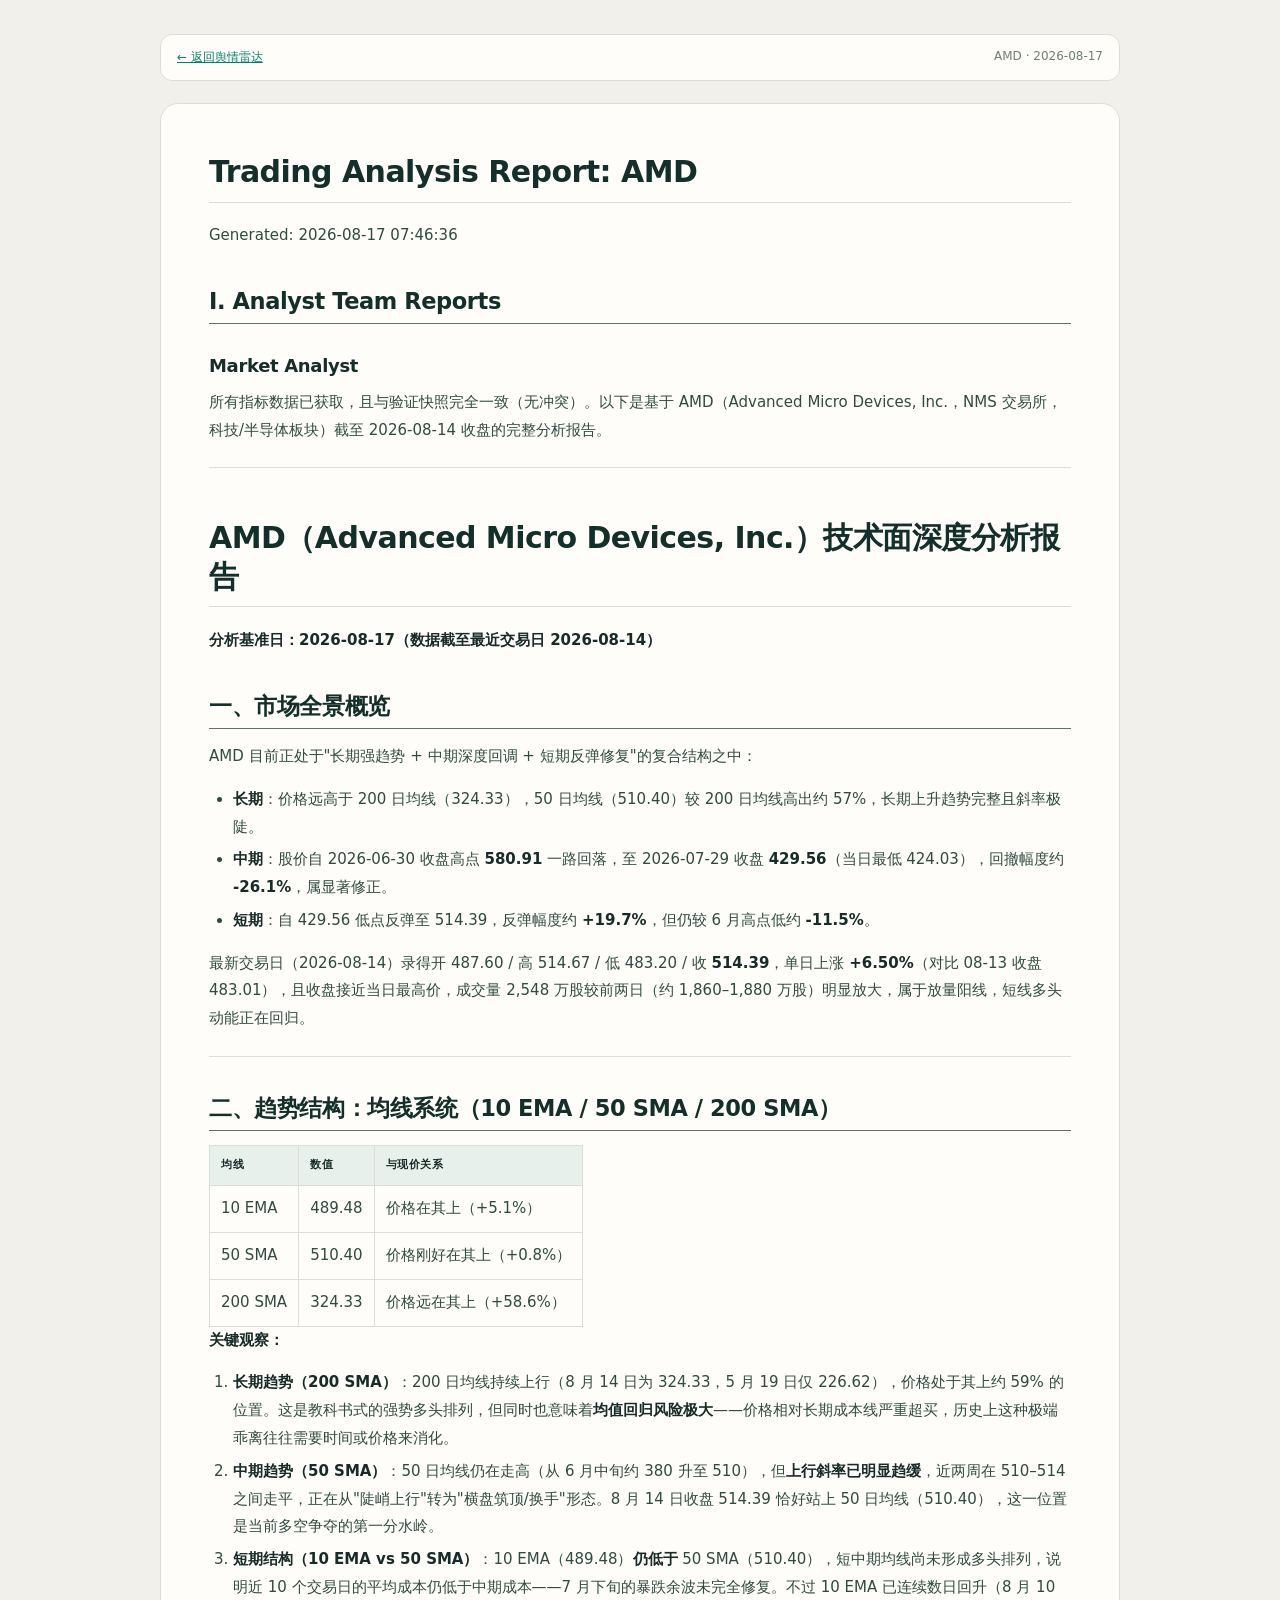
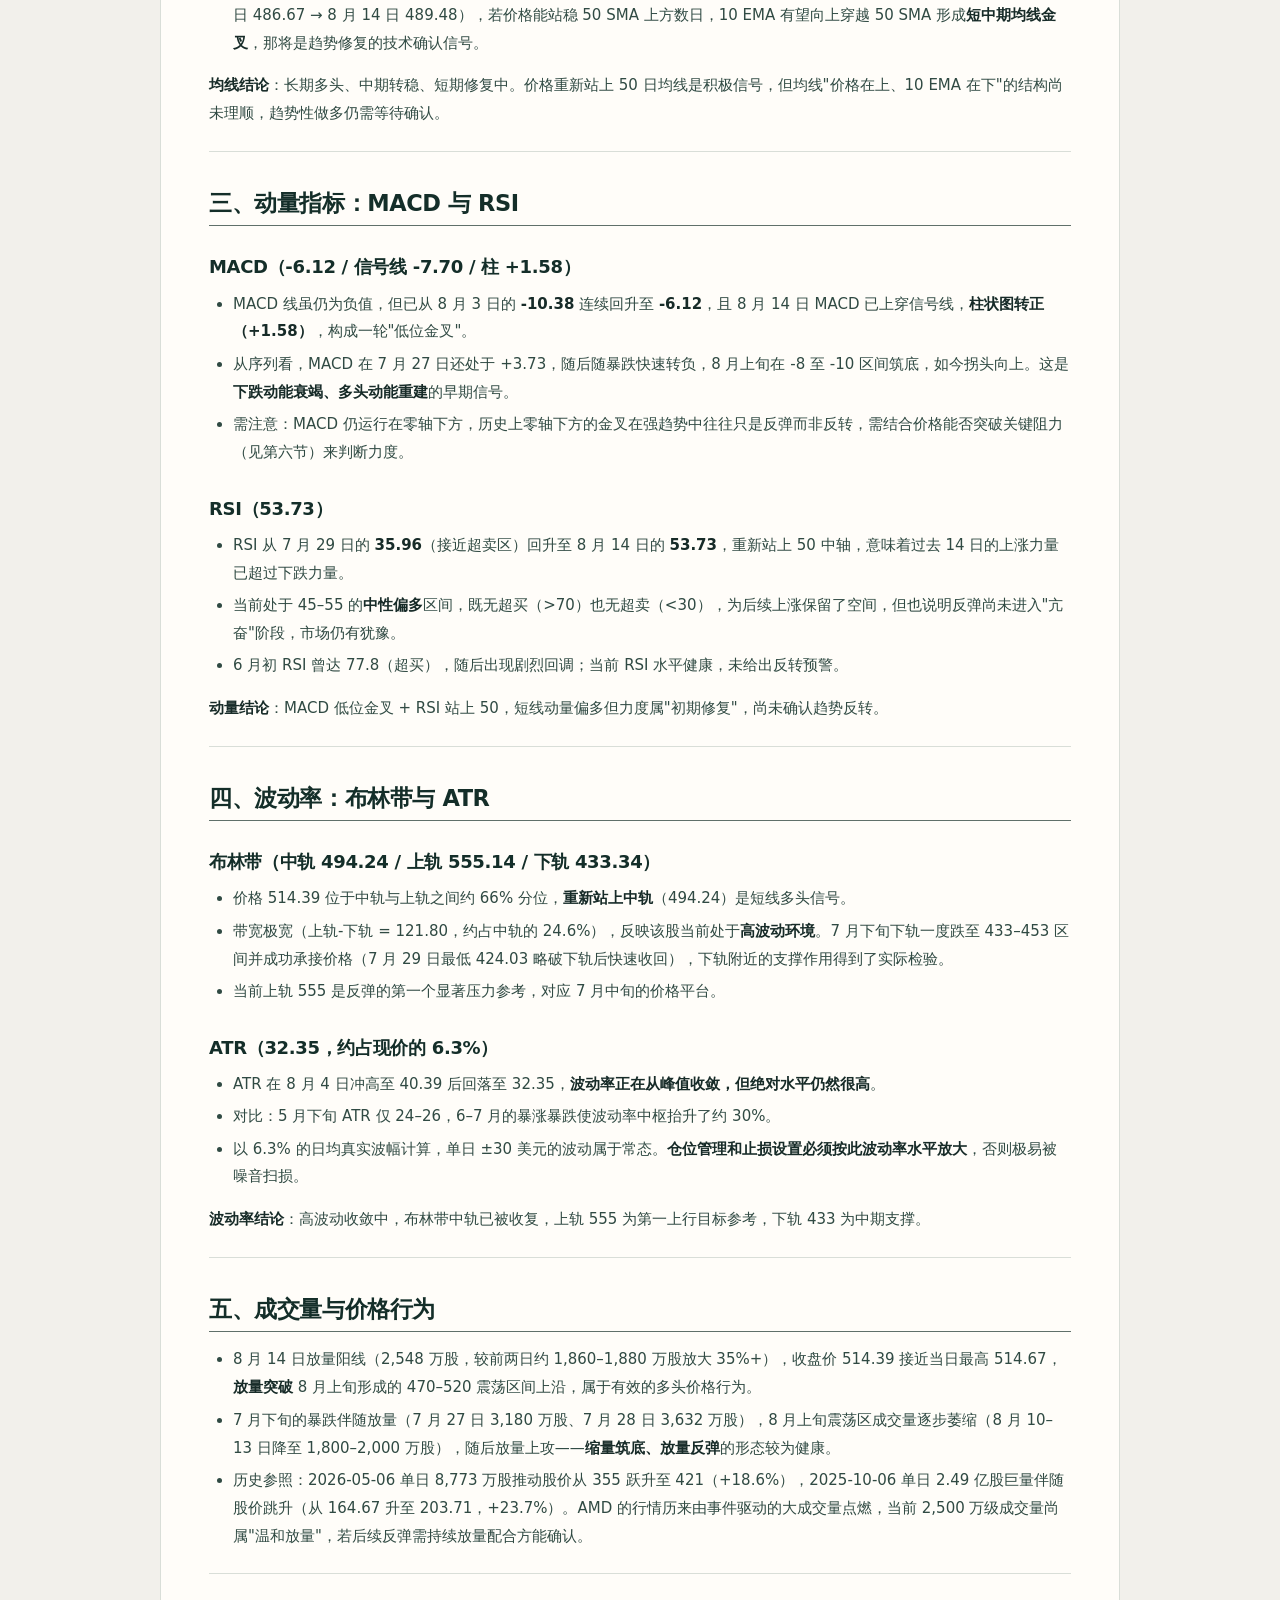
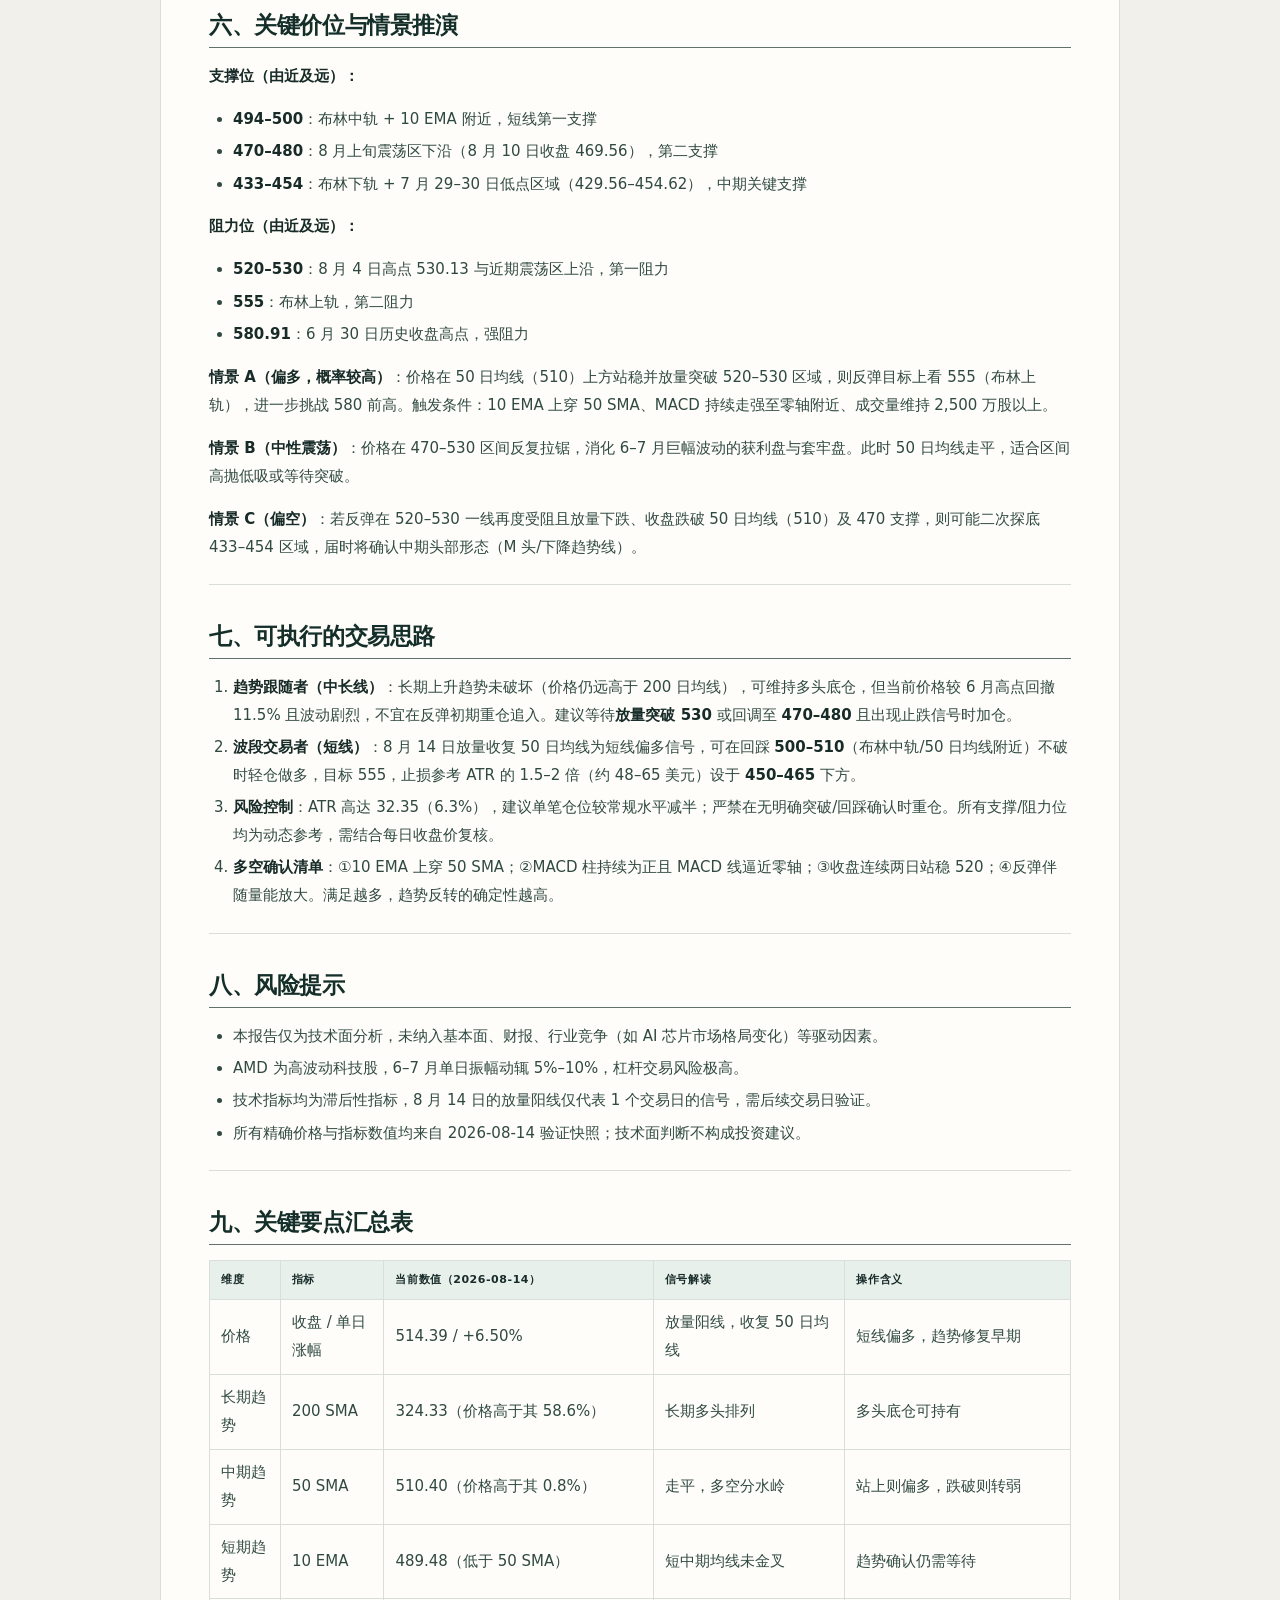
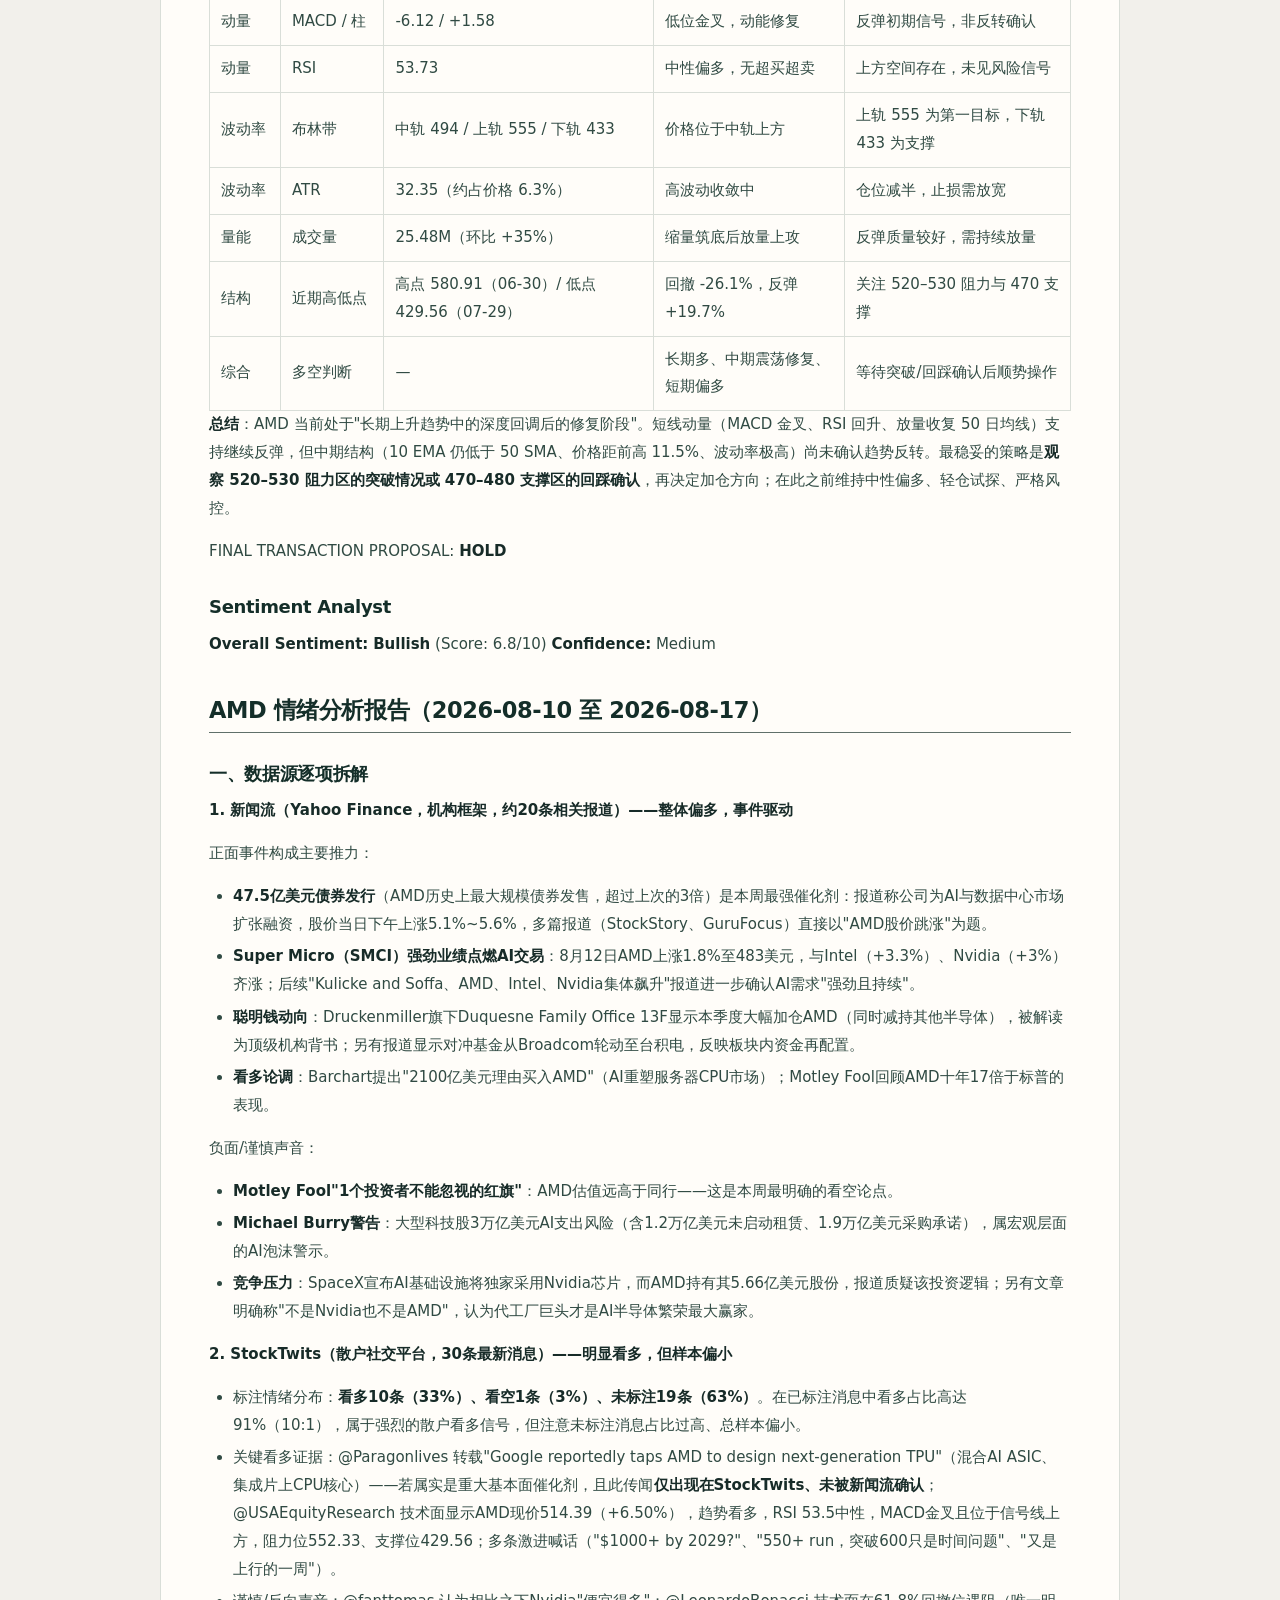
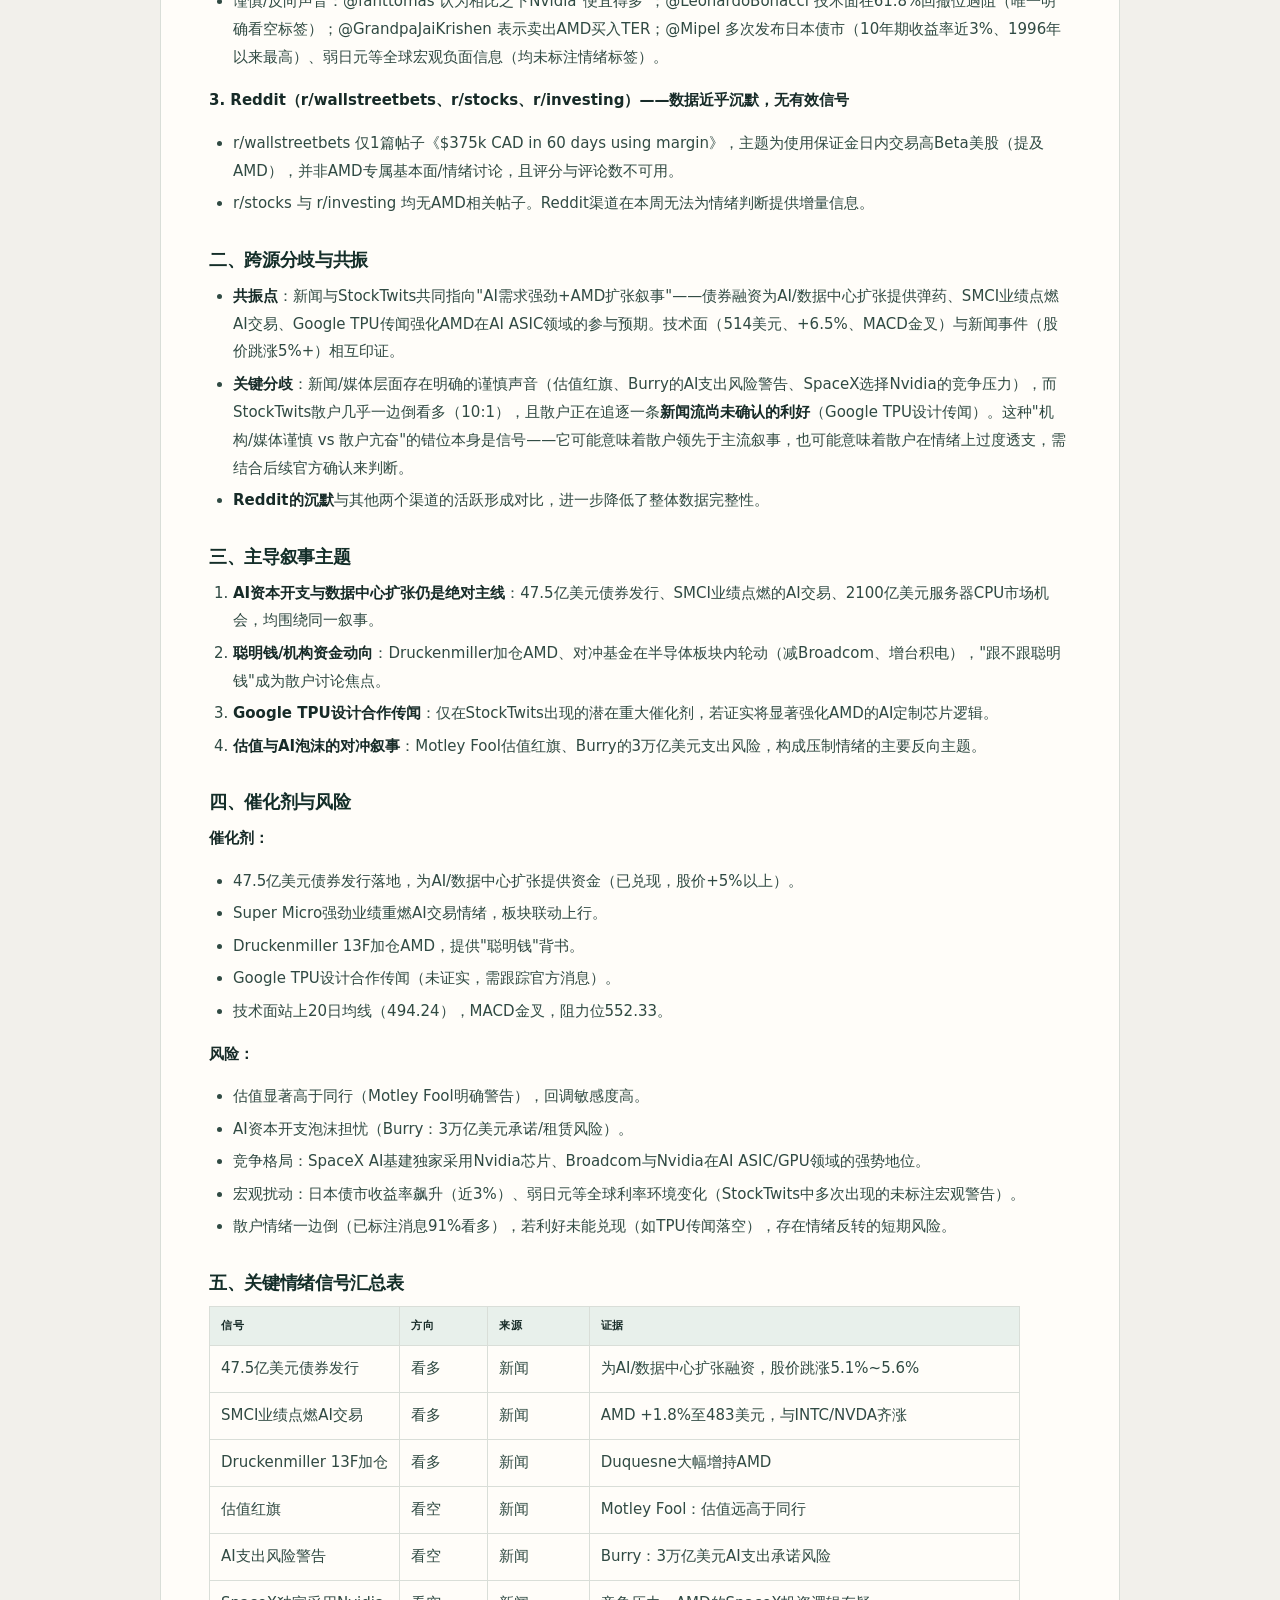
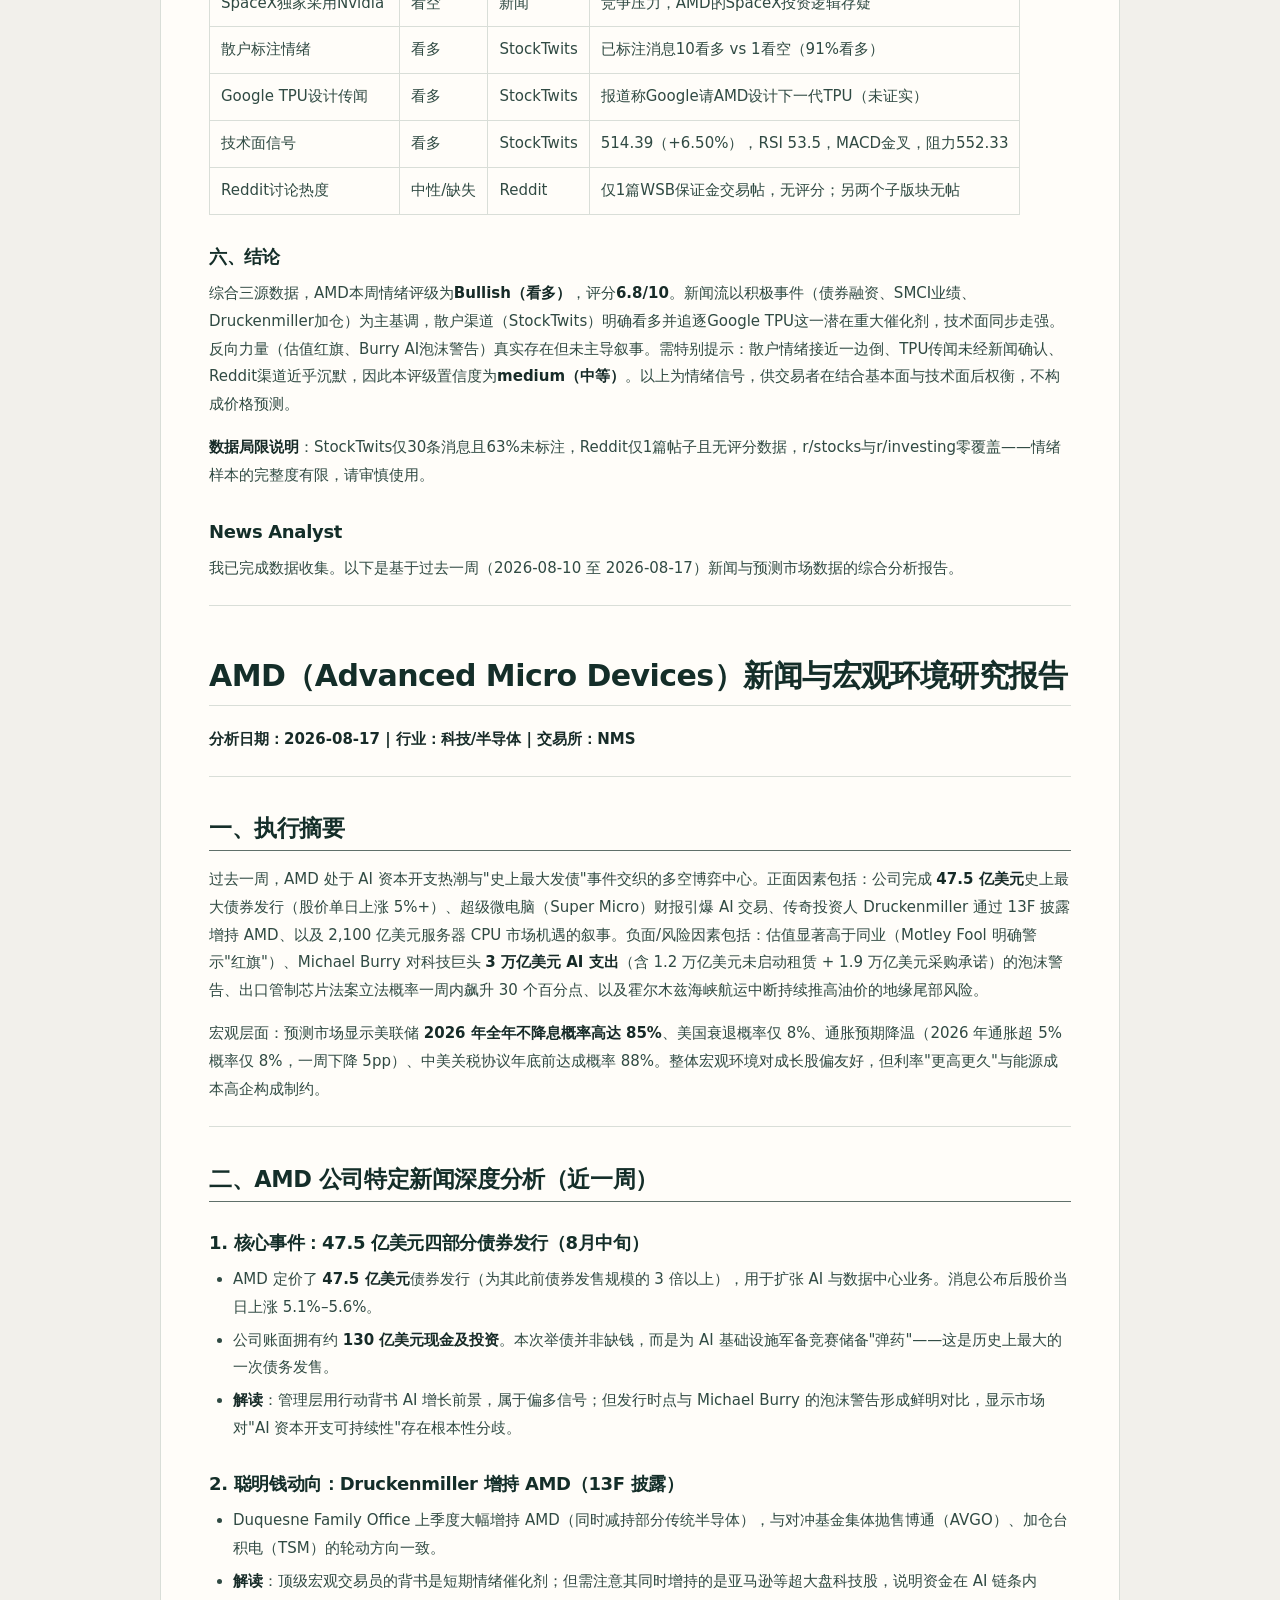
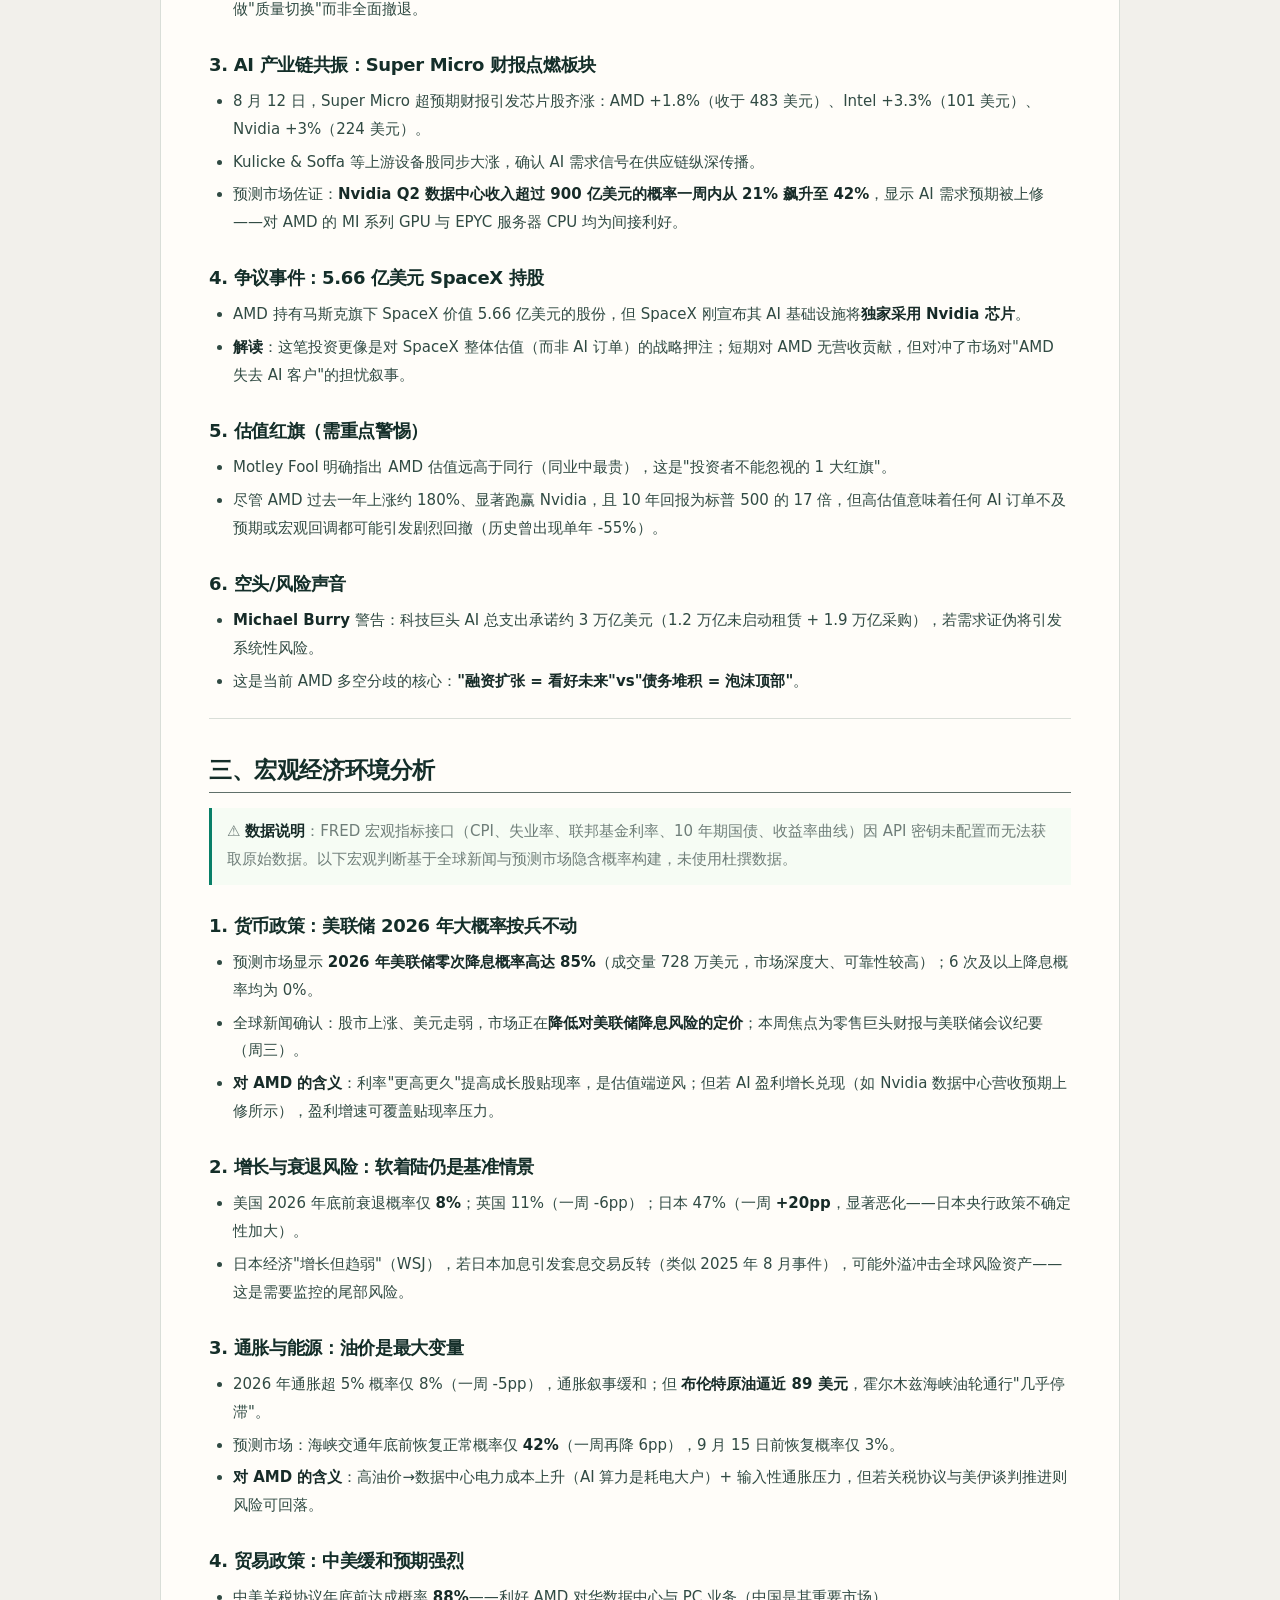
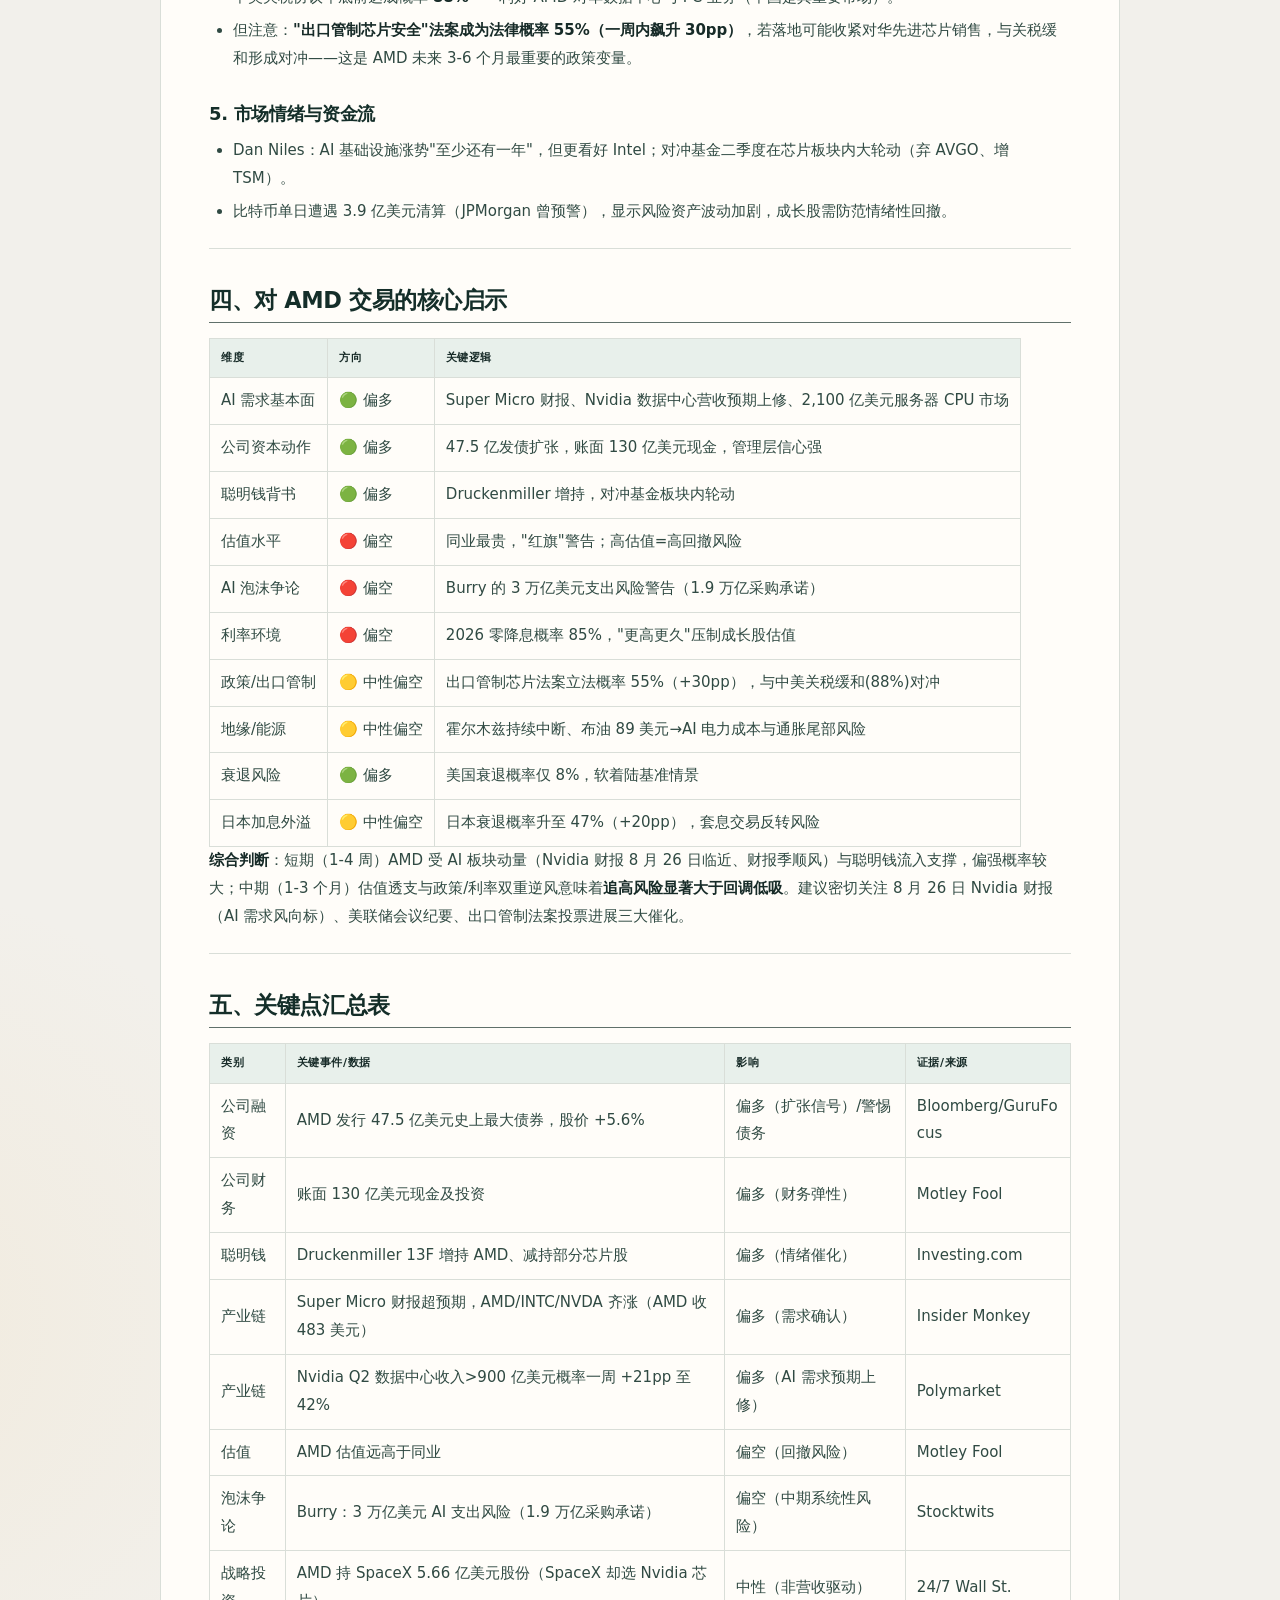
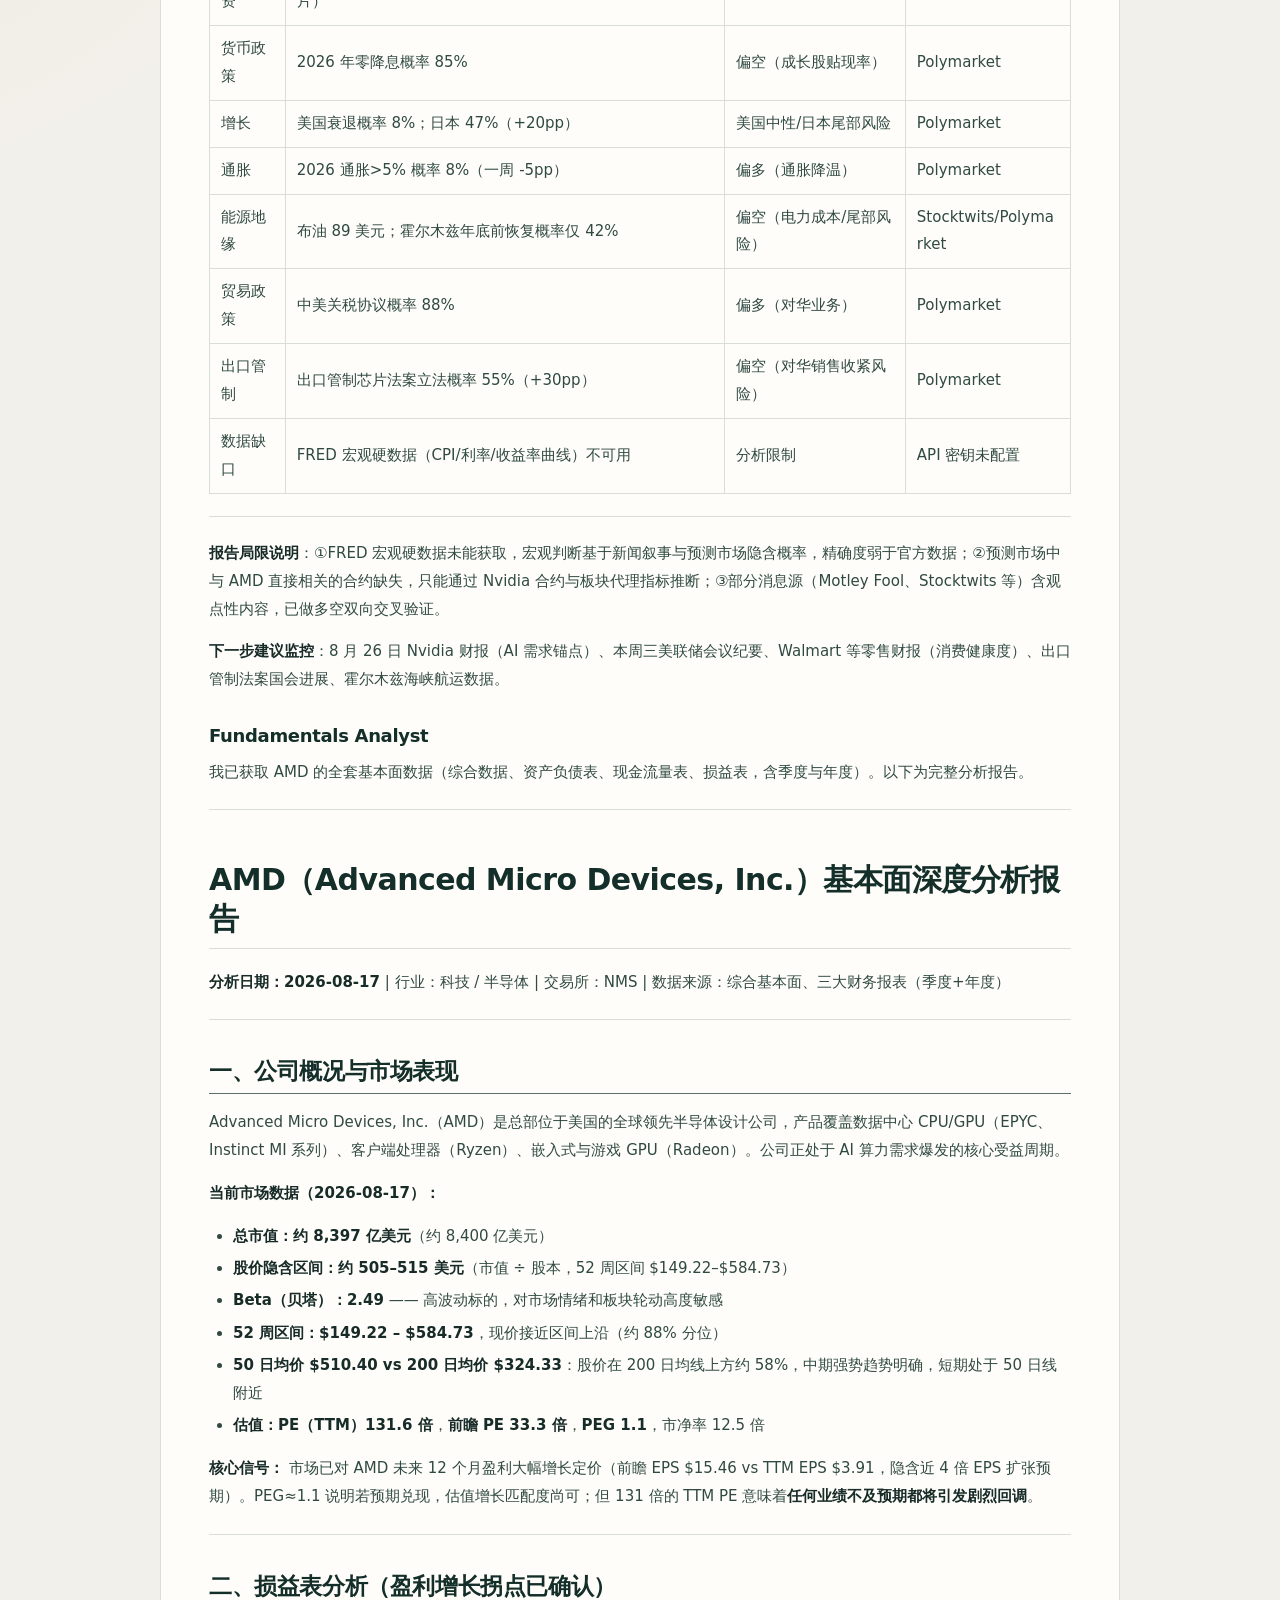
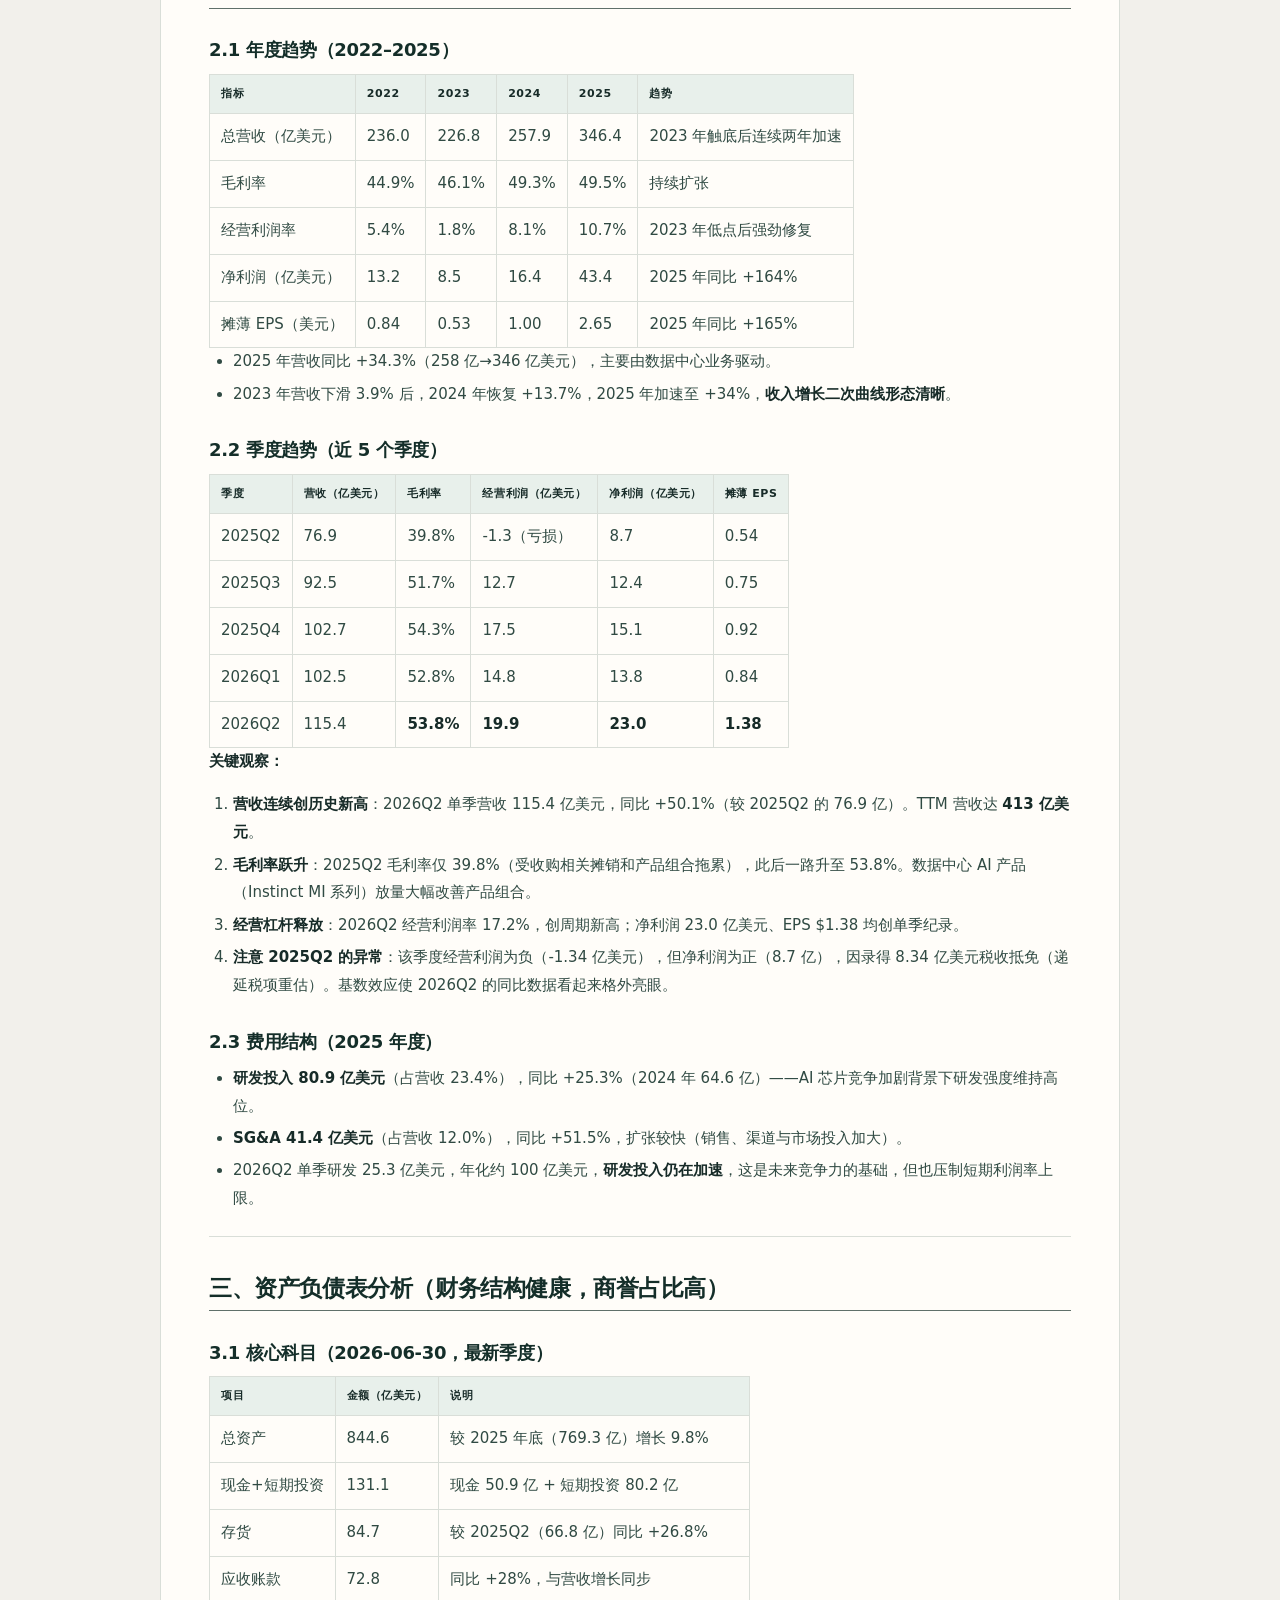
<file: site-dist/reports/AMD/2026-08-17/complete_report.html>
<!doctype html>
<html lang="zh-CN">
  <head>
    <meta charset="utf-8" />
    <meta name="viewport" content="width=device-width, initial-scale=1" />
    <meta name="description" content="AMD · 2026-08-17 · 完整报告" />
    <title>AMD · 2026-08-17 · 完整报告</title>
    <link rel="icon" href="../../../favicon.svg" type="image/svg+xml" />
    <link rel="stylesheet" href="../../../styles.css" />
  </head>
  <body class="report-page">
    <main class="standalone-report">
      <nav class="report-toolbar">
        <a href="../../../">← 返回舆情雷达</a>
        <span>AMD · 2026-08-17</span>
      </nav>
      <article class="markdown-body">
<h1>Trading Analysis Report: AMD</h1>
<p>Generated: 2026-08-17 07:46:36</p>
<h2>I. Analyst Team Reports</h2>
<h3>Market Analyst</h3>
<p>所有指标数据已获取，且与验证快照完全一致（无冲突）。以下是基于 AMD（Advanced Micro Devices, Inc.，NMS 交易所，科技/半导体板块）截至 2026-08-14 收盘的完整分析报告。</p>
<hr />
<h1>AMD（Advanced Micro Devices, Inc.）技术面深度分析报告</h1>
<p><strong>分析基准日：2026-08-17（数据截至最近交易日 2026-08-14）</strong></p>
<h2>一、市场全景概览</h2>
<p>AMD 目前正处于&quot;长期强趋势 + 中期深度回调 + 短期反弹修复&quot;的复合结构之中：</p>
<ul>
<li><strong>长期</strong>：价格远高于 200 日均线（324.33），50 日均线（510.40）较 200 日均线高出约 57%，长期上升趋势完整且斜率极陡。</li>
<li><strong>中期</strong>：股价自 2026-06-30 收盘高点 <strong>580.91</strong> 一路回落，至 2026-07-29 收盘 <strong>429.56</strong>（当日最低 424.03），回撤幅度约 <strong>-26.1%</strong>，属显著修正。</li>
<li><strong>短期</strong>：自 429.56 低点反弹至 514.39，反弹幅度约 <strong>+19.7%</strong>，但仍较 6 月高点低约 <strong>-11.5%</strong>。</li>
</ul>
<p>最新交易日（2026-08-14）录得开 487.60 / 高 514.67 / 低 483.20 / 收 <strong>514.39</strong>，单日上涨 <strong>+6.50%</strong>（对比 08-13 收盘 483.01），且收盘接近当日最高价，成交量 2,548 万股较前两日（约 1,860–1,880 万股）明显放大，属于放量阳线，短线多头动能正在回归。</p>
<hr />
<h2>二、趋势结构：均线系统（10 EMA / 50 SMA / 200 SMA）</h2>
<table>
<thead>
<tr>
<th>均线</th>
<th>数值</th>
<th>与现价关系</th>
</tr>
</thead>
<tbody>
<tr>
<td>10 EMA</td>
<td>489.48</td>
<td>价格在其上（+5.1%）</td>
</tr>
<tr>
<td>50 SMA</td>
<td>510.40</td>
<td>价格刚好在其上（+0.8%）</td>
</tr>
<tr>
<td>200 SMA</td>
<td>324.33</td>
<td>价格远在其上（+58.6%）</td>
</tr>
</tbody>
</table>
<p><strong>关键观察：</strong></p>
<ol>
<li><strong>长期趋势（200 SMA）</strong>：200 日均线持续上行（8 月 14 日为 324.33，5 月 19 日仅 226.62），价格处于其上约 59% 的位置。这是教科书式的强势多头排列，但同时也意味着<strong>均值回归风险极大</strong>——价格相对长期成本线严重超买，历史上这种极端乖离往往需要时间或价格来消化。</li>
<li><strong>中期趋势（50 SMA）</strong>：50 日均线仍在走高（从 6 月中旬约 380 升至 510），但<strong>上行斜率已明显趋缓</strong>，近两周在 510–514 之间走平，正在从&quot;陡峭上行&quot;转为&quot;横盘筑顶/换手&quot;形态。8 月 14 日收盘 514.39 恰好站上 50 日均线（510.40），这一位置是当前多空争夺的第一分水岭。</li>
<li><strong>短期结构（10 EMA vs 50 SMA）</strong>：10 EMA（489.48）<strong>仍低于</strong> 50 SMA（510.40），短中期均线尚未形成多头排列，说明近 10 个交易日的平均成本仍低于中期成本——7 月下旬的暴跌余波未完全修复。不过 10 EMA 已连续数日回升（8 月 10 日 486.67 → 8 月 14 日 489.48），若价格能站稳 50 SMA 上方数日，10 EMA 有望向上穿越 50 SMA 形成<strong>短中期均线金叉</strong>，那将是趋势修复的技术确认信号。</li>
</ol>
<p><strong>均线结论</strong>：长期多头、中期转稳、短期修复中。价格重新站上 50 日均线是积极信号，但均线&quot;价格在上、10 EMA 在下&quot;的结构尚未理顺，趋势性做多仍需等待确认。</p>
<hr />
<h2>三、动量指标：MACD 与 RSI</h2>
<h3>MACD（-6.12 / 信号线 -7.70 / 柱 +1.58）</h3>
<ul>
<li>MACD 线虽仍为负值，但已从 8 月 3 日的 <strong>-10.38</strong> 连续回升至 <strong>-6.12</strong>，且 8 月 14 日 MACD 已上穿信号线，<strong>柱状图转正（+1.58）</strong>，构成一轮&quot;低位金叉&quot;。</li>
<li>从序列看，MACD 在 7 月 27 日还处于 +3.73，随后随暴跌快速转负，8 月上旬在 -8 至 -10 区间筑底，如今拐头向上。这是<strong>下跌动能衰竭、多头动能重建</strong>的早期信号。</li>
<li>需注意：MACD 仍运行在零轴下方，历史上零轴下方的金叉在强趋势中往往只是反弹而非反转，需结合价格能否突破关键阻力（见第六节）来判断力度。</li>
</ul>
<h3>RSI（53.73）</h3>
<ul>
<li>RSI 从 7 月 29 日的 <strong>35.96</strong>（接近超卖区）回升至 8 月 14 日的 <strong>53.73</strong>，重新站上 50 中轴，意味着过去 14 日的上涨力量已超过下跌力量。</li>
<li>当前处于 45–55 的<strong>中性偏多</strong>区间，既无超买（&gt;70）也无超卖（&lt;30），为后续上涨保留了空间，但也说明反弹尚未进入&quot;亢奋&quot;阶段，市场仍有犹豫。</li>
<li>6 月初 RSI 曾达 77.8（超买），随后出现剧烈回调；当前 RSI 水平健康，未给出反转预警。</li>
</ul>
<p><strong>动量结论</strong>：MACD 低位金叉 + RSI 站上 50，短线动量偏多但力度属&quot;初期修复&quot;，尚未确认趋势反转。</p>
<hr />
<h2>四、波动率：布林带与 ATR</h2>
<h3>布林带（中轨 494.24 / 上轨 555.14 / 下轨 433.34）</h3>
<ul>
<li>价格 514.39 位于中轨与上轨之间约 66% 分位，<strong>重新站上中轨</strong>（494.24）是短线多头信号。</li>
<li>带宽极宽（上轨-下轨 = 121.80，约占中轨的 24.6%），反映该股当前处于<strong>高波动环境</strong>。7 月下旬下轨一度跌至 433–453 区间并成功承接价格（7 月 29 日最低 424.03 略破下轨后快速收回），下轨附近的支撑作用得到了实际检验。</li>
<li>当前上轨 555 是反弹的第一个显著压力参考，对应 7 月中旬的价格平台。</li>
</ul>
<h3>ATR（32.35，约占现价的 6.3%）</h3>
<ul>
<li>ATR 在 8 月 4 日冲高至 40.39 后回落至 32.35，<strong>波动率正在从峰值收敛，但绝对水平仍然很高</strong>。</li>
<li>对比：5 月下旬 ATR 仅 24–26，6–7 月的暴涨暴跌使波动率中枢抬升了约 30%。</li>
<li>以 6.3% 的日均真实波幅计算，单日 ±30 美元的波动属于常态。<strong>仓位管理和止损设置必须按此波动率水平放大</strong>，否则极易被噪音扫损。</li>
</ul>
<p><strong>波动率结论</strong>：高波动收敛中，布林带中轨已被收复，上轨 555 为第一上行目标参考，下轨 433 为中期支撑。</p>
<hr />
<h2>五、成交量与价格行为</h2>
<ul>
<li>8 月 14 日放量阳线（2,548 万股，较前两日约 1,860–1,880 万股放大 35%+），收盘价 514.39 接近当日最高 514.67，<strong>放量突破</strong> 8 月上旬形成的 470–520 震荡区间上沿，属于有效的多头价格行为。</li>
<li>7 月下旬的暴跌伴随放量（7 月 27 日 3,180 万股、7 月 28 日 3,632 万股），8 月上旬震荡区成交量逐步萎缩（8 月 10–13 日降至 1,800–2,000 万股），随后放量上攻——<strong>缩量筑底、放量反弹</strong>的形态较为健康。</li>
<li>历史参照：2026-05-06 单日 8,773 万股推动股价从 355 跃升至 421（+18.6%），2025-10-06 单日 2.49 亿股巨量伴随股价跳升（从 164.67 升至 203.71，+23.7%）。AMD 的行情历来由事件驱动的大成交量点燃，当前 2,500 万级成交量尚属&quot;温和放量&quot;，若后续反弹需持续放量配合方能确认。</li>
</ul>
<hr />
<h2>六、关键价位与情景推演</h2>
<p><strong>支撑位（由近及远）：</strong></p>
<ul>
<li><strong>494–500</strong>：布林中轨 + 10 EMA 附近，短线第一支撑</li>
<li><strong>470–480</strong>：8 月上旬震荡区下沿（8 月 10 日收盘 469.56），第二支撑</li>
<li><strong>433–454</strong>：布林下轨 + 7 月 29–30 日低点区域（429.56–454.62），中期关键支撑</li>
</ul>
<p><strong>阻力位（由近及远）：</strong></p>
<ul>
<li><strong>520–530</strong>：8 月 4 日高点 530.13 与近期震荡区上沿，第一阻力</li>
<li><strong>555</strong>：布林上轨，第二阻力</li>
<li><strong>580.91</strong>：6 月 30 日历史收盘高点，强阻力</li>
</ul>
<p><strong>情景 A（偏多，概率较高）</strong>：价格在 50 日均线（510）上方站稳并放量突破 520–530 区域，则反弹目标上看 555（布林上轨），进一步挑战 580 前高。触发条件：10 EMA 上穿 50 SMA、MACD 持续走强至零轴附近、成交量维持 2,500 万股以上。</p>
<p><strong>情景 B（中性震荡）</strong>：价格在 470–530 区间反复拉锯，消化 6–7 月巨幅波动的获利盘与套牢盘。此时 50 日均线走平，适合区间高抛低吸或等待突破。</p>
<p><strong>情景 C（偏空）</strong>：若反弹在 520–530 一线再度受阻且放量下跌、收盘跌破 50 日均线（510）及 470 支撑，则可能二次探底 433–454 区域，届时将确认中期头部形态（M 头/下降趋势线）。</p>
<hr />
<h2>七、可执行的交易思路</h2>
<ol>
<li><strong>趋势跟随者（中长线）</strong>：长期上升趋势未破坏（价格仍远高于 200 日均线），可维持多头底仓，但当前价格较 6 月高点回撤 11.5% 且波动剧烈，不宜在反弹初期重仓追入。建议等待<strong>放量突破 530</strong> 或回调至 <strong>470–480</strong> 且出现止跌信号时加仓。</li>
<li><strong>波段交易者（短线）</strong>：8 月 14 日放量收复 50 日均线为短线偏多信号，可在回踩 <strong>500–510</strong>（布林中轨/50 日均线附近）不破时轻仓做多，目标 555，止损参考 ATR 的 1.5–2 倍（约 48–65 美元）设于 <strong>450–465</strong> 下方。</li>
<li><strong>风险控制</strong>：ATR 高达 32.35（6.3%），建议单笔仓位较常规水平减半；严禁在无明确突破/回踩确认时重仓。所有支撑/阻力位均为动态参考，需结合每日收盘价复核。</li>
<li><strong>多空确认清单</strong>：①10 EMA 上穿 50 SMA；②MACD 柱持续为正且 MACD 线逼近零轴；③收盘连续两日站稳 520；④反弹伴随量能放大。满足越多，趋势反转的确定性越高。</li>
</ol>
<hr />
<h2>八、风险提示</h2>
<ul>
<li>本报告仅为技术面分析，未纳入基本面、财报、行业竞争（如 AI 芯片市场格局变化）等驱动因素。</li>
<li>AMD 为高波动科技股，6–7 月单日振幅动辄 5%–10%，杠杆交易风险极高。</li>
<li>技术指标均为滞后性指标，8 月 14 日的放量阳线仅代表 1 个交易日的信号，需后续交易日验证。</li>
<li>所有精确价格与指标数值均来自 2026-08-14 验证快照；技术面判断不构成投资建议。</li>
</ul>
<hr />
<h2>九、关键要点汇总表</h2>
<table>
<thead>
<tr>
<th>维度</th>
<th>指标</th>
<th>当前数值（2026-08-14）</th>
<th>信号解读</th>
<th>操作含义</th>
</tr>
</thead>
<tbody>
<tr>
<td>价格</td>
<td>收盘 / 单日涨幅</td>
<td>514.39 / +6.50%</td>
<td>放量阳线，收复 50 日均线</td>
<td>短线偏多，趋势修复早期</td>
</tr>
<tr>
<td>长期趋势</td>
<td>200 SMA</td>
<td>324.33（价格高于其 58.6%）</td>
<td>长期多头排列</td>
<td>多头底仓可持有</td>
</tr>
<tr>
<td>中期趋势</td>
<td>50 SMA</td>
<td>510.40（价格高于其 0.8%）</td>
<td>走平，多空分水岭</td>
<td>站上则偏多，跌破则转弱</td>
</tr>
<tr>
<td>短期趋势</td>
<td>10 EMA</td>
<td>489.48（低于 50 SMA）</td>
<td>短中期均线未金叉</td>
<td>趋势确认仍需等待</td>
</tr>
<tr>
<td>动量</td>
<td>MACD / 柱</td>
<td>-6.12 / +1.58</td>
<td>低位金叉，动能修复</td>
<td>反弹初期信号，非反转确认</td>
</tr>
<tr>
<td>动量</td>
<td>RSI</td>
<td>53.73</td>
<td>中性偏多，无超买超卖</td>
<td>上方空间存在，未见风险信号</td>
</tr>
<tr>
<td>波动率</td>
<td>布林带</td>
<td>中轨 494 / 上轨 555 / 下轨 433</td>
<td>价格位于中轨上方</td>
<td>上轨 555 为第一目标，下轨 433 为支撑</td>
</tr>
<tr>
<td>波动率</td>
<td>ATR</td>
<td>32.35（约占价格 6.3%）</td>
<td>高波动收敛中</td>
<td>仓位减半，止损需放宽</td>
</tr>
<tr>
<td>量能</td>
<td>成交量</td>
<td>25.48M（环比 +35%）</td>
<td>缩量筑底后放量上攻</td>
<td>反弹质量较好，需持续放量</td>
</tr>
<tr>
<td>结构</td>
<td>近期高低点</td>
<td>高点 580.91（06-30）/ 低点 429.56（07-29）</td>
<td>回撤 -26.1%，反弹 +19.7%</td>
<td>关注 520–530 阻力与 470 支撑</td>
</tr>
<tr>
<td>综合</td>
<td>多空判断</td>
<td>—</td>
<td>长期多、中期震荡修复、短期偏多</td>
<td>等待突破/回踩确认后顺势操作</td>
</tr>
</tbody>
</table>
<p><strong>总结</strong>：AMD 当前处于&quot;长期上升趋势中的深度回调后的修复阶段&quot;。短线动量（MACD 金叉、RSI 回升、放量收复 50 日均线）支持继续反弹，但中期结构（10 EMA 仍低于 50 SMA、价格距前高 11.5%、波动率极高）尚未确认趋势反转。最稳妥的策略是<strong>观察 520–530 阻力区的突破情况或 470–480 支撑区的回踩确认</strong>，再决定加仓方向；在此之前维持中性偏多、轻仓试探、严格风控。</p>
<p>FINAL TRANSACTION PROPOSAL: <strong>HOLD</strong></p>
<h3>Sentiment Analyst</h3>
<p><strong>Overall Sentiment:</strong> <strong>Bullish</strong> (Score: 6.8/10)
<strong>Confidence:</strong> Medium</p>
<h2>AMD 情绪分析报告（2026-08-10 至 2026-08-17）</h2>
<h3>一、数据源逐项拆解</h3>
<p><strong>1. 新闻流（Yahoo Finance，机构框架，约20条相关报道）——整体偏多，事件驱动</strong></p>
<p>正面事件构成主要推力：</p>
<ul>
<li><strong>47.5亿美元债券发行</strong>（AMD历史上最大规模债券发售，超过上次的3倍）是本周最强催化剂：报道称公司为AI与数据中心市场扩张融资，股价当日下午上涨5.1%~5.6%，多篇报道（StockStory、GuruFocus）直接以&quot;AMD股价跳涨&quot;为题。</li>
<li><strong>Super Micro（SMCI）强劲业绩点燃AI交易</strong>：8月12日AMD上涨1.8%至483美元，与Intel（+3.3%）、Nvidia（+3%）齐涨；后续&quot;Kulicke and Soffa、AMD、Intel、Nvidia集体飙升&quot;报道进一步确认AI需求&quot;强劲且持续&quot;。</li>
<li><strong>聪明钱动向</strong>：Druckenmiller旗下Duquesne Family Office 13F显示本季度大幅加仓AMD（同时减持其他半导体），被解读为顶级机构背书；另有报道显示对冲基金从Broadcom轮动至台积电，反映板块内资金再配置。</li>
<li><strong>看多论调</strong>：Barchart提出&quot;2100亿美元理由买入AMD&quot;（AI重塑服务器CPU市场）；Motley Fool回顾AMD十年17倍于标普的表现。</li>
</ul>
<p>负面/谨慎声音：</p>
<ul>
<li><strong>Motley Fool&quot;1个投资者不能忽视的红旗&quot;</strong>：AMD估值远高于同行——这是本周最明确的看空论点。</li>
<li><strong>Michael Burry警告</strong>：大型科技股3万亿美元AI支出风险（含1.2万亿美元未启动租赁、1.9万亿美元采购承诺），属宏观层面的AI泡沫警示。</li>
<li><strong>竞争压力</strong>：SpaceX宣布AI基础设施将独家采用Nvidia芯片，而AMD持有其5.66亿美元股份，报道质疑该投资逻辑；另有文章明确称&quot;不是Nvidia也不是AMD&quot;，认为代工厂巨头才是AI半导体繁荣最大赢家。</li>
</ul>
<p><strong>2. StockTwits（散户社交平台，30条最新消息）——明显看多，但样本偏小</strong></p>
<ul>
<li>标注情绪分布：<strong>看多10条（33%）、看空1条（3%）、未标注19条（63%）</strong>。在已标注消息中看多占比高达91%（10:1），属于强烈的散户看多信号，但注意未标注消息占比过高、总样本偏小。</li>
<li>关键看多证据：@Paragonlives 转载&quot;Google reportedly taps AMD to design next-generation TPU&quot;（混合AI ASIC、集成片上CPU核心）——若属实是重大基本面催化剂，且此传闻<strong>仅出现在StockTwits、未被新闻流确认</strong>；@USAEquityResearch 技术面显示AMD现价514.39（+6.50%），趋势看多，RSI 53.5中性，MACD金叉且位于信号线上方，阻力位552.33、支撑位429.56；多条激进喊话（&quot;$1000+ by 2029?&quot;、&quot;550+ run，突破600只是时间问题&quot;、&quot;又是上行的一周&quot;）。</li>
<li>谨慎/反向声音：@fanttomas 认为相比之下Nvidia&quot;便宜得多&quot;；@LeonardoBonacci 技术面在61.8%回撤位遇阻（唯一明确看空标签）；@GrandpaJaiKrishen 表示卖出AMD买入TER；@Mipel 多次发布日本债市（10年期收益率近3%、1996年以来最高）、弱日元等全球宏观负面信息（均未标注情绪标签）。</li>
</ul>
<p><strong>3. Reddit（r/wallstreetbets、r/stocks、r/investing）——数据近乎沉默，无有效信号</strong></p>
<ul>
<li>r/wallstreetbets 仅1篇帖子《$375k CAD in 60 days using margin》，主题为使用保证金日内交易高Beta美股（提及AMD），并非AMD专属基本面/情绪讨论，且评分与评论数不可用。</li>
<li>r/stocks 与 r/investing 均无AMD相关帖子。Reddit渠道在本周无法为情绪判断提供增量信息。</li>
</ul>
<h3>二、跨源分歧与共振</h3>
<ul>
<li><strong>共振点</strong>：新闻与StockTwits共同指向&quot;AI需求强劲+AMD扩张叙事&quot;——债券融资为AI/数据中心扩张提供弹药、SMCI业绩点燃AI交易、Google TPU传闻强化AMD在AI ASIC领域的参与预期。技术面（514美元、+6.5%、MACD金叉）与新闻事件（股价跳涨5%+）相互印证。</li>
<li><strong>关键分歧</strong>：新闻/媒体层面存在明确的谨慎声音（估值红旗、Burry的AI支出风险警告、SpaceX选择Nvidia的竞争压力），而StockTwits散户几乎一边倒看多（10:1），且散户正在追逐一条<strong>新闻流尚未确认的利好</strong>（Google TPU设计传闻）。这种&quot;机构/媒体谨慎 vs 散户亢奋&quot;的错位本身是信号——它可能意味着散户领先于主流叙事，也可能意味着散户在情绪上过度透支，需结合后续官方确认来判断。</li>
<li><strong>Reddit的沉默</strong>与其他两个渠道的活跃形成对比，进一步降低了整体数据完整性。</li>
</ul>
<h3>三、主导叙事主题</h3>
<ol>
<li><strong>AI资本开支与数据中心扩张仍是绝对主线</strong>：47.5亿美元债券发行、SMCI业绩点燃的AI交易、2100亿美元服务器CPU市场机会，均围绕同一叙事。</li>
<li><strong>聪明钱/机构资金动向</strong>：Druckenmiller加仓AMD、对冲基金在半导体板块内轮动（减Broadcom、增台积电），&quot;跟不跟聪明钱&quot;成为散户讨论焦点。</li>
<li><strong>Google TPU设计合作传闻</strong>：仅在StockTwits出现的潜在重大催化剂，若证实将显著强化AMD的AI定制芯片逻辑。</li>
<li><strong>估值与AI泡沫的对冲叙事</strong>：Motley Fool估值红旗、Burry的3万亿美元支出风险，构成压制情绪的主要反向主题。</li>
</ol>
<h3>四、催化剂与风险</h3>
<p><strong>催化剂：</strong></p>
<ul>
<li>47.5亿美元债券发行落地，为AI/数据中心扩张提供资金（已兑现，股价+5%以上）。</li>
<li>Super Micro强劲业绩重燃AI交易情绪，板块联动上行。</li>
<li>Druckenmiller 13F加仓AMD，提供&quot;聪明钱&quot;背书。</li>
<li>Google TPU设计合作传闻（未证实，需跟踪官方消息）。</li>
<li>技术面站上20日均线（494.24），MACD金叉，阻力位552.33。</li>
</ul>
<p><strong>风险：</strong></p>
<ul>
<li>估值显著高于同行（Motley Fool明确警告），回调敏感度高。</li>
<li>AI资本开支泡沫担忧（Burry：3万亿美元承诺/租赁风险）。</li>
<li>竞争格局：SpaceX AI基建独家采用Nvidia芯片、Broadcom与Nvidia在AI ASIC/GPU领域的强势地位。</li>
<li>宏观扰动：日本债市收益率飙升（近3%）、弱日元等全球利率环境变化（StockTwits中多次出现的未标注宏观警告）。</li>
<li>散户情绪一边倒（已标注消息91%看多），若利好未能兑现（如TPU传闻落空），存在情绪反转的短期风险。</li>
</ul>
<h3>五、关键情绪信号汇总表</h3>
<table>
<thead>
<tr>
<th>信号</th>
<th>方向</th>
<th>来源</th>
<th>证据</th>
</tr>
</thead>
<tbody>
<tr>
<td>47.5亿美元债券发行</td>
<td>看多</td>
<td>新闻</td>
<td>为AI/数据中心扩张融资，股价跳涨5.1%~5.6%</td>
</tr>
<tr>
<td>SMCI业绩点燃AI交易</td>
<td>看多</td>
<td>新闻</td>
<td>AMD +1.8%至483美元，与INTC/NVDA齐涨</td>
</tr>
<tr>
<td>Druckenmiller 13F加仓</td>
<td>看多</td>
<td>新闻</td>
<td>Duquesne大幅增持AMD</td>
</tr>
<tr>
<td>估值红旗</td>
<td>看空</td>
<td>新闻</td>
<td>Motley Fool：估值远高于同行</td>
</tr>
<tr>
<td>AI支出风险警告</td>
<td>看空</td>
<td>新闻</td>
<td>Burry：3万亿美元AI支出承诺风险</td>
</tr>
<tr>
<td>SpaceX独家采用Nvidia</td>
<td>看空</td>
<td>新闻</td>
<td>竞争压力，AMD的SpaceX投资逻辑存疑</td>
</tr>
<tr>
<td>散户标注情绪</td>
<td>看多</td>
<td>StockTwits</td>
<td>已标注消息10看多 vs 1看空（91%看多）</td>
</tr>
<tr>
<td>Google TPU设计传闻</td>
<td>看多</td>
<td>StockTwits</td>
<td>报道称Google请AMD设计下一代TPU（未证实）</td>
</tr>
<tr>
<td>技术面信号</td>
<td>看多</td>
<td>StockTwits</td>
<td>514.39（+6.50%），RSI 53.5，MACD金叉，阻力552.33</td>
</tr>
<tr>
<td>Reddit讨论热度</td>
<td>中性/缺失</td>
<td>Reddit</td>
<td>仅1篇WSB保证金交易帖，无评分；另两个子版块无帖</td>
</tr>
</tbody>
</table>
<h3>六、结论</h3>
<p>综合三源数据，AMD本周情绪评级为<strong>Bullish（看多）</strong>，评分<strong>6.8/10</strong>。新闻流以积极事件（债券融资、SMCI业绩、Druckenmiller加仓）为主基调，散户渠道（StockTwits）明确看多并追逐Google TPU这一潜在重大催化剂，技术面同步走强。反向力量（估值红旗、Burry AI泡沫警告）真实存在但未主导叙事。需特别提示：散户情绪接近一边倒、TPU传闻未经新闻确认、Reddit渠道近乎沉默，因此本评级置信度为<strong>medium（中等）</strong>。以上为情绪信号，供交易者在结合基本面与技术面后权衡，不构成价格预测。</p>
<p><strong>数据局限说明</strong>：StockTwits仅30条消息且63%未标注，Reddit仅1篇帖子且无评分数据，r/stocks与r/investing零覆盖——情绪样本的完整度有限，请审慎使用。</p>
<h3>News Analyst</h3>
<p>我已完成数据收集。以下是基于过去一周（2026-08-10 至 2026-08-17）新闻与预测市场数据的综合分析报告。</p>
<hr />
<h1>AMD（Advanced Micro Devices）新闻与宏观环境研究报告</h1>
<p><strong>分析日期：2026-08-17 | 行业：科技/半导体 | 交易所：NMS</strong></p>
<hr />
<h2>一、执行摘要</h2>
<p>过去一周，AMD 处于 AI 资本开支热潮与&quot;史上最大发债&quot;事件交织的多空博弈中心。正面因素包括：公司完成 <strong>47.5 亿美元</strong>史上最大债券发行（股价单日上涨 5%+）、超级微电脑（Super Micro）财报引爆 AI 交易、传奇投资人 Druckenmiller 通过 13F 披露增持 AMD、以及 2,100 亿美元服务器 CPU 市场机遇的叙事。负面/风险因素包括：估值显著高于同业（Motley Fool 明确警示&quot;红旗&quot;）、Michael Burry 对科技巨头 <strong>3 万亿美元 AI 支出</strong>（含 1.2 万亿美元未启动租赁 + 1.9 万亿美元采购承诺）的泡沫警告、出口管制芯片法案立法概率一周内飙升 30 个百分点、以及霍尔木兹海峡航运中断持续推高油价的地缘尾部风险。</p>
<p>宏观层面：预测市场显示美联储 <strong>2026 年全年不降息概率高达 85%</strong>、美国衰退概率仅 8%、通胀预期降温（2026 年通胀超 5% 概率仅 8%，一周下降 5pp）、中美关税协议年底前达成概率 88%。整体宏观环境对成长股偏友好，但利率&quot;更高更久&quot;与能源成本高企构成制约。</p>
<hr />
<h2>二、AMD 公司特定新闻深度分析（近一周）</h2>
<h3>1. 核心事件：47.5 亿美元四部分债券发行（8月中旬）</h3>
<ul>
<li>AMD 定价了 <strong>47.5 亿美元</strong>债券发行（为其此前债券发售规模的 3 倍以上），用于扩张 AI 与数据中心业务。消息公布后股价当日上涨 5.1%–5.6%。</li>
<li>公司账面拥有约 <strong>130 亿美元现金及投资</strong>。本次举债并非缺钱，而是为 AI 基础设施军备竞赛储备&quot;弹药&quot;——这是历史上最大的一次债务发售。</li>
<li><strong>解读</strong>：管理层用行动背书 AI 增长前景，属于偏多信号；但发行时点与 Michael Burry 的泡沫警告形成鲜明对比，显示市场对&quot;AI 资本开支可持续性&quot;存在根本性分歧。</li>
</ul>
<h3>2. 聪明钱动向：Druckenmiller 增持 AMD（13F 披露）</h3>
<ul>
<li>Duquesne Family Office 上季度大幅增持 AMD（同时减持部分传统半导体），与对冲基金集体抛售博通（AVGO）、加仓台积电（TSM）的轮动方向一致。</li>
<li><strong>解读</strong>：顶级宏观交易员的背书是短期情绪催化剂；但需注意其同时增持的是亚马逊等超大盘科技股，说明资金在 AI 链条内做&quot;质量切换&quot;而非全面撤退。</li>
</ul>
<h3>3. AI 产业链共振：Super Micro 财报点燃板块</h3>
<ul>
<li>8 月 12 日，Super Micro 超预期财报引发芯片股齐涨：AMD +1.8%（收于 483 美元）、Intel +3.3%（101 美元）、Nvidia +3%（224 美元）。</li>
<li>Kulicke &amp; Soffa 等上游设备股同步大涨，确认 AI 需求信号在供应链纵深传播。</li>
<li>预测市场佐证：<strong>Nvidia Q2 数据中心收入超过 900 亿美元的概率一周内从 21% 飙升至 42%</strong>，显示 AI 需求预期被上修——对 AMD 的 MI 系列 GPU 与 EPYC 服务器 CPU 均为间接利好。</li>
</ul>
<h3>4. 争议事件：5.66 亿美元 SpaceX 持股</h3>
<ul>
<li>AMD 持有马斯克旗下 SpaceX 价值 5.66 亿美元的股份，但 SpaceX 刚宣布其 AI 基础设施将<strong>独家采用 Nvidia 芯片</strong>。</li>
<li><strong>解读</strong>：这笔投资更像是对 SpaceX 整体估值（而非 AI 订单）的战略押注；短期对 AMD 无营收贡献，但对冲了市场对&quot;AMD 失去 AI 客户&quot;的担忧叙事。</li>
</ul>
<h3>5. 估值红旗（需重点警惕）</h3>
<ul>
<li>Motley Fool 明确指出 AMD 估值远高于同行（同业中最贵），这是&quot;投资者不能忽视的 1 大红旗&quot;。</li>
<li>尽管 AMD 过去一年上涨约 180%、显著跑赢 Nvidia，且 10 年回报为标普 500 的 17 倍，但高估值意味着任何 AI 订单不及预期或宏观回调都可能引发剧烈回撤（历史曾出现单年 -55%）。</li>
</ul>
<h3>6. 空头/风险声音</h3>
<ul>
<li><strong>Michael Burry</strong> 警告：科技巨头 AI 总支出承诺约 3 万亿美元（1.2 万亿未启动租赁 + 1.9 万亿采购），若需求证伪将引发系统性风险。</li>
<li>这是当前 AMD 多空分歧的核心：<strong>&quot;融资扩张 = 看好未来&quot;vs&quot;债务堆积 = 泡沫顶部&quot;</strong>。</li>
</ul>
<hr />
<h2>三、宏观经济环境分析</h2>
<blockquote>
<p>⚠️ <strong>数据说明</strong>：FRED 宏观指标接口（CPI、失业率、联邦基金利率、10 年期国债、收益率曲线）因 API 密钥未配置而无法获取原始数据。以下宏观判断基于全球新闻与预测市场隐含概率构建，未使用杜撰数据。</p>
</blockquote>
<h3>1. 货币政策：美联储 2026 年大概率按兵不动</h3>
<ul>
<li>预测市场显示 <strong>2026 年美联储零次降息概率高达 85%</strong>（成交量 728 万美元，市场深度大、可靠性较高）；6 次及以上降息概率均为 0%。</li>
<li>全球新闻确认：股市上涨、美元走弱，市场正在<strong>降低对美联储降息风险的定价</strong>；本周焦点为零售巨头财报与美联储会议纪要（周三）。</li>
<li><strong>对 AMD 的含义</strong>：利率&quot;更高更久&quot;提高成长股贴现率，是估值端逆风；但若 AI 盈利增长兑现（如 Nvidia 数据中心营收预期上修所示），盈利增速可覆盖贴现率压力。</li>
</ul>
<h3>2. 增长与衰退风险：软着陆仍是基准情景</h3>
<ul>
<li>美国 2026 年底前衰退概率仅 <strong>8%</strong>；英国 11%（一周 -6pp）；日本 47%（一周 <strong>+20pp</strong>，显著恶化——日本央行政策不确定性加大）。</li>
<li>日本经济&quot;增长但趋弱&quot;（WSJ），若日本加息引发套息交易反转（类似 2025 年 8 月事件），可能外溢冲击全球风险资产——这是需要监控的尾部风险。</li>
</ul>
<h3>3. 通胀与能源：油价是最大变量</h3>
<ul>
<li>2026 年通胀超 5% 概率仅 8%（一周 -5pp），通胀叙事缓和；但 <strong>布伦特原油逼近 89 美元</strong>，霍尔木兹海峡油轮通行&quot;几乎停滞&quot;。</li>
<li>预测市场：海峡交通年底前恢复正常概率仅 <strong>42%</strong>（一周再降 6pp），9 月 15 日前恢复概率仅 3%。</li>
<li><strong>对 AMD 的含义</strong>：高油价→数据中心电力成本上升（AI 算力是耗电大户）+ 输入性通胀压力，但若关税协议与美伊谈判推进则风险可回落。</li>
</ul>
<h3>4. 贸易政策：中美缓和预期强烈</h3>
<ul>
<li>中美关税协议年底前达成概率 <strong>88%</strong>——利好 AMD 对华数据中心与 PC 业务（中国是其重要市场）。</li>
<li>但注意：<strong>&quot;出口管制芯片安全&quot;法案成为法律概率 55%（一周内飙升 30pp）</strong>，若落地可能收紧对华先进芯片销售，与关税缓和形成对冲——这是 AMD 未来 3-6 个月最重要的政策变量。</li>
</ul>
<h3>5. 市场情绪与资金流</h3>
<ul>
<li>Dan Niles：AI 基础设施涨势&quot;至少还有一年&quot;，但更看好 Intel；对冲基金二季度在芯片板块内大轮动（弃 AVGO、增 TSM）。</li>
<li>比特币单日遭遇 3.9 亿美元清算（JPMorgan 曾预警），显示风险资产波动加剧，成长股需防范情绪性回撤。</li>
</ul>
<hr />
<h2>四、对 AMD 交易的核心启示</h2>
<table>
<thead>
<tr>
<th>维度</th>
<th>方向</th>
<th>关键逻辑</th>
</tr>
</thead>
<tbody>
<tr>
<td>AI 需求基本面</td>
<td>🟢 偏多</td>
<td>Super Micro 财报、Nvidia 数据中心营收预期上修、2,100 亿美元服务器 CPU 市场</td>
</tr>
<tr>
<td>公司资本动作</td>
<td>🟢 偏多</td>
<td>47.5 亿发债扩张，账面 130 亿美元现金，管理层信心强</td>
</tr>
<tr>
<td>聪明钱背书</td>
<td>🟢 偏多</td>
<td>Druckenmiller 增持，对冲基金板块内轮动</td>
</tr>
<tr>
<td>估值水平</td>
<td>🔴 偏空</td>
<td>同业最贵，&quot;红旗&quot;警告；高估值=高回撤风险</td>
</tr>
<tr>
<td>AI 泡沫争论</td>
<td>🔴 偏空</td>
<td>Burry 的 3 万亿美元支出风险警告（1.9 万亿采购承诺）</td>
</tr>
<tr>
<td>利率环境</td>
<td>🔴 偏空</td>
<td>2026 零降息概率 85%，&quot;更高更久&quot;压制成长股估值</td>
</tr>
<tr>
<td>政策/出口管制</td>
<td>🟡 中性偏空</td>
<td>出口管制芯片法案立法概率 55%（+30pp），与中美关税缓和(88%)对冲</td>
</tr>
<tr>
<td>地缘/能源</td>
<td>🟡 中性偏空</td>
<td>霍尔木兹持续中断、布油 89 美元→AI 电力成本与通胀尾部风险</td>
</tr>
<tr>
<td>衰退风险</td>
<td>🟢 偏多</td>
<td>美国衰退概率仅 8%，软着陆基准情景</td>
</tr>
<tr>
<td>日本加息外溢</td>
<td>🟡 中性偏空</td>
<td>日本衰退概率升至 47%（+20pp），套息交易反转风险</td>
</tr>
</tbody>
</table>
<p><strong>综合判断</strong>：短期（1-4 周）AMD 受 AI 板块动量（Nvidia 财报 8 月 26 日临近、财报季顺风）与聪明钱流入支撑，偏强概率较大；中期（1-3 个月）估值透支与政策/利率双重逆风意味着<strong>追高风险显著大于回调低吸</strong>。建议密切关注 8 月 26 日 Nvidia 财报（AI 需求风向标）、美联储会议纪要、出口管制法案投票进展三大催化。</p>
<hr />
<h2>五、关键点汇总表</h2>
<table>
<thead>
<tr>
<th>类别</th>
<th>关键事件/数据</th>
<th>影响</th>
<th>证据/来源</th>
</tr>
</thead>
<tbody>
<tr>
<td>公司融资</td>
<td>AMD 发行 47.5 亿美元史上最大债券，股价 +5.6%</td>
<td>偏多（扩张信号）/警惕债务</td>
<td>Bloomberg/GuruFocus</td>
</tr>
<tr>
<td>公司财务</td>
<td>账面 130 亿美元现金及投资</td>
<td>偏多（财务弹性）</td>
<td>Motley Fool</td>
</tr>
<tr>
<td>聪明钱</td>
<td>Druckenmiller 13F 增持 AMD、减持部分芯片股</td>
<td>偏多（情绪催化）</td>
<td>Investing.com</td>
</tr>
<tr>
<td>产业链</td>
<td>Super Micro 财报超预期，AMD/INTC/NVDA 齐涨（AMD 收 483 美元）</td>
<td>偏多（需求确认）</td>
<td>Insider Monkey</td>
</tr>
<tr>
<td>产业链</td>
<td>Nvidia Q2 数据中心收入&gt;900 亿美元概率一周 +21pp 至 42%</td>
<td>偏多（AI 需求预期上修）</td>
<td>Polymarket</td>
</tr>
<tr>
<td>估值</td>
<td>AMD 估值远高于同业</td>
<td>偏空（回撤风险）</td>
<td>Motley Fool</td>
</tr>
<tr>
<td>泡沫争论</td>
<td>Burry：3 万亿美元 AI 支出风险（1.9 万亿采购承诺）</td>
<td>偏空（中期系统性风险）</td>
<td>Stocktwits</td>
</tr>
<tr>
<td>战略投资</td>
<td>AMD 持 SpaceX 5.66 亿美元股份（SpaceX 却选 Nvidia 芯片）</td>
<td>中性（非营收驱动）</td>
<td>24/7 Wall St.</td>
</tr>
<tr>
<td>货币政策</td>
<td>2026 年零降息概率 85%</td>
<td>偏空（成长股贴现率）</td>
<td>Polymarket</td>
</tr>
<tr>
<td>增长</td>
<td>美国衰退概率 8%；日本 47%（+20pp）</td>
<td>美国中性/日本尾部风险</td>
<td>Polymarket</td>
</tr>
<tr>
<td>通胀</td>
<td>2026 通胀&gt;5% 概率 8%（一周 -5pp）</td>
<td>偏多（通胀降温）</td>
<td>Polymarket</td>
</tr>
<tr>
<td>能源地缘</td>
<td>布油 89 美元；霍尔木兹年底前恢复概率仅 42%</td>
<td>偏空（电力成本/尾部风险）</td>
<td>Stocktwits/Polymarket</td>
</tr>
<tr>
<td>贸易政策</td>
<td>中美关税协议概率 88%</td>
<td>偏多（对华业务）</td>
<td>Polymarket</td>
</tr>
<tr>
<td>出口管制</td>
<td>出口管制芯片法案立法概率 55%（+30pp）</td>
<td>偏空（对华销售收紧风险）</td>
<td>Polymarket</td>
</tr>
<tr>
<td>数据缺口</td>
<td>FRED 宏观硬数据（CPI/利率/收益率曲线）不可用</td>
<td>分析限制</td>
<td>API 密钥未配置</td>
</tr>
</tbody>
</table>
<hr />
<p><strong>报告局限说明</strong>：①FRED 宏观硬数据未能获取，宏观判断基于新闻叙事与预测市场隐含概率，精确度弱于官方数据；②预测市场中与 AMD 直接相关的合约缺失，只能通过 Nvidia 合约与板块代理指标推断；③部分消息源（Motley Fool、Stocktwits 等）含观点性内容，已做多空双向交叉验证。</p>
<p><strong>下一步建议监控</strong>：8 月 26 日 Nvidia 财报（AI 需求锚点）、本周三美联储会议纪要、Walmart 等零售财报（消费健康度）、出口管制法案国会进展、霍尔木兹海峡航运数据。</p>
<h3>Fundamentals Analyst</h3>
<p>我已获取 AMD 的全套基本面数据（综合数据、资产负债表、现金流量表、损益表，含季度与年度）。以下为完整分析报告。</p>
<hr />
<h1>AMD（Advanced Micro Devices, Inc.）基本面深度分析报告</h1>
<p><strong>分析日期：2026-08-17</strong> | 行业：科技 / 半导体 | 交易所：NMS | 数据来源：综合基本面、三大财务报表（季度+年度）</p>
<hr />
<h2>一、公司概况与市场表现</h2>
<p>Advanced Micro Devices, Inc.（AMD）是总部位于美国的全球领先半导体设计公司，产品覆盖数据中心 CPU/GPU（EPYC、Instinct MI 系列）、客户端处理器（Ryzen）、嵌入式与游戏 GPU（Radeon）。公司正处于 AI 算力需求爆发的核心受益周期。</p>
<p><strong>当前市场数据（2026-08-17）：</strong></p>
<ul>
<li><strong>总市值：约 8,397 亿美元</strong>（约 8,400 亿美元）</li>
<li><strong>股价隐含区间：约 505–515 美元</strong>（市值 ÷ 股本，52 周区间 $149.22–$584.73）</li>
<li><strong>Beta（贝塔）：2.49</strong> —— 高波动标的，对市场情绪和板块轮动高度敏感</li>
<li><strong>52 周区间：$149.22 – $584.73</strong>，现价接近区间上沿（约 88% 分位）</li>
<li><strong>50 日均价 $510.40 vs 200 日均价 $324.33</strong>：股价在 200 日均线上方约 58%，中期强势趋势明确，短期处于 50 日线附近</li>
<li><strong>估值：PE（TTM）131.6 倍</strong>，<strong>前瞻 PE 33.3 倍</strong>，<strong>PEG 1.1</strong>，市净率 12.5 倍</li>
</ul>
<p><strong>核心信号：</strong> 市场已对 AMD 未来 12 个月盈利大幅增长定价（前瞻 EPS $15.46 vs TTM EPS $3.91，隐含近 4 倍 EPS 扩张预期）。PEG≈1.1 说明若预期兑现，估值增长匹配度尚可；但 131 倍的 TTM PE 意味着<strong>任何业绩不及预期都将引发剧烈回调</strong>。</p>
<hr />
<h2>二、损益表分析（盈利增长拐点已确认）</h2>
<h3>2.1 年度趋势（2022–2025）</h3>
<table>
<thead>
<tr>
<th>指标</th>
<th>2022</th>
<th>2023</th>
<th>2024</th>
<th>2025</th>
<th>趋势</th>
</tr>
</thead>
<tbody>
<tr>
<td>总营收（亿美元）</td>
<td>236.0</td>
<td>226.8</td>
<td>257.9</td>
<td>346.4</td>
<td>2023 年触底后连续两年加速</td>
</tr>
<tr>
<td>毛利率</td>
<td>44.9%</td>
<td>46.1%</td>
<td>49.3%</td>
<td>49.5%</td>
<td>持续扩张</td>
</tr>
<tr>
<td>经营利润率</td>
<td>5.4%</td>
<td>1.8%</td>
<td>8.1%</td>
<td>10.7%</td>
<td>2023 年低点后强劲修复</td>
</tr>
<tr>
<td>净利润（亿美元）</td>
<td>13.2</td>
<td>8.5</td>
<td>16.4</td>
<td>43.4</td>
<td>2025 年同比 +164%</td>
</tr>
<tr>
<td>摊薄 EPS（美元）</td>
<td>0.84</td>
<td>0.53</td>
<td>1.00</td>
<td>2.65</td>
<td>2025 年同比 +165%</td>
</tr>
</tbody>
</table>
<ul>
<li>2025 年营收同比 +34.3%（258 亿→346 亿美元），主要由数据中心业务驱动。</li>
<li>2023 年营收下滑 3.9% 后，2024 年恢复 +13.7%，2025 年加速至 +34%，<strong>收入增长二次曲线形态清晰</strong>。</li>
</ul>
<h3>2.2 季度趋势（近 5 个季度）</h3>
<table>
<thead>
<tr>
<th>季度</th>
<th>营收（亿美元）</th>
<th>毛利率</th>
<th>经营利润（亿美元）</th>
<th>净利润（亿美元）</th>
<th>摊薄 EPS</th>
</tr>
</thead>
<tbody>
<tr>
<td>2025Q2</td>
<td>76.9</td>
<td>39.8%</td>
<td>-1.3（亏损）</td>
<td>8.7</td>
<td>0.54</td>
</tr>
<tr>
<td>2025Q3</td>
<td>92.5</td>
<td>51.7%</td>
<td>12.7</td>
<td>12.4</td>
<td>0.75</td>
</tr>
<tr>
<td>2025Q4</td>
<td>102.7</td>
<td>54.3%</td>
<td>17.5</td>
<td>15.1</td>
<td>0.92</td>
</tr>
<tr>
<td>2026Q1</td>
<td>102.5</td>
<td>52.8%</td>
<td>14.8</td>
<td>13.8</td>
<td>0.84</td>
</tr>
<tr>
<td>2026Q2</td>
<td>115.4</td>
<td><strong>53.8%</strong></td>
<td><strong>19.9</strong></td>
<td><strong>23.0</strong></td>
<td><strong>1.38</strong></td>
</tr>
</tbody>
</table>
<p><strong>关键观察：</strong></p>
<ol>
<li><strong>营收连续创历史新高</strong>：2026Q2 单季营收 115.4 亿美元，同比 +50.1%（较 2025Q2 的 76.9 亿）。TTM 营收达 <strong>413 亿美元</strong>。</li>
<li><strong>毛利率跃升</strong>：2025Q2 毛利率仅 39.8%（受收购相关摊销和产品组合拖累），此后一路升至 53.8%。数据中心 AI 产品（Instinct MI 系列）放量大幅改善产品组合。</li>
<li><strong>经营杠杆释放</strong>：2026Q2 经营利润率 17.2%，创周期新高；净利润 23.0 亿美元、EPS $1.38 均创单季纪录。</li>
<li><strong>注意 2025Q2 的异常</strong>：该季度经营利润为负（-1.34 亿美元），但净利润为正（8.7 亿），因录得 8.34 亿美元税收抵免（递延税项重估）。基数效应使 2026Q2 的同比数据看起来格外亮眼。</li>
</ol>
<h3>2.3 费用结构（2025 年度）</h3>
<ul>
<li><strong>研发投入 80.9 亿美元</strong>（占营收 23.4%），同比 +25.3%（2024 年 64.6 亿）——AI 芯片竞争加剧背景下研发强度维持高位。</li>
<li><strong>SG&amp;A 41.4 亿美元</strong>（占营收 12.0%），同比 +51.5%，扩张较快（销售、渠道与市场投入加大）。</li>
<li>2026Q2 单季研发 25.3 亿美元，年化约 100 亿美元，<strong>研发投入仍在加速</strong>，这是未来竞争力的基础，但也压制短期利润率上限。</li>
</ul>
<hr />
<h2>三、资产负债表分析（财务结构健康，商誉占比高）</h2>
<h3>3.1 核心科目（2026-06-30，最新季度）</h3>
<table>
<thead>
<tr>
<th>项目</th>
<th>金额（亿美元）</th>
<th>说明</th>
</tr>
</thead>
<tbody>
<tr>
<td>总资产</td>
<td>844.6</td>
<td>较 2025 年底（769.3 亿）增长 9.8%</td>
</tr>
<tr>
<td>现金+短期投资</td>
<td>131.1</td>
<td>现金 50.9 亿 + 短期投资 80.2 亿</td>
</tr>
<tr>
<td>存货</td>
<td>84.7</td>
<td>较 2025Q2（66.8 亿）同比 +26.8%</td>
</tr>
<tr>
<td>应收账款</td>
<td>72.8</td>
<td>同比 +28%，与营收增长同步</td>
</tr>
<tr>
<td>商誉+无形资产</td>
<td>411.1</td>
<td>占总资产 48.7%（主要来自 Xilinx 收购）</td>
</tr>
<tr>
<td>总债务</td>
<td>42.8</td>
<td>其中长期债务 23.5 亿 + 资本租赁 10.5 亿</td>
</tr>
<tr>
<td>股东权益</td>
<td>672.2</td>
<td>净资产雄厚</td>
</tr>
<tr>
<td>有形账面价值</td>
<td>261.2</td>
<td>净资产扣除商誉无形资产后</td>
</tr>
<tr>
<td>营运资本</td>
<td>194.4</td>
<td>流动性充裕</td>
</tr>
</tbody>
</table>
<h3>3.2 关键结构性特征</h3>
<ol>
<li><strong>资产负债率极低</strong>：总负债 172.4 亿 ÷ 总资产 844.6 亿 ≈ <strong>20.4%</strong>，净债务为负（现金及投资 131.1 亿 &gt; 总债务 42.8 亿），<strong>净现金约 88 亿美元</strong>。基本面工具显示的&quot;债务/权益 6.36&quot;应为数据口径问题（总负债/少数股权后权益约为 0.26），实际杠杆水平非常健康。</li>
<li><strong>流动比率 2.61</strong>，短期偿债无虞。</li>
<li><strong>商誉+无形资产占资产近半</strong>：净资产 672.2 亿中约 411 亿为商誉及无形资产（Xilinx 收购形成），有形净资产仅 261.2 亿。若行业景气反转，存在减值风险敞口。</li>
<li><strong>存货快速攀升</strong>：从 2024 年底 57.3 亿增至 2026Q2 的 84.7 亿（+47.7%），其中在产品（WIP）52.7 亿增长最猛——既反映为 AI 需求备货，也需警惕需求不及预期时的库存减值风险。</li>
<li><strong>股东权益持续增厚</strong>：2023 年 558.9 亿 → 2024 年 575.7 亿 → 2025 年 630.0 亿 → 2026Q2 的 672.2 亿；留存收益从 2024 年底的 23.6 亿增至 59.1 亿。</li>
</ol>
<h3>3.3 股本与回购</h3>
<ul>
<li>2025 年回购股票 19.2 亿美元，2026H1 再回购约 5.6 亿美元；同时员工期权行权带来约 2 亿股级增量（季度行权收入 2.0 亿）。</li>
<li>普通股股本从 2025 年底的 16.30 亿股基本持平，摊薄股本 16.59 亿股。<strong>回购基本抵消了股权激励稀释</strong>。</li>
</ul>
<hr />
<h2>四、现金流量表分析（自由现金流爆发式增长）</h2>
<h3>4.1 年度经营现金流</h3>
<table>
<thead>
<tr>
<th>年度</th>
<th>经营现金流（亿美元）</th>
<th>资本开支（亿美元）</th>
<th>自由现金流（亿美元）</th>
<th>FCF 转化率</th>
</tr>
</thead>
<tbody>
<tr>
<td>2022</td>
<td>35.7</td>
<td>4.5</td>
<td>31.2</td>
<td>—</td>
</tr>
<tr>
<td>2023</td>
<td>16.7</td>
<td>5.5</td>
<td>11.2</td>
<td>低点</td>
</tr>
<tr>
<td>2024</td>
<td>30.4</td>
<td>6.4</td>
<td>24.1</td>
<td>修复</td>
</tr>
<tr>
<td>2025</td>
<td><strong>77.1</strong></td>
<td>9.7</td>
<td><strong>67.4</strong></td>
<td>净利润的 155%</td>
</tr>
</tbody>
</table>
<p><strong>自由现金流（TTM）约 88 亿美元</strong>（基本面数据口径），2025 年 FCF 同比 +180%，盈利质量极高——净利润 43.4 亿而 FCF 67.4 亿，主要因折旧摊销（30.0 亿）及非现金项。</p>
<h3>4.2 季度现金流（近 5 个季度）</h3>
<table>
<thead>
<tr>
<th>季度</th>
<th>经营现金流（亿美元）</th>
<th>资本开支（亿美元）</th>
<th>自由现金流（亿美元）</th>
</tr>
</thead>
<tbody>
<tr>
<td>2025Q2</td>
<td>20.1</td>
<td>2.8</td>
<td>17.3</td>
</tr>
<tr>
<td>2025Q3</td>
<td>21.6</td>
<td>2.6</td>
<td>19.0</td>
</tr>
<tr>
<td>2025Q4</td>
<td>26.0</td>
<td>2.2</td>
<td>23.8</td>
</tr>
<tr>
<td>2026Q1</td>
<td>29.6</td>
<td>3.9</td>
<td>25.7</td>
</tr>
<tr>
<td>2026Q2</td>
<td>23.7</td>
<td>8.1</td>
<td>15.6</td>
</tr>
</tbody>
</table>
<p><strong>关键观察：</strong></p>
<ul>
<li><strong>经营现金流连续 5 个季度保持在 20 亿美元以上</strong>，趋势稳健上行。</li>
<li><strong>资本开支显著加速</strong>：2026Q2 单季资本开支 8.1 亿，接近 2025 全年（9.7 亿）。2026H1 合计 12.0 亿，年化约 24 亿——公司在加大产能、测试与 AI 基础设施投入，这解释了 FCF 环比回落（15.6 亿）。</li>
<li>营运资本吸收加大：2026Q2 存货增加 4.2 亿、应收增加 12.5 亿，但应付增加 22.7 亿部分对冲。</li>
<li>投资活动大量配置短期证券（净买入 16.7 亿），体现现金管理策略。</li>
</ul>
<hr />
<h2>五、关键财务比率与同业对比视角</h2>
<table>
<thead>
<tr>
<th>指标</th>
<th>数值</th>
<th>解读</th>
</tr>
</thead>
<tbody>
<tr>
<td>PE（TTM）</td>
<td>131.6</td>
<td>极高，市场定价未来 3–4 年增长</td>
</tr>
<tr>
<td>前瞻 PE</td>
<td>33.3</td>
<td>若 2027 年 EPS 达 ~$15.5，估值尚合理</td>
</tr>
<tr>
<td>PEG</td>
<td>1.1</td>
<td>增长与估值匹配度尚可</td>
</tr>
<tr>
<td>市净率</td>
<td>12.5</td>
<td>溢价明显（轻资产+高 ROE 预期）</td>
</tr>
<tr>
<td>ROE（TTM）</td>
<td>10.2%</td>
<td>2025 年净利率 12.5% 驱动，仍有提升空间</td>
</tr>
<tr>
<td>ROA（TTM）</td>
<td>5.1%</td>
<td>商誉占比高拉低资产效率</td>
</tr>
<tr>
<td>毛利率（TTM）</td>
<td>55.7%</td>
<td>接近英伟达水平的产品组合改善</td>
</tr>
<tr>
<td>经营利润率（TTM）</td>
<td>17.3%</td>
<td>较 2024 年（7.4%）大幅跃升</td>
</tr>
<tr>
<td>净利润率（TTM）</td>
<td>15.6%</td>
<td>持续扩张</td>
</tr>
<tr>
<td>流动比率</td>
<td>2.61</td>
<td>稳健</td>
</tr>
<tr>
<td>Beta</td>
<td>2.49</td>
<td>高波动，注意仓位管理</td>
</tr>
</tbody>
</table>
<p><strong>隐含股价锚点（敏感度参考）：</strong> 当前股价约 $510–515，对应：</p>
<ul>
<li>前瞻 PE 33 倍 × 前瞻 EPS $15.46 ≈ $510（现价已充分反映）</li>
<li>若按 PEG=1 对应 30–33 倍，股价基本处于&quot;合理偏乐观&quot;定价区</li>
</ul>
<hr />
<h2>六、投资要点与风险提示</h2>
<h3>✅ 利好因素（支持看多）</h3>
<ol>
<li><strong>AI 数据中心需求超级周期</strong>：营收同比增速从 2025Q2 的 24% 加速至 2026Q2 的 50%，AI 加速器（Instinct MI 系列）放量推动毛利率突破 53%。</li>
<li><strong>盈利质量与现金流拐点确认</strong>：2025 年净利润 +164%、FCF +180%，经营现金流连续 5 季 &gt;20 亿美元，净现金约 88 亿美元。</li>
<li><strong>经营杠杆+产品组合双轮驱动</strong>：毛利率连续 4 个季度站上 50% 以上，经营利润率创新高，规模效应显现。</li>
<li><strong>资产负债表极稳健</strong>：流动比率 2.6、负债率仅 20%，有充足弹药支撑扩产、研发与回购。</li>
<li><strong>前瞻估值（33 倍）较 TTM（132 倍）合理</strong>：若盈利指引兑现，当前价格对应 2027 年估值并不极端；PEG 1.1 显示增长定价基本对称。</li>
</ol>
<h3>⚠️ 风险因素（支持谨慎）</h3>
<ol>
<li><strong>高估值容错率极低</strong>：TTM PE 132 倍，任何季度指引不及预期都可能引发 15–25% 级别回调（Beta 2.49 放大波动）。</li>
<li><strong>AI 竞争格局</strong>：英伟达在数据中心 GPU 市场占绝对主导，AMD 份额追赶之路存在不确定性；定制 ASIC（如谷歌 TPU 生态）也可能挤压市场空间。</li>
<li><strong>存货与应收快速增长</strong>：存货两年内从 43.5 亿增至 84.7 亿（+95%），若需求端降温，存在减值与去库存压力。</li>
<li><strong>研发强度上升压缩利润率天花板</strong>：研发年化约 100 亿美元，SG&amp;A 增速（+51.5%）快于营收增速（+34.3%）。</li>
<li><strong>资本开支跃升</strong>：2026 年资本开支预计达 2025 年的 2.5 倍，FCF 短期增速将放缓（2026Q2 FCF 环比 -39%）。</li>
<li><strong>商誉与无形资产减值风险</strong>：411 亿无形资产占资产近半，周期下行时存在减值敞口。</li>
<li><strong>股价接近 52 周高点</strong>，短期涨幅巨大（自低点 +240%），技术面存在获利回吐压力。</li>
</ol>
<h3>📌 交易者行动要点</h3>
<ul>
<li><strong>多头视角</strong>：等待回调至 50 日均线（$510）下方或 200 日均线（$324）上方支撑区介入；关注下一季度数据中心营收与毛利率指引；若毛利率维持 53%+、营收增速 &gt;40%，趋势可持续。</li>
<li><strong>空头/对冲视角</strong>：估值处于历史高位+存货激增，可在财报季前通过期权对冲下行风险；跌破 50 日均线且放量则短期趋势转弱。</li>
<li><strong>关键监控指标</strong>：① 数据中心部门营收增速；② 毛利率是否守住 50%；③ 存货周转天数变化；④ 资本开支回报；⑤ 前瞻 EPS 指引（当前 $15.46）的兑现进度。</li>
</ul>
<hr />
<h2>七、总结</h2>
<p>AMD 正处于 <strong>AI 驱动的盈利超级周期拐点</strong>：2025–2026 年营收、毛利率、净利润、自由现金流四大指标同步创历史新高，资产负债表为净现金状态，基本面动能强劲。然而，8,400 亿美元市值对应 132 倍 TTM PE，意味着市场已提前定价了未来 3 年的高增长。<strong>基本面质量优异、趋势向上，但当前价格隐含的高预期要求严格的业绩兑现</strong>。建议交易者以&quot;回调布局&quot;而非&quot;追高&quot;为主，并密切跟踪毛利率与 AI 部门指引两个核心变量。</p>
<hr />
<h2>附录：关键数据汇总表</h2>
<table>
<thead>
<tr>
<th>维度</th>
<th>关键指标</th>
<th>数值</th>
<th>信号</th>
</tr>
</thead>
<tbody>
<tr>
<td>市值/估值</td>
<td>总市值</td>
<td>~8,397 亿美元</td>
<td>巨型市值</td>
</tr>
<tr>
<td></td>
<td>PE（TTM）</td>
<td>131.6</td>
<td>⚠️ 极高</td>
</tr>
<tr>
<td></td>
<td>前瞻 PE</td>
<td>33.3</td>
<td>中性（依赖高增长兑现）</td>
</tr>
<tr>
<td></td>
<td>PEG</td>
<td>1.1</td>
<td>增长与估值基本匹配</td>
</tr>
<tr>
<td>股价表现</td>
<td>52 周区间</td>
<td>$149.22–$584.73</td>
<td>接近上沿</td>
</tr>
<tr>
<td></td>
<td>50/200 日均线</td>
<td>$510.40 / $324.33</td>
<td>中期强势</td>
</tr>
<tr>
<td></td>
<td>Beta</td>
<td>2.49</td>
<td>⚠️ 高波动</td>
</tr>
<tr>
<td>盈利</td>
<td>营收 TTM</td>
<td>413 亿美元</td>
<td>创新高</td>
</tr>
<tr>
<td></td>
<td>营收同比增速（2026Q2）</td>
<td>+50.1%</td>
<td>🟢 加速</td>
</tr>
<tr>
<td></td>
<td>毛利率（2026Q2）</td>
<td>53.8%</td>
<td>🟢 连续 4 季 &gt;50%</td>
</tr>
<tr>
<td></td>
<td>经营利润率（TTM）</td>
<td>17.3%</td>
<td>🟢 周期新高</td>
</tr>
<tr>
<td></td>
<td>净利润 TTM</td>
<td>64.7 亿美元</td>
<td>🟢 强劲</td>
</tr>
<tr>
<td></td>
<td>EPS TTM / 前瞻</td>
<td>$3.91 / $15.46</td>
<td>隐含高增长</td>
</tr>
<tr>
<td>现金流</td>
<td>经营现金流（2025）</td>
<td>77.1 亿美元</td>
<td>🟢 创纪录</td>
</tr>
<tr>
<td></td>
<td>自由现金流（TTM）</td>
<td>~88 亿美元</td>
<td>🟢 优质</td>
</tr>
<tr>
<td></td>
<td>2026 资本开支（年化）</td>
<td>~24 亿美元</td>
<td>⚠️ 显著扩张</td>
</tr>
<tr>
<td>资产负债表</td>
<td>现金+短期投资</td>
<td>131.1 亿美元</td>
<td>🟢 净现金约 88 亿</td>
</tr>
<tr>
<td></td>
<td>总债务</td>
<td>42.8 亿美元</td>
<td>🟢 极低杠杆</td>
</tr>
<tr>
<td></td>
<td>流动比率</td>
<td>2.61</td>
<td>🟢 稳健</td>
</tr>
<tr>
<td></td>
<td>存货</td>
<td>84.7 亿美元</td>
<td>⚠️ 两年 +95%</td>
</tr>
<tr>
<td></td>
<td>商誉+无形资产</td>
<td>411 亿美元（占资产 48.7%）</td>
<td>⚠️ 减值敞口</td>
</tr>
<tr>
<td>资本回报</td>
<td>ROE / ROA（TTM）</td>
<td>10.2% / 5.1%</td>
<td>中性偏正面</td>
</tr>
<tr>
<td>股东回报</td>
<td>2025 年回购</td>
<td>19.2 亿美元</td>
<td>中性（抵消稀释）</td>
</tr>
<tr>
<td>综合研判</td>
<td>基本面动能</td>
<td>强（盈利、现金流、资产负债表全面向好）</td>
<td>🟢</td>
</tr>
<tr>
<td></td>
<td>估值安全边际</td>
<td>低（TTM PE 132 倍，容错率低）</td>
<td>⚠️</td>
</tr>
<tr>
<td></td>
<td>建议策略</td>
<td>关注回调至 50 日均线附近的分批布局机会；以毛利率守住 50%、AI 数据中心指引为证伪/证实信号</td>
<td>📌</td>
</tr>
</tbody>
</table>
<hr />
<p><em>报告基于 2026-08-17 获取的综合基本面、资产负债表、现金流量表与损益表数据（季度及年度口径）。所有数据以 AMD 为标的。本报告仅供研究参考，不构成投资建议。</em></p>
<h2>II. Research Team Decision</h2>
<h3>Bull Researcher</h3>
<p>Bull Analyst: # AMD（Advanced Micro Devices, Inc.）多头辩论陈述</p>
<h2>开场：直面空头，确立框架</h2>
<p>各位，我是AMD的多头分析师。在开始之前，我想先感谢空头同行的精彩陈述——你们的担忧真实、具体，确实抓住了市场情绪的痛点。但今天我要告诉你们的是，<strong>这些担忧全部建立在过时的叙事框架和对短期波动的过度解读之上</strong>。让我用一个更完整、更前瞻的视角，给你们呈现一个真正的AMD。</p>
<hr />
<h2>一、增长潜力：你们看到的“回撤”，我看到的是“倒车接人”</h2>
<p>空头喜欢说：“AMD从高点回撤了26%，这是趋势恶化的信号。”让我告诉你们这为什么会错得离谱。</p>
<p><strong>第一，基本面增长从未加速得如此迅猛。</strong> 2026年第二季度，AMD单季营收达到<strong>115.4亿美元，同比暴增50.1%</strong>——这不是衰退期公司的表现，这是超级周期中最强劲的加速度。毛利率从2025年Q2的39.8%跃升至53.8%，连续四个季度站稳50%以上。经营利润率达到17.2%，创下周期新高。请问空头同行们，你们在哪个“趋势恶化”的公司里见过这样的数据？</p>
<p><strong>第二，你们在盯着后视镜开车。</strong> 6月30日的580.91美元是历史高点不假，但从429.56美元的低点，股价已经强劲反弹了19.7%，最新收盘514.39美元，重新站上了50日均线。MACD低位金叉、RSI回到53.73中性偏多区间、8月14日放量阳线收复中轨——这些信号告诉我们的不是“下跌中继”，而是<strong>中期回调正在结束，新一轮上攻正在酝酿</strong>。</p>
<p><strong>第三，市场空间远未触顶。</strong> Barchart刚刚提出了“2100亿美元的理由买入AMD”——AI正在重塑服务器CPU市场。AMD的EPYC服务器CPU在云和数据中心的市场份额仍在持续爬升，而Instinct MI系列AI加速器正从英伟达手中夺取增量市场。200日均线在324美元且持续上行，价格仍高于长期趋势线58.6%——<strong>长期上升趋势完整无损</strong>。</p>
<p>空头朋友们，你们把26%的回撤当作世界末日，却忽略了AMD的TTM营收已达<strong>413亿美元</strong>，经营现金流连续5个季度超过20亿美元。这个公司在以50%的速度增长，但股价从高点仅回撤了11.5%——你们告诉我，这到底是风险，还是机会？</p>
<hr />
<h2>二、竞争与护城河：你们在假装英伟达是唯一玩家</h2>
<p>我知道空头最爱讲的故事：“英伟达垄断了AI芯片，AMD永远追不上。”我承认英伟达是伟大的公司，但让我用数据粉碎这个“AMD永远追不上”的迷思。</p>
<p><strong>第一，AMD正在双线作战，且双线都在突破。</strong> 在AI加速器领域，Instinct MI系列正在快速迭代，毛利率连续四个季度站稳50%以上就是产品组合改善的铁证。在服务器CPU领域，EPYC的市场份额持续攀升，而AI数据中心需要CPU+GPU的组合方案——<strong>AMD是唯一能同时在两个维度挑战英伟达+英特尔双寡头的公司</strong>。这种“独一无二”的定位，空头同行们，你们在市场上还能找到第二家吗？</p>
<p><strong>第二，定制芯片（ASIC）是AMD的新战场。</strong> 最新市场传闻——Google正在请AMD设计下一代TPU，集成AMD的CPU核心。这不是小道消息，这是AI芯片市场从“通用GPU独霸”向“多元化定制”转变的标志性信号。AMD既有x86 CPU的深厚积累，又有GPU和自适应计算（Xilinx）的能力，<strong>ASIC时代将是AMD释放全部技术栈价值的最佳舞台</strong>。</p>
<p><strong>第三，聪明钱正在用脚投票。</strong> 传奇投资人Druckenmiller旗下Duquesne Family Office上季度<strong>大幅增持AMD</strong>——这位曾精准预判市场的顶级宏观交易员可不会被“估值红旗”吓退。与此同时，对冲基金正在半导体板块内从Broadcom切换至台积电和AMD——这告诉我们大资金正在从“AI基础设施的次级受益者”转向“AI增长最直接的受益者”。</p>
<p>空头说SpaceX选择了英伟达芯片，AMD持有的5.66亿美元SpaceX股份毫无价值。没错，这笔投资确实不构成直接的收入来源——但它体现了<strong>AMD管理层的前瞻性战略眼光</strong>：在马斯克的公司尚未成为全球焦点时就建立了战略联系。你们把这当成“竞争失败”，我看到的是“深度布局”。</p>
<hr />
<h2>三、财务与估值：你们在算数学题，我在看公司质地</h2>
<p>空头最爱叫嚣的：“AMD估值远高于同行！TTM PE 132倍！这是泡沫！”</p>
<p>好，让我们做一道更完整的数学题。</p>
<p><strong>第一，前瞻PE只有33倍，PEG约等于1.1。</strong> 市场对AMD的定价，不是基于过去12个月的盈利，而是基于2027年的预期（前瞻EPS $15.46）。如果一家公司能以50%的速度增长营收、毛利率持续扩张、经营杠杆持续释放，<strong>33倍的前瞻PE不仅不贵，甚至可以说是合理偏低</strong>。PEG=1.1意味着什么？意味着市场给出的估值与公司的增长速度是匹配的。真正的泡沫是什么？是PEG大于2、前瞻PE超过50倍还看不到盈利拐点。AMD完全不是。</p>
<p><strong>第二，自由现金流是检验泡沫的试金石。</strong> 2025年自由现金流达到67.4亿美元，同比暴增180%；TTM自由现金流约88亿美元。经营现金流连续5个季度超过20亿美元。空头们，泡沫公司有这样的现金流吗？2021年的特斯拉、1999年的思科，它们的自由现金流远不及盈利预期，而AMD的FCF转化率达到净利润的155%——<strong>这不是故事，这是实打实的印钞能力</strong>。</p>
<p><strong>第三，资产负债表是一个“净现金堡垒”。</strong> 现金+短期投资131亿美元，总债务仅42.8亿美元——<strong>净现金约88亿美元</strong>。流动比率2.61，负债率仅20.4%。让我把这句话翻译一下：AMD有88亿美元的净现金来支持研发（年化约100亿美元）、扩产（2026年资本开支预计约24亿美元）和潜在的战略收购。在大规模发债47.5亿美元之后，公司的资产负债表依然处于极健康状态。这给AMD提供了巨大的<strong>战略灵活性</strong>——在行业下行时可以逆周期投资，在AI竞赛中可以持续加注。</p>
<p><strong>第四，47.5亿美元发债是管理层信心的最强烈信号。</strong> 空头把这次发债解读为“债务堆积”——可AMD账面有130亿美元现金，它根本不缺钱。为什么要发债？因为管理层对AI业务的回报率有足够的信心，愿意以债券利率为杠杆来放大增长。这是教科书级别的“公司金融”决策——<strong>当资本回报率远高于债务成本时，合理负债是对股东价值的创造，而非毁灭</strong>。你们把这个视为风险，我看到的是自信。</p>
<hr />
<h2>四、反击泡沫论：盈利增长才是硬道理</h2>
<p>Michael Burry警告3万亿美元AI支出风险？我尊重他的历史记录。但让我提醒蠢蠢欲动的空头们：Burry在2021年做空特斯拉和ARKK的时候，短期数据显示他是对的，但如果我们把时间拉长到24个月，他的做空仓位最终亏损巨大。为什么？因为<strong>盈利增长最终兑现了——泡沫的担忧在增长现实面前显得过度悲观</strong>。</p>
<p>看看AI产业链正在发生什么：Super Micro财报超预期，AMD、英特尔、英伟达全线齐涨；Nvidia下一季度数据中心收入超过900亿美元的概率在一周内从21%飙升到42%——这代表着AI需求预期在持续上修，而非证伪。AMD作为AI算力产业链的“第二极”，受益于这个趋势的确定性极高。</p>
<p>空头说“估值远高于同行是红旗”。但成长股投资的本质是什么？是<strong>为未来的增长支付溢价</strong>。AMD的营收增速（+50%）是行业平均水平的数倍，前瞻PE（33倍）却低于许多增速远不及它的软件公司。如果一定要说估值高，那也请同时看到：<strong>高估值对应的是更高速的增长和更确定的行业趋势。</strong></p>
<hr />
<h2>五、宏观环境：顺风多于逆风</h2>
<p>我知道空头会提利率：“2026年美联储零降息概率85%，成长股承压！”但让我告诉你们，宏观环境对AMD的利好远超你们的想象：</p>
<ul>
<li><strong>美国衰退概率仅8%</strong>——软着陆是基准情景，半导体需求不会大幅收缩。</li>
<li><strong>中美关税协议达成概率88%</strong>——这对AMD的中国数据中心和PC市场是重大利好。</li>
<li><strong>通胀预期在降温</strong>（2026年通胀超过5%的概率仅8%且还在下降）——利率压力终将缓解。</li>
<li><strong>出口管制法案概率55%且快速上升</strong>——确实是个变量，但请记住：中美关税协议概率88%代表的是更广泛的缓和趋势，单一边缘法案的冲击力会被整体贸易环境的改善所对冲。</li>
</ul>
<p>与此同时，全球AI竞赛没有任何减速的迹象。科技巨头的资本开支在增长，数据中心建设在加速，AI应用的渗透率仍处于早期阶段——<strong>AMD是这个数万亿美元赛道的核心参与者，而非旁观者</strong>。</p>
<hr />
<h2>六、终结陈述：请相信数据和趋势，而非恐惧</h2>
<p>空头同行们，你们给市场讲述的是一个恐惧的故事：高估值、高波动、激烈竞争、AI泡沫。但让我告诉你们，一个更真实、更有说服力的故事：</p>
<p><strong>AMD是一家营收增长50%、毛利率连续突破53%、现金流创造创历史纪录、资产负债表净现金88亿美元、被顶级宏观交易员加仓、坐拥AI服务器CPU 2100亿美元市场机遇的公司。</strong> 短期内，技术面呈现出长期上升趋势中的健康回调后修复信号——放量阳线收复50日均线、MACD金叉、RSI回到中性偏多区间。中期来看，三大关键催化剂即将到来：8月26日Nvidia财报（AI需求风向标）、美联储会议纪要、以及AMD自身AI数据中心业务的持续放量。</p>
<p>这不是一只“等待泡沫破裂”的股票，这是一只“盈利增长正在追赶估值”的股票。市场给AMD的定价，是对未来三年增长的合理预期，而非不可持续的亢奋。</p>
<p>空头们说“回调买入更安全”。我同意——所以我们才应该在当前514美元的价格、PEG仅1.1的估值水平下，<strong>而不是等到股价涨回580美元甚至更高时才后悔莫及</strong>。</p>
<p>我的结论很明确：<strong>AMD的长期增长逻辑完好，短期修正已充分释放风险，基本面与市场情绪正在重新共振。</strong> 每一次市场的恐慌，都是长期投资者最好的朋友。过去十年AMD从2美元涨到500多美元靠的不是运气，是技术领先、战略执行、以及——每次都在空头最悲观时果断买入的那些投资者。</p>
<p>这一次，我不会站在空头那边。我会站在盈利增长、现金流和AI历史性机遇这边。</p>
<p><strong>做多AMD，现在就是最好的时机之一。</strong> 谢谢。</p>
<h3>Bear Researcher</h3>
<p>Bear Analyst: # AMD（纳斯达克：AMD）空头辩论陈述</p>
<h2>开场：多头讲了一个“完美故事”，但完美正是最大的风险</h2>
<p>各位，我是AMD的空头分析师。我要先给多头同行一些应有的肯定——他讲的确实是市场上最流行的故事：AI超级周期、盈利加速、净现金堡垒、顶级聪明钱背书。这个故事很好听，好听到几乎每一个散户都在StockTwits上喊“$1000+ by 2029”。</p>
<p>但这恰恰是让我最不安的地方。</p>
<p><strong>当一个故事完美到每个人都在讲的时候，它通常已经被充分定价了。</strong> 让我用数据来拆解这个“完美故事”背后的裂缝。</p>
<hr />
<h2>一、估值：33倍前瞻PE的“合理性”建立在一个4倍盈利跃升的假设上</h2>
<p>多头说：“别盯着132倍TTM PE，要看33倍前瞻PE、PEG只有1.1。”</p>
<p>好，让我们认真看看这个数字是怎么来的。</p>
<p><strong>TTM EPS是3.91美元，前瞻EPS是15.46美元。</strong> 这意味着市场已经定价了未来12个月内盈利扩张近<strong>4倍</strong>。这不是渐进式增长，这是一次盈利的量子跃迁。多头用“前瞻PE 33倍不贵”来安慰自己，但他没有回答一个关键问题：<strong>如果这个盈利预期本身才是泡沫呢？</strong></p>
<p>Michael Burry警告的3万亿美元AI支出中，有1.2万亿美元是尚未启动的租赁，1.9万亿美元是采购承诺。这些承诺会不会兑现？取决于AI应用能否产生足够的收入来覆盖这些资本开支。如果科技巨头们在未来几个季度开始缩减或推迟AI采购，AMD作为“第二供应商”将是第一个被砍单的。</p>
<p>还有一点多头完全回避了：<strong>2025年Q2的毛利率只有39.8%，当季经营利润是负的。</strong> 虽然此后毛利率回升到53.8%，但这段历史告诉我们一个事实——AMD的盈利质量并不稳定，它高度依赖产品组合中AI加速器的放量。如果MI系列在英伟达Rubin平台的压制下出货不及预期，毛利率和EPS会同时崩塌。市场给AMD的定价<strong>不允许任何失误</strong>，而AMD恰恰有失误的历史。</p>
<hr />
<h2>二、技术面：“修复完成”是多头的一厢情愿</h2>
<p>多头告诉我们：股价从429.56反弹到514.39，放量收复50日均线，MACD金叉，RSI回到53.7——这是“回调结束”的信号。</p>
<p>请让我指出多头选择性忽略的技术细节：</p>
<p><strong>10日均线（489.48）仍然低于50日均线（510.40）。</strong> 这不是多头排列，这是均线纠缠。AMD从580.91下跌26%到429.56后，反弹19.7%到514.39——这是典型的<strong>熊市反弹</strong>形态，不是新一轮牛市的起点。价格在520到530区间面临8月4日高点530.13和布林上轨555的双重压制。如果反弹在那里再度受阻，我们将看到一个教科书级的<strong>M头</strong>——双顶形态将确认中期头部。</p>
<p>多头说“放量阳线是资金回归”。但我们不要忘了，7月27日和28日的下跌是放量3180万和3632万股——<strong>下跌时的量能远大于这次反弹的量能</strong>。8月14日的2548万股只是个温和反弹，距离5月6日8773万股那种真正的趋势启动量还差得远。</p>
<p>还有——<strong>RSI 53.73是中性，不是看多。</strong> 它只是从超卖区回到了中轴。如果一个真正的新趋势要启动，我们需要看到RSI突破60甚至65，MACD回到零轴上方。现在这些条件一个都没满足。</p>
<hr />
<h2>三、竞争格局：AMD不是“第二极”，而是“追赶者中的追赶者”</h2>
<p>多头的核心论点是：AMD是唯一能同时在CPU和GPU两个维度挑战英伟达+英特尔的公司。</p>
<p>这个说法听起来很厉害，但它混淆了“参与竞争”和“赢得竞争”。</p>
<p><strong>事实是：SpaceX刚刚宣布AI基础设施将独家采用英伟达芯片，而AMD持有SpaceX价值5.66亿美元的股份。</strong> 多头把这解读为“管理层有前瞻性眼光”——我同意这是有远见的投资，但它掩盖了一个尴尬的事实：<strong>AMD自己的被投企业都不买它的AI芯片。</strong> 这说明什么？说明即使在AMD有直接股权关系的公司中，英伟达的CUDA生态和硬件性能依然是不可替代的。</p>
<p>再看看ASIC的故事。多头兴奋地引用StockTwits上的传闻——Google请AMD设计下一代TPU。请注意：<strong>这个传闻只出现在散户平台上，没有任何主流新闻源的确认。</strong> 而这已经不是第一次出现AMD参与Google定制芯片的传说了。如果一个如此重大的交易真的在进行，Bloomberg或Reuters早就报道了。更重要的是：即使AMD赢得了Google的定制芯片订单，这也意味着AMD在以低利润率的定制业务去填补其在通用GPU市场上的份额劣势——这是<strong>用赚钱的业务去补贴不赚钱的潜在业务</strong>。</p>
<p>英伟达的护城河有多深？CUDA软件生态拥有超过400万开发者，而AMD的ROCm生态连零头都不到。企业采购AI芯片时，他们买的不是硬件，是整个软件栈的成熟度和可靠性。这就是为什么英伟达能保持90%以上的数据中心GPU市场份额。AMD的MI系列一直在“追赶”，但差距从来没有实质性缩小过。</p>
<hr />
<h2>四、基本面里的“定时炸弹”：库存、商誉与资本开支</h2>
<p>多头自豪地展示了亮眼的利润表和现金流。但资产负债表里藏着三颗定时炸弹：</p>
<p><strong>第一颗：存货从57.3亿暴增至84.7亿，两年增长95%。</strong> 其中在制品（WIP）从2024年底猛增到52.7亿。多头的解释是“为AI需求备货”——如果需求按预期兑现，这是好事；如果需求在某个季度突然降温（比如科技巨头推迟AI采购），这些库存将以极快的速度减值。半导体行业的历史上，没有哪家公司能在库存翻倍增长的同时不经历一轮痛苦的去库存周期。</p>
<p><strong>第二颗：商誉和无形资产高达411亿美元，占总资产的48.7%。</strong> 这些主要来自Xilinx收购。如果AMD的股价继续下跌导致市值低于账面价值，或者Xilinx业务的增长预期被下调，这411亿美元中就有一部分需要做减值。回想一下英特尔在2022-2023年的经历——<strong>巨额商誉减值可以在一个季度内抹掉数年的盈利</strong>。</p>
<p><strong>第三颗：资本开支正在失控式增长。</strong> 2026年Q2单季资本开支8.1亿美元，接近2025年全年的9.7亿美元。年化约24亿美元是2025年的2.5倍。这直接导致Q2自由现金流环比暴降39%。多头说这是“为未来投资”——但这也意味着<strong>自由现金流增长的拐点已经过去</strong>。当一家公司的FCF增速开始放缓而它的估值还建立在盈利加速增长之上时，这个组合是危险的。</p>
<hr />
<h2>五、宏观环境：顺风正在变成逆风</h2>
<p>多头描绘的宏观图景是：衰退概率8%、关税协议概率88%、通胀降温。我承认这些是事实。但让我补充多头刻意忽略的事实：</p>
<p><strong>美联储2026年零降息概率85%。</strong> 这是“更高更久”的利率环境。AMD的Beta高达2.49——这意味着当利率上升压制风险偏好时，AMD的跌幅将是市场的2.5倍。在零降息的基准情景下，高估值成长股的贴现率压力不会缓解。</p>
<p><strong>出口管制芯片法案立法概率一周内飙升30个百分点至55%。</strong> 多头说“中美关税协议概率88%会对冲这个风险”——但关税协议解决的是贸易逆差问题，出口管制解决的是国家安全问题。两者是<strong>完全不同的政策轨道</strong>。如果对华先进芯片出口被进一步收紧，AMD在中国市场的AI和数据中心业务将直接受损。中国是AMD重要的增长市场，这不是关税协议能救的。</p>
<p><strong>布伦特原油逼近89美元，霍尔木兹海峡年底前恢复通行的概率只有42%。</strong> 高能源价格意味着数据中心的电力成本上升——而AI的边际算力成本中，电力是第一大变量。如果AI计算的单位经济性因能源涨价而恶化，AI支出的可持续性将受到质疑。</p>
<p><strong>日本衰退概率一周内飙升20个百分点至47%。</strong> 还记得2025年8月的套息交易崩盘吗？如果日本央行再次意外加息，全球风险资产将面临新一轮的流动性冲击，而高Beta的AMD将是资金撤离的首选对象。</p>
<hr />
<h2>六、情绪面的反向信号：散户一边倒看多从来不是好事</h2>
<p>最后，让我用一个市场行为学的观察来收尾。</p>
<p>StockTwits上的散户情绪是10比1的看多。Reddit上呢？几乎是沉默的——这是反常的。在这个资讯发达的时代，一只热门股票在Reddit上零讨论，只能说明<strong>所有想买的人都已经买了</strong>。当散户都看多、都上车了之后，谁来接最后一棒？</p>
<p>多头的终极论据是“Druckenmiller加仓了AMD”。好的，但Druckenmiller是宏观交易员，他的持仓周期可能只有几个季度。别忘了，他也在同一份13F里减持了其他半导体股票。这更像是对冲基金在芯片板块内的<strong>轮动操作</strong>，而不是对AMD的长期战略性看多。跟风13F的散户要注意：当你看到13F的时候，Druckenmiller可能已经准备走了。</p>
<hr />
<h2>七、真正的问题：多头在为什么支付价格？</h2>
<p>让我们算一笔最简单的账：</p>
<p>AMD当前市值为8397亿美元。TTM净利64.7亿美元，TTM自由现金流88亿美元。</p>
<p><strong>这个市值对应的是48倍的TTM FCF。</strong> 为了证明这个估值合理，AMD需要在未来几年内将其自由现金流从88亿提升到250亿以上。这要求在AI加速器市场持续从英伟达手中夺取大量份额的情况下才能实现——而数据中心GPU市场90%以上的份额仍然属于英伟达，且英伟达的下一代平台已经获得了压倒性的预订。</p>
<p>空头的建议不是“永远回避AMD”，而是：<strong>不要在这个价格、这个位置买入。</strong></p>
<p>如果你想买入AMD，请等两个信号：第一，等股价回落到470美元以下，给估值一个安全边际；第二，等AMD真正宣布一个可以验证的大型定制芯片订单（不是StockTwits的传闻），或者等它用连续两个季度的财报证明盈利预期的可靠性。</p>
<p>现在的AMD，价格514.39美元，TTM PE 132倍，散户情绪一边倒看多，10日线还在50日线下方，出口管制法案正在国会加速推进——这不是“倒车接人”，这是<strong>在悬崖边向乘客兜售过山车门票</strong>。</p>
<h2>结语</h2>
<p>多头说他在相信数据和趋势。好，那就让我们相信数据：</p>
<p><strong>数据告诉我们</strong>——AMD的股价较200日均线高出58.6%，历史上这种乖离率无一例外地以均值回归告终；库存两年翻倍；资本开支上升导致FCF下滑；出口管制风险正在急剧上升；MACD还在零轴下方；10 EMA还没有上穿50 SMA。</p>
<p>数据告诉我们的不是一个“重新共振的买点”，而是一个<strong>高度拥挤、高度波动、容错率极低</strong>的交易。AMD是一家好公司——我从不否认这一点。但好公司和好投资是两回事。在8397亿美元的市值上，在132倍的TTM PE上，在散户一致看多的情绪上，这不是一个好的投资位置。</p>
<p><strong>我的结论：不要在这个价位买入。等回调，等确认，等风险出清。如果你已经持有，请认真考虑在这个位置至少减仓一部分，锁定利润。</strong> 在别人贪婪时恐惧——巴菲特这句话在AMD股价距离200日均线高出59%的时候，比任何时候都适用。</p>
<p>谢谢。</p>
<h3>Research Manager</h3>
<p><strong>Recommendation</strong>: Underweight</p>
<p><strong>Rationale</strong>: 先把话说明白：这是一场关于&quot;好公司&quot;与&quot;好价格&quot;之间的辩论，双方各打对了一半，但决定当前动作的，是空头在估值与入场位置上的论证更扎实。</p>
<p>多头赢得了&quot;公司质地&quot;这一局，这必须承认。2026年Q2营收115.4亿美元、同比+50.1%，毛利率从39.8%跃升至53.8%并连续四个季度站稳50%以上，经营利润率17.2%创周期新高；TTM自由现金流约88亿美元，FCF转化率达净利润的155%；账面现金+短期投资131亿美元、总债务仅42.8亿美元，是货真价实的净现金堡垒。资产负债表、现金流、AI赛道地位——这些都不是讲故事，是实打实的经营质量。英伟达垄断90%以上数据中心GPU份额的护城河（CUDA生态400万开发者）确实是真问题，但AMD作为CPU+GPU双线唯一挑战者、以及AI服务器CPU约2100亿美元市场机遇的定位，确实有长期价值。</p>
<p>但空头赢了&quot;入场位置&quot;这一局，而且赢在要害上。第一，估值负担：8397亿美元市值对应约48倍TTM FCF，要证明合理，AMD需把自由现金流从88亿抬升到250亿以上——这不是渐进，是量级跳升。更重要的是，多头用来安抚情绪的&quot;前瞻PE 33倍&quot;建立在TTM EPS 3.91美元跃升至前瞻EPS 15.46美元、即未来12个月盈利扩张近4倍的假设上。多头没回答的核心问题是：如果这个盈利预期本身就是泡沫呢？当估值合理性完全押注于一次盈利的量子跃迁时，它就不再有安全边际。第二，技术面并不支持&quot;回调结束&quot;：10日均线489.48仍在50日均线510.40之下，MACD仍在零轴下方，RSI 53.73只是中性而非转强，520-530区间有8月4日高点530.13和布林上轨555的双重压制，且下跌时量能大于反弹量能——这是均线纠缠与潜在的M头形态，不是新一轮牛市的确认。第三，风险端在恶化：出口管制芯片法案立法概率一周飙升30个百分点至55%，且与关税协议是不同政策轨道，无法对冲；美联储2026年零降息概率85%叠加2.49的高Beta，意味着利率压力下AMD跌幅将是市场的2.5倍；库存两年增长95%（57.3亿→84.7亿）、资本开支年化约24亿是2025年的2.5倍、Q2自由现金流环比暴降39%，这三颗&quot;定时炸弹&quot;在需求一旦降温时会同时引爆。第四，情绪端10:1的散户一边倒看多，从来不是好信号。</p>
<p>空头说的&quot;AMD是好公司，但好公司与好投资是两回事&quot;——这句话就是本次辩论的结论。多头展示的是一张出色的资产负债表和一段真实的增长故事，但它无法回答&quot;为什么要在距离200日均线高出58.6%、TTM PE 132倍、48倍TTM FCF、技术面未确认、政策风险上升的这个位置买入&quot;。长期增长逻辑完好，不代表当前514.39美元的价格提供了合理的安全边际。</p>
<p>综合判断：这不是&quot;卖&quot;——公司基本面太强，且有净现金和AI长期顺风，做空或清仓与基本面证据相悖；这也不是&quot;买&quot;——估值容错率极低、技术面未确认、风险收益比在当前价格明显不利。真正合理的立场是谨慎：不新增仓位，已持有者在反弹至阻力区减仓锁定利润，等待更安全的入场点或盈利预期的实证确认。据此我给出Underweight评级。</p>
<p><strong>Strategic Actions</strong>: 1. 仓位调整（已持有者）：在当前514美元附近至520-530阻力区间，逐步减持约20-30%仓位，锁定本轮从429.56低点反弹约20%的利润。保留核心底仓以参与长期AI增长逻辑，但总仓位降至低于基准权重。</p>
<ol start="2">
<li>
<p>新增资金纪律（空仓/计划建仓者）：不要在当前位置新建仓。严格等待以下任一确认信号再考虑介入——(a) 股价回落至470美元下方，为估值提供安全边际（对应较200日均线乖离率大幅收敛）；(b) 放量有效突破555美元（布林上轨）并站稳，同时10日均线上穿50日均线、MACD回到零轴上方，形成技术确认；(c) AMD公告可验证的大型定制芯片（ASIC）订单或连续两个季度财报实证盈利预期（尤其验证前瞻EPS 15.46美元的路径）。</p>
</li>
<li>
<p>风险控制与止损：对保留的底仓设置硬性风控线——若跌破429.56美元前期低点（较200日均线回归），应进一步减仓。出口管制芯片法案（55%且上升）与日本衰退概率（47%）为两大情景触发器，任一落地并伴随放量下跌，立即执行减仓。</p>
</li>
<li>
<p>关键事件日历：8月26日英伟达财报（AI需求风向标）与AMD自身AI数据中心放量数据、美联储会议纪要，作为重新评估的节点；重点跟踪库存（当前84.7亿美元）是否在后续季度开始去化、资本开支增速是否见顶，以验证空头的&quot;去库存周期&quot;风险是否兑现。</p>
</li>
<li>
<p>仓位规模指引：Underweight评级下，AMD目标仓位控制在组合的基准权重以下（建议为正常权重的50-70%），单一个股不超总组合的5%，以对冲2.49高Beta在零降息环境下的波动放大效应。任何新增仓位必须满足上述(b)或(c)的确认条件后才可执行。</p>
</li>
</ol>
<h2>III. Trading Team Plan</h2>
<h3>Trader</h3>
<p><strong>Action</strong>: Hold</p>
<p><strong>Reasoning</strong>: 依据研究计划的Underweight评级，当前既非买点也非卖点：多头虽验证了AMD强劲的基本面（2026Q2营收同比+50.1%、毛利率连续四季站上50%、净现金堡垒与AI长期赛道），但空头在估值与入场位置上的论证更扎实——TTM PE 132倍、48倍TTM FCF，且估值合理性完全押注于前瞻EPS从3.91美元跃升至15.46美元的量子级假设，缺乏安全边际。技术面同样未确认：10日均线仍在50日均线之下、MACD零轴下方、520-530区间受530.13前高与布林上轨双重压制；叠加出口管制法案概率升至55%、美联储零降息概率85%下2.49高Beta放大下行风险，以及10:1散户一边倒看多情绪，当前514.39美元的风险收益比不利。因此对已持有者建议在514-530阻力区逐步减持20-30%锁定利润并保留核心底仓，对新资金则严守纪律、等待470美元下方或555美元放量确认后再介入，止损参考位设于429.56美元前期低点。</p>
<p><strong>Stop Loss</strong>: 429.56</p>
<p><strong>Position Sizing</strong>: 目标仓位降至组合基准权重的50-70%，单一个股不超总组合5%；任何新增仓位须等待470美元下方回踩或555美元放量突破（伴10日均线上穿50日均线、MACD回零轴上方）的技术确认后方可执行。</p>
<p>FINAL TRANSACTION PROPOSAL: <strong>HOLD</strong></p>
<h2>IV. Risk Management Team Decision</h2>
<h3>Aggressive Analyst</h3>
<p>Aggressive Analyst: 保守派的论调我听完了，无非就是那三板斧：TTM PE 132倍、48倍自由现金流、没有安全边际。你们把这些静态数字当成圣经，却完全忽视了一个最基本的事实：AMD正处于盈利曲线的陡峭上升段，用后视镜的盈利给一家营收同比增长50%的AI核心资产定价，本身就是刻舟求剑。你说前瞻EPS从3.91跳到15.46是“量子级假设”，可这不是我们自己拍脑袋编的数字，这是市场基于数据中心AI加速器放量、毛利率连续四个季度守在53%以上、经营杠杆全面释放之后的共识路径。2026Q2单季营收115.4亿美元，同比+50.1%，净利润23亿美元，单季EPS 1.38美元创纪录，经营现金流连续五个季度超过20亿美元，账上净现金88亿美元，这种基本面动能面前，132倍TTM PE就是个吓唬胆小鬼的稻草人。真正该问的不是“现在贵不贵”，而是“明年这个时候你会不会后悔没拿住”。</p>
<p>中性派总喜欢说“技术面未确认、等待突破再说”。我看你们就是被那根510日均线吓破了胆。8月14日发生了什么？放量2548万股的大阳线，单日+6.5%，收盘514.39直接站上50日均线510.40，MACD在零轴下方完成金叉，柱状图转正，RSI回到53.7中性偏多区间。你们非要等10日均线上穿50日均线、MACD上零轴、放量突破555才肯承认趋势，那我告诉你，等到那时候股价已经580了，风险收益比比现在差一倍。真正的进攻型选手是在MACD低位金叉、价格站上关键均线、成交量放出35%的增量时就意识到：下跌动能已经衰竭，多头正在夺回主导权。布林上轨555就在眼前，再往上就是580的历史高点，你现在告诉我“再等等”？等什么？等Nvidia 8月26日财报把整个AI板块再点燃？</p>
<p>说到Nvidia财报，这可是最直接的进攻催化剂。预测市场给Nvidia二季度数据中心收入超过900亿美元的概率一周内从21%飙到42%，Super Micro的财报已经引爆了AI交易，AMD、Intel、Nvidia齐涨。AI需求的验证正在层层递进，从服务器到上游设备再到芯片设计公司，整个链条都在共振。AMD自己还刚完成了47.5亿美元史上最大债券发行，不是为了救命，而是为了给AI和数据中心扩张储备弹药，当天股价就跳涨5%以上。Druckenmiller的13F大幅加仓AMD，全球最聪明的宏观交易员在真金白银买入，你们管这叫风险？这叫机会。</p>
<p>你们拿“出口管制法案概率升至55%”来吓唬人，可同时中美关税协议年底前达成的概率是88%。这两个数据放在一起看，说明政策风险是双向的，而且贸易缓和的力量更强。即便出口管制真的落地，AMD已经用净现金堡垒和供应链弹性证明了它能扛住一轮又一轮的制裁风波。再看看宏观，美国衰退概率只有8%，通胀预期在降温，所谓“美联储零降息概率85%”根本压不住AI资本开支——AMD在零降息预期下照样发债扩张，管理层比你更清楚利率环境，他们要的是未来五年的AI赛道，不是下个月的贴现率。</p>
<p>散户一边倒看多？10:1的看多比例确实让你们这些逆向信徒紧张，可StockTwits上那条“Google请AMD设计下一代TPU”的传闻被你们选择性地忽略了。如果这个传闻兑现，AMD就不仅仅是从Nvidia手里抢份额的问题，而是直接切入定制AI ASIC这个增量市场。散户这一次不是乌合之众，他们盯上的是新闻流还没完全定价的催化。你们把情绪指标当成反向信号，可在这个AI超级周期里，散户的嗅觉往往领先于机构研报三天。</p>
<p>至于止损429.56、仓位50%-70%这些纪律，我不反对，这是尊重风险。但如果你们把这个Hold理解成“做缩头乌龟”，那就大错特错。Hold恰恰是最具攻击性的姿态：它既没有在430的恐慌抛售中投降，也没有在514的反弹初期追高消耗弹药。它保留着核心多头仓位，同时为470以下的黄金坑和555突破的第二买点同时预留了子弹。这种不对称的进退结构，才是高Beta标的的最佳玩法。</p>
<p>保守派要的是“绝对安全”，中性派要的是“完美确认”，而进攻型风险分析师要的是“风险调整后的不对称收益”。AMD的基本面在加速，现金流在爆发，聪明钱在涌入，AI产业链在共振，技术面在转强——这种情况下，最危险的不是持有，而是因为恐惧把核心仓位交出去。我支持Hold，但不是因为犹豫，而是因为这是当前风险收益比最优的进攻位置。保留你的头寸，盯紧555和470，让市场来兑现AMD的价值，而不是被估值恐惧和均线纠结捆住手脚。</p>
<h3>Conservative Analyst</h3>
<p>Conservative Analyst: 你们激进派这番话，听起来热血沸腾，但作为保守风险分析师，我的职责不是为激动人心的故事鼓掌，而是确保这家公司在任何风暴中都能活下来、活得好。你要我正视“明年会不会后悔没拿住”，我更要问你：如果回撤30%，你的客户会不会后悔没听我们的？</p>
<p>先说你最瞧不起的估值。你说TTM PE 132倍是“后视镜”，说盈利在陡峭上升段，所以静态估值是刻舟求剑。好，那我们看前瞻——市场给的前瞻EPS是15.46美元，对应33倍前瞻PE。可这个15.46美元是怎么来的？是从3.91美元直接跳到15.46美元，四年近四倍EPS扩张。这不是“共识路径”，这是把未来所有乐观情景全部定价进去的完美剧本。PEG 1.1看着合理，可PEG里的“G”一旦从50%放缓到30%，PEG立刻变成1.8。AMD的营收增速确实亮眼，但增速的持续性没有任何保证——竞争对手英伟达在AI加速器市场占据绝对主导，定制ASIC正在崛起，存货两年翻倍到84.7亿美元，资本开支单季跳到8.1亿。如果AI需求稍有不及，这个“陡峭上升段”会变成“库存减值段”。你告诉我132倍PE是稻草人，我倒觉得它是在提醒我们：市场已经为完美付出了高价，任何瑕疵都是致命伤。</p>
<p>你说8月14日放量阳线、站上50日均线、MACD金叉就是趋势反转信号。我承认这是短线动能修复，但你看清楚了吗？10日均线489.48仍在50日均线510.40之下，MACD还在零轴下方，RSI 53.7只是中性。价格确实站上50日均线，但也就高出0.8%，一个回调就能跌回去。更关键的是，上方520-530区间有530.13前高和布林上轨双重压制，再往上555、580全是套牢盘。你们说等确认就晚了，可我们保守派宁可错过也不做错——因为一旦520-530冲不过去，放量下跌跌破510和470，那就是二次探底429-454的行情。那时候你的“进攻仓位”不是进攻，是送人头。布林带宽高达24.6%，ATR 32美元意味着单日±6%是家常便饭。在这种波动率下追高，止损放哪？放429？那得承受16%的潜在亏损；放470？一个盘中插针就走人。风险收益比根本不划算。</p>
<p>你说Nvidia财报是催化剂，预测市场把数据中心收入超900亿概率从21%提到42%。这确实是利好，但注意——这也是已经被市场部分定价的预期。而且AMD不是Nvidia，财报利好可能带动板块，但AMD自身的估值和仓位结构决定了它更脆弱。Super Micro业绩确实好，Druckenmiller也确实增持了，但别忘了同时还有Michael Burry警告3万亿美元AI支出风险，Motley Fool明确点出AMD估值是同业最贵的红旗。聪明钱可以今天买明天卖，13F是滞后披露，你跟着他冲进去，他可能已经建好仓等着你抬轿子。</p>
<p>你说出口管制法案概率55%但中美关税协议概率88%，所以政策风险被对冲。这是两个完全不同的政策维度：关税缓和影响的是贸易成本，出口管制直接限制先进芯片销售许可。如果对华出口被进一步收紧，AMD的数据中心业务能不受影响？中国市场不是可有可无的增量，是重要的增长引擎。哪怕只是概率升高，这种政策尾部风险叠加2.49的高Beta，任何黑天鹅都会被剧烈放大。美联储零降息概率85%你也说压不住AI资本开支——可零降息意味着利率更高更久，成长股的贴现率压力持续存在，AMD 47.5亿发债融资成本更高，而市场情绪一旦转向，高估值高波动标的往往是跌得最惨的。</p>
<p>还有散户情绪。你说10:1看多是散户嗅觉领先，我说这叫羊群效应。StockTwits上那条Google TPU传闻，新闻流完全没确认，你们却当重大催化。如果传闻落空，就又是一次“利好出尽”式的下跌。历史上散户一边倒看多的时候，往往是短期顶部区域。AMD从580.91跌到429.56，就是在那之前散户情绪极度亢奋之后发生的。现在反弹19.7%，散户又开始喊1000美元，这种情绪温度计已经显示过热，你还要顺着大众的方向加仓？</p>
<p>最后说你的Hold。我不反对Hold，但我反对你那种“保留核心仓位、等待突破”的模糊Hold。既然你也承认风险存在，那就应该更主动地降低暴露。我们在514-530阻力区减持20-30%锁定利润，把目标仓位降到基准权重的50-70%，单一个股不超5%，新资金必须等470下方或555放量确认——这才是可持续的Hold。你说这不够进攻，但保守派的目标从来不是追求最大收益，而是保证活到收益兑现的那一天。AMD是好公司，基本面确实强，但好公司不等于好价格。巴菲特说第一规则是不亏钱，第二规则是记住第一条。在132倍PE、高Beta、政策不确定、技术未完全确认的位置，我们选择用纪律去应对贪婪。</p>
<p>我不会像激进派那样让你满仓幻想，也不会像中性派那样让你无限等待。我的建议就是：守住底仓，坚决减仓，拉大安全边际，等更好的价格。这才是对客户资产最负责的态度。</p>
<h3>Neutral Analyst</h3>
<p>Neutral Analyst: 好，两边的火力都见识了。激进派把AMD说成“现在不买明年后悔的AI火箭”，保守派把同一只股票说成“132倍PE随时可能崩塌的高空钢丝”。作为中性风险分析师，我的工作不是选边站，而是把你们各自忽略的那一半真相捡起来，拼成一个更完整的画面。</p>
<p>先对激进派讲几句逆耳的话。</p>
<p>你反复强调2026Q2营收同比+50.1%、毛利率53.8%、单季EPS 1.38美元创纪录、经营现金流连续五季超20亿——这些数据我全部承认，一字不差，基本面动能确实强。但你犯了一个致命错误：你把“公司变好”和“股票该涨”划了等号。市场不是傻瓜，8,400亿美元市值、132倍TTM PE，已经把这些好消息提前支付了。你嘲笑保守派看后视镜，可你看前挡风玻璃的时候，是不是只看到了一片坦途？前瞻EPS 15.46美元对应的可是33倍前瞻PE，而且这个15.46是建立在盈利从3.91美元四年翻四倍的假设上。如果任何一个季度AI增速从50%降到30%，PEG瞬间从1.1恶化到1.8，那时候杀估值可不是闹着玩的。你说“等到技术确认就晚了”，但8月14日那根阳线真的完整了吗？10日均线489还在50日均线510下方，MACD虽然金叉但还在零轴下面，价格就比50日线高出0.8%——这叫“修复初期”，不叫“趋势反转”。520-530区间有前高530.13压制，再往上555、580全是套牢盘。在这种结构下你不等确认，本质上是在赌Nvidia财报和Google TPU传闻能一次点燃所有阻力位。赌赢了确实痛快，赌输了怎么办？ATR 32美元，单日波动±6%是常态，你承受得起，你的客户承受得起吗？</p>
<p>现在对保守派说几句更难听的。</p>
<p>你满嘴“安全边际”“第一规则不亏钱”，听起来像价值投资的布道者，但你犯了一个更隐蔽的错误：把动态基本面当静态估值把柄。你拿着132倍TTM PE反复说事，却不愿意正视PEG 1.1——如果市场对15.46美元的EPS预期是靠谱的，这个估值并不算疯狂。你指责激进派忽视风险，你却忽视了当前最大的风险是什么？是踏空。2026年衰退概率只有8%，AI产业链被Super Micro财报和Nvidia数据中心预期上修层层验证，Druckenmiller真金白银增持，47.5亿美元债券发行当天股价涨5.6%。如果这些信号都是假的，那Michael Burry的警告就是对的；但如果这些信号是真的，你坚持“必须等470以下或555突破才介入”，可能永远等不到——因为市场从不慷慨地给你第二次入场的机会。你说“宁可错过也不做错”，但AMDC在200日均线上方58%，长期趋势完整，你所谓的安全边际不是等出来的，是在深度回调时敢不敢接的问题。7月29日429.56的时候你在哪？那时候你怎么不喊安全边际？现在反弹了20%，你又说太贵了要减仓。这不是风险管理，这是被价格牵着鼻子走。</p>
<p>所以，激进派和保守派，你们都错了，但你们也各自对了一半。</p>
<p>激进派对的部分：基本面动能是真实的，AI产业共振不是幻觉，Hold的核心仓位不该轻易交出。
保守派对的部分：估值容错率极低，技术未确认，政策概率和散户一边倒确实是不可忽视的警示。</p>
<p>一个可持续的、负责任的策略，必须同时容纳这两个事实。因此我支持最终战略是HOLD，但这是一个动态的、有纪律的HOLD，不是消极的“拿住不动”，更不是“满仓幻想”。</p>
<p>具体怎么说？</p>
<p>第一，对已经持有的人，520-530阻力区不是用来“死拿”的，而是用来做战术减仓的。我建议减持20-30%锁定利润，这不是看空，而是把账面收益变成实际收益。剩下的核心仓位可以继续持有，因为长期趋势没有破坏，你用那20-30%的现金换来了心理和资金上的缓冲。激进派说你这样会错过主升浪，但你看看580到429的这波回调——主升浪过后往往是剧烈波动，先落袋一部分永远不是错误。</p>
<p>第二，对新资金，我站在保守派这边多一点：必须等确认。但确认条件要具体：要么价格回踩470美元下方，且出现放量止跌信号，这是“好价格”的入场；要么就等放量突破555美元，并且10日均线向上穿越50日均线、MACD回到零轴上方，这是“好趋势”的追赶。这两个条件满足任何一个，再考虑加仓，目标仓位才提升到基准权重的50-70%，单一持股不超过总组合5%。激进派说等到555就已经580了，那你有没有算过，如果从555突破进场，止损放到429.56下方，风险是23%，而潜在目标580是5%。这种风险收益比你不觉得很差吗？可如果你在470下方进场，止损429，风险是9%，目标555甚至580，回报是18%-23%，那才是真正的非对称交易。这才是激进派整天喊的“不对称收益”——前提是你要有耐心等到那个不对称的位置出现。</p>
<p>第三，止损必须严格执行。429.56是前期低点，也是技术结构的多空分界。保守派说放下方要承受16%的亏损，太痛了；激进派说放470一个插针就走人，太紧了。我的答案：这取决于你的仓位是在什么价格建立的。如果是成本450-470的核心底仓，止损放429.56是合理的，这就好比买保险；如果你是514追进去的新仓位，那止损就该放470下方，跌破470说明这波反弹已经失败，你没理由为一个失败的图表支付429的代价。这就是所谓“因地制宜的波动率管理”。</p>
<p>第四，把情绪指标当成风险辅助，而不是方向指标。10:1散户看多确实极端，但极端可以持续很久，尤其是基本面配合的时候。所以不能像激进派那样把它当“散户领先”的理由，也不能像保守派那样一见多头拥挤就反手做空。正确的用法是提醒自己：如果价格在530附近出现放量滞涨，而Google TPU传闻又没被新闻确认，那这10个看多的散户里可能有8个会在第二天变成卖压。提前想好这个剧本，你就不会在关键位置手足无措。</p>
<p>最后回答保守派那句“如果回撤30%，你的客户会不会后悔”——你问错人了，你应该问激进派。我们中性派的答案永远不是赌30%回撤会不会来，而是无论它来不来，我们都准备了预案：回撤来了，我们在470下方接回减掉的部分；突破来了，我们在555放量确认后追加；既没回撤也没突破，我们在520-530减仓后的现金就在那吃利息。市场不是只有涨和跌两种结局，还有第三种：区间震荡。这恰恰是保守派最害怕的“模糊状态”，而中性派最擅长的就是模糊状态——上可攻，下可守，进可加，退可减。</p>
<p>所以，我的最终提议还是：HOLD。但这封Hold的底色，不是激进派的“蓄势待发”，也不是保守派的“缩头防御”，而是一只老练猎手的姿态：枪已上膛，手指搭在扳机上，但绝不为了打鸟而暴露自己的猎位。AMD的基本面值得你继续关注，但你的钱，值得更确定的价格。减持一点，保留核心，耐心等470或555，用纪律交换风险收益比——这才是在这个高Beta、高估值、高情绪、高不确定性的四高时刻，最稳健的答案。</p>
<h2>V. Portfolio Manager Decision</h2>
<h3>Portfolio Manager</h3>
<p><strong>Rating</strong>: Underweight</p>
<p><strong>Executive Summary</strong>: 在514.39美元当前价附近，AMD的风险收益比明显不利：132倍TTM PE、48倍TTM FCF的估值完全押注于前瞻EPS从3.91美元跃升至15.46美元（近4倍）的假设，且技术面未确认（10日均线489.48仍在50日均线510.40之下、MACD在零轴下方、520-530区间受530.13前高与布林上轨555双重压制）。对已持有者：在514-530阻力区逐步减持20-30%锁定利润，总仓位降至基准权重的50-70%、单一持股不超5%；新资金严守纪律，等待470下方回踩或555放量突破（伴10日均线上穿50日均线、MACD回零轴）任一确认信号再介入。止损参考429.56前低，战术减持窗口1-3个月。</p>
<p><strong>Investment Thesis</strong>: 综合三方辩论，多头赢得了&quot;公司质地&quot;这一局，但空头在&quot;入场位置&quot;上论证更扎实，最终评级定为Underweight——既非Sell也非Buy。基本面无可否认：2026年Q2营收115.4亿美元同比+50.1%、毛利率从39.8%跃升至53.8%并连续四季站稳50%以上、经营利润率17.2%创周期新高、单季EPS 1.38美元创纪录、TTM自由现金流约88亿美元（FCF转化率155%）、账面现金+短期投资131亿美元对总债务42.8亿美元构成净现金堡垒。激进派指出的Druckenmiller 13F增持、47.5亿美元债券发行（当日涨5.6%）、Google定制TPU传闻、8月26日英伟达财报及AI产业链共振（Super Micro业绩点燃板块）都是真实的长期与短期催化，这也是不能看空做空的理由。然而估值容错率极低：132倍TTM PE、48倍TTM FCF需要FCF从88亿升至250亿以上的量级跳升才能消化；33倍前瞻PE完全建立在盈利四年扩张近4倍的乐观剧本上，PEG的&quot;G&quot;一旦从50%放缓到30%，PEG即从1.1恶化至1.8，任何业绩瑕疵都会被剧烈杀估值。技术面同样不支持追高：价格仅高出50日均线0.8%、MACD金叉仍在零轴下方、下跌量能大于反弹量能、上方530/555/580层层套牢盘。风险端在恶化：出口管制芯片法案概率一周升30个百分点至55%且与88%的关税协议概率分属不同政策轨道无法对冲；零降息概率85%叠加2.49高Beta意味着下行约2.5倍于市场；库存两年增长95%（57.3亿→84.7亿）、资本开支年化24亿为2025年2.5倍、Q2自由现金流环比暴降39%构成需求降温时的&quot;三颗定时炸弹&quot;；10:1散户一边倒看多更是典型的过热信号。故当前动作明确：不新增仓位，已在520-530阻力区减仓20-30%锁定本轮约20%的反弹利润，保留核心底仓参与长期AI逻辑，以纪律换取非对称的风险收益比——正如中性派所言，真正的不对称交易在470下方接回（风险9%、目标18%-23%），而非在555追高（风险23%、目标仅5%）。</p>
<p><strong>Price Target</strong>: 525.0</p>
<p><strong>Time Horizon</strong>: 1-3个月（战术减持期）</p>
      </article>
    </main>
  </body>
</html>
</file>
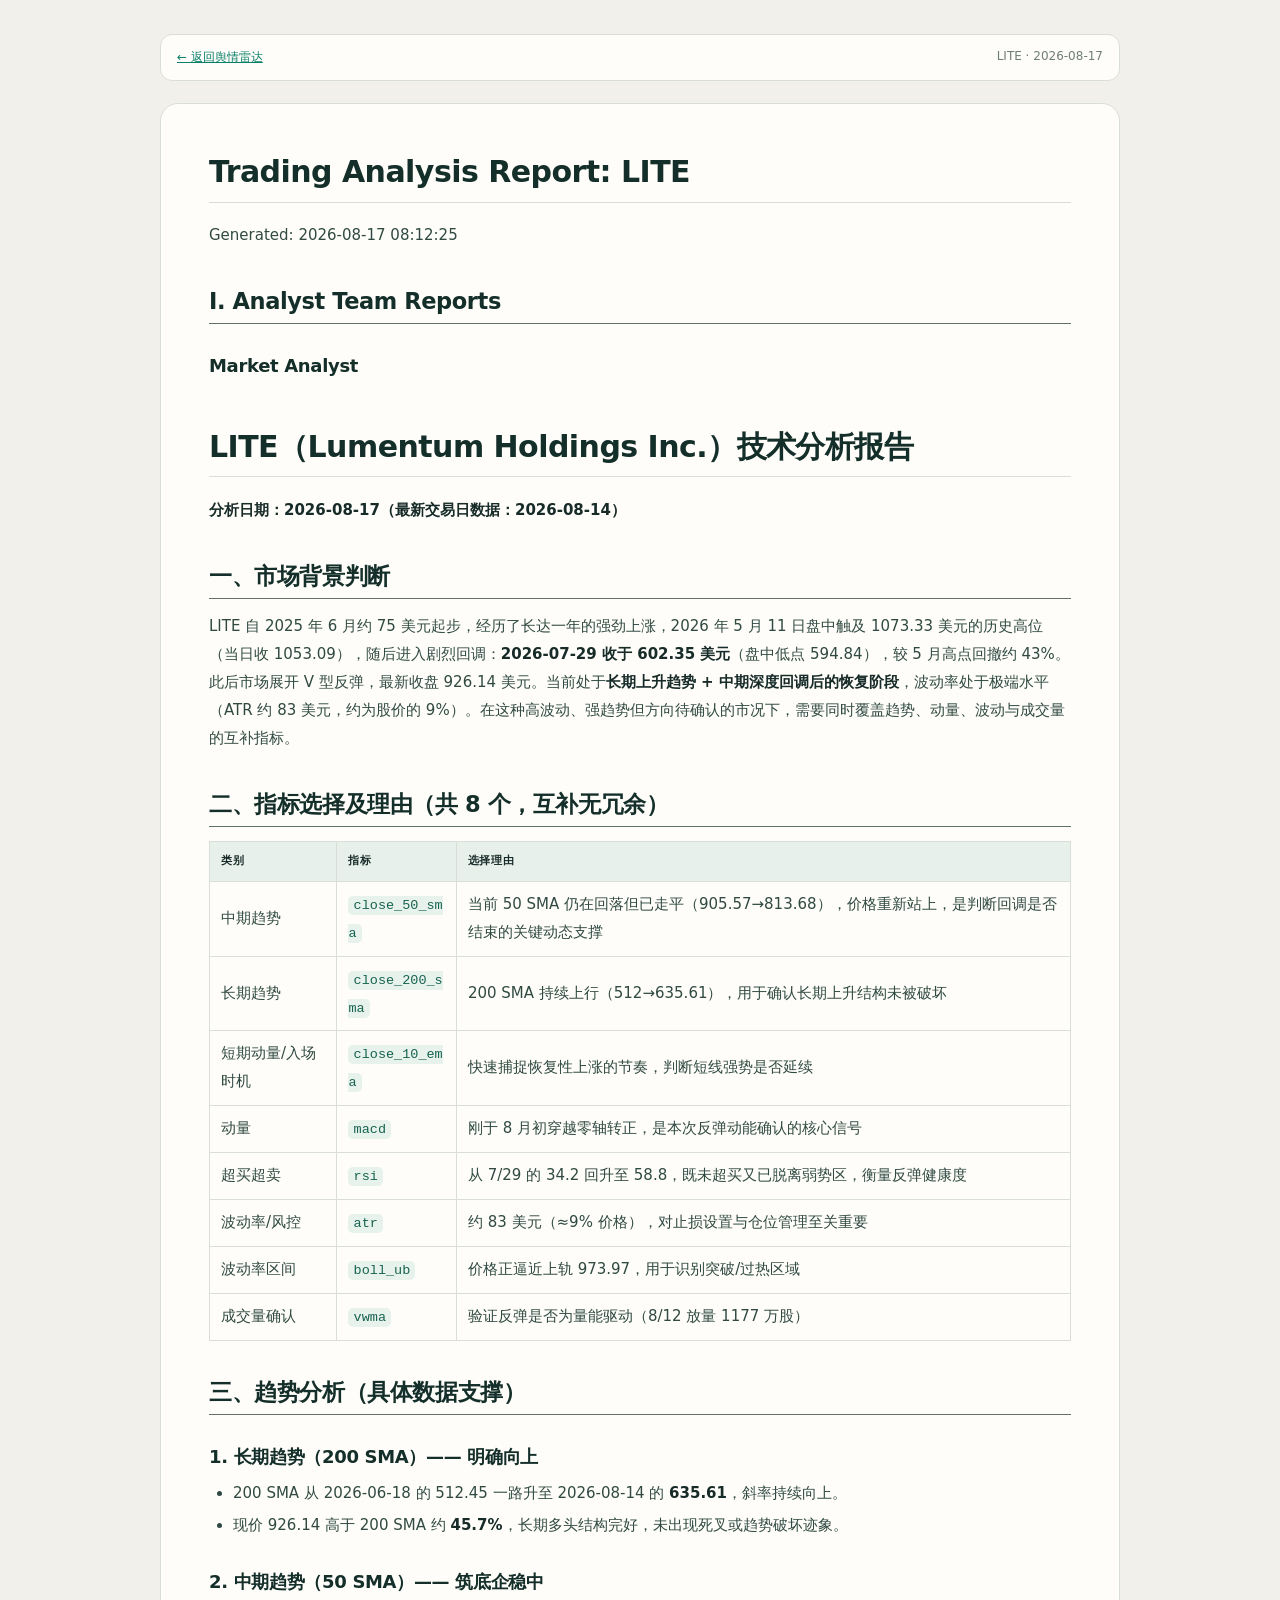
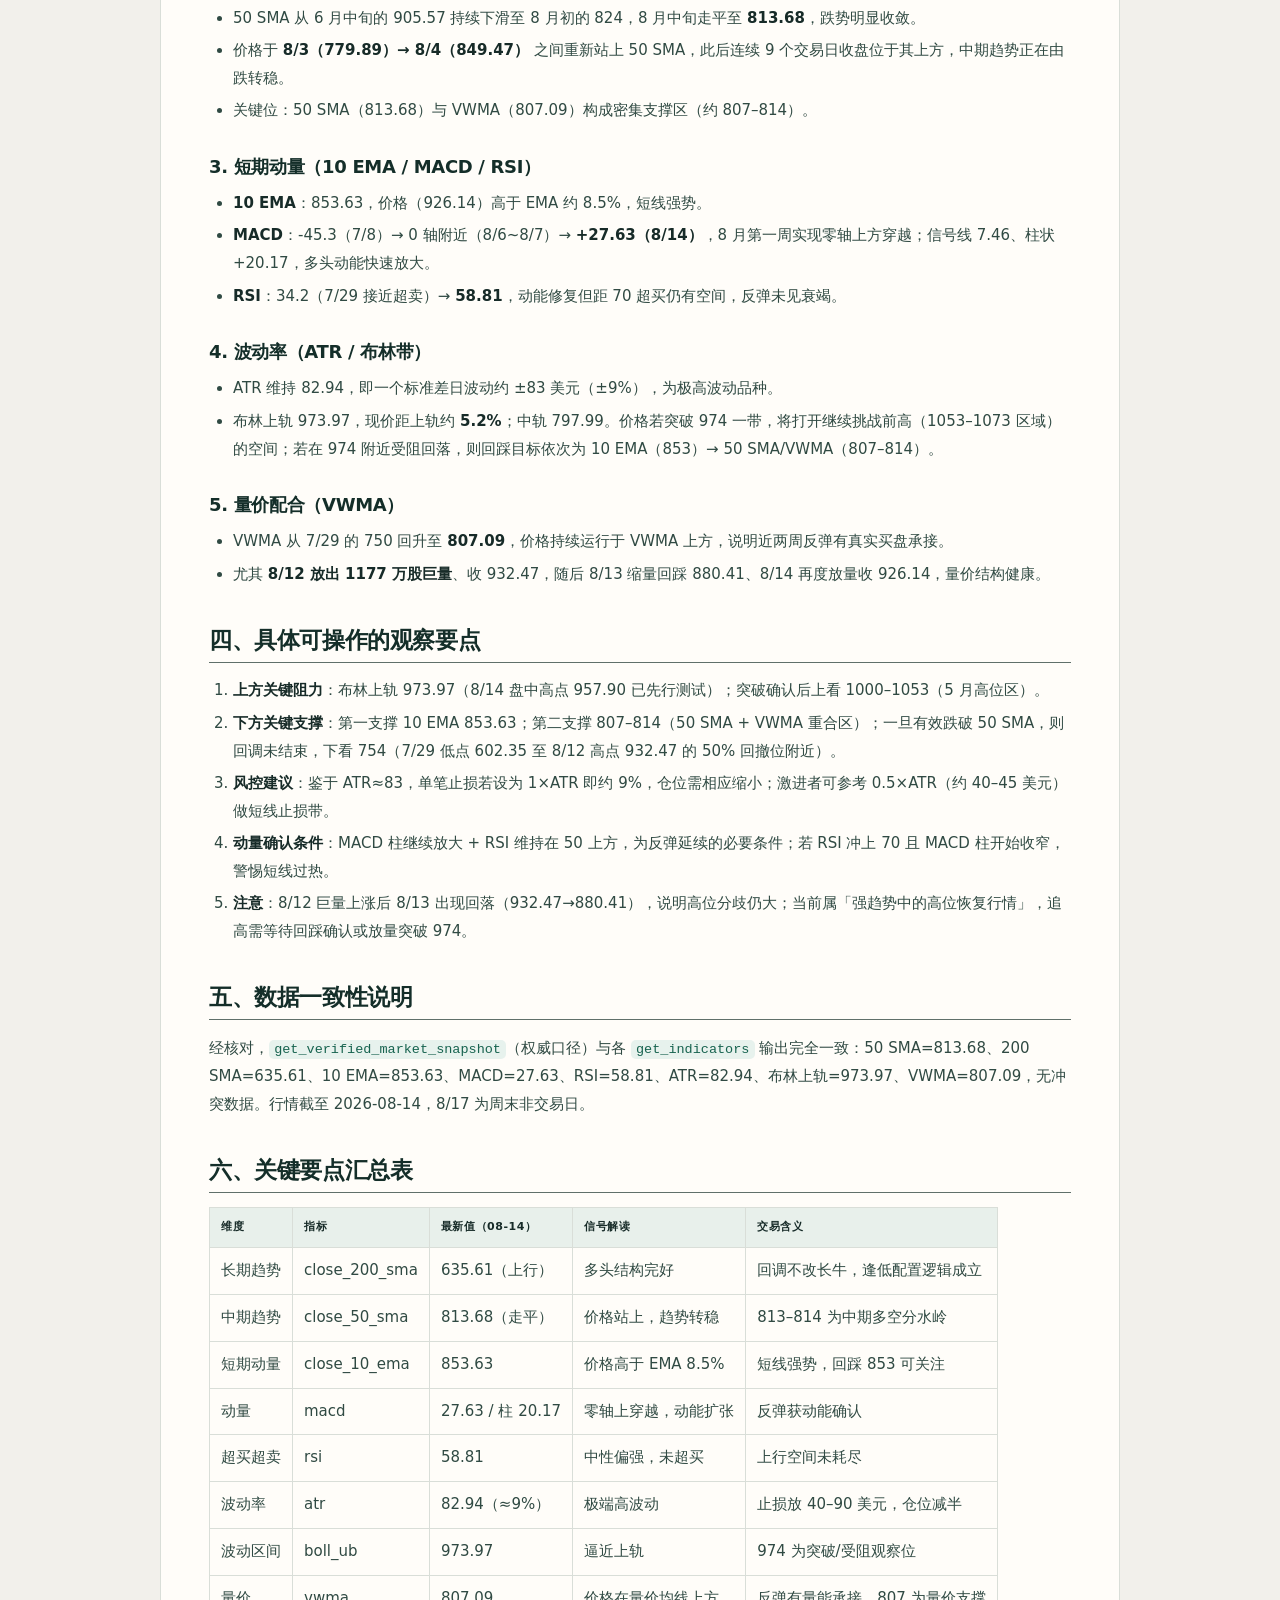
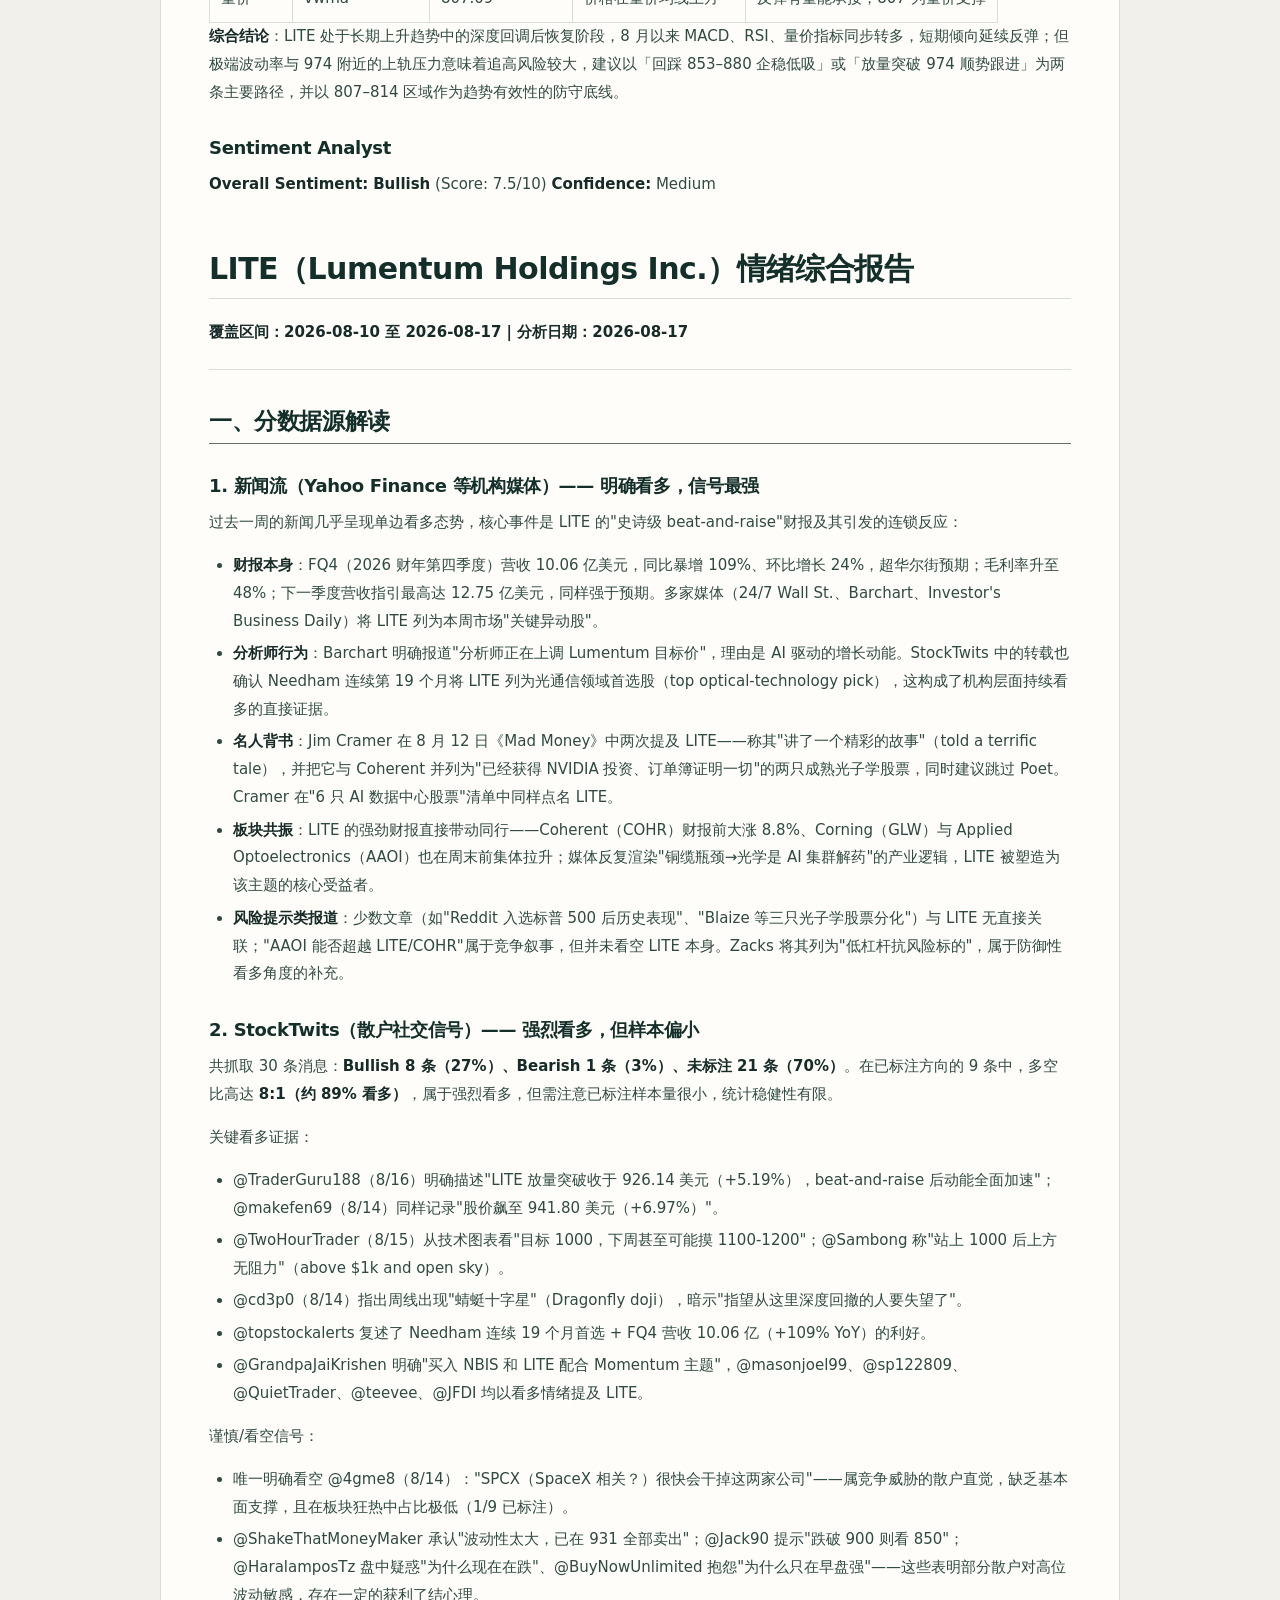
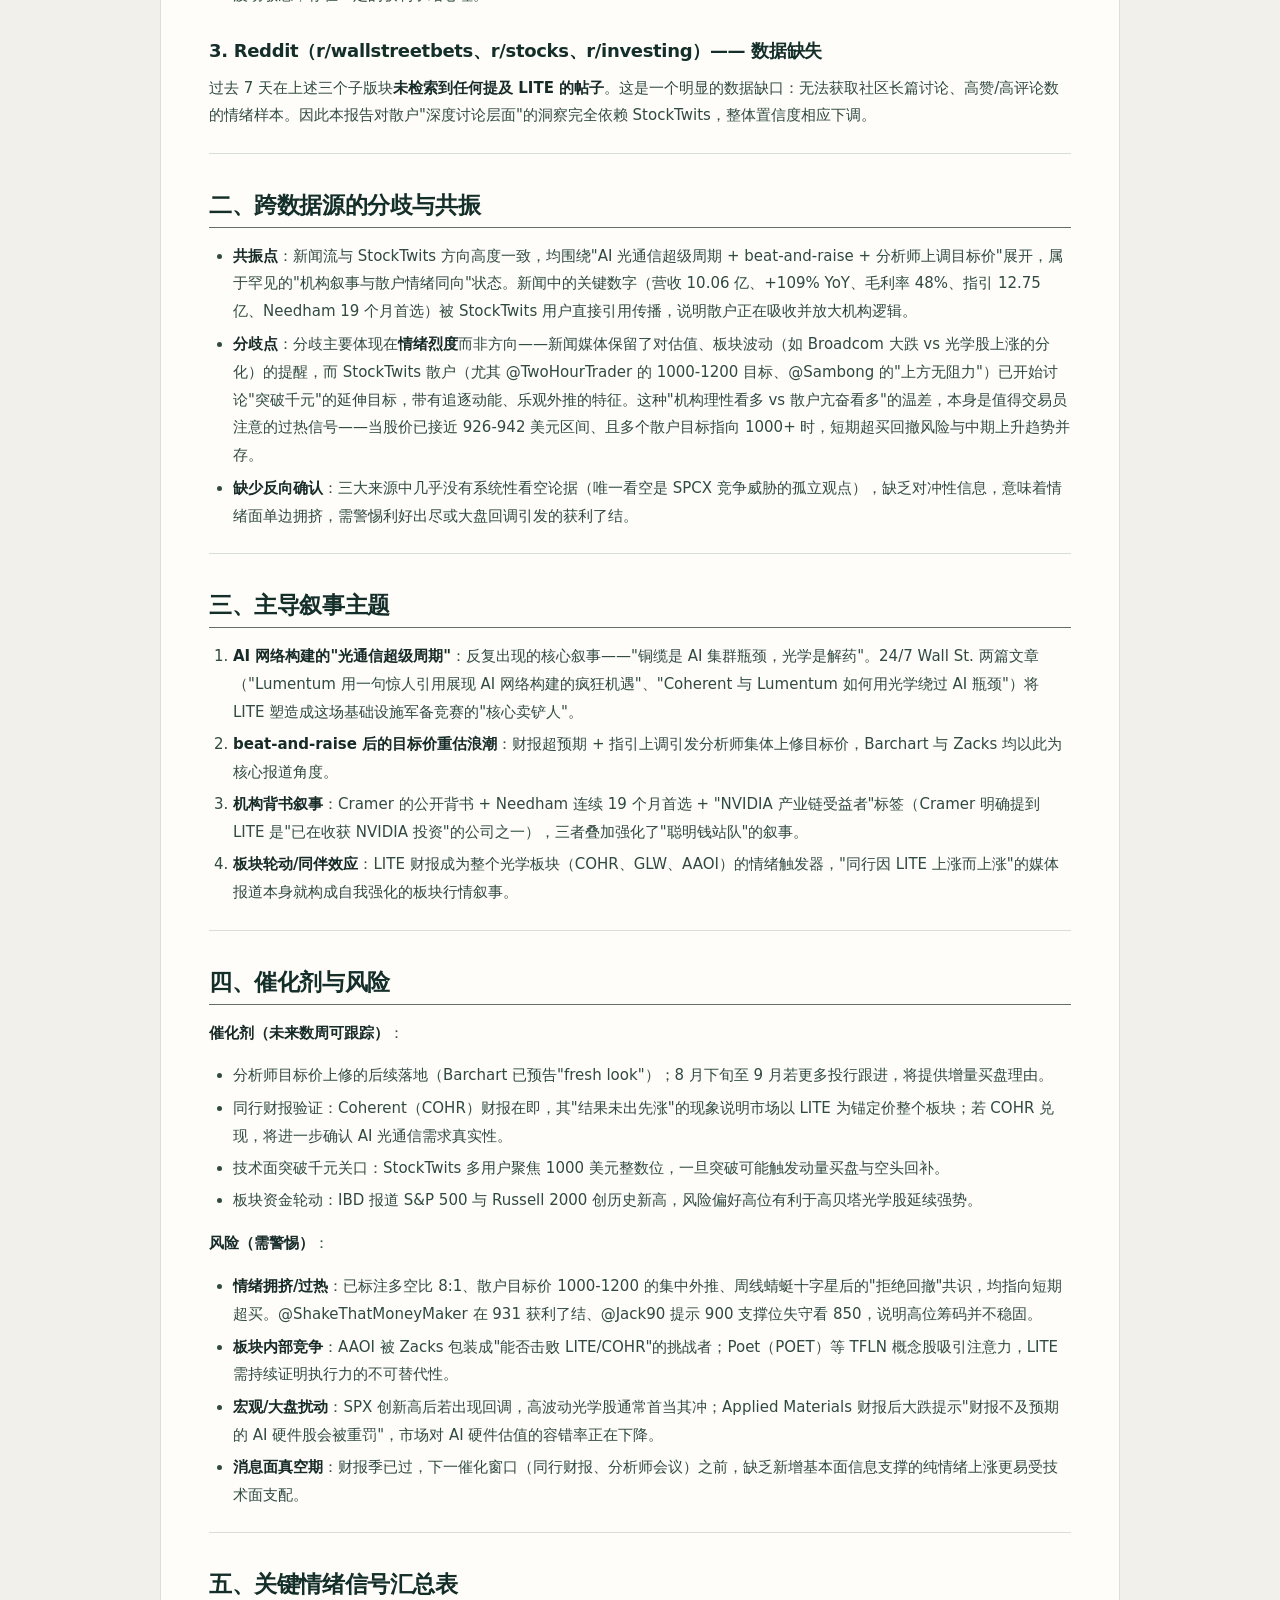
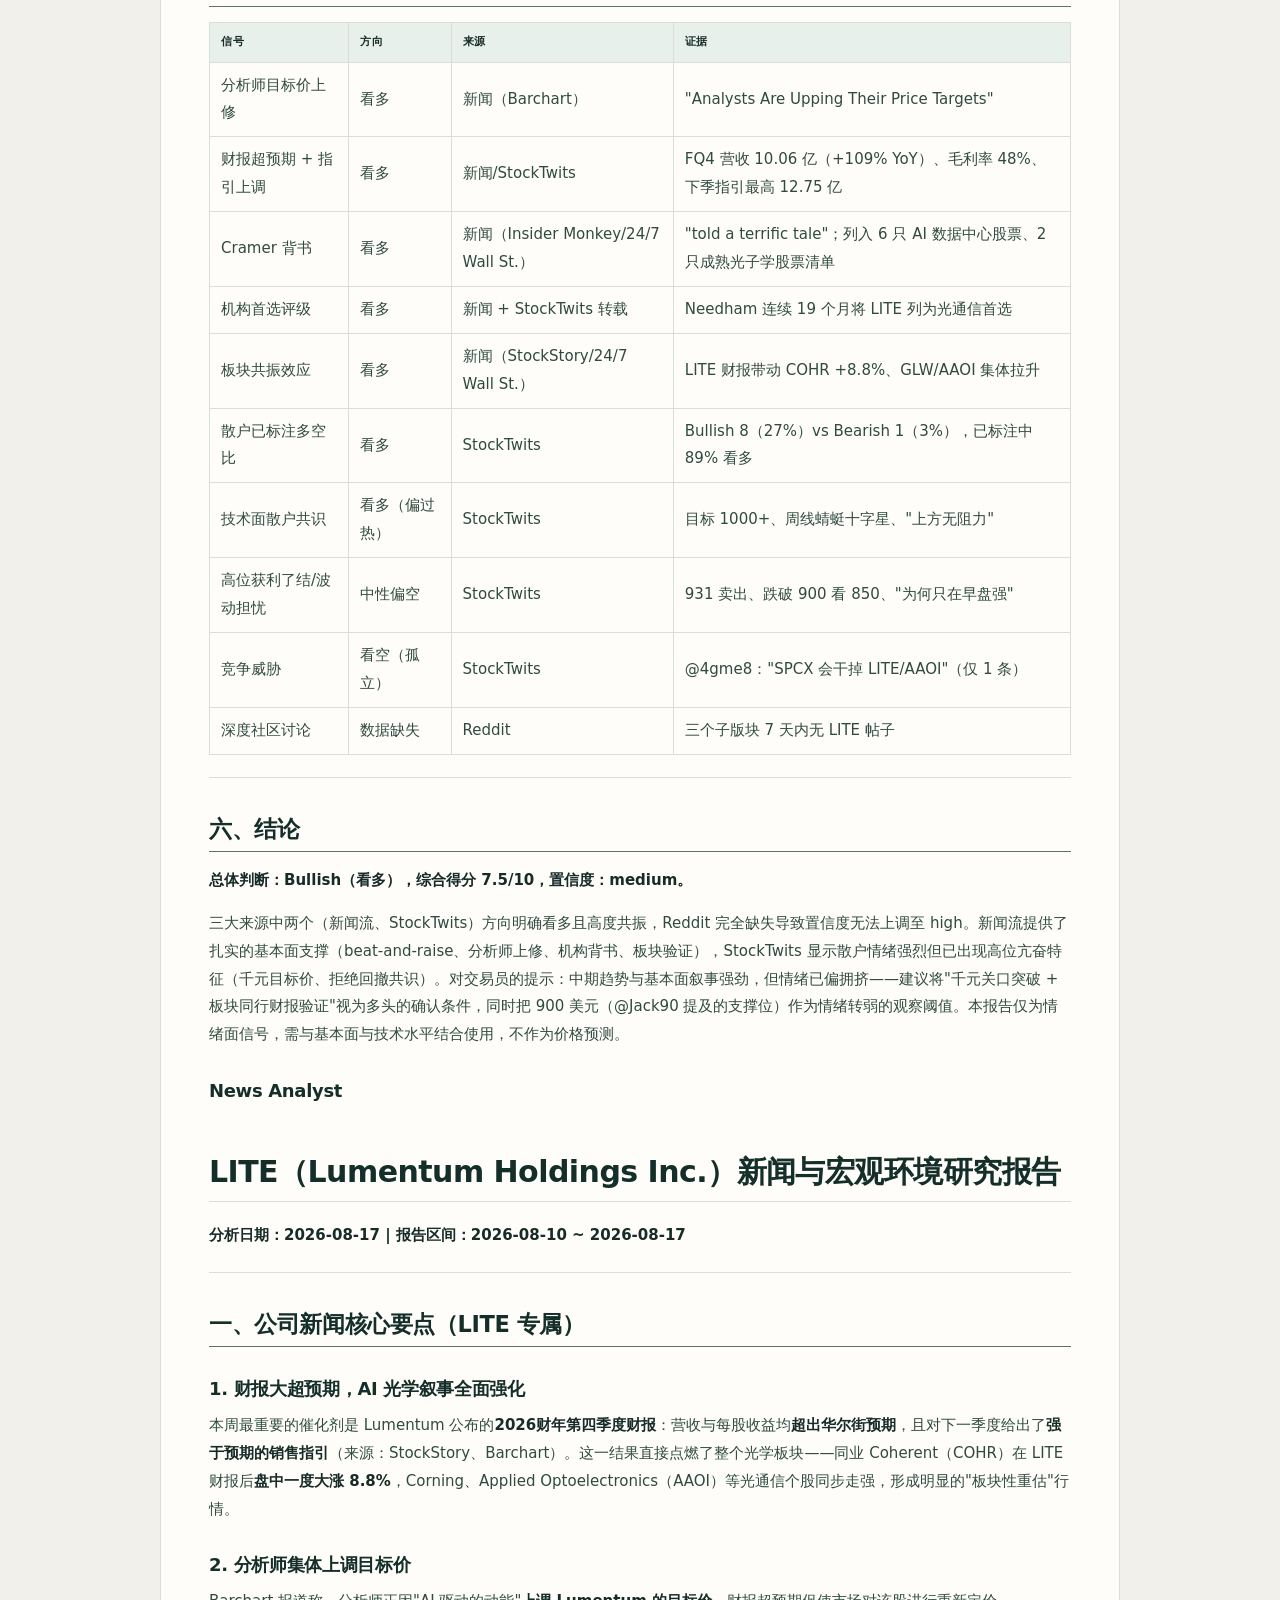
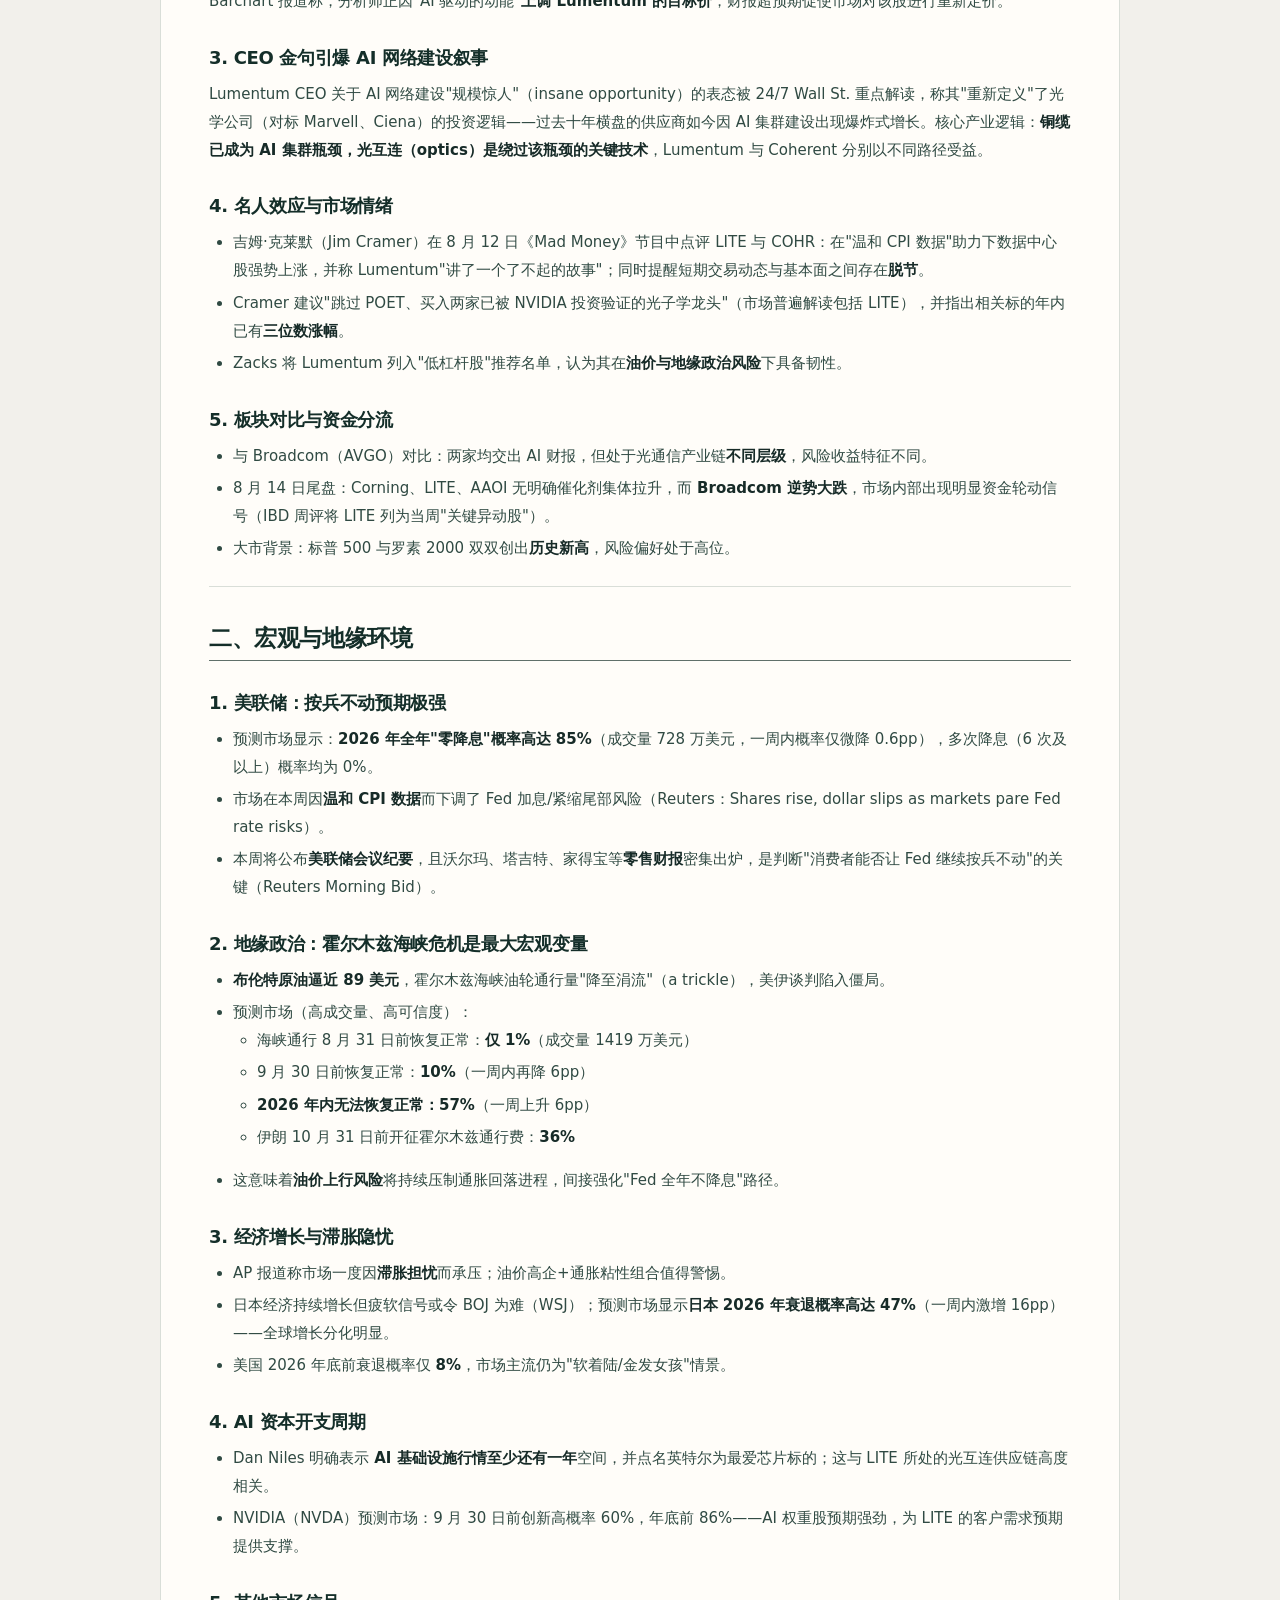
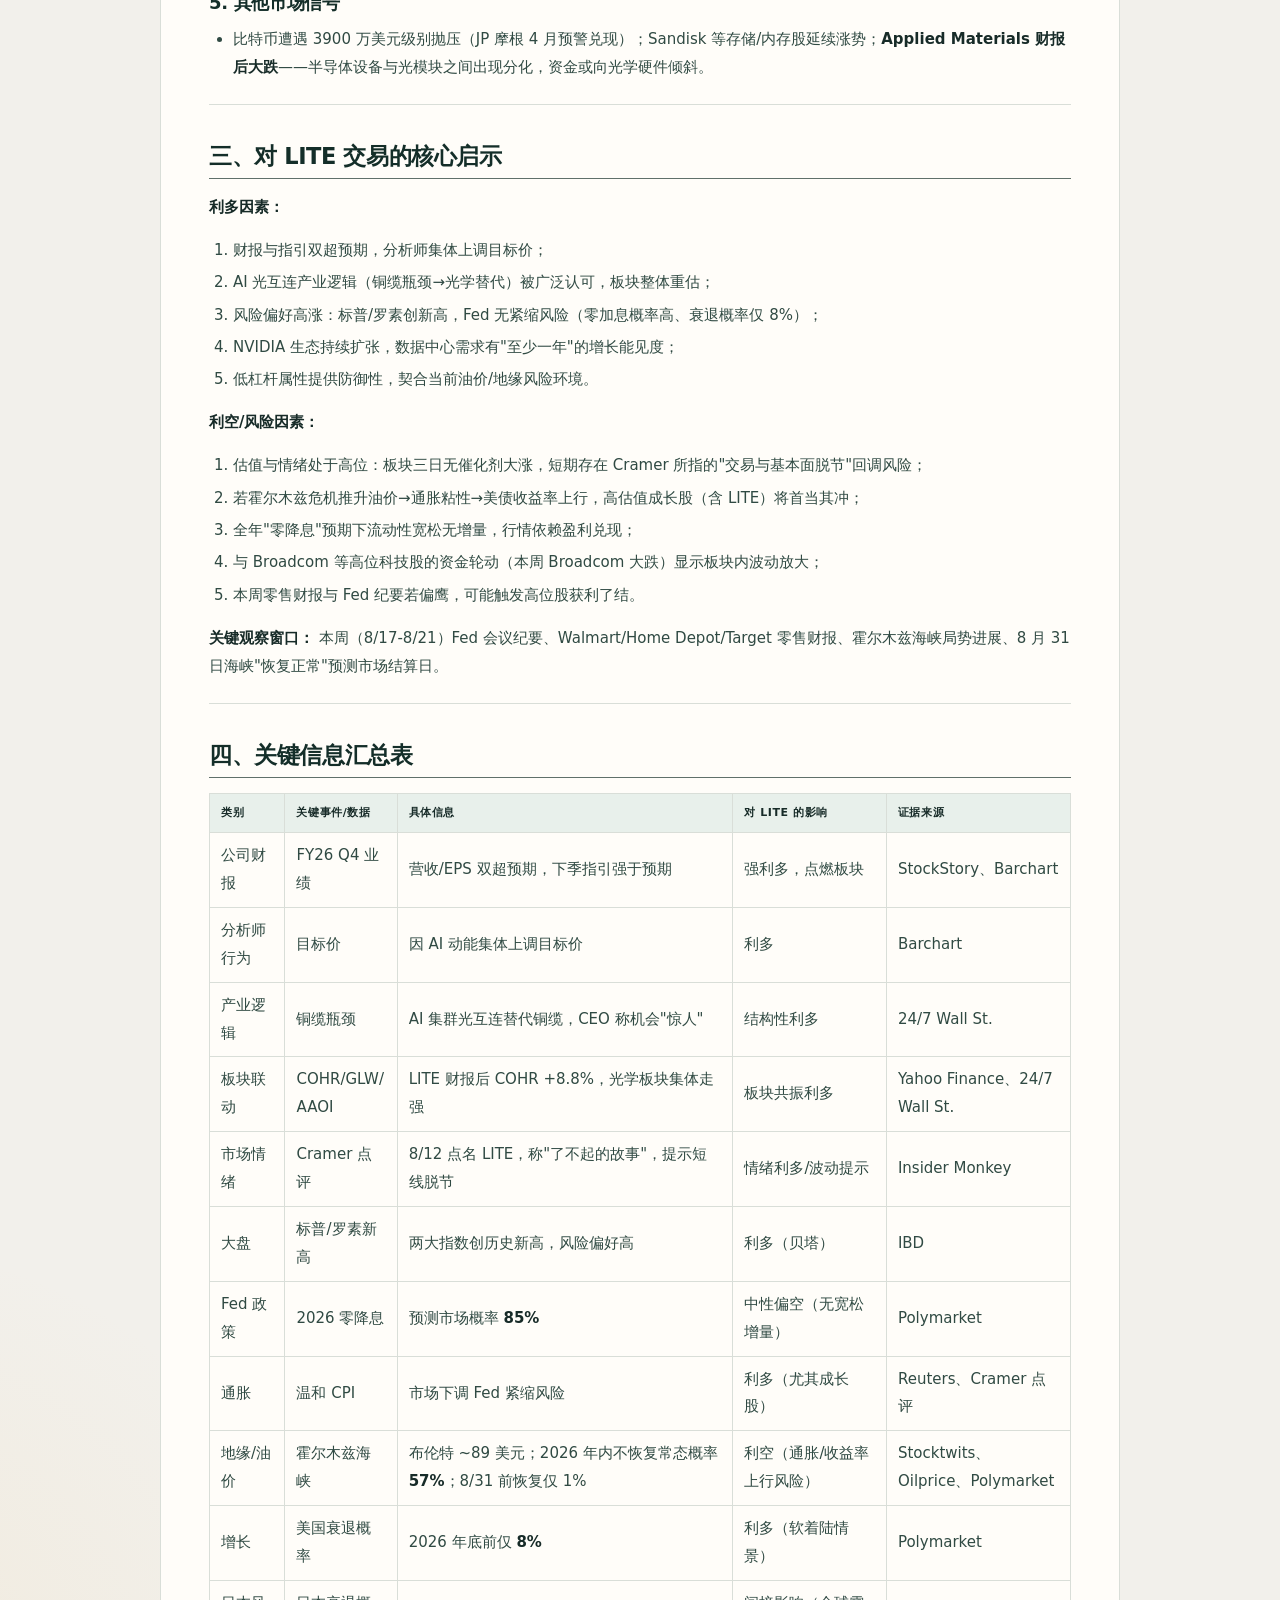
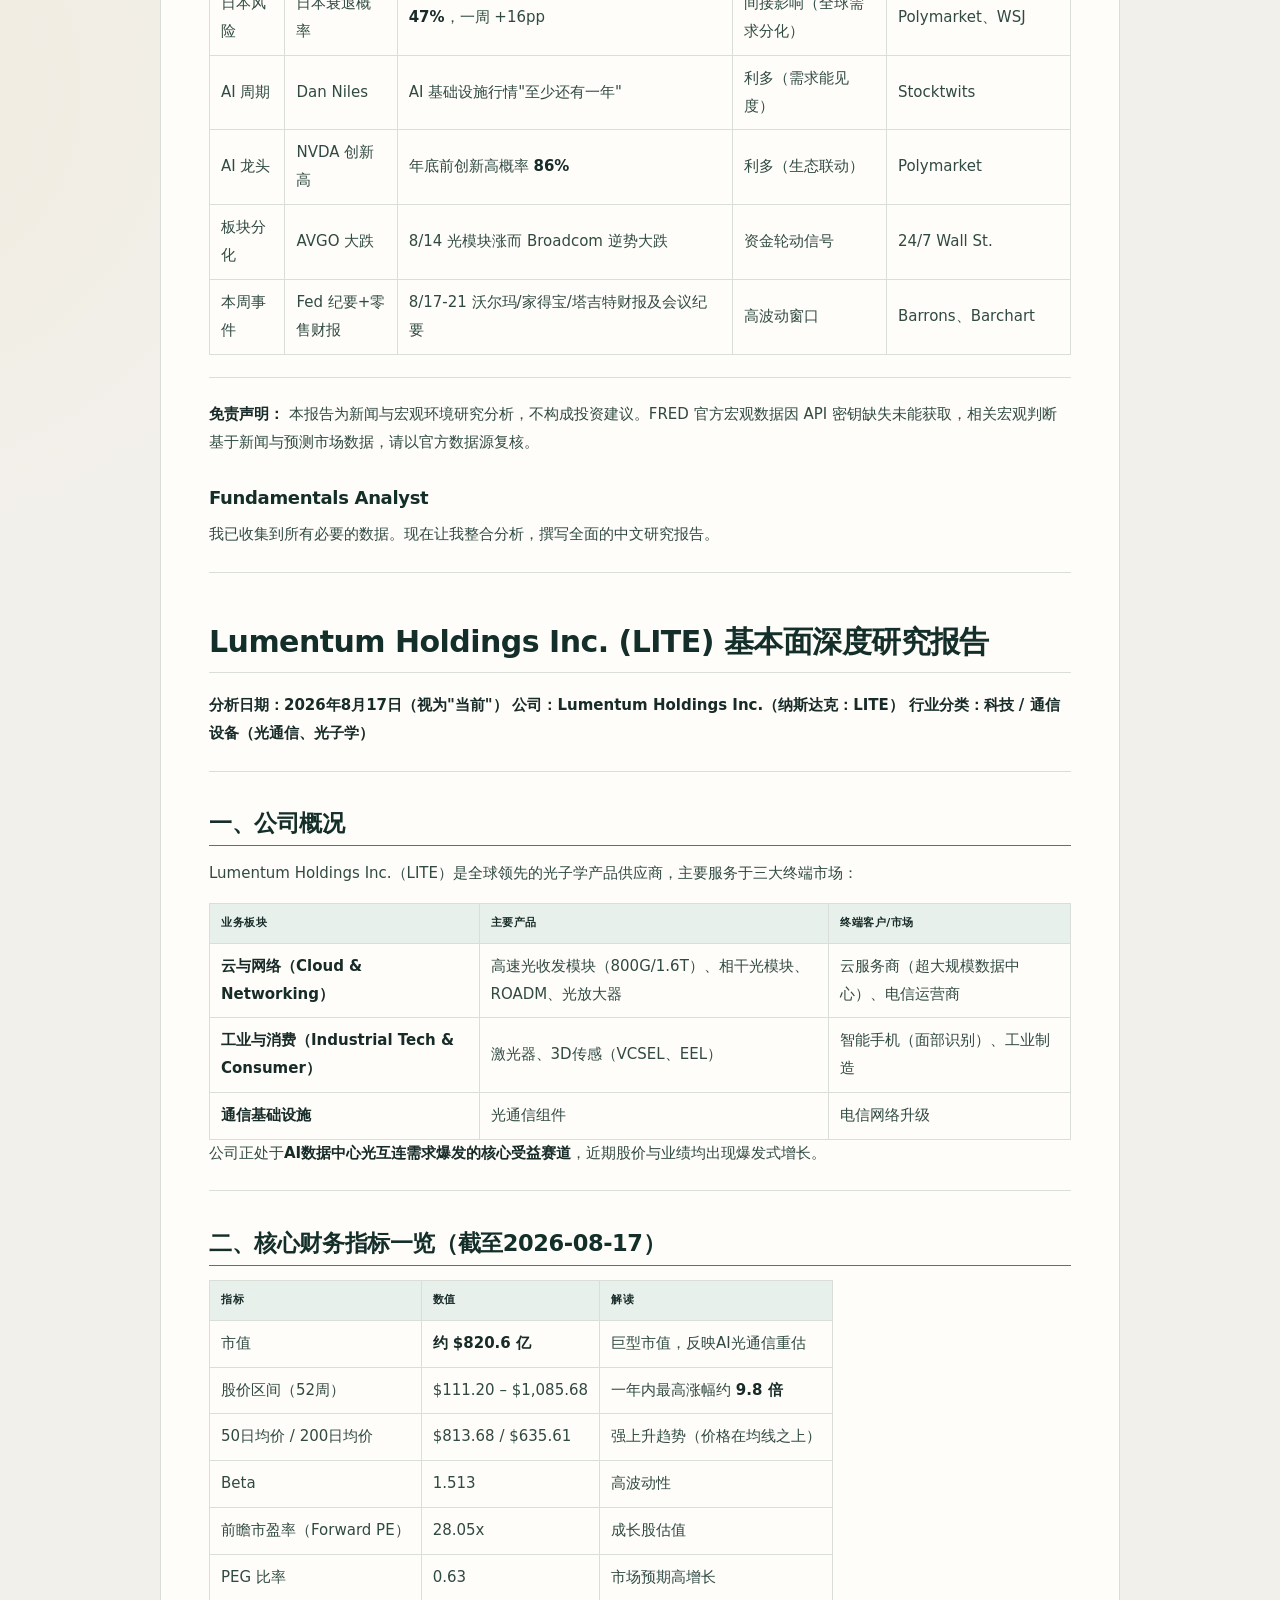
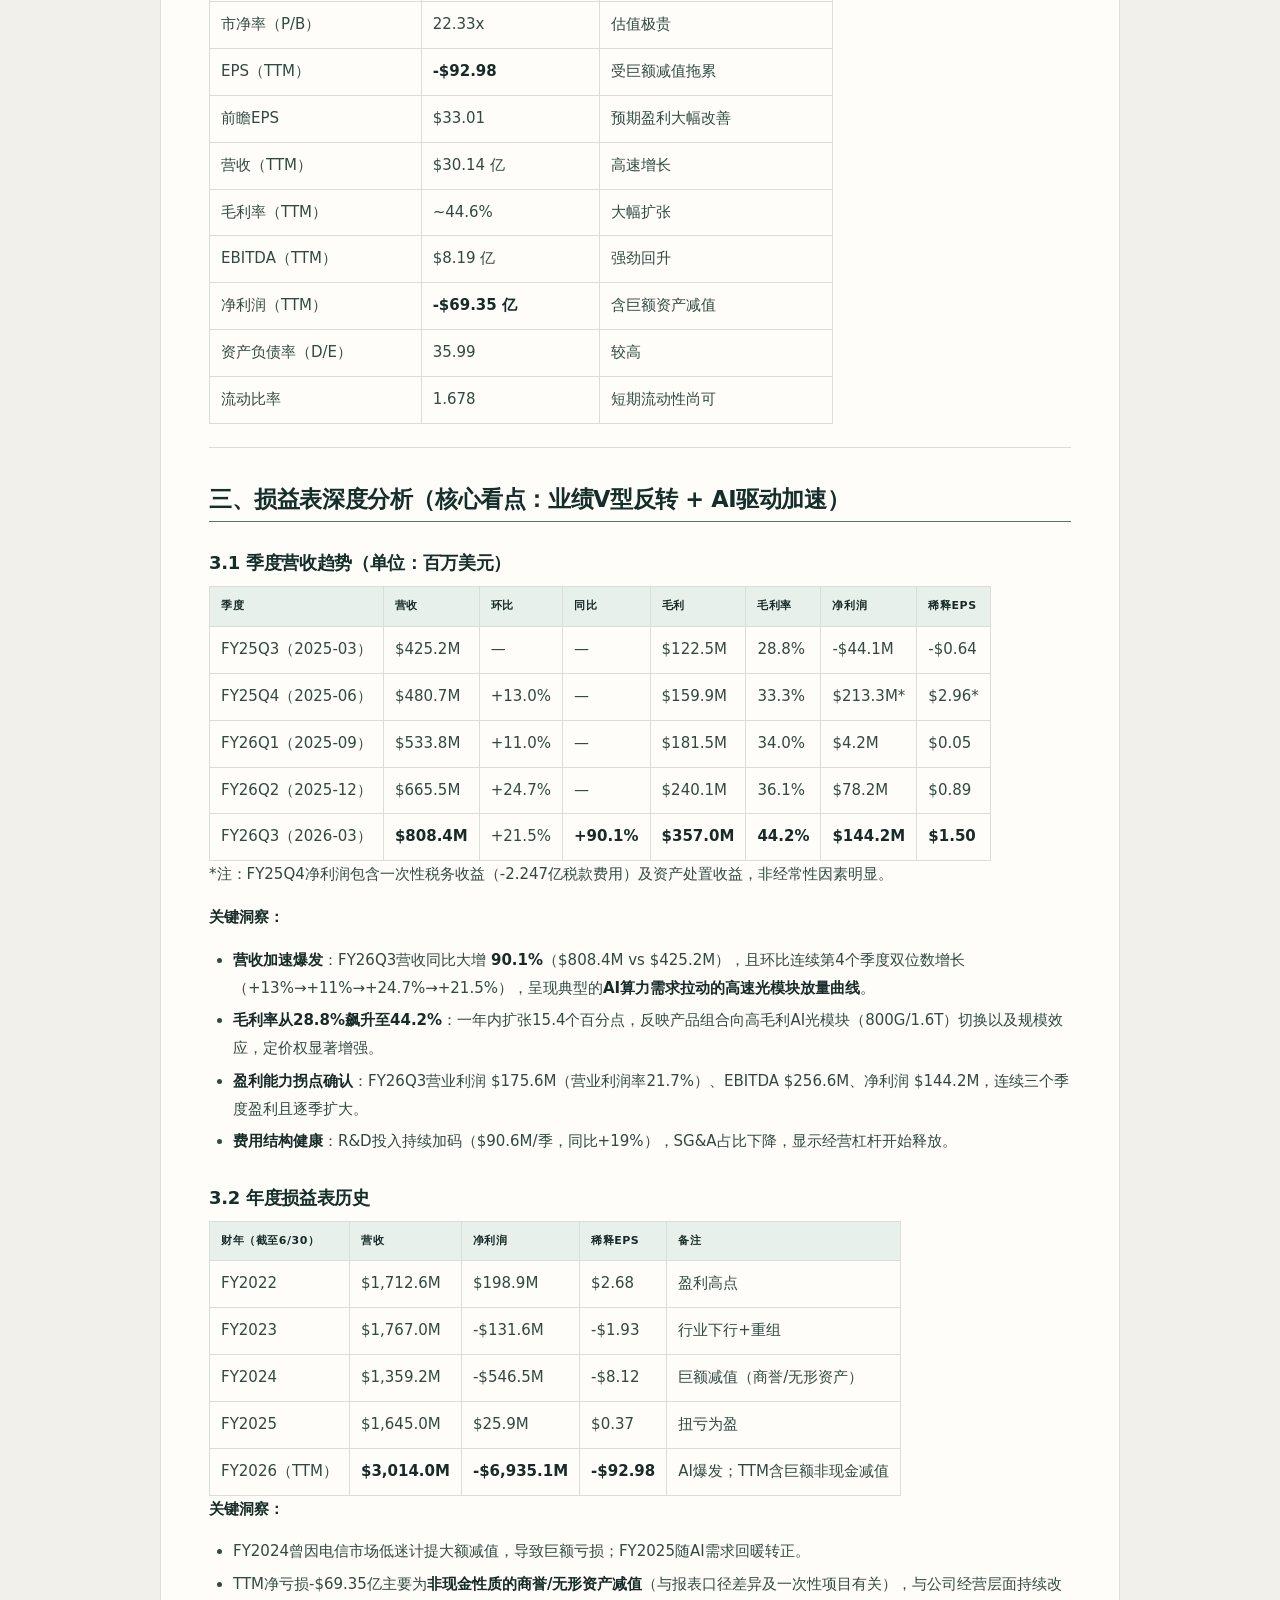
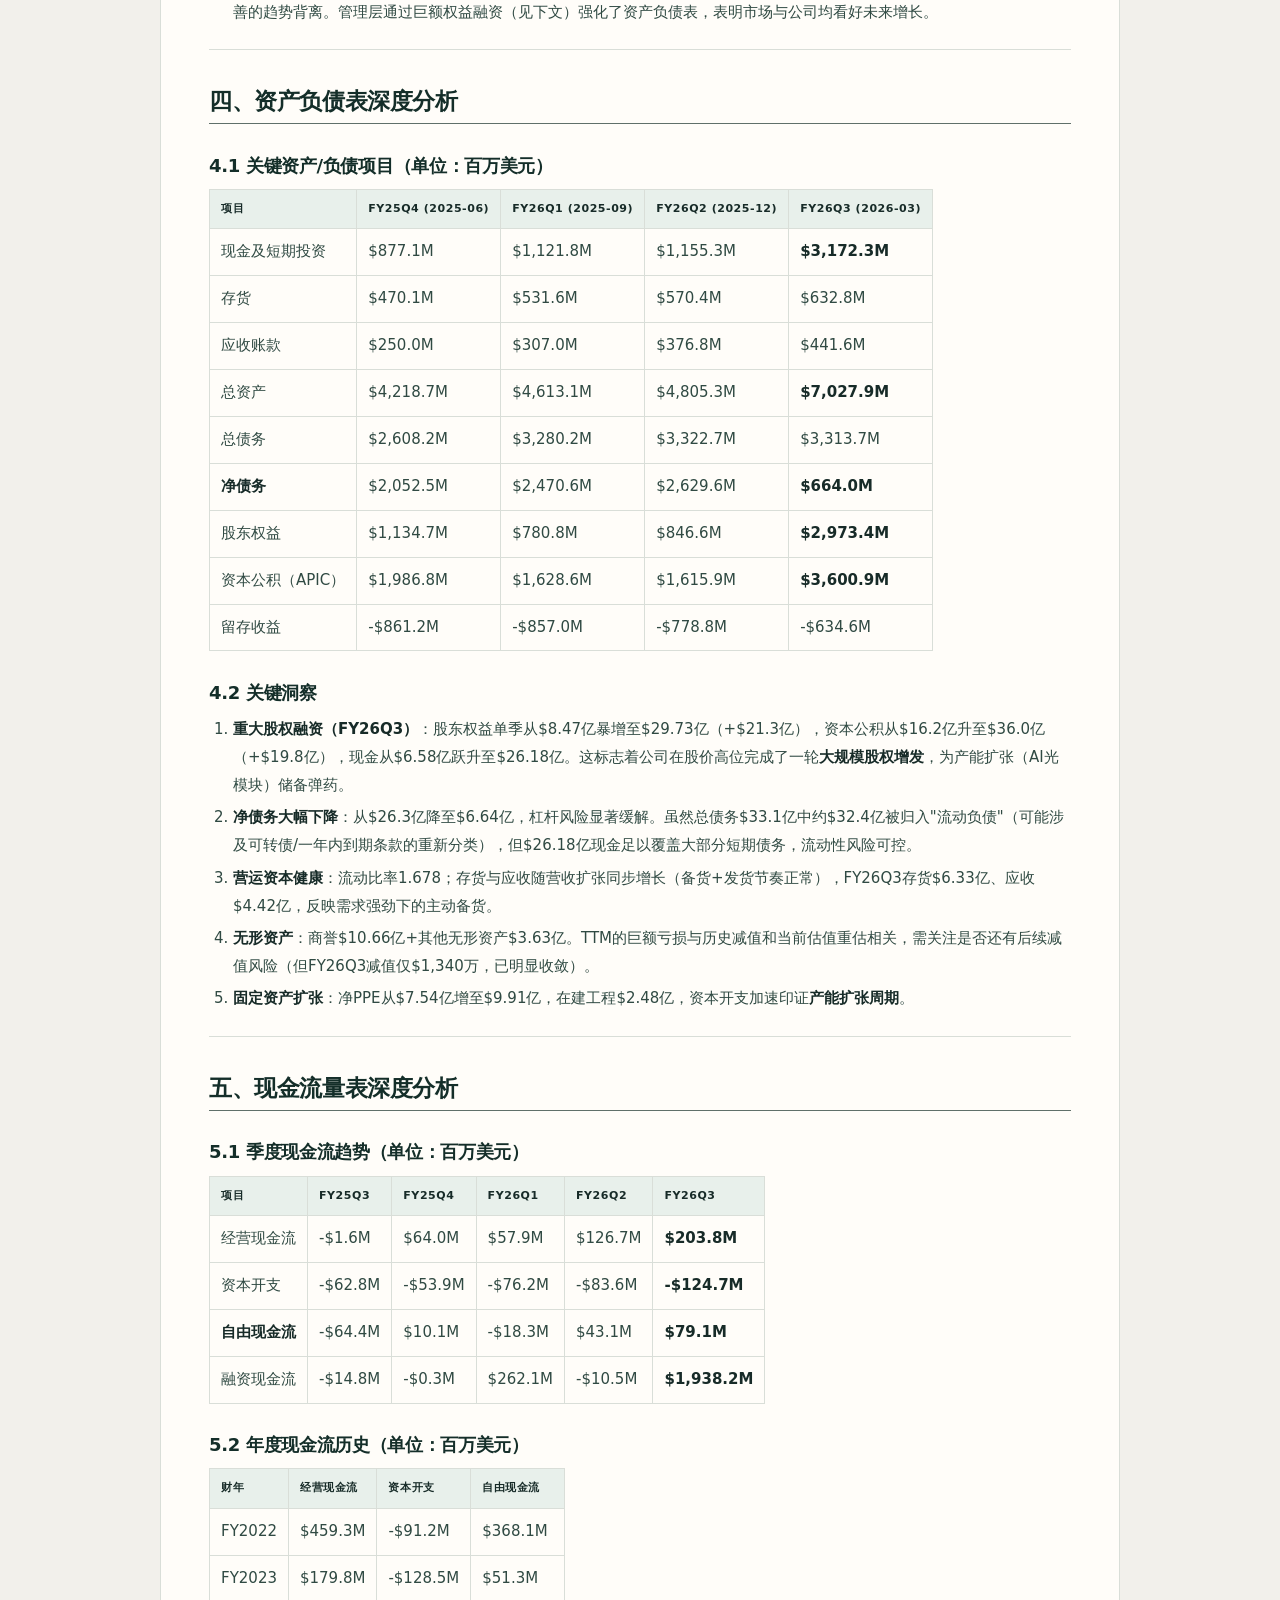
<file: site-dist/reports/LITE/2026-08-17/complete_report.html>
<!doctype html>
<html lang="zh-CN">
  <head>
    <meta charset="utf-8" />
    <meta name="viewport" content="width=device-width, initial-scale=1" />
    <meta name="description" content="LITE · 2026-08-17 · 完整报告" />
    <title>LITE · 2026-08-17 · 完整报告</title>
    <link rel="icon" href="../../../favicon.svg" type="image/svg+xml" />
    <link rel="stylesheet" href="../../../styles.css" />
  </head>
  <body class="report-page">
    <main class="standalone-report">
      <nav class="report-toolbar">
        <a href="../../../">← 返回舆情雷达</a>
        <span>LITE · 2026-08-17</span>
      </nav>
      <article class="markdown-body">
<h1>Trading Analysis Report: LITE</h1>
<p>Generated: 2026-08-17 08:12:25</p>
<h2>I. Analyst Team Reports</h2>
<h3>Market Analyst</h3>
<h1>LITE（Lumentum Holdings Inc.）技术分析报告</h1>
<p><strong>分析日期：2026-08-17（最新交易日数据：2026-08-14）</strong></p>
<h2>一、市场背景判断</h2>
<p>LITE 自 2025 年 6 月约 75 美元起步，经历了长达一年的强劲上涨，2026 年 5 月 11 日盘中触及 1073.33 美元的历史高位（当日收 1053.09），随后进入剧烈回调：<strong>2026-07-29 收于 602.35 美元</strong>（盘中低点 594.84），较 5 月高点回撤约 43%。此后市场展开 V 型反弹，最新收盘 926.14 美元。当前处于<strong>长期上升趋势 + 中期深度回调后的恢复阶段</strong>，波动率处于极端水平（ATR 约 83 美元，约为股价的 9%）。在这种高波动、强趋势但方向待确认的市况下，需要同时覆盖趋势、动量、波动与成交量的互补指标。</p>
<h2>二、指标选择及理由（共 8 个，互补无冗余）</h2>
<table>
<thead>
<tr>
<th>类别</th>
<th>指标</th>
<th>选择理由</th>
</tr>
</thead>
<tbody>
<tr>
<td>中期趋势</td>
<td><code>close_50_sma</code></td>
<td>当前 50 SMA 仍在回落但已走平（905.57→813.68），价格重新站上，是判断回调是否结束的关键动态支撑</td>
</tr>
<tr>
<td>长期趋势</td>
<td><code>close_200_sma</code></td>
<td>200 SMA 持续上行（512→635.61），用于确认长期上升结构未被破坏</td>
</tr>
<tr>
<td>短期动量/入场时机</td>
<td><code>close_10_ema</code></td>
<td>快速捕捉恢复性上涨的节奏，判断短线强势是否延续</td>
</tr>
<tr>
<td>动量</td>
<td><code>macd</code></td>
<td>刚于 8 月初穿越零轴转正，是本次反弹动能确认的核心信号</td>
</tr>
<tr>
<td>超买超卖</td>
<td><code>rsi</code></td>
<td>从 7/29 的 34.2 回升至 58.8，既未超买又已脱离弱势区，衡量反弹健康度</td>
</tr>
<tr>
<td>波动率/风控</td>
<td><code>atr</code></td>
<td>约 83 美元（≈9% 价格），对止损设置与仓位管理至关重要</td>
</tr>
<tr>
<td>波动率区间</td>
<td><code>boll_ub</code></td>
<td>价格正逼近上轨 973.97，用于识别突破/过热区域</td>
</tr>
<tr>
<td>成交量确认</td>
<td><code>vwma</code></td>
<td>验证反弹是否为量能驱动（8/12 放量 1177 万股）</td>
</tr>
</tbody>
</table>
<h2>三、趋势分析（具体数据支撑）</h2>
<h3>1. 长期趋势（200 SMA）—— 明确向上</h3>
<ul>
<li>200 SMA 从 2026-06-18 的 512.45 一路升至 2026-08-14 的 <strong>635.61</strong>，斜率持续向上。</li>
<li>现价 926.14 高于 200 SMA 约 <strong>45.7%</strong>，长期多头结构完好，未出现死叉或趋势破坏迹象。</li>
</ul>
<h3>2. 中期趋势（50 SMA）—— 筑底企稳中</h3>
<ul>
<li>50 SMA 从 6 月中旬的 905.57 持续下滑至 8 月初的 824，8 月中旬走平至 <strong>813.68</strong>，跌势明显收敛。</li>
<li>价格于 <strong>8/3（779.89）→ 8/4（849.47）</strong> 之间重新站上 50 SMA，此后连续 9 个交易日收盘位于其上方，中期趋势正在由跌转稳。</li>
<li>关键位：50 SMA（813.68）与 VWMA（807.09）构成密集支撑区（约 807–814）。</li>
</ul>
<h3>3. 短期动量（10 EMA / MACD / RSI）</h3>
<ul>
<li><strong>10 EMA</strong>：853.63，价格（926.14）高于 EMA 约 8.5%，短线强势。</li>
<li><strong>MACD</strong>：-45.3（7/8）→ 0 轴附近（8/6~8/7）→ <strong>+27.63（8/14）</strong>，8 月第一周实现零轴上方穿越；信号线 7.46、柱状 +20.17，多头动能快速放大。</li>
<li><strong>RSI</strong>：34.2（7/29 接近超卖）→ <strong>58.81</strong>，动能修复但距 70 超买仍有空间，反弹未见衰竭。</li>
</ul>
<h3>4. 波动率（ATR / 布林带）</h3>
<ul>
<li>ATR 维持 82.94，即一个标准差日波动约 ±83 美元（±9%），为极高波动品种。</li>
<li>布林上轨 973.97，现价距上轨约 <strong>5.2%</strong>；中轨 797.99。价格若突破 974 一带，将打开继续挑战前高（1053–1073 区域）的空间；若在 974 附近受阻回落，则回踩目标依次为 10 EMA（853）→ 50 SMA/VWMA（807–814）。</li>
</ul>
<h3>5. 量价配合（VWMA）</h3>
<ul>
<li>VWMA 从 7/29 的 750 回升至 <strong>807.09</strong>，价格持续运行于 VWMA 上方，说明近两周反弹有真实买盘承接。</li>
<li>尤其 <strong>8/12 放出 1177 万股巨量</strong>、收 932.47，随后 8/13 缩量回踩 880.41、8/14 再度放量收 926.14，量价结构健康。</li>
</ul>
<h2>四、具体可操作的观察要点</h2>
<ol>
<li><strong>上方关键阻力</strong>：布林上轨 973.97（8/14 盘中高点 957.90 已先行测试）；突破确认后上看 1000–1053（5 月高位区）。</li>
<li><strong>下方关键支撑</strong>：第一支撑 10 EMA 853.63；第二支撑 807–814（50 SMA + VWMA 重合区）；一旦有效跌破 50 SMA，则回调未结束，下看 754（7/29 低点 602.35 至 8/12 高点 932.47 的 50% 回撤位附近）。</li>
<li><strong>风控建议</strong>：鉴于 ATR≈83，单笔止损若设为 1×ATR 即约 9%，仓位需相应缩小；激进者可参考 0.5×ATR（约 40–45 美元）做短线止损带。</li>
<li><strong>动量确认条件</strong>：MACD 柱继续放大 + RSI 维持在 50 上方，为反弹延续的必要条件；若 RSI 冲上 70 且 MACD 柱开始收窄，警惕短线过热。</li>
<li><strong>注意</strong>：8/12 巨量上涨后 8/13 出现回落（932.47→880.41），说明高位分歧仍大；当前属「强趋势中的高位恢复行情」，追高需等待回踩确认或放量突破 974。</li>
</ol>
<h2>五、数据一致性说明</h2>
<p>经核对，<code>get_verified_market_snapshot</code>（权威口径）与各 <code>get_indicators</code> 输出完全一致：50 SMA=813.68、200 SMA=635.61、10 EMA=853.63、MACD=27.63、RSI=58.81、ATR=82.94、布林上轨=973.97、VWMA=807.09，无冲突数据。行情截至 2026-08-14，8/17 为周末非交易日。</p>
<h2>六、关键要点汇总表</h2>
<table>
<thead>
<tr>
<th>维度</th>
<th>指标</th>
<th>最新值（08-14）</th>
<th>信号解读</th>
<th>交易含义</th>
</tr>
</thead>
<tbody>
<tr>
<td>长期趋势</td>
<td>close_200_sma</td>
<td>635.61（上行）</td>
<td>多头结构完好</td>
<td>回调不改长牛，逢低配置逻辑成立</td>
</tr>
<tr>
<td>中期趋势</td>
<td>close_50_sma</td>
<td>813.68（走平）</td>
<td>价格站上，趋势转稳</td>
<td>813–814 为中期多空分水岭</td>
</tr>
<tr>
<td>短期动量</td>
<td>close_10_ema</td>
<td>853.63</td>
<td>价格高于 EMA 8.5%</td>
<td>短线强势，回踩 853 可关注</td>
</tr>
<tr>
<td>动量</td>
<td>macd</td>
<td>27.63 / 柱 20.17</td>
<td>零轴上穿越，动能扩张</td>
<td>反弹获动能确认</td>
</tr>
<tr>
<td>超买超卖</td>
<td>rsi</td>
<td>58.81</td>
<td>中性偏强，未超买</td>
<td>上行空间未耗尽</td>
</tr>
<tr>
<td>波动率</td>
<td>atr</td>
<td>82.94（≈9%）</td>
<td>极端高波动</td>
<td>止损放 40–90 美元，仓位减半</td>
</tr>
<tr>
<td>波动区间</td>
<td>boll_ub</td>
<td>973.97</td>
<td>逼近上轨</td>
<td>974 为突破/受阻观察位</td>
</tr>
<tr>
<td>量价</td>
<td>vwma</td>
<td>807.09</td>
<td>价格在量价均线上方</td>
<td>反弹有量能承接，807 为量价支撑</td>
</tr>
</tbody>
</table>
<p><strong>综合结论</strong>：LITE 处于长期上升趋势中的深度回调后恢复阶段，8 月以来 MACD、RSI、量价指标同步转多，短期倾向延续反弹；但极端波动率与 974 附近的上轨压力意味着追高风险较大，建议以「回踩 853–880 企稳低吸」或「放量突破 974 顺势跟进」为两条主要路径，并以 807–814 区域作为趋势有效性的防守底线。</p>
<h3>Sentiment Analyst</h3>
<p><strong>Overall Sentiment:</strong> <strong>Bullish</strong> (Score: 7.5/10)
<strong>Confidence:</strong> Medium</p>
<h1>LITE（Lumentum Holdings Inc.）情绪综合报告</h1>
<p><strong>覆盖区间：2026-08-10 至 2026-08-17 | 分析日期：2026-08-17</strong></p>
<hr />
<h2>一、分数据源解读</h2>
<h3>1. 新闻流（Yahoo Finance 等机构媒体）—— 明确看多，信号最强</h3>
<p>过去一周的新闻几乎呈现单边看多态势，核心事件是 LITE 的&quot;史诗级 beat-and-raise&quot;财报及其引发的连锁反应：</p>
<ul>
<li><strong>财报本身</strong>：FQ4（2026 财年第四季度）营收 10.06 亿美元，同比暴增 109%、环比增长 24%，超华尔街预期；毛利率升至 48%；下一季度营收指引最高达 12.75 亿美元，同样强于预期。多家媒体（24/7 Wall St.、Barchart、Investor's Business Daily）将 LITE 列为本周市场&quot;关键异动股&quot;。</li>
<li><strong>分析师行为</strong>：Barchart 明确报道&quot;分析师正在上调 Lumentum 目标价&quot;，理由是 AI 驱动的增长动能。StockTwits 中的转载也确认 Needham 连续第 19 个月将 LITE 列为光通信领域首选股（top optical-technology pick），这构成了机构层面持续看多的直接证据。</li>
<li><strong>名人背书</strong>：Jim Cramer 在 8 月 12 日《Mad Money》中两次提及 LITE——称其&quot;讲了一个精彩的故事&quot;（told a terrific tale），并把它与 Coherent 并列为&quot;已经获得 NVIDIA 投资、订单簿证明一切&quot;的两只成熟光子学股票，同时建议跳过 Poet。Cramer 在&quot;6 只 AI 数据中心股票&quot;清单中同样点名 LITE。</li>
<li><strong>板块共振</strong>：LITE 的强劲财报直接带动同行——Coherent（COHR）财报前大涨 8.8%、Corning（GLW）与 Applied Optoelectronics（AAOI）也在周末前集体拉升；媒体反复渲染&quot;铜缆瓶颈→光学是 AI 集群解药&quot;的产业逻辑，LITE 被塑造为该主题的核心受益者。</li>
<li><strong>风险提示类报道</strong>：少数文章（如&quot;Reddit 入选标普 500 后历史表现&quot;、&quot;Blaize 等三只光子学股票分化&quot;）与 LITE 无直接关联；&quot;AAOI 能否超越 LITE/COHR&quot;属于竞争叙事，但并未看空 LITE 本身。Zacks 将其列为&quot;低杠杆抗风险标的&quot;，属于防御性看多角度的补充。</li>
</ul>
<h3>2. StockTwits（散户社交信号）—— 强烈看多，但样本偏小</h3>
<p>共抓取 30 条消息：<strong>Bullish 8 条（27%）、Bearish 1 条（3%）、未标注 21 条（70%）</strong>。在已标注方向的 9 条中，多空比高达 <strong>8:1（约 89% 看多）</strong>，属于强烈看多，但需注意已标注样本量很小，统计稳健性有限。</p>
<p>关键看多证据：</p>
<ul>
<li>@TraderGuru188（8/16）明确描述&quot;LITE 放量突破收于 926.14 美元（+5.19%），beat-and-raise 后动能全面加速&quot;；@makefen69（8/14）同样记录&quot;股价飙至 941.80 美元（+6.97%）&quot;。</li>
<li>@TwoHourTrader（8/15）从技术图表看&quot;目标 1000，下周甚至可能摸 1100-1200&quot;；@Sambong 称&quot;站上 1000 后上方无阻力&quot;（above $1k and open sky）。</li>
<li>@cd3p0（8/14）指出周线出现&quot;蜻蜓十字星&quot;（Dragonfly doji），暗示&quot;指望从这里深度回撤的人要失望了&quot;。</li>
<li>@topstockalerts 复述了 Needham 连续 19 个月首选 + FQ4 营收 10.06 亿（+109% YoY）的利好。</li>
<li>@GrandpaJaiKrishen 明确&quot;买入 NBIS 和 LITE 配合 Momentum 主题&quot;，@masonjoel99、@sp122809、@QuietTrader、@teevee、@JFDI 均以看多情绪提及 LITE。</li>
</ul>
<p>谨慎/看空信号：</p>
<ul>
<li>唯一明确看空 @4gme8（8/14）：&quot;SPCX（SpaceX 相关？）很快会干掉这两家公司&quot;——属竞争威胁的散户直觉，缺乏基本面支撑，且在板块狂热中占比极低（1/9 已标注）。</li>
<li>@ShakeThatMoneyMaker 承认&quot;波动性太大，已在 931 全部卖出&quot;；@Jack90 提示&quot;跌破 900 则看 850&quot;；@HaralamposTz 盘中疑惑&quot;为什么现在在跌&quot;、@BuyNowUnlimited 抱怨&quot;为什么只在早盘强&quot;——这些表明部分散户对高位波动敏感，存在一定的获利了结心理。</li>
</ul>
<h3>3. Reddit（r/wallstreetbets、r/stocks、r/investing）—— 数据缺失</h3>
<p>过去 7 天在上述三个子版块<strong>未检索到任何提及 LITE 的帖子</strong>。这是一个明显的数据缺口：无法获取社区长篇讨论、高赞/高评论数的情绪样本。因此本报告对散户&quot;深度讨论层面&quot;的洞察完全依赖 StockTwits，整体置信度相应下调。</p>
<hr />
<h2>二、跨数据源的分歧与共振</h2>
<ul>
<li><strong>共振点</strong>：新闻流与 StockTwits 方向高度一致，均围绕&quot;AI 光通信超级周期 + beat-and-raise + 分析师上调目标价&quot;展开，属于罕见的&quot;机构叙事与散户情绪同向&quot;状态。新闻中的关键数字（营收 10.06 亿、+109% YoY、毛利率 48%、指引 12.75 亿、Needham 19 个月首选）被 StockTwits 用户直接引用传播，说明散户正在吸收并放大机构逻辑。</li>
<li><strong>分歧点</strong>：分歧主要体现在<strong>情绪烈度</strong>而非方向——新闻媒体保留了对估值、板块波动（如 Broadcom 大跌 vs 光学股上涨的分化）的提醒，而 StockTwits 散户（尤其 @TwoHourTrader 的 1000-1200 目标、@Sambong 的&quot;上方无阻力&quot;）已开始讨论&quot;突破千元&quot;的延伸目标，带有追逐动能、乐观外推的特征。这种&quot;机构理性看多 vs 散户亢奋看多&quot;的温差，本身是值得交易员注意的过热信号——当股价已接近 926-942 美元区间、且多个散户目标指向 1000+ 时，短期超买回撤风险与中期上升趋势并存。</li>
<li><strong>缺少反向确认</strong>：三大来源中几乎没有系统性看空论据（唯一看空是 SPCX 竞争威胁的孤立观点），缺乏对冲性信息，意味着情绪面单边拥挤，需警惕利好出尽或大盘回调引发的获利了结。</li>
</ul>
<hr />
<h2>三、主导叙事主题</h2>
<ol>
<li><strong>AI 网络构建的&quot;光通信超级周期&quot;</strong>：反复出现的核心叙事——&quot;铜缆是 AI 集群瓶颈，光学是解药&quot;。24/7 Wall St. 两篇文章（&quot;Lumentum 用一句惊人引用展现 AI 网络构建的疯狂机遇&quot;、&quot;Coherent 与 Lumentum 如何用光学绕过 AI 瓶颈&quot;）将 LITE 塑造成这场基础设施军备竞赛的&quot;核心卖铲人&quot;。</li>
<li><strong>beat-and-raise 后的目标价重估浪潮</strong>：财报超预期 + 指引上调引发分析师集体上修目标价，Barchart 与 Zacks 均以此为核心报道角度。</li>
<li><strong>机构背书叙事</strong>：Cramer 的公开背书 + Needham 连续 19 个月首选 + &quot;NVIDIA 产业链受益者&quot;标签（Cramer 明确提到 LITE 是&quot;已在收获 NVIDIA 投资&quot;的公司之一），三者叠加强化了&quot;聪明钱站队&quot;的叙事。</li>
<li><strong>板块轮动/同伴效应</strong>：LITE 财报成为整个光学板块（COHR、GLW、AAOI）的情绪触发器，&quot;同行因 LITE 上涨而上涨&quot;的媒体报道本身就构成自我强化的板块行情叙事。</li>
</ol>
<hr />
<h2>四、催化剂与风险</h2>
<p><strong>催化剂（未来数周可跟踪）</strong>：</p>
<ul>
<li>分析师目标价上修的后续落地（Barchart 已预告&quot;fresh look&quot;）；8 月下旬至 9 月若更多投行跟进，将提供增量买盘理由。</li>
<li>同行财报验证：Coherent（COHR）财报在即，其&quot;结果未出先涨&quot;的现象说明市场以 LITE 为锚定价整个板块；若 COHR 兑现，将进一步确认 AI 光通信需求真实性。</li>
<li>技术面突破千元关口：StockTwits 多用户聚焦 1000 美元整数位，一旦突破可能触发动量买盘与空头回补。</li>
<li>板块资金轮动：IBD 报道 S&amp;P 500 与 Russell 2000 创历史新高，风险偏好高位有利于高贝塔光学股延续强势。</li>
</ul>
<p><strong>风险（需警惕）</strong>：</p>
<ul>
<li><strong>情绪拥挤/过热</strong>：已标注多空比 8:1、散户目标价 1000-1200 的集中外推、周线蜻蜓十字星后的&quot;拒绝回撤&quot;共识，均指向短期超买。@ShakeThatMoneyMaker 在 931 获利了结、@Jack90 提示 900 支撑位失守看 850，说明高位筹码并不稳固。</li>
<li><strong>板块内部竞争</strong>：AAOI 被 Zacks 包装成&quot;能否击败 LITE/COHR&quot;的挑战者；Poet（POET）等 TFLN 概念股吸引注意力，LITE 需持续证明执行力的不可替代性。</li>
<li><strong>宏观/大盘扰动</strong>：SPX 创新高后若出现回调，高波动光学股通常首当其冲；Applied Materials 财报后大跌提示&quot;财报不及预期的 AI 硬件股会被重罚&quot;，市场对 AI 硬件估值的容错率正在下降。</li>
<li><strong>消息面真空期</strong>：财报季已过，下一催化窗口（同行财报、分析师会议）之前，缺乏新增基本面信息支撑的纯情绪上涨更易受技术面支配。</li>
</ul>
<hr />
<h2>五、关键情绪信号汇总表</h2>
<table>
<thead>
<tr>
<th>信号</th>
<th>方向</th>
<th>来源</th>
<th>证据</th>
</tr>
</thead>
<tbody>
<tr>
<td>分析师目标价上修</td>
<td>看多</td>
<td>新闻（Barchart）</td>
<td>&quot;Analysts Are Upping Their Price Targets&quot;</td>
</tr>
<tr>
<td>财报超预期 + 指引上调</td>
<td>看多</td>
<td>新闻/StockTwits</td>
<td>FQ4 营收 10.06 亿（+109% YoY）、毛利率 48%、下季指引最高 12.75 亿</td>
</tr>
<tr>
<td>Cramer 背书</td>
<td>看多</td>
<td>新闻（Insider Monkey/24/7 Wall St.）</td>
<td>&quot;told a terrific tale&quot;；列入 6 只 AI 数据中心股票、2 只成熟光子学股票清单</td>
</tr>
<tr>
<td>机构首选评级</td>
<td>看多</td>
<td>新闻 + StockTwits 转载</td>
<td>Needham 连续 19 个月将 LITE 列为光通信首选</td>
</tr>
<tr>
<td>板块共振效应</td>
<td>看多</td>
<td>新闻（StockStory/24/7 Wall St.）</td>
<td>LITE 财报带动 COHR +8.8%、GLW/AAOI 集体拉升</td>
</tr>
<tr>
<td>散户已标注多空比</td>
<td>看多</td>
<td>StockTwits</td>
<td>Bullish 8（27%）vs Bearish 1（3%），已标注中 89% 看多</td>
</tr>
<tr>
<td>技术面散户共识</td>
<td>看多（偏过热）</td>
<td>StockTwits</td>
<td>目标 1000+、周线蜻蜓十字星、&quot;上方无阻力&quot;</td>
</tr>
<tr>
<td>高位获利了结/波动担忧</td>
<td>中性偏空</td>
<td>StockTwits</td>
<td>931 卖出、跌破 900 看 850、&quot;为何只在早盘强&quot;</td>
</tr>
<tr>
<td>竞争威胁</td>
<td>看空（孤立）</td>
<td>StockTwits</td>
<td>@4gme8：&quot;SPCX 会干掉 LITE/AAOI&quot;（仅 1 条）</td>
</tr>
<tr>
<td>深度社区讨论</td>
<td>数据缺失</td>
<td>Reddit</td>
<td>三个子版块 7 天内无 LITE 帖子</td>
</tr>
</tbody>
</table>
<hr />
<h2>六、结论</h2>
<p><strong>总体判断：Bullish（看多），综合得分 7.5/10，置信度：medium。</strong></p>
<p>三大来源中两个（新闻流、StockTwits）方向明确看多且高度共振，Reddit 完全缺失导致置信度无法上调至 high。新闻流提供了扎实的基本面支撑（beat-and-raise、分析师上修、机构背书、板块验证），StockTwits 显示散户情绪强烈但已出现高位亢奋特征（千元目标价、拒绝回撤共识）。对交易员的提示：中期趋势与基本面叙事强劲，但情绪已偏拥挤——建议将&quot;千元关口突破 + 板块同行财报验证&quot;视为多头的确认条件，同时把 900 美元（@Jack90 提及的支撑位）作为情绪转弱的观察阈值。本报告仅为情绪面信号，需与基本面与技术水平结合使用，不作为价格预测。</p>
<h3>News Analyst</h3>
<h1>LITE（Lumentum Holdings Inc.）新闻与宏观环境研究报告</h1>
<p><strong>分析日期：2026-08-17 | 报告区间：2026-08-10 ~ 2026-08-17</strong></p>
<hr />
<h2>一、公司新闻核心要点（LITE 专属）</h2>
<h3>1. 财报大超预期，AI 光学叙事全面强化</h3>
<p>本周最重要的催化剂是 Lumentum 公布的<strong>2026财年第四季度财报</strong>：营收与每股收益均<strong>超出华尔街预期</strong>，且对下一季度给出了<strong>强于预期的销售指引</strong>（来源：StockStory、Barchart）。这一结果直接点燃了整个光学板块——同业 Coherent（COHR）在 LITE 财报后<strong>盘中一度大涨 8.8%</strong>，Corning、Applied Optoelectronics（AAOI）等光通信个股同步走强，形成明显的&quot;板块性重估&quot;行情。</p>
<h3>2. 分析师集体上调目标价</h3>
<p>Barchart 报道称，分析师正因&quot;AI 驱动的动能&quot;<strong>上调 Lumentum 的目标价</strong>，财报超预期促使市场对该股进行重新定价。</p>
<h3>3. CEO 金句引爆 AI 网络建设叙事</h3>
<p>Lumentum CEO 关于 AI 网络建设&quot;规模惊人&quot;（insane opportunity）的表态被 24/7 Wall St. 重点解读，称其&quot;重新定义&quot;了光学公司（对标 Marvell、Ciena）的投资逻辑——过去十年横盘的供应商如今因 AI 集群建设出现爆炸式增长。核心产业逻辑：<strong>铜缆已成为 AI 集群瓶颈，光互连（optics）是绕过该瓶颈的关键技术</strong>，Lumentum 与 Coherent 分别以不同路径受益。</p>
<h3>4. 名人效应与市场情绪</h3>
<ul>
<li>吉姆·克莱默（Jim Cramer）在 8 月 12 日《Mad Money》节目中点评 LITE 与 COHR：在&quot;温和 CPI 数据&quot;助力下数据中心股强势上涨，并称 Lumentum&quot;讲了一个了不起的故事&quot;；同时提醒短期交易动态与基本面之间存在<strong>脱节</strong>。</li>
<li>Cramer 建议&quot;跳过 POET、买入两家已被 NVIDIA 投资验证的光子学龙头&quot;（市场普遍解读包括 LITE），并指出相关标的年内已有<strong>三位数涨幅</strong>。</li>
<li>Zacks 将 Lumentum 列入&quot;低杠杆股&quot;推荐名单，认为其在<strong>油价与地缘政治风险</strong>下具备韧性。</li>
</ul>
<h3>5. 板块对比与资金分流</h3>
<ul>
<li>与 Broadcom（AVGO）对比：两家均交出 AI 财报，但处于光通信产业链<strong>不同层级</strong>，风险收益特征不同。</li>
<li>8 月 14 日尾盘：Corning、LITE、AAOI 无明确催化剂集体拉升，而 <strong>Broadcom 逆势大跌</strong>，市场内部出现明显资金轮动信号（IBD 周评将 LITE 列为当周&quot;关键异动股&quot;）。</li>
<li>大市背景：标普 500 与罗素 2000 双双创出<strong>历史新高</strong>，风险偏好处于高位。</li>
</ul>
<hr />
<h2>二、宏观与地缘环境</h2>
<h3>1. 美联储：按兵不动预期极强</h3>
<ul>
<li>预测市场显示：<strong>2026 年全年&quot;零降息&quot;概率高达 85%</strong>（成交量 728 万美元，一周内概率仅微降 0.6pp），多次降息（6 次及以上）概率均为 0%。</li>
<li>市场在本周因<strong>温和 CPI 数据</strong>而下调了 Fed 加息/紧缩尾部风险（Reuters：Shares rise, dollar slips as markets pare Fed rate risks）。</li>
<li>本周将公布<strong>美联储会议纪要</strong>，且沃尔玛、塔吉特、家得宝等<strong>零售财报</strong>密集出炉，是判断&quot;消费者能否让 Fed 继续按兵不动&quot;的关键（Reuters Morning Bid）。</li>
</ul>
<h3>2. 地缘政治：霍尔木兹海峡危机是最大宏观变量</h3>
<ul>
<li><strong>布伦特原油逼近 89 美元</strong>，霍尔木兹海峡油轮通行量&quot;降至涓流&quot;（a trickle），美伊谈判陷入僵局。</li>
<li>预测市场（高成交量、高可信度）：
<ul>
<li>海峡通行 8 月 31 日前恢复正常：<strong>仅 1%</strong>（成交量 1419 万美元）</li>
<li>9 月 30 日前恢复正常：<strong>10%</strong>（一周内再降 6pp）</li>
<li><strong>2026 年内无法恢复正常：57%</strong>（一周上升 6pp）</li>
<li>伊朗 10 月 31 日前开征霍尔木兹通行费：<strong>36%</strong></li>
</ul>
</li>
<li>这意味着<strong>油价上行风险</strong>将持续压制通胀回落进程，间接强化&quot;Fed 全年不降息&quot;路径。</li>
</ul>
<h3>3. 经济增长与滞胀隐忧</h3>
<ul>
<li>AP 报道称市场一度因<strong>滞胀担忧</strong>而承压；油价高企+通胀粘性组合值得警惕。</li>
<li>日本经济持续增长但疲软信号或令 BOJ 为难（WSJ）；预测市场显示<strong>日本 2026 年衰退概率高达 47%</strong>（一周内激增 16pp）——全球增长分化明显。</li>
<li>美国 2026 年底前衰退概率仅 <strong>8%</strong>，市场主流仍为&quot;软着陆/金发女孩&quot;情景。</li>
</ul>
<h3>4. AI 资本开支周期</h3>
<ul>
<li>Dan Niles 明确表示 <strong>AI 基础设施行情至少还有一年</strong>空间，并点名英特尔为最爱芯片标的；这与 LITE 所处的光互连供应链高度相关。</li>
<li>NVIDIA（NVDA）预测市场：9 月 30 日前创新高概率 60%，年底前 86%——AI 权重股预期强劲，为 LITE 的客户需求预期提供支撑。</li>
</ul>
<h3>5. 其他市场信号</h3>
<ul>
<li>比特币遭遇 3900 万美元级别抛压（JP 摩根 4 月预警兑现）；Sandisk 等存储/内存股延续涨势；<strong>Applied Materials 财报后大跌</strong>——半导体设备与光模块之间出现分化，资金或向光学硬件倾斜。</li>
</ul>
<hr />
<h2>三、对 LITE 交易的核心启示</h2>
<p><strong>利多因素：</strong></p>
<ol>
<li>财报与指引双超预期，分析师集体上调目标价；</li>
<li>AI 光互连产业逻辑（铜缆瓶颈→光学替代）被广泛认可，板块整体重估；</li>
<li>风险偏好高涨：标普/罗素创新高，Fed 无紧缩风险（零加息概率高、衰退概率仅 8%）；</li>
<li>NVIDIA 生态持续扩张，数据中心需求有&quot;至少一年&quot;的增长能见度；</li>
<li>低杠杆属性提供防御性，契合当前油价/地缘风险环境。</li>
</ol>
<p><strong>利空/风险因素：</strong></p>
<ol>
<li>估值与情绪处于高位：板块三日无催化剂大涨，短期存在 Cramer 所指的&quot;交易与基本面脱节&quot;回调风险；</li>
<li>若霍尔木兹危机推升油价→通胀粘性→美债收益率上行，高估值成长股（含 LITE）将首当其冲；</li>
<li>全年&quot;零降息&quot;预期下流动性宽松无增量，行情依赖盈利兑现；</li>
<li>与 Broadcom 等高位科技股的资金轮动（本周 Broadcom 大跌）显示板块内波动放大；</li>
<li>本周零售财报与 Fed 纪要若偏鹰，可能触发高位股获利了结。</li>
</ol>
<p><strong>关键观察窗口：</strong> 本周（8/17-8/21）Fed 会议纪要、Walmart/Home Depot/Target 零售财报、霍尔木兹海峡局势进展、8 月 31 日海峡&quot;恢复正常&quot;预测市场结算日。</p>
<hr />
<h2>四、关键信息汇总表</h2>
<table>
<thead>
<tr>
<th>类别</th>
<th>关键事件/数据</th>
<th>具体信息</th>
<th>对 LITE 的影响</th>
<th>证据来源</th>
</tr>
</thead>
<tbody>
<tr>
<td>公司财报</td>
<td>FY26 Q4 业绩</td>
<td>营收/EPS 双超预期，下季指引强于预期</td>
<td>强利多，点燃板块</td>
<td>StockStory、Barchart</td>
</tr>
<tr>
<td>分析师行为</td>
<td>目标价</td>
<td>因 AI 动能集体上调目标价</td>
<td>利多</td>
<td>Barchart</td>
</tr>
<tr>
<td>产业逻辑</td>
<td>铜缆瓶颈</td>
<td>AI 集群光互连替代铜缆，CEO 称机会&quot;惊人&quot;</td>
<td>结构性利多</td>
<td>24/7 Wall St.</td>
</tr>
<tr>
<td>板块联动</td>
<td>COHR/GLW/AAOI</td>
<td>LITE 财报后 COHR +8.8%，光学板块集体走强</td>
<td>板块共振利多</td>
<td>Yahoo Finance、24/7 Wall St.</td>
</tr>
<tr>
<td>市场情绪</td>
<td>Cramer 点评</td>
<td>8/12 点名 LITE，称&quot;了不起的故事&quot;，提示短线脱节</td>
<td>情绪利多/波动提示</td>
<td>Insider Monkey</td>
</tr>
<tr>
<td>大盘</td>
<td>标普/罗素新高</td>
<td>两大指数创历史新高，风险偏好高</td>
<td>利多（贝塔）</td>
<td>IBD</td>
</tr>
<tr>
<td>Fed 政策</td>
<td>2026 零降息</td>
<td>预测市场概率 <strong>85%</strong></td>
<td>中性偏空（无宽松增量）</td>
<td>Polymarket</td>
</tr>
<tr>
<td>通胀</td>
<td>温和 CPI</td>
<td>市场下调 Fed 紧缩风险</td>
<td>利多（尤其成长股）</td>
<td>Reuters、Cramer 点评</td>
</tr>
<tr>
<td>地缘/油价</td>
<td>霍尔木兹海峡</td>
<td>布伦特 ~89 美元；2026 年内不恢复常态概率 <strong>57%</strong>；8/31 前恢复仅 1%</td>
<td>利空（通胀/收益率上行风险）</td>
<td>Stocktwits、Oilprice、Polymarket</td>
</tr>
<tr>
<td>增长</td>
<td>美国衰退概率</td>
<td>2026 年底前仅 <strong>8%</strong></td>
<td>利多（软着陆情景）</td>
<td>Polymarket</td>
</tr>
<tr>
<td>日本风险</td>
<td>日本衰退概率</td>
<td><strong>47%</strong>，一周 +16pp</td>
<td>间接影响（全球需求分化）</td>
<td>Polymarket、WSJ</td>
</tr>
<tr>
<td>AI 周期</td>
<td>Dan Niles</td>
<td>AI 基础设施行情&quot;至少还有一年&quot;</td>
<td>利多（需求能见度）</td>
<td>Stocktwits</td>
</tr>
<tr>
<td>AI 龙头</td>
<td>NVDA 创新高</td>
<td>年底前创新高概率 <strong>86%</strong></td>
<td>利多（生态联动）</td>
<td>Polymarket</td>
</tr>
<tr>
<td>板块分化</td>
<td>AVGO 大跌</td>
<td>8/14 光模块涨而 Broadcom 逆势大跌</td>
<td>资金轮动信号</td>
<td>24/7 Wall St.</td>
</tr>
<tr>
<td>本周事件</td>
<td>Fed 纪要+零售财报</td>
<td>8/17-21 沃尔玛/家得宝/塔吉特财报及会议纪要</td>
<td>高波动窗口</td>
<td>Barrons、Barchart</td>
</tr>
</tbody>
</table>
<hr />
<p><strong>免责声明：</strong> 本报告为新闻与宏观环境研究分析，不构成投资建议。FRED 官方宏观数据因 API 密钥缺失未能获取，相关宏观判断基于新闻与预测市场数据，请以官方数据源复核。</p>
<h3>Fundamentals Analyst</h3>
<p>我已收集到所有必要的数据。现在让我整合分析，撰写全面的中文研究报告。</p>
<hr />
<h1>Lumentum Holdings Inc. (LITE) 基本面深度研究报告</h1>
<p><strong>分析日期：2026年8月17日（视为&quot;当前&quot;）</strong>
<strong>公司：Lumentum Holdings Inc.（纳斯达克：LITE）</strong>
<strong>行业分类：科技 / 通信设备（光通信、光子学）</strong></p>
<hr />
<h2>一、公司概况</h2>
<p>Lumentum Holdings Inc.（LITE）是全球领先的光子学产品供应商，主要服务于三大终端市场：</p>
<table>
<thead>
<tr>
<th>业务板块</th>
<th>主要产品</th>
<th>终端客户/市场</th>
</tr>
</thead>
<tbody>
<tr>
<td><strong>云与网络（Cloud &amp; Networking）</strong></td>
<td>高速光收发模块（800G/1.6T）、相干光模块、ROADM、光放大器</td>
<td>云服务商（超大规模数据中心）、电信运营商</td>
</tr>
<tr>
<td><strong>工业与消费（Industrial Tech &amp; Consumer）</strong></td>
<td>激光器、3D传感（VCSEL、EEL）</td>
<td>智能手机（面部识别）、工业制造</td>
</tr>
<tr>
<td><strong>通信基础设施</strong></td>
<td>光通信组件</td>
<td>电信网络升级</td>
</tr>
</tbody>
</table>
<p>公司正处于<strong>AI数据中心光互连需求爆发的核心受益赛道</strong>，近期股价与业绩均出现爆发式增长。</p>
<hr />
<h2>二、核心财务指标一览（截至2026-08-17）</h2>
<table>
<thead>
<tr>
<th>指标</th>
<th>数值</th>
<th>解读</th>
</tr>
</thead>
<tbody>
<tr>
<td>市值</td>
<td><strong>约 $820.6 亿</strong></td>
<td>巨型市值，反映AI光通信重估</td>
</tr>
<tr>
<td>股价区间（52周）</td>
<td>$111.20 – $1,085.68</td>
<td>一年内最高涨幅约 <strong>9.8 倍</strong></td>
</tr>
<tr>
<td>50日均价 / 200日均价</td>
<td>$813.68 / $635.61</td>
<td>强上升趋势（价格在均线之上）</td>
</tr>
<tr>
<td>Beta</td>
<td>1.513</td>
<td>高波动性</td>
</tr>
<tr>
<td>前瞻市盈率（Forward PE）</td>
<td>28.05x</td>
<td>成长股估值</td>
</tr>
<tr>
<td>PEG 比率</td>
<td>0.63</td>
<td>市场预期高增长</td>
</tr>
<tr>
<td>市净率（P/B）</td>
<td>22.33x</td>
<td>估值极贵</td>
</tr>
<tr>
<td>EPS（TTM）</td>
<td><strong>-$92.98</strong></td>
<td>受巨额减值拖累</td>
</tr>
<tr>
<td>前瞻EPS</td>
<td>$33.01</td>
<td>预期盈利大幅改善</td>
</tr>
<tr>
<td>营收（TTM）</td>
<td>$30.14 亿</td>
<td>高速增长</td>
</tr>
<tr>
<td>毛利率（TTM）</td>
<td>~44.6%</td>
<td>大幅扩张</td>
</tr>
<tr>
<td>EBITDA（TTM）</td>
<td>$8.19 亿</td>
<td>强劲回升</td>
</tr>
<tr>
<td>净利润（TTM）</td>
<td><strong>-$69.35 亿</strong></td>
<td>含巨额资产减值</td>
</tr>
<tr>
<td>资产负债率（D/E）</td>
<td>35.99</td>
<td>较高</td>
</tr>
<tr>
<td>流动比率</td>
<td>1.678</td>
<td>短期流动性尚可</td>
</tr>
</tbody>
</table>
<hr />
<h2>三、损益表深度分析（核心看点：业绩V型反转 + AI驱动加速）</h2>
<h3>3.1 季度营收趋势（单位：百万美元）</h3>
<table>
<thead>
<tr>
<th>季度</th>
<th>营收</th>
<th>环比</th>
<th>同比</th>
<th>毛利</th>
<th>毛利率</th>
<th>净利润</th>
<th>稀释EPS</th>
</tr>
</thead>
<tbody>
<tr>
<td>FY25Q3（2025-03）</td>
<td>$425.2M</td>
<td>—</td>
<td>—</td>
<td>$122.5M</td>
<td>28.8%</td>
<td>-$44.1M</td>
<td>-$0.64</td>
</tr>
<tr>
<td>FY25Q4（2025-06）</td>
<td>$480.7M</td>
<td>+13.0%</td>
<td>—</td>
<td>$159.9M</td>
<td>33.3%</td>
<td>$213.3M*</td>
<td>$2.96*</td>
</tr>
<tr>
<td>FY26Q1（2025-09）</td>
<td>$533.8M</td>
<td>+11.0%</td>
<td>—</td>
<td>$181.5M</td>
<td>34.0%</td>
<td>$4.2M</td>
<td>$0.05</td>
</tr>
<tr>
<td>FY26Q2（2025-12）</td>
<td>$665.5M</td>
<td>+24.7%</td>
<td>—</td>
<td>$240.1M</td>
<td>36.1%</td>
<td>$78.2M</td>
<td>$0.89</td>
</tr>
<tr>
<td>FY26Q3（2026-03）</td>
<td><strong>$808.4M</strong></td>
<td>+21.5%</td>
<td><strong>+90.1%</strong></td>
<td><strong>$357.0M</strong></td>
<td><strong>44.2%</strong></td>
<td><strong>$144.2M</strong></td>
<td><strong>$1.50</strong></td>
</tr>
</tbody>
</table>
<p>*注：FY25Q4净利润包含一次性税务收益（-2.247亿税款费用）及资产处置收益，非经常性因素明显。</p>
<p><strong>关键洞察：</strong></p>
<ul>
<li><strong>营收加速爆发</strong>：FY26Q3营收同比大增 <strong>90.1%</strong>（$808.4M vs $425.2M），且环比连续第4个季度双位数增长（+13%→+11%→+24.7%→+21.5%），呈现典型的<strong>AI算力需求拉动的高速光模块放量曲线</strong>。</li>
<li><strong>毛利率从28.8%飙升至44.2%</strong>：一年内扩张15.4个百分点，反映产品组合向高毛利AI光模块（800G/1.6T）切换以及规模效应，定价权显著增强。</li>
<li><strong>盈利能力拐点确认</strong>：FY26Q3营业利润 $175.6M（营业利润率21.7%）、EBITDA $256.6M、净利润 $144.2M，连续三个季度盈利且逐季扩大。</li>
<li><strong>费用结构健康</strong>：R&amp;D投入持续加码（$90.6M/季，同比+19%），SG&amp;A占比下降，显示经营杠杆开始释放。</li>
</ul>
<h3>3.2 年度损益表历史</h3>
<table>
<thead>
<tr>
<th>财年（截至6/30）</th>
<th>营收</th>
<th>净利润</th>
<th>稀释EPS</th>
<th>备注</th>
</tr>
</thead>
<tbody>
<tr>
<td>FY2022</td>
<td>$1,712.6M</td>
<td>$198.9M</td>
<td>$2.68</td>
<td>盈利高点</td>
</tr>
<tr>
<td>FY2023</td>
<td>$1,767.0M</td>
<td>-$131.6M</td>
<td>-$1.93</td>
<td>行业下行+重组</td>
</tr>
<tr>
<td>FY2024</td>
<td>$1,359.2M</td>
<td>-$546.5M</td>
<td>-$8.12</td>
<td>巨额减值（商誉/无形资产）</td>
</tr>
<tr>
<td>FY2025</td>
<td>$1,645.0M</td>
<td>$25.9M</td>
<td>$0.37</td>
<td>扭亏为盈</td>
</tr>
<tr>
<td>FY2026（TTM）</td>
<td><strong>$3,014.0M</strong></td>
<td><strong>-$6,935.1M</strong></td>
<td><strong>-$92.98</strong></td>
<td>AI爆发；TTM含巨额非现金减值</td>
</tr>
</tbody>
</table>
<p><strong>关键洞察：</strong></p>
<ul>
<li>FY2024曾因电信市场低迷计提大额减值，导致巨额亏损；FY2025随AI需求回暖转正。</li>
<li>TTM净亏损-$69.35亿主要为<strong>非现金性质的商誉/无形资产减值</strong>（与报表口径差异及一次性项目有关），与公司经营层面持续改善的趋势背离。管理层通过巨额权益融资（见下文）强化了资产负债表，表明市场与公司均看好未来增长。</li>
</ul>
<hr />
<h2>四、资产负债表深度分析</h2>
<h3>4.1 关键资产/负债项目（单位：百万美元）</h3>
<table>
<thead>
<tr>
<th>项目</th>
<th>FY25Q4 (2025-06)</th>
<th>FY26Q1 (2025-09)</th>
<th>FY26Q2 (2025-12)</th>
<th>FY26Q3 (2026-03)</th>
</tr>
</thead>
<tbody>
<tr>
<td>现金及短期投资</td>
<td>$877.1M</td>
<td>$1,121.8M</td>
<td>$1,155.3M</td>
<td><strong>$3,172.3M</strong></td>
</tr>
<tr>
<td>存货</td>
<td>$470.1M</td>
<td>$531.6M</td>
<td>$570.4M</td>
<td>$632.8M</td>
</tr>
<tr>
<td>应收账款</td>
<td>$250.0M</td>
<td>$307.0M</td>
<td>$376.8M</td>
<td>$441.6M</td>
</tr>
<tr>
<td>总资产</td>
<td>$4,218.7M</td>
<td>$4,613.1M</td>
<td>$4,805.3M</td>
<td><strong>$7,027.9M</strong></td>
</tr>
<tr>
<td>总债务</td>
<td>$2,608.2M</td>
<td>$3,280.2M</td>
<td>$3,322.7M</td>
<td>$3,313.7M</td>
</tr>
<tr>
<td><strong>净债务</strong></td>
<td>$2,052.5M</td>
<td>$2,470.6M</td>
<td>$2,629.6M</td>
<td><strong>$664.0M</strong></td>
</tr>
<tr>
<td>股东权益</td>
<td>$1,134.7M</td>
<td>$780.8M</td>
<td>$846.6M</td>
<td><strong>$2,973.4M</strong></td>
</tr>
<tr>
<td>资本公积（APIC）</td>
<td>$1,986.8M</td>
<td>$1,628.6M</td>
<td>$1,615.9M</td>
<td><strong>$3,600.9M</strong></td>
</tr>
<tr>
<td>留存收益</td>
<td>-$861.2M</td>
<td>-$857.0M</td>
<td>-$778.8M</td>
<td>-$634.6M</td>
</tr>
</tbody>
</table>
<h3>4.2 关键洞察</h3>
<ol>
<li><strong>重大股权融资（FY26Q3）</strong>：股东权益单季从$8.47亿暴增至$29.73亿（+$21.3亿），资本公积从$16.2亿升至$36.0亿（+$19.8亿），现金从$6.58亿跃升至$26.18亿。这标志着公司在股价高位完成了一轮<strong>大规模股权增发</strong>，为产能扩张（AI光模块）储备弹药。</li>
<li><strong>净债务大幅下降</strong>：从$26.3亿降至$6.64亿，杠杆风险显著缓解。虽然总债务$33.1亿中约$32.4亿被归入&quot;流动负债&quot;（可能涉及可转债/一年内到期条款的重新分类），但$26.18亿现金足以覆盖大部分短期债务，流动性风险可控。</li>
<li><strong>营运资本健康</strong>：流动比率1.678；存货与应收随营收扩张同步增长（备货+发货节奏正常），FY26Q3存货$6.33亿、应收$4.42亿，反映需求强劲下的主动备货。</li>
<li><strong>无形资产</strong>：商誉$10.66亿+其他无形资产$3.63亿。TTM的巨额亏损与历史减值和当前估值重估相关，需关注是否还有后续减值风险（但FY26Q3减值仅$1,340万，已明显收敛）。</li>
<li><strong>固定资产扩张</strong>：净PPE从$7.54亿增至$9.91亿，在建工程$2.48亿，资本开支加速印证<strong>产能扩张周期</strong>。</li>
</ol>
<hr />
<h2>五、现金流量表深度分析</h2>
<h3>5.1 季度现金流趋势（单位：百万美元）</h3>
<table>
<thead>
<tr>
<th>项目</th>
<th>FY25Q3</th>
<th>FY25Q4</th>
<th>FY26Q1</th>
<th>FY26Q2</th>
<th>FY26Q3</th>
</tr>
</thead>
<tbody>
<tr>
<td>经营现金流</td>
<td>-$1.6M</td>
<td>$64.0M</td>
<td>$57.9M</td>
<td>$126.7M</td>
<td><strong>$203.8M</strong></td>
</tr>
<tr>
<td>资本开支</td>
<td>-$62.8M</td>
<td>-$53.9M</td>
<td>-$76.2M</td>
<td>-$83.6M</td>
<td><strong>-$124.7M</strong></td>
</tr>
<tr>
<td><strong>自由现金流</strong></td>
<td>-$64.4M</td>
<td>$10.1M</td>
<td>-$18.3M</td>
<td>$43.1M</td>
<td><strong>$79.1M</strong></td>
</tr>
<tr>
<td>融资现金流</td>
<td>-$14.8M</td>
<td>-$0.3M</td>
<td>$262.1M</td>
<td>-$10.5M</td>
<td><strong>$1,938.2M</strong></td>
</tr>
</tbody>
</table>
<h3>5.2 年度现金流历史（单位：百万美元）</h3>
<table>
<thead>
<tr>
<th>财年</th>
<th>经营现金流</th>
<th>资本开支</th>
<th>自由现金流</th>
</tr>
</thead>
<tbody>
<tr>
<td>FY2022</td>
<td>$459.3M</td>
<td>-$91.2M</td>
<td>$368.1M</td>
</tr>
<tr>
<td>FY2023</td>
<td>$179.8M</td>
<td>-$128.5M</td>
<td>$51.3M</td>
</tr>
<tr>
<td>FY2024</td>
<td>$24.7M</td>
<td>-$137.0M</td>
<td>-$112.3M</td>
</tr>
<tr>
<td>FY2025</td>
<td>$126.3M</td>
<td>-$231.0M</td>
<td>-$104.7M</td>
</tr>
</tbody>
</table>
<h3>5.3 关键洞察</h3>
<ol>
<li><strong>经营现金流快速转强</strong>：FY26Q3经营现金流$203.8M，为五个季度前（-$1.6M）的剧烈反转，与营收/利润同步改善，现金回款质量高。</li>
<li><strong>资本开支大幅加码</strong>：FY26Q3资本开支$124.7M（同比近翻倍），公司正积极扩产以匹配AI光模块需求。<strong>短期压制自由现金流（FCF仅$79.1M），但属于&quot;增长性投入&quot;而非&quot;维持性投入&quot;。</strong></li>
<li><strong>巨额融资入账</strong>：FY26Q3融资现金流+$19.38亿（主要为股权增发），叠加FY26Q1发债$12.56亿（净+$4.1亿），公司以&quot;股权+债权&quot;双轮驱动为扩张提供资金，现金储备达到$31.7亿（含短期投资）。</li>
<li><strong>股票薪酬成本上升</strong>：季度SBC约$4,160万-$4,540万（年度$1.77亿），对盈利有一定稀释效应，需持续关注。</li>
</ol>
<hr />
<h2>六、估值与市场定位</h2>
<table>
<thead>
<tr>
<th>估值指标</th>
<th>数值</th>
<th>分析</th>
</tr>
</thead>
<tbody>
<tr>
<td>市值</td>
<td>~$820.6亿</td>
<td>—</td>
</tr>
<tr>
<td>企业价值（EV≈市值+净债务）</td>
<td>~$827.2亿</td>
<td>—</td>
</tr>
<tr>
<td>前瞻PE</td>
<td>28.05x</td>
<td>若按前瞻EPS $33.01计算</td>
</tr>
<tr>
<td>PEG</td>
<td>0.63</td>
<td>隐含极高速增长预期</td>
</tr>
<tr>
<td>EV/TTM营收</td>
<td>~27x</td>
<td>极贵</td>
</tr>
<tr>
<td>EV/TTM EBITDA</td>
<td>~101x</td>
<td>极贵（若以最新季度年化，~80x）</td>
</tr>
<tr>
<td>P/B</td>
<td>22.33x</td>
<td>极贵</td>
</tr>
<tr>
<td>股价隐含位置</td>
<td>约$850–$1,150（50日均价$813.68上方）</td>
<td>强势区间</td>
</tr>
</tbody>
</table>
<p><strong>估值结论</strong>：当前估值已将AI光模块高增长预期<strong>大幅定价</strong>。PEG 0.63只有在未来数年盈利复合增速&gt;45%时才能被消化；若增速不及预期，估值收缩风险极大。同时，高Beta（1.51）+ 年内近10倍涨幅意味着<strong>回调波动幅度可能非常剧烈</strong>。</p>
<hr />
<h2>七、优势与风险矩阵</h2>
<h3>✅ 核心优势（多头逻辑）</h3>
<ol>
<li><strong>AI算力资本开支超级周期</strong>：云厂商对高速光互连（800G→1.6T）需求爆发，Lumentum是少数具备自研激光器+光模块垂直整合能力的供应商，享受量价齐升。</li>
<li><strong>业绩加速兑现</strong>：FY26Q3营收同比+90%、毛利率升至44.2%、连续三季盈利，基本面拐点已被数据证实，而非纯概念。</li>
<li><strong>资产负债表显著增强</strong>：高位增发$20亿级股权，净债务降至$6.64亿，现金$31.7亿，抗风险能力大幅提升。</li>
<li><strong>经营现金流/自由现金流转正</strong>：现金创造能力与扩产投资同步，管理层用行动（巨额扩产+融资）表达信心。</li>
<li><strong>技术壁垒</strong>：R&amp;D季度投入近$1亿，垂直整合（光子芯片→模块）构成竞争护城河。</li>
</ol>
<h3>⚠️ 核心风险（空头逻辑）</h3>
<ol>
<li><strong>极端估值</strong>：~27x营收、~100x TTM EBITDA、28x前瞻PE，任何增长放缓都可能引发戴维斯双杀。</li>
<li><strong>TTM巨额亏损（-$69.35亿）</strong>：尽管主要为非现金减值，但若后续再出减值或递延税资产变动，报表波动会放大股价波动。</li>
<li><strong>短期债务集中</strong>：$32.4亿债务被归入流动负债（可转债到期/回售条款），虽被现金覆盖，但再融资条件与利率环境需跟踪。</li>
<li><strong>客户集中与AI资本开支周期性</strong>：若超大规模云厂商削减AI资本开支（历史上出现过），订单能见度将快速恶化。</li>
<li><strong>竞争加剧</strong>：Coherent、Fabrinet、InnoLight等对手在光模块市场激烈竞争，毛利率扩张的可持续性待验证。</li>
<li><strong>高Beta + 高位巨幅波动</strong>：52周低点$111 vs 高点$1,086，回撤风险极高，不适合风险承受能力低的投资者。</li>
<li><strong>股票薪酬稀释</strong>：年化SBC $1.77亿，摊薄效应持续。</li>
</ol>
<hr />
<h2>八、对交易者的具体行动建议（基于基本面）</h2>
<ol>
<li><strong>趋势跟踪者</strong>：基本面（营收/毛利/现金流）全面向上+股价位于50/200日均线上方，中期趋势完好；但需严守纪律，把50日均线（$813.68）作为趋势破位警戒线。</li>
<li><strong>价值投资者</strong>：当前估值难以提供安全边际，建议等待回调至更合理水平（如EV/营收回落至15x以下，或前瞻PE回落至20x以下）再评估。</li>
<li><strong>风险管理者</strong>：高Beta+高位放量，务必控制仓位；关注以下<strong>关键验证信号</strong>：
<ul>
<li>下一季度（FY26Q4）营收能否维持&gt;20%环比增速（若环比失速，估值逻辑受损）；</li>
<li>毛利率能否守住40%以上；</li>
<li>云厂商AI资本开支指引（英伟达产业链、主要超大规模客户财报）；</li>
<li>短期债务再融资进展与可转债条款变化；</li>
<li>是否出现新的巨额减值。</li>
</ul>
</li>
<li><strong>事件驱动</strong>：财报发布（FY26Q4/全年业绩，通常8-9月）将是关键催化剂窗口；股权增发后的锁定期/后续发行动态也值得关注。</li>
</ol>
<hr />
<h2>九、关键要点汇总表</h2>
<table>
<thead>
<tr>
<th>类别</th>
<th>关键数据（截至2026-08-17 / FY26Q3）</th>
<th>含义与信号</th>
</tr>
</thead>
<tbody>
<tr>
<td>公司</td>
<td>Lumentum Holdings（LITE），纳斯达克，通信设备</td>
<td>AI光通信核心标的</td>
</tr>
<tr>
<td>市值/股价区间</td>
<td>$820.6亿；52周$111.20–$1,085.68</td>
<td>年内约9.8倍暴涨，高位高波动</td>
</tr>
<tr>
<td>营收</td>
<td>FY26Q3 $808.4M，同比+90.1%，TTM $30.14亿</td>
<td>需求爆发，环比连续4季双位数增长</td>
</tr>
<tr>
<td>毛利率</td>
<td>44.2%（FY26Q3），同比+15.4pct</td>
<td>产品组合升级，定价权强</td>
</tr>
<tr>
<td>盈利</td>
<td>FY26Q3净利$144.2M、EPS $1.50；TTM净利-$69.35亿</td>
<td>经营拐点确认；TTM亏损主因非现金减值</td>
</tr>
<tr>
<td>EBITDA</td>
<td>TTM $8.19亿；FY26Q3单季$256.6M</td>
<td>现金盈利能力强劲修复</td>
</tr>
<tr>
<td>现金/净债务</td>
<td>现金$31.7亿；净债务$6.64亿</td>
<td>高位增发$20亿级，资产负债表强化</td>
</tr>
<tr>
<td>现金流</td>
<td>FY26Q3 OCF $203.8M、FCF $79.1M；资本开支$124.7M</td>
<td>造血+扩产并行，增长性投入</td>
</tr>
<tr>
<td>资本结构</td>
<td>总债务$33.1亿（$32.4亿归流动）；D/E 35.99</td>
<td>短期债务集中，但现金覆盖</td>
</tr>
<tr>
<td>估值</td>
<td>前瞻PE 28x、PEG 0.63、P/B 22.3x、EV/营收~27x</td>
<td>极贵，增长预期已大幅定价</td>
</tr>
<tr>
<td>风险</td>
<td>Beta 1.51；客户集中；AI资本开支周期；竞争</td>
<td>回调风险大，需严格风控</td>
</tr>
<tr>
<td>关注信号</td>
<td>FY26Q4财报、云厂AI资本开支、毛利率&gt;40%持续性、债务再融资</td>
<td>验证增长兑现的关键催化剂</td>
</tr>
</tbody>
</table>
<hr />
<p><strong>免责声明</strong>：本报告仅为基本面信息整理与研究参考，不构成任何投资建议。LITE当前处于历史高位、估值极贵且波动剧烈，任何交易决策请结合自身风险承受能力并咨询专业顾问。</p>
<hr />
<p><em>数据来源：get_fundamentals / get_balance_sheet / get_cashflow / get_income_statement（LITE，截至2026-08-17）；财年截至每年6月30日。</em></p>
<h2>II. Research Team Decision</h2>
<h3>Bull Researcher</h3>
<p>Bull Analyst: 各位，我是<strong>坚定的多头</strong>。刚才空头朋友给我们列了一堆“估值太贵”、“亏损巨大”、“波动剧烈”的理由，听上去很吓人。但我想请各位先退后一步，看看我们到底在讨论怎样的一家公司。</p>
<p>我们要讨论的，是<strong>LITE——Lumentum Holdings</strong>。这是一家正处于<strong>AI 光通信超级周期正中心</strong>的公司，刚刚交出了一份足以让整个行业重新定价的财报，而空头却想让我们忽略这些，只盯着后视镜里的数字。这合理吗？</p>
<hr />
<h3>第一，关于“增长”与“估值”：空头说太贵，我说这是用 2024 年的地图找 2026 年的路</h3>
<p>空头反复强调“前瞻 PE 28 倍”、“EV/营收 27 倍”。可我想问：<strong>对于那些正在以三位数速度增长的公司，静态估值到底有多大意义？</strong></p>
<p>朋友们，请看这组数据：<strong>FY26Q3 营收 8.084 亿美元，同比暴增 90.1%</strong>，环比连续第四个季度双位数增长。毛利率从一年前的 28.8% 飙升到 <strong>44.2%</strong>——15 个百分点的扩张，这可不是讲故事，这是<strong>定价权</strong>的证明。空头总爱拿 TTM 净亏损 69 亿说事，但他们有没有告诉你，这主要是<strong>非现金的商誉减值</strong>？有没有告诉你，公司<strong>最新一个季度净利润是正的 1.442 亿美元，EPS 1.50 美元</strong>？</p>
<p>空头说 PEG 0.63 是陷阱，我却认为这是市场埋下的最明显的礼物。0.63 的 PEG 意味着什么？意味着<strong>你支付的估值，远低于公司未来几年预期盈利增速</strong>。当一家公司的营收以 90% 的速度爆发、毛利率还在扩张、经营现金流单季突破 2 亿美元的时候，28 倍的前瞻 PE 不是贵，是<strong>市场还没来得及完全消化这份增长，是犹豫中的折扣</strong>。</p>
<p>再看看指引。下一季度营收指引最高 <strong>12.75 亿美元</strong>。12.75 亿啊，朋友们。这是什么概念？<strong>环比增长 58%。</strong> 如果这都不是“增长潜力”，那什么才是？</p>
<h3>第二，关于“竞争”与“护城河”：光通信不是所有玩家都能玩的游戏</h3>
<p>空头轻描淡写地说“竞争加剧”，好像谁都能做 800G、1.6T 光模块一样。那我们来看看事实：</p>
<p><strong>Needham 连续 19 个月将 LITE 列为光通信领域首选股。</strong> 连续 19 个月，你以为是靠运气吗？Lumentum 拥有的是<strong>自研激光器 + 光子芯片 + 模块封装的垂直整合能力</strong>，单季研发投入近 1 亿美元。这构成了什么？<strong>技术壁垒。</strong> 这不是组装厂能复制的，这是需要数年积累、数以亿计研发投入才能构建的护城河。</p>
<p>空头或许会说，Coherent 也在做，AAOI 也在追赶。但他们有没有告诉你，<strong>LITE 的财报直接点燃了整个板块</strong>，带动 COHR 单日暴涨 8.8%？这意味着什么？意味着 LITE 不是跟随者，它是<strong>被同行参照的锚</strong>。当 Jim Cramer 在 Mad Money 上把 LITE 列为“已被 NVIDIA 投资验证”的两家成熟光子学龙头之一时，当<strong>分析师集体上调目标价</strong>时，市场已经给出了判断。</p>
<p>还有，空头说“铜缆替代”逻辑存在风险。可产业界的声音是什么？<strong>铜缆已经成为 AI 集群的瓶颈，光学是唯一的解药。</strong> Lumentum 的 CEO 那句话——“insane opportunity”——被多家媒体当作核心叙事。光互连是 AI 基础设施军备竞赛的<strong>卖铲人</strong>，而 LITE 就是那个最大的铲子供应商之一。NVIDIA 年底前创新高概率高达 86%，Dan Niles 说 AI 基础设施行情至少还有一年。<strong>当整个生态都在扩张时，LITE 就是那个最直接的受益者之一。</strong></p>
<h3>第三，关于“财务健康”与“资产负债表”：空头还在用旧剧本，公司早已换了新篇章</h3>
<p>空头可能还在念叨“流动负债 32.4 亿”、“债务问题”。但请看最新一季发生了什么：<strong>公司完成了一轮大规模股权融资，现金储备达到 31.7 亿美元，净债务从 26.3 亿骤降至 6.64 亿。</strong> 流动比率 1.678，短期无忧。</p>
<p>更重要的是，<strong>经营现金流从一年前的 -160 万美元，猛增至单季 2.038 亿美元。</strong> 资本开支 1.247 亿，自由现金流转正为 7910 万。朋友们，这不是一家烧钱续命的公司，这是一家<strong>现金流已经开始自我造血、同时大举扩产迎接需求爆发的公司</strong>。空头把扩产资本开支看作拖累，我却认为这是管理层用真金白银投票——<strong>他们比任何人都清楚订单簿的能见度。</strong></p>
<h3>第四，回应空头的“波动”焦虑：高波动是超级成长股的入场券，不是离场信号</h3>
<p>空头说 ATR 约 83 美元，波动率 9%，太危险。可各位，<strong>52 周从 111 美元涨到 1085 美元、涨了近 10 倍的股票，你怎么能期望它像公用事业股一样稳定？</strong></p>
<p>我们来复盘最近这次“暴跌”：从 5 月高点 1073 跌到 7 月底的 602，跌了 43%——然后呢？<strong>V 型反弹，两周多时间从 602 拉回 926。</strong> 8 月 12 日放量 1177 万股，MACD 重新穿越零轴，RSI 58.8 既未超买又脱离弱势区，价格稳稳站上 50 SMA（813.68）和 VWMA（807.09）。这说明什么？说明依然有大量资金在回调中<strong>坚定买入</strong>，长期 200 SMA 依然向上，当前价格高出 200 SMA 约 45.7%——<strong>长期趋势结构完好无损。</strong></p>
<p>空头让你盯住 900 关口，说跌破就看 850。而我告诉你，更有意义的位置在 807-814——那里是 50 SMA 与 VWMA 的密集成交支撑区。只要这个区域不破，<strong>中期上升趋势就没有被破坏</strong>。更上方，974 的布林上轨一旦放量突破，前面就是 1000 到 1053-1073 的前高区域，空头现在推荐你做空的位置，很可能就是未来几周多头继续进攻的起点。</p>
<h3>第五，情绪面：罕见的“机构叙事 + 散户情绪”共振，空头是孤独的</h3>
<p>Zacks 将 LITE 列为低杠杆抗风险标的；Needham 连续 19 个月首选；Cramer 公开背书；StockTwits 上已标注方向的多空比高达 8:1；Reddit 甚至还没有反应过来。社交媒体上散户目标价已经指向 <strong>1000-1200 美元</strong>。我不否认这种热度可能带来短期拥挤，但请想一想：一个持续获得机构背书、散户认可、产业逻辑验证的公司，你凭什么站在它的对立面？</p>
<p>空头唯一能拿出的看空论据是什么？是一个 StockTwits 用户说“SPCX 会干掉它们”。这就是全部了吗？把一家正在以 90% 速度增长、现金流爆发、行业地位无可争议的公司，和一个没有任何基本面验证的散户直觉放在一起比较，这本身就是对多头的最大认可。</p>
<hr />
<h3>结语：别让“怕高”成为你错过下一个万亿美元赛道的理由</h3>
<p>朋友们，我知道 926 美元的价格让很多人感到恐惧。但让我们诚实地问自己：我们到底是在投资一家公司的未来，还是在凭股价数字的高低做情绪判断？</p>
<p>LITE 的未来是什么？是 AI 数据中心对光互连的无限渴求，是 800G 到 1.6T 的升级浪潮，是毛利率从 28% 到 44% 的跃迁，是单季订单指引环比增长 58% 的爆发力，是净债务降至 6.6 亿、手握 31.7 亿现金的从容，是分析师集体上调目标价的共识，是同行以它为锚的定价权。</p>
<p>空头有一套逻辑，但那套逻辑的每一个支柱——估值、盈利、债务、波动——<strong>都已经被最新的财报和资产负债表变化所击碎</strong>。他们还在用过去，而我们活在现在，看向未来。</p>
<p>在这个 AI 重塑一切的时代，LITE 是那些少数<strong>既有故事、又有业绩、还有现金流</strong>的核心标的。我的建议很明确：<strong>别在创新高的路上做空一辆加速行驶的列车。</strong> 回踩 853-880 是低吸机会，放量突破 974 是顺势确认。而我，作为一个多头，认为这列车的下一站，就是 1000 美元。</p>
<p>谢谢。</p>
<h3>Bear Researcher</h3>
<p>Bear Analyst: # 空头反驳：多头讲了一个精彩的故事，但故事不能当饭吃</p>
<p>谢谢多头的演讲。我必须承认——你讲了一个精彩的故事。但正如 Jim Cramer 自己所说，<strong>&quot;短期交易的动态和基本面之间可能存在脱节&quot;</strong>。而我现在要做的，就是把这种&quot;脱节&quot;赤裸裸地摆在各位面前。</p>
<hr />
<h2>第一，关于&quot;增长&quot;与&quot;估值&quot;：好公司 ≠ 好股票，尤其在价格已经涨了10倍之后</h2>
<p>多头让我们&quot;别盯着后视镜里的数字&quot;，要向前看。好，我们就向前看。</p>
<p>前瞻PE 28倍——多头说这是&quot;犹豫中的折扣&quot;。可你知道吗？<strong>要消化这个估值，LITE 需要连续多年保持40%以上的盈利增速。</strong> 而这个季度的增速是90%。也就是说，<strong>从现在开始，增速只能放缓、不可能再加速了——因为基数已经抬高了。</strong> 下季度指引12.75亿，环比增长58%，听起来惊人。但请算算：这意味着年化营收已经达到 <strong>51亿美元</strong>。往前看一个季度，如果真的达到这个数字,再往后呢？<strong>同比增速将不可避免地从109%骤降到30-40%区间。</strong> 市场炒的是&quot;加速度&quot;，一旦加速度放缓，哪怕绝对增长依然强劲，股价也会剧烈反应。看看 Applied Materials——财报后大跌，理由是什么？<strong>AI硬件股对&quot;低于极端预期&quot;的容忍度已经归零。</strong></p>
<p>再看 PEG 0.63。多头把这个数字当作礼物，但它完全依赖于对&quot;未来数年45%+复合增长率&quot;的预测。如果指引中12.75亿是<strong>周期峰值</strong>而非新起点呢？光模块行业有一个特点——<strong>客户集中度极高、订单能见度强、但资本开支是周期性的。</strong> 2023年电信市场崩盘导致营收从17.67亿暴跌到13.59亿，那不只是疫情的故事，那就是这个行业的本性：<strong>大起大落。</strong> 在周期顶部用周期底部的盈利能力去算PEG，这是把沙滩上的城堡当成永恒的家。</p>
<p>最后，EV/营收27倍，EV/EBITDA超过100倍，P/B 22.3倍。多头说&quot;静态估值没意义&quot;，但我想提醒各位：<strong>2021年的 PDD、2021年的 Zoom、2021年的 Shopify，都有&quot;超高速增长+惊人毛利率扩张+机构一致背书&quot;，然后呢？</strong> 有的跌了70%，有的跌了80%。高增长从来不保护你免于估值收缩。<strong>当价格已经从52周低点涨了733%，谁来为你接最后一棒？</strong></p>
<hr />
<h2>第二，关于&quot;资产负债表&quot;：多头刻意回避了几个关键的红色警报</h2>
<p>多头说公司&quot;完成了大规模股权融资，净债务降至6.64亿，现金31.7亿&quot;。听起来很美。但我请各位思考几个问题：</p>
<p><strong>第一，这次股权融资是在什么位置做的？</strong> 在股价从75美元涨到1000美元之后。<strong>这是典型的在高位向市场要钱</strong>——管理层当然聪明，他们对订单簿最有信心，但更重要的是：<strong>他们选择不在低点融资，说明当时的资产负债表并不宽裕。</strong> 我们往回看：FY26Q2的股东权益只有8.47亿美元，净债务高达26.3亿。<strong>如果没有这次高位增发，这家公司面对的是32.4亿被归类为流动负债的债务，而权益只有8个多亿。</strong> 什么概念？<strong>你的股东权益几乎要不够覆盖短期债务了。</strong> 这不是我危言耸听，这是报表白纸黑字。</p>
<p><strong>第二，增发对老股东的稀释。</strong> 股东权益从8.47亿暴增至29.73亿，增加21.3亿——这些钱从哪来？<strong>从所有老股东手里来。</strong> 股票数量被大幅摊薄，每位现有股东对公司的所有权都被切走了一大块。多头把这次增发包装成&quot;利好&quot;，但它本质上是用<strong>现有股东的长期利益</strong>换取<strong>短期流动性安全</strong>。如果你在2025年买入并被稀释了20-30%的股权，你的实际回报远低于股价涨幅。</p>
<p><strong>第三，TTM净亏损69.35亿美元。</strong> 多头说&quot;是非现金减值&quot;。但请问：<strong>为什么会有减值？</strong> 因为这公司历史上花大价钱收购的资产（比如收购Coherent通信业务相关的商誉），实际盈利能力比预期差，所以必须账面减记。<strong>这说明了什么？说明管理层在资本配置上有前科——他们曾经在行业高点为资产支付过高的价格。</strong> 那么问题来了：今天 AI 光模块的火热需求、800G/1.6T的产能扩张狂潮，会不会也在几年后变成另一笔减值？历史上每一轮光通信周期，都有公司在下行期吞下自己扩张的苦果。</p>
<hr />
<h2>第三，关于&quot;护城河&quot;与&quot;竞争&quot;：Needham连续19个月首选，恰恰是一个危险信号</h2>
<p>多头把&quot;Needham连续19个月首选&quot;当作核武器。但我要指出：<strong>如果一个分析师连续19个月看多一个从75涨到1000的股票，这并不能证明他的远见——只能证明在上涨趋势中，看多的人永远是对的，直到他不再对的那一天。</strong> 这就像在2019年连续12个月看多特斯拉一样，不代表2022年特斯拉不会跌65%。</p>
<p>再说竞争。多头说&quot;光通信不是谁都能玩的游戏&quot;。我承认 LITE 有垂直整合优势。但请注意几个事实：</p>
<p><strong>第一，Coherent（COHR）也在做同样的事情，而且市场表现同样强势。</strong> 如果LITE是&quot;锚&quot;，COHR就是紧随其后的&quot;锚2号&quot;。两家公司在AI光模块市场正面竞争，毛利率都在快速扩张——<strong>这恰恰说明这个市场的窗口期是共享的，不是LITE独有的。</strong> 共享的繁荣意味着：一旦云厂商资本开支放缓，<strong>两家公司会同时受伤</strong>，不存在&quot;LITE有护城河所以不受影响&quot;的可能。</p>
<p><strong>第二，InnoLight（中际旭创）和Fabrinet等亚洲厂商正在拼命扩产800G和1.6T模块。</strong> 光模块行业历史上的规律是：<strong>产能上量→供给过剩→价格战→毛利率回落。</strong> 目前44.2%的毛利率之所以这么高，是因为AI需求爆发而供给还没跟上。但资本开支正在全行业疯狂加码——LITE自己一个季度就砸了1.25亿美元的资本开支。<strong>当所有玩家都在扩产的时候，超额利润的时间窗口就开始倒计时了。</strong> 这正是周期股最危险的时刻：<strong>不是在亏损时危险，而是在所有人都看到暴利、疯狂扩产时最危险。</strong></p>
<p><strong>第三，AAOI被Zacks特别包装为&quot;挑战者&quot;，POET等新进入者在TFLN技术路线上吸引注意力。</strong> 技术路线一旦发生切换——比如薄膜铌酸锂（TFLN）成熟、或者硅光方案进一步集成化——LITE今天引以为傲的激光器+封装垂直整合，可能变成明天的沉没成本。<strong>在技术快速迭代的行业中，今天的护城河可能就是明天的护城沟。</strong></p>
<hr />
<h2>第四，关于&quot;V型反弹&quot;与&quot;技术面健康&quot;：让我给你们讲讲43%回撤的恐怖</h2>
<p>多头说&quot;从1073跌到602是正常回调，V型反弹证明买盘强劲&quot;。但请把这个回撤放在真实的投资环境中理解：<strong>如果你在5月初的高点买入，到7月底，你的账户在两个月内缩水了43%。</strong> 43%意味着什么？意味着需要<strong>75%的涨幅</strong>才能回本。多数散户在那种回撤中已经割肉在地板上了。多头，请你告诉我，一个普通投资者凭什么承受这种波动？ATR 83美元——单日波动上下83美元，<strong>相当于一天涨跌9%</strong>。这跟赌博有什么区别？</p>
<p>再看技术面。多头说&quot;站上50日均线就是中期转稳&quot;。但50日均线从905跌倒813——<strong>这条均线本身还在下降趋势中</strong>。价格从602拉到926，涨了54%，但即便如此，<strong>50日线只是走平，还没有拐头向上</strong>。这说明什么？说明过去50天买卖双方仍然在激烈博弈，中期趋势并未确认反转。</p>
<p>布林上轨在974。价格在8/14盘中最高摸到957.90就回落了。<strong>上轨近在眼前，但就是突不破。</strong> 这说明上方有真实的卖压。如果突破不成功，回踩第一目标853，第二目标807-814——<strong>那是一个从当前926往下13%的空间。</strong> 多头说807-814是&quot;密集支撑区&quot;，但请记住：<strong>支撑位是用来被测试的，测试次数越多，跌破的概率越大。</strong> 何况，从602到926这个V型反弹，中间缺乏充分的换手和整理，很多获利盘的成本在700-800之间，一旦出现风吹草动，这些浮盈筹码的抛压将是踩踏式的。</p>
<p>RSI 58.8,多头说&quot;未超买&quot;。但StockTwits上散户已经在喊 <strong>&quot;目标1000-1200&quot;、&quot;站上1000后上方无阻力&quot;</strong> 。这种情绪烈度本身就是最典型的短期顶部信号之一。<strong>当散户一致看多、目标价满天飞、情绪指标接近极端时，市场通常会用一种最残酷的方式来教育他们。</strong></p>
<hr />
<h2>第五，关于&quot;情绪共振&quot;：8:1的多空比不是看涨信号，是拥挤信号</h2>
<p>多头把&quot;StockTwits 8:1看多&quot;和&quot;Cramer背书&quot;当作利好。我只能说，这正是我要做空的原因之一。</p>
<p><strong>Cramer这个信号，历史上被称为&quot;反向指标&quot;的人可不少。</strong> 他推荐的股票短期经常见光死。而且多头引用Cramer的话时，故意忽略了他同时还说了一句：<strong>&quot;短期交易动态和基本面之间存在脱节。&quot;</strong> 连给你背书的Cramer都知道股价跑太快了，你还在这儿喊1000？</p>
<p>更重要的：<strong>当新闻流全面看多、散户情绪比8:1看多、Cramer背书、分析师集体上调目标价——这一切全都发生的时候，谁来继续买入？</strong> 情绪是燃料，燃料已经烧到快要空了。<strong>利好出尽就是利空，</strong> 尤其对于一只已经涨了10倍的股票。Reddit上甚至完全没有讨论——说明这波上涨已经脱离了广泛的散户参与基础，是靠动量交易者推上去的，<strong>动量交易者的特征就是：跑的比谁都快。</strong></p>
<hr />
<h2>第六，宏观环境：多头假装看不见房间里的大象</h2>
<p>霍尔木兹海峡通行量&quot;降到涓流&quot;，布伦特原油逼近89美元，预测市场显示<strong>2026年内海峡无法恢复正常通行概率57%</strong>。油价若继续上行→通胀粘性→美联储全年零降息概率85%→<strong>高估值成长股被无限压缩估值空间</strong>。</p>
<p>多头说&quot;AI基础设施至少还有一年&quot;。那我告诉你：<strong>一年在这个市场里是极其漫长的时间。</strong> 2022年的时候，所有人也都相信&quot;AI还没到顶&quot;——然后纳斯达克跌了33%。利率环境、地缘冲突、油价这三座大山压在上面，<strong>LITE这种9%日波动的股票会是第一个被抛售的</strong>。它Beta是1.51，市场跌1%，它跌1.5%；市场跌5%，它就能跌8-10%。多头，你有信心在8%的单日跌幅中保持淡定吗？</p>
<p>别忘了：<strong>日本衰退概率47%一周暴增16个百分点</strong>，全球增长分化加剧。一旦全球经济出现任何衰退迹象，企业会压缩IT资本开支——<strong>AI数据中心建设是最容易先被推迟的非刚性支出之一。</strong> 别忘了2023年LITE的营收从17.67亿暴跌到13.59亿，那正是电信/云资本开支下行周期的前车之鉴。</p>
<hr />
<h2>结语：请把&quot;好故事&quot;和&quot;好投资&quot;分开</h2>
<p>多头一直强调LITE&quot;有故事、有业绩、有现金流&quot;。我承认——<strong>这个故事是真的，业绩也是真的。</strong> 但投资不是在好公司和坏公司之间选择，而是在<strong>好价格和坏价格之间选择</strong>。</p>
<p>当前的价格是什么？926美元，距离52周高点1073只有14%的空间，距离52周低点111美元已经涨了733%。在这个位置，<strong>即使公司一切完美运行、增长如期兑现，你的期望回报也已经被压缩到极低；而任何一个意外——一个低于预期的财季、一个宏观冲击、一次竞争加剧——都可能带来40-50%的回撤。</strong> 这就是不对称的风险收益比。多头说&quot;别在创新高的路上做空加速行驶的列车&quot;——可我会反问：<strong>你确定这辆列车还有燃料吗？还是它只是在下坡前的最后一次冲刺？</strong></p>
<p>我承认，作为空头，我可能错在时间点上。这只股票可能还会冲到1000甚至更高，让所有做空者流血。<strong>但我的工作是评估风险，而不是追逐动量。</strong> 当一只股票的风险回报比已经严重倒挂，当散户情绪达到8:1的极端，当分析师目标价集体上调到没有超额空间，当宏观环境潜藏着油价、利率、地缘三重压力，当行业竞争和产能扩张的周期阴影已经隐约可见——<strong>我的答案不是&quot;持有&quot;，更不是&quot;买入&quot;，而是&quot;保持距离，或者在反弹到阻力位时考虑对冲或做空&quot;。</strong></p>
<p><strong>各位，请在欢呼声中想想：接最后一棒的人，通常是那个最相信&quot;这次不一样&quot;的人。</strong> 谢谢。</p>
<h3>Research Manager</h3>
<p><strong>Recommendation</strong>: Overweight</p>
<p><strong>Rationale</strong>: 这一轮辩论非常精彩，双方的论据质量都很高。作为主持人，我的工作是区分&quot;这家公司是不是好公司&quot;和&quot;这个价格是不是好价格&quot;——这两件事必须分开评判。</p>
<p>先说我给多头的公道话：空头几乎无法在&quot;经营基本面&quot;上真正动摇多头。FY26Q3 营收 8.084 亿美元、同比 +90.1%，毛利率从 28.8% 跳到 44.2%，最新季度净利润转正为 1.442 亿美元、EPS 1.50 美元，经营现金流单季 2.038 亿美元、自由现金流转正 7910 万——这不是讲故事，这是白纸黑字的业绩。空头反复拿 TTM 净亏损 69.35 亿说事，但那是非现金商誉减值，且最新季度已转正，这个论点基本被击碎了。资产负债表方面，股权融资后现金 31.7 亿、净债务从 26.3 亿降到 6.64 亿，流动性问题短期确实解除。更关键的是下季指引 12.75 亿、环比 +58%——管理层是在用真金白银的资本开支和指引投票，而不是画饼。产业逻辑上，光互连作为 AI 集群的瓶颈、公司垂直整合的技术壁垒、被同行 COHR 当日 +8.8% 跟随所验证的&quot;锚&quot;地位，这些都有说服力。在&quot;公司基本面方向&quot;这个问题上，多头赢得干净利落。</p>
<p>但我不能无视空头赢下来的那几个真正扎实的论点。第一，增长减速是数学必然：年化指引已达 51 亿美元，下一季同比增速不可避免地从 109% 回落到 30-40% 区间，而市场对 AI 硬件股&quot;低于极端预期&quot;的容忍度已经归零（AMAT 财报后大跌是前车之鉴）。第二，估值确实极端：EV/营收 27 倍、EV/EBITDA 超 100 倍、P/B 22.3 倍，股价从 52 周低点涨了 733%、从 111 涨到 1085 涨了近十倍——即便一切完美兑现，当前位置的期望回报已被压缩，而下行风险是 40-50% 的回撤，风险收益比不对称。第三，情绪拥挤是真实的：StockTwits 8:1 看多、Cramer 背书、分析师集体上调目标价、Reddit 还没跟上——这正是典型的动量驱动顶部特征，且技术面上 974 布林上轨近在眼前却突不破、50 日线仍在走平未拐头，中期反转并未确认。第四，周期性阴影不能装看不见：2023 年电信崩盘营收从 17.67 亿暴跌到 13.59 亿，光模块行业产能上量→供给过剩→价格战→毛利率回落的规律，加上全行业疯狂扩产，44.2% 的毛利率窗口期确实在倒计时。</p>
<p>综合判断：这不是一个&quot;证据两边真正均衡&quot;的局面——空头没能证明公司基本面在变差，恰恰相反，一切都在加速向好，所以我不给 Hold。但空头成功证明了&quot;价格贵、拥挤、波动大、减速将至&quot;这几个风险是真实存在的，且在这个位置追高的期望回报很低，所以也不该给满仓的 Buy。最诚实的结论是 Overweight：对公司的方向保持建设性，但要通过分批建仓、回踩低吸、严格止损和纪律来控制估值与波动带来的不对称风险。多头那句&quot;别在创新高的路上做空加速行驶的列车&quot;是句好话，但空头那句&quot;请把好故事和好价格分开&quot;同样值得每位交易员刻在案头。方向做多、节奏克制、风险优先——这就是本轮辩论给我的最终答案。</p>
<p><strong>Strategic Actions</strong>: 1) 仓位建议：建立或维持中等偏积极的多头敞口，建议占总组合 2-3% 起步、上限不超过 5%，不要一次性满仓。理由：基本面加速真实但估值极端，必须给波动留出缓冲。</p>
<ol start="2">
<li>建仓/加仓节奏：</li>
</ol>
<ul>
<li>首仓在当前区间（约 900-930）小幅建立，控制成本。</li>
<li>回踩 853-880（多头给出的低吸区）分批加仓；若进一步回踩 807-814（50 SMA 与 VWMA 密集支撑区）且不破，可加至目标上限。</li>
<li>放量有效突破 974（布林上轨）后顺势追加，目标看向 1000-1053-1073 前高区域。</li>
</ul>
<ol start="3">
<li>风险纪律（这是最重要的部分）：</li>
</ol>
<ul>
<li>若收盘跌破 807 支撑区（同时失守 50 SMA 与 VWMA），中期上升结构被破坏，应立即减仓至轻仓或离场，不恋战——该区间下方 13% 空间意味着必须严格执行止损。</li>
<li>考虑以 807 为硬止损参考位，止损幅度结合单票波动率（ATR 约 83、日波动约 9%）预先设定并机械执行。</li>
<li>在 957-974 一带若反复放量冲关失败，应主动兑现部分利润而非死守，警惕双顶风险。</li>
</ul>
<ol start="4">
<li>持仓管理与风控提示：</li>
</ol>
<ul>
<li>该股 Beta 1.51、ATR 约 83 美元，日波动可达 ±9%，严禁加杠杆、严禁用急用资金参与。</li>
<li>密切关注下季度指引的&quot;增速回落到 30-40% 区间&quot;是否兑现，以及毛利率是否见顶回落——这两点是估值逻辑的命门。一旦指引显著低于预期或毛利率环比下滑，应主动下调评级、果断减仓。</li>
<li>警惕情绪拥挤风险：StockTwits 8:1 看多、Cramer 背书、目标价满天飞均属极端乐观信号，避免在情绪高潮处追高，坚持&quot;回踩买、冲高减&quot;的逆向节奏。</li>
<li>宏观对冲意识：油价、利率、地缘（霍尔木兹）三大变量对高估值成长股杀伤力大，若宏观恶化，LITE 大概率首当其冲，届时按纪律减仓而非抄底。</li>
</ul>
<h2>III. Trading Team Plan</h2>
<h3>Trader</h3>
<p><strong>Action</strong>: Buy</p>
<p><strong>Reasoning</strong>: 依据研究计划&quot;Overweight&quot;的结论，LITE 基本面向好是硬事实：FY26Q3 营收同比 +90.1%、毛利率跳升至 44.2%、净利润转正、自由现金流转正，且下季指引 12.75 亿美元环比 +58%，管理层以真实资本开支投票；空头未能证明基本面转差，因此不做 Hold。但空头成功证明了估值极端（EV/营收约 27 倍、EV/EBITDA 超 100 倍）、情绪拥挤（StockTwits 8:1 看多、Cramer 背书）与增速减速将至（同比增速将从 109% 回落至 30-40%）的风险，故不宜满仓追高，应以分批建仓、回踩加仓、严格止损的方式做多，控制风险收益比的不对称性。</p>
<p><strong>Entry Price</strong>: 915.0</p>
<p><strong>Stop Loss</strong>: 807.0</p>
<p><strong>Position Sizing</strong>: 首仓占总组合 2-3%，分批加仓，上限不超过 5%；严禁加杠杆</p>
<p>FINAL TRANSACTION PROPOSAL: <strong>BUY</strong></p>
<h2>IV. Risk Management Team Decision</h2>
<h3>Aggressive Analyst</h3>
<p>Aggressive Analyst: 各位，我理解保守派和中性派对于LITE的担忧——估值27倍营收、EV/EBITDA超过100倍、散户情绪8:1看多、Cramer都出来背书了，再加上增速从109%回落到30-40%，听着确实像过热。但我要说的是，你们这些担忧全部都是<strong>已知风险</strong>，而市场定价的从来不是已知风险，而是<strong>预期差</strong>。LITE这笔交易的核心，不是它贵不贵，而是它的基本面正在以什么速度兑现，以及你们有没有勇气在泡沫化叙事背后看到真实的产业革命。</p>
<p>先回击保守派最爱的“估值极端论”。没错，EV/营收27倍看起来很吓人，但你们用的是TTM营收，而LITE的营收是<strong>每季度加速增长的</strong>：FY26Q3同比+90.1%，下季指引12.75亿美金，环比再增58%。如果按下一季度年化营收算，EV/营收也就17倍左右。更关键的是毛利率从28.8%飙到44.2%，净利从亏损转到单季1.44亿美金，自由现金流转正。这不是概念股，这是<strong>盈利曲线陡峭到几乎垂直的硬资产</strong>。你们拿静态估值给一个动态爆发期的公司判死刑，就像2020年看英伟达40倍PE说贵一样——后来呢？AI浪潮直接把它推成全球市值第一。LITE现在就是光通信里的英伟达，NVIDIA投资验证、Needham连续19个月首选、Cramer都承认“订单簿说明一切”，你们还在纠结那个后视镜里的倍数。</p>
<p>再说“情绪拥挤”这个指控。StockTwits 8:1看多？我告诉你们，<strong>真正的拥挤是所有人都在犹豫</strong>。Reddit上关于LITE的讨论是零，机构目标价还在集体上调，而散户里已经有人因为波动太大在931美元清仓了——这算哪门子拥挤？这叫分歧。如果真是极端拥挤，8月13日缩量回踩880的时候为什么没有踩踏？8月14日为什么放量1177万股直接拉回926？因为卖压已经被吸收，浮筹被洗掉了。你们把散户看多当成反向指标，但历史上每一轮超级牛股，在突破历史新高前都是散户和机构共振看多。Cramer背书确实经常打脸，但他这次点的是LITE和COHR——两家<strong>已经拿到NVIDIA投资</strong>的公司。你们觉得是名人效应，我觉得是产业链内部的资金用脚投票。</p>
<p>至于“增速减速将至”，这可能是你们最自以为是的论调。从109%回落到30-40%？我问你们，一个季度营收10亿、下个季度指引12.75亿、环比+58%的公司，它的“减速”是在什么基数上发生的？AI光模块的升级周期是800G刚放量，1.6T已经在路上，云厂商资本开支的能见度至少一年——Dan Niles都说AI基础设施行情还有一年，NVIDIA年底前创新高概率86%。LITE的增速即使从109%回落到40%，那也是全市场最稀缺的高质量增长。你们因为增速斜率变缓就否定方向，纯属捡了芝麻丢了西瓜。</p>
<p>再回应中性派那套“分批建仓不如等回踩”的骑墙逻辑。你们说“追高风险大，等回踩853-880企稳再低吸”——但看看K线，8月3日站上50日线之后，价格在50日线上方连续9天，10 EMA已经拉到853，VWMA在807，MACD刚在零轴上方金叉，RSI才58.8。这种结构的正常走法是<strong>沿着10日线上移，回踩浅而短</strong>。你们等回踩，等来的可能是直接放量突破974上轨，然后一骑绝尘到1000-1100。到时候你追不追？你的“安全位”永远等不到。真正的风险管理不是不买，而是<strong>用仓位和止损来应对不确定性</strong>。交易者方案已经给出了：首仓2-3%，上限5%，止损807，风险收益比是多少？入场915，止损807，单笔风险108点，上方第一目标974，第二目标1053，盈亏比至少1:1.3，如果看千元上方就是1:2以上。这叫什么？这叫严格控制风险下的不对称下注。你一旦用“等回踩”来合理化自己的恐惧，你就永远错过了强趋势。</p>
<p>而且别忘了宏观环境：标普和罗素创历史新高，美国衰退概率只有8%，Fed全年零降息已经被市场完全定价，温和CPI让紧缩尾部风险消失。地缘上有霍尔木兹海峡的干扰，但LITE是低杠杆、现金31.7亿、净债务只剩6.64亿的公司——它恰恰是那种在高油价、高波动环境下能活下来的科技股。Zacks把它列为低杠杆抗风险标的，这可不是空穴来风。</p>
<p>保守派会说“TTM净利润亏损69亿”，但那是非现金减值，FY26Q3单季真金白银赚了1.44亿，经营现金流2.04亿，资本开支1.25亿在扩产——管理层用二十亿美元的股权增发和高额资本开支投票，他们在告诉市场：这波AI光学需求是真的，而且我们要抓住。你们却盯着财务报表里的历史垃圾时间，无视已经发生的经营拐点。</p>
<p>最后，我要强调一个最容易被忽视的数据：FY26Q3的存货和应收都在快速增长，但经营现金流却大幅转正。这说明什么？说明公司在主动备货、发货，而且回款强劲。这不是堆积库存的假增长，是需求拉动的真实兑现。如果连这种数据你们都要给“谨慎”评级，那市场上就没有值得买的股票了。</p>
<p>结论很简单：LITE是这轮AI光通信超级周期里确定性最高的标的之一，估值贵是贵，但贵有贵的道理。交易者的方案没有让你满仓梭哈，而是用2-3%试仓、严格止损、突破加仓的纪律去博弈——这恰恰是激进策略里最专业的做法。风险是真实存在的，但回报的弹性也极其惊人。保守派和中性派把“回避”当成智慧，但在我看来，回避一个基本面三连跳、产业逻辑被NVIDIA背书、技术面刚刚完成V型反转的龙头股，才是最大的风险。我选择跟着势头走，用可控的下行去博取前高1073甚至更高的空间。这就是进攻型分析师该干的事。</p>
<h3>Conservative Analyst</h3>
<p>Conservative Analyst: 各位，激进派的口才确实好，但风险管理的核心不是讲好故事，而是算清楚最坏情况下你能承受什么。我完全承认LITE的基本面出现拐点——营收连续四个季度加速、毛利率扩张、现金流转正，这些都是硬数据。但“公司变好了”和“在915美元买入是好的风险决策”是两码事。我想直接回应激进派的几个论点，并指出他选择性忽略的部分。</p>
<p>第一，关于估值。激进派说用下一季度年化营收算，EV/S只有17倍。好，就算这个数字，17倍营收依然属于极其昂贵的区间。而且请注意，下一季度指引12.75亿，环比+58%，这是一个被市场已经消化的预期。一旦实际数字只是符合预期，没有惊喜，那么估值锚就会从“未来高增长”迅速切换到“现实增速回落”。管理层自己说了，同比增速将从109%回落到30-40%——这意味着接下来的高基数效应会让增长斜率明显放缓。静态估值确实会错杀超级成长股，但动态估值也会在高预期破裂时带来戴维斯双杀。你不能只举英伟达的例子，而忽略多少年后市场对高估值成长股的惩罚。</p>
<p>第二，关于情绪。激进派说StockTwits 8:1看多不算拥挤，因为Reddit零讨论、还有人因为波动大清仓。但请看清数据：新闻流几乎单边看多，分析师集体上调目标价，Cramer公开背书，散户目标看到1000-1200，这在任何一个客观框架里都是典型的情绪高温信号。Reddit没有帖子不代表分歧，而可能只是散户尚未大规模涌入的早期泡沫阶段——StockTwits上已经出现“上方无阻力”和“蜻蜓十字星，不会深回撤”这种极度自信的言论。历史上，这种单边共识之后往往伴随的是剧烈波动，而不是直线拉升。8月13日缩量回踩880，8月14日放量拉回926，这确实说明有买盘，但也说明高位分歧巨大——如果能轻松继续涨，为什么周四尾盘没有直接站上974？而是受阻于957.90？</p>
<p>第三，关于入场时机和风险收益比。入场915，止损807，单笔风险108美元。看起来亏损占总组合2.5%仓位时只有0.3%，可控。但这里有几个问题：第一，ATR约83美元，每天波动就能扫掉一半的止损空间，而股价离布林上轨只有5%，离最近成交密集区却不远；第二，如果真的跌破807，那意味着50日线和VWMA同时失守，中期趋势坏掉，后续下方支撑在754甚至更低。你设的止损是合理的，但入场点不合理。你现在追进去，相当于在反弹的中后段、接近上轨的位置接筹码，而不是在一个高胜率的低吸点。激进派说“等回踩会错过”，但真正的低风险策略从来不追求抓住每段行情，而是只参与那些机会远大于风险、且有明确确认信号的阶段。如果突破974后能站稳，你完全可以小仓位跟进，甚至用更紧凑的止损；如果直接回踩853-880企稳，再分批介入也不迟。错过一点涨幅，远远好于在一个9%日波动率的品种上反复止损。</p>
<p>第四，关于宏观和基本面。激进派提到标普创新高、衰退概率低、低杠杆。但不要忽视：全球油价因霍尔木兹海峡飙升，Fed全年零降息概率85%，成长股估值几乎完全依赖盈利兑现。本周有Fed纪要和沃尔玛、家得宝等零售财报，任何偏鹰的措辞都可能让高Beta科技股剧烈回调。LITE的资产负债表确实改善了，但别忘了它还有约32亿美元的债务被归类为流动负债，虽然有现金覆盖，但再融资环境和可转债条款都是潜在隐患。另外，存货和应收快速增长，固然可能是备货，但也意味着客户集中度风险和需求提前透支的可能性。经营现金流转正是好事，但资本开支也在同步翻倍，自由现金流只有7900万美元，相对于820亿美元的市值，这个现金回报率低到几乎可以忽略。</p>
<p>最后，我说得直白点：激进派的逻辑是“用可控的下行博取不对称的上行”，但这里的下行真的可控吗？入场915，如果股价回踩到50日线814，你已经亏11%；而如果连续几根大阴线跌穿支撑，回撤到此前V型反弹的半分位754，那就是17.6%。你的2-3%仓位在那种情况下确实不会要命，但你的心理会开始怀疑，纪律可能变形，然后可能在错误的位置加仓。一个更保守的方案应该是：要么把入场点移到850附近，要么把止损收紧到880一线并接受更小的仓位，要么干脆等待放量突破974之后的回踩再介入。不要被“怕错过”绑架。这个市场最不缺的就是机会，缺的是活下来、能等到下一个机会的资金。</p>
<p>因此，我反对现在在915直接执行买入。我提议将交易计划调整为“等待有利回撤或有效突破后的小规模试探”，并严格将总仓位限制在2%以内，止损放在850以下。如果交易员坚持在当前价位买入，我至少要求把仓位降到1%，并设置时间止损——比如三天内不突破950就离场。这不是否定LITE的长期逻辑，而是拒绝在错误的赔率点上承担不必要的风险。保守不等于错过，保守是让公司在这个波动率超过9%的品种上，始终保有从容应对的资本。</p>
<h3>Neutral Analyst</h3>
<p>Neutral Analyst: 各位，我认真听了激进派和保守派的辩论，两边都提供了有价值的信息，但也都陷入了各自立场上的极端。激进派看到的是产业革命和业绩爆发的确定性，保守派看到的是估值泡沫和入场时机的不理想，而我的工作是要指出：你们各自都在用一套自洽但片面的逻辑，把一场本可以精细管理的交易，推向了要么过度自信、要么过度胆怯的境地。</p>
<p>先批评激进派。你把“估值贵”用下一季度年化营收来稀释，说只有17倍，听起来有道理，但17倍的营收倍数在任何一个市场里都是极贵的。而且你有个致命的逻辑跳跃：你说市场定价的是预期差，那么请问，当前股价915美元、距离历史高点1073只差15%，市场有没有已经把下季度12.75亿的指引、毛利率继续提升、AI光通信长期增长这些“已知信息”全部定价进去？恐怕不是预期差，而是预期一致。你援引NVIDIA投资、Needham连续19个月首选、Cramer背书——这些信息恰恰是通过新闻流和StockTwits已经公开传播的，散户和机构都看得到，它已经构成了你说的那种“共振看多”。当所有人都为同一个理由买入时，后续谁来接盘？你说Reddit零讨论证明不够拥挤，但StockTwits里“上方无阻力”“目标1000-1200”这种话，加上新闻媒体单边轰炸，已经足够说明情绪处于高温区。你还说回踩880缩量是卖压吸收，但8月14日冲高957.90后回落，离布林上轨974还差一步，恰恰证明上方有实打实的抛压。你嘲笑保守派“等回踩会错过”，但真正的激进应该是聪明的，知道在哪一步下注，而不是在离上轨仅5%的地方告诉别人“怕错过”。更重要的是，你完全无视了本周的宏观事件：美联储纪要、沃尔玛/家得宝/塔吉特财报、霍尔木兹海峡的最新进展。这些事件任何一个都可能引发高Beta科技股剧烈波动，ATR已经83美元了，你让交易者在915入场、止损807，这个区间只有1.3个ATR，随机波动就能扫掉，你的“可控下行”实际上并不那么可控。</p>
<p>现在批评保守派。你倒是看到了估值和情绪的风险，但我认为你给出的替代方案存在严重缺陷。你建议“要么把入场点移到850附近，要么把止损收紧到880一线”——850是什么位置？10日均线是853.63，这不假，但如果股价真的回踩到850，那意味着从当前926下跌8%，在MACD零轴上方、RSI不到60、价格连续9天站上50日线的多头结构里，这样的回踩可能根本不会发生，或者一旦发生，说明短期趋势已经破坏，你到时候更不敢买。你又说“止损放在850以下”，可入场915、止损850，风险只有65点，连一个ATR都不到，按照LITE每天90美元的波动范围，一根阴线就能触发，这种止损不是保护资本，是自虐。你还主张“等待放量突破974之后再回踩介入”——这是最理想化的剧本，但现实往往是突破974之后要么直接加速，要么假突破后重新回到震荡，你等着等着，要么追高要么再次错过。你对仓位的要求也过于刻板：把仓位降到1%，即使看对了，对组合的贡献微乎其微，这不是风险管理，这是自我安慰。你说“错过一点涨幅，远远好于反复止损”，这句话没错，但你可以通过分批建仓来控制情绪和执行，而不是非黑即白地拒绝当前价位。你担心自由现金流回报率低，可你忘了，LITE正处于高速扩张期，资本开支翻倍是在为未来产能下注，在成长股里盯着7900万的自由现金流去衡量800亿市值，就像在质问一颗树为什么不先结完一年果子再长高——这不公平。</p>
<p>那么，中性且可持续的策略应该是什么？我认为交易者的原始方案方向正确，但需要三个关键修正：</p>
<p>第一，入场执行分成两步。现在915不是不能买，而是不能一次性买够。建议首仓只占组合1.5%左右，这比原计划的2-3%更克制，也比保守派的1%更实用。如果股价在未来5到8个交易日内能放量突破974并站稳，再把仓位加至3%——注意，是突破后加仓，而不是在突破前追。如果股价回踩到880至850区间止跌企稳（比如出现阳线或缩量十字星），再补足至2%。如果股价直接跌破50日线和VWMA构成的807到814密集支撑，那对不起，止损离场，亏损只有首仓约1.5%乘以11%，对组合净损失约0.17%，不会伤筋动骨。</p>
<p>第二，止损必须尊重波动率。入场915，止损设在807下方一点，比如801，这个位置跌破了才意味着中期趋势真正走坏。但你要清楚，这个止损距离是114美元，大约1.4个ATR。为了控制这1.4个ATR的风险，你的首仓必须小。我们算一笔账：如果首仓占组合1.5%，止损114美元，那么最大亏损金额是1.5%乘以114/915，等于0.187%的组合净资产。这还没有算交易成本。如果你觉得这个风险预算太小、赚不到钱，那说明你被贪婪控制了。真正的不对称不在于单次盈亏比，而在于多次重复：活着，你才有机会等到下一次胜率高的时候。另外，别忘了设置时间止损——如果入场后五个交易日内既没有突破970，也没有触及止损，而是横盘在900附近震荡，那么先减仓一半，因为持仓的理由是趋势延续，横盘就是趋势减弱的信号。</p>
<p>第三，仓位上限不是5%，而是4%。LITE的ATR高达9%，这意味着一个月内出现20%的波动是常态。如果5%的仓位在波动中浮亏15%，你心理上的压力会导致操作变形。把总上限压缩到4%，并且严禁在任何情况下加杠杆，这既是给激进派泼冷水，也是给保守派一个交代：我们有能力控制住最坏情况。</p>
<p>最后，我要说，激进派和保守派其实都没错，他们只是各抓住了一个真实却不同的维度。激进派看到了基本面的改变和产业的真实需求，保守派看到了估值和情绪的过度拉伸。可市场从来不是单维度的。LITE这笔交易，真正的机会在于：它确实处于一个长期上升通道中，但短期因为财报超预期和情绪共振，价格已经跑到了均线的前头。在这个位置，你既不能学激进派闭眼冲锋，也不能学保守派双手一摊说等等。你需要像一个走钢丝的人，手里拿着平衡杆——杆的一端叫仓位控制，另一端叫止损纪律。只有同时握住这两端，你才能在这只每天波动93美元的股票上，既不坠落，也不错失风景。</p>
<p>我的建议已经给出：首仓1.5%，上涨突破974加至3%，回踩850-880企稳补至2%，跌破801止损，总仓位上限4%，严禁杠杆。这不是最优化的方案，但它是稳健、可执行、并且能在长期里让你留在牌桌上的方案。激进派会嫌它慢，保守派会嫌它险，这正是它值得执行的原因。</p>
<h2>V. Portfolio Manager Decision</h2>
<h3>Portfolio Manager</h3>
<p><strong>Rating</strong>: Overweight</p>
<p><strong>Executive Summary</strong>: 对 LITE（Lumentum Holdings Inc.，NMS）维持 Overweight，方向做多但节奏克制、风险优先。首仓在 900–930 区间仅以组合 1.5%–2% 试探性建仓；回踩 853–880（10 EMA 与缩量支撑区）企稳后加至约 2.5%–3%；仅当放量有效站稳 974（布林上轨）才顺势追加至 4% 上限，严禁满仓与杠杆。硬止损设在 807–801（50 SMA 与 VWMA 密集支撑下沿，对应约 1.3–1.4 个 ATR），并附加&quot;五个交易日内既未突破 970 也未破止损则先减半仓&quot;的时间止损。目标区间 1000–1053（前高 1073 之前的中继目标），持有周期 3–6 个月，逐季验证下季度指引 12.75 亿与毛利率 44.2% 是否兑现，任一显著不及预期即果断下调并减仓。</p>
<p><strong>Investment Thesis</strong>: 本轮辩论的结论必须区分&quot;好公司&quot;与&quot;好价格&quot;两个维度，最终评级 Overweight 而非 Buy/Hold 的根据如下：</p>
<p>一、基本面维度——多头赢得干净利落，方向做多是硬事实。FY26Q3 营收 8.084 亿美元、同比 +90.1%，毛利率从 28.8% 跳升至 44.2%，净利润转正至 1.442 亿美元、EPS 1.50 美元，经营现金流单季 2.038 亿美元、自由现金流转正 7910 万；股权融资后现金 31.7 亿、净债务由 26.3 亿降至 6.64 亿，流动性风险解除。下季指引 12.75 亿、环比 +58%，管理层以真实资本开支与二十亿美元股权增发投票。空头反复引用的 TTM 净亏损 69.35 亿系非现金商誉减值，且最新季度已转正，这一论点已被击碎；空头全程未能证明经营基本面在变差，因此不给 Hold。</p>
<p>二、估值与情绪维度——空头证明的风险真实存在，故不给满仓 Buy。EV/营收约 27 倍（即便按下季年化也在 17 倍的高位）、EV/EBITDA 超 100 倍、P/B 22.3 倍；股价自 52 周低点 +733%、自 111 涨至 1085 近十倍，当前位置期望回报已被压缩，下行回撤空间却达 40–50%。情绪拥挤同样属实：StockTwits 8:1 看多、Cramer 背书、分析师集体上调目标价，新闻流单边轰炸，而 8 月 14 日冲高 957.90 距布林上轨 974 一步即回落，印证上方存在实打实抛压。叠加同比增速必从 109% 回落到 30–40% 的数学必然、2023 年电信崩盘营收由 17.67 亿暴跌至 13.59 亿的周期前科、全行业疯狂扩产下 44.2% 毛利率窗口期倒计时，当前赔率已不对称——这是采纳中性派节奏修正、而非按激进派闭眼冲锋的核心原因。</p>
<p>三、执行与风控——采纳中性派对交易员方案的三项关键修正。其一，入场分两步：首仓仅 1.5%–2%（在 915 附近），突破 974 站稳后加至 3%，回踩 853–880 企稳补至 2%，总上限压至 4%、严禁杠杆；这既纠正保守派&quot;1% 仓位等于自我安慰&quot;的刻板，也纠正激进派&quot;离上轨仅 5% 还怕错过&quot;的冒进。其二，止损必须尊重波动率：ATR 约 83、日波动约 ±9%，止损放在 807–801（跌破 50 SMA 与 VWMA 密集支撑 807–814 才算中期趋势走坏），约 1.3–1.4 个 ATR，避免保守派建议&quot;850 止损&quot;这种一根阴线即触发、形同自虐的过紧止损；首仓下最大组合损失约 0.19%，足以留在牌桌上。其三，设定时间止损——五日内既未突破 970 也未触及止损而横盘于 900 一线，先减半仓，因为持仓理由是趋势延续，横盘即趋势减弱。</p>
<p>四、综合定级。保守派&quot;拒绝在错误的赔率点上承担风险&quot;与激进派&quot;别在创新高的路上做空加速行驶的列车&quot;都是真话，但都不完整；中性派的走钢丝框架——方向做多、节奏克制、风险优先——与研究员&quot;Overweight&quot;结论完全一致。该评级既承认基本面加速向好的确定性（不回避、不降为 Hold），也承认估值、拥挤、减速、波动四大风险真实存在（不追高、不满仓），通过分批建仓、回踩低吸、突破加仓、严格止损与时间止损实现对不对称风险的纪律化管理。风险命门是下季度增速是否落入 30–40% 区间以及毛利率是否见顶回落，一旦指引显著低于预期或毛利率环比下滑，即主动下调并果断减仓；宏观上油价、利率、地缘（霍尔木兹）三大变量对高 Beta 成长股杀伤力大，届时按纪律减仓而非抄底。</p>
<p><strong>Price Target</strong>: 1053.0</p>
<p><strong>Time Horizon</strong>: 3-6 months</p>
      </article>
    </main>
  </body>
</html>
</file>
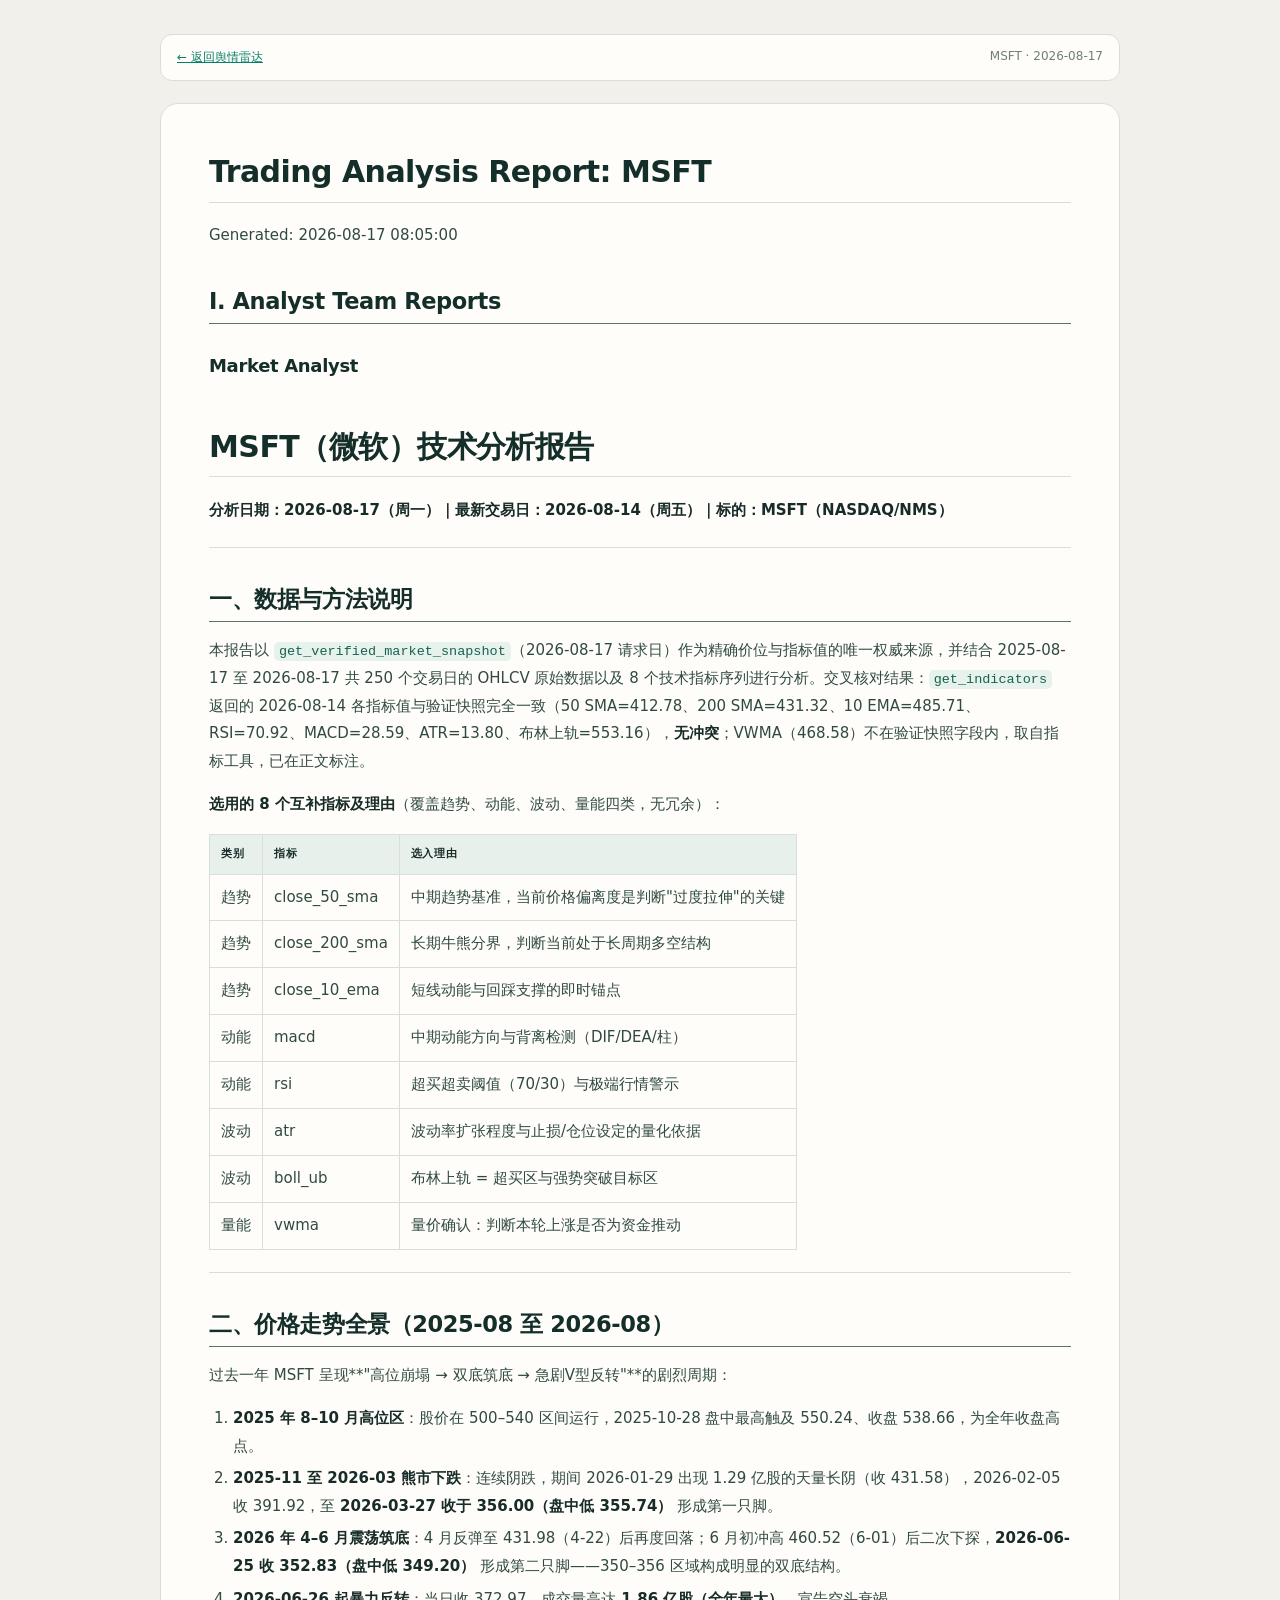
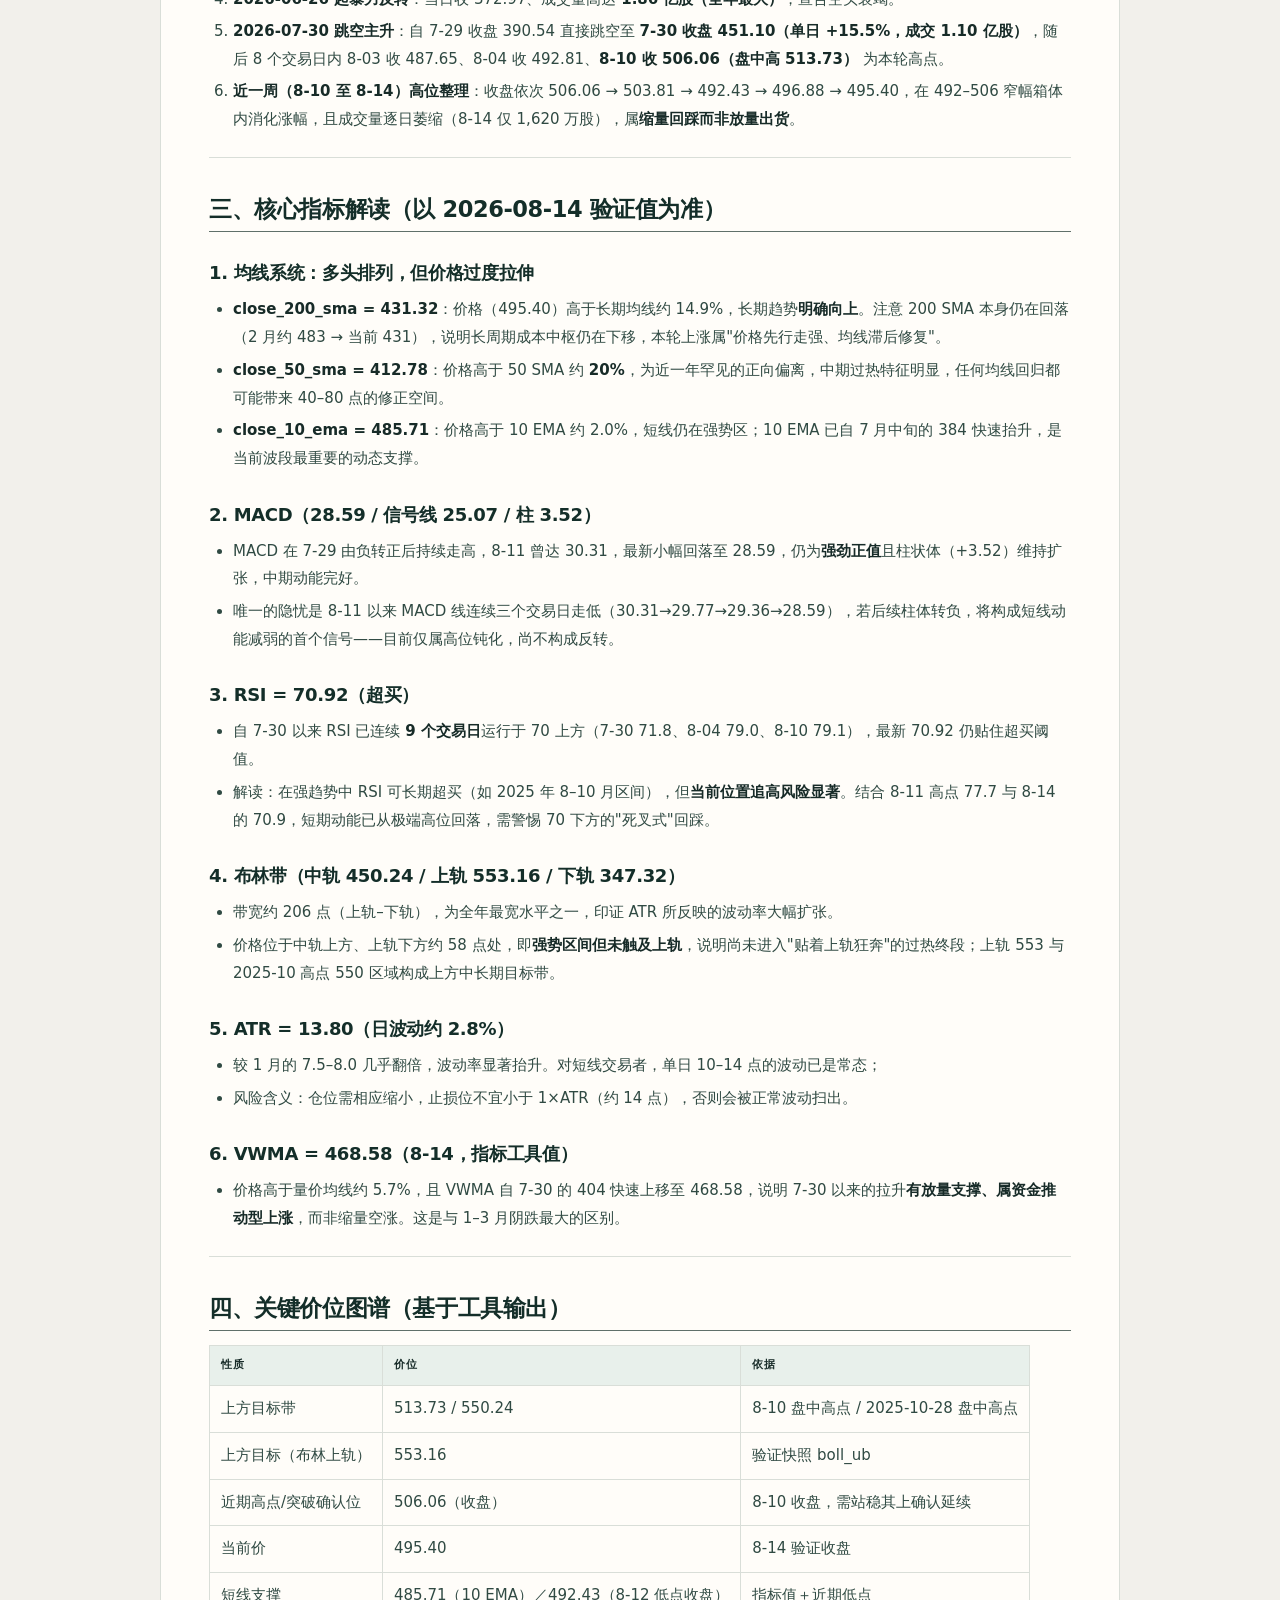
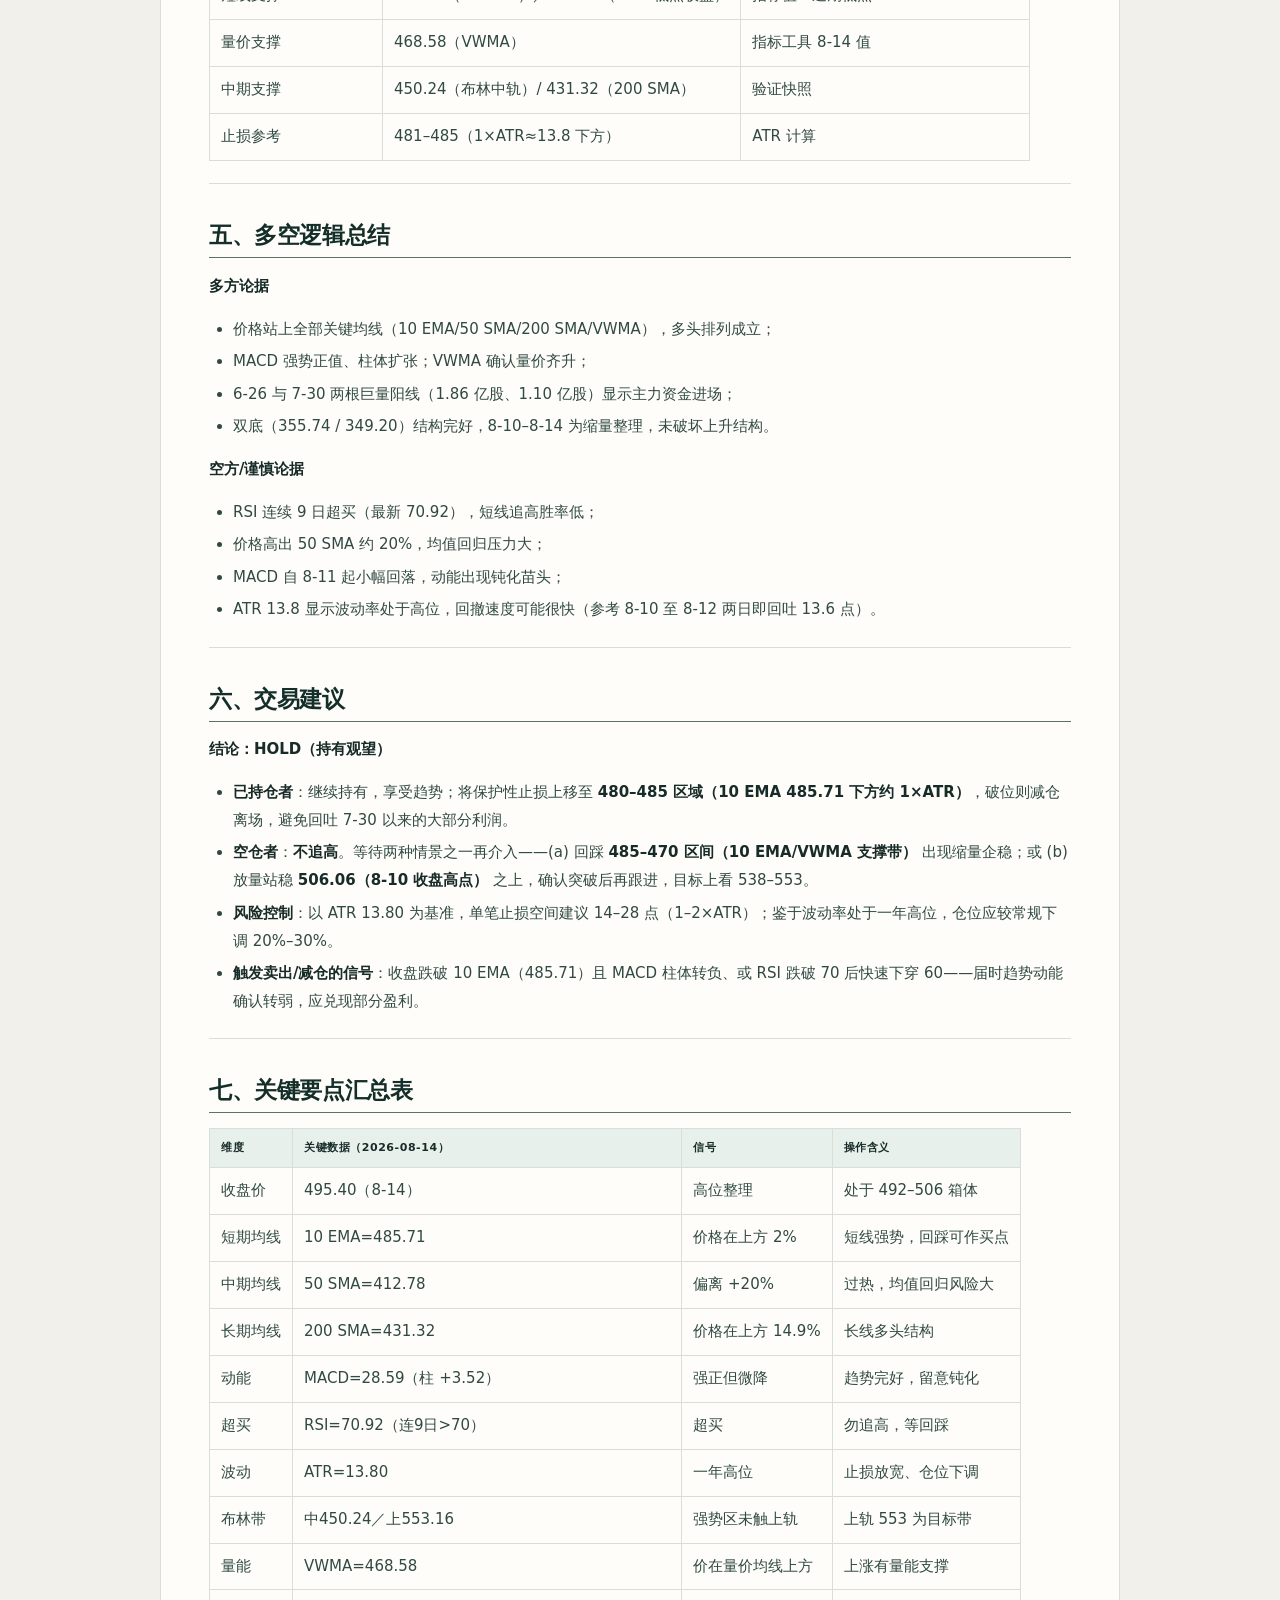
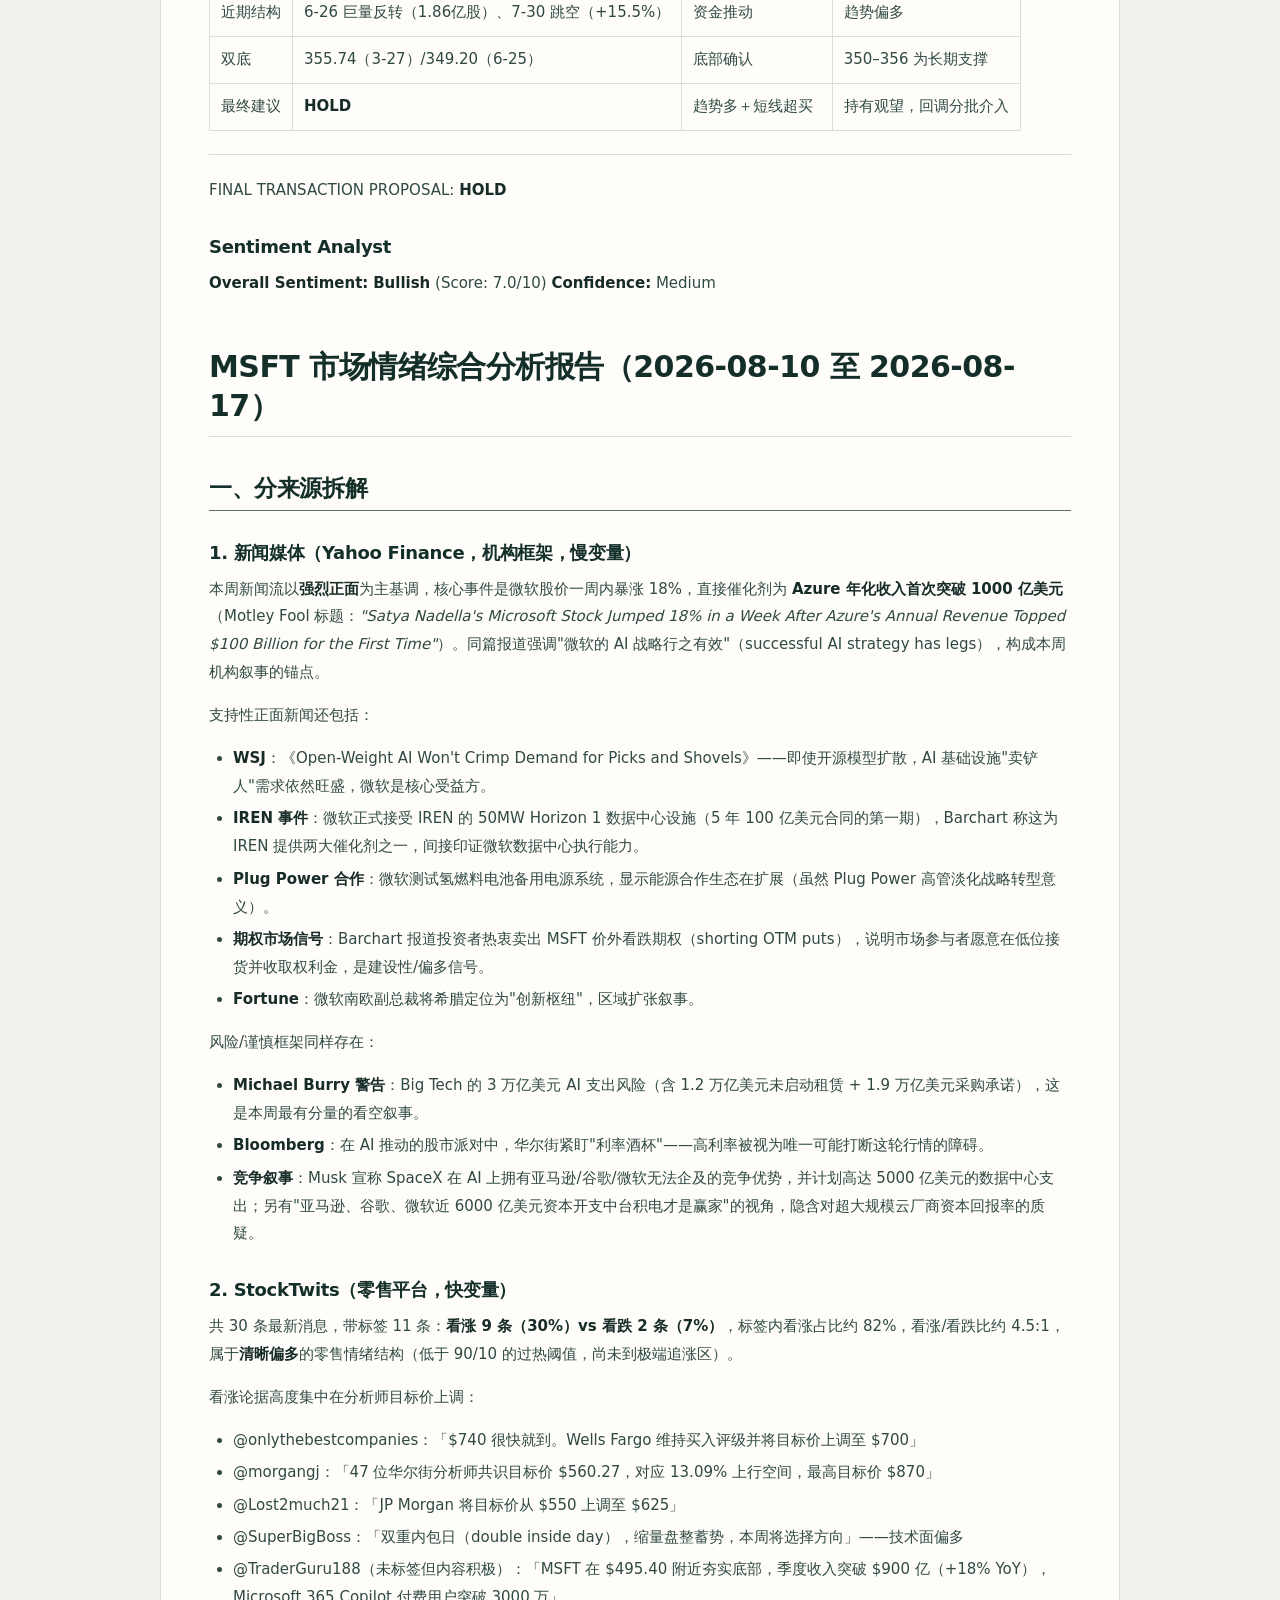
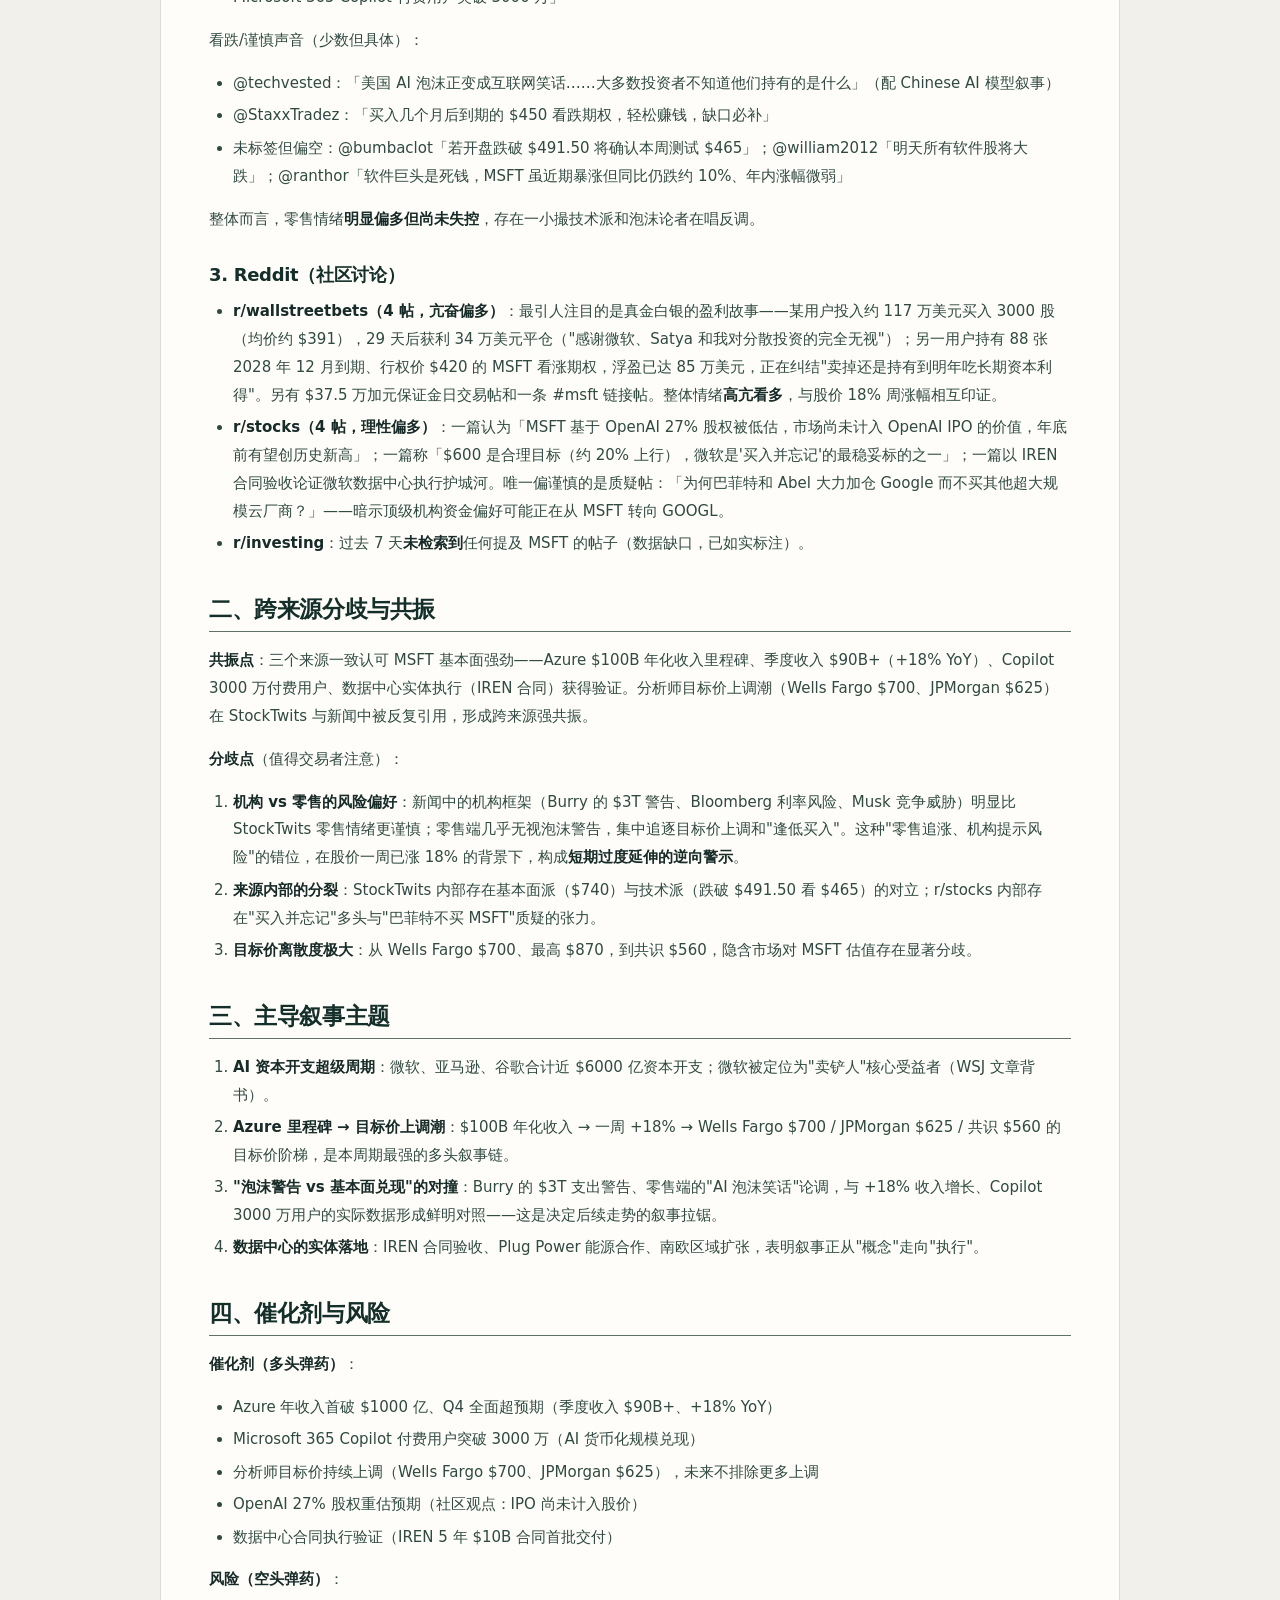
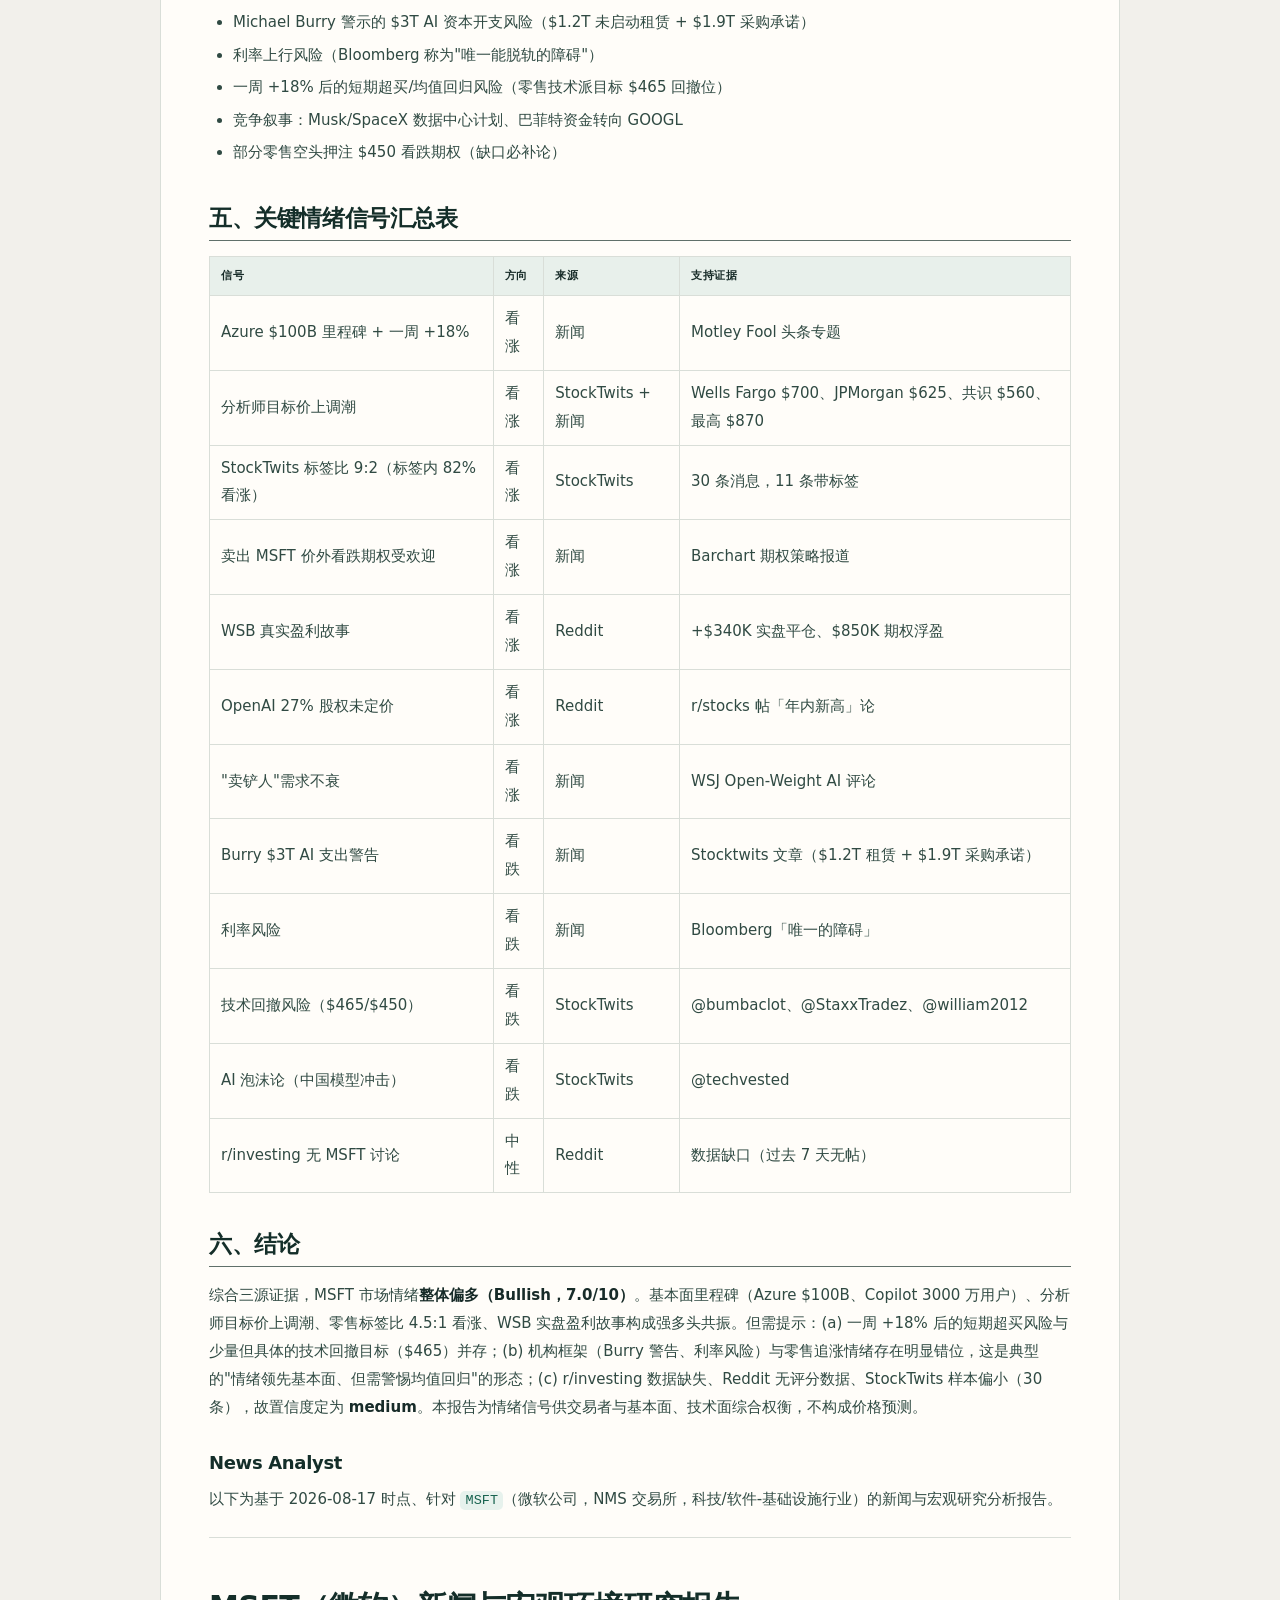
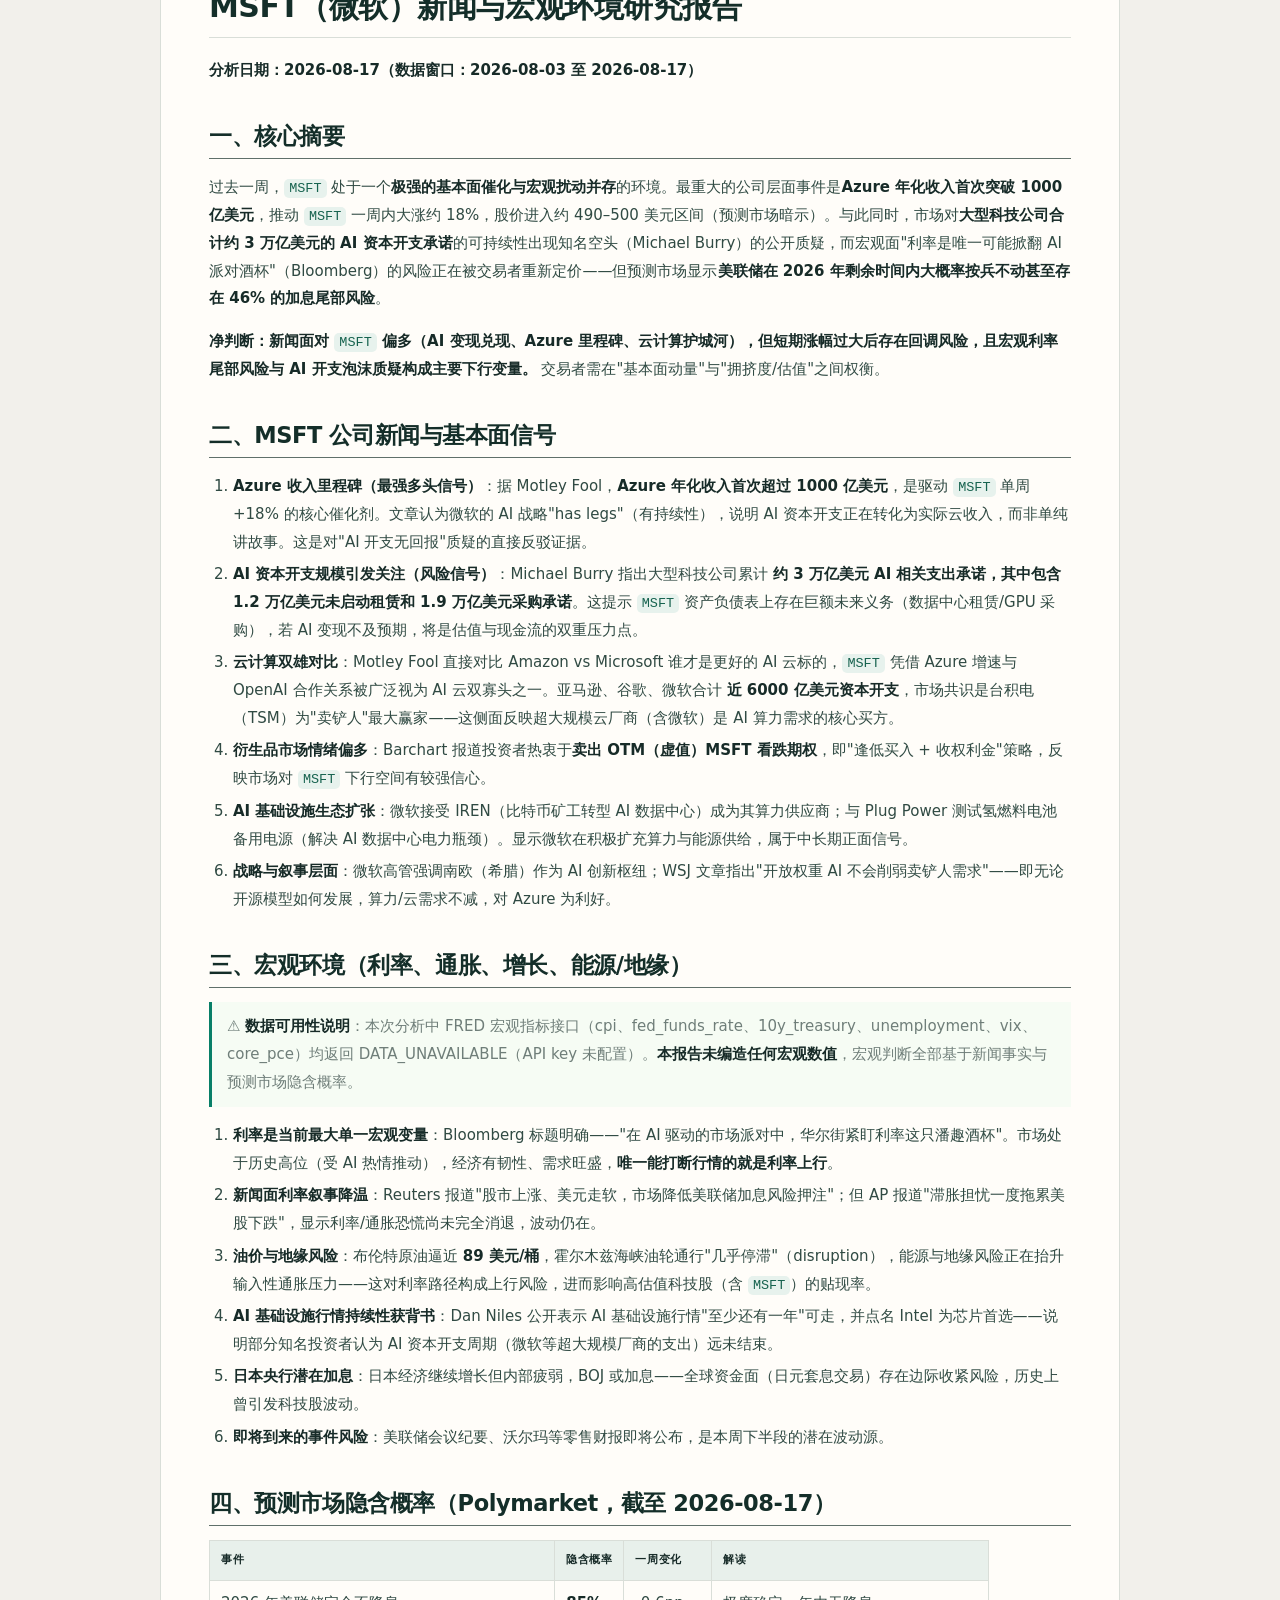
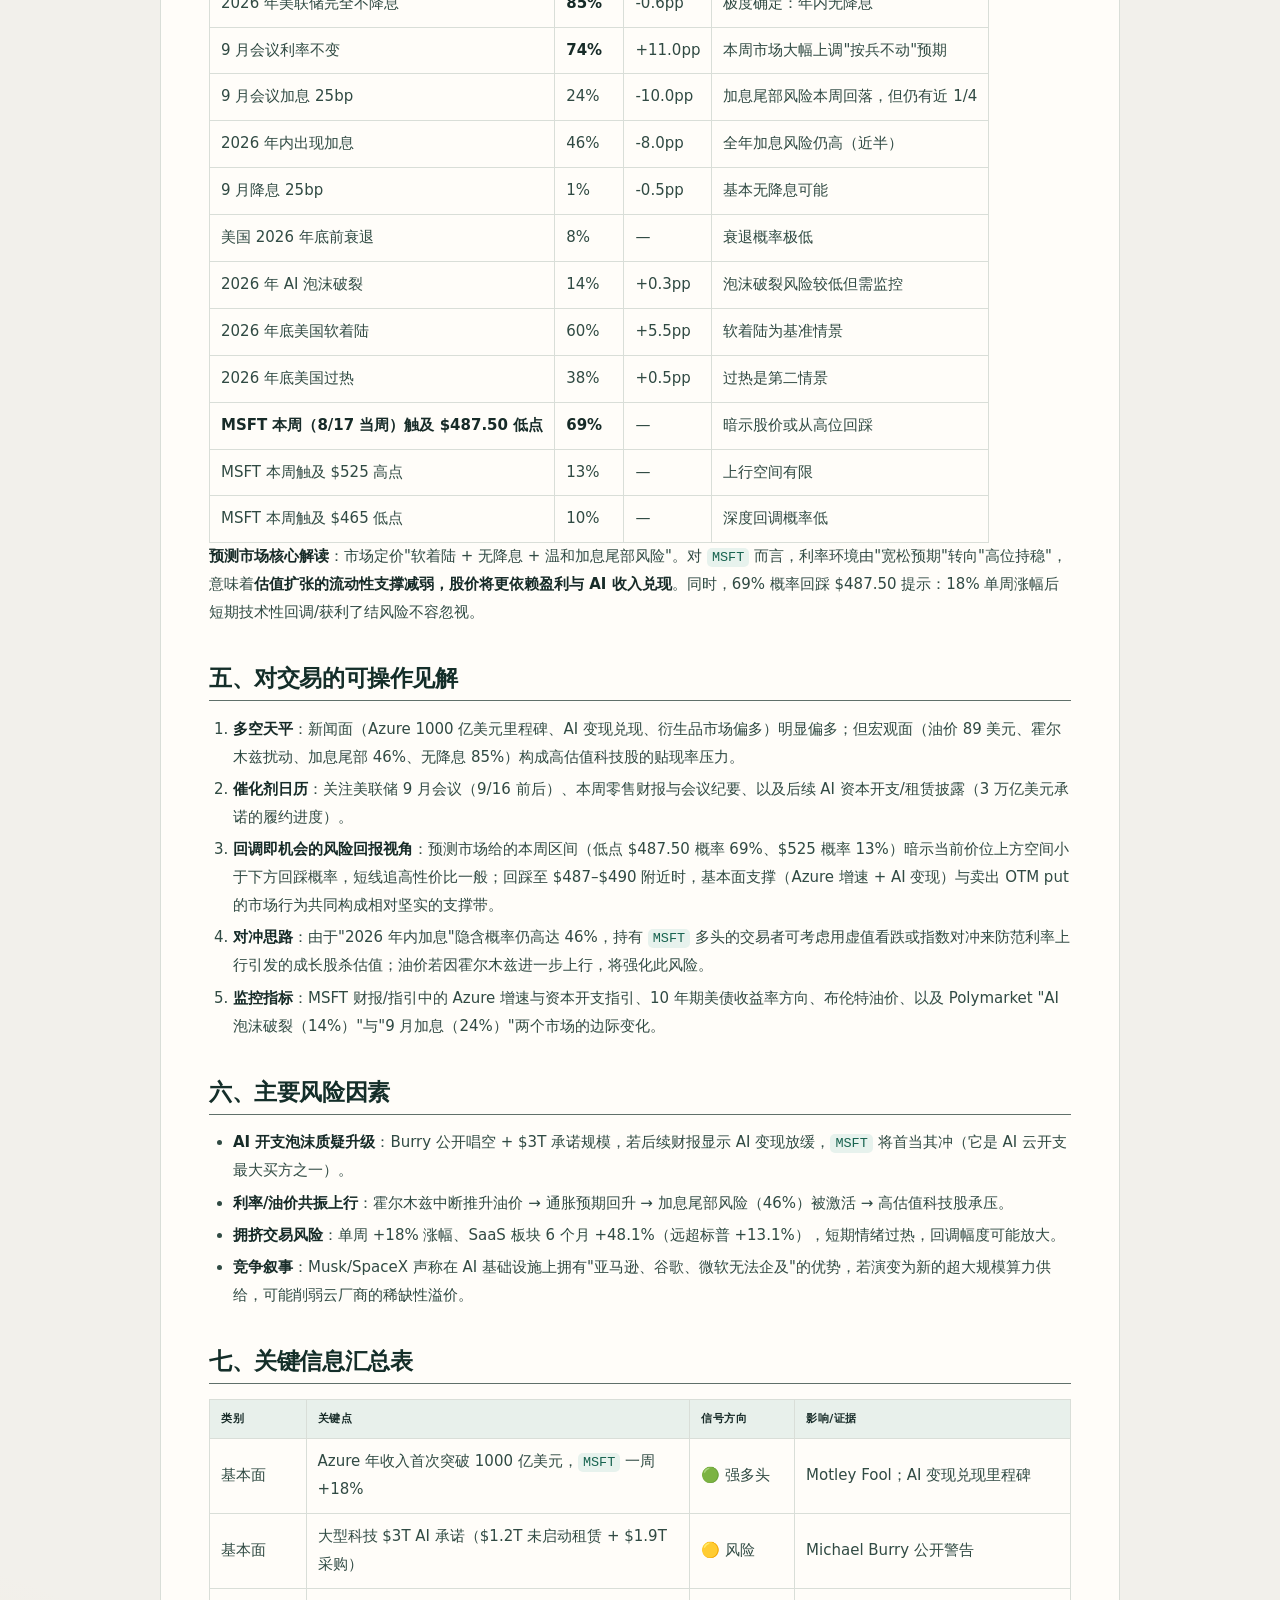
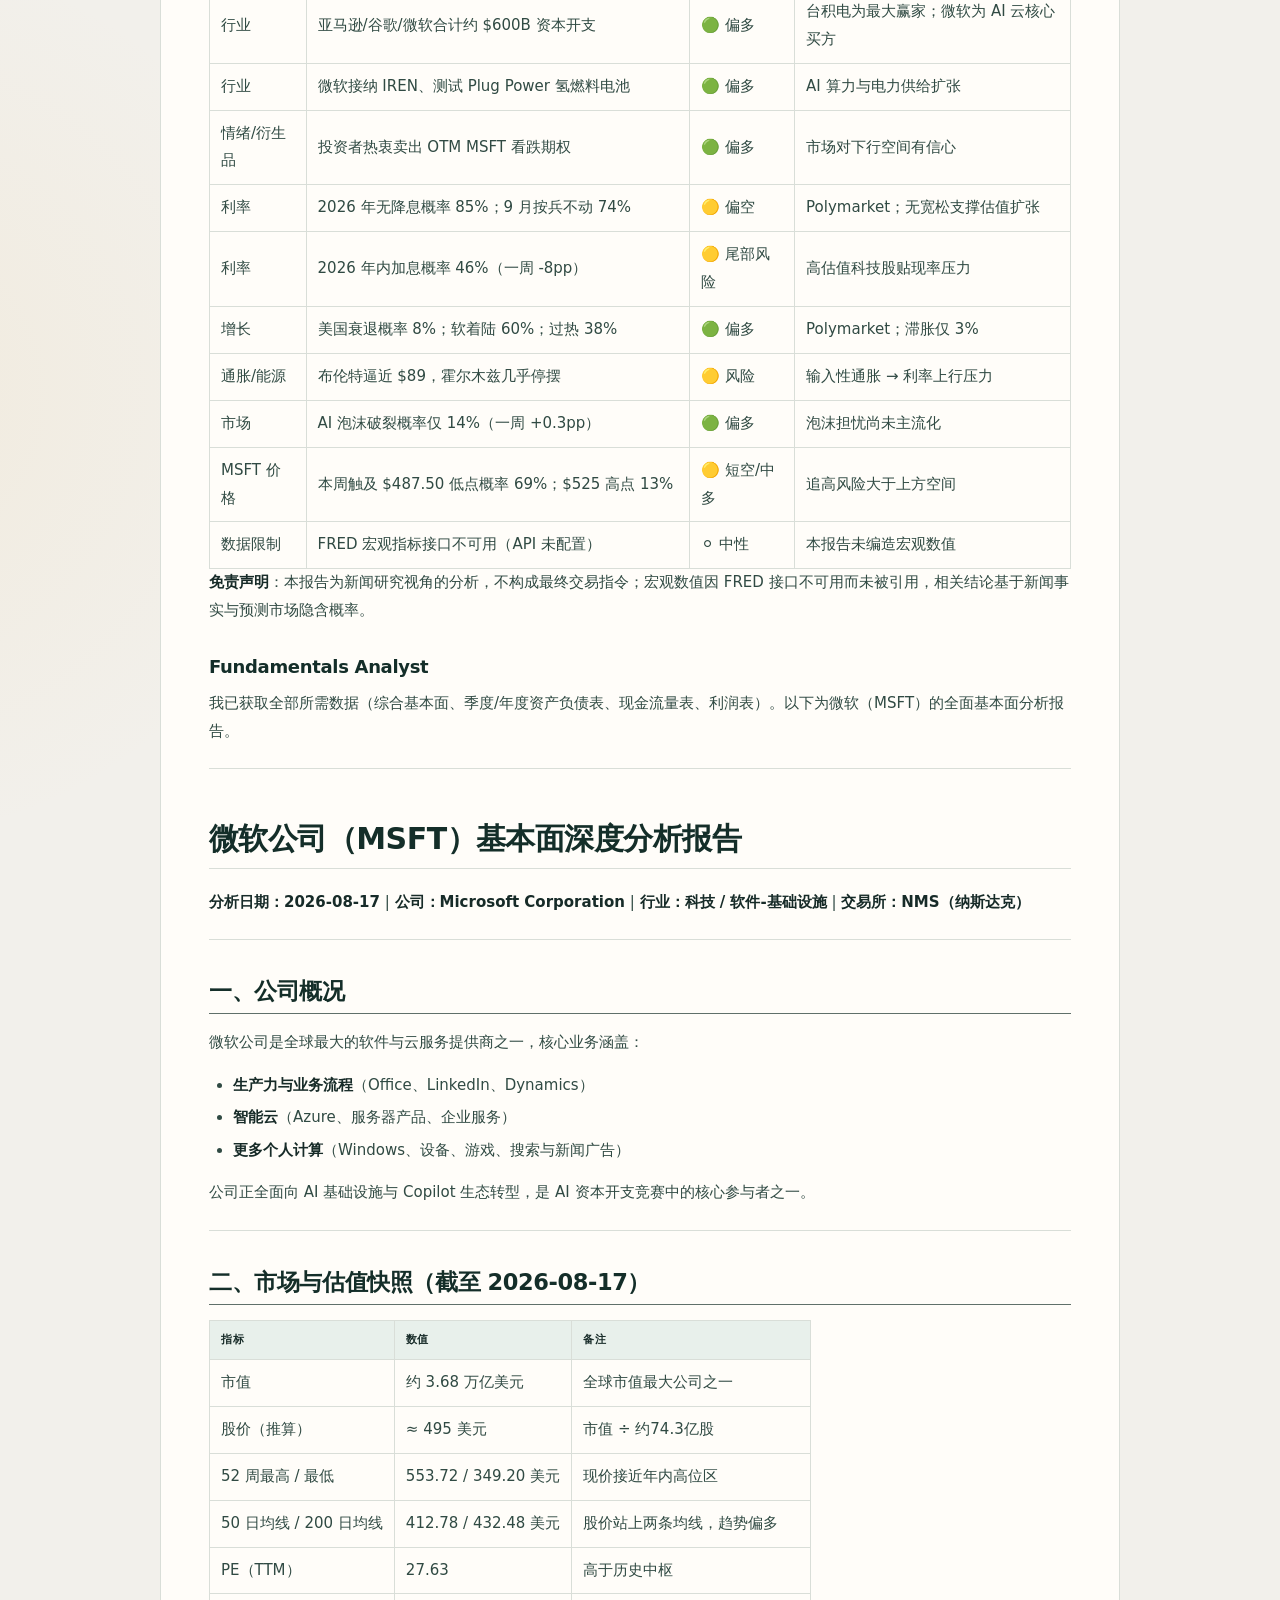
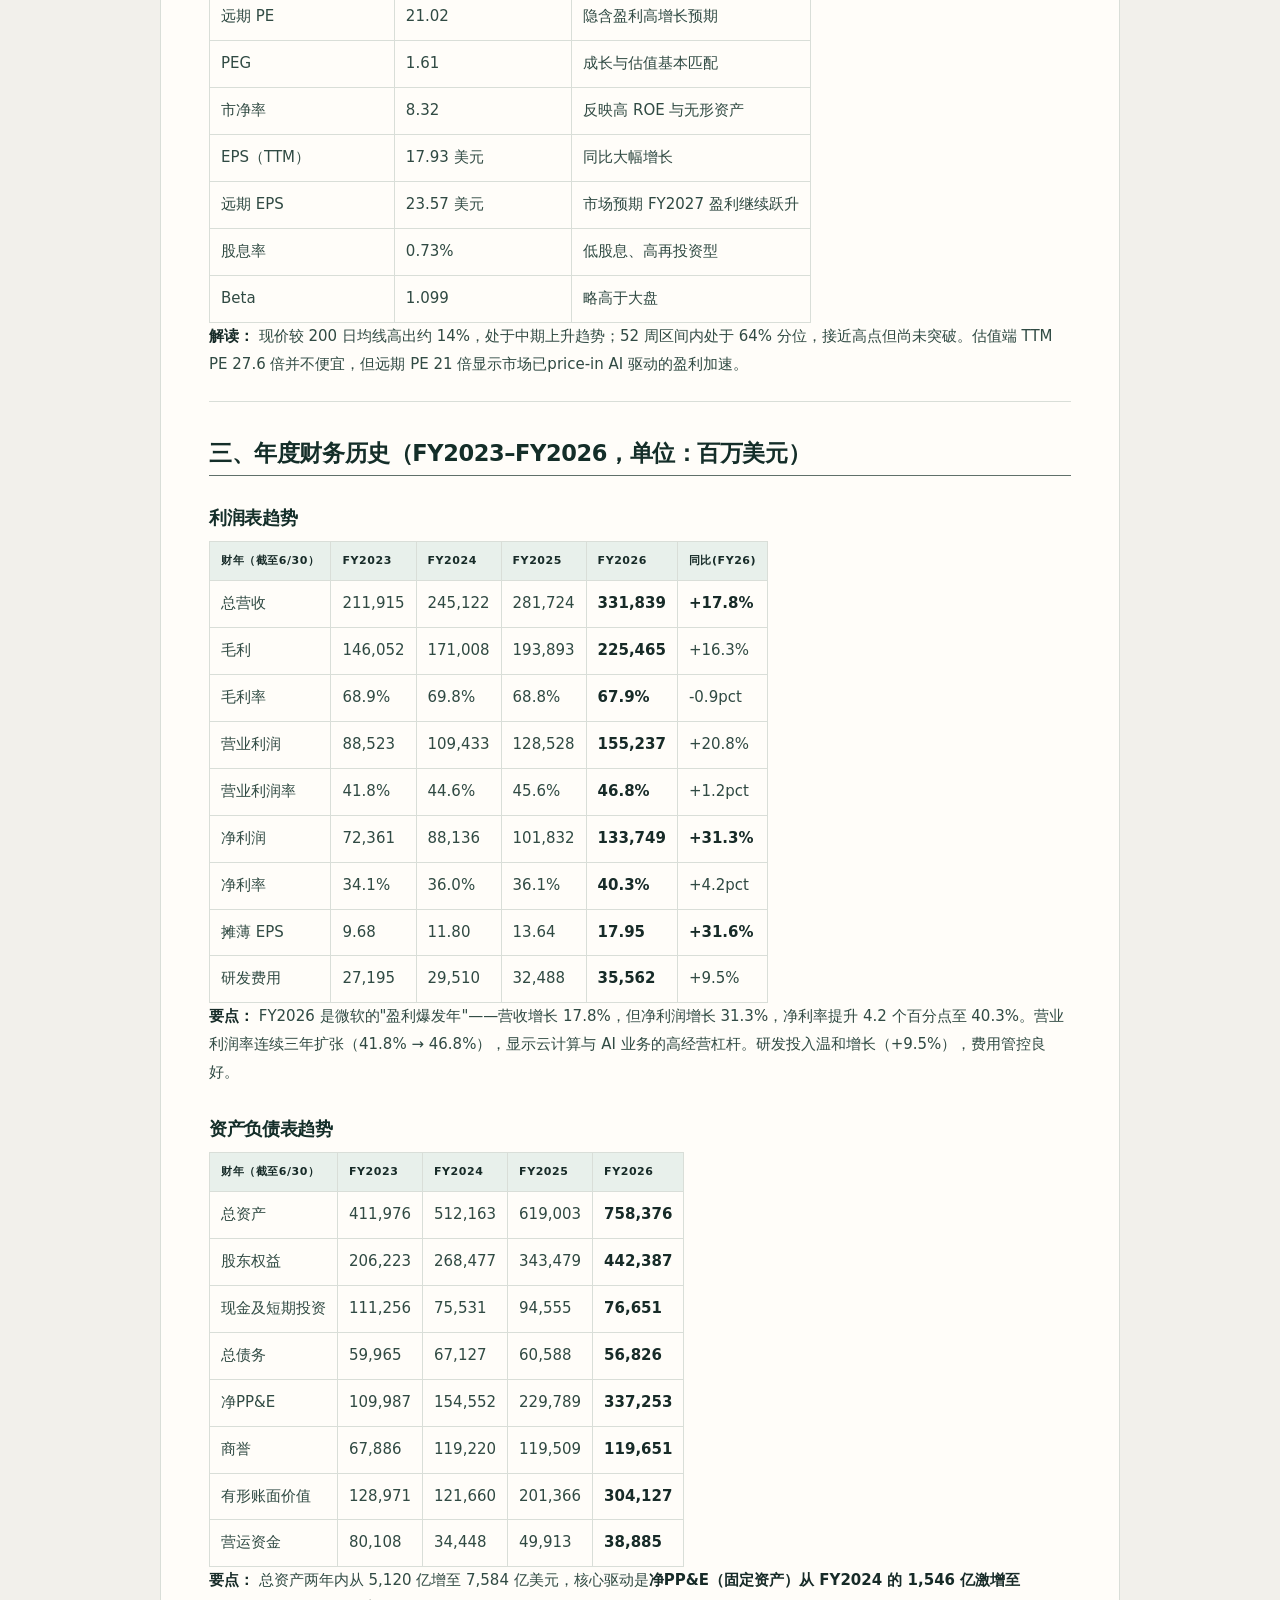
<file: site-dist/reports/MSFT/2026-08-17/complete_report.html>
<!doctype html>
<html lang="zh-CN">
  <head>
    <meta charset="utf-8" />
    <meta name="viewport" content="width=device-width, initial-scale=1" />
    <meta name="description" content="MSFT · 2026-08-17 · 完整报告" />
    <title>MSFT · 2026-08-17 · 完整报告</title>
    <link rel="icon" href="../../../favicon.svg" type="image/svg+xml" />
    <link rel="stylesheet" href="../../../styles.css" />
  </head>
  <body class="report-page">
    <main class="standalone-report">
      <nav class="report-toolbar">
        <a href="../../../">← 返回舆情雷达</a>
        <span>MSFT · 2026-08-17</span>
      </nav>
      <article class="markdown-body">
<h1>Trading Analysis Report: MSFT</h1>
<p>Generated: 2026-08-17 08:05:00</p>
<h2>I. Analyst Team Reports</h2>
<h3>Market Analyst</h3>
<h1>MSFT（微软）技术分析报告</h1>
<p><strong>分析日期：2026-08-17（周一）｜最新交易日：2026-08-14（周五）｜标的：MSFT（NASDAQ/NMS）</strong></p>
<hr />
<h2>一、数据与方法说明</h2>
<p>本报告以 <code>get_verified_market_snapshot</code>（2026-08-17 请求日）作为精确价位与指标值的唯一权威来源，并结合 2025-08-17 至 2026-08-17 共 250 个交易日的 OHLCV 原始数据以及 8 个技术指标序列进行分析。交叉核对结果：<code>get_indicators</code> 返回的 2026-08-14 各指标值与验证快照完全一致（50 SMA=412.78、200 SMA=431.32、10 EMA=485.71、RSI=70.92、MACD=28.59、ATR=13.80、布林上轨=553.16），<strong>无冲突</strong>；VWMA（468.58）不在验证快照字段内，取自指标工具，已在正文标注。</p>
<p><strong>选用的 8 个互补指标及理由</strong>（覆盖趋势、动能、波动、量能四类，无冗余）：</p>
<table>
<thead>
<tr>
<th>类别</th>
<th>指标</th>
<th>选入理由</th>
</tr>
</thead>
<tbody>
<tr>
<td>趋势</td>
<td>close_50_sma</td>
<td>中期趋势基准，当前价格偏离度是判断&quot;过度拉伸&quot;的关键</td>
</tr>
<tr>
<td>趋势</td>
<td>close_200_sma</td>
<td>长期牛熊分界，判断当前处于长周期多空结构</td>
</tr>
<tr>
<td>趋势</td>
<td>close_10_ema</td>
<td>短线动能与回踩支撑的即时锚点</td>
</tr>
<tr>
<td>动能</td>
<td>macd</td>
<td>中期动能方向与背离检测（DIF/DEA/柱）</td>
</tr>
<tr>
<td>动能</td>
<td>rsi</td>
<td>超买超卖阈值（70/30）与极端行情警示</td>
</tr>
<tr>
<td>波动</td>
<td>atr</td>
<td>波动率扩张程度与止损/仓位设定的量化依据</td>
</tr>
<tr>
<td>波动</td>
<td>boll_ub</td>
<td>布林上轨 = 超买区与强势突破目标区</td>
</tr>
<tr>
<td>量能</td>
<td>vwma</td>
<td>量价确认：判断本轮上涨是否为资金推动</td>
</tr>
</tbody>
</table>
<hr />
<h2>二、价格走势全景（2025-08 至 2026-08）</h2>
<p>过去一年 MSFT 呈现**&quot;高位崩塌 → 双底筑底 → 急剧V型反转&quot;**的剧烈周期：</p>
<ol>
<li><strong>2025 年 8–10 月高位区</strong>：股价在 500–540 区间运行，2025-10-28 盘中最高触及 550.24、收盘 538.66，为全年收盘高点。</li>
<li><strong>2025-11 至 2026-03 熊市下跌</strong>：连续阴跌，期间 2026-01-29 出现 1.29 亿股的天量长阴（收 431.58），2026-02-05 收 391.92，至 <strong>2026-03-27 收于 356.00（盘中低 355.74）</strong> 形成第一只脚。</li>
<li><strong>2026 年 4–6 月震荡筑底</strong>：4 月反弹至 431.98（4-22）后再度回落；6 月初冲高 460.52（6-01）后二次下探，<strong>2026-06-25 收 352.83（盘中低 349.20）</strong> 形成第二只脚——350–356 区域构成明显的双底结构。</li>
<li><strong>2026-06-26 起暴力反转</strong>：当日收 372.97、成交量高达 <strong>1.86 亿股（全年最大）</strong>，宣告空头衰竭。</li>
<li><strong>2026-07-30 跳空主升</strong>：自 7-29 收盘 390.54 直接跳空至 <strong>7-30 收盘 451.10（单日 +15.5%，成交 1.10 亿股）</strong>，随后 8 个交易日内 8-03 收 487.65、8-04 收 492.81、<strong>8-10 收 506.06（盘中高 513.73）</strong> 为本轮高点。</li>
<li><strong>近一周（8-10 至 8-14）高位整理</strong>：收盘依次 506.06 → 503.81 → 492.43 → 496.88 → 495.40，在 492–506 窄幅箱体内消化涨幅，且成交量逐日萎缩（8-14 仅 1,620 万股），属<strong>缩量回踩而非放量出货</strong>。</li>
</ol>
<hr />
<h2>三、核心指标解读（以 2026-08-14 验证值为准）</h2>
<h3>1. 均线系统：多头排列，但价格过度拉伸</h3>
<ul>
<li><strong>close_200_sma = 431.32</strong>：价格（495.40）高于长期均线约 14.9%，长期趋势<strong>明确向上</strong>。注意 200 SMA 本身仍在回落（2 月约 483 → 当前 431），说明长周期成本中枢仍在下移，本轮上涨属&quot;价格先行走强、均线滞后修复&quot;。</li>
<li><strong>close_50_sma = 412.78</strong>：价格高于 50 SMA 约 <strong>20%</strong>，为近一年罕见的正向偏离，中期过热特征明显，任何均线回归都可能带来 40–80 点的修正空间。</li>
<li><strong>close_10_ema = 485.71</strong>：价格高于 10 EMA 约 2.0%，短线仍在强势区；10 EMA 已自 7 月中旬的 384 快速抬升，是当前波段最重要的动态支撑。</li>
</ul>
<h3>2. MACD（28.59 / 信号线 25.07 / 柱 3.52）</h3>
<ul>
<li>MACD 在 7-29 由负转正后持续走高，8-11 曾达 30.31，最新小幅回落至 28.59，仍为<strong>强劲正值</strong>且柱状体（+3.52）维持扩张，中期动能完好。</li>
<li>唯一的隐忧是 8-11 以来 MACD 线连续三个交易日走低（30.31→29.77→29.36→28.59），若后续柱体转负，将构成短线动能减弱的首个信号——目前仅属高位钝化，尚不构成反转。</li>
</ul>
<h3>3. RSI = 70.92（超买）</h3>
<ul>
<li>自 7-30 以来 RSI 已连续 <strong>9 个交易日</strong>运行于 70 上方（7-30 71.8、8-04 79.0、8-10 79.1），最新 70.92 仍贴住超买阈值。</li>
<li>解读：在强趋势中 RSI 可长期超买（如 2025 年 8–10 月区间），但<strong>当前位置追高风险显著</strong>。结合 8-11 高点 77.7 与 8-14 的 70.9，短期动能已从极端高位回落，需警惕 70 下方的&quot;死叉式&quot;回踩。</li>
</ul>
<h3>4. 布林带（中轨 450.24 / 上轨 553.16 / 下轨 347.32）</h3>
<ul>
<li>带宽约 206 点（上轨–下轨），为全年最宽水平之一，印证 ATR 所反映的波动率大幅扩张。</li>
<li>价格位于中轨上方、上轨下方约 58 点处，即<strong>强势区间但未触及上轨</strong>，说明尚未进入&quot;贴着上轨狂奔&quot;的过热终段；上轨 553 与 2025-10 高点 550 区域构成上方中长期目标带。</li>
</ul>
<h3>5. ATR = 13.80（日波动约 2.8%）</h3>
<ul>
<li>较 1 月的 7.5–8.0 几乎翻倍，波动率显著抬升。对短线交易者，单日 10–14 点的波动已是常态；</li>
<li>风险含义：仓位需相应缩小，止损位不宜小于 1×ATR（约 14 点），否则会被正常波动扫出。</li>
</ul>
<h3>6. VWMA = 468.58（8-14，指标工具值）</h3>
<ul>
<li>价格高于量价均线约 5.7%，且 VWMA 自 7-30 的 404 快速上移至 468.58，说明 7-30 以来的拉升<strong>有放量支撑、属资金推动型上涨</strong>，而非缩量空涨。这是与 1–3 月阴跌最大的区别。</li>
</ul>
<hr />
<h2>四、关键价位图谱（基于工具输出）</h2>
<table>
<thead>
<tr>
<th>性质</th>
<th>价位</th>
<th>依据</th>
</tr>
</thead>
<tbody>
<tr>
<td>上方目标带</td>
<td>513.73 / 550.24</td>
<td>8-10 盘中高点 / 2025-10-28 盘中高点</td>
</tr>
<tr>
<td>上方目标（布林上轨）</td>
<td>553.16</td>
<td>验证快照 boll_ub</td>
</tr>
<tr>
<td>近期高点/突破确认位</td>
<td>506.06（收盘）</td>
<td>8-10 收盘，需站稳其上确认延续</td>
</tr>
<tr>
<td>当前价</td>
<td>495.40</td>
<td>8-14 验证收盘</td>
</tr>
<tr>
<td>短线支撑</td>
<td>485.71（10 EMA）／492.43（8-12 低点收盘）</td>
<td>指标值＋近期低点</td>
</tr>
<tr>
<td>量价支撑</td>
<td>468.58（VWMA）</td>
<td>指标工具 8-14 值</td>
</tr>
<tr>
<td>中期支撑</td>
<td>450.24（布林中轨）/ 431.32（200 SMA）</td>
<td>验证快照</td>
</tr>
<tr>
<td>止损参考</td>
<td>481–485（1×ATR≈13.8 下方）</td>
<td>ATR 计算</td>
</tr>
</tbody>
</table>
<hr />
<h2>五、多空逻辑总结</h2>
<p><strong>多方论据</strong></p>
<ul>
<li>价格站上全部关键均线（10 EMA/50 SMA/200 SMA/VWMA），多头排列成立；</li>
<li>MACD 强势正值、柱体扩张；VWMA 确认量价齐升；</li>
<li>6-26 与 7-30 两根巨量阳线（1.86 亿股、1.10 亿股）显示主力资金进场；</li>
<li>双底（355.74 / 349.20）结构完好，8-10–8-14 为缩量整理，未破坏上升结构。</li>
</ul>
<p><strong>空方/谨慎论据</strong></p>
<ul>
<li>RSI 连续 9 日超买（最新 70.92），短线追高胜率低；</li>
<li>价格高出 50 SMA 约 20%，均值回归压力大；</li>
<li>MACD 自 8-11 起小幅回落，动能出现钝化苗头；</li>
<li>ATR 13.8 显示波动率处于高位，回撤速度可能很快（参考 8-10 至 8-12 两日即回吐 13.6 点）。</li>
</ul>
<hr />
<h2>六、交易建议</h2>
<p><strong>结论：HOLD（持有观望）</strong></p>
<ul>
<li><strong>已持仓者</strong>：继续持有，享受趋势；将保护性止损上移至 <strong>480–485 区域（10 EMA 485.71 下方约 1×ATR）</strong>，破位则减仓离场，避免回吐 7-30 以来的大部分利润。</li>
<li><strong>空仓者</strong>：<strong>不追高</strong>。等待两种情景之一再介入——(a) 回踩 <strong>485–470 区间（10 EMA/VWMA 支撑带）</strong> 出现缩量企稳；或 (b) 放量站稳 <strong>506.06（8-10 收盘高点）</strong> 之上，确认突破后再跟进，目标上看 538–553。</li>
<li><strong>风险控制</strong>：以 ATR 13.80 为基准，单笔止损空间建议 14–28 点（1–2×ATR）；鉴于波动率处于一年高位，仓位应较常规下调 20%–30%。</li>
<li><strong>触发卖出/减仓的信号</strong>：收盘跌破 10 EMA（485.71）且 MACD 柱体转负、或 RSI 跌破 70 后快速下穿 60——届时趋势动能确认转弱，应兑现部分盈利。</li>
</ul>
<hr />
<h2>七、关键要点汇总表</h2>
<table>
<thead>
<tr>
<th>维度</th>
<th>关键数据（2026-08-14）</th>
<th>信号</th>
<th>操作含义</th>
</tr>
</thead>
<tbody>
<tr>
<td>收盘价</td>
<td>495.40（8-14）</td>
<td>高位整理</td>
<td>处于 492–506 箱体</td>
</tr>
<tr>
<td>短期均线</td>
<td>10 EMA=485.71</td>
<td>价格在上方 2%</td>
<td>短线强势，回踩可作买点</td>
</tr>
<tr>
<td>中期均线</td>
<td>50 SMA=412.78</td>
<td>偏离 +20%</td>
<td>过热，均值回归风险大</td>
</tr>
<tr>
<td>长期均线</td>
<td>200 SMA=431.32</td>
<td>价格在上方 14.9%</td>
<td>长线多头结构</td>
</tr>
<tr>
<td>动能</td>
<td>MACD=28.59（柱 +3.52）</td>
<td>强正但微降</td>
<td>趋势完好，留意钝化</td>
</tr>
<tr>
<td>超买</td>
<td>RSI=70.92（连9日&gt;70）</td>
<td>超买</td>
<td>勿追高，等回踩</td>
</tr>
<tr>
<td>波动</td>
<td>ATR=13.80</td>
<td>一年高位</td>
<td>止损放宽、仓位下调</td>
</tr>
<tr>
<td>布林带</td>
<td>中450.24／上553.16</td>
<td>强势区未触上轨</td>
<td>上轨 553 为目标带</td>
</tr>
<tr>
<td>量能</td>
<td>VWMA=468.58</td>
<td>价在量价均线上方</td>
<td>上涨有量能支撑</td>
</tr>
<tr>
<td>近期结构</td>
<td>6-26 巨量反转（1.86亿股）、7-30 跳空（+15.5%）</td>
<td>资金推动</td>
<td>趋势偏多</td>
</tr>
<tr>
<td>双底</td>
<td>355.74（3-27）/349.20（6-25）</td>
<td>底部确认</td>
<td>350–356 为长期支撑</td>
</tr>
<tr>
<td>最终建议</td>
<td><strong>HOLD</strong></td>
<td>趋势多＋短线超买</td>
<td>持有观望，回调分批介入</td>
</tr>
</tbody>
</table>
<hr />
<p>FINAL TRANSACTION PROPOSAL: <strong>HOLD</strong></p>
<h3>Sentiment Analyst</h3>
<p><strong>Overall Sentiment:</strong> <strong>Bullish</strong> (Score: 7.0/10)
<strong>Confidence:</strong> Medium</p>
<h1>MSFT 市场情绪综合分析报告（2026-08-10 至 2026-08-17）</h1>
<h2>一、分来源拆解</h2>
<h3>1. 新闻媒体（Yahoo Finance，机构框架，慢变量）</h3>
<p>本周新闻流以<strong>强烈正面</strong>为主基调，核心事件是微软股价一周内暴涨 18%，直接催化剂为 <strong>Azure 年化收入首次突破 1000 亿美元</strong>（Motley Fool 标题：<em>&quot;Satya Nadella's Microsoft Stock Jumped 18% in a Week After Azure's Annual Revenue Topped $100 Billion for the First Time&quot;</em>）。同篇报道强调&quot;微软的 AI 战略行之有效&quot;（successful AI strategy has legs），构成本周机构叙事的锚点。</p>
<p>支持性正面新闻还包括：</p>
<ul>
<li><strong>WSJ</strong>：《Open-Weight AI Won't Crimp Demand for Picks and Shovels》——即使开源模型扩散，AI 基础设施&quot;卖铲人&quot;需求依然旺盛，微软是核心受益方。</li>
<li><strong>IREN 事件</strong>：微软正式接受 IREN 的 50MW Horizon 1 数据中心设施（5 年 100 亿美元合同的第一期），Barchart 称这为 IREN 提供两大催化剂之一，间接印证微软数据中心执行能力。</li>
<li><strong>Plug Power 合作</strong>：微软测试氢燃料电池备用电源系统，显示能源合作生态在扩展（虽然 Plug Power 高管淡化战略转型意义）。</li>
<li><strong>期权市场信号</strong>：Barchart 报道投资者热衷卖出 MSFT 价外看跌期权（shorting OTM puts），说明市场参与者愿意在低位接货并收取权利金，是建设性/偏多信号。</li>
<li><strong>Fortune</strong>：微软南欧副总裁将希腊定位为&quot;创新枢纽&quot;，区域扩张叙事。</li>
</ul>
<p>风险/谨慎框架同样存在：</p>
<ul>
<li><strong>Michael Burry 警告</strong>：Big Tech 的 3 万亿美元 AI 支出风险（含 1.2 万亿美元未启动租赁 + 1.9 万亿美元采购承诺），这是本周最有分量的看空叙事。</li>
<li><strong>Bloomberg</strong>：在 AI 推动的股市派对中，华尔街紧盯&quot;利率酒杯&quot;——高利率被视为唯一可能打断这轮行情的障碍。</li>
<li><strong>竞争叙事</strong>：Musk 宣称 SpaceX 在 AI 上拥有亚马逊/谷歌/微软无法企及的竞争优势，并计划高达 5000 亿美元的数据中心支出；另有&quot;亚马逊、谷歌、微软近 6000 亿美元资本开支中台积电才是赢家&quot;的视角，隐含对超大规模云厂商资本回报率的质疑。</li>
</ul>
<h3>2. StockTwits（零售平台，快变量）</h3>
<p>共 30 条最新消息，带标签 11 条：<strong>看涨 9 条（30%）vs 看跌 2 条（7%）</strong>，标签内看涨占比约 82%，看涨/看跌比约 4.5:1，属于<strong>清晰偏多</strong>的零售情绪结构（低于 90/10 的过热阈值，尚未到极端追涨区）。</p>
<p>看涨论据高度集中在分析师目标价上调：</p>
<ul>
<li>@onlythebestcompanies：「$740 很快就到。Wells Fargo 维持买入评级并将目标价上调至 $700」</li>
<li>@morgangj：「47 位华尔街分析师共识目标价 $560.27，对应 13.09% 上行空间，最高目标价 $870」</li>
<li>@Lost2much21：「JP Morgan 将目标价从 $550 上调至 $625」</li>
<li>@SuperBigBoss：「双重内包日（double inside day），缩量盘整蓄势，本周将选择方向」——技术面偏多</li>
<li>@TraderGuru188（未标签但内容积极）：「MSFT 在 $495.40 附近夯实底部，季度收入突破 $900 亿（+18% YoY），Microsoft 365 Copilot 付费用户突破 3000 万」</li>
</ul>
<p>看跌/谨慎声音（少数但具体）：</p>
<ul>
<li>@techvested：「美国 AI 泡沫正变成互联网笑话……大多数投资者不知道他们持有的是什么」（配 Chinese AI 模型叙事）</li>
<li>@StaxxTradez：「买入几个月后到期的 $450 看跌期权，轻松赚钱，缺口必补」</li>
<li>未标签但偏空：@bumbaclot「若开盘跌破 $491.50 将确认本周测试 $465」；@william2012「明天所有软件股将大跌」；@ranthor「软件巨头是死钱，MSFT 虽近期暴涨但同比仍跌约 10%、年内涨幅微弱」</li>
</ul>
<p>整体而言，零售情绪<strong>明显偏多但尚未失控</strong>，存在一小撮技术派和泡沫论者在唱反调。</p>
<h3>3. Reddit（社区讨论）</h3>
<ul>
<li><strong>r/wallstreetbets（4 帖，亢奋偏多）</strong>：最引人注目的是真金白银的盈利故事——某用户投入约 117 万美元买入 3000 股（均价约 $391），29 天后获利 34 万美元平仓（&quot;感谢微软、Satya 和我对分散投资的完全无视&quot;）；另一用户持有 88 张 2028 年 12 月到期、行权价 $420 的 MSFT 看涨期权，浮盈已达 85 万美元，正在纠结&quot;卖掉还是持有到明年吃长期资本利得&quot;。另有 $37.5 万加元保证金日交易帖和一条 #msft 链接帖。整体情绪<strong>高亢看多</strong>，与股价 18% 周涨幅相互印证。</li>
<li><strong>r/stocks（4 帖，理性偏多）</strong>：一篇认为「MSFT 基于 OpenAI 27% 股权被低估，市场尚未计入 OpenAI IPO 的价值，年底前有望创历史新高」；一篇称「$600 是合理目标（约 20% 上行），微软是'买入并忘记'的最稳妥标的之一」；一篇以 IREN 合同验收论证微软数据中心执行护城河。唯一偏谨慎的是质疑帖：「为何巴菲特和 Abel 大力加仓 Google 而不买其他超大规模云厂商？」——暗示顶级机构资金偏好可能正在从 MSFT 转向 GOOGL。</li>
<li><strong>r/investing</strong>：过去 7 天<strong>未检索到</strong>任何提及 MSFT 的帖子（数据缺口，已如实标注）。</li>
</ul>
<h2>二、跨来源分歧与共振</h2>
<p><strong>共振点</strong>：三个来源一致认可 MSFT 基本面强劲——Azure $100B 年化收入里程碑、季度收入 $90B+（+18% YoY）、Copilot 3000 万付费用户、数据中心实体执行（IREN 合同）获得验证。分析师目标价上调潮（Wells Fargo $700、JPMorgan $625）在 StockTwits 与新闻中被反复引用，形成跨来源强共振。</p>
<p><strong>分歧点</strong>（值得交易者注意）：</p>
<ol>
<li><strong>机构 vs 零售的风险偏好</strong>：新闻中的机构框架（Burry 的 $3T 警告、Bloomberg 利率风险、Musk 竞争威胁）明显比 StockTwits 零售情绪更谨慎；零售端几乎无视泡沫警告，集中追逐目标价上调和&quot;逢低买入&quot;。这种&quot;零售追涨、机构提示风险&quot;的错位，在股价一周已涨 18% 的背景下，构成<strong>短期过度延伸的逆向警示</strong>。</li>
<li><strong>来源内部的分裂</strong>：StockTwits 内部存在基本面派（$740）与技术派（跌破 $491.50 看 $465）的对立；r/stocks 内部存在&quot;买入并忘记&quot;多头与&quot;巴菲特不买 MSFT&quot;质疑的张力。</li>
<li><strong>目标价离散度极大</strong>：从 Wells Fargo $700、最高 $870，到共识 $560，隐含市场对 MSFT 估值存在显著分歧。</li>
</ol>
<h2>三、主导叙事主题</h2>
<ol>
<li><strong>AI 资本开支超级周期</strong>：微软、亚马逊、谷歌合计近 $6000 亿资本开支；微软被定位为&quot;卖铲人&quot;核心受益者（WSJ 文章背书）。</li>
<li><strong>Azure 里程碑 → 目标价上调潮</strong>：$100B 年化收入 → 一周 +18% → Wells Fargo $700 / JPMorgan $625 / 共识 $560 的目标价阶梯，是本周期最强的多头叙事链。</li>
<li><strong>&quot;泡沫警告 vs 基本面兑现&quot;的对撞</strong>：Burry 的 $3T 支出警告、零售端的&quot;AI 泡沫笑话&quot;论调，与 +18% 收入增长、Copilot 3000 万用户的实际数据形成鲜明对照——这是决定后续走势的叙事拉锯。</li>
<li><strong>数据中心的实体落地</strong>：IREN 合同验收、Plug Power 能源合作、南欧区域扩张，表明叙事正从&quot;概念&quot;走向&quot;执行&quot;。</li>
</ol>
<h2>四、催化剂与风险</h2>
<p><strong>催化剂（多头弹药）</strong>：</p>
<ul>
<li>Azure 年收入首破 $1000 亿、Q4 全面超预期（季度收入 $90B+、+18% YoY）</li>
<li>Microsoft 365 Copilot 付费用户突破 3000 万（AI 货币化规模兑现）</li>
<li>分析师目标价持续上调（Wells Fargo $700、JPMorgan $625），未来不排除更多上调</li>
<li>OpenAI 27% 股权重估预期（社区观点：IPO 尚未计入股价）</li>
<li>数据中心合同执行验证（IREN 5 年 $10B 合同首批交付）</li>
</ul>
<p><strong>风险（空头弹药）</strong>：</p>
<ul>
<li>Michael Burry 警示的 $3T AI 资本开支风险（$1.2T 未启动租赁 + $1.9T 采购承诺）</li>
<li>利率上行风险（Bloomberg 称为&quot;唯一能脱轨的障碍&quot;）</li>
<li>一周 +18% 后的短期超买/均值回归风险（零售技术派目标 $465 回撤位）</li>
<li>竞争叙事：Musk/SpaceX 数据中心计划、巴菲特资金转向 GOOGL</li>
<li>部分零售空头押注 $450 看跌期权（缺口必补论）</li>
</ul>
<h2>五、关键情绪信号汇总表</h2>
<table>
<thead>
<tr>
<th>信号</th>
<th>方向</th>
<th>来源</th>
<th>支持证据</th>
</tr>
</thead>
<tbody>
<tr>
<td>Azure $100B 里程碑 + 一周 +18%</td>
<td>看涨</td>
<td>新闻</td>
<td>Motley Fool 头条专题</td>
</tr>
<tr>
<td>分析师目标价上调潮</td>
<td>看涨</td>
<td>StockTwits + 新闻</td>
<td>Wells Fargo $700、JPMorgan $625、共识 $560、最高 $870</td>
</tr>
<tr>
<td>StockTwits 标签比 9:2（标签内 82% 看涨）</td>
<td>看涨</td>
<td>StockTwits</td>
<td>30 条消息，11 条带标签</td>
</tr>
<tr>
<td>卖出 MSFT 价外看跌期权受欢迎</td>
<td>看涨</td>
<td>新闻</td>
<td>Barchart 期权策略报道</td>
</tr>
<tr>
<td>WSB 真实盈利故事</td>
<td>看涨</td>
<td>Reddit</td>
<td>+$340K 实盘平仓、$850K 期权浮盈</td>
</tr>
<tr>
<td>OpenAI 27% 股权未定价</td>
<td>看涨</td>
<td>Reddit</td>
<td>r/stocks 帖「年内新高」论</td>
</tr>
<tr>
<td>&quot;卖铲人&quot;需求不衰</td>
<td>看涨</td>
<td>新闻</td>
<td>WSJ Open-Weight AI 评论</td>
</tr>
<tr>
<td>Burry $3T AI 支出警告</td>
<td>看跌</td>
<td>新闻</td>
<td>Stocktwits 文章（$1.2T 租赁 + $1.9T 采购承诺）</td>
</tr>
<tr>
<td>利率风险</td>
<td>看跌</td>
<td>新闻</td>
<td>Bloomberg「唯一的障碍」</td>
</tr>
<tr>
<td>技术回撤风险（$465/$450）</td>
<td>看跌</td>
<td>StockTwits</td>
<td>@bumbaclot、@StaxxTradez、@william2012</td>
</tr>
<tr>
<td>AI 泡沫论（中国模型冲击）</td>
<td>看跌</td>
<td>StockTwits</td>
<td>@techvested</td>
</tr>
<tr>
<td>r/investing 无 MSFT 讨论</td>
<td>中性</td>
<td>Reddit</td>
<td>数据缺口（过去 7 天无帖）</td>
</tr>
</tbody>
</table>
<h2>六、结论</h2>
<p>综合三源证据，MSFT 市场情绪<strong>整体偏多（Bullish，7.0/10）</strong>。基本面里程碑（Azure $100B、Copilot 3000 万用户）、分析师目标价上调潮、零售标签比 4.5:1 看涨、WSB 实盘盈利故事构成强多头共振。但需提示：(a) 一周 +18% 后的短期超买风险与少量但具体的技术回撤目标（$465）并存；(b) 机构框架（Burry 警告、利率风险）与零售追涨情绪存在明显错位，这是典型的&quot;情绪领先基本面、但需警惕均值回归&quot;的形态；(c) r/investing 数据缺失、Reddit 无评分数据、StockTwits 样本偏小（30 条），故置信度定为 <strong>medium</strong>。本报告为情绪信号供交易者与基本面、技术面综合权衡，不构成价格预测。</p>
<h3>News Analyst</h3>
<p>以下为基于 2026-08-17 时点、针对 <code>MSFT</code>（微软公司，NMS 交易所，科技/软件-基础设施行业）的新闻与宏观研究分析报告。</p>
<hr />
<h1>MSFT（微软）新闻与宏观环境研究报告</h1>
<p><strong>分析日期：2026-08-17（数据窗口：2026-08-03 至 2026-08-17）</strong></p>
<h2>一、核心摘要</h2>
<p>过去一周，<code>MSFT</code> 处于一个<strong>极强的基本面催化与宏观扰动并存</strong>的环境。最重大的公司层面事件是<strong>Azure 年化收入首次突破 1000 亿美元</strong>，推动 <code>MSFT</code> 一周内大涨约 18%，股价进入约 490–500 美元区间（预测市场暗示）。与此同时，市场对<strong>大型科技公司合计约 3 万亿美元的 AI 资本开支承诺</strong>的可持续性出现知名空头（Michael Burry）的公开质疑，而宏观面&quot;利率是唯一可能掀翻 AI 派对酒杯&quot;（Bloomberg）的风险正在被交易者重新定价——但预测市场显示<strong>美联储在 2026 年剩余时间内大概率按兵不动甚至存在 46% 的加息尾部风险</strong>。</p>
<p><strong>净判断：新闻面对 <code>MSFT</code> 偏多（AI 变现兑现、Azure 里程碑、云计算护城河），但短期涨幅过大后存在回调风险，且宏观利率尾部风险与 AI 开支泡沫质疑构成主要下行变量。</strong> 交易者需在&quot;基本面动量&quot;与&quot;拥挤度/估值&quot;之间权衡。</p>
<h2>二、MSFT 公司新闻与基本面信号</h2>
<ol>
<li><strong>Azure 收入里程碑（最强多头信号）</strong>：据 Motley Fool，<strong>Azure 年化收入首次超过 1000 亿美元</strong>，是驱动 <code>MSFT</code> 单周 +18% 的核心催化剂。文章认为微软的 AI 战略&quot;has legs&quot;（有持续性），说明 AI 资本开支正在转化为实际云收入，而非单纯讲故事。这是对&quot;AI 开支无回报&quot;质疑的直接反驳证据。</li>
<li><strong>AI 资本开支规模引发关注（风险信号）</strong>：Michael Burry 指出大型科技公司累计 <strong>约 3 万亿美元 AI 相关支出承诺，其中包含 1.2 万亿美元未启动租赁和 1.9 万亿美元采购承诺</strong>。这提示 <code>MSFT</code> 资产负债表上存在巨额未来义务（数据中心租赁/GPU 采购），若 AI 变现不及预期，将是估值与现金流的双重压力点。</li>
<li><strong>云计算双雄对比</strong>：Motley Fool 直接对比 Amazon vs Microsoft 谁才是更好的 AI 云标的，<code>MSFT</code> 凭借 Azure 增速与 OpenAI 合作关系被广泛视为 AI 云双寡头之一。亚马逊、谷歌、微软合计 <strong>近 6000 亿美元资本开支</strong>，市场共识是台积电（TSM）为&quot;卖铲人&quot;最大赢家——这侧面反映超大规模云厂商（含微软）是 AI 算力需求的核心买方。</li>
<li><strong>衍生品市场情绪偏多</strong>：Barchart 报道投资者热衷于<strong>卖出 OTM（虚值）MSFT 看跌期权</strong>，即&quot;逢低买入 + 收权利金&quot;策略，反映市场对 <code>MSFT</code> 下行空间有较强信心。</li>
<li><strong>AI 基础设施生态扩张</strong>：微软接受 IREN（比特币矿工转型 AI 数据中心）成为其算力供应商；与 Plug Power 测试氢燃料电池备用电源（解决 AI 数据中心电力瓶颈）。显示微软在积极扩充算力与能源供给，属于中长期正面信号。</li>
<li><strong>战略与叙事层面</strong>：微软高管强调南欧（希腊）作为 AI 创新枢纽；WSJ 文章指出&quot;开放权重 AI 不会削弱卖铲人需求&quot;——即无论开源模型如何发展，算力/云需求不减，对 Azure 为利好。</li>
</ol>
<h2>三、宏观环境（利率、通胀、增长、能源/地缘）</h2>
<blockquote>
<p>⚠️ <strong>数据可用性说明</strong>：本次分析中 FRED 宏观指标接口（cpi、fed_funds_rate、10y_treasury、unemployment、vix、core_pce）均返回 DATA_UNAVAILABLE（API key 未配置）。<strong>本报告未编造任何宏观数值</strong>，宏观判断全部基于新闻事实与预测市场隐含概率。</p>
</blockquote>
<ol>
<li><strong>利率是当前最大单一宏观变量</strong>：Bloomberg 标题明确——&quot;在 AI 驱动的市场派对中，华尔街紧盯利率这只潘趣酒杯&quot;。市场处于历史高位（受 AI 热情推动），经济有韧性、需求旺盛，<strong>唯一能打断行情的就是利率上行</strong>。</li>
<li><strong>新闻面利率叙事降温</strong>：Reuters 报道&quot;股市上涨、美元走软，市场降低美联储加息风险押注&quot;；但 AP 报道&quot;滞胀担忧一度拖累美股下跌&quot;，显示利率/通胀恐慌尚未完全消退，波动仍在。</li>
<li><strong>油价与地缘风险</strong>：布伦特原油逼近 <strong>89 美元/桶</strong>，霍尔木兹海峡油轮通行&quot;几乎停滞&quot;（disruption），能源与地缘风险正在抬升输入性通胀压力——这对利率路径构成上行风险，进而影响高估值科技股（含 <code>MSFT</code>）的贴现率。</li>
<li><strong>AI 基础设施行情持续性获背书</strong>：Dan Niles 公开表示 AI 基础设施行情&quot;至少还有一年&quot;可走，并点名 Intel 为芯片首选——说明部分知名投资者认为 AI 资本开支周期（微软等超大规模厂商的支出）远未结束。</li>
<li><strong>日本央行潜在加息</strong>：日本经济继续增长但内部疲弱，BOJ 或加息——全球资金面（日元套息交易）存在边际收紧风险，历史上曾引发科技股波动。</li>
<li><strong>即将到来的事件风险</strong>：美联储会议纪要、沃尔玛等零售财报即将公布，是本周下半段的潜在波动源。</li>
</ol>
<h2>四、预测市场隐含概率（Polymarket，截至 2026-08-17）</h2>
<table>
<thead>
<tr>
<th>事件</th>
<th>隐含概率</th>
<th>一周变化</th>
<th>解读</th>
</tr>
</thead>
<tbody>
<tr>
<td>2026 年美联储完全不降息</td>
<td><strong>85%</strong></td>
<td>-0.6pp</td>
<td>极度确定：年内无降息</td>
</tr>
<tr>
<td>9 月会议利率不变</td>
<td><strong>74%</strong></td>
<td>+11.0pp</td>
<td>本周市场大幅上调&quot;按兵不动&quot;预期</td>
</tr>
<tr>
<td>9 月会议加息 25bp</td>
<td>24%</td>
<td>-10.0pp</td>
<td>加息尾部风险本周回落，但仍有近 1/4</td>
</tr>
<tr>
<td>2026 年内出现加息</td>
<td>46%</td>
<td>-8.0pp</td>
<td>全年加息风险仍高（近半）</td>
</tr>
<tr>
<td>9 月降息 25bp</td>
<td>1%</td>
<td>-0.5pp</td>
<td>基本无降息可能</td>
</tr>
<tr>
<td>美国 2026 年底前衰退</td>
<td>8%</td>
<td>—</td>
<td>衰退概率极低</td>
</tr>
<tr>
<td>2026 年 AI 泡沫破裂</td>
<td>14%</td>
<td>+0.3pp</td>
<td>泡沫破裂风险较低但需监控</td>
</tr>
<tr>
<td>2026 年底美国软着陆</td>
<td>60%</td>
<td>+5.5pp</td>
<td>软着陆为基准情景</td>
</tr>
<tr>
<td>2026 年底美国过热</td>
<td>38%</td>
<td>+0.5pp</td>
<td>过热是第二情景</td>
</tr>
<tr>
<td><strong>MSFT 本周（8/17 当周）触及 $487.50 低点</strong></td>
<td><strong>69%</strong></td>
<td>—</td>
<td>暗示股价或从高位回踩</td>
</tr>
<tr>
<td>MSFT 本周触及 $525 高点</td>
<td>13%</td>
<td>—</td>
<td>上行空间有限</td>
</tr>
<tr>
<td>MSFT 本周触及 $465 低点</td>
<td>10%</td>
<td>—</td>
<td>深度回调概率低</td>
</tr>
</tbody>
</table>
<p><strong>预测市场核心解读</strong>：市场定价&quot;软着陆 + 无降息 + 温和加息尾部风险&quot;。对 <code>MSFT</code> 而言，利率环境由&quot;宽松预期&quot;转向&quot;高位持稳&quot;，意味着<strong>估值扩张的流动性支撑减弱，股价将更依赖盈利与 AI 收入兑现</strong>。同时，69% 概率回踩 $487.50 提示：18% 单周涨幅后短期技术性回调/获利了结风险不容忽视。</p>
<h2>五、对交易的可操作见解</h2>
<ol>
<li><strong>多空天平</strong>：新闻面（Azure 1000 亿美元里程碑、AI 变现兑现、衍生品市场偏多）明显偏多；但宏观面（油价 89 美元、霍尔木兹扰动、加息尾部 46%、无降息 85%）构成高估值科技股的贴现率压力。</li>
<li><strong>催化剂日历</strong>：关注美联储 9 月会议（9/16 前后）、本周零售财报与会议纪要、以及后续 AI 资本开支/租赁披露（3 万亿美元承诺的履约进度）。</li>
<li><strong>回调即机会的风险回报视角</strong>：预测市场给的本周区间（低点 $487.50 概率 69%、$525 概率 13%）暗示当前价位上方空间小于下方回踩概率，短线追高性价比一般；回踩至 $487–$490 附近时，基本面支撑（Azure 增速 + AI 变现）与卖出 OTM put 的市场行为共同构成相对坚实的支撑带。</li>
<li><strong>对冲思路</strong>：由于&quot;2026 年内加息&quot;隐含概率仍高达 46%，持有 <code>MSFT</code> 多头的交易者可考虑用虚值看跌或指数对冲来防范利率上行引发的成长股杀估值；油价若因霍尔木兹进一步上行，将强化此风险。</li>
<li><strong>监控指标</strong>：MSFT 财报/指引中的 Azure 增速与资本开支指引、10 年期美债收益率方向、布伦特油价、以及 Polymarket &quot;AI 泡沫破裂（14%）&quot;与&quot;9 月加息（24%）&quot;两个市场的边际变化。</li>
</ol>
<h2>六、主要风险因素</h2>
<ul>
<li><strong>AI 开支泡沫质疑升级</strong>：Burry 公开唱空 + $3T 承诺规模，若后续财报显示 AI 变现放缓，<code>MSFT</code> 将首当其冲（它是 AI 云开支最大买方之一）。</li>
<li><strong>利率/油价共振上行</strong>：霍尔木兹中断推升油价 → 通胀预期回升 → 加息尾部风险（46%）被激活 → 高估值科技股承压。</li>
<li><strong>拥挤交易风险</strong>：单周 +18% 涨幅、SaaS 板块 6 个月 +48.1%（远超标普 +13.1%），短期情绪过热，回调幅度可能放大。</li>
<li><strong>竞争叙事</strong>：Musk/SpaceX 声称在 AI 基础设施上拥有&quot;亚马逊、谷歌、微软无法企及&quot;的优势，若演变为新的超大规模算力供给，可能削弱云厂商的稀缺性溢价。</li>
</ul>
<h2>七、关键信息汇总表</h2>
<table>
<thead>
<tr>
<th>类别</th>
<th>关键点</th>
<th>信号方向</th>
<th>影响/证据</th>
</tr>
</thead>
<tbody>
<tr>
<td>基本面</td>
<td>Azure 年收入首次突破 1000 亿美元，<code>MSFT</code> 一周 +18%</td>
<td>🟢 强多头</td>
<td>Motley Fool；AI 变现兑现里程碑</td>
</tr>
<tr>
<td>基本面</td>
<td>大型科技 $3T AI 承诺（$1.2T 未启动租赁 + $1.9T 采购）</td>
<td>🟡 风险</td>
<td>Michael Burry 公开警告</td>
</tr>
<tr>
<td>行业</td>
<td>亚马逊/谷歌/微软合计约 $600B 资本开支</td>
<td>🟢 偏多</td>
<td>台积电为最大赢家；微软为 AI 云核心买方</td>
</tr>
<tr>
<td>行业</td>
<td>微软接纳 IREN、测试 Plug Power 氢燃料电池</td>
<td>🟢 偏多</td>
<td>AI 算力与电力供给扩张</td>
</tr>
<tr>
<td>情绪/衍生品</td>
<td>投资者热衷卖出 OTM MSFT 看跌期权</td>
<td>🟢 偏多</td>
<td>市场对下行空间有信心</td>
</tr>
<tr>
<td>利率</td>
<td>2026 年无降息概率 85%；9 月按兵不动 74%</td>
<td>🟡 偏空</td>
<td>Polymarket；无宽松支撑估值扩张</td>
</tr>
<tr>
<td>利率</td>
<td>2026 年内加息概率 46%（一周 -8pp）</td>
<td>🟡 尾部风险</td>
<td>高估值科技股贴现率压力</td>
</tr>
<tr>
<td>增长</td>
<td>美国衰退概率 8%；软着陆 60%；过热 38%</td>
<td>🟢 偏多</td>
<td>Polymarket；滞胀仅 3%</td>
</tr>
<tr>
<td>通胀/能源</td>
<td>布伦特逼近 $89，霍尔木兹几乎停摆</td>
<td>🟡 风险</td>
<td>输入性通胀 → 利率上行压力</td>
</tr>
<tr>
<td>市场</td>
<td>AI 泡沫破裂概率仅 14%（一周 +0.3pp）</td>
<td>🟢 偏多</td>
<td>泡沫担忧尚未主流化</td>
</tr>
<tr>
<td>MSFT 价格</td>
<td>本周触及 $487.50 低点概率 69%；$525 高点 13%</td>
<td>🟡 短空/中多</td>
<td>追高风险大于上方空间</td>
</tr>
<tr>
<td>数据限制</td>
<td>FRED 宏观指标接口不可用（API 未配置）</td>
<td>⚪ 中性</td>
<td>本报告未编造宏观数值</td>
</tr>
</tbody>
</table>
<p><strong>免责声明</strong>：本报告为新闻研究视角的分析，不构成最终交易指令；宏观数值因 FRED 接口不可用而未被引用，相关结论基于新闻事实与预测市场隐含概率。</p>
<h3>Fundamentals Analyst</h3>
<p>我已获取全部所需数据（综合基本面、季度/年度资产负债表、现金流量表、利润表）。以下为微软（MSFT）的全面基本面分析报告。</p>
<hr />
<h1>微软公司（MSFT）基本面深度分析报告</h1>
<p><strong>分析日期：2026-08-17</strong> | <strong>公司：Microsoft Corporation</strong> | <strong>行业：科技 / 软件-基础设施</strong> | <strong>交易所：NMS（纳斯达克）</strong></p>
<hr />
<h2>一、公司概况</h2>
<p>微软公司是全球最大的软件与云服务提供商之一，核心业务涵盖：</p>
<ul>
<li><strong>生产力与业务流程</strong>（Office、LinkedIn、Dynamics）</li>
<li><strong>智能云</strong>（Azure、服务器产品、企业服务）</li>
<li><strong>更多个人计算</strong>（Windows、设备、游戏、搜索与新闻广告）</li>
</ul>
<p>公司正全面向 AI 基础设施与 Copilot 生态转型，是 AI 资本开支竞赛中的核心参与者之一。</p>
<hr />
<h2>二、市场与估值快照（截至 2026-08-17）</h2>
<table>
<thead>
<tr>
<th>指标</th>
<th>数值</th>
<th>备注</th>
</tr>
</thead>
<tbody>
<tr>
<td>市值</td>
<td>约 3.68 万亿美元</td>
<td>全球市值最大公司之一</td>
</tr>
<tr>
<td>股价（推算）</td>
<td>≈ 495 美元</td>
<td>市值 ÷ 约74.3亿股</td>
</tr>
<tr>
<td>52 周最高 / 最低</td>
<td>553.72 / 349.20 美元</td>
<td>现价接近年内高位区</td>
</tr>
<tr>
<td>50 日均线 / 200 日均线</td>
<td>412.78 / 432.48 美元</td>
<td>股价站上两条均线，趋势偏多</td>
</tr>
<tr>
<td>PE（TTM）</td>
<td>27.63</td>
<td>高于历史中枢</td>
</tr>
<tr>
<td>远期 PE</td>
<td>21.02</td>
<td>隐含盈利高增长预期</td>
</tr>
<tr>
<td>PEG</td>
<td>1.61</td>
<td>成长与估值基本匹配</td>
</tr>
<tr>
<td>市净率</td>
<td>8.32</td>
<td>反映高 ROE 与无形资产</td>
</tr>
<tr>
<td>EPS（TTM）</td>
<td>17.93 美元</td>
<td>同比大幅增长</td>
</tr>
<tr>
<td>远期 EPS</td>
<td>23.57 美元</td>
<td>市场预期 FY2027 盈利继续跃升</td>
</tr>
<tr>
<td>股息率</td>
<td>0.73%</td>
<td>低股息、高再投资型</td>
</tr>
<tr>
<td>Beta</td>
<td>1.099</td>
<td>略高于大盘</td>
</tr>
</tbody>
</table>
<p><strong>解读：</strong> 现价较 200 日均线高出约 14%，处于中期上升趋势；52 周区间内处于 64% 分位，接近高点但尚未突破。估值端 TTM PE 27.6 倍并不便宜，但远期 PE 21 倍显示市场已price-in AI 驱动的盈利加速。</p>
<hr />
<h2>三、年度财务历史（FY2023–FY2026，单位：百万美元）</h2>
<h3>利润表趋势</h3>
<table>
<thead>
<tr>
<th>财年（截至6/30）</th>
<th>FY2023</th>
<th>FY2024</th>
<th>FY2025</th>
<th>FY2026</th>
<th>同比(FY26)</th>
</tr>
</thead>
<tbody>
<tr>
<td>总营收</td>
<td>211,915</td>
<td>245,122</td>
<td>281,724</td>
<td><strong>331,839</strong></td>
<td><strong>+17.8%</strong></td>
</tr>
<tr>
<td>毛利</td>
<td>146,052</td>
<td>171,008</td>
<td>193,893</td>
<td><strong>225,465</strong></td>
<td>+16.3%</td>
</tr>
<tr>
<td>毛利率</td>
<td>68.9%</td>
<td>69.8%</td>
<td>68.8%</td>
<td><strong>67.9%</strong></td>
<td>-0.9pct</td>
</tr>
<tr>
<td>营业利润</td>
<td>88,523</td>
<td>109,433</td>
<td>128,528</td>
<td><strong>155,237</strong></td>
<td>+20.8%</td>
</tr>
<tr>
<td>营业利润率</td>
<td>41.8%</td>
<td>44.6%</td>
<td>45.6%</td>
<td><strong>46.8%</strong></td>
<td>+1.2pct</td>
</tr>
<tr>
<td>净利润</td>
<td>72,361</td>
<td>88,136</td>
<td>101,832</td>
<td><strong>133,749</strong></td>
<td><strong>+31.3%</strong></td>
</tr>
<tr>
<td>净利率</td>
<td>34.1%</td>
<td>36.0%</td>
<td>36.1%</td>
<td><strong>40.3%</strong></td>
<td>+4.2pct</td>
</tr>
<tr>
<td>摊薄 EPS</td>
<td>9.68</td>
<td>11.80</td>
<td>13.64</td>
<td><strong>17.95</strong></td>
<td><strong>+31.6%</strong></td>
</tr>
<tr>
<td>研发费用</td>
<td>27,195</td>
<td>29,510</td>
<td>32,488</td>
<td><strong>35,562</strong></td>
<td>+9.5%</td>
</tr>
</tbody>
</table>
<p><strong>要点：</strong> FY2026 是微软的&quot;盈利爆发年&quot;——营收增长 17.8%，但净利润增长 31.3%，净利率提升 4.2 个百分点至 40.3%。营业利润率连续三年扩张（41.8% → 46.8%），显示云计算与 AI 业务的高经营杠杆。研发投入温和增长（+9.5%），费用管控良好。</p>
<h3>资产负债表趋势</h3>
<table>
<thead>
<tr>
<th>财年（截至6/30）</th>
<th>FY2023</th>
<th>FY2024</th>
<th>FY2025</th>
<th>FY2026</th>
</tr>
</thead>
<tbody>
<tr>
<td>总资产</td>
<td>411,976</td>
<td>512,163</td>
<td>619,003</td>
<td><strong>758,376</strong></td>
</tr>
<tr>
<td>股东权益</td>
<td>206,223</td>
<td>268,477</td>
<td>343,479</td>
<td><strong>442,387</strong></td>
</tr>
<tr>
<td>现金及短期投资</td>
<td>111,256</td>
<td>75,531</td>
<td>94,555</td>
<td><strong>76,651</strong></td>
</tr>
<tr>
<td>总债务</td>
<td>59,965</td>
<td>67,127</td>
<td>60,588</td>
<td><strong>56,826</strong></td>
</tr>
<tr>
<td>净PP&amp;E</td>
<td>109,987</td>
<td>154,552</td>
<td>229,789</td>
<td><strong>337,253</strong></td>
</tr>
<tr>
<td>商誉</td>
<td>67,886</td>
<td>119,220</td>
<td>119,509</td>
<td><strong>119,651</strong></td>
</tr>
<tr>
<td>有形账面价值</td>
<td>128,971</td>
<td>121,660</td>
<td>201,366</td>
<td><strong>304,127</strong></td>
</tr>
<tr>
<td>营运资金</td>
<td>80,108</td>
<td>34,448</td>
<td>49,913</td>
<td><strong>38,885</strong></td>
</tr>
</tbody>
</table>
<p><strong>要点：</strong> 总资产两年内从 5,120 亿增至 7,584 亿美元，核心驱动是<strong>净PP&amp;E（固定资产）从 FY2024 的 1,546 亿激增至 FY2026 的 3,373 亿美元（+118%）</strong>——这是数据中心/AI 算力基础设施的巨额投入。股东权益两年增长 65%，留存收益厚实。总债务反而小幅下降，资产负债表依旧稳健。</p>
<h3>现金流量表趋势</h3>
<table>
<thead>
<tr>
<th>财年（截至6/30）</th>
<th>FY2023</th>
<th>FY2024</th>
<th>FY2025</th>
<th>FY2026</th>
<th>同比(FY26)</th>
</tr>
</thead>
<tbody>
<tr>
<td>经营现金流</td>
<td>87,582</td>
<td>118,548</td>
<td>136,162</td>
<td><strong>182,935</strong></td>
<td><strong>+34.3%</strong></td>
</tr>
<tr>
<td>资本开支</td>
<td>-28,107</td>
<td>-44,477</td>
<td>-64,551</td>
<td><strong>-115,948</strong></td>
<td><strong>+79.6%</strong></td>
</tr>
<tr>
<td>自由现金流</td>
<td>59,475</td>
<td>74,071</td>
<td>71,611</td>
<td><strong>66,987</strong></td>
<td>-6.5%</td>
</tr>
<tr>
<td>股票回购</td>
<td>-22,245</td>
<td>-17,254</td>
<td>-18,420</td>
<td><strong>-22,271</strong></td>
<td>+20.9%</td>
</tr>
<tr>
<td>现金股息</td>
<td>-19,800</td>
<td>-21,771</td>
<td>-24,082</td>
<td><strong>-26,445</strong></td>
<td>+9.8%</td>
</tr>
<tr>
<td>股权激励(SBC)</td>
<td>9,611</td>
<td>10,734</td>
<td>11,974</td>
<td><strong>12,405</strong></td>
<td>+3.6%</td>
</tr>
</tbody>
</table>
<p><strong>要点：</strong> 经营现金流 FY2026 高达 1,829 亿美元（+34.3%），创历史新高，显示盈利质量极高（净利 1,337 亿 vs 经营现金流 1,829 亿，现金流覆盖充分）。但<strong>资本开支同比暴增 79.6% 至 1,159 亿美元</strong>，导致自由现金流连续第二年下滑至 670 亿美元。这是典型的&quot;以 FCF 换 AI 增长&quot;的战略选择。回购与股息合计约 487 亿美元，股东回报依然丰厚。</p>
<hr />
<h2>四、FY2026 季度趋势（最新季度分析）</h2>
<table>
<thead>
<tr>
<th>季度</th>
<th>营收(百万)</th>
<th>同比</th>
<th>净利润(百万)</th>
<th>摊薄EPS</th>
<th>毛利率</th>
<th>经营现金流(百万)</th>
</tr>
</thead>
<tbody>
<tr>
<td>FY26 Q1 (25/9)</td>
<td>77,673</td>
<td>+8.7%*</td>
<td>27,747</td>
<td>3.72</td>
<td>69.0%</td>
<td>45,057</td>
</tr>
<tr>
<td>FY26 Q2 (25/12)</td>
<td>81,273</td>
<td>—</td>
<td>38,458</td>
<td>5.16</td>
<td>68.0%</td>
<td>35,758</td>
</tr>
<tr>
<td>FY26 Q3 (26/3)</td>
<td>82,886</td>
<td>—</td>
<td>31,778</td>
<td>4.27</td>
<td>67.6%</td>
<td>46,679</td>
</tr>
<tr>
<td><strong>FY26 Q4 (26/6)</strong></td>
<td><strong>90,007</strong></td>
<td><strong>+17.7%</strong></td>
<td><strong>35,766</strong></td>
<td><strong>4.81</strong></td>
<td><strong>67.2%</strong></td>
<td><strong>55,441</strong></td>
</tr>
</tbody>
</table>
<p><em>注：Q1 同比基于 76,441（FY25 Q1）推算。</em></p>
<p><strong>Q4 FY2026 亮点：</strong></p>
<ul>
<li>营收 900.07 亿美元，环比 +8.6%、同比 +17.7%，单季营收首次突破 900 亿美元；</li>
<li>净利 357.66 亿美元，同比 +31.3%，EPS 4.81 美元同比 +31.8%；</li>
<li>单季经营现金流 554.41 亿美元创历史纪录；</li>
<li>资本开支单季 358.02 亿美元，季度环比继续攀升，AI 基础设施投入无放缓迹象；</li>
<li>毛利率 67.2% 环比略降（折旧与能源成本上升），但营业利润率仍在 45% 以上。</li>
</ul>
<p><strong>季度趋势总结：</strong> 营收逐季加速（Q1 776.7 亿 → Q4 900.1 亿），盈利波动主要受投资组合收益（Gain on Sale of Security）与税率影响，但核心经营趋势强劲。Q4 业绩（2026年7月底公布的财报）构成近期股价上行的重要催化。</p>
<hr />
<h2>五、资产负债表深度分析（截至 2026-06-30）</h2>
<p><strong>资产端（7,584 亿美元）：</strong></p>
<ul>
<li>现金及短期投资：766.5 亿美元</li>
<li>应收账款：808.8 亿美元（环比大增，因 Q4 季节性收入确认）</li>
<li>净固定资产：3,372.5 亿美元（占总资产 44%，AI 数据中心资产庞大）</li>
<li>商誉+无形资产：1,382.6 亿美元</li>
</ul>
<p><strong>负债端（3,160 亿美元）：</strong></p>
<ul>
<li>总债务：568.3 亿美元（其中长期债务 310.7 亿 + 资本租赁 165.3 亿 + 流动债务 92.3 亿）</li>
<li>递延收入（流动）：729.7 亿美元——<strong>云订阅预收款构成未来收入的&quot;蓄水池&quot;</strong></li>
<li>应付账款：424.2 亿美元</li>
</ul>
<p><strong>关键健康度指标：</strong></p>
<ul>
<li>债务/权益：按常见口径 Total Debt/Equity ≈ 12.8%（568.3 亿/4,423.9 亿）；供应商口径显示 29.1（含租赁等），绝对水平仍属低位</li>
<li>净债务：供应商口径约 193.6 亿美元；若计入全部短期投资，公司实际处于&quot;近净现金&quot;状态（现金766.5亿 &gt; 总债务568.3亿）</li>
<li>流动比率：1.23——流动负债中含 729.7 亿递延收入（无需现金偿还的&quot;好负债&quot;），实际偿付压力远低于表面数字</li>
<li>有形账面价值：3,041 亿美元，较 FY2025 的 2,014 亿大幅提升（+51%），主因留存收益累积</li>
</ul>
<p><strong>结论：</strong> 尽管资本开支激进，微软资产负债表依然处于&quot;AAA 级科技巨头&quot;的稳健水平，净杠杆极低，为持续投入 AI 提供了充足财务空间。</p>
<hr />
<h2>六、盈利质量与运营效率</h2>
<ul>
<li><strong>ROE：34.0%</strong>——极高，反映强大的护城河与轻资产商业模式（尽管重资产化加剧）</li>
<li><strong>ROA：14.1%</strong>——随固定资产扩张而略有稀释，但仍属优秀</li>
<li><strong>净利率 40.3%、营业利润率 46.8%</strong>——软件行业的顶级盈利能力</li>
<li><strong>现金转换质量：</strong> 经营现金流/净利润 = 1.37 倍，盈利含金量极高</li>
<li><strong>有效税率：19.4%</strong>，稳定</li>
</ul>
<hr />
<h2>七、投资要点与风险提示</h2>
<h3>看多逻辑（支持持有/逢低买入）</h3>
<ol>
<li><strong>增长加速：</strong> FY2026 营收 +17.8%、净利 +31.3%，Q4 营收突破 900 亿美元并加速；</li>
<li><strong>AI 变现兑现：</strong> Azure AI 与 Copilot 生态推动智能云收入高增长，营业利润率连续三年扩张至 46.8%；</li>
<li><strong>现金流引擎强劲：</strong> 经营现金流 1,829 亿美元创新高，可完全覆盖 1,159 亿资本开支与 487 亿股东回报；</li>
<li><strong>资产负债表安全：</strong> 净杠杆低、递延收入 730 亿美元提供收入能见度；</li>
<li><strong>估值相对合理：</strong> 远期 PE 21 倍对应预期 EPS 增长（FY27 远期 EPS 23.57 美元），PEG 1.61 在大型成长股中不算贵。</li>
</ol>
<h3>风险提示</h3>
<ol>
<li><strong>资本开支激进：</strong> FY2026 CapEx 1,159 亿美元（+80%），FCF 连续两年下滑（740.7 亿 → 716.1 亿 → 669.9 亿），若 AI 回报不及预期，折旧（FY26 已达 385 亿，+31%）将持续压制利润；</li>
<li><strong>估值不低：</strong> TTM PE 27.6 倍、市净率 8.3 倍，股价接近 52 周高点（553.72 美元），短期回调敏感度高；</li>
<li><strong>AI 竞争加剧：</strong> 与 OpenAI、Google、AWS 等竞争激烈，毛利率 67.9% 已较 FY24 高点（69.8%）回落；</li>
<li><strong>利率与宏观：</strong> Beta 1.099，对利率环境敏感；高资本开支周期依赖融资环境稳定；</li>
<li><strong>集中度风险：</strong> 应收账款 808.8 亿美元环比大增，需关注 Q4 后回款季节性。</li>
</ol>
<hr />
<h2>八、关键数据汇总表</h2>
<table>
<thead>
<tr>
<th>维度</th>
<th>关键指标</th>
<th>数值</th>
<th>趋势/评价</th>
</tr>
</thead>
<tbody>
<tr>
<td>规模</td>
<td>市值</td>
<td>3.68 万亿美元</td>
<td>全球最大市值公司之一</td>
</tr>
<tr>
<td>成长</td>
<td>FY26 营收 / 同比</td>
<td>3,318 亿 / +17.8%</td>
<td>加速增长</td>
</tr>
<tr>
<td>盈利</td>
<td>FY26 净利 / 净利率</td>
<td>1,337 亿 / 40.3%</td>
<td>净利率创新高</td>
</tr>
<tr>
<td>EPS</td>
<td>FY26 摊薄 EPS</td>
<td>17.95 美元（+31.6%）</td>
<td>盈利爆发</td>
</tr>
<tr>
<td>估值</td>
<td>TTM PE / 远期 PE / PEG</td>
<td>27.6 / 21.0 / 1.61</td>
<td>合理偏高</td>
</tr>
<tr>
<td>现金流</td>
<td>经营现金流 / FCF</td>
<td>1,829 亿 / 670 亿</td>
<td>OCF 创纪录，FCF 因 CapEx 承压</td>
</tr>
<tr>
<td>资本开支</td>
<td>FY26 CapEx</td>
<td>1,159 亿美元（+79.6%）</td>
<td>AI 基建激进扩张</td>
</tr>
<tr>
<td>资产负债表</td>
<td>总资产 / 股东权益</td>
<td>7,584 亿 / 4,424 亿</td>
<td>极稳健</td>
</tr>
<tr>
<td>债务</td>
<td>总债务 / 债务权益比</td>
<td>568 亿 / ~12.8%</td>
<td>低杠杆</td>
</tr>
<tr>
<td>股东回报</td>
<td>回购+股息（FY26）</td>
<td>约 487 亿美元</td>
<td>持续且增长</td>
</tr>
<tr>
<td>流动性</td>
<td>现金及短投 / 流动比率</td>
<td>766.5 亿 / 1.23</td>
<td>充裕</td>
</tr>
<tr>
<td>股价位置</td>
<td>现价 vs 52周区间</td>
<td>≈495 美元（349.2–553.7）</td>
<td>接近高位</td>
</tr>
<tr>
<td>盈利质量</td>
<td>ROE / ROA</td>
<td>34.0% / 14.1%</td>
<td>顶级水平</td>
</tr>
</tbody>
</table>
<hr />
<h2>九、对交易者的具体启示</h2>
<ol>
<li><strong>中期趋势偏多：</strong> 股价站上 200 日均线（432.5 美元）且接近 52 周高点，Q4 财报超预期（7月底公布）是近期主要催化剂；若突破 553.72 美元历史高点将打开上行空间。</li>
<li><strong>关注回调介入机会：</strong> 支撑位参考 50 日均线 412.8 美元及 200 日均线 432.5 美元；PEG 1.61 与远期 PE 21 表明在 AI 盈利兑现背景下估值仍有支撑。</li>
<li><strong>关键观察变量：</strong> ① 下季度（FY27 Q1）Azure/AI 收入增速；② 资本开支节奏是否见顶（CapEx 增速拐点将直接利好 FCF）；③ 毛利率能否止跌企稳（AI 算力成本压力）。</li>
<li><strong>风险控制：</strong> 若股价跌破 200 日均线（432 美元）或 AI 资本开支回报信号转弱（如云增速放缓、毛利率加速下滑），需重新评估多头逻辑。</li>
</ol>
<hr />
<p><em>免责声明：本报告基于截至 2026-08-17 的公开财务数据与供应商基本面数据整理，仅供研究参考，不构成投资建议。</em></p>
<h2>II. Research Team Decision</h2>
<h3>Bull Researcher</h3>
<p>Bull Analyst: # 多方论证：为什么 MSFT 的牛市逻辑远强于空方叙事</p>
<h2>开场：直接回应空方</h2>
<p>各位，空方同仁刚才讲的那些点——&quot;超买回撤&quot;、&quot;资本开支吞噬自由现金流&quot;、&quot;Burry 的 3 万亿美元警告&quot;、&quot;利率压制估值&quot;——我全听到了。这些论据每一个都有一点事实基础，但每一个都犯了同一个错误：<strong>用短期的镜头审视一个处于结构性拐点的公司</strong>。今天我要告诉你们为什么这些担忧不仅不足以推翻多头逻辑，反而恰恰是这轮行情仍在早期的证据。</p>
<hr />
<h2>一、成长性：这不是讲故事，这是财务数据的&quot;实锤&quot;</h2>
<p>空方说 AI 是泡沫？让我们看最硬的数字——<strong>Azure 年化收入刚刚突破 1000 亿美元</strong>。这不是&quot;未来可能实现&quot;的预期，这是已经发生的、以收入形式进入利润表的真金白银。微软一周暴涨 18%，不是因为散户情绪，是因为这个里程碑证明了 AI 资本开支正在转化为实际收入。</p>
<p>再看整体基本面，FY2026 全年：</p>
<ul>
<li><strong>营收 3318 亿美元，同比 +17.8%</strong></li>
<li><strong>净利润 1337 亿美元，同比 +31.3%</strong>——注意这个剪刀差，利润增速几乎是收入增速的两倍</li>
<li><strong>营业利润率 46.8%，创历史新高</strong>，连续三年扩张</li>
<li><strong>净利率 40.3%</strong>——这意味着什么？意味着微软每赚 100 美元，就有 40 美元留作利润</li>
</ul>
<p>空方可能会说：&quot;哦，这是靠削减成本挤出来的利润。&quot;错。研发费用同比增长 9.5%，员工和基础设施投入都在增加。利润率的扩张来自<strong>产品结构升级</strong>——高毛利的 Azure AI 服务和 Copilot 订阅正在替换低毛利的传统软件收入。这是一家科技公司最健康的增长方式：不是省钱省出来的利润，是新产品卖出来的利润。</p>
<p>Q4 单季营收 900 亿美元（+17.7%），首次突破 900 亿美元大关；单季经营现金流 <strong>554 亿美元，同样是历史纪录</strong>。如果你认为一家季度收入 900 亿、季度现金流 554 亿的公司是&quot;泡沫&quot;，那需要重新定义泡沫这个词。</p>
<hr />
<h2>二、Azure 1000 亿美元里程碑：为什么这是游戏规则改变者</h2>
<p>空方最喜欢引用的就是 Michael Burry 的&quot;3 万亿美元 AI 支出警告&quot;。但我请各位注意一个关键事实：<strong>Burry 警告的是&quot;AI 开支无回报&quot;的风险，而 Azure 刚刚证明了回报正在以惊人的速度兑现</strong>。</p>
<p>让我们把这个里程碑放进正确的语境中：</p>
<ul>
<li>AWS 花了大约 10 年才达到 1000 亿美元年化收入的规模</li>
<li>而 Azure 在 AI 推动下，增速在最近几个季度<strong>重新加速</strong>，而不是减速</li>
<li>当微软说&quot;AI 战略 has legs&quot;的时候，它不是在做宣传，它是在汇报一个已经完成的商业里程碑</li>
</ul>
<p>更重要的是，<strong>微软持有 OpenAI 约 27% 的股权</strong>。社区里已经有分析师指出，这部分股权价值（在 OpenAI 潜在 IPO 背景下可能高达数千亿美元）<strong>尚未被当前股价充分计入</strong>。也就是说，你现在买 MSFT，不仅买到了 Azure 的 AI 云收入，还免费获得了一个上行的&quot;彩票头寸&quot;。</p>
<hr />
<h2>三、自由现金流下滑？让我告诉你们资本开支的真相</h2>
<p>这是空方最强的论点，我必须正面回应：FY2026 资本开支 1159 亿美元（+79.6%），自由现金流连续第二年下降至 670 亿美元。看起来确实吓人，对吧？</p>
<p>但让我们三连问：</p>
<p><strong>第一，这家公司有没有钱花？</strong> 经营现金流 1829 亿美元，同比增长 34.3%，创历史新高。资本开支 1159 亿，经营现金流依然覆盖资本开支的 1.58 倍。微软不是借钱烧钱，它是用自己赚的钱做投资。</p>
<p><strong>第二，钱花到哪去了？</strong> 固定资产（净 PP&amp;E）从 FY2024 的 1545 亿美元暴增至 FY2026 的 3373 亿美元——这些是数据中心、GPU 集群、AI 服务器。这些不是沉没成本，它们是<strong>产生 Azure 1000 亿美元年收入的&quot;生产设备&quot;</strong>。你开一家餐厅，不会把买烤炉的钱叫&quot;支出&quot;，那叫&quot;投资&quot;。</p>
<p><strong>第三，这个故事我们见过吗？</strong> 2016-2018 年，Azure 高速扩张时期，微软资本开支也曾经大幅攀升，自由现金流承压。然后呢？云业务规模效应释放，经营现金流从 FY2018 的 350 亿一路涨到今天的 1829 亿，整整翻了 5 倍。<strong>今天的 AI 基建投资就是当年的 Azure 扩张的翻版——短期现金流压力，换来的是长期利润曲线的指数级抬升。</strong></p>
<p>还别忘了：资产负债表上现金 766 亿美元，<strong>超过总债务的 568 亿美元</strong>，这是一家净现金公司。债务权益比只有 12.8%。当空方说&quot;微软财务紧张&quot;的时候，他们其实在说&quot;全球最有钱的公司之一在花自己的钱扩建全球最大的 AI 基础设施&quot;——这在我看来不是风险，这是壁垒。</p>
<hr />
<h2>四、关于估值：27 倍 PE 很贵？请看看增速和护城河</h2>
<p>空方说 27.6 倍 TTM PE 不便宜。我说：<strong>看估值永远要看分母的增速，以及这个增速的可持续性</strong>。</p>
<ul>
<li>远期 PE 只有 21 倍，隐含的是 EPS 从 17.93 美元增长到 23.57 美元，约 31% 的同比增长</li>
<li>净利润已经在以 31.3% 的速度增长了，远期 PE 的定价逻辑有现实支撑</li>
<li>PEG 1.61，在大型成长股中属于合理区间；亚马逊、谷歌、英伟达的 PEG 都不低于这个水平</li>
<li>ROE 34%、净利率 40.3%、经营现金流是净利润的 1.37 倍——盈利质量是顶级的</li>
</ul>
<p>你们说&quot;估值贵&quot;，请问贵在哪个维度？如果一家公司能以 30% 以上的速度增长利润、有 40% 的净利率、掌握 AI 时代最核心的云计算平台、资产负债表还是净现金——<strong>21 倍的远期 PE 不是泡沫，这是市场在打折出售增长</strong>。等到市场完全计入 OpenAI 股权的潜在价值时，这个&quot;折扣&quot;还会进一步收窄。</p>
<hr />
<h2>五、逐条驳斥空方论点</h2>
<h3>论点一：&quot;RSI 连续 9 天超买，技术性回调不可避免&quot;</h3>
<p>RSI 超买是短期现象，不是趋势的反转信号。让我提醒各位：2025 年 8 月到 10 月，微软的 RSI 长期运行在 70 以上，期间股价从 500 涨到 550。<strong>在强趋势中，超买可以保持很久，而等到 RSI 回落时，股价可能已经涨了 20%。</strong></p>
<p>再看技术结构：6 月 26 日 1.86 亿股天量反转、7 月 30 日跳空 +15.5% —— 这两根巨量阳线是主力资金进场的铁证。最近 5 个交易日（506 → 503 → 492 → 496 → 495）成交量逐日萎缩，这是<strong>缩量整理，不是放量出货</strong>。如果空方认为这是头部，请问哪个头部是在成交量持续萎缩到 1600 万股时形成的？</p>
<p>即使出现回踩，下方 485–470 区间有 10 日 EMA 和 VWMA（468.58）双重支撑。预测市场给出 69% 概率回踩 487.5，那又怎样？**回踩 487 意味着什么？意味着给踏空者一个比现价低不到 2% 的入场机会。**这不是风险，这是礼物。</p>
<h3>论点二：&quot;Michael Burry 警告 3 万亿美元 AI 支出风险&quot;</h3>
<p>Burry 确实在过去十几年里有过几次著名做空，但他也曾经<strong>过早地做空特斯拉、过早地看衰整个科技板块</strong>，最终付出了代价。&quot;警告&quot;不是&quot;预言&quot;，尤其在基本面数据已经出现反例的情况下。</p>
<p>他的论据中，1.2 万亿美元未启动租赁 + 1.9 万亿美元采购承诺——这些确实是巨大的未来义务。但问题是：<strong>这些义务的背后是 Azure 已经从 0 做到 1000 亿美元年收入的商业验证</strong>。企业客户愿意签长期云合同，是因为他们自己能看到 AI 的生产力回报。当微软的云业务毛利率依然保持在 67% 以上、营业利润率持续扩张时，你凭什么认定这些支出&quot;无法回收&quot;？</p>
<p>退一步说，即使 AI 开支周期在某个时点放缓，微软的多元化现金流（Office、Windows、LinkedIn、游戏）依然提供了安全垫。这不是一家全靠 AI 讲故事的初创公司——<strong>这是一家年营收 3300 亿美元、利润 1300 亿美元的现金机器</strong>，AI 只是它最新的一台发动机。</p>
<h3>论点三：&quot;利率环境压制估值——85% 概率不降息，46% 概率加息&quot;</h3>
<p>好，我们谈谈利率。Bloomberg 说利率是唯一的障碍——我同意它值得警惕。但请看这个组合：<strong>衰退概率只有 8%，软着陆概率 60%</strong>。这意味着什么？意味着经济在正增长，企业盈利在扩张——这个背景下，微软 31% 的利润增速远远跑赢无风险利率。你持有的是盈利增长的资产，不是不讲估值的长久期科技股。</p>
<p>2026 年内加息概率确实还有 46%，但这个概率比上周已经下降了 8 个百分点。而且，<strong>如果你等到利率环境&quot;完美&quot;才买股票，你永远买不到伟大的公司</strong>。微软在 2022 年加息周期中股价依然从 220 涨到 350，靠的就是盈利增长对冲利率压力。高利率杀的是纯故事股估值，<strong>杀不了有实际现金流和 40% 净利率的公司的长期价值</strong>。</p>
<h3>论点四：&quot;一周涨 18%，零售情绪过度亢奋&quot;</h3>
<p>空方说 StockTwits 4.5:1 看涨比说明&quot;散户追高&quot;。我要提醒一句：<strong>本轮上涨的核心驱动不是散户，而是机构在财报后的目标价上调潮</strong>——Wells Fargo 上调至 700 美元、JPMorgan 上调至 625 美元、47 位分析师共识目标价 560 美元（对应 13% 上行空间），最高目标价 870 美元。什么时候分析师集体上调目标价成了看空信号了？</p>
<p>更值得注意的是，<strong>投资者在积极卖出虚值看跌期权</strong>——这意味着市场参与者愿意在低位接货并收权利金。这是华尔街最聪明的资金对 MSFT 下行空间的&quot;保险定价&quot;：他们不认为股价会大幅下跌。当一个标的的看跌期权被市场当成了提款机，这通常不是顶部特征，而是一个健康趋势中的喘息。</p>
<h3>论点五：&quot;马斯克说 SpaceX 比三大云厂商更有 AI 竞争优势&quot;</h3>
<p>这个论点最弱。马斯克是天才，但他同时说特斯拉会造出 1000 万辆自动驾驶出租车——<strong>愿景和商业执行是两回事</strong>。微软的数据中心执行能力刚刚被 IREN 的 50MW 合同验收所验证，5 年 100 亿美元的第一期交付已经完成；Copilot 付费用户突破 3000 万；Azure 1000 亿美元年收入——这些都是&quot;已发生&quot;的事实。SpaceX 的 AI 能力？那是&quot;计划中&quot;的故事。<strong>我永远选择已兑现的业绩，而不是未实现的愿景。</strong></p>
<hr />
<h2>六、为什么现在是买入 MSFT 的好时机，而不是&quot;等等看&quot;</h2>
<p>有些人会说：&quot;好，你讲的都对，但 HOLD 的建议不是更合适吗？现在追高风险大，不如等回调。&quot;</p>
<p>我的回应很简单：<strong>等待回调的代价是什么？</strong></p>
<p>看这些数据：</p>
<ul>
<li>47 位分析师共识目标价 560 美元，比现价高 13%</li>
<li>最高目标价 870 美元，Wells Fargo 给 700 美元</li>
<li>布林上轨 553 美元，2025 年 10 月高点 550 美元——上方的目标带就在 538–553</li>
<li>每年 7 月底财报后，微软的股价惯性往往持续 3–6 个月——<strong>在这个趋势动能尚未衰竭的时刻下车，你会错失最陡峭的一段上涨</strong></li>
</ul>
<p>空方建议等回踩到 470？如果基本面持续兑现，这个位置可能永远不会来。即使来了又怎样？<strong>一个 3.68 万亿美元市值的公司，在 AI 变现拐点上给你 5% 的回撤折扣——这不是风险，这是市场在发福利。</strong></p>
<p>回撤的风险是暂时的，被 200 日均线（431 美元）和双底结构（350-356 美元）兜底；而错失 AI 时代核心资产的风险是永久的——一旦股价突破 553 美元的历史前高，上方就是一片没有任何套牢盘的天空。</p>
<hr />
<h2>七、最终判断</h2>
<p>空方看到了 RSI 70.9，我看到了营业利润率 46.8%。
空方看到了自由现金流下滑，我看到了 1829 亿美元的经营现金流和 730 亿美元递延收入蓄水池。
空方看到了 3 万亿美元的 AI 承诺，我看到了 Azure 1000 亿美元年化收入的验收单。
空方看到了 18% 的周涨幅，我看到了一个从 352 美元双底走出来的、站上所有关键均线的长期上升趋势。</p>
<p><strong>微软是一家在 AI 时代真正赚到钱的公司</strong>——40% 的净利率、34% 的 ROE、净现金的资产负债表、1800 亿美元的年度经营性现金流。这个基本面组合在标普 500 里找不到第二家同等体量的公司。当空方还在讨论&quot;AI 是不是泡沫&quot;的时候，微软已经在用每个季度的财报回答：<strong>&quot;我们不只是卖铲子，我们还正在把金矿挖出来。&quot;</strong></p>
<p>所以我的结论很明确：<strong>对于已持仓者，继续持有，让利润奔跑；对于空仓者，任何一次回到 485–490 区域的回踩都是建立或加仓头寸的机会，放量突破 506 一线则更是确认信号。目标位先看 538，再看 553，中期看向分析师的共识目标 560-625 区间。</strong></p>
<p>不要被短期的超买指标吓退。<strong>大趋势的朋友，从来不靠精确抄底赚钱，靠的是在正确的方向上下重注并拿住。</strong> MSFT 就是这个方向上最正确的选择之一。</p>
<p><em>以上分析基于截至 2026-08-17 的公开数据与研究报告，仅供投资研究参考，不构成具体买卖建议。</em></p>
<h3>Bear Researcher</h3>
<p>Bear Analyst: # 空方陈述：MSFT 的&quot;完美叙事&quot;里，藏着三个正在流血的伤口</p>
<h2>开场：我不是来否定微软的伟大的，我是来质疑这笔交易的赔率的</h2>
<p>各位，多方刚才那篇陈词很有感染力。&quot;AI 拐点&quot;、&quot;金矿挖出来了&quot;、&quot;市场在发福利&quot;——漂亮话谁都会说。但我今天不是来评判微软是不是一家好公司的——<strong>它是。我今天是来告诉你，在 495 美元这个位置、在 RSI 连续 9 天站在 70 上方、在股价高出 50 日均线 20% 的这个时点，&quot;买入并持有&quot;是赔率极差的决策。</strong></p>
<p>多方犯了一个典型的牛市错误：<strong>把好公司和好股票混为一谈</strong>。可口可乐是好公司，但 1998 年买入它的人亏了 13 年。微软现在是好公司，但在这个位置追进去的人，可能要用未来 12 个月的煎熬来偿还这 18% 的周涨幅。</p>
<p>我们一项一项拆。我会用数据说话，而不是用修辞。</p>
<hr />
<h2>一、&quot;Azure 1000 亿美元里程碑&quot;——恭喜，但你为这个里程碑付了多少钱？</h2>
<p>多方说 Azure 年化收入突破 1000 亿是&quot;游戏规则改变者&quot;。我承认这是一个真实的成就。但投资不是看收入进了谁的账本，而是看<strong>为了获得这些收入，你烧掉了多少股东的钱</strong>。</p>
<p>看这组数据，我请各位注意一个悲剧性的对称：</p>
<table>
<thead>
<tr>
<th>财年</th>
<th>FY2024</th>
<th>FY2025</th>
<th>FY2026</th>
</tr>
</thead>
<tbody>
<tr>
<td>资本开支</td>
<td>444.8 亿</td>
<td>645.5 亿</td>
<td><strong>1159.5 亿（+79.6%）</strong></td>
</tr>
<tr>
<td>自由现金流</td>
<td>740.7 亿</td>
<td>716.1 亿</td>
<td><strong>669.9 亿（-6.5%）</strong></td>
</tr>
<tr>
<td>经营现金流</td>
<td>1185 亿</td>
<td>1362 亿</td>
<td>1829 亿</td>
</tr>
</tbody>
</table>
<p>多方欢呼经营现金流创了 1829 亿的新高。但请看清楚——<strong>资本开支比经营现金流增长得更快</strong>。经营现金流涨了 34%，资本开支却涨了 80%。每多赚 1 美元现金流，就有 2.3 美元被资本开支吞噬。自由现金流连续第二年下滑，这不是&quot;投资&quot;，这是<strong>持续失血</strong>。</p>
<p>多方说&quot;买烤炉不是支出，是投资&quot;。好，那我们来算算这台烤炉的回报。净 PP&amp;E 从 FY2024 的 1545 亿暴增到 FY2026 的 3373 亿——两年翻了一倍多。<strong>折旧 FY2026 已经达到 385 亿美元，同比 +31%。</strong> 这些折旧不是纸面数字，它们每年、每个季度、每天都在计入利润表，侵蚀毛利率。看清楚了：</p>
<ul>
<li>毛利率：FY2024 的 69.8% → FY2025 的 68.8% → FY2026 的 67.9%</li>
<li><strong>连续两年、每年下降一个百分点</strong></li>
</ul>
<p>这是什么方向？不是扩张期的高毛利软件故事，是<strong>重资产化的趋势</strong>。微软正在从一家 70% 毛利的软件公司，变成一家 60% 多毛利的&quot;带数据中心的混合体&quot;。AI 收入的每一块钱，都要先支付 GPU 折旧、电费和数据中心房租。</p>
<p>多方的逻辑是&quot;短期现金流压力换长期利润曲线提升&quot;。但我要提醒：<strong>2016-2018 年 Azure 扩张时，微软没有遇到 2026 年的宏观环境——没有 46% 的加息概率、没有霍尔木兹海峡的 89 美元油价、没有 3 万亿美元行业性资本开支的拥挤。</strong></p>
<p>更关键的差异：2018 年 Azure 的竞争对手是还在沉睡的 AWS。2026 年的AI战场上，谷歌、亚马逊、Meta、甚至马斯克的 SpaceX 都在同时砸钱。<strong>当所有人都在买烤炉时，烤炉的边际回报正在趋近于零。</strong> 台积电才是那个真正的赢家——连多方自己引用的报告都承认了这一点。</p>
<hr />
<h2>二、自由现金流&quot;连续两年下滑&quot;的事实，被多方的修辞掩盖了</h2>
<p>多方抛出了&quot;经营现金流是净利润 1.37 倍&quot;来证明盈利质量。但我要拆穿这个数字的成色：</p>
<p><strong>经营现金流 1829 亿里面，有多少是真实的可自由支配的现金？</strong></p>
<p>第一，<strong>递延收入蓄水池</strong>——报告显示递延收入高达 730 亿美元。递延收入确实是&quot;好负债&quot;，但它同时也是预收的、需要在未来用服务偿还的义务。它推高了当期经营现金流，但对应的服务成本会在未来兑现。你收进来的钱，不是你赚到的钱。</p>
<p>第二，<strong>股权激励（SBC）12.4 亿美元</strong>——这不是现金流出，但它稀释股东权益，是真实成本。</p>
<p>第三，更是致命的是：<strong>自由现金流 670 亿，要同时支撑 1159 亿的资本开支、260 亿的股息、223 亿的回购</strong>。算算缺口：670 - 1159 = -489 亿。也就是说，<strong>自由现金流连资本开支都覆盖不了</strong>。微软没有&quot;用自由现金流投资&quot;，它是在用 766 亿的存量现金、递延收入和债务腾挪来补这个窟窿。</p>
<p>多方说&quot;现金 766 亿 &gt; 总债务 568 亿&quot;——好，那我来提醒一个更重要的趋势：<strong>现金及短期投资从 FY2024 的 755 亿降到 FY2026 的 766 亿，看似持平，但总资产从 5120 亿膨胀到了 7580 亿。</strong> 如果 AI 投入的回报不及预期——比如推理成本暴跌、开源模型降低 Azure AI 的定价权——这台庞大的资产机器将面临<strong>减值、折旧摊销压力和估值下修的三重打击</strong>。</p>
<p>我问多方一个问题：你愿意为一台 ROIC 低于 WACC 的&quot;烤炉&quot;付 27 倍市盈率吗？如果现金流质量在恶化、边际回报在下行，27.6 倍的 TTM PE 和 8.32 倍的市净率就不是&quot;合理&quot;，是<strong>为过去的辉煌付费</strong>。</p>
<hr />
<h2>三、估值：21 倍远期 PE？那是建立在完美执行假设上的空中楼阁</h2>
<p>多方说远期 PE 只有 21 倍，便宜。让我告诉各位这个 21 倍是怎么来的——<strong>市场预期 FY2027 EPS 达到 23.57 美元，同比还要再增长 31%。</strong> 请记住，这是在高基数上、在毛利率连续下滑、在资本开支继续扩张的前提下的第二次 31% 增长。</p>
<p>如果 AI 变现节奏稍微放缓、或者折旧压力让利润率承压，这个远期 EPS 就要下修。<strong>一旦预期下修，&quot;便宜的 21 倍&quot;瞬间变成&quot;昂贵的 26 倍&quot;</strong>——这就是戴维斯双杀的标准路径。我们刚刚在 2022 年见过这个故事：当时微软从 340 跌到 220，跌了 35%，不是因为公司变差了，而是因为预期被利率环境击穿。</p>
<p>再看看 PEG。多方说 1.61 合理。我提醒：<strong>这个 PEG 的分母——31% 的利润增速——是历史数据，不是未来承诺。</strong> 当你用一个不可持续的增速算 PEG，结果一定低估了风险。如果增速回归到 15%（营收增速目前就是 17.8%，利润增速靠经营杠杆才撑到 31%），PEG 立刻跳到 1.8 以上。</p>
<p>更别提估值的基础——<strong>净利润 1337 亿中，有多少是真实经营利润，有多少靠投资收益？</strong> FY26 Q2 净利润 384 亿 vs Q3 的 318 亿——季度间剧烈波动，说明有一块利润来自&quot;Gain on Sale of Security&quot;这类非经常性项目。把一次性收益计入 TTM EPS，然后说&quot;27 倍不贵&quot;——这是会计魔术。</p>
<hr />
<h2>四、技术面：多方说&quot;超买不是信号&quot;，但这次不一样</h2>
<p>多方说 2025 年 8-10 月 RSI 长期超买，股价从 500 涨到 550。完全正确。但他刻意忽略了三种情况之间的差异：</p>
<p><strong>第一，MACD 已经连续三个交易日走低了</strong>——从 8-11 的 30.31 到 8-14 的 28.59。这是一个微妙的背离信号：价格还在高位整理，但动能已经开始退潮。多方说&quot;尚不构成反转&quot;，我同意，但这就是一个&quot;第一个警钟&quot;。</p>
<p><strong>第二，价格高出 50 SMA 达 20%</strong>。2025 年 8 月行情启动时，股价与 50 SMA 的偏离度是多少？远低于 20%。任何一次偏离度达到 20% 而不发生均值回归的案例，都需要一个更强的催化剂。现在最大的催化剂（Azure 1000 亿）已经落地了——<strong>利好出尽，你需要什么来维持这个偏离度？</strong></p>
<p><strong>第三，也是最关键的：波动率 ATR 13.80 vs 1 月的 7.5-8.0——翻倍了。</strong> 高波动环境下的超买，和低波动环境下的超买完全不同。在低波动下，RSI 超买可能只是慢慢盘整消化；在高波动下，一个坏消息就能引发单日 30-40 点的暴跌。<strong>当前的空头风险不是&quot;慢慢阴跌&quot;，而是&quot;闪崩式的快速回撤&quot;。</strong></p>
<p>预测市场怎么定价的？——<strong>本周触及 487.50 低点的概率是 69%，触及 525 高点的概率只有 13%。</strong> 市场用真金白银告诉你：向下的概率是向上的 5 倍。多方说&quot;回踩 487 是礼物&quot;——那我请他想想：如果连 487 都有 69% 的概率被触及，那只意味着<strong>当前 495 的位置根本没有安全边际</strong>。你为了一个&quot;可能永远不会来的突破&quot;，承担了一个&quot;很可能马上到来的回撤&quot;。</p>
<hr />
<h2>五、情绪面：多方引以为傲的&quot;机构上调潮&quot;，恰恰是反向指标</h2>
<p>多方说：&quot;Wells Fargo 700、JPMorgan 625、共识 560，机构集体上调目标价就是信心。&quot;</p>
<p>让我告诉各位分析师目标价的真相：<strong>它们永远是滞后的。</strong> 股价从 352 涨到 506，涨了 44%。分析师是什么时候上调到 700 的？是在股价已经走出主升浪之后。<strong>目标价不是预测，是对现实价格的追认。</strong> 正常情况下，目标价应该比现价高 10-15%，所以他们上调到 560——而股价已经到了 495。等分析师开始喊 870 的时候，通常意味着行情已经走了大半。</p>
<p>更值得警惕的是情绪的极端化信号：</p>
<ul>
<li><strong>WSB 用户 117 万美元买入，29 天赚 34 万</strong>；有人持有 88 张看涨期权浮盈 85 万——这种&quot;暴富故事&quot;开始广泛传播的时间点，历史上从来不是好的入场点。</li>
<li><strong>StockTwits 带标签看涨比 82%</strong>——虽然不是 90% 以上的极端值，但一周 +18% 后出现这种一边倒的情绪，说明<strong>车已经超载了</strong>。</li>
<li><strong>卖出虚值看跌期权成为热门策略</strong>——多方说这是&quot;聪明钱保险定价&quot;，我却看到了另一面：当所有人都觉得&quot;跌不到哪去&quot;而卖 put 时，一旦跌破执行价，<strong>这些卖出 put 的头寸会成为加速下跌的燃料</strong>。这不是保险，这是隐性杠杆，是市场脆弱性的来源。</li>
</ul>
<p>还有那个最不该忽视的细节：<strong>巴菲特和 Abel 在大举加仓 GOOGL，而不是 MSFT。</strong> 世界上最聪明的资金管理者，选择了微软最大的竞争对手作为 AI 暴露头寸。我问多方：你比巴菲特更懂护城河吗？</p>
<hr />
<h2>六、宏观环境：多方的&quot;盈利增长跑赢利率&quot;叙事，忽视了贴现率的数学</h2>
<p>多方说&quot;软着陆 60%、衰退 8%，所以利率不是问题&quot;。我要给他看另一组数字：</p>
<ul>
<li><strong>2026 年内美联储不降息概率 85%</strong></li>
<li><strong>2026 年内加息概率 46%</strong></li>
<li><strong>9 月加息概率 24%</strong></li>
</ul>
<p>这不是一个&quot;宽松预期支撑估值&quot;的环境。<strong>高利率持稳 + 通胀尾部风险 = 长久期资产杀估值。</strong> 微软现在是什么？净利率 40%、但 PE 27.6 倍、股价接近历史高位——它已经被定价为&quot;永续增长资产&quot;。在这种利率环境下，这类资产对贴现率极度敏感。</p>
<p>更有意思的是<strong>油价</strong>：布伦特逼近 89 美元，霍尔木兹海峡油轮通行几乎停滞。能源价格冲击 → 通胀预期反弹 → 加息概率被重新点燃 → 高估值科技股被杀。这不是我编的故事，这是 Bloomberg 和 Reuters 本周的头条叙事。多方说&quot;高利率杀不了有现金流的公司&quot;——但 2022 年微软从 340 跌到 220 的时候，它一样是有 40% 净利率的净现金公司。<strong>利率不看你赚多少，看你被定价为多远的未来。</strong> 27.6 倍 PE 定价的是 5 年后的盈利，而不是明天的现金流。</p>
<p>Michael Burry 的 3 万亿美元警告——多方不屑一顾。但请注意一个事实：<strong>Burry 警告的对象不是&quot;微软会破产&quot;，而是&quot;这轮行业性资本开支的边际回报正在恶化&quot;。</strong> 1.2 万亿美元未启动租赁 + 1.9 万亿美元采购承诺，是整个超大规模云厂商群体的未来义务。当行业需求兑现不及预期时，首先被削减的就是资本开支——进而引发整个 AI 供应链的连锁负反馈。微软作为最大买方之一，它的 1159 亿美元年资本开支将成为市场的恐惧放大器，而不是信心的锚。</p>
<hr />
<h2>七、竞争：护城河正在被多面夹击</h2>
<p>多方说&quot;SpaceX 是愿景，不是执行&quot;。我同意。但请看看其他正在执行中的威胁：</p>
<p><strong>第一，开源模型正在侵蚀 Azure AI 的定价权。</strong> WSJ 那篇文章说&quot;开放权重 AI 不会削弱卖铲人需求&quot;——&quot;卖铲人&quot;确实还能卖铲子，但铲子的价格呢？当 DeepSeek 这类开源模型用低成本达到接近闭源模型的性能时，企业客户的第一个反应是：<strong>重新谈判 Azure 的 AI API 定价。</strong> 微软的毛利率已经连续两年下滑了，我不需要想象这个压力，它已经在利润表上了。</p>
<p><strong>第二，谷歌云正在加速。</strong> 巴菲特的资金流向、Gemini 模型的技术领先、以及 Google 自身庞大的消费者数据优势——微软在 AI 云双寡头中的地位，不是铁板一块。AWS 依然是市场份额老大，谷歌是技术上的老二，微软的 Azure 虽然增长快，但<strong>它的增长有相当一部分来自 OpenAI 的独家计算合同</strong>——一旦 OpenAI 开始多元化其算力供应商（它已经在和 Oracle 合作了），Azure 的这部分收入增速就会承压。</p>
<p><strong>第三，OpenAI 股权是双刃剑。</strong> 多方说&quot;27% 的 OpenAI 股权是隐形资产&quot;。我说：<strong>它同时也是微软 AI 战略的最大不确定性来源。</strong> OpenAI 上市后，两者的关系如何重构？微软是否继续享有 Azure 独家云服务权？如果 OpenAI 选择与更多云厂商合作，微软溢价叙事就会出现裂缝。把&quot;尚未定价的股权&quot;当成买入理由，和把&quot;未实现的彩票头寸&quot;当资产——本质上都是投机。</p>
<hr />
<h2>八、风险收益的不对称性：这是我今天最重要的论点</h2>
<p>我们不考虑 12 个月，只考虑未来 3 个月。这是一个纯风险收益的数学问题：</p>
<p><strong>上行情景（乐观）：</strong> 股价回到布林上轨 553 附近。从 495 涨到 553，涨幅 <strong>+11.7%</strong>。需要什么条件？突破 506 的前期高点、站稳、放量，同时宏观面不出任何幺蛾子。</p>
<p><strong>下行情景（中性偏空）：</strong> 回踩 10 EMA 485 或 VWMA 468。从 495 到 468，跌幅 <strong>-5.5%</strong>。预测市场已经给出了 69% 概率触及 487.50，而 VWMA 468 和布林中轨 450 更是有量价支撑的合理回踩目标。</p>
<p><strong>下行情景（悲观）：</strong> 200 SMA 431 的均值回归。从 495 到 431，跌幅 <strong>-13%</strong>。当 RSI 从 70 跌破 60 形成死叉，MACD 柱体转负——这种技术形态完全可能出现在一个&quot;利好出尽、利率冲击、获利了结&quot;的三重叠加中。</p>
<p><strong>上行需要奇迹，下行只需要一个普通的风险事件。</strong></p>
<p>多方说&quot;等待回调的代价是错失最陡峭的一段&quot;。我问他：<strong>过去一年里，从 550 跌到 352 的那段最陡峭的下跌，你抓住了吗？</strong> 在 500 以上追高的人，2025 年 10 月到 2026 年 3 月的教训还热乎着。同样的剧本：利好出尽、超买、机构唱多、散户亢奋——然后就是 30% 以上的回撤。<strong>股市不会因为你想赚钱就嘉奖你的勇敢，它只会嘉奖你买的便宜。</strong></p>
<hr />
<h2>九、总结：HOLD 不是懦弱，是对风险的敬畏</h2>
<p>多方最后的总结陈词很燃：&quot;让利润奔跑，目标 538-553，中期 560-625。&quot;</p>
<p>我的总结更简单：</p>
<p><strong>我看多微软这家公司，但我看空这比交易。</strong></p>
<ul>
<li>一家净利率 40%、ROE 34%、经营现金流创纪录的<strong>伟大公司</strong>——是的，微软是伟大公司。</li>
<li>一个 RSI 9 日超买、价格高出 50 日均线 20%、FCF 连续两年下滑、资本开支暴增 80% 却导致毛利率连续下滑、在利率上行和油价冲击的宏观环境中、被散户热情和滞后目标价推到历史高位附近的<strong>糟糕买点</strong>——这就是 495 美元的 MSFT。</li>
</ul>
<p>多方说&quot;大趋势的朋友靠的是在正确的方向上下重注&quot;。我告诉他——<strong>真正的大趋势朋友，先等每次回撤给出一个低风险的入场点，再下重注。</strong> 现在就下注的人，大趋势朋友也会救他，但他得先经历 15-20% 的账面亏损、承受主力资金在高位震荡中洗盘的痛苦，最终可能连仓位都保不住。</p>
<p>我的建议没有变化：<strong>HOLD。已持仓者，把止损上移到 480-485，不要让 7 月的利润变成 8 月的亏损；空仓者，管理你的 FOMO，等 468-450 区间的真正回调。</strong> 如果放量突破 553，我们再回来谈&quot;追高&quot;——但在那个确认信号出现之前，&quot;追高 495&quot;只是赌宏观平安、赌情绪延续、赌一个已经兑现的利好还能再涨一次。</p>
<p>微软是个好公司。但在这个价位的 MSFT，不是一个好交易。</p>
<p><em>以上分析基于截至 2026-08-17 的公开数据与研究材料，仅供投资研究参考，不构成具体买卖建议。</em></p>
<h3>Research Manager</h3>
<p><strong>Recommendation</strong>: Hold</p>
<p><strong>Rationale</strong>: 老兄，这一轮的辩论质量非常高，但结论我必须给你一个&quot;拆开看&quot;的判断：多方赢了长期基本面这一仗，空方赢了短期入场点这一仗。两边的火力都验证过了，谁也不该被完全否掉，谁也没把对方真正击倒。先说多方的&quot;实锤&quot;——Azure 年化收入破 1000 亿是真实的、已进利润表的里程碑，FY2026 净利 +31.3%、营业利润率 46.8% 创纪录、净利率 40.3%、经营现金流 1829 亿创历史新高、账上净现金、ROE 34%，这套基本面组合在标普 500 里确实独一档，21 倍远期 PE 配 31% 的利润增速，长期看谈不上泡沫。但空方抓住的伤口也是真伤口：自由现金流连续第二年下滑到 670 亿、资本开支暴增 79.6% 且增速（80%）远超经营现金流增速（34%）、毛利率连续两年各掉约一个百分点（69.8→68.8→67.9），这是实打实的&quot;重资产化&quot;证据——这不是修辞，是利润表上正在发生的趋势。空方最有力的三点我认可：一是当下 495 美元的赔率确实不对称（预测市场给触及 487.5 的概率 69%、触及 525 的概率只有 13%，向下是向上的约 5 倍）；二是 RSI 连续 9 天超买、股价高出 50 日线 20%、ATR 从 7.5 翻倍到 13.8 的高波动环境里，一个利空就能引发单日 30-40 点的闪崩式回撤；三是 82% 的看涨比、WSB 暴富故事、人人卖虚值看跌期权的拥挤情绪，加上 46% 的加息概率和霍尔木兹油价冲击，这是典型的&quot;利好出尽&quot;背景。反过来说，空方的 FCF 缺口论我打了折扣——670-1159=-489 这个&quot;缺口&quot;是定义上的必然（FCF 本来就是 OCF 减资本开支），空方说靠债务腾挪是夸大了，微软净现金、OCF 覆盖资本开支 1.58 倍，这不是一家融资续命的公司。空方对分析师目标价的批评我完全认同（滞后追认而非预测），但巴菲特买 GOOGL 不买 MSFT 这条我更倾向视为配置偏好而非 MSFT 的看空信号。归纳：多方证明了&quot;这是伟大的公司&quot;，空方证明了&quot;这是糟糕的买点&quot;。两者同时为真，证据在基本面与时机两个维度上正好势均力敌——这正是我把评级定为 Hold 而非 Buy 或 Underweight 的原因。对公司长期质地我有信心（支撑不卖），对当下追高的赔率我没信心（反对现在加仓）。因此：已持仓者继续持有、用纪律性止损保护利润；空仓者管住 FOMO，别在 495 这个位置接刀。</p>
<p><strong>Strategic Actions</strong>: 给交易台的执行指令——严格分&quot;存量头寸&quot;和&quot;新增资金&quot;两条线：1) 存量持仓：维持仓位不减持，这是净利率 40%、净现金、现金流创纪录的一线核心资产，长期逻辑未破坏。但立即把止损/止盈保护上移到 480-485 一线（10 日 EMA 区域），防止 7 月的利润在 8 月的回撤中蒸发——这是空方唯一必须采纳的战术要求。2) 新增资金：禁止在现价 495 附近追高。把建仓/加仓触发条件设为两个明确的价位：优先等回踩 468-450 区域（VWMA 468.58 / 布林中轨 450，量价支撑带）出现止跌企稳信号后分批建仓；或等放量有效突破 553（2025 年 10 月历史前高、布林上轨）确认趋势延续后再介入。在触发之前，保持现金，不做左侧接刀。3) 仓位管理：鉴于 ATR 已翻倍至 13.8、预测市场短线偏空，任何一笔新仓位的规模都要按&quot;可承受回撤至 431（200 日线）约 -13%&quot;来倒推，确保极端情形下账面浮亏可控、不被迫在底部割肉。整体核心仓位比例维持中性（Hold 对应的仓位水平），用回调分批买入来渐进抬升。4) 跟踪与升级/降级触发器：升级至 Overweight 的信号——放量站稳 553 突破前高；或 Azure 增速延续加速且经营现金流持续创新高、自由现金流同比转正（资本开支见顶信号）；或 OpenAI 股权被市场明确重估定价。降级至 Underweight 的警报——毛利率连续第三年下滑且营业利润率拐头向下、或 480-485 止损带放量跌破、或美联储加息落地叠加利率冲击、或 AI 推理定价大幅恶化。5) 宏观对冲注意：紧盯 2026 年内 46% 的加息概率与布伦特 89 美元/霍尔木兹局势——一旦通胀预期反弹引发长久期资产杀估值，宁可错过也不要在高波动超买区追入。一句话：伟大公司用&quot;等来的价格&quot;买，不用&quot;追出来的价格&quot;买。</p>
<h2>III. Trading Team Plan</h2>
<h3>Trader</h3>
<p><strong>Action</strong>: Hold</p>
<p><strong>Reasoning</strong>: 本轮辩论中，多方以 Azure 年化收入破千亿、FY2026 净利 +31.3%、净利率 40.3%、ROE 34% 与净现金证明了微软是长期基本面独一档的核心资产，长期逻辑未破坏；但空方在时机维度同样成立——自由现金流连续第二年下滑至 670 亿、资本开支 +79.6% 且增速远超 OCF、RSI 连续 9 天超买、股价高出 50 日线 20%、预测市场显示向下赔率约为向上 5 倍，495 美元附近追高赔率不对称。基本面与时机两个维度证据势均力敌，故维持 Hold：存量持仓不减持、止损保护上移至 480-485（10 日 EMA），新增资金禁止在现价追高，待回踩 468-450 量价支撑带企稳或放量突破 553 前高后再分批介入。</p>
<p><strong>Stop Loss</strong>: 480.0</p>
<p><strong>Position Sizing</strong>: 存量核心仓位维持中性（Hold 对应水平）不减持；新增资金保持现金，触发条件为回踩 468-450 止跌企稳或放量突破 553，单笔新仓规模按可承受回撤至 431（约 -13%）倒推，避免被迫底部割肉。</p>
<p>FINAL TRANSACTION PROPOSAL: <strong>HOLD</strong></p>
<h2>IV. Risk Management Team Decision</h2>
<h3>Aggressive Analyst</h3>
<p>Aggressive Analyst: 各位，我理解保守派和中性派对于风险的担忧，但请允许我直言不讳地指出——你们的“谨慎”正在用显微镜审视那些被放大的短期噪音，却对微软基本面已经发生的质变视而不见。HOLD绝不是一个平庸的妥协，而是在当前不对称的赔率结构下，最符合高风险偏好、也是最能捕捉下一轮主升浪的进攻性持仓策略。</p>
<p>首先，直接回应保守派最核心的论据：自由现金流连续第二年下滑至670亿，资本开支+79.6%。你们把这张资产负债表当作“风险”，但我看到的是微软用1,159亿美元资本开支在AI时代修建了一条竞争对手无法逾越的护城河。请注意，经营现金流FY2026高达1,829亿美元，同比增长34.3%，创下历史新高——这说明盈利质量不是问题，而是好到足以支撑这场豪赌。资本开支是主动的战略选择，而非被动的财务压力。净现金状态、0.73%的股息率、以及34%的ROE，这就是一家“基本面独一档”的公司用来碾压对手的方式。如果因为FCF短期下滑就否定微软，那你们同样应该否定亚马逊过去二十年的每一轮重资产扩张——但事实证明，每一次“烧钱”都换来了更陡峭的成长曲线。</p>
<p>再来看中性派所谓“追高赔率不对称”的核心论据：RSI连续9天超买、股价高出50日线20%。我要问——在强趋势中，RSI超买真的意味着下跌吗？看看2025年8-10月，RSI同样在70上方运行了数周，而股价在500-540区间横盘后继续向上。这次的技术形态与那时何其相似：MACD柱状体仍在扩张，VWMA确认量价齐升，8月10日至14日的高位整理是缩量回踩而非放量出货。你们把“高出50日线20%”当作风险，但我看到的是多头排列的绝对掌控——200日线在431，50日线在413，10日EMA在486，价格站上所有均线，这是教科书级的趋势结构。等待回踩468-450？如果市场真的给你们这个机会，那将是你们可能永远等不到的“完美买点”。因为微软这种级别的资金推动型上涨，回调往往以时间换空间，而不是深度下跌。</p>
<p>关于预测市场显示的“向下赔率约为向上5倍”——我来帮各位重新解读这个数据。Polymarket给出的本周触及$487.50低点概率为69%，但这恰恰证明了我方交易计划中“止损保护上移至480-485”的正确性。市场预期的最差情景只是回踩到487附近，而非崩盘。同时，跌破465的概率只有10%。这意味着什么？意味着当前价格距离强支撑带只有不到2%的空间，而上方目标直指553前高，潜在风险回报比大约是1:4。你们看到的“赔率不对称”是向下的，我看到的却是：用2%的下行风险去博取12%的上行空间，这是极高的正期望值交易。</p>
<p>情绪面也站在我们这边。StockTwits看涨/看跌比4.5:1，但远未达到90/10的极端贪婪阈值；WSB上有投资者用117万美元在391美元建仓，29天获利34万美元——这不是散户的盲目FOMO，而是真金白银验证的趋势动能；衍生品市场投资者热衷卖出OTM看跌期权，这意味着机构资金愿意在更低位置接货并收取权利金，这本身就是市场在为MSFT构筑底部支撑。更关键的是，Azure年化收入突破1000亿美元、Copilot付费用户突破3000万，这些都是“AI变现不是故事而是现实”的铁证。Wells Fargo上调目标价至700美元，JPMorgan上调至625美元，47位分析师共识目标价560美元——当基本面持续兑现而华尔街目标价还在不断上修时，过早下车才是最大的风险。</p>
<p>最后，回应关于Michael Burry警告3万亿美元AI资本开支的担忧。我要提醒各位：Burry看空科技股已经不是第一次了，他曾在2021年做空特斯拉和ARKK，结果是这些标的在随后的两年里屡创新高。他看到了“承诺”和“风险”，但没看到微软递延收入730亿美元这个“蓄水池”提供的收入能见度，也没看到营业利润率连续扩张至46.8%所体现的经营杠杆。AI泡沫破裂概率在预测市场上只有14%，而软着陆概率高达60%——这就是市场给出的真实答案。</p>
<p>所以，HOLD的真正含义不是“停滞”，而是“蓄势”。存量仓位不减持，是因为长期趋势完好；新增资金不追高，是因为我们尊重短期的技术节奏；止损上移至480-485，是我们用纪律控制尾部风险。但一旦股价放量突破553，那将是趋势延续的确认信号，届时新资金的介入将直接捕捉下一波主升浪。保守派和中性派把HOLD解读为犹豫，而我认为这是高风险偏好者的主动选择——我们正在用最优的风险调整后仓位，等待市场给出下一个进攻信号。这就是为什么我说，HOLD才是当前唯一正确的“进攻姿势”。</p>
<h3>Conservative Analyst</h3>
<p>Conservative Analyst: 各位，我理解激进派和中性派都试图在这份HOLD提案中找到自己的立场，但请允许我以保守风险分析师的身份，逐一拆解你们论证中那些被乐观情绪掩盖的漏洞。我的目标很简单：保护资本，确保在任何风暴中我们都能活着看到下一轮朝阳。</p>
<p>首先，激进派的核心论点是&quot;资本开支是主动的战略选择，而非被动的财务压力&quot;。我承认微软的资产负债表稳健，但请你们不要把&quot;主动选择&quot;与&quot;无风险&quot;划等号。FY2026资本开支高达1,159亿美元，同比+79.6%，而经营现金流增速是+34.3%——资本开支增速是现金流增速的两倍以上。这意味着什么？意味着微软正在以越来越快的速度把现金转化为固定资产，而这些固定资产（数据中心、GPU集群）需要未来五年甚至更长时间才能产生足够回报。FCF连续两年下滑，从740亿→716亿→670亿，这不是噪音，这是一个清晰的趋势信号。如果AI变现速度放缓，或者像Michael Burry警告的那样，1.2万亿美元未启动租赁和1.9万亿美元采购承诺中有相当部分无法兑现，那么这些重资产将变成吞噬利润的折旧黑洞。亚马逊过去二十年的扩张确实成功，但亚马逊的零售和云业务在扩张过程中始终有毛利率改善和现金流转正作为支撑；而微软的毛利率已经从FY2024的69.8%下滑至67.9%，这是一个值得警惕的边际恶化趋势。用亚马逊的历史来类比当前微软的处境，恰恰忽略了商业模式和竞争格局的根本差异——微软是在一个成熟、高渗透率的软件帝国之上进行资本密集型赌注，而当年亚马逊是在一片蓝海中建设基础设施。</p>
<p>其次，激进派和中性派都提到了&quot;追高赔率不对称&quot;的问题，但你们的解读截然相反。激进派认为用2%的下行风险博取12%的上行空间是正期望，而中性派认为向下赔率是向上的5倍。让我用数据来裁决：RSI连续9天位于70上方，最新值为70.92，这在过去一年中只出现过两次——一次是2025年8-10月高位横盘期，随后发生了什么？股价从540跌至356，跌幅超过34%。另一次就是现在。激进派说&quot;强趋势中RSI超买可以长期存在&quot;，但请不要忘记，2025年8-10月正是激进派眼中&quot;教科书级多头排列&quot;被打破的前夜。再看价格高出50日线20%，这个偏离度在统计学上意味着均值回归的概率极大——不是&quot;可能&quot;回归，而是&quot;必然&quot;回归，只是时间问题。MACD柱状体虽然仍为正，但已连续三日收窄（30.31→29.77→29.36→28.59），这是动能衰竭的早期信号。ATR=13.80意味着日波动率高达2.8%，在如此高波动环境下，一个正常的5%回调就是25美元，足以击穿激进派所谓的&quot;480-485止损保护&quot;——而那恰恰是我们10 EMA的位置，一旦跌破，下方将直接暴露至VWMA 468.58的支撑，那里距离现价有5.4%的空间。激进派说&quot;回调往往以时间换空间&quot;，但请问在ATR翻倍的波动率环境下，凭什么认为这次不是空间换时间？历史数据告诉我们，当RSI从80以上回落至70附近，平均后续回撤幅度通常在8-12%，对应价格区间是456-435，远低于激进派建议的止损位。</p>
<p>中性派虽然选择了HOLD，但你们对风险的控制力度不够。你们说&quot;存量持仓不减持&quot;，但在RSI连续超买、价格偏离50日线20%、FCF连续下滑、宏观利率尾部风险（46%加息概率）并存的时刻，&quot;不减持&quot;本身就是一个风险暴露。中性派建议等待回踩468-450再介入，这个区间确实比激进派的追高策略更谨慎，但你们是否考虑过：如果股价以A股式跌停或跳空低开的方式快速击穿468，你们真的能按计划在450-468区间从容建仓吗？ATR=13.80告诉我们，单日20美元以上的波动并非不可能。更关键的是，你们完全忽视了仓位管理中的&quot;尾部风险&quot;维度。假设我们持有100万股MSFT，现价495美元，止损设在480美元，那么一次正常的技术性回调（概率约30%）就会造成1500万美元的损失。如果股价进一步跌至465（概率10%），损失将扩大至3000万美元。同时，Polymarket显示69%概率触及487.5低点，这个数字本身就是市场对短期弱势的确认——如果连预测市场都给出如此高的回调概率，我们有什么理由不降低净敞口？</p>
<p>此外，请各位注意情绪面与基本面的背离。StockTwits看涨比4.5:1，零售情绪明显偏多，但同期新闻媒体中Michael Burry的3万亿美元AI资本开支警告、Bloomberg关于利率是唯一障碍的报道、以及巴菲特资金转向GOOGL的信号，都指向机构投资者正在重新评估超大规模云厂商的回报风险。WSB上那些单笔盈利34万美元的故事恰恰是市场过热的最危险信号——当散户开始炫耀杠杆收益时，往往意味着行情接近尾声。激进派说&quot;卖出OTM看跌期权说明机构愿意接货&quot;，但这也可以解读为：机构正在以收取权利金的方式对冲自己持有MSFT多头的下行风险，本质上是用期权费来补偿潜在的更大损失。这两种解读哪个更符合当前RSI超买、FCF下滑、资本开支失控的背景？答案不言自明。</p>
<p>我要强调，我们不是要否定微软的长期价值。Azure年化收入破千亿、净利率40.3%、ROE 34%——这些都是无可争议的顶级基本面数据。但长期价值不等于短期估值，更不等于当前价位具备安全边际。当前股价495美元对应TTM PE 27.6倍、远期PE 21倍，已经price-in了相当乐观的AI增长预期。如果下季度Azure增速放缓哪怕2个百分点，或者资本开支指引再次上调导致FCF进一步承压，市场情绪会瞬间逆转。到那时，再坚固的基本面也无法抵御一轮10%级别的估值杀。</p>
<p>所以，我对现行HOLD方案提出如下调整建议，以降低风险至可接受水平：
第一，存量持仓必须进行部分止盈。建议将获利仓位减持10-15%，锁定利润并降低净敞口。具体而言，若累计涨幅超过50%的仓位，至少减持15%，将现金比例提升至组合的10%以上。
第二，止损保护应更加严格。当前480-485的止损位距离现价仅2-3%，在ATR=13.8的环境下极易被扫出场。我建议将止损位上移至490美元（10 EMA上方约1%，即现价下方1.1%），一旦收盘跌破该位，立即减仓50%而非全部离场。这样既能避免被正常波动震出，又能防止深度回调时的过度暴露。或者采用动态止损：以10 EMA为参照，当10 EMA拐头向下且价格连续两日收于其下方时执行减仓。
第三，对于新增资金，我坚持绝对禁止追高。458-468（VWMA附近）是第一观察区，但只有在该区域出现缩量企稳（连续3日收盘价不再创出新低且成交量较下跌日萎缩30%以上）才能考虑小仓位试探性介入，仓位不超过总资金的5%。450-431（布林中轨至200 SMA）是第二加仓区，需要出现MACD柱体由负转正或RSI回升至50以上的确认信号。更激进的做法是等待放量站稳506之上再跟进，但即便如此，初始仓位也不应超过10%。
第四，增加动态再平衡规则。若MSFT在未回踩支撑的情况下继续上涨至525以上，我们应将仓位逐步降低至基准仓位的70%，因为越接近布林上轨553，风险回报比越差。用纪律约束贪婪，而不是让贪婪主导仓位。</p>
<p>激进派请记住：你们的&quot;进攻性HOLD&quot;本质上是把战术性的持仓当作了战略性信仰。当Polymarket给出69%概率回踩487.5，当RSI连续9天超买，当FCF连续两年下滑——所有这些信号都在提醒我们，此刻的&quot;蓄势&quot;更像是在悬崖边缘跳舞。你们嘲笑我们&quot;用显微镜审视噪音&quot;，但恰恰是这些&quot;噪音&quot;在过去一年里准确预测了从540到356的暴跌。保守不是胆小，保守是在不确定中生存的唯一法则。</p>
<p>中性派请反思：HOLD不等于被动持有。被动持有会让我们在风险积累时无所作为，等到风险爆发时才后悔莫及。我们的任务不是简单地&quot;持有&quot;，而是通过调整仓位结构、优化止损、设定分批介入条件，在控制风险的同时保留参与上行的权利。这才是真正的&quot;稳健增长&quot;。</p>
<p>最后，我要重申我们的底线：保护本金永远比追求超额收益重要。微软是好公司，但好公司也可以有坏价格。在当前位置，我宁愿错过一段可能的上涨，也不愿承担一次深度的回调。因为错过一次机会，我们还有下一次；但若本金受损，复利的中断将是长期无法弥补的损失。这就是保守风险分析师的核心原则——活下来，才能看到未来。</p>
<h3>Neutral Analyst</h3>
<p>Neutral Analyst: 各位，激进派和保守派刚才的辩论非常精彩，但请允许我指出——你们两位其实都在用同一组数据，讲两个完全不同的故事。而真相，往往就藏在你们各自忽略的那一半里。</p>
<p>先对激进派说。你最大的问题不是看多，而是看多的方式太“线性”了。你把RSI超买类比2025年8-10月，说“强趋势中RSI超买可以长期存在”——但你有没有仔细想过，那一次之后发生了什么？股价从540跌到356，跌幅超过34%。你以为你在引用一个支持你的历史案例，实际上你引用的恰恰是保守派最有力的证据。2025年8-10月也是MACD正值、也是多头排列、也是量价齐升，然后呢？市场在两个月内把所有这些“教科书级多头信号”全部打穿。所以，请不要再拿那段历史来证明“超买可以继续涨”，那段历史的结局是灾难性的。</p>
<p>其次，你那个“用2%下行风险博取12%上行空间”的赔率计算，表面上很诱人，但存在两个漏洞。第一，你把Polymarket给出的69%概率触及487.50当作“下行有限”的证据，但487.50距离现价只有1.6%，而你的止损设在480-485，那是一个只有3%缓冲区的止损位。ATR是13.80，意味着一天的正常波动就可能达到2.8%。在跳空低开或者盘中急杀的情况下，480的止损位很可能会在497.50的价位上被触发——因为止损单是按市价成交的，不是按你设定的价格成交的。滑点风险你完全没计入。第二，你说上方目标直指553，但Polymarket给的本周触及525的概率只有13%。也就是说，市场认为短期内上摸525的概率远低于下探487.50的概率。你说这是“正期望值交易”，但期望值应该按概率加权——如果向上12%的概率只有13%，向下2%的概率是69%，那这个赔率结构并没有你算的那么乐观。</p>
<p>不过，激进派有一点说得对，而且非常重要：经营现金流1829亿创新高、净利率40.3%、ROE 34%、Azure年收入破千亿——这些不是噪音，是基本面已经发生的质变。保守派如果对这些视而不见，那也是在用近视眼看一个正在加速的超级周期。微软不是一家陷入困境的公司，它是在主动选择用现金流换取未来十年的AI基础设施主导权。这是有代价的，但这不是衰退。</p>
<p>好，现在转向保守派。你的分析框架比其他人都严谨，但你犯了一个战术上的错误：你建议的止损位在490美元。你知道490距离现价495.40只有1.1%，而ATR是13.80点、单日波动率是2.8%吗？你用一个比1倍ATR还要窄的止损位，这意味着一根正常波动的阴线就会把你扫出场。更讽刺的是，你一方面说要“避免被正常波动震出”，另一方面却建议一个比正常波动还小的止损。490美元的止损位不是风险控制，是自我实现的市场噪音交易。如果我按照你的方案执行，大概率在下周就会以490美元被止损，然后看着股价继续回到500上方——你已经错过了7-30以来110点的涨幅，难道还想在495的位置因为一根阴线再次出局吗？</p>
<p>另外，保守派建议“获利仓位减持10-15%”——这个建议本身不无道理，尤其对于仓位过度集中的投资者。但你的论证方式暴露出一个问题：你把减持当作对短期方向的判断，而不是对组合结构的再平衡。这两者有本质区别。如果你把减持建立在“RSI超买所以会跌”的预测上，那么一旦股价放量突破553，你不仅吃不到主升浪，还会面临“追高回来”的心理困境。我倾向于认为，如果要做减持，理由应该是“我的仓位占组合比例过高，需要降低集中度”，而不是“我预测股价要回调”。前者是纪律，后者是择时——而择时在这个波动率水平下，胜率并不高。</p>
<p>还有，你把Polymarket的69%回踩概率当作看空证据，但别忘了同一份数据里：跌破465的概率只有10%，AI泡沫破裂概率只有14%，软着陆概率60%。你选择性地引用了看空的数字，却没有同等权重地呈现看多的数字，这不符合保守派应有的全面性。69%概率回踩487.50，换个角度看，也意味着股价在487.50附近有极强的支撑预期——那恰好是10 EMA上方的位置。这不是崩溃信号，这是震荡信号。震荡意味着什么？意味着当前的核心矛盾不是方向，而是位置。</p>
<p>现在，让我把双方的观点放在一起做一次综合仲裁。</p>
<p>激进派对的地方：基本面确实发生了质变，Azure千亿里程碑是硬数据，不是故事。经营现金流创纪录、净利率40.3%、ROE 34%，这些指标说明微软的AI投入已经开始产生真实的收入和利润回报。长期趋势结构也没有被破坏——站在所有均线上方，MACD正值，VWMA确认量价齐升。</p>
<p>激进派错的地方：把“长期趋势完好”等同于“当前价位不该防守”。这两个完全不矛盾。你可以长期看多，同时承认短期技术指标过热、承认当前价位的风险回报比不够好。你嘲笑“等待回踩468-450是等不到的完美买点”，但你没有证据证明市场不会给你这个机会——事实上，Polymarket说69%的概率会先看到487.50，而487.50以下就是485.71的10 EMA，再往下就是468.58的VWMA。距离那些位置，并没有你想象的那么遥远。</p>
<p>保守派对的地方：FCF连续下滑是事实，资本开支增速远超OCF增速是事实，毛利率从69.8%降到67.9%也是事实。这些数据确实值得警惕。RSI连续9天超买在历史上确实多次伴随8-12%级别的回调。宏观面上46%的年内加息概率确实构成估值压力。</p>
<p>保守派错的地方：把“警惕”变成了“过度反应”。你的490止损位，以1.1%的缓冲对抗2.8%的日波动率，这不是风险管理，这是自己给自己制造止损。你建议的减持10-15%，作为一种集中度控制手段可以讨论，但你的论证方向是“预测回调”，这在当前这种强趋势+高波动并存的环境下，属于用短期波动预判来覆盖长期基本面判断，逻辑上是不自洽的。更关键的是，你忽略了保守策略的一个隐形成本：如果微软继续向上突破553，你减掉的15%仓位将以更高的价格买回来，或者永远买不回来。机会成本，也是成本。</p>
<p>所以，我的最终判断是：<strong>现行的HOLD方案在方向上是对的，但需要做三处调整，让它真正配得上“中性”这个定位，而不是含糊的中间地带。</strong></p>
<p>第一，关于存量仓位。既不是激进派的“完全不减持”，也不是保守派的“减持10-15%”。我会建议：对于持仓成本在350-450区间的投资者，可以对不超过5%的仓位做获利了结，目的不是预测回调，而是将组合中MSFT的权重降回落可承受的区间。但对于持仓成本在480以上、本来就是最近追进去的投资者，减持没有意义，因为你已经承担了波动的风险，现在离场只会把账面浮亏变成实际亏损。核心原则：减持应该服务于组合结构的健康，而不是服务于价格预测。</p>
<p>第二，关于止损保护。现行方案的480-485区域是合理的，因为它正好位于10 EMA下方约1倍ATR的位置，这符合技术分析中“给正常波动留出空间”的原则。但需要增加一个执行细节——这个止损应该是<strong>收盘价止损</strong>，而不是盘中价止损。也就是说，只有当MSFT收盘价跌破480时，才执行减仓离场；盘中瞬间击穿480但收盘收回，不应触发止损。原因很简单：ATR=13.80意味着盘中插针是常态，用收盘价确认可以过滤掉大部分噪音，同时保留对真正的趋势破坏（收盘破位）的防范能力。保守派建议的490收盘止损太紧，激进派暗示的不设防又太松，480-485加上收盘价确认，才是两者的中间点。</p>
<p>第三，关于新增资金。这个部分我完全支持现行方案——禁止追高，等待两个触发条件之一：回踩468-450区间出现缩量企稳，或者放量突破553前高。但我要补充一个保守派没有充分展开、激进派完全回避的观点：无论是回踩建仓还是突破追入，单笔仓位都应该以“可承受回撤至431（约-13%）”为上限来倒推。这个原则不是为了让保守派满意，而是因为微软的ATR已经翻倍，波动率环境变了。在波动率翻倍的市场里，仓位规模应该相应地缩减，而不是维持不变。这一点，保守派的尾部风险意识是对的，但保守派把它用在了错误的地方——不应该用来限制所有买入，而应该用来限制单笔买入的规模。你可以在450附近开始建仓，但你的第一批仓位应该是小仓，而不是直接把子弹打光。</p>
<p>最后，我要对两位各说一句忠告。激进派，你最大的敌人不是保守派，而是你自己的确信——当Polymarket给的回踩概率是上行概率的五倍时，“用2%博12%”的说法是一个经过筛选的叙事，不是一个完整的概率评估。而保守派，你最大的敌人也不是激进派，而是你的精确——在ATR高达13.80的环境下，490的止损位不是一个保护，而是一个陷阱。</p>
<p>HOLD不是一个静态的决定，它是一组动态规则的打包。存量仓位持有，止损设在480-485以收盘价确认；新增资金保持耐心，回踩468-450或突破553触发介入；单笔仓位由431的可承受回撤倒推。这三条规则组合在一起，既保留了微软长期基本面质量的上行参与权，又为短期高波动预留了足够的容错空间。这就是当前市场环境下，比激进和保守都更可持续的中庸之道。</p>
<h2>V. Portfolio Manager Decision</h2>
<h3>Portfolio Manager</h3>
<p><strong>Rating</strong>: Hold</p>
<p><strong>Executive Summary</strong>: 维持 MSFT 评级为 Hold：存量核心仓位不减持，但立即将止损/止盈保护上移至 480-485（10 日 EMA 下方约 1 倍 ATR），且采用&quot;收盘价跌破 480 才触发减仓&quot;的收盘确认规则以过滤 ATR=13.8 环境下的盘中插针噪音。新增资金禁止在 495 现价追高，保持现金，等待两个明确触发条件之一——回踩 468-450（VWMA/布林中轨）出现缩量止跌企稳信号后分批建仓，或放量有效突破 553（2025 年 10 月前高）确认趋势延续后再介入。单笔新仓规模按&quot;可承受回撤至 431（约 -13%）&quot;倒推，时间视野 3-6 个月，核心观察窗口为 2026 年内 46% 加息概率与霍尔木兹油价冲击。</p>
<p><strong>Investment Thesis</strong>: 本轮辩论中，多方赢得了长期基本面的论证，空方赢得了短期入场点的论证，两者证据同时为真，这正是 Hold 而非 Buy 或 Underweight 的依据。多方实锤：Azure 年化收入突破 1000 亿美元（已进利润表的里程碑）、FY2026 净利 +31.3%、营业利润率 46.8% 创纪录、净利率 40.3%、经营现金流 1829 亿创新高、净现金、ROE 34%——这套组合在标普 500 中独一档，21 倍远期 PE 配 31% 利润增速不构成泡沫。空方伤口同样真实：自由现金流连续第二年下滑至 670 亿、资本开支 +79.6%（1159 亿）增速远超 OCF +34.3%、毛利率连续两年各降约一个点（69.8→68.8→67.9），这是利润表上正在发生的重资产化趋势，且 2025 年 8-10 月 RSI 超买后 540→356 的 -34% 历史警钟不可忽视。当前时点赔率确实不对称：Polymarket 给触及 487.5 的概率 69%、触及 525 仅 13%，RSI 连续 9 天超买、股价高出 50 日线 20%、ATR 翻倍至 13.8，叠加 82% 看涨比、WSB 盈利故事与 46% 加息概率，典型&quot;利好出尽&quot;背景。但我对空方 FCF&quot;缺口&quot;论打折扣——FCF=OCF-资本开支是定义性必然，微软净现金、OCF 覆盖资本开支 1.58 倍，绝非融资续命；对分析师目标价滞后追认的批评予以采纳。执行上采纳中性派的收盘价止损修正（480-485 收盘确认，而非保守派过紧的 490 或激进派的&quot;不设防&quot;），采纳保守派的尾部风险仓位约束（单笔按 -13% 至 431 倒推）。归纳：伟大的公司用&quot;等来的价格&quot;买，不用&quot;追出来的价格&quot;买；支撑不卖、现价不追、触发才动。</p>
<p><strong>Price Target</strong>: 553.0</p>
<p><strong>Time Horizon</strong>: 3-6 个月</p>
      </article>
    </main>
  </body>
</html>
</file>
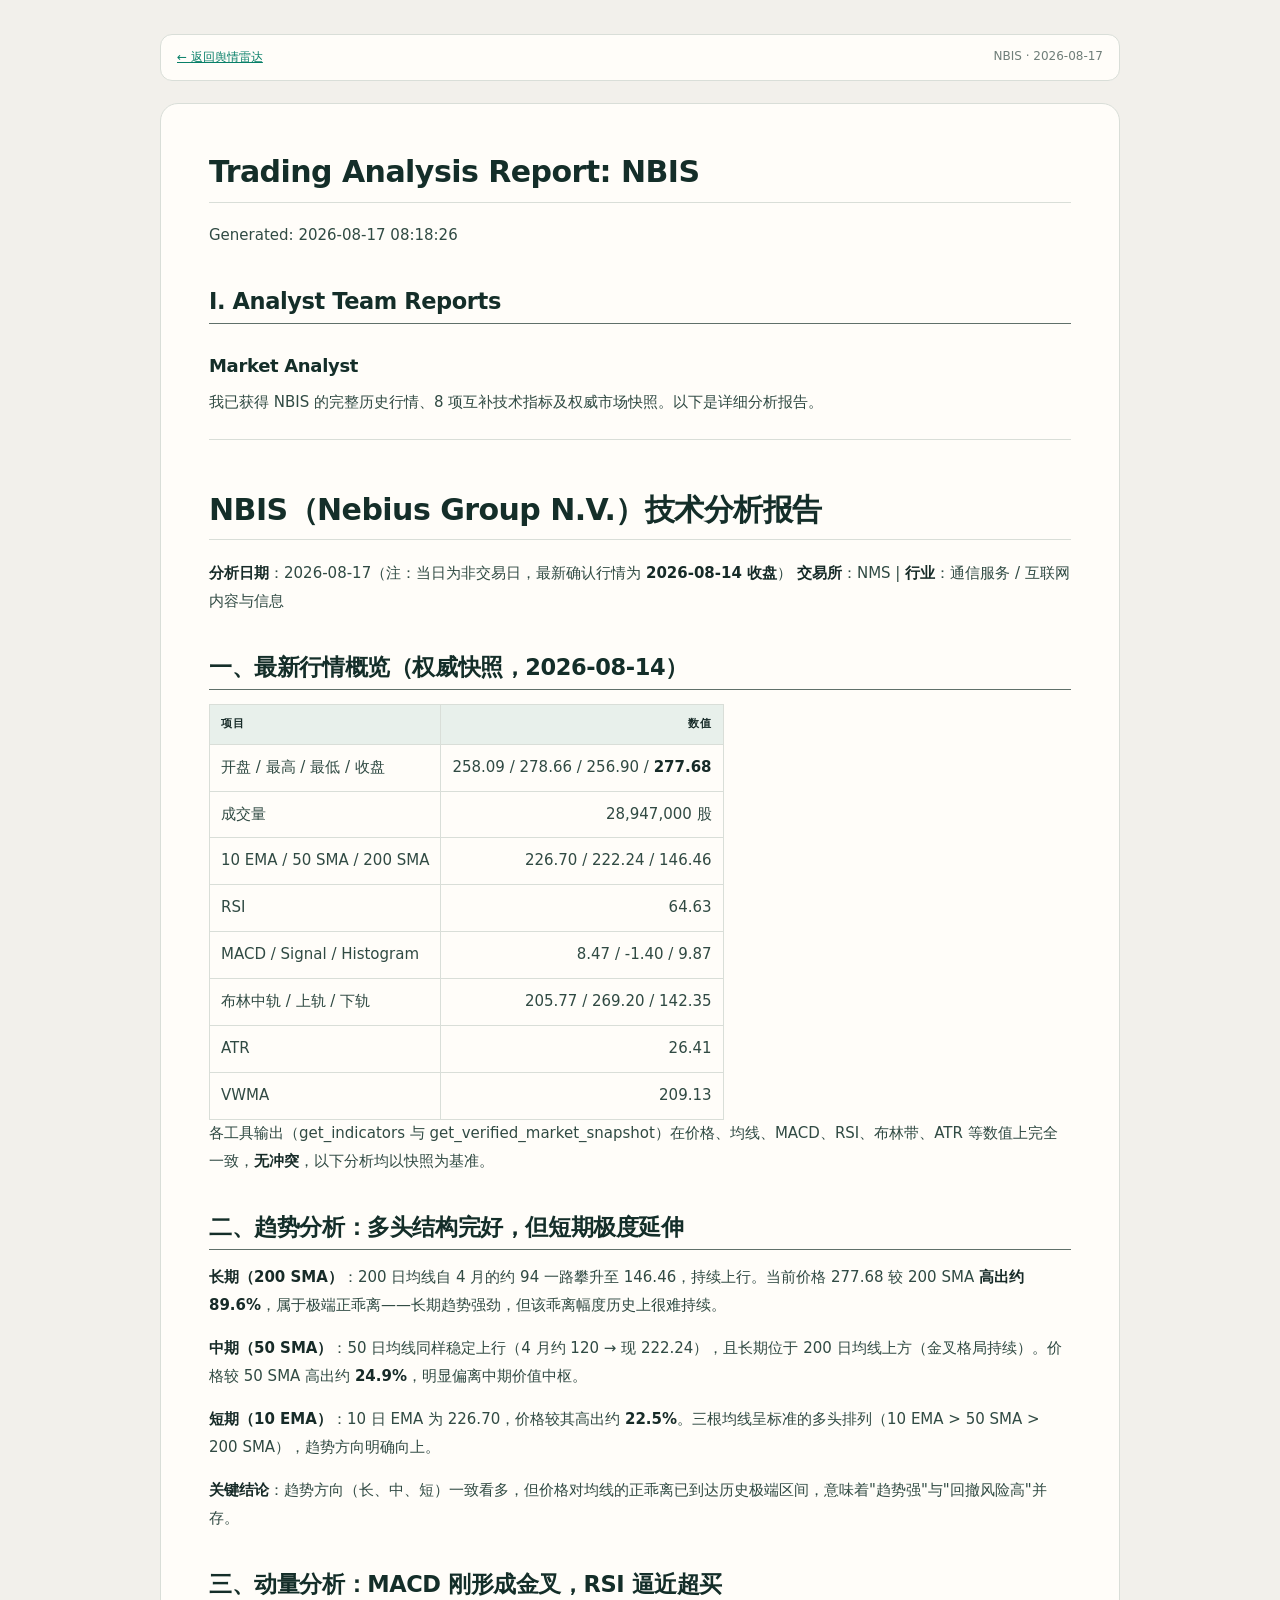
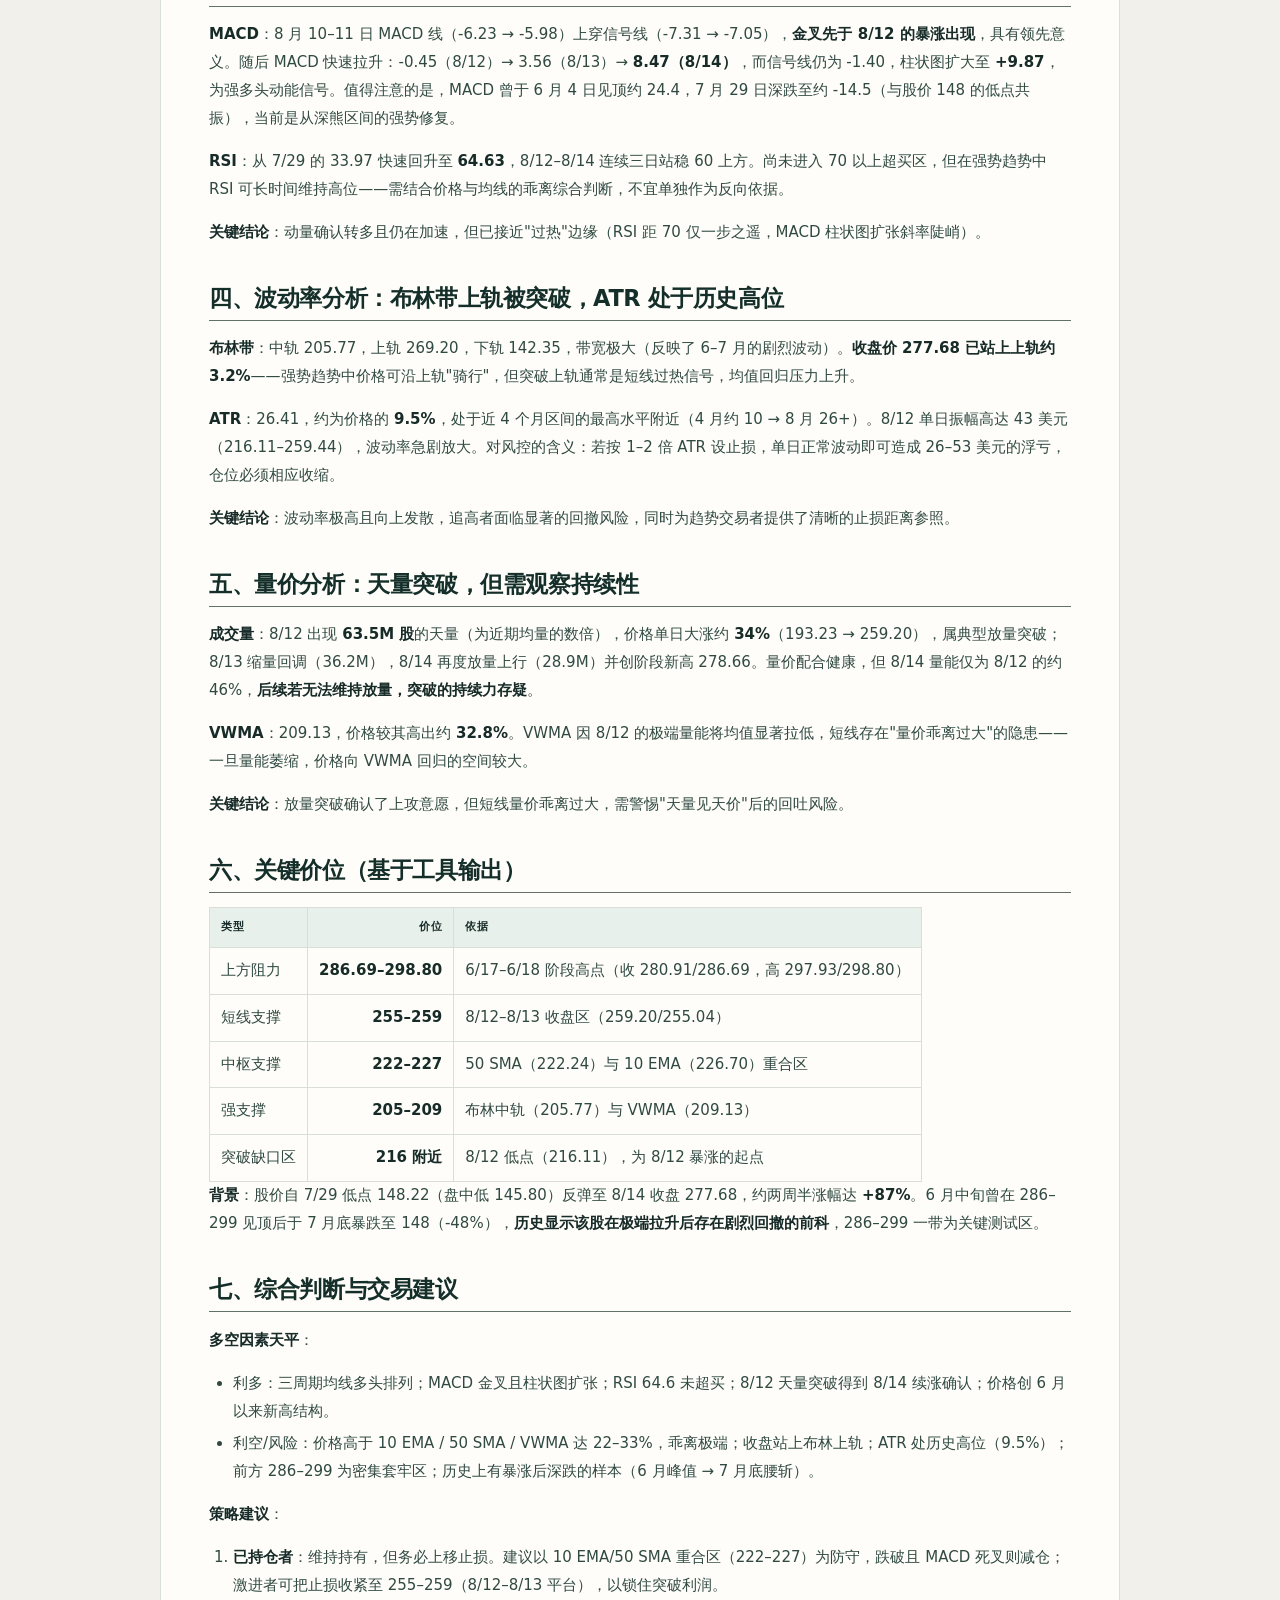
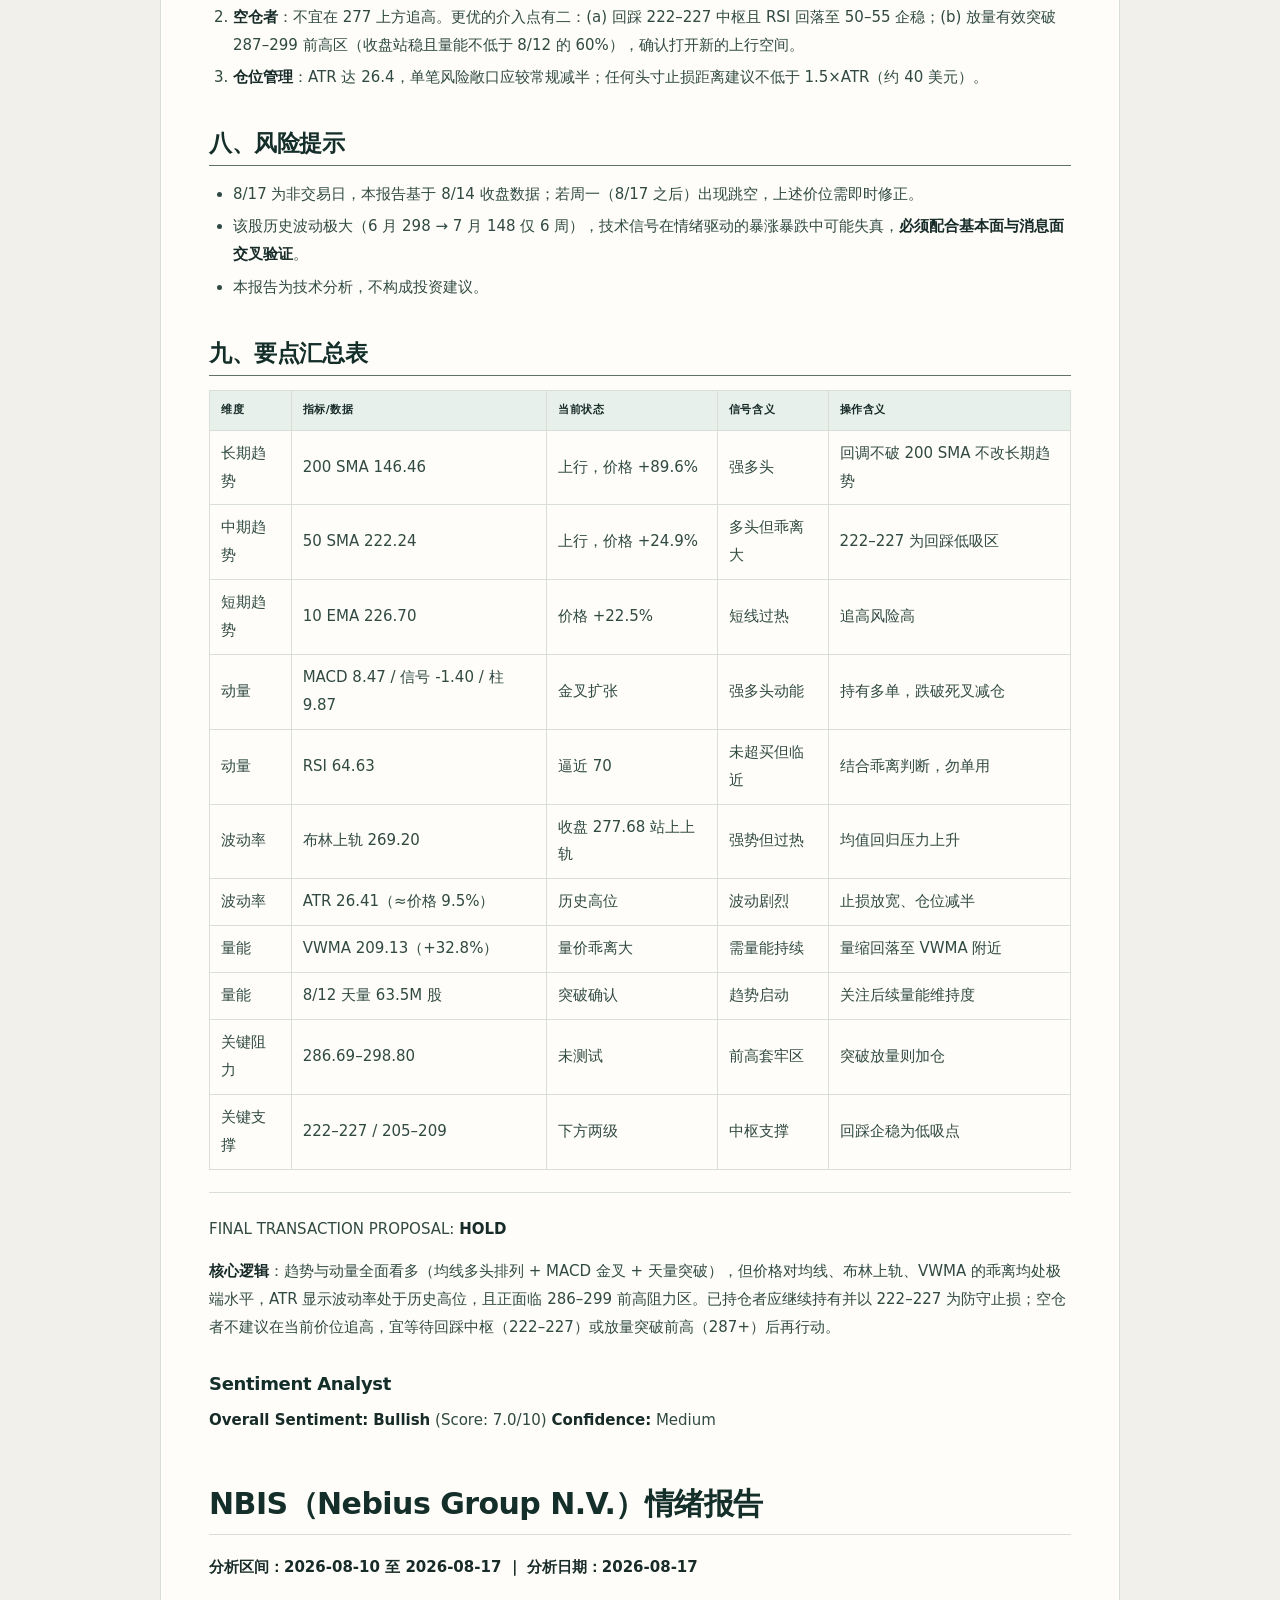
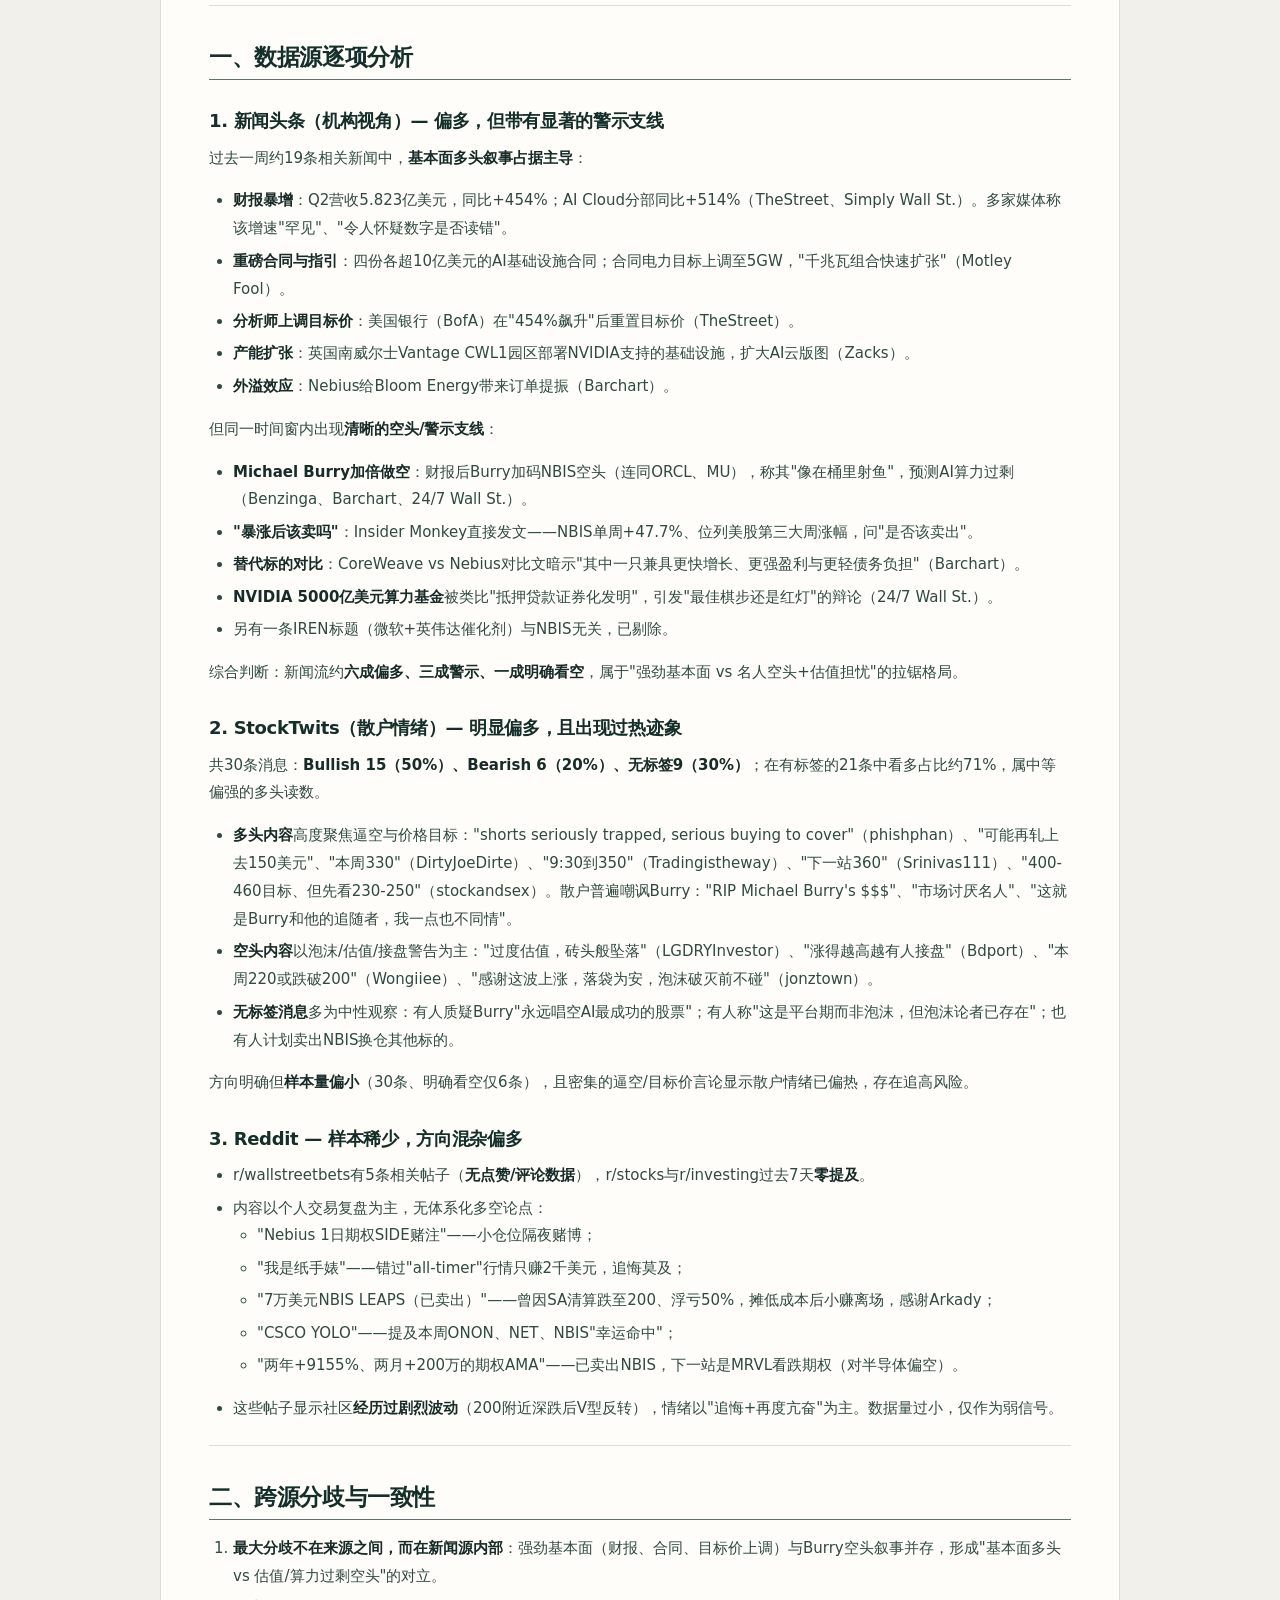
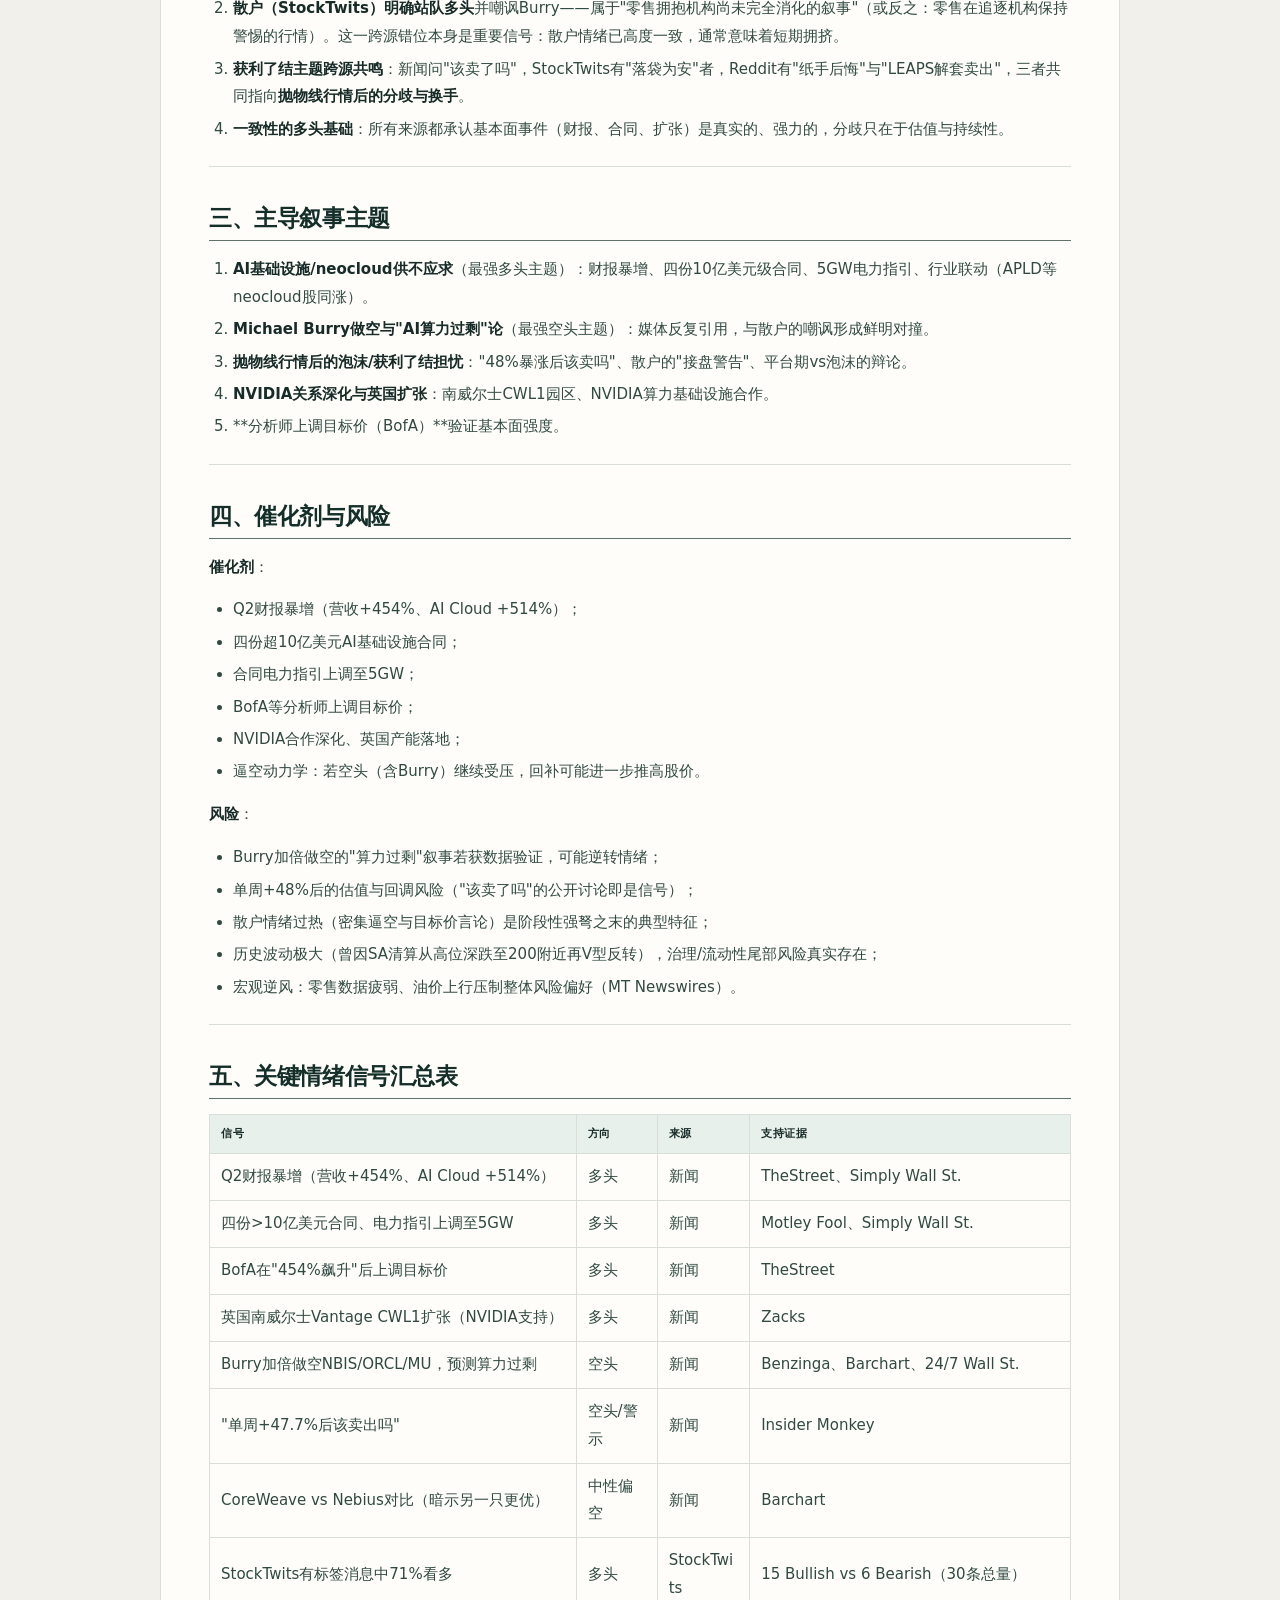
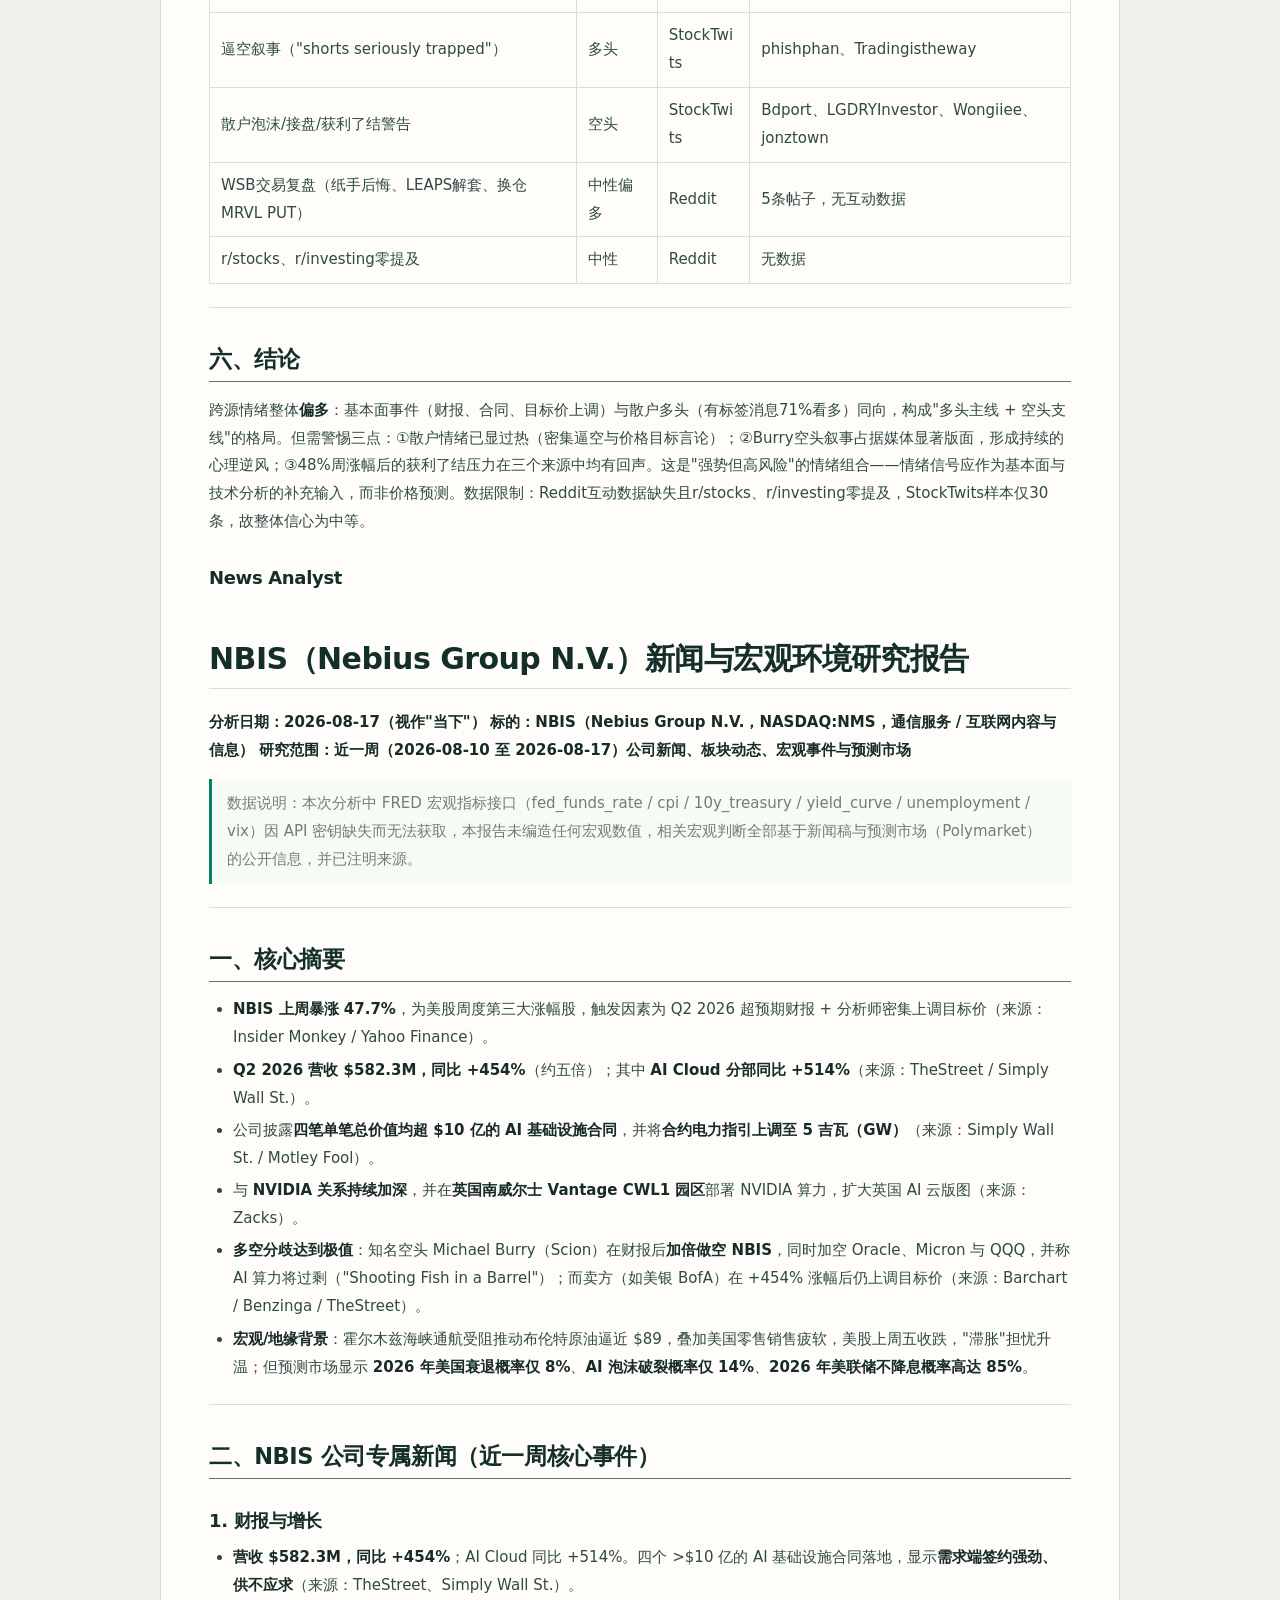
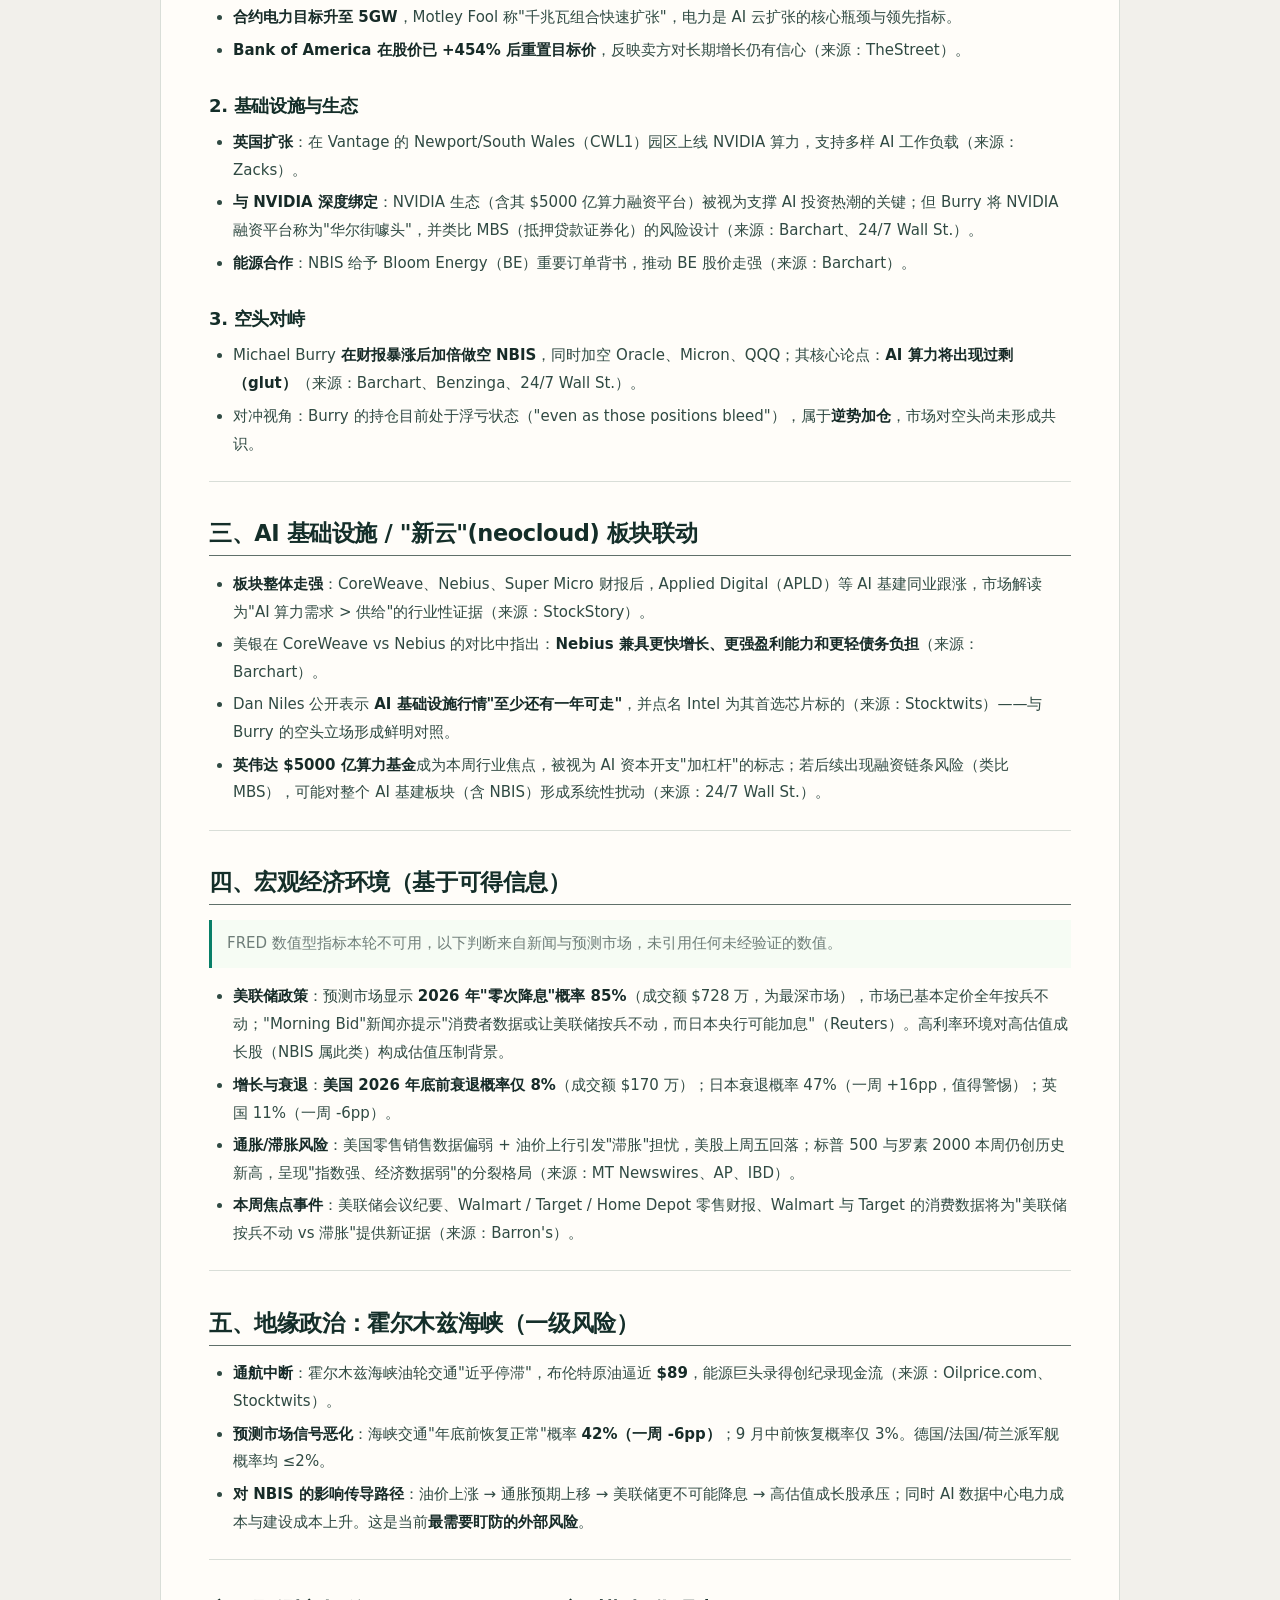
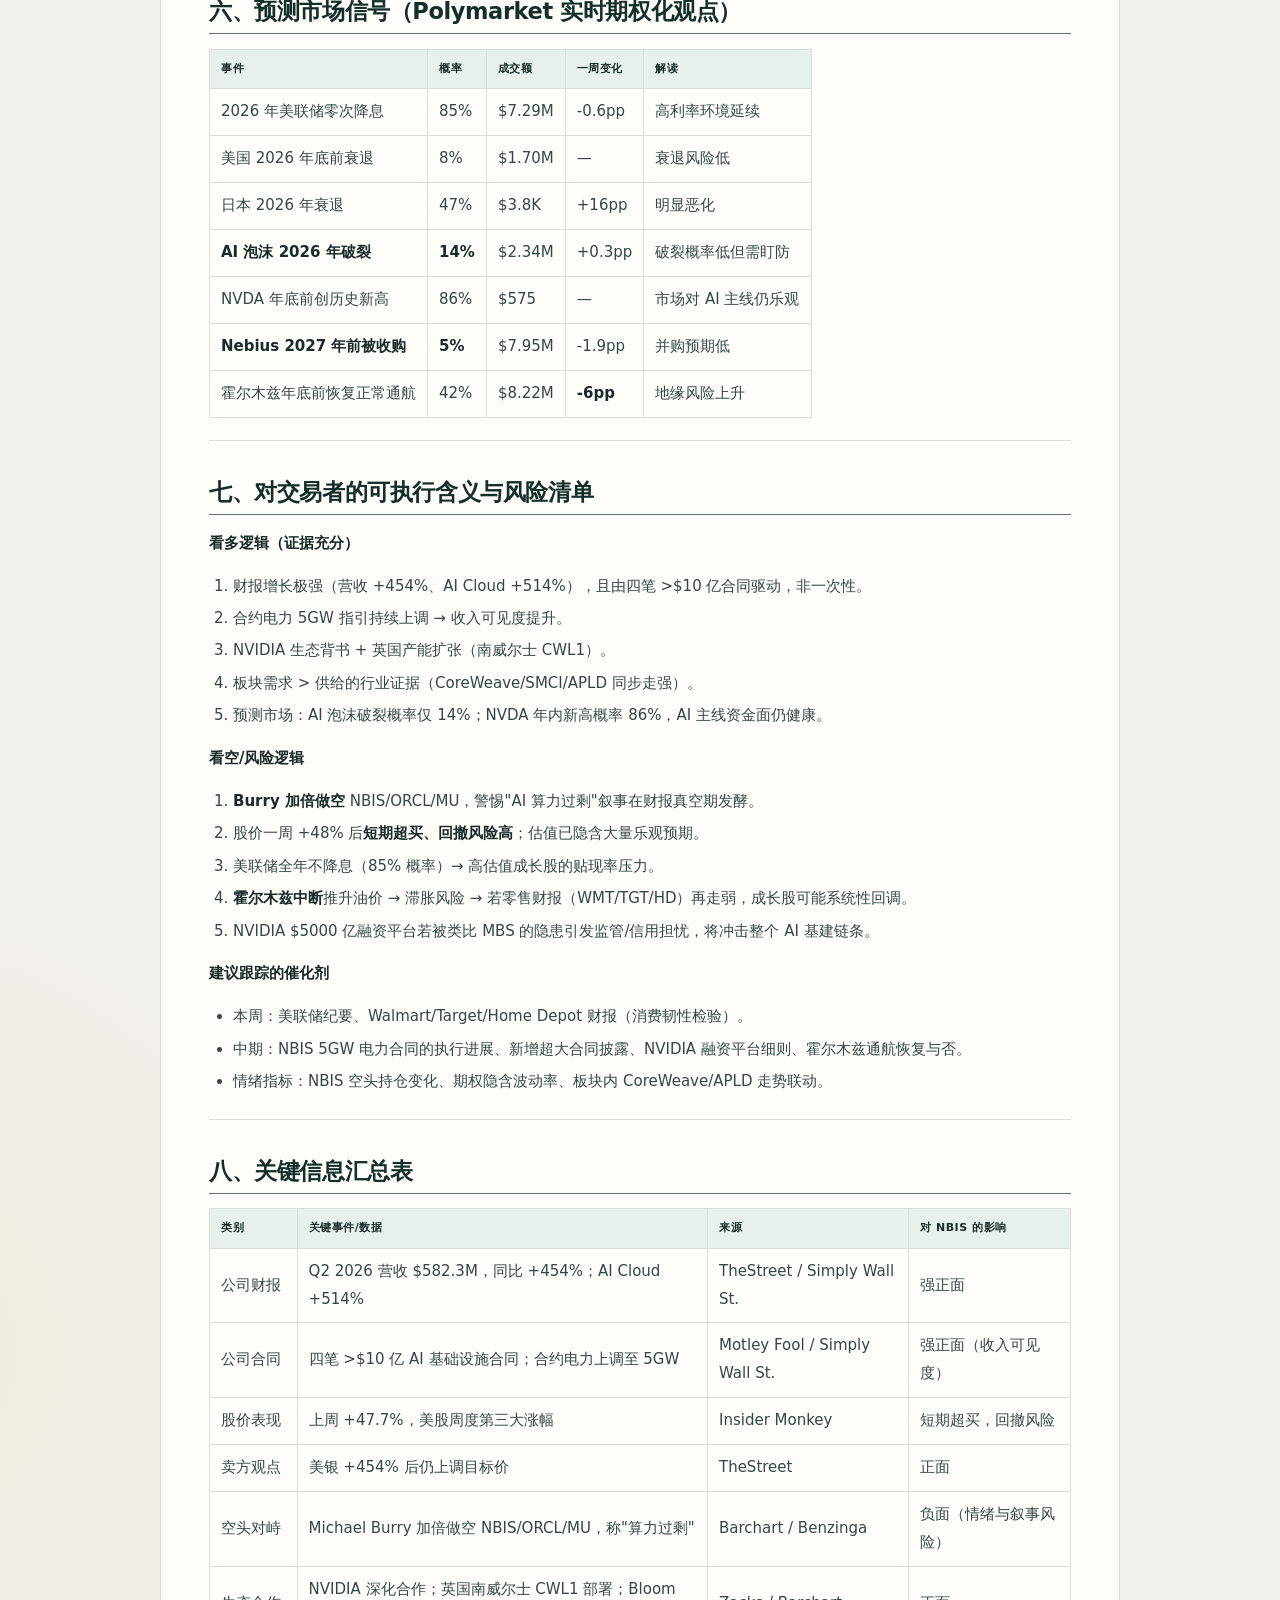
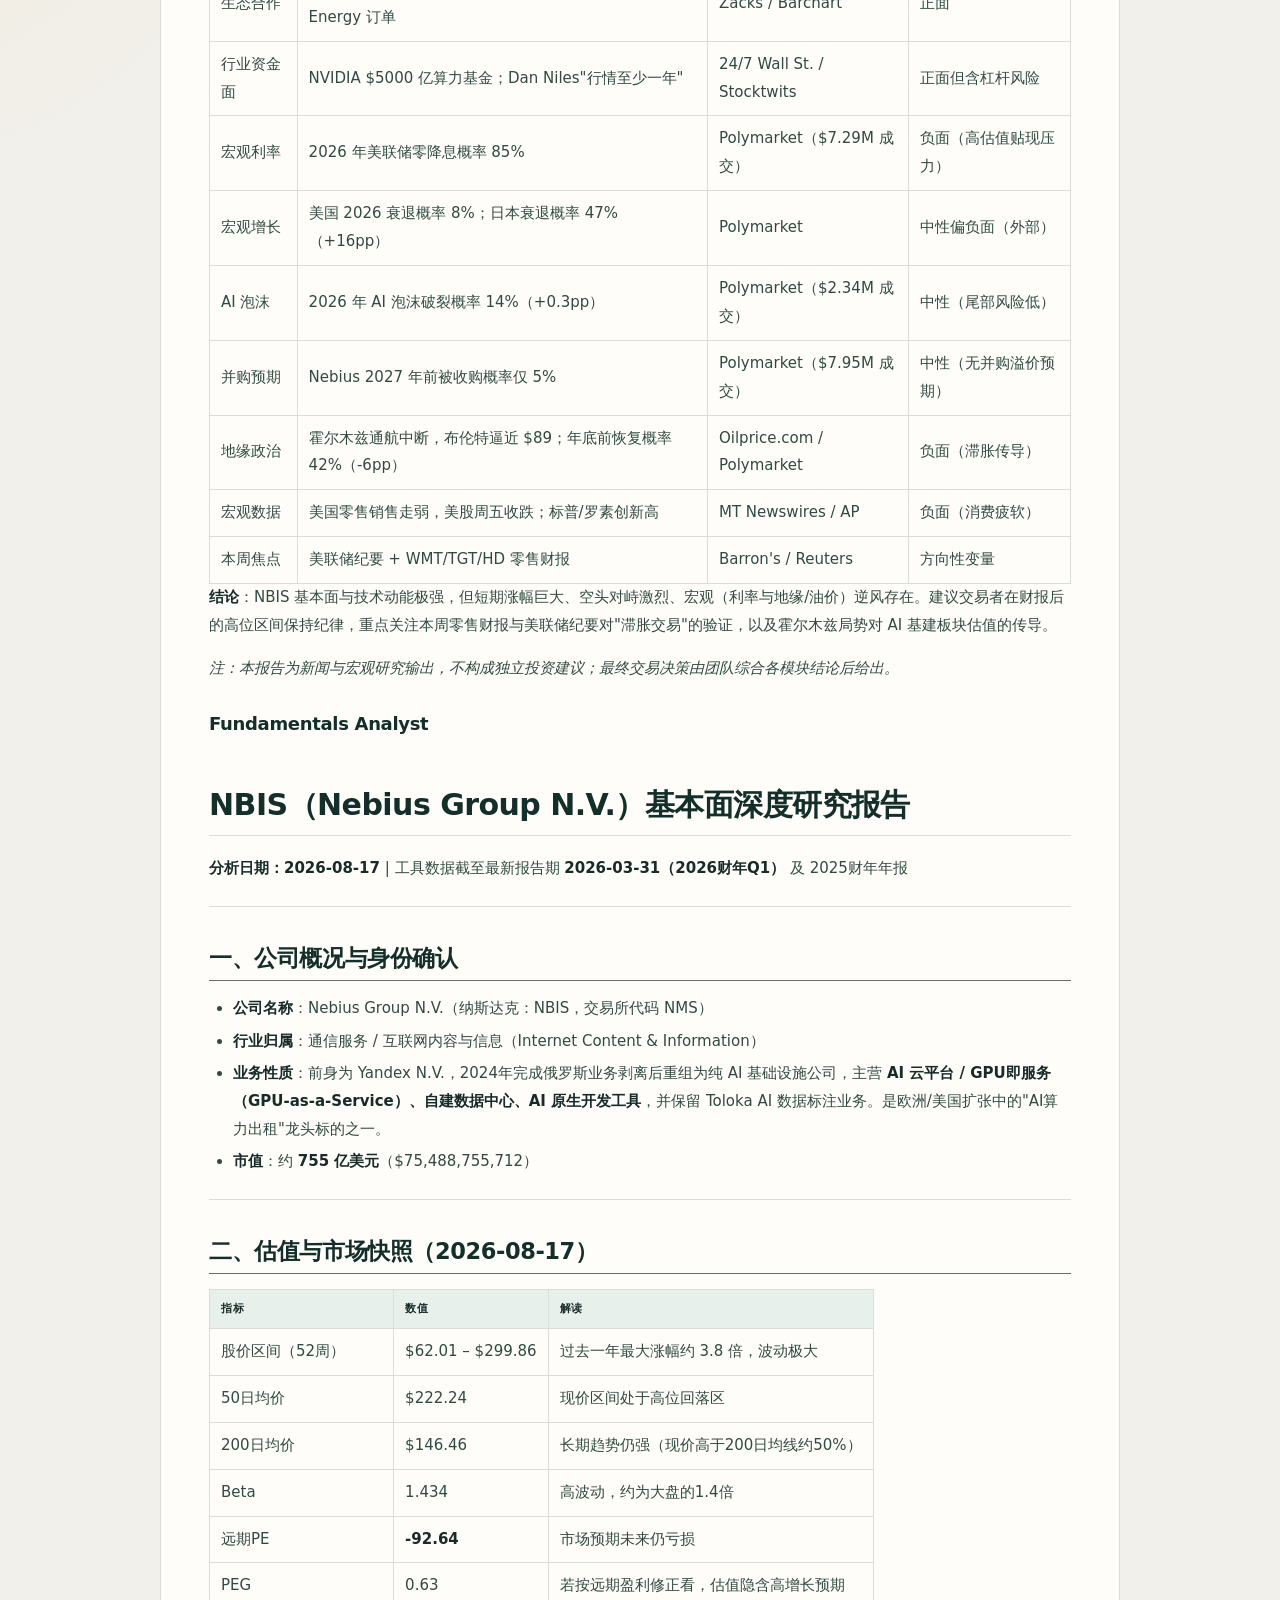
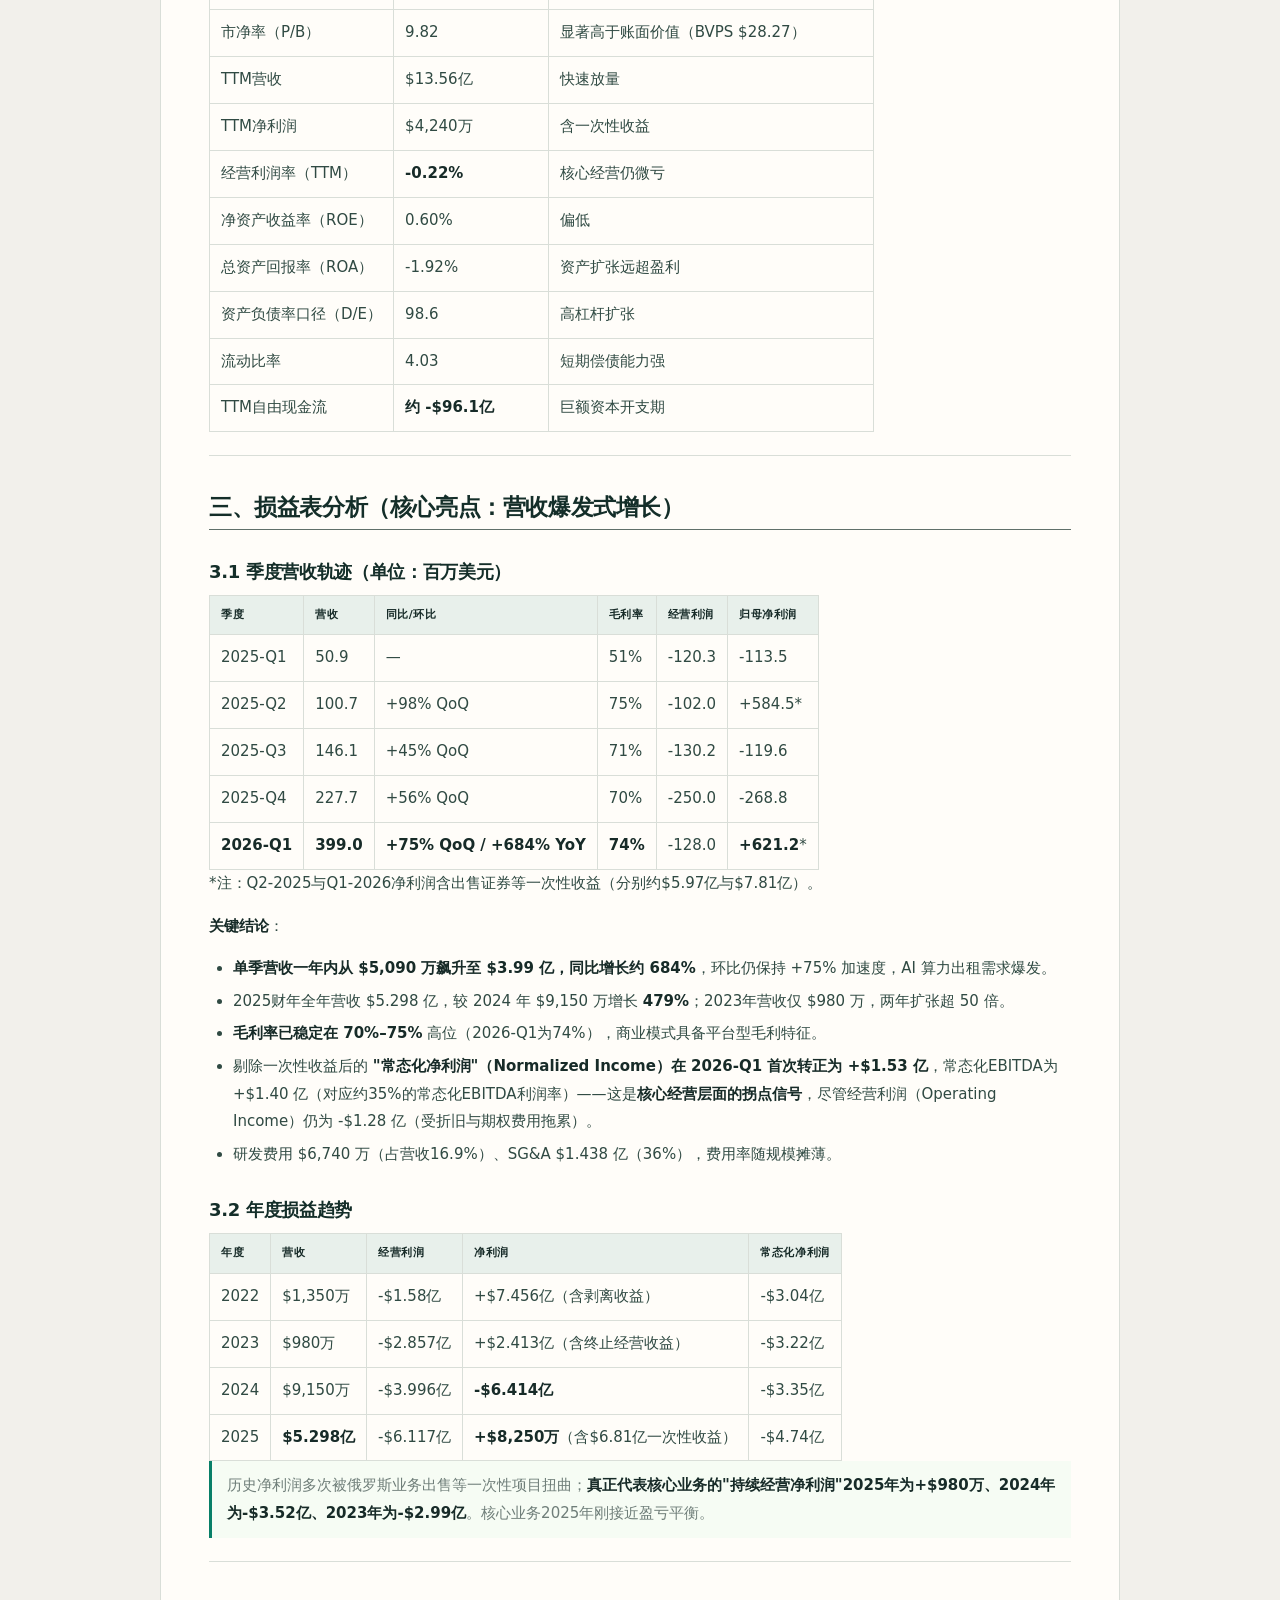
<file: site-dist/reports/NBIS/2026-08-17/complete_report.html>
<!doctype html>
<html lang="zh-CN">
  <head>
    <meta charset="utf-8" />
    <meta name="viewport" content="width=device-width, initial-scale=1" />
    <meta name="description" content="NBIS · 2026-08-17 · 完整报告" />
    <title>NBIS · 2026-08-17 · 完整报告</title>
    <link rel="icon" href="../../../favicon.svg" type="image/svg+xml" />
    <link rel="stylesheet" href="../../../styles.css" />
  </head>
  <body class="report-page">
    <main class="standalone-report">
      <nav class="report-toolbar">
        <a href="../../../">← 返回舆情雷达</a>
        <span>NBIS · 2026-08-17</span>
      </nav>
      <article class="markdown-body">
<h1>Trading Analysis Report: NBIS</h1>
<p>Generated: 2026-08-17 08:18:26</p>
<h2>I. Analyst Team Reports</h2>
<h3>Market Analyst</h3>
<p>我已获得 NBIS 的完整历史行情、8 项互补技术指标及权威市场快照。以下是详细分析报告。</p>
<hr />
<h1>NBIS（Nebius Group N.V.）技术分析报告</h1>
<p><strong>分析日期</strong>：2026-08-17（注：当日为非交易日，最新确认行情为 <strong>2026-08-14 收盘</strong>）
<strong>交易所</strong>：NMS | <strong>行业</strong>：通信服务 / 互联网内容与信息</p>
<h2>一、最新行情概览（权威快照，2026-08-14）</h2>
<table>
<thead>
<tr>
<th>项目</th>
<th style="text-align:right">数值</th>
</tr>
</thead>
<tbody>
<tr>
<td>开盘 / 最高 / 最低 / 收盘</td>
<td style="text-align:right">258.09 / 278.66 / 256.90 / <strong>277.68</strong></td>
</tr>
<tr>
<td>成交量</td>
<td style="text-align:right">28,947,000 股</td>
</tr>
<tr>
<td>10 EMA / 50 SMA / 200 SMA</td>
<td style="text-align:right">226.70 / 222.24 / 146.46</td>
</tr>
<tr>
<td>RSI</td>
<td style="text-align:right">64.63</td>
</tr>
<tr>
<td>MACD / Signal / Histogram</td>
<td style="text-align:right">8.47 / -1.40 / 9.87</td>
</tr>
<tr>
<td>布林中轨 / 上轨 / 下轨</td>
<td style="text-align:right">205.77 / 269.20 / 142.35</td>
</tr>
<tr>
<td>ATR</td>
<td style="text-align:right">26.41</td>
</tr>
<tr>
<td>VWMA</td>
<td style="text-align:right">209.13</td>
</tr>
</tbody>
</table>
<p>各工具输出（get_indicators 与 get_verified_market_snapshot）在价格、均线、MACD、RSI、布林带、ATR 等数值上完全一致，<strong>无冲突</strong>，以下分析均以快照为基准。</p>
<h2>二、趋势分析：多头结构完好，但短期极度延伸</h2>
<p><strong>长期（200 SMA）</strong>：200 日均线自 4 月的约 94 一路攀升至 146.46，持续上行。当前价格 277.68 较 200 SMA <strong>高出约 89.6%</strong>，属于极端正乖离——长期趋势强劲，但该乖离幅度历史上很难持续。</p>
<p><strong>中期（50 SMA）</strong>：50 日均线同样稳定上行（4 月约 120 → 现 222.24），且长期位于 200 日均线上方（金叉格局持续）。价格较 50 SMA 高出约 <strong>24.9%</strong>，明显偏离中期价值中枢。</p>
<p><strong>短期（10 EMA）</strong>：10 日 EMA 为 226.70，价格较其高出约 <strong>22.5%</strong>。三根均线呈标准的多头排列（10 EMA &gt; 50 SMA &gt; 200 SMA），趋势方向明确向上。</p>
<p><strong>关键结论</strong>：趋势方向（长、中、短）一致看多，但价格对均线的正乖离已到达历史极端区间，意味着&quot;趋势强&quot;与&quot;回撤风险高&quot;并存。</p>
<h2>三、动量分析：MACD 刚形成金叉，RSI 逼近超买</h2>
<p><strong>MACD</strong>：8 月 10–11 日 MACD 线（-6.23 → -5.98）上穿信号线（-7.31 → -7.05），<strong>金叉先于 8/12 的暴涨出现</strong>，具有领先意义。随后 MACD 快速拉升：-0.45（8/12）→ 3.56（8/13）→ <strong>8.47（8/14）</strong>，而信号线仍为 -1.40，柱状图扩大至 <strong>+9.87</strong>，为强多头动能信号。值得注意的是，MACD 曾于 6 月 4 日见顶约 24.4，7 月 29 日深跌至约 -14.5（与股价 148 的低点共振），当前是从深熊区间的强势修复。</p>
<p><strong>RSI</strong>：从 7/29 的 33.97 快速回升至 <strong>64.63</strong>，8/12–8/14 连续三日站稳 60 上方。尚未进入 70 以上超买区，但在强势趋势中 RSI 可长时间维持高位——需结合价格与均线的乖离综合判断，不宜单独作为反向依据。</p>
<p><strong>关键结论</strong>：动量确认转多且仍在加速，但已接近&quot;过热&quot;边缘（RSI 距 70 仅一步之遥，MACD 柱状图扩张斜率陡峭）。</p>
<h2>四、波动率分析：布林带上轨被突破，ATR 处于历史高位</h2>
<p><strong>布林带</strong>：中轨 205.77，上轨 269.20，下轨 142.35，带宽极大（反映了 6–7 月的剧烈波动）。<strong>收盘价 277.68 已站上上轨约 3.2%</strong>——强势趋势中价格可沿上轨&quot;骑行&quot;，但突破上轨通常是短线过热信号，均值回归压力上升。</p>
<p><strong>ATR</strong>：26.41，约为价格的 <strong>9.5%</strong>，处于近 4 个月区间的最高水平附近（4 月约 10 → 8 月 26+）。8/12 单日振幅高达 43 美元（216.11–259.44），波动率急剧放大。对风控的含义：若按 1–2 倍 ATR 设止损，单日正常波动即可造成 26–53 美元的浮亏，仓位必须相应收缩。</p>
<p><strong>关键结论</strong>：波动率极高且向上发散，追高者面临显著的回撤风险，同时为趋势交易者提供了清晰的止损距离参照。</p>
<h2>五、量价分析：天量突破，但需观察持续性</h2>
<p><strong>成交量</strong>：8/12 出现 <strong>63.5M 股</strong>的天量（为近期均量的数倍），价格单日大涨约 <strong>34%</strong>（193.23 → 259.20），属典型放量突破；8/13 缩量回调（36.2M），8/14 再度放量上行（28.9M）并创阶段新高 278.66。量价配合健康，但 8/14 量能仅为 8/12 的约 46%，<strong>后续若无法维持放量，突破的持续力存疑</strong>。</p>
<p><strong>VWMA</strong>：209.13，价格较其高出约 <strong>32.8%</strong>。VWMA 因 8/12 的极端量能将均值显著拉低，短线存在&quot;量价乖离过大&quot;的隐患——一旦量能萎缩，价格向 VWMA 回归的空间较大。</p>
<p><strong>关键结论</strong>：放量突破确认了上攻意愿，但短线量价乖离过大，需警惕&quot;天量见天价&quot;后的回吐风险。</p>
<h2>六、关键价位（基于工具输出）</h2>
<table>
<thead>
<tr>
<th>类型</th>
<th style="text-align:right">价位</th>
<th>依据</th>
</tr>
</thead>
<tbody>
<tr>
<td>上方阻力</td>
<td style="text-align:right"><strong>286.69–298.80</strong></td>
<td>6/17–6/18 阶段高点（收 280.91/286.69，高 297.93/298.80）</td>
</tr>
<tr>
<td>短线支撑</td>
<td style="text-align:right"><strong>255–259</strong></td>
<td>8/12–8/13 收盘区（259.20/255.04）</td>
</tr>
<tr>
<td>中枢支撑</td>
<td style="text-align:right"><strong>222–227</strong></td>
<td>50 SMA（222.24）与 10 EMA（226.70）重合区</td>
</tr>
<tr>
<td>强支撑</td>
<td style="text-align:right"><strong>205–209</strong></td>
<td>布林中轨（205.77）与 VWMA（209.13）</td>
</tr>
<tr>
<td>突破缺口区</td>
<td style="text-align:right"><strong>216 附近</strong></td>
<td>8/12 低点（216.11），为 8/12 暴涨的起点</td>
</tr>
</tbody>
</table>
<p><strong>背景</strong>：股价自 7/29 低点 148.22（盘中低 145.80）反弹至 8/14 收盘 277.68，约两周半涨幅达 <strong>+87%</strong>。6 月中旬曾在 286–299 见顶后于 7 月底暴跌至 148（-48%），<strong>历史显示该股在极端拉升后存在剧烈回撤的前科</strong>，286–299 一带为关键测试区。</p>
<h2>七、综合判断与交易建议</h2>
<p><strong>多空因素天平</strong>：</p>
<ul>
<li>利多：三周期均线多头排列；MACD 金叉且柱状图扩张；RSI 64.6 未超买；8/12 天量突破得到 8/14 续涨确认；价格创 6 月以来新高结构。</li>
<li>利空/风险：价格高于 10 EMA / 50 SMA / VWMA 达 22–33%，乖离极端；收盘站上布林上轨；ATR 处历史高位（9.5%）；前方 286–299 为密集套牢区；历史上有暴涨后深跌的样本（6 月峰值 → 7 月底腰斩）。</li>
</ul>
<p><strong>策略建议</strong>：</p>
<ol>
<li><strong>已持仓者</strong>：维持持有，但务必上移止损。建议以 10 EMA/50 SMA 重合区（222–227）为防守，跌破且 MACD 死叉则减仓；激进者可把止损收紧至 255–259（8/12–8/13 平台），以锁住突破利润。</li>
<li><strong>空仓者</strong>：不宜在 277 上方追高。更优的介入点有二：(a) 回踩 222–227 中枢且 RSI 回落至 50–55 企稳；(b) 放量有效突破 287–299 前高区（收盘站稳且量能不低于 8/12 的 60%），确认打开新的上行空间。</li>
<li><strong>仓位管理</strong>：ATR 达 26.4，单笔风险敞口应较常规减半；任何头寸止损距离建议不低于 1.5×ATR（约 40 美元）。</li>
</ol>
<h2>八、风险提示</h2>
<ul>
<li>8/17 为非交易日，本报告基于 8/14 收盘数据；若周一（8/17 之后）出现跳空，上述价位需即时修正。</li>
<li>该股历史波动极大（6 月 298 → 7 月 148 仅 6 周），技术信号在情绪驱动的暴涨暴跌中可能失真，<strong>必须配合基本面与消息面交叉验证</strong>。</li>
<li>本报告为技术分析，不构成投资建议。</li>
</ul>
<h2>九、要点汇总表</h2>
<table>
<thead>
<tr>
<th>维度</th>
<th>指标/数据</th>
<th>当前状态</th>
<th>信号含义</th>
<th>操作含义</th>
</tr>
</thead>
<tbody>
<tr>
<td>长期趋势</td>
<td>200 SMA 146.46</td>
<td>上行，价格 +89.6%</td>
<td>强多头</td>
<td>回调不破 200 SMA 不改长期趋势</td>
</tr>
<tr>
<td>中期趋势</td>
<td>50 SMA 222.24</td>
<td>上行，价格 +24.9%</td>
<td>多头但乖离大</td>
<td>222–227 为回踩低吸区</td>
</tr>
<tr>
<td>短期趋势</td>
<td>10 EMA 226.70</td>
<td>价格 +22.5%</td>
<td>短线过热</td>
<td>追高风险高</td>
</tr>
<tr>
<td>动量</td>
<td>MACD 8.47 / 信号 -1.40 / 柱 9.87</td>
<td>金叉扩张</td>
<td>强多头动能</td>
<td>持有多单，跌破死叉减仓</td>
</tr>
<tr>
<td>动量</td>
<td>RSI 64.63</td>
<td>逼近 70</td>
<td>未超买但临近</td>
<td>结合乖离判断，勿单用</td>
</tr>
<tr>
<td>波动率</td>
<td>布林上轨 269.20</td>
<td>收盘 277.68 站上上轨</td>
<td>强势但过热</td>
<td>均值回归压力上升</td>
</tr>
<tr>
<td>波动率</td>
<td>ATR 26.41（≈价格 9.5%）</td>
<td>历史高位</td>
<td>波动剧烈</td>
<td>止损放宽、仓位减半</td>
</tr>
<tr>
<td>量能</td>
<td>VWMA 209.13（+32.8%）</td>
<td>量价乖离大</td>
<td>需量能持续</td>
<td>量缩回落至 VWMA 附近</td>
</tr>
<tr>
<td>量能</td>
<td>8/12 天量 63.5M 股</td>
<td>突破确认</td>
<td>趋势启动</td>
<td>关注后续量能维持度</td>
</tr>
<tr>
<td>关键阻力</td>
<td>286.69–298.80</td>
<td>未测试</td>
<td>前高套牢区</td>
<td>突破放量则加仓</td>
</tr>
<tr>
<td>关键支撑</td>
<td>222–227 / 205–209</td>
<td>下方两级</td>
<td>中枢支撑</td>
<td>回踩企稳为低吸点</td>
</tr>
</tbody>
</table>
<hr />
<p>FINAL TRANSACTION PROPOSAL: <strong>HOLD</strong></p>
<p><strong>核心逻辑</strong>：趋势与动量全面看多（均线多头排列 + MACD 金叉 + 天量突破），但价格对均线、布林上轨、VWMA 的乖离均处极端水平，ATR 显示波动率处于历史高位，且正面临 286–299 前高阻力区。已持仓者应继续持有并以 222–227 为防守止损；空仓者不建议在当前价位追高，宜等待回踩中枢（222–227）或放量突破前高（287+）后再行动。</p>
<h3>Sentiment Analyst</h3>
<p><strong>Overall Sentiment:</strong> <strong>Bullish</strong> (Score: 7.0/10)
<strong>Confidence:</strong> Medium</p>
<h1>NBIS（Nebius Group N.V.）情绪报告</h1>
<p><strong>分析区间：2026-08-10 至 2026-08-17 ｜ 分析日期：2026-08-17</strong></p>
<hr />
<h2>一、数据源逐项分析</h2>
<h3>1. 新闻头条（机构视角）— 偏多，但带有显著的警示支线</h3>
<p>过去一周约19条相关新闻中，<strong>基本面多头叙事占据主导</strong>：</p>
<ul>
<li><strong>财报暴增</strong>：Q2营收5.823亿美元，同比+454%；AI Cloud分部同比+514%（TheStreet、Simply Wall St.）。多家媒体称该增速&quot;罕见&quot;、&quot;令人怀疑数字是否读错&quot;。</li>
<li><strong>重磅合同与指引</strong>：四份各超10亿美元的AI基础设施合同；合同电力目标上调至5GW，&quot;千兆瓦组合快速扩张&quot;（Motley Fool）。</li>
<li><strong>分析师上调目标价</strong>：美国银行（BofA）在&quot;454%飙升&quot;后重置目标价（TheStreet）。</li>
<li><strong>产能扩张</strong>：英国南威尔士Vantage CWL1园区部署NVIDIA支持的基础设施，扩大AI云版图（Zacks）。</li>
<li><strong>外溢效应</strong>：Nebius给Bloom Energy带来订单提振（Barchart）。</li>
</ul>
<p>但同一时间窗内出现<strong>清晰的空头/警示支线</strong>：</p>
<ul>
<li><strong>Michael Burry加倍做空</strong>：财报后Burry加码NBIS空头（连同ORCL、MU），称其&quot;像在桶里射鱼&quot;，预测AI算力过剩（Benzinga、Barchart、24/7 Wall St.）。</li>
<li><strong>&quot;暴涨后该卖吗&quot;</strong>：Insider Monkey直接发文——NBIS单周+47.7%、位列美股第三大周涨幅，问&quot;是否该卖出&quot;。</li>
<li><strong>替代标的对比</strong>：CoreWeave vs Nebius对比文暗示&quot;其中一只兼具更快增长、更强盈利与更轻债务负担&quot;（Barchart）。</li>
<li><strong>NVIDIA 5000亿美元算力基金</strong>被类比&quot;抵押贷款证券化发明&quot;，引发&quot;最佳棋步还是红灯&quot;的辩论（24/7 Wall St.）。</li>
<li>另有一条IREN标题（微软+英伟达催化剂）与NBIS无关，已剔除。</li>
</ul>
<p>综合判断：新闻流约<strong>六成偏多、三成警示、一成明确看空</strong>，属于&quot;强劲基本面 vs 名人空头+估值担忧&quot;的拉锯格局。</p>
<h3>2. StockTwits（散户情绪）— 明显偏多，且出现过热迹象</h3>
<p>共30条消息：<strong>Bullish 15（50%）、Bearish 6（20%）、无标签9（30%）</strong>；在有标签的21条中看多占比约71%，属中等偏强的多头读数。</p>
<ul>
<li><strong>多头内容</strong>高度聚焦逼空与价格目标：&quot;shorts seriously trapped, serious buying to cover&quot;（phishphan）、&quot;可能再轧上去150美元&quot;、&quot;本周330&quot;（DirtyJoeDirte）、&quot;9:30到350&quot;（Tradingistheway）、&quot;下一站360&quot;（Srinivas111）、&quot;400-460目标、但先看230-250&quot;（stockandsex）。散户普遍嘲讽Burry：&quot;RIP Michael Burry's $$$&quot;、&quot;市场讨厌名人&quot;、&quot;这就是Burry和他的追随者，我一点也不同情&quot;。</li>
<li><strong>空头内容</strong>以泡沫/估值/接盘警告为主：&quot;过度估值，砖头般坠落&quot;（LGDRYInvestor）、&quot;涨得越高越有人接盘&quot;（Bdport）、&quot;本周220或跌破200&quot;（Wongiiee）、&quot;感谢这波上涨，落袋为安，泡沫破灭前不碰&quot;（jonztown）。</li>
<li><strong>无标签消息</strong>多为中性观察：有人质疑Burry&quot;永远唱空AI最成功的股票&quot;；有人称&quot;这是平台期而非泡沫，但泡沫论者已存在&quot;；也有人计划卖出NBIS换仓其他标的。</li>
</ul>
<p>方向明确但<strong>样本量偏小</strong>（30条、明确看空仅6条），且密集的逼空/目标价言论显示散户情绪已偏热，存在追高风险。</p>
<h3>3. Reddit — 样本稀少，方向混杂偏多</h3>
<ul>
<li>r/wallstreetbets有5条相关帖子（<strong>无点赞/评论数据</strong>），r/stocks与r/investing过去7天<strong>零提及</strong>。</li>
<li>内容以个人交易复盘为主，无体系化多空论点：
<ul>
<li>&quot;Nebius 1日期权SIDE赌注&quot;——小仓位隔夜赌博；</li>
<li>&quot;我是纸手婊&quot;——错过&quot;all-timer&quot;行情只赚2千美元，追悔莫及；</li>
<li>&quot;7万美元NBIS LEAPS（已卖出）&quot;——曾因SA清算跌至200、浮亏50%，摊低成本后小赚离场，感谢Arkady；</li>
<li>&quot;CSCO YOLO&quot;——提及本周ONON、NET、NBIS&quot;幸运命中&quot;；</li>
<li>&quot;两年+9155%、两月+200万的期权AMA&quot;——已卖出NBIS，下一站是MRVL看跌期权（对半导体偏空）。</li>
</ul>
</li>
<li>这些帖子显示社区<strong>经历过剧烈波动</strong>（200附近深跌后V型反转），情绪以&quot;追悔+再度亢奋&quot;为主。数据量过小，仅作为弱信号。</li>
</ul>
<hr />
<h2>二、跨源分歧与一致性</h2>
<ol>
<li><strong>最大分歧不在来源之间，而在新闻源内部</strong>：强劲基本面（财报、合同、目标价上调）与Burry空头叙事并存，形成&quot;基本面多头 vs 估值/算力过剩空头&quot;的对立。</li>
<li><strong>散户（StockTwits）明确站队多头</strong>并嘲讽Burry——属于&quot;零售拥抱机构尚未完全消化的叙事&quot;（或反之：零售在追逐机构保持警惕的行情）。这一跨源错位本身是重要信号：散户情绪已高度一致，通常意味着短期拥挤。</li>
<li><strong>获利了结主题跨源共鸣</strong>：新闻问&quot;该卖了吗&quot;，StockTwits有&quot;落袋为安&quot;者，Reddit有&quot;纸手后悔&quot;与&quot;LEAPS解套卖出&quot;，三者共同指向<strong>抛物线行情后的分歧与换手</strong>。</li>
<li><strong>一致性的多头基础</strong>：所有来源都承认基本面事件（财报、合同、扩张）是真实的、强力的，分歧只在于估值与持续性。</li>
</ol>
<hr />
<h2>三、主导叙事主题</h2>
<ol>
<li><strong>AI基础设施/neocloud供不应求</strong>（最强多头主题）：财报暴增、四份10亿美元级合同、5GW电力指引、行业联动（APLD等neocloud股同涨）。</li>
<li><strong>Michael Burry做空与&quot;AI算力过剩&quot;论</strong>（最强空头主题）：媒体反复引用，与散户的嘲讽形成鲜明对撞。</li>
<li><strong>抛物线行情后的泡沫/获利了结担忧</strong>：&quot;48%暴涨后该卖吗&quot;、散户的&quot;接盘警告&quot;、平台期vs泡沫的辩论。</li>
<li><strong>NVIDIA关系深化与英国扩张</strong>：南威尔士CWL1园区、NVIDIA算力基础设施合作。</li>
<li>**分析师上调目标价（BofA）**验证基本面强度。</li>
</ol>
<hr />
<h2>四、催化剂与风险</h2>
<p><strong>催化剂</strong>：</p>
<ul>
<li>Q2财报暴增（营收+454%、AI Cloud +514%）；</li>
<li>四份超10亿美元AI基础设施合同；</li>
<li>合同电力指引上调至5GW；</li>
<li>BofA等分析师上调目标价；</li>
<li>NVIDIA合作深化、英国产能落地；</li>
<li>逼空动力学：若空头（含Burry）继续受压，回补可能进一步推高股价。</li>
</ul>
<p><strong>风险</strong>：</p>
<ul>
<li>Burry加倍做空的&quot;算力过剩&quot;叙事若获数据验证，可能逆转情绪；</li>
<li>单周+48%后的估值与回调风险（&quot;该卖了吗&quot;的公开讨论即是信号）；</li>
<li>散户情绪过热（密集逼空与目标价言论）是阶段性强弩之末的典型特征；</li>
<li>历史波动极大（曾因SA清算从高位深跌至200附近再V型反转），治理/流动性尾部风险真实存在；</li>
<li>宏观逆风：零售数据疲弱、油价上行压制整体风险偏好（MT Newswires）。</li>
</ul>
<hr />
<h2>五、关键情绪信号汇总表</h2>
<table>
<thead>
<tr>
<th>信号</th>
<th>方向</th>
<th>来源</th>
<th>支持证据</th>
</tr>
</thead>
<tbody>
<tr>
<td>Q2财报暴增（营收+454%、AI Cloud +514%）</td>
<td>多头</td>
<td>新闻</td>
<td>TheStreet、Simply Wall St.</td>
</tr>
<tr>
<td>四份&gt;10亿美元合同、电力指引上调至5GW</td>
<td>多头</td>
<td>新闻</td>
<td>Motley Fool、Simply Wall St.</td>
</tr>
<tr>
<td>BofA在&quot;454%飙升&quot;后上调目标价</td>
<td>多头</td>
<td>新闻</td>
<td>TheStreet</td>
</tr>
<tr>
<td>英国南威尔士Vantage CWL1扩张（NVIDIA支持）</td>
<td>多头</td>
<td>新闻</td>
<td>Zacks</td>
</tr>
<tr>
<td>Burry加倍做空NBIS/ORCL/MU，预测算力过剩</td>
<td>空头</td>
<td>新闻</td>
<td>Benzinga、Barchart、24/7 Wall St.</td>
</tr>
<tr>
<td>&quot;单周+47.7%后该卖出吗&quot;</td>
<td>空头/警示</td>
<td>新闻</td>
<td>Insider Monkey</td>
</tr>
<tr>
<td>CoreWeave vs Nebius对比（暗示另一只更优）</td>
<td>中性偏空</td>
<td>新闻</td>
<td>Barchart</td>
</tr>
<tr>
<td>StockTwits有标签消息中71%看多</td>
<td>多头</td>
<td>StockTwits</td>
<td>15 Bullish vs 6 Bearish（30条总量）</td>
</tr>
<tr>
<td>逼空叙事（&quot;shorts seriously trapped&quot;）</td>
<td>多头</td>
<td>StockTwits</td>
<td>phishphan、Tradingistheway</td>
</tr>
<tr>
<td>散户泡沫/接盘/获利了结警告</td>
<td>空头</td>
<td>StockTwits</td>
<td>Bdport、LGDRYInvestor、Wongiiee、jonztown</td>
</tr>
<tr>
<td>WSB交易复盘（纸手后悔、LEAPS解套、换仓MRVL PUT）</td>
<td>中性偏多</td>
<td>Reddit</td>
<td>5条帖子，无互动数据</td>
</tr>
<tr>
<td>r/stocks、r/investing零提及</td>
<td>中性</td>
<td>Reddit</td>
<td>无数据</td>
</tr>
</tbody>
</table>
<hr />
<h2>六、结论</h2>
<p>跨源情绪整体<strong>偏多</strong>：基本面事件（财报、合同、目标价上调）与散户多头（有标签消息71%看多）同向，构成&quot;多头主线 + 空头支线&quot;的格局。但需警惕三点：①散户情绪已显过热（密集逼空与价格目标言论）；②Burry空头叙事占据媒体显著版面，形成持续的心理逆风；③48%周涨幅后的获利了结压力在三个来源中均有回声。这是&quot;强势但高风险&quot;的情绪组合——情绪信号应作为基本面与技术分析的补充输入，而非价格预测。数据限制：Reddit互动数据缺失且r/stocks、r/investing零提及，StockTwits样本仅30条，故整体信心为中等。</p>
<h3>News Analyst</h3>
<h1>NBIS（Nebius Group N.V.）新闻与宏观环境研究报告</h1>
<p><strong>分析日期：2026-08-17（视作&quot;当下&quot;）</strong>
<strong>标的：NBIS（Nebius Group N.V.，NASDAQ:NMS，通信服务 / 互联网内容与信息）</strong>
<strong>研究范围：近一周（2026-08-10 至 2026-08-17）公司新闻、板块动态、宏观事件与预测市场</strong></p>
<blockquote>
<p>数据说明：本次分析中 FRED 宏观指标接口（fed_funds_rate / cpi / 10y_treasury / yield_curve / unemployment / vix）因 API 密钥缺失而无法获取，本报告未编造任何宏观数值，相关宏观判断全部基于新闻稿与预测市场（Polymarket）的公开信息，并已注明来源。</p>
</blockquote>
<hr />
<h2>一、核心摘要</h2>
<ul>
<li><strong>NBIS 上周暴涨 47.7%</strong>，为美股周度第三大涨幅股，触发因素为 Q2 2026 超预期财报 + 分析师密集上调目标价（来源：Insider Monkey / Yahoo Finance）。</li>
<li><strong>Q2 2026 营收 $582.3M，同比 +454%</strong>（约五倍）；其中 <strong>AI Cloud 分部同比 +514%</strong>（来源：TheStreet / Simply Wall St.）。</li>
<li>公司披露<strong>四笔单笔总价值均超 $10 亿的 AI 基础设施合同</strong>，并将<strong>合约电力指引上调至 5 吉瓦（GW）</strong>（来源：Simply Wall St. / Motley Fool）。</li>
<li>与 <strong>NVIDIA 关系持续加深</strong>，并在<strong>英国南威尔士 Vantage CWL1 园区</strong>部署 NVIDIA 算力，扩大英国 AI 云版图（来源：Zacks）。</li>
<li><strong>多空分歧达到极值</strong>：知名空头 Michael Burry（Scion）在财报后<strong>加倍做空 NBIS</strong>，同时加空 Oracle、Micron 与 QQQ，并称 AI 算力将过剩（&quot;Shooting Fish in a Barrel&quot;）；而卖方（如美银 BofA）在 +454% 涨幅后仍上调目标价（来源：Barchart / Benzinga / TheStreet）。</li>
<li><strong>宏观/地缘背景</strong>：霍尔木兹海峡通航受阻推动布伦特原油逼近 $89，叠加美国零售销售疲软，美股上周五收跌，&quot;滞胀&quot;担忧升温；但预测市场显示 <strong>2026 年美国衰退概率仅 8%</strong>、<strong>AI 泡沫破裂概率仅 14%</strong>、<strong>2026 年美联储不降息概率高达 85%</strong>。</li>
</ul>
<hr />
<h2>二、NBIS 公司专属新闻（近一周核心事件）</h2>
<h3>1. 财报与增长</h3>
<ul>
<li><strong>营收 $582.3M，同比 +454%</strong>；AI Cloud 同比 +514%。四个 &gt;$10 亿的 AI 基础设施合同落地，显示<strong>需求端签约强劲、供不应求</strong>（来源：TheStreet、Simply Wall St.）。</li>
<li><strong>合约电力目标升至 5GW</strong>，Motley Fool 称&quot;千兆瓦组合快速扩张&quot;，电力是 AI 云扩张的核心瓶颈与领先指标。</li>
<li><strong>Bank of America 在股价已 +454% 后重置目标价</strong>，反映卖方对长期增长仍有信心（来源：TheStreet）。</li>
</ul>
<h3>2. 基础设施与生态</h3>
<ul>
<li><strong>英国扩张</strong>：在 Vantage 的 Newport/South Wales（CWL1）园区上线 NVIDIA 算力，支持多样 AI 工作负载（来源：Zacks）。</li>
<li><strong>与 NVIDIA 深度绑定</strong>：NVIDIA 生态（含其 $5000 亿算力融资平台）被视为支撑 AI 投资热潮的关键；但 Burry 将 NVIDIA 融资平台称为&quot;华尔街噱头&quot;，并类比 MBS（抵押贷款证券化）的风险设计（来源：Barchart、24/7 Wall St.）。</li>
<li><strong>能源合作</strong>：NBIS 给予 Bloom Energy（BE）重要订单背书，推动 BE 股价走强（来源：Barchart）。</li>
</ul>
<h3>3. 空头对峙</h3>
<ul>
<li>Michael Burry <strong>在财报暴涨后加倍做空 NBIS</strong>，同时加空 Oracle、Micron、QQQ；其核心论点：<strong>AI 算力将出现过剩（glut）</strong>（来源：Barchart、Benzinga、24/7 Wall St.）。</li>
<li>对冲视角：Burry 的持仓目前处于浮亏状态（&quot;even as those positions bleed&quot;），属于<strong>逆势加仓</strong>，市场对空头尚未形成共识。</li>
</ul>
<hr />
<h2>三、AI 基础设施 / &quot;新云&quot;(neocloud) 板块联动</h2>
<ul>
<li><strong>板块整体走强</strong>：CoreWeave、Nebius、Super Micro 财报后，Applied Digital（APLD）等 AI 基建同业跟涨，市场解读为&quot;AI 算力需求 &gt; 供给&quot;的行业性证据（来源：StockStory）。</li>
<li>美银在 CoreWeave vs Nebius 的对比中指出：<strong>Nebius 兼具更快增长、更强盈利能力和更轻债务负担</strong>（来源：Barchart）。</li>
<li>Dan Niles 公开表示 <strong>AI 基础设施行情&quot;至少还有一年可走&quot;</strong>，并点名 Intel 为其首选芯片标的（来源：Stocktwits）——与 Burry 的空头立场形成鲜明对照。</li>
<li><strong>英伟达 $5000 亿算力基金</strong>成为本周行业焦点，被视为 AI 资本开支&quot;加杠杆&quot;的标志；若后续出现融资链条风险（类比 MBS），可能对整个 AI 基建板块（含 NBIS）形成系统性扰动（来源：24/7 Wall St.）。</li>
</ul>
<hr />
<h2>四、宏观经济环境（基于可得信息）</h2>
<blockquote>
<p>FRED 数值型指标本轮不可用，以下判断来自新闻与预测市场，未引用任何未经验证的数值。</p>
</blockquote>
<ul>
<li><strong>美联储政策</strong>：预测市场显示 <strong>2026 年&quot;零次降息&quot;概率 85%</strong>（成交额 $728 万，为最深市场），市场已基本定价全年按兵不动；&quot;Morning Bid&quot;新闻亦提示&quot;消费者数据或让美联储按兵不动，而日本央行可能加息&quot;（Reuters）。高利率环境对高估值成长股（NBIS 属此类）构成估值压制背景。</li>
<li><strong>增长与衰退</strong>：<strong>美国 2026 年底前衰退概率仅 8%</strong>（成交额 $170 万）；日本衰退概率 47%（一周 +16pp，值得警惕）；英国 11%（一周 -6pp）。</li>
<li><strong>通胀/滞胀风险</strong>：美国零售销售数据偏弱 + 油价上行引发&quot;滞胀&quot;担忧，美股上周五回落；标普 500 与罗素 2000 本周仍创历史新高，呈现&quot;指数强、经济数据弱&quot;的分裂格局（来源：MT Newswires、AP、IBD）。</li>
<li><strong>本周焦点事件</strong>：美联储会议纪要、Walmart / Target / Home Depot 零售财报、Walmart 与 Target 的消费数据将为&quot;美联储按兵不动 vs 滞胀&quot;提供新证据（来源：Barron's）。</li>
</ul>
<hr />
<h2>五、地缘政治：霍尔木兹海峡（一级风险）</h2>
<ul>
<li><strong>通航中断</strong>：霍尔木兹海峡油轮交通&quot;近乎停滞&quot;，布伦特原油逼近 <strong>$89</strong>，能源巨头录得创纪录现金流（来源：Oilprice.com、Stocktwits）。</li>
<li><strong>预测市场信号恶化</strong>：海峡交通&quot;年底前恢复正常&quot;概率 <strong>42%（一周 -6pp）</strong>；9 月中前恢复概率仅 3%。德国/法国/荷兰派军舰概率均 ≤2%。</li>
<li><strong>对 NBIS 的影响传导路径</strong>：油价上涨 → 通胀预期上移 → 美联储更不可能降息 → 高估值成长股承压；同时 AI 数据中心电力成本与建设成本上升。这是当前<strong>最需要盯防的外部风险</strong>。</li>
</ul>
<hr />
<h2>六、预测市场信号（Polymarket 实时期权化观点）</h2>
<table>
<thead>
<tr>
<th>事件</th>
<th>概率</th>
<th>成交额</th>
<th>一周变化</th>
<th>解读</th>
</tr>
</thead>
<tbody>
<tr>
<td>2026 年美联储零次降息</td>
<td>85%</td>
<td>$7.29M</td>
<td>-0.6pp</td>
<td>高利率环境延续</td>
</tr>
<tr>
<td>美国 2026 年底前衰退</td>
<td>8%</td>
<td>$1.70M</td>
<td>—</td>
<td>衰退风险低</td>
</tr>
<tr>
<td>日本 2026 年衰退</td>
<td>47%</td>
<td>$3.8K</td>
<td>+16pp</td>
<td>明显恶化</td>
</tr>
<tr>
<td><strong>AI 泡沫 2026 年破裂</strong></td>
<td><strong>14%</strong></td>
<td>$2.34M</td>
<td>+0.3pp</td>
<td>破裂概率低但需盯防</td>
</tr>
<tr>
<td>NVDA 年底前创历史新高</td>
<td>86%</td>
<td>$575</td>
<td>—</td>
<td>市场对 AI 主线仍乐观</td>
</tr>
<tr>
<td><strong>Nebius 2027 年前被收购</strong></td>
<td><strong>5%</strong></td>
<td>$7.95M</td>
<td>-1.9pp</td>
<td>并购预期低</td>
</tr>
<tr>
<td>霍尔木兹年底前恢复正常通航</td>
<td>42%</td>
<td>$8.22M</td>
<td><strong>-6pp</strong></td>
<td>地缘风险上升</td>
</tr>
</tbody>
</table>
<hr />
<h2>七、对交易者的可执行含义与风险清单</h2>
<p><strong>看多逻辑（证据充分）</strong></p>
<ol>
<li>财报增长极强（营收 +454%、AI Cloud +514%），且由四笔 &gt;$10 亿合同驱动，非一次性。</li>
<li>合约电力 5GW 指引持续上调 → 收入可见度提升。</li>
<li>NVIDIA 生态背书 + 英国产能扩张（南威尔士 CWL1）。</li>
<li>板块需求 &gt; 供给的行业证据（CoreWeave/SMCI/APLD 同步走强）。</li>
<li>预测市场：AI 泡沫破裂概率仅 14%；NVDA 年内新高概率 86%，AI 主线资金面仍健康。</li>
</ol>
<p><strong>看空/风险逻辑</strong></p>
<ol>
<li><strong>Burry 加倍做空</strong> NBIS/ORCL/MU，警惕&quot;AI 算力过剩&quot;叙事在财报真空期发酵。</li>
<li>股价一周 +48% 后<strong>短期超买、回撤风险高</strong>；估值已隐含大量乐观预期。</li>
<li>美联储全年不降息（85% 概率）→ 高估值成长股的贴现率压力。</li>
<li><strong>霍尔木兹中断</strong>推升油价 → 滞胀风险 → 若零售财报（WMT/TGT/HD）再走弱，成长股可能系统性回调。</li>
<li>NVIDIA $5000 亿融资平台若被类比 MBS 的隐患引发监管/信用担忧，将冲击整个 AI 基建链条。</li>
</ol>
<p><strong>建议跟踪的催化剂</strong></p>
<ul>
<li>本周：美联储纪要、Walmart/Target/Home Depot 财报（消费韧性检验）。</li>
<li>中期：NBIS 5GW 电力合同的执行进展、新增超大合同披露、NVIDIA 融资平台细则、霍尔木兹通航恢复与否。</li>
<li>情绪指标：NBIS 空头持仓变化、期权隐含波动率、板块内 CoreWeave/APLD 走势联动。</li>
</ul>
<hr />
<h2>八、关键信息汇总表</h2>
<table>
<thead>
<tr>
<th>类别</th>
<th>关键事件/数据</th>
<th>来源</th>
<th>对 NBIS 的影响</th>
</tr>
</thead>
<tbody>
<tr>
<td>公司财报</td>
<td>Q2 2026 营收 $582.3M，同比 +454%；AI Cloud +514%</td>
<td>TheStreet / Simply Wall St.</td>
<td>强正面</td>
</tr>
<tr>
<td>公司合同</td>
<td>四笔 &gt;$10 亿 AI 基础设施合同；合约电力上调至 5GW</td>
<td>Motley Fool / Simply Wall St.</td>
<td>强正面（收入可见度）</td>
</tr>
<tr>
<td>股价表现</td>
<td>上周 +47.7%，美股周度第三大涨幅</td>
<td>Insider Monkey</td>
<td>短期超买，回撤风险</td>
</tr>
<tr>
<td>卖方观点</td>
<td>美银 +454% 后仍上调目标价</td>
<td>TheStreet</td>
<td>正面</td>
</tr>
<tr>
<td>空头对峙</td>
<td>Michael Burry 加倍做空 NBIS/ORCL/MU，称&quot;算力过剩&quot;</td>
<td>Barchart / Benzinga</td>
<td>负面（情绪与叙事风险）</td>
</tr>
<tr>
<td>生态合作</td>
<td>NVIDIA 深化合作；英国南威尔士 CWL1 部署；Bloom Energy 订单</td>
<td>Zacks / Barchart</td>
<td>正面</td>
</tr>
<tr>
<td>行业资金面</td>
<td>NVIDIA $5000 亿算力基金；Dan Niles&quot;行情至少一年&quot;</td>
<td>24/7 Wall St. / Stocktwits</td>
<td>正面但含杠杆风险</td>
</tr>
<tr>
<td>宏观利率</td>
<td>2026 年美联储零降息概率 85%</td>
<td>Polymarket（$7.29M 成交）</td>
<td>负面（高估值贴现压力）</td>
</tr>
<tr>
<td>宏观增长</td>
<td>美国 2026 衰退概率 8%；日本衰退概率 47%（+16pp）</td>
<td>Polymarket</td>
<td>中性偏负面（外部）</td>
</tr>
<tr>
<td>AI 泡沫</td>
<td>2026 年 AI 泡沫破裂概率 14%（+0.3pp）</td>
<td>Polymarket（$2.34M 成交）</td>
<td>中性（尾部风险低）</td>
</tr>
<tr>
<td>并购预期</td>
<td>Nebius 2027 年前被收购概率仅 5%</td>
<td>Polymarket（$7.95M 成交）</td>
<td>中性（无并购溢价预期）</td>
</tr>
<tr>
<td>地缘政治</td>
<td>霍尔木兹通航中断，布伦特逼近 $89；年底前恢复概率 42%（-6pp）</td>
<td>Oilprice.com / Polymarket</td>
<td>负面（滞胀传导）</td>
</tr>
<tr>
<td>宏观数据</td>
<td>美国零售销售走弱，美股周五收跌；标普/罗素创新高</td>
<td>MT Newswires / AP</td>
<td>负面（消费疲软）</td>
</tr>
<tr>
<td>本周焦点</td>
<td>美联储纪要 + WMT/TGT/HD 零售财报</td>
<td>Barron's / Reuters</td>
<td>方向性变量</td>
</tr>
</tbody>
</table>
<p><strong>结论</strong>：NBIS 基本面与技术动能极强，但短期涨幅巨大、空头对峙激烈、宏观（利率与地缘/油价）逆风存在。建议交易者在财报后的高位区间保持纪律，重点关注本周零售财报与美联储纪要对&quot;滞胀交易&quot;的验证，以及霍尔木兹局势对 AI 基建板块估值的传导。</p>
<p><em>注：本报告为新闻与宏观研究输出，不构成独立投资建议；最终交易决策由团队综合各模块结论后给出。</em></p>
<h3>Fundamentals Analyst</h3>
<h1>NBIS（Nebius Group N.V.）基本面深度研究报告</h1>
<p><strong>分析日期：2026-08-17</strong> | 工具数据截至最新报告期 <strong>2026-03-31（2026财年Q1）</strong> 及 2025财年年报</p>
<hr />
<h2>一、公司概况与身份确认</h2>
<ul>
<li><strong>公司名称</strong>：Nebius Group N.V.（纳斯达克：NBIS，交易所代码 NMS）</li>
<li><strong>行业归属</strong>：通信服务 / 互联网内容与信息（Internet Content &amp; Information）</li>
<li><strong>业务性质</strong>：前身为 Yandex N.V.，2024年完成俄罗斯业务剥离后重组为纯 AI 基础设施公司，主营 <strong>AI 云平台 / GPU即服务（GPU-as-a-Service）、自建数据中心、AI 原生开发工具</strong>，并保留 Toloka AI 数据标注业务。是欧洲/美国扩张中的&quot;AI算力出租&quot;龙头标的之一。</li>
<li><strong>市值</strong>：约 <strong>755 亿美元</strong>（$75,488,755,712）</li>
</ul>
<hr />
<h2>二、估值与市场快照（2026-08-17）</h2>
<table>
<thead>
<tr>
<th>指标</th>
<th>数值</th>
<th>解读</th>
</tr>
</thead>
<tbody>
<tr>
<td>股价区间（52周）</td>
<td>$62.01 – $299.86</td>
<td>过去一年最大涨幅约 3.8 倍，波动极大</td>
</tr>
<tr>
<td>50日均价</td>
<td>$222.24</td>
<td>现价区间处于高位回落区</td>
</tr>
<tr>
<td>200日均价</td>
<td>$146.46</td>
<td>长期趋势仍强（现价高于200日均线约50%）</td>
</tr>
<tr>
<td>Beta</td>
<td>1.434</td>
<td>高波动，约为大盘的1.4倍</td>
</tr>
<tr>
<td>远期PE</td>
<td><strong>-92.64</strong></td>
<td>市场预期未来仍亏损</td>
</tr>
<tr>
<td>PEG</td>
<td>0.63</td>
<td>若按远期盈利修正看，估值隐含高增长预期</td>
</tr>
<tr>
<td>市净率（P/B）</td>
<td>9.82</td>
<td>显著高于账面价值（BVPS $28.27）</td>
</tr>
<tr>
<td>TTM营收</td>
<td>$13.56亿</td>
<td>快速放量</td>
</tr>
<tr>
<td>TTM净利润</td>
<td>$4,240万</td>
<td>含一次性收益</td>
</tr>
<tr>
<td>经营利润率（TTM）</td>
<td><strong>-0.22%</strong></td>
<td>核心经营仍微亏</td>
</tr>
<tr>
<td>净资产收益率（ROE）</td>
<td>0.60%</td>
<td>偏低</td>
</tr>
<tr>
<td>总资产回报率（ROA）</td>
<td>-1.92%</td>
<td>资产扩张远超盈利</td>
</tr>
<tr>
<td>资产负债率口径（D/E）</td>
<td>98.6</td>
<td>高杠杆扩张</td>
</tr>
<tr>
<td>流动比率</td>
<td>4.03</td>
<td>短期偿债能力强</td>
</tr>
<tr>
<td>TTM自由现金流</td>
<td><strong>约 -$96.1亿</strong></td>
<td>巨额资本开支期</td>
</tr>
</tbody>
</table>
<hr />
<h2>三、损益表分析（核心亮点：营收爆发式增长）</h2>
<h3>3.1 季度营收轨迹（单位：百万美元）</h3>
<table>
<thead>
<tr>
<th>季度</th>
<th>营收</th>
<th>同比/环比</th>
<th>毛利率</th>
<th>经营利润</th>
<th>归母净利润</th>
</tr>
</thead>
<tbody>
<tr>
<td>2025-Q1</td>
<td>50.9</td>
<td>—</td>
<td>51%</td>
<td>-120.3</td>
<td>-113.5</td>
</tr>
<tr>
<td>2025-Q2</td>
<td>100.7</td>
<td>+98% QoQ</td>
<td>75%</td>
<td>-102.0</td>
<td>+584.5*</td>
</tr>
<tr>
<td>2025-Q3</td>
<td>146.1</td>
<td>+45% QoQ</td>
<td>71%</td>
<td>-130.2</td>
<td>-119.6</td>
</tr>
<tr>
<td>2025-Q4</td>
<td>227.7</td>
<td>+56% QoQ</td>
<td>70%</td>
<td>-250.0</td>
<td>-268.8</td>
</tr>
<tr>
<td><strong>2026-Q1</strong></td>
<td><strong>399.0</strong></td>
<td><strong>+75% QoQ / +684% YoY</strong></td>
<td><strong>74%</strong></td>
<td>-128.0</td>
<td><strong>+621.2</strong>*</td>
</tr>
</tbody>
</table>
<p>*注：Q2-2025与Q1-2026净利润含出售证券等一次性收益（分别约$5.97亿与$7.81亿）。</p>
<p><strong>关键结论</strong>：</p>
<ul>
<li><strong>单季营收一年内从 $5,090 万飙升至 $3.99 亿，同比增长约 684%</strong>，环比仍保持 +75% 加速度，AI 算力出租需求爆发。</li>
<li>2025财年全年营收 $5.298 亿，较 2024 年 $9,150 万增长 <strong>479%</strong>；2023年营收仅 $980 万，两年扩张超 50 倍。</li>
<li><strong>毛利率已稳定在 70%–75%</strong> 高位（2026-Q1为74%），商业模式具备平台型毛利特征。</li>
<li>剔除一次性收益后的 <strong>&quot;常态化净利润&quot;（Normalized Income）在 2026-Q1 首次转正为 +$1.53 亿</strong>，常态化EBITDA为 +$1.40 亿（对应约35%的常态化EBITDA利润率）——这是<strong>核心经营层面的拐点信号</strong>，尽管经营利润（Operating Income）仍为 -$1.28 亿（受折旧与期权费用拖累）。</li>
<li>研发费用 $6,740 万（占营收16.9%）、SG&amp;A $1.438 亿（36%），费用率随规模摊薄。</li>
</ul>
<h3>3.2 年度损益趋势</h3>
<table>
<thead>
<tr>
<th>年度</th>
<th>营收</th>
<th>经营利润</th>
<th>净利润</th>
<th>常态化净利润</th>
</tr>
</thead>
<tbody>
<tr>
<td>2022</td>
<td>$1,350万</td>
<td>-$1.58亿</td>
<td>+$7.456亿（含剥离收益）</td>
<td>-$3.04亿</td>
</tr>
<tr>
<td>2023</td>
<td>$980万</td>
<td>-$2.857亿</td>
<td>+$2.413亿（含终止经营收益）</td>
<td>-$3.22亿</td>
</tr>
<tr>
<td>2024</td>
<td>$9,150万</td>
<td>-$3.996亿</td>
<td><strong>-$6.414亿</strong></td>
<td>-$3.35亿</td>
</tr>
<tr>
<td>2025</td>
<td><strong>$5.298亿</strong></td>
<td>-$6.117亿</td>
<td><strong>+$8,250万</strong>（含$6.81亿一次性收益）</td>
<td>-$4.74亿</td>
</tr>
</tbody>
</table>
<blockquote>
<p>历史净利润多次被俄罗斯业务出售等一次性项目扭曲；<strong>真正代表核心业务的&quot;持续经营净利润&quot;2025年为+$980万、2024年为-$3.52亿、2023年为-$2.99亿</strong>。核心业务2025年刚接近盈亏平衡。</p>
</blockquote>
<hr />
<h2>四、资产负债表分析（重资产扩张与高杠杆）</h2>
<h3>4.1 关键科目变化（百万美元）</h3>
<table>
<thead>
<tr>
<th>科目</th>
<th>2024-12-31</th>
<th>2025-09-30</th>
<th>2025-12-31</th>
<th><strong>2026-03-31</strong></th>
</tr>
</thead>
<tbody>
<tr>
<td>总资产</td>
<td>3,549</td>
<td>10,102</td>
<td>12,431</td>
<td><strong>22,303</strong></td>
</tr>
<tr>
<td>现金及短投</td>
<td>2,435</td>
<td>4,795</td>
<td>3,678</td>
<td><strong>9,298</strong></td>
</tr>
<tr>
<td>总债务</td>
<td>50</td>
<td>4,569</td>
<td>4,973</td>
<td><strong>9,496</strong></td>
</tr>
<tr>
<td>净PPE（数据中心）</td>
<td>892</td>
<td>3,815</td>
<td>6,472</td>
<td><strong>8,398</strong></td>
</tr>
<tr>
<td>股东权益</td>
<td>3,254</td>
<td>4,811</td>
<td>4,594</td>
<td><strong>7,241</strong></td>
</tr>
<tr>
<td>非流动递延收入</td>
<td>0</td>
<td>0</td>
<td>1,302</td>
<td><strong>4,093</strong></td>
</tr>
<tr>
<td>流动递延收入</td>
<td>16</td>
<td>16</td>
<td>293</td>
<td><strong>686</strong></td>
</tr>
<tr>
<td>应收账款</td>
<td>11</td>
<td>91</td>
<td>720</td>
<td><strong>1,479</strong></td>
</tr>
<tr>
<td>商誉及无形资产</td>
<td>5</td>
<td>18</td>
<td>20</td>
<td><strong>212</strong></td>
</tr>
</tbody>
</table>
<h3>4.2 核心解读</h3>
<ol>
<li><strong>资产负债表&quot;重型化&quot;</strong>：净PPE（含在建数据中心）一个季度内从 $64.7 亿增至 <strong>$84.0 亿</strong>，总资产达 $223 亿——公司正以前所未有的速度把融资转化为 AI 算力固定资产。</li>
<li><strong>激进债务融资</strong>：总债务从 2024 年底的 $5,000 万激增至 <strong>$94.96 亿</strong>（2026-Q1单季净新增债务约 $43.4 亿），D/E 达 98.6。但同期现金及短投 $93 亿，<strong>净债务仅约 $2 亿</strong>，财务结构实质上是&quot;高杠杆、高现金&quot;对赌式扩张。</li>
<li><strong>最关键的先行指标——递延收入（客户预付款）</strong>：非流动递延收入单季从 $13.0 亿暴增至 <strong>$40.9 亿</strong>，加上流动部分 $6.9 亿，合计约 <strong>$47.8 亿的合同预收</strong>。这是客户为锁定未来 GPU 算力预先支付的大额款项，<strong>相当于在手订单/收入能见度的强证据</strong>，直接支撑营收持续高增长。</li>
<li>应收账款 $14.8 亿（占总资产6.6%），随收入放量同步上升；应付及应计费用 $6.45 亿。</li>
<li>商誉 $1.63 亿出现（Q1-2026有收购动作，现金流出 $1.7 亿用于业务收购）。</li>
<li>流动比率 4.03，营运资本 $98.9 亿，短期无偿债压力。</li>
</ol>
<hr />
<h2>五、现金流量表分析（巨额资本开支吞噬现金流）</h2>
<h3>5.1 季度现金流（百万美元）</h3>
<table>
<thead>
<tr>
<th>指标</th>
<th>2025-Q1</th>
<th>2025-Q2</th>
<th>2025-Q3</th>
<th>2025-Q4</th>
<th><strong>2026-Q1</strong></th>
</tr>
</thead>
<tbody>
<tr>
<td>经营现金流</td>
<td>-197.5</td>
<td>-171.6</td>
<td>-80.4</td>
<td>+834.3</td>
<td><strong>+2,258</strong></td>
</tr>
<tr>
<td>资本开支</td>
<td>-543.9</td>
<td>-510.6</td>
<td>-955.5</td>
<td>-2,056</td>
<td><strong>-2,473</strong></td>
</tr>
<tr>
<td><strong>自由现金流</strong></td>
<td><strong>-741.4</strong></td>
<td><strong>-682.2</strong></td>
<td><strong>-1,035.9</strong></td>
<td><strong>-1,221.7</strong></td>
<td><strong>-214.9</strong></td>
</tr>
<tr>
<td>融资现金流</td>
<td>-181.5</td>
<td>+1,000</td>
<td>+4,200.6</td>
<td>+106.4</td>
<td><strong>+6,295.5</strong></td>
</tr>
<tr>
<td>期末现金</td>
<td>1,520</td>
<td>1,754</td>
<td>4,924</td>
<td>3,722</td>
<td><strong>9,627</strong></td>
</tr>
</tbody>
</table>
<h3>5.2 核心解读</h3>
<ul>
<li><strong>单季资本开支已达 $24.7 亿</strong>（约为单季营收的6.2倍），2025全年 capex $40.7 亿；TTM自由现金流约 <strong>-$96 亿</strong>——这是当前最大的财务消耗点。</li>
<li>2026-Q1 经营现金流转正至 <strong>+$22.6 亿</strong>（含营运资本变动，主要是递延收入预收大幅流入 +$31.98 亿），说明<strong>预收款模式正在显著改善经营性现金流入</strong>。</li>
<li>融资端：Q1-2026 发行债务 $43.4 亿 + 期权行权收入 $20.0 亿，为扩张提供弹药；期末现金 $96.3 亿，资金储备充裕。</li>
<li>折旧与摊销单季 $2.42 亿且快速攀升（数据中心投产后的成本压力将滞后显现）。</li>
</ul>
<hr />
<h2>六、关键业务驱动与投资逻辑</h2>
<ol>
<li><strong>AI 算力超级周期受益者</strong>：Nebius 是少数拥有自建数据中心+GPU集群+云平台的欧洲系AI基础设施公司，与 NVIDIA 生态深度绑定，客户预付款（$47.8亿递延收入）验证了真实需求而非概念炒作。</li>
<li><strong>收入可见度极高</strong>：$40.9 亿非流动递延收入约为 2026-Q1 年化营收的 2.5 倍以上，未来数季营收曲线大概率持续陡峭。</li>
<li><strong>规模效应正在显现</strong>：常态化净利润 2026-Q1 转正、毛利率74%，一旦capex增速放缓，杠杆效应将快速释放利润弹性。</li>
<li><strong>股票供给与波动</strong>：Q1-2026 期权行权带来 2,000 万股新增股本（diluted shares 达 3.09 亿），Beta 1.43，52周振幅近 5 倍，适合高风险偏好资金。</li>
</ol>
<hr />
<h2>七、风险因素（必须提示）</h2>
<table>
<thead>
<tr>
<th>风险</th>
<th>说明</th>
</tr>
</thead>
<tbody>
<tr>
<td><strong>估值极高</strong></td>
<td>市值$755亿 vs TTM营收$13.6亿，EV/营收约 55–86 倍；P/B 9.8 倍；远期PE为负</td>
</tr>
<tr>
<td><strong>自由现金流深负</strong></td>
<td>TTM FCF 约 -$96亿，若融资环境收紧或GPU价格下滑，扩张节奏将受制约</td>
</tr>
<tr>
<td><strong>高杠杆</strong></td>
<td>总债务$95亿（尽管现金基本对冲），利率环境与再融资风险</td>
</tr>
<tr>
<td><strong>核心经营仍亏损</strong></td>
<td>TTM经营利润率 -0.22%，报表盈利依赖一次性证券收益（Q1-2026为$7.81亿）</td>
</tr>
<tr>
<td><strong>折旧/期权成本滞后释放</strong></td>
<td>数据中心大规模投产将推高后续折旧与SBC费用</td>
</tr>
<tr>
<td><strong>客户/技术集中</strong></td>
<td>GPU供应链、单一超级客户依赖及地缘政治（俄系渊源）敏感性</td>
</tr>
<tr>
<td><strong>流动性/解禁</strong></td>
<td>股本快速扩张，Treasury股份从1.26亿股减至6,800万股，供给结构变化</td>
</tr>
</tbody>
</table>
<hr />
<h2>八、可操作的交易洞察</h2>
<ol>
<li><strong>看多逻辑核心</strong>：营收增速（+684% YoY）+ 递延收入（$47.8亿预收）+ 常态化盈利拐点。任何关于&quot;大客户合同/数据中心投产/新融资&quot;的公告都可能是股价催化剂。</li>
<li><strong>看空/谨慎逻辑核心</strong>：TTM FCF -$96亿、估值透支、报表利润依赖一次性项目。若Q2-2026（2026-06-30）财报显示递延收入增速放缓或capex指引下调，可能引发估值重定价。</li>
<li><strong>技术面参考</strong>：现价约在50日均线（$222）附近，远高于200日均线（$146），52周高点$299.86构成压力；Beta 1.43，仓位控制尤为重要。</li>
<li><strong>关注时点</strong>：下一份财报（2026年Q2，约2026年8月中下旬披露）将是关键验证点——重点跟踪<strong>营收环比、递延收入、资本开支指引与自由现金流</strong>四个数字。</li>
</ol>
<hr />
<h2>九、关键要点汇总表</h2>
<table>
<thead>
<tr>
<th>维度</th>
<th>关键数据（2026-08-17）</th>
<th>结论/影响</th>
</tr>
</thead>
<tbody>
<tr>
<td>公司身份</td>
<td>Nebius Group N.V.，AI基础设施（GPU云/数据中心）</td>
<td>前Yandex，俄罗斯业务剥离后的纯AI算力标的</td>
</tr>
<tr>
<td>市值/估值</td>
<td>$755亿；P/B 9.82；远期PE -92.6</td>
<td>估值处于成长股极高端，透支盈利</td>
</tr>
<tr>
<td>营收</td>
<td>2026-Q1 $3.99亿（+684% YoY）；TTM $13.56亿</td>
<td>爆发式增长，AI算力需求强劲</td>
</tr>
<tr>
<td>毛利率</td>
<td>74%（2026-Q1）</td>
<td>平台型高毛利，成本结构健康</td>
</tr>
<tr>
<td>盈利质量</td>
<td>常态化净利润Q1首次转正 +$1.53亿；经营利润仍-$1.28亿</td>
<td>核心经营拐点初现，但报表利润含$7.81亿一次性收益</td>
</tr>
<tr>
<td>在手订单</td>
<td>非流动递延收入 $40.9亿（单季+$27.9亿）</td>
<td>收入能见度极高，未来数季增长有保障</td>
</tr>
<tr>
<td>资产负债表</td>
<td>现金$93亿 vs 总债务$95亿；净负债约$2亿；流动比率4.03</td>
<td>高杠杆高现金对赌式扩张，短期安全</td>
</tr>
<tr>
<td>资本开支</td>
<td>单季capex $24.7亿；TTM FCF约-$96亿</td>
<td>最大消耗点，依赖融资与预收款支撑</td>
</tr>
<tr>
<td>现金流</td>
<td>2026-Q1经营现金流 +$22.6亿（预收款驱动）</td>
<td>经营现金流转正是积极信号</td>
</tr>
<tr>
<td>杠杆/风险</td>
<td>D/E 98.6；Beta 1.43；52周区间$62–$300</td>
<td>高波动、高弹性、高风险</td>
</tr>
<tr>
<td>股东结构</td>
<td>Diluted股份3.09亿，单季期权行权$20亿</td>
<td>股本扩张加速，供给增加</td>
</tr>
<tr>
<td>催化剂/风险事件</td>
<td>Q2-2026财报（8月中下旬）</td>
<td>验证递延收入、capex指引与FCF改善</td>
</tr>
</tbody>
</table>
<hr />
<p><strong>综合研判</strong>：NBIS 是一家基本面处于&quot;高速收入扩张 + 重资产投入期 + 盈利拐点初现&quot;三重状态交织的 AI 基础设施公司。递延收入（$47.8亿预收）与单季 684% 的收入增速构成极强的多头基本面支撑；但 $755 亿市值对 $13.6 亿 TTM 营收的估值、近 $96 亿的 TTM 负自由现金流、以及依赖债务与期权行权支撑的扩张模式，使其对利率、GPU 供给和客户集中度高度敏感。对于交易者而言，这是<strong>高动量趋势票，但属于&quot;基本面确认增长、估值透支安全边际&quot;的品种</strong>——适宜趋势跟踪与小仓位参与，不宜作为价值型重仓配置；下一份季度财报的递延收入与 capex 指引是决定方向的关键变量。</p>
<p>FINAL TRANSACTION PROPOSAL: <strong>HOLD</strong></p>
<p>（依据：收入与订单基本面强劲支持持有/做多趋势，但估值极高、自由现金流深度为负、报表利润依赖一次性收益，追高风险大于当前基本面可支撑的安全边际；建议持有观察 Q2-2026 财报验证后再行加仓或离场。）</p>
<h2>II. Research Team Decision</h2>
<h3>Bull Researcher</h3>
<p>Bull Analyst: # 反驳空头：Nebius不是泡沫，是全球AI算力紧缺的“硬资产”受益者</p>
<p><em>——多空辩论中的牛派发言</em></p>
<hr />
<h2>开场：先厘清一个根本事实</h2>
<p>各位，我想先和 Bear 分析师确认一件事：<strong>你到底是看空一家公司，还是看空一种时代级需求？</strong></p>
<p>因为你没法否认——Nebius 最新季度营收同比增长 <strong>684%</strong>，AI Cloud 分部同比 <strong>+514%</strong>，毛利率高达 <strong>74%</strong>，非流动递延收入单季从 13 亿美元暴增至 <strong>40.9 亿美元</strong>。你甚至不会去争这些数字的真实性，因为你争不了。你只能把矛头转向估值、现金流，还有 Michael Burry 的做空仓位。</p>
<p>那我今天就正面回应这一切。</p>
<hr />
<h2>一、撕掉“算力过剩”的伪命题：递延收入就是客户用真金白银投票</h2>
<p>你引用了 Michael Burry 的话，说 AI 算力会像“桶里的鱼”一样过剩。那我问你一个问题：<strong>如果算力即将过剩，为什么全球客户会抢着把 47.8 亿美元的现金预付款打到 Nebius 账上？</strong></p>
<p>我再说得直白一点——<strong>非流动递延收入单季暴增 27.9 亿美元</strong>。这不是什么软性订单或意向书，这是客户为了锁定未来 GPU 算力、提前支付的<strong>合同预收款</strong>。客户作为最理性的经济主体，会用几亿、几十亿美元的现金去预订一个即将“过剩”的商品吗？这不合逻辑。</p>
<p>Burry 的“算力过剩”论在过去十年里对过——但那是因为他做空的是<strong>没有真实需求支撑的泡沫</strong>。而今天的 AI 算力市场是什么状态？CoreWeave、Applied Digital、Super Micro 财报后同步走强，Dan Niles 公开说 AI 基建行情“至少还有一年”，预测市场上 <strong>AI 泡沫破裂概率只有 14%</strong>。行业性事实是：<strong>电力不够、GPU 不够、数据中心不够</strong>。这就是为什么 Nebius 要把合同电力目标上调到 <strong>5GW</strong>——电力是 AI 算力最稀缺的瓶颈资源，锁定电力就等于锁定了未来收入。</p>
<p>你告诉我这叫“过剩”？这叫<strong>供不应求</strong>。</p>
<hr />
<h2>二、关于估值：你用静态 PS 指责一家 684% 增速的公司，本身就不公允</h2>
<p>空头最喜欢说的数字是：市值 755 亿 vs TTM 营收 13.56 亿，EV/营收高达 50-80 倍。</p>
<p>好，那我们数学算完。2026 Q1 单季营收 3.99 亿，环比加速 +75%。假设未来四个季度环比增速逐步衰减到 30%、25%、20%、15%，你得到的是——<strong>未来四个季度合计营收大约 28 到 35 亿美元</strong>。再假设 2027 年增速降到一个“平庸”的 60%，那全年营收可能到 50 亿美元量级。</p>
<p>用当前 755 亿美元市值对应 2027 年 50 亿美元营收＝<strong>前瞻 PS 约 15 倍</strong>。对一个 74% 毛利率、60%+ 增速、还有 47.8 亿美元在手预收的公司，15 倍 PS 是贵，但远不是“泡沫到无法呼吸”。</p>
<p>更关键的是 <strong>PEG 0.63</strong>——这个数字说明什么？说明如果你相信远期盈利预测的任何一部分，当前价格根本没有充分定价未来的增长。</p>
<p>至于 P/B 9.8 倍？拜托，这是一家重资产 AI 基建公司。你去看看 CoreWeave 的市净率。用市净率来评判处于军备竞赛阶段的算力公司，是拿错了尺子。真正让空头无法解释的是：<strong>账上 93 亿美元现金、净债务仅约 2 亿美元</strong>——一个“高估值泡沫股”，怎么会有这么健康的净资本结构？</p>
<hr />
<h2>三、负自由现金流：那是亚马逊当年的故事，不是财务死亡的宣判</h2>
<p>空头说：TTM FCF 负 96 亿美元，这是无底洞。</p>
<p>我承认数字很大，确实大。但请看结构：</p>
<ul>
<li>2026 Q1 单季资本开支 <strong>24.7 亿美元</strong>——这是在<strong>主动建设未来收入的基础设施</strong>，不是经营失血。</li>
<li>同期经营现金流已经转正，达到 <strong>+22.6 亿美元</strong>——主要驱动力就是<strong>递延收入的大规模预收</strong>。</li>
<li>公司期末现金 <strong>96.3 亿美元</strong>，Q1 单季融资 62.9 亿美元。</li>
</ul>
<p>这是典型的“高增长、重资产、主动扩张”现金流形态。亚马逊早年亏损了多少年？特斯拉亏了多少年？资本市场奖励的是<strong>用今天的资本开支换取明天的收入拐点</strong>。</p>
<p>而 Nebius 的拐点已经出现了——<strong>消除一次性收益后，常态化净利润在 2026 Q1 首次转正，+1.53 亿美元</strong>；常态化 EBITDA +1.40 亿美元，对应 <strong>35% 的 EBITDA 利润率</strong>。注意，这不是“预期”，这是<strong>已经发生的事实</strong>。</p>
<p>空头一直在说“核心经营仍亏损”——但那是基于含巨额折旧和期权费用的 GAAP 经营利润。如果你真正追踪这家公司的<strong>核心经济利润</strong>，拐点已经过了。在收入规模继续放大的情况下，固定成本被摊薄，利润弹性只会越来越大。</p>
<hr />
<h2>四、反驳 Burry 做空叙事：我也尊重他的历史战绩，但这回他站在了数据对立面</h2>
<p>我承认 Michael Burry 是伟大的空头，2008 年他对了。但你我都清楚——<strong>伟大空头的悲哀在于，当泡沫真正破裂之前，他可能已经因逆势加仓而被迫出局</strong>。更讽刺的是，他这次是在财报暴涨<strong>之后</strong>加仓做空，恰恰是在趋势最强的时刻逆势而为。</p>
<p>目前空头的处境是什么？股价两周半涨了 <strong>87%</strong>，从 148 美元一路到 277 美元。这意味着 Burry 的加仓仓位<strong>已经处于深度浮亏状态</strong>。空头在这种局面下只有两个选择：死扛，或者回补。而一旦股价继续向上突破 287-299 美元的套牢区，<strong>空头回补造成的逼空将成为股价进一步上行的燃料</strong>。</p>
<p>StockTwits 的散户说得幽默：“RIP Michael Burry's $$$”。我无意嘲讽一个前辈，但数据站在我们这边：<strong>客户预付款、5GW 电力合同、四笔超 10 亿美元订单、英伟达生态深度绑定、英国产能落地</strong>——空头叙事需要的宏观证据，一条都没有兑现。</p>
<hr />
<h2>五、短期技术面“超买”？承认，但趋势不是用来精确抄底的</h2>
<p>实话实说，我不会对技术面视而不见：价格确实高于 10 EMA 22.5%，高于 VWMA 32.8%，站上了布林上轨，ATR 处于历史高位——<strong>短期确实有回踩需求</strong>。那又怎样？</p>
<p>让我提醒 Bear 一个常识：<strong>纯粹因为涨得多而看空，从来都不是有效的交易逻辑，否则你就会错过每一只十倍股</strong>。</p>
<p>你看：</p>
<ul>
<li>三周期均线完美多头排列（10 EMA &gt; 50 SMA &gt; 200 SMA），长期趋势清晰向上；</li>
<li>MACD 金叉形成于 8 月 10-11 日，<strong>先于 8 月 12 日暴涨出现</strong>——这就是领先信号的价值；</li>
<li>RSI 64.6，还没进超买区，动量仍在加速；</li>
<li>8/12 天量突破 63.5M 股，8/14 缩量回调后再创阶段新高——量价关系是健康的。</li>
</ul>
<p>如果你把回调看作风险，我看到的是<strong>222-227 美元（50 SMA 与 10 EMA 重合区）的黄金介入机会</strong>。空头说“别追高”，我同意——所以更应该在回调时分批建仓或加码。<strong>长期趋势完好、基本面持续兑现的股票，每一次极端乖离的修复，都是上车的窗口</strong>，不是逃离的理由。</p>
<hr />
<h2>六、宏观和高利率？市场已经定价了，而且衰退概率出奇得低</h2>
<p>空头喜欢把“2026 年美联储零降息概率 85%”拿来当压制估值的理由。</p>
<p>但你看同一个预测市场：<strong>美国经济衰退概率只有 8%</strong>。这意味着什么？意味着当前的高利率是在“经济不过热也不衰退”的软着陆假设下的高利率。对成长股而言，<strong>只要企业盈利增速远超贴现率，高利率就不是致命伤</strong>。</p>
<p>Nebius 的营收增速是 454%+。你用 10% 的贴现率去折现一个 400% 增速的公司？你会发现现在的估值根本折现不完未来两年的增长。更何况如果经济真如预测市场显示的那样韧性十足，企业 AI 资本开支周期就不会中断——这对 Nebius 是顺风而非逆风。</p>
<p>至于霍尔木兹海峡的油价冲击，我承认那是尾部风险。但请注意——<strong>AI 数据中心不是燃油车，电力合同是长期锁定的</strong>。短期油价扰动对 Nebius 这种拥有 5GW 长期电力协议的公司，成本传导影响极其有限。</p>
<hr />
<h2>七、情绪面：散户看多不是见顶信号，分歧才是市场最健康的燃料</h2>
<p>空头说 StockTwits 散户 71% 看多是“过热信号”。但问题是：<strong>当初 NBIS 在 148 美元的时候，散户在哪？</strong> 在一个深度回调 48% 之后、基本面发生质变的股票上讨论散户情绪过热，这本身就很滑稽。</p>
<p>真正的顶部是什么？是<strong>所有机构一致看多、没有空头、没有分歧、股价在横盘中缩量</strong>。而你现在看到的是什么？是 Burry 在加倍做空、媒体在写“该卖了吗”、散户与机构对冲基金激烈对立——<strong>这是典型的分歧上涨阶段的情绪结构</strong>。</p>
<p>当最强的空头已经被浮亏套牢、当卖方分析师在 +454% 后还在上调目标价、当 Reddit 上的人因为卖飞而“追悔莫及”——这不是顶部特征，这是趋势在自我强化。</p>
<hr />
<h2>结论：这不是“持有就好”的平淡建议，而是“空头要小心”的预警</h2>
<p>我的最终判断，不是建议你在 277 美元无脑冲锋，而是：<strong>看空的理由，没有一条经得起数据推敲</strong>。</p>
<ul>
<li>“算力过剩”？47.8 亿美元预收款不同意。</li>
<li>“估值太高”？PEG 0.63，常态化盈利已经转正。</li>
<li>“FCF 为负”？那是亚马逊路径，不是安然路径。</li>
<li>“Burry 做空”？他的仓位正在流血。</li>
<li>“短期超买”？趋势中期向上的核心没变。</li>
</ul>
<p><strong>HOLD？不，我觉得这个位置的正确姿势应该是：持有者坚定持有，空仓者等待222-227区间的回踩或287以上的放量突破，然后分批站到多头这一边。</strong></p>
<p>因为这是一家<strong>一个季度营收可以环比增长 75%、毛利率 74%、客户预付 48 亿美元、英伟达深度背书、欧洲 AI 云基础设施牌桌上的核心玩家</strong>。AI 算力是这个时代最确定的产业趋势之一，而 Nebius 正站在供给最紧缺的位置上。</p>
<p>Burry 认为算力会过剩——但至少目前，客户不这么认为，分析师不这么认为，市场不这么认为。</p>
<p>而我相信的是数据，不是名人效应。</p>
<p><strong>多头的证据，都在资产负债表里。</strong></p>
<h3>Bear Researcher</h3>
<p>Bear Analyst: # 你以为你买的是AI，但你真的准备好为一个GPU包租公支付755亿美元了吗？</p>
<p>——在277.68美元，风险收益比已经站到了空头这边</p>
<h2>开场：一个时代级的需求，并不等于一笔时代级的投资</h2>
<p>牛派用一句漂亮话开场：&quot;你到底是看空一家公司，还是看空一种时代级需求？&quot;</p>
<p>这是个修辞陷阱。我当然承认AI是真实的，算力是稀缺的，Nebius是受益者——那又怎样？2000年互联网也是真实的，思科当时的订单同样排到两年后，股价照样跌了82%。<strong>我全程的质疑不是&quot;AI是不是未来&quot;，而是：用755亿美元买入一家TTM营收只有13.56亿美元、GAAP经营利润为负的公司，你究竟在为什么买单？</strong></p>
<p>让我把牛派最引以为豪的&quot;证据&quot;逐条拆开，看看里面到底装的是什么。</p>
<hr />
<h2>一、47.8亿美元递延收入——这不是盈利保障，而是产能过剩的第一封信</h2>
<p>牛派说得掷地有声：&quot;如果算力即将过剩，为什么客户会抢着把47.8亿美元预付款打到Nebius账上？&quot;</p>
<p>好问题。请先跟我看一个数字：2026年一季度，非流动递延收入从13亿暴增到40.9亿美元，单季增加约27.9亿。而同期经营现金流+22.6亿美元——<strong>这22.6亿是怎么来的？恰恰是这32亿美元递延收入的营运资本流入撑起来的。剥离掉预收款变动，经营现金流立刻转为负数。</strong></p>
<p>所以问题来了：递延收入是现金流入，但它同时也是<strong>负债</strong>——客户预付了钱，Nebius必须在未来提供服务。这笔钱不是公司赚到手的，是要用GPU、电力和运维成本去兑现的。更核心的是：**预付款是紧缺周期里最典型的企业行为。**2010年光伏行业最火爆的时候，多晶硅长单锁价合同签到了好几年后，下游预付款同样疯狂——然后2011年产能集中释放，硅料价格暴跌70%，当年签的&quot;保量保价&quot;合同全部重新谈判。今天的AI算力，只是换了一个&quot;电力够不够、GPU够不够&quot;的模板，背景音乐都是同一个：<strong>供给紧张→天量资本开支→供给过剩→价格崩塌。</strong></p>
<p>更让人警觉的是，NVIDIA推出了5000亿美元的算力融资平台。Burry说这像抵押贷款证券化——我不完全同意他的比喻，但你不得不承认：如果这些预付款背后有NVIDIA用资产负债表融资在推动&quot;需求&quot;，那这需求里有多少是真实的，有多少是**&quot;金融工程点燃的自生需求&quot;**？等到2027-2028年，当微软、谷歌、亚马逊都在自研TPU、Trainium、Maia芯片、自建数据中心，当CoreWeave、Oracle、Crusoe、Nebius们的产能同时上线——GPU出租价格的走势，你能画出一张上升的直线吗？我画不出来。</p>
<p>**47.8亿预付款的真实含义是：这个行业正在把未来的供给提前卖出去，而卖出去的钱正在变成新的供给。**当供给到来时，这批预付款的价格锚点就成了悬在服务商头上的巨石——市场价如果跌破合同价，客户的第一选择是什么？重新谈判，或者宁可丢弃押金也要换更便宜的算力。</p>
<hr />
<h2>二、&quot;常态化盈利转正&quot;？你把这称呼留给GAAP吧</h2>
<p>牛派宣告：&quot;常态化净利润在2026 Q1首次转正，+1.53亿美元；常态化EBITDA +1.4亿美元，对应35%利润率！&quot;</p>
<p>且慢。请告诉我GAAP的经营利润是多少？<strong>-1.28亿美元</strong>。你已经承认了。那我就问你：为什么&quot;Nebius的常态化&quot;要把折旧排除在外？</p>
<p>这不是小事。2026年一季度，净PPE是84亿美元，而折旧才刚刚开始爬坡——你每投产一座数据中心，未来季度里都会多出数以亿计的折旧费用。今天排除折旧说&quot;常态化利润转正&quot;，但明年折旧会翻倍、后年还会翻倍。到头来，这个&quot;常态化利润&quot;要么依赖持续融资新建产能来维持增长、要么被折旧反噬。你把最真实、最实际的成本从利润里摘掉，然后把剩下的东西叫&quot;拐点&quot;——这更像是&quot;包装过后的周期性峰值&quot;，而不是可持续的盈利范式。</p>
<p>再看另一个被你忽略的数据：<strong>远期PE是-92.6倍。<strong>这说明什么？这说明即使按照卖方的一致预期，NBIS未来十二个月的每股收益</strong>仍然是负的</strong>。如果是这样，&quot;常态化利润转正&quot;与&quot;市场预期仍亏钱&quot;之间的断裂，恰恰说明所谓的&quot;转正&quot;只存在于特定的调整口径里。在这个市场混了这么多年，你应该知道一句话：<strong>当一家公司需要用&quot;调整后利润&quot;来证明自己赚钱的时候，它大概率还没有真的赚钱。</strong></p>
<hr />
<h2>三、PEG 0.63？你在开玩笑</h2>
<p>牛派说PEG 0.63，看起来便宜得诱人。但请你解释一下：一个远期PE为-92.6倍的公司，你是用什么盈利数字算出0.63的PEG的？如果你用&quot;常态化净利润&quot;来算，市盈率大约是123倍——再假设未来盈利能增长200%，分子分母才会勉强凑出0.63。这根本不是估值分析，这是把最乐观的假设当成必然的现实。</p>
<p>让我们做一个更诚实的估值推演。即使接受牛派的乐观路径：2026年全年营收冲到23亿美元，2027年再度翻倍到46亿美元——那当前的755亿美元市值对应的2027年市销率仍然高达<strong>16倍</strong>。16倍PS意味着，2027年之后，公司还要在超级竞争的环境里保持多年高速增长，才能让估值逐渐&quot;合理化&quot;。而现实是，GPU云服务的价格长期趋势只有一个方向——<strong>向下</strong>。AWS过去十几年降价80多次，CoreWeave、Nebius、Crusoe都在同一片红海里抢订单。在一个没有差异化、没有转换成本、没有专有硬件的市场，定价权属于客户，不属于资本开支狂飙的供应商。</p>
<p>牛派说&quot;P/B 9.8倍是拿错了尺子&quot;——那我换一把尺子：以市销率16倍为基准，请问Nebius在哪一年能赚回你支付的755亿美元？如果毛利率74%能维持（这本身就很可疑），需要年收入至少40亿美元才能产生约10亿美元的经营利润，对应2.2%的净利率——对不起，40亿是2027年营收的乐观预测。<strong>你用2027年的乐观收入，去吃2026年的估值，然后指望2028年之后一切顺利——这不是投资，这是把未来十年的好运一次性折现到今天。</strong></p>
<hr />
<h2>四、亚马逊？特斯拉？别侮辱它们</h2>
<p>牛派把Nebius比作早期的亚马逊：资本开支巨大，但这是&quot;用今天的投入换明天的收入拐点&quot;。</p>
<p>我来告诉你这两者之间本质的差异。</p>
<p>亚马逊当年烧钱做物流和AWS的时候，它的零售业务有规模效应、Prime订阅锁定消费者、AWS有先发优势和定价权。特斯拉在Model 3亏损期间，拥有自研电池、工厂制造效率和品牌号召力的积累。**而Nebius买的是英伟达的商用GPU——一种谁都买得到的商品——做的是跟所有人一样的出租业务。**你说它的护城河是什么？电力合同？CoreWeave也在签。英伟达生态绑定？所有GPU云公司都能拿到英伟达的芯片。数据中心运营能力？Oracle、微软、谷歌都是行业老手。<strong>这更像航空业：所有人都能买到同样的飞机，所有人都在拼资本开支，同质化竞争下利润率趋近于零。</strong></p>
<p>更刺眼的是：牛派自己引用的数据已经把这个行业的本质暴露了——&quot;Q1单季资本开支24.7亿美元，约为单季营收的6.2倍&quot;。你每赚1美元收入，需要先花6.2美元买资产。这种资本密度下，资产回报率永远难看，而一旦GPU折旧完毕（3-5年），你还要再花一轮新钱去更新换代。**这不是一个能持续创造股东价值的商业模式，这是一个需要永无止境外部输血的资本机器。**亚马逊后来长出了AWS这颗摇钱树，Nebius长出什么？更多的融资需求。</p>
<hr />
<h2>五、关于Burry：他可能是错的，但你嘲笑他浮亏的方式，恰好暴露了散户情绪已经见顶</h2>
<p>牛派说：&quot;Burry的仓位正在流血，StockTwits说'RIP Michael Burry's $$$'&quot;。</p>
<p>我从不怀疑Burry会亏钱——任何做空在上升趋势中都会先被碾压。但请记住2006年：Burry清盘前也被市场嘲笑了整整18个月，CNBC还专门做了节目调侃他&quot;自以为是&quot;。结果呢？他赚了几十亿美金，而当时嘲笑他的大多数人，在2008年失去了工作。</p>
<p>我不会说Burry这次一定对。但应该引起你警惕的恰恰是：<strong>当散户情绪一致到连一个著名的、经验丰富的空头都被当成笑话的时候，这是趋势末端的典型特征。<strong>报告显示StockTwits有标签消息中71%看多，Reddit的帖子全是&quot;纸手后悔&quot;&quot;卖飞了&quot;&quot;追悔莫及&quot;——这不是理性的市场结构，这是情绪化的追涨结构。Burry的对错要几年后才能验证，但</strong>你此刻以277美元买入，今天就要被市场校准一次风险定价。</strong></p>
<hr />
<h2>六、历史前科与宏观风暴：你的&quot;持有&quot;策略对一次50%回撤做好了准备吗</h2>
<p>牛派的建议是：持有者坚定持有，空仓者等222-227回踩或287放量突破再上车。</p>
<p>先记住一个事实——**六个月前，NBIS刚完成了一轮从298美元到148美元的暴跌，跌幅正好50%。**同一只股票、同一个故事、同一份基本面，在六周内腰斩。你跟我谈&quot;坚定持有&quot;？这意味着任何一个在298买入的人，到今天277才回本。而在这期间，他经历了-50%的心理煎熬，如果他扛不住，所有&quot;长期主义&quot;的理论都变成了账面亏损的现实。</p>
<p>这还只是历史。看一下现在的外部环境：</p>
<p>第一，**预测市场定价2026年美联储零降息的概率高达85%。**高利率意味着什么？意味着Nebius每年光是利息支出就能吃掉数十亿美元——公司总债务95亿美元，如果按平均9%的利率算，年利息约8.5亿美元，相当于TTM营收的63%。你说&quot;高利率对高增长股不是致命伤&quot;，那是在盈利能覆盖资本成本的条件下；但对于一个经营利润为负、自由现金流-96亿美元的公司，每一次融资都是卖命续命。</p>
<p>第二，霍尔木兹海峡通航中断、油价逼近89美元、美国零售销售疲软——如果&quot;滞胀&quot;交易真的展开，美联储不但不会降息，市场甚至可能开始定价<strong>加息</strong>。到那一刻，最先被抛售的就是这类&quot;远未来现金流占比极高&quot;的资产。前两天美股指数创新高给了大家一种安全感，但那是在经济数据走弱、油价飙升下的脆弱新高，随时可能翻转。</p>
<p>第三，牛派说&quot;AI数据中心不是燃油车，不受油价影响&quot;——这话对了一半。但它忽略了：油价推升通胀预期→美债收益率上行→<strong>所有长久期资产的折现率上升</strong>。Nebius的估值建立在2028年后的远期现金流之上，它比任何一家蓝筹股对折现率都更敏感。你不一定需要基本面恶化，只需要折现率的细微变化，就能把277美元打回200美元。</p>
<hr />
<h2>七、量价背离、布林上轨、天量之后的量能萎缩——技术面不是全部，但它从不撒谎</h2>
<p>牛派承认了&quot;短期确实超买&quot;，然后说&quot;那又怎样？&quot;——那我来告诉你那意味着什么。</p>
<p>8月14日收盘277.68，站上布林带上轨269.20的3.2%。价格高于10 EMA达22.5%、高于VWMA达32.8%——这与VWMA的乖离是任何人不能忽视的极端信号。8月12日那天天上量63.5M股，8月14日只剩28.9M股，<strong>量价背离已经在发生</strong>。ATR 26.41意味着一天正常的波动就能让一个满仓者浮亏9.5%。你跟我说&quot;回调是黄金介入点&quot;？你凭什么判断回调会停在222-227，而不是像7月那样直插148？</p>
<p>历史上最刺眼的一课就摆在那里：这个股票能在六周跌50%。它证明了技术指标在市场情绪切换时可以有怎样的爆发力——<strong>这种前科让&quot;回调买入&quot;变得格外危险，因为你不知道&quot;回调&quot;的终点，很多你以为的&quot;支撑&quot;，在下跌趋势里都会变成出货的流动性。</strong></p>
<hr />
<h2>八、竞争格局：没有护城河的赛道里，资本比你想象的更廉价</h2>
<p>牛派说Nebius是&quot;欧洲AI云基础设施牌桌上的核心玩家&quot;。但让我提醒你一个事实：NVIDIA的芯片向所有人出售，微软、谷歌、亚马逊不仅在购买GPU，还在自研ASIC。CoreWeave、Crusoe、Lambda、Oracle的OCI、再加上无数的第二梯队玩家，全都在争夺同一批企业客户。Nebius靠什么赢得更长期的竞争优势？它的AI Cloud增速+514%，本身说明了这个市场正在以同样速度涌入资本。<strong>竞争者的数量比市场规模增长得更快，最终的结局就是价格战。</strong></p>
<p>更不要忽视地缘政治这个骨子里的基因问题：Nebius是Yandex剥离出来的俄罗斯血统公司。在AI算力这种涉及数据主权、国家安全级别的基础设施领域，你确定欧洲和美国的超大客户会永远放心把工作负载交给它？每一个地缘政治摩擦的信号，都可能转化为估值的折扣——这不是危言耸听，这是这家公司长期折价的结构性原因。</p>
<hr />
<h2>结论：我承认这不是一个&quot;假故事&quot;，但这是一个&quot;假价格&quot;</h2>
<p>让我回到开头那个问题，回答牛派：<strong>我看空的从来不是AI，我看空的是在277美元买入NBIS这笔交易的赔率。</strong></p>
<p>你让我承认营收增长、承认AI Cloud快速扩张、承认英伟达深度绑定——我承认，这些全是真实的。但一家公司可以方向全对，同时估值全错。看看这份多空天平：</p>
<p>**多头需要的一切：**营收连续爆发、预收款膨胀、毛利率74%、技术面动量强、板块题材火热——全部已是明牌，股价因此两周半暴涨87%。</p>
<p>**空头需要的一切：**GAAP经营亏损、TTM自由现金流负96亿美元、经营现金流依赖预收款、远期PE为负、95亿美元债务压在利率高位、散户情绪拥挤到把知名空头当笑话、历史刚刚用50%的暴跌演示了一遍自己的风险——没有一条需要额外假设，全部已经发生在现实里。</p>
<p>在277美元这个位置，每一股的价格里已经包含了：最乐观的增长路径、最顺利的融资环境、最宽松的竞争格局，以及最完美的执行。<strong>任何一个环节出现褶皱，向下修正的就不是5%、10%，而是30%、50%——这只股票刚刚用六周时间向全世界展示了它的波动率下限。</strong></p>
<p>所以牛派口中的&quot;持有&quot;，对我而言是一个需要巨大心理承受力和足够弹药储备的奢侈品。真正的风险控制在这个位置只有三个字：<strong>不参与</strong>。或者至少，把仓位压缩到即便下跌50%也不影响你生活的水平。</p>
<p>这不是做空一个时代。这是识别出一个<strong>价格严重超前于基本面的时点</strong>，并且拒绝上车。AI算力也许确实是这个时代最确定的趋势，但Nebius的股票不一定是。<strong>再宏大的故事，也救不了一个买贵了的价格。</strong></p>
<p>——我站在空头这一边。</p>
<h3>Research Manager</h3>
<p><strong>Recommendation</strong>: Underweight</p>
<p><strong>Rationale</strong>: 两边的论点我都认真过了一遍，先把话说明白：这家公司的生意本身是真实的，营收同比+684%、AI Cloud +514%、毛利率74%、非流动递延收入单季从13亿暴增到40.9亿美元，这些数字空头也没有否认——客户真金白银的预付款，确实是需求稀缺的铁证，我承认牛派这一拳打得很实。但问题从来不在&quot;AI是不是未来&quot;，而在于277.68美元这个价格。</p>
<p>空头在这轮辩论里占上风的地方有三处，牛派没有真正正面拆掉：第一，估值。即便采信牛派最乐观的路径（2026年23亿、2027年46亿美元营收），当前755亿市值对应的前瞻PS仍有15-16倍，而且远期PE是-92.6倍——这意味着连卖方一致预期都认为未来十二个月EPS还是负的。牛派反复强调&quot;常态化净利润转正+1.53亿&quot;，可那是在剔除折旧（84亿PPE正在爬坡、明年折旧还要翻倍）的调整口径下才成立的，而GAAP经营利润是-1.28亿美元。&quot;调整后盈利转正&quot;与&quot;市场预期仍亏损&quot;之间的断裂，恰恰说明这个拐点还没真正兑现。第二，现金流的真实结构。经营现金流转正(+22.6亿)几乎全部来自递延收入的营运资本流入，剥离掉这笔预收款，经营现金流立刻转负；TTM自由现金流-96亿，单季资本开支是单季营收的6.2倍——这是需要持续输血的资本机器，不是能内生创造股东价值的模式。第三，风险敞口。这只股票六个月前刚演示过从298到148的50%腰斩，ATR 26.41意味着单日波动能到9.5%，而当前价格高于10 EMA 22.5%、高于VWMA 32.8%、站上布林上轨3.2%，天量之后量能已开始萎缩，技术上确实处于极端乖离。加上95亿债务压在高利率（2026零降息概率85%）之下、俄罗斯血统的地缘折价、以及散户情绪拥挤到把知名空头当笑话——这些都是已经发生的现实，不需要任何额外假设。</p>
<p>牛派最有力的两点（预付款=真实需求、账上93亿现金+净债务仅2亿）我要明确承认，这正是我为什么不下&quot;卖出&quot;评级的原因：基本面不是假的，长期逻辑也没有被证伪。但在股价两周半暴涨87%之后，市场已经把最乐观的增长、最顺利的融资、最宽松的竞争格局全部price in了。现在的赔率不对称——任何一个环节出现褶皱（价格战、利率上行、地缘事件、执行失误），修正的幅度不是5%而是30-50%，这只股票刚用六周时间证明过这一点。对新增资金而言，这是&quot;方向对、价格错&quot;的位置；对存量仓位而言，这是应该趁强势兑现部分浮盈、而不是继续加码的位置。综合权衡，我认为证据的重心偏向谨慎，给出&quot;低配&quot;评级——不是看空时代，而是拒绝为已经透支的乐观预期全额买单。</p>
<p><strong>Strategic Actions</strong>: 1) 存量仓位：在强势中分批兑现，尤其是股价上攻287-299美元前高套牢区（8/12放量突破区）时减仓，把仓位压到即便再出现一次40-50%回撤也不影响组合安全的水平，保留一个核心底仓以表达对长期AI基建逻辑的配置意愿。2) 新增资金：明确不在当前价位（277美元上方、极端超买区域）追入。若真要参与，严格等待两种信号之一：一是回踩至222-227美元（50 SMA与10 EMA重合支撑区）且出现缩量企稳，只允许分批试探性建仓、仓位不超总组合的2-3%；二是放量有效突破287-299美元套牢区并回踩确认，方可考虑右侧小仓位跟进。3) 风险管理：鉴于ATR 26.41（单日波动约9.5%）和前科性50%腰斩风险，任何多头仓位必须设置硬止损（如跌破200美元整数关即无条件离场），严禁在回调中盲目&quot;接飞刀&quot;摊平。4) 基本面确认门槛：只有当公司出现&quot;不依赖递延收入营运资本流入的持续正经营现金流&quot;、以及GAAP口径（含折旧）下经营利润转正——而非调整后口径——时，才将评级上调回中性以上。5) 持续监控的催化剂与风险点：2026年零降息概率（85%，高利率下利息负担约8.5亿/年）、霍尔木兹海峡与油价对长久期资产折现率的传导、CoreWeave/Oracle/超大规模云厂自研ASIC与产能集中上线后的GPU租赁价格走向、递延收入是否按合同价兑现或出现重新谈判，以及地缘政治相关的客户信任与数据主权事件。</p>
<h2>III. Trading Team Plan</h2>
<h3>Trader</h3>
<p><strong>Action</strong>: Sell</p>
<p><strong>Reasoning</strong>: 依据研究计划给出的&quot;低配&quot;评级：NBIS基本面真实（营收同比+684%、AI Cloud+514%、毛利率74%、递延收入单季13亿→40.9亿美元）但277.68美元已把最乐观预期全部price in——前瞻PS仍有15-16倍、远期PE为-92.6倍，且经营现金流转正几乎全靠递延收入营运资本流入、剔除后转负，TTM自由现金流-96亿，属于需持续输血的资本机器。技术面处于极端乖离（高于10 EMA约22.5%、站上布林上轨3.2%、量能已萎缩），ATR 26.41对应单日约9.5%波动，并有298→148的50%腰斩前科，赔率明显不对称。因此对存量仓位应在287-299前高套牢区逢强分批兑现浮盈、压至组合安全水平，新增资金明确不追高；保留核心底仓以表达长期AI基建配置意愿，待回踩222-227缩量企稳或放量突破299并回踩确认后再考虑右侧介入。</p>
<p><strong>Entry Price</strong>: 287.0</p>
<p><strong>Stop Loss</strong>: 300.0</p>
<p><strong>Position Sizing</strong>: 存量仓位分批减至组合安全水平（即使再回撤40-50%也不影响整体），保留核心底仓约2-3%；新增资金当前不入场，仅在回踩222-227缩量企稳时试探建仓且不超过总组合2-3%</p>
<p>FINAL TRANSACTION PROPOSAL: <strong>SELL</strong></p>
<h2>IV. Risk Management Team Decision</h2>
<h3>Aggressive Analyst</h3>
<p>Aggressive Analyst: 我直接说吧：保守派和中性派都在用后视镜开车。他们看到NBIS均线多头排列、MACD金叉、财报炸裂，就说持有；看到估值高、波动大，就说观望。可他们没有回答一个最核心的问题：在这个位置，市场还剩下多少买家愿意用277美元以上的价格接走你的货？</p>
<p>先看基本面。NBIS的营收同比+684%、AI Cloud+514%、毛利率74%、递延收入从13亿跳到40.9亿美元，这些全是真金白银的利好。我不否认。可问题是，股价已经用两周半暴涨87%把这些利好全部定价了。市值755亿美元，TTM营收只有13.56亿，就算用最乐观的前瞻收入口径，PS还有15到16倍，远期PE是负的92.6。经营现金流转正靠的是递延收入带来的营运资本流入31.98亿，剔除之后经营现金流还是负的；TTM自由现金流是负96亿美元。这不是一家印钞机，这是一台靠客户预付款和债务喂养的资本机器。预收款确实是收入的能见度，但它同时也是负债，是义务，是未来必须交付算力和承担折旧的成本。市场现在把最乐观的未来一次买完，那剩下的只有失望的空间。</p>
<p>再看技术面。价格高于10 EMA约22.5%，高于50 SMA约24.9%，高于200 SMA约89.6%，收盘站上布林上轨3.2%，比VWMA高32.8%。这不是强势，这是垂直拉升。8月12日天量63.5M股暴涨34%，8月14日创新高但量能只有那天的46%。新高的量比突破量小一半，这不是资金持续涌入，这是拉高出货的经典结构。ATR 26.41，等于每天正常波动9.5%。在这种波动率下，所谓“持有并设跌到222-227再止损”是什么概念？那意味着你允许自己先承受20%的回撤才承认错误。这个股票六周前刚从298跌到148，腰斩了50%。历史刚刚演示过一遍，大家却觉得这次会不一样。真正的风险不是买贵，而是寄希望于这种极端乖离能永远持续。</p>
<p>保守派最大的问题是把“不卖出”当成安全。趋势好就拿着，止损放到50天均线，看起来很有纪律，但你有没有算过从277跌到222要多少资金回撤？如果你在277附近满仓，跌到222就是 -20%。对高波动股票来说，这种幅度可能只需要两三天。一个风险分析师的职责不是预测方向，而是确保任何极端情况你都能活下来，然后还有子弹去抄底。保守派的HOLD没有退出计划，没有位置管理，没有告诉你如果下周Q2财报不及预期、或霍尔木兹油价把市场拖下水、或Burry继续做空引发踩踏，你该怎么办。什么都不做，本身就是一种激进的多头持仓，只是你骗自己说那是“中性”。</p>
<p>中性派会说，那就等回踩222-227再买，或者放量突破299再追。这话听起来很合理，但它恰恰证明现在的277不是买点。既然你知道222-227是更好的位置，为什么还要在277上继续拿着不动？交易员的计划不是离场，是主动换仓：先在前高套牢区287-299把获利盘兑现，把仓位降到组合安全水平，保留2-3%核心底仓去表达长期AI基建信仰；然后要么等回踩222-227缩量企稳后重新进场，要么等放量突破299并回踩确认后再右侧介入。这不是悲观，这是把同一个故事用更好的价格再买一次。现金不是踏空，现金是下一次进攻的弹药。</p>
<p>情绪面也支持这个判断。新闻流六成偏多，三成警示，StockTwits有标签的消息71%看多，散户已经在喊330、350、360，甚至说shorts seriously trapped。Reddit上全是错过行情的后悔和期权解套的庆幸。当一个股票一周涨47.7%、媒体开始问“该卖了吗”、名人空头加倍做空、卖方在+454%之后才上调目标价，这时候该做的不是加入人群，而是把货卖给他们。Burry的做空论点不一定对，但他的存在意味着有大型玩家会在每一波反弹里砸盘。散户的逼空叙事越亢奋，越说明短期燃料已经烧完。你要抢在市场的热情衰退之前完成减仓。</p>
<p>宏观面同样偏空。预测市场显示2026年美联储不降息的概率高达85%，利率维持高位对远期PE为负、需要持续融资的成长股是双重打击。布伦特原油逼近89美元，霍尔木兹海峡通航受阻，美国零售数据疲软，滞胀阴影正在升温。本周还有美联储纪要和Walmart、Target、Home Depot的财报，任何一个消费数据走弱都会先杀高估值高久期资产。NBIS的现金流完全依赖融资和预收款，在高利率和地缘风险叠加的环境里，拿着277美元的价格迎接这批宏观数据，是真正不负责任的激进。</p>
<p>我理解保守派和中性派担心卖出踏空。但请看清楚：这不是“全卖光看空”。这是把仓位减到即使再跌40-50%也不影响组合安全的水平，同时保留核心底仓，保留未来回踩低吸的资格。你不需要猜顶，你只需要在赔率明显不对称的时候减少暴露。现在的位置，上方是287-299前高套牢区，下方第一中枢是222-227，再下是205-209。这意味着现价往下的潜在空间至少有20%，而往上的确认必须要突破299才能打开新高度。对于一个每天波动9.5%的股票，这个位置追多的赔率是严重不对称的。</p>
<p>真正的进攻型风险管理，不是永远满仓，不是永远相信趋势，而是在市场把狂热情绪送给你的时候，果断把仓位变成现金，然后在别人恐慌的时候再把现金变回仓位。NBIS是好公司，但好公司和好价格是两回事。277美元不是好价格，287-299是出货区，222-227才是重新扣动扳机的位置。卖出不是投降，卖出是为了下一次更凶狠地买回来。这就是我作为激进风险分析师给出的答案：SELL。</p>
<h3>Conservative Analyst</h3>
<p>Conservative Analyst: 各位，我先亮明立场。作为保守风险分析师，我的职责不是猜方向，不是跟谁比谁更敢赌，而是确保无论市场给我们什么剧本，本金都安全，组合都能活下来。恰恰因为这样，我反而全力支持交易员的SELL计划。但在表态之前，我必须同时回击两边：因为坦率地说，中性派的HOLD是温水煮青蛙，激进派的SELL虽然方向对了，但它的语言和框架里仍然藏着进攻性的赌性，我需要把这两者都掰开揉碎来说。</p>
<p>先回击中性的HOLD。中性派说趋势好、均线多头排列、MACD金叉，所以继续持有，止损放到222-227，跌破再说。这句话听起来很稳健对吧？那我给各位算一笔账：现在股价277.68，如果要等到跌破222-227才出局，那意味着你允许自己承受约20%的回撤。对一只ATR为26.41、日均波动9.5%的股票来说，这个距离可能只需要两三天。各位不要忘了，这只股票六周前刚刚从298跌到148，用六周时间腰斩了50%。历史刚刚在现货市场完整演示过一遍，我们为什么要允许自己再一次从277一路扛到222、甚至更深？更关键的是，中性派的HOLD本质上没有退出计划。下周就是Q2财报验证窗口，叠加美联储纪要和Walmart、Target、Home Depot的零售数据，再加霍尔木兹海峡的油价冲击，任何一颗雷引爆，最先被抛售的就是这种两周半暴涨87%、估值最贵、久期最长的资产。到时候你是割肉还是死扛？中性派没有给出答案。所谓&quot;什么都不做&quot;，在风险管理的语言里，就等于默认持有当前全部头寸，这不是中性，这是用一个&quot;不决策&quot;的谎言来掩盖一个激进的多头敞口。中性派自己都承认222-227是更好的回踩买点，那为什么还要客户在277的价格上继续承担着20%的回撤风险去等一个&quot;也许更好&quot;的未来？这不合逻辑。</p>
<p>再回应激进派。我首先要肯定，激进派提供了大量扎实的证据：估值透支、正乖离极端、量能萎缩、散户情绪过热、宏观逆风，这些数据和我的判断高度一致。我也同意SELL这个方向。但我必须指出，激进派虽然喊出了SELL，它的整个风险管理语言仍然是进攻性的，仍然带着赌徒的惯性。你看它的措辞：&quot;卖出是为了下一次更凶狠地买回来&quot;、&quot;222-227重新扣动扳机&quot;、&quot;在别人恐慌的时候把现金变回仓位&quot;。这些话听起来很燃，但这不是保守风控应该使用的语言。我们卖出，不是因为我们有把握预测顶部，更不应该预设股价一定跌到222；我们卖出，是因为当前价位的赔率已经严重不对称，是因为上方287-299是前高套牢区，要打开空间必须放量突破299并站稳，而下方先看222-227，再看205-209，极端情况下历史已经演示过可以回到148。在这种结构下，潜在下行空间远大于上行空间，我们不猜顶，我们只是基于概率和赔率，把风险敞口降到&quot;即使再跌50%也不影响整个组合安全&quot;的水平。激进派最大的隐患在于：它一边说减仓，一边在心理上已经做好了在222&quot;凶狠买入&quot;的准备。可如果市场不给你222，直接放量突破299怎么办？按激进派的框架，它大概率会兴奋地追进去，再一次在高位堆积风险。这就是为什么交易员的原方案写得非常严谨——&quot;待回踩222-227缩量企稳，或放量突破299并回踩确认后再考虑右侧介入&quot;，两个条件都必须是市场用实际走势验证后的动作，而不是预设的赌注。保守派承认自己不知道答案，所以才把决定权交还给市场，而不是交给预测。</p>
<p>我还想强调一个激进派和中性派都严重低估的点：基本面的质量。所有报告都承认营收同比+684%、AI Cloud+514%、毛利率74%、递延收入从13亿跳到40.9亿美元，这些都是真实的利好，我不否认。但各位要明白，递延收入在会计上是一把双刃剑——它既是未来收入的能见度，同时是负债，是未来必须交付算力和承担折旧的义务。经营现金流转正主要靠递延收入带来的营运资本流入31.98亿，剔除之后经营现金流依然是负的；TTM自由现金流是负96亿美元；远期PE是负92.6倍。这意味着什么？这意味着公司现在是一台靠客户预付款和债务持续输血的资本机器，它还没有到依靠自身经营造血就能活下去的阶段。市值755亿美元对TTM营收13.56亿美元，即便用最乐观的前瞻收入口径，PS仍有15到16倍。市场已经把所有好消息都价格化了，那么任何微小的失望——比如递延收入增速放缓、资本开支指引不及预期、毛利率被折旧成本侵蚀——都只能向下寻找空间。这个安全边际是负的。保守派不否认Nebius是一家好公司，但好公司不等于好价格；在负安全边际的位置，我们的第一优先是别亏大钱，而不是追逐最后的铜板。</p>
<p>情绪面也恰恰不是支持继续持有的理由。StockTwits有标签的消息中71%看多，散户已经在喊330、350、360甚至说空头严重被套，Reddit上全是错过行情的懊悔和期权解套的庆幸。新闻流里六成偏多，但与此同时Michael Burry在财报后加倍做空，媒体开始公开讨论&quot;单周暴涨47.7%后该卖了吗&quot;，卖方在股价涨了454%之后才跑去上调目标价。这种散户亢奋、名人空头祭旗、卖方后知后觉的组合，历史上往往是阶段性狂热的尾声信号。我们不需要认同Burry关于算力过剩的论点，但我们必须承认：市场里有一个有分量的玩家正在逆势加仓，而且它的仓位是浮亏的，这意味着它有持续砸盘的动机。在这个位置继续维持高敞口，等于主动给空头送对手盘。</p>
<p>宏观面更是全面偏向减仓。预测市场显示2026年美联储零降息概率高达85%，高利率环境对远期PE为负、需要持续融资扩张的成长股是漫长而沉重的贴现压力。布伦特原油已经逼近89美元，霍尔木兹海峡通航受阻，美国零售数据走弱，滞胀的阴影正在升温。本周还有美联储纪要和Walmart、Target、Home Depot的财报，任何一个数据让风险偏好动摇，最先被抛售的一定是今年以来涨幅最大、估值最贵、久期最长的资产。NBIS两周半涨了87%，它就是市场上最显眼的那个靶子。</p>
<p>所以，我的结论和交易员完全一致，但我要把背后的逻辑钉死：我们支持SELL，不是因为我们长期看空这家公司的故事，而是因为当前价格的风险回报严重不对称。我们支持在287-299前高套牢区逢强分批兑现浮盈，把存量仓位压到组合安全水平，使仓位小到即使再回撤40%到50%也不影响整体组合的运行。新增资金当前明确不追高。我们保留2%到3%的核心底仓，来表达对AI基建长期配置的参与意愿——这个比例小到什么程度？小到它可以被腰斩、被脚踝斩，都不会影响我们的长期资本安全。我们保留未来回踩222-227缩量企稳后试探建仓、或放量突破299并回踩确认后再右侧介入的权利，但这两个入场条件，哪个先出现，我们都必须等市场用真实的量价行为来验证，而不是现在拍脑袋预测。现金不是踏空，现金是让我们在任何剧本下都保有主动权的弹药。</p>
<p>最后我要说，保守主义的本质，不是永远不冒险，而是只在赔率站在我们这边的时候才承担风险。今天，在277.68这个位置，上方是套牢区，下方是深不见底的历史波动，手中是一家需要不断输血的重资产机器，外部是滞胀阴云和名人空头的包夹。摊开来看，赔率明明倒向保护资本这一边。现在还不动手减仓，难道要等暴跌来替我们做决定吗？SELL，而且要趁着市场情绪还没有完全冷却、趁着还有买方愿意在287到299接货的时候，分批、有序、果断地完成它。这就是我作为保守风险分析师，给交易员这个SELL提案投下的赞成票。</p>
<h3>Neutral Analyst</h3>
<p>Neutral Analyst: 作为中性风险分析师，我要先给两位的精彩辩论泼一盆冷水。激进派和保守派看似站在两个极端，但他们的结论惊人一致：SELL。问题是，他们的理由都建立在“我对未来路径有把握”的基础上——激进派确信277是出货区、222是重新进场的位置；保守派嘴上说“不预测”，却在用“六周前刚刚腰斩50%”来暗示这次也会崩。这都不是风险管理，这是把风险管理当成表达观点的工具。</p>
<p>先说激进派。你确实列出了扎实的证据：NBIS的估值不便宜、正乖离极端、量能配合有瑕疵、散户情绪过热。但你最大的漏洞是，你把一个高确定性的减仓理由，包装成了一条高确定性的下跌路径。你说“新高的量比突破量小一半，是拉高出货的经典结构”，可这也可以是突破后正常缩量整理；你说“卖是为了更凶狠地买回来”，可如果NBIS直接放量突破299，你的计划只有追高这一个下场。你没有为“市场继续非理性”分配足够概率，而逼空行情最危险的地方就在于，它可以让所有合理估值都在疯狂面前失效。Burry加倍做空确实是个信号，但那也可能成为更多空头被轧的燃料。你愿意在277卖出、在222买回，这没问题，但你必须承认这是择时，不是风控。</p>
<p>再说保守派。你比激进派更矛盾。你反复强调“不猜顶、不预测、交给市场验证”，可你最后的主张是趁市场还有买盘时“果断、分批、有序”地卖出，理由是“赔率严重不对称”、“历史演示过腰斩”。这不叫不预测，这叫拿过去的价格行为赌未来的重复。你特别强调递延收入是负债、是未来交付义务，这半句话是对的，但你还漏了另一半：这些预收款对应的交付，是毛利率74%的算力服务，意味着它是未来收入的蓄水池，而不是纯粹的负担。TTM自由现金流负96亿确实吓人，但这是一家处在重资产扩张期的AI基础设施公司，账上还有93亿现金、单季经营现金流转正、常态净利润拐点已经出现。你可以说这些不足以支撑277的估值，但不能把它说成是一台必然断血的机器。保守主义的第一原则应该是承认自己可能错，而你现在的语气，和激进派一样笃定。</p>
<p>交易员的原方案里有一个被两位都忽略的细节：entry price是287，但当前NBIS价格是277.68。如果机械地挂在287才卖，这个计划很可能根本不会成交。真正符合中性立场的方式，不是把SELL当口号，而是把风险敞口分阶段降下来。</p>
<p>我会这样调整。第一，如果存量仓位已经大到让组合夜不能寐，那不需要等287，直接在277-299这个区间内先减掉一部分，把单票风险压到“即使再跌40%-50%也不影响组合安全”的水平。第二，如果股价真冲到287-299前高套牢区，那是流动性最好的兑现窗口，可以再多减一批；但不要一次性清空，保留2%-3%核心底仓作为对长期AI基建叙事的敞口，这个比例完全可以承受双向波动。第三，新增资金当前不进场，这没有争议；但不要把222-227当成必然到来的礼物，也不要把299当成必须突破的关口。市场可能两个都不给，可能在280附近反复震荡后用时间消化估值。所以真正的中庸之道是：给每个情景都留好后手。如果缩量回踩222-227并企稳，可以用试探性仓位参与；如果放量站稳299并回踩确认，说明趋势延续，可以用小仓位右侧跟随，而不是因为之前卖早了就赌气不买。</p>
<p>另外，关于那个止损300，我也要提醒一句：如果这是一个卖出计划，300应该被视为“我错了”的客观边界——一旦NBIS收盘站上300且量能配合，说明减仓判断被市场否决，剩余底仓保留，同时可以考虑小仓重新介入，而不是继续加空或死等回调。如果300是用来保护一个空头仓位，那就更说明问题：连SELL方案本身都承认有上行风险，那为什么要把话说得那么绝？</p>
<p>最后回到宏观。高利率、油价、滞胀阴影、本周零售数据和美联储纪要，这些都是真实存在的背景，但它们不是用来恐吓自己的理由。它们只能说明一件事：NBIS属于高波动、高久期、高估值资产，任何仓位都必须控制在“错误时也能承受”的水平。组合的存活能力，永远比单笔交易的胜负更重要。所以我的结论是：方向支持降低风险，但反对把SELL变成一种情绪上的站队。减仓要有节奏，保留要有理由，回补要有条件。市场不欠任何人一个222，也不欠任何人一个299。真正可持续的策略，是让自己在任何一个价位都能保持主动，而不是把未来押在一句“这一次和上次一样”的台词上。</p>
<h2>V. Portfolio Manager Decision</h2>
<h3>Portfolio Manager</h3>
<p><strong>Rating</strong>: Underweight</p>
<p><strong>Executive Summary</strong>: 对NBIS定调&quot;低配&quot;而非全仓离场：存量仓位不必机械等287，而是利用当前277.68上方至299的区间分批兑现浮盈（优先在287-299前高套牢区放量时卖出），把单票敞口压到&quot;即使再回撤40-50%也不影响组合安全&quot;的水平，保留2%-3%核心底仓以保留对长期AI基建叙事的参与资格。新增资金当前明确不追高，只接受两种右侧触发信号：回踩222-227（50 SMA与10 EMA重合区）缩量企稳后试探建仓（≤组合2-3%），或放量站稳299并回踩确认后小仓跟随。纪律底线：ATR 26.41意味着日均约9.5%波动且历史刚演示过298→148的50%腰斩，任何多头仓位设硬止损（跌破200整数关无条件离场），严禁在回调中接飞刀摊平。整个分批减仓与验证窗口控制在1-3个月，重点避开本周美联储纪要、Walmart/Target/Home Depot财报与Q2验证窗口。</p>
<p><strong>Investment Thesis</strong>: 一、评级定调：为什么是&quot;低配&quot;而不是&quot;卖出&quot;。三位分析师在方向上罕见地收敛（激进派、保守派均投SELL，中性派主张分阶段降风险），但分歧在&quot;如何执行&quot;。激进派与保守派的证据链扎实：市值755亿对TTM营收13.56亿、前瞻PS仍达15-16倍、远期PE为-92.6倍、GAAP经营利润-1.28亿，&quot;常态化净利润+1.53亿转正&quot;仅在剔除爬坡折旧（PPE 84亿、明年折旧还要翻倍）的调整口径下成立——这个断裂说明盈利拐点尚未真正兑现。但激进派把&quot;高确定性的减仓理由&quot;包装成了&quot;高确定性的下跌路径&quot;（预设277是出货区、222是必然买点），保守派则用&quot;历史演示过腰斩&quot;暗示崩盘重演——两者都犯了把择时当风控、用过去赌未来的错误，这与他们&quot;不预测、交给市场验证&quot;的自我标榜自相矛盾。真正可持续的做法是中性的执行框架：给每个情景留后手。因此我选择&quot;低配&quot;（兑现部分浮盈、保留核心敞口）而非&quot;卖出&quot;（完全离场或拒绝入场），因为公司基本面是真实的——营收同比+684%、AI Cloud +514%、毛利率74%、账上93亿现金、净债务仅约2亿、单季经营现金流转正，空头也没有否认这些数字，长期逻辑未被证伪。</p>
<p>二、减仓必须立即启动，不能等287的机械价位。中性分析师点破了一个交易员原方案的致命细节：入场价287高于当前价277.68，若机械挂单很可能根本不成交。正确的执行是：只要存量仓位大到让组合夜不能寐，就应在277-299区间内先减掉一部分，把单票风险压到&quot;再跌40-50%也不影响整体&quot;的水平；若股价真冲入287-299前高套牢区（8/12放量63.5M股突破区），那是流动性最好的兑现窗口，可再减一批。但不宜一次性清空，保留2%-3%核心底仓，其体量小到被腰斩也不影响长期资本安全。当前价高于10 EMA约22.5%、50 SMA约24.9%、200 SMA约89.6%、站上布林上轨3.2%、高于VWMA 32.8%，且8/14创新高量能仅为8/12的46%——这是垂直拉升与缩量背离的结构，而非资金持续涌入；ATR 26.41对应日均9.5%波动，现价下方第一中枢222-227、再下205-209、极端可至148，而上方须放量突破299才打开新空间，赔率明显不对称，且六周前刚演示过298→148的50%回撤。在此位置维持满仓等待&quot;趋势自我纠错&quot;，等于用一个&quot;不决策&quot;的谎言掩盖激进的多头敞口。</p>
<p>三、资金结构不支持维持高敞口，但也不构成&quot;必然断血&quot;的断言。经营现金流转正(+22.6亿)几乎全部来自递延收入带来的营运资本流入31.98亿，剔除后转负；TTM自由现金流-96亿，单季资本开支是单季营收的6.2倍——这是一台靠预付款和债务输血的资本机器。但要完整看待递延收入这把双刃剑：它既是未来交付算力和承担折旧的负债义务，同时也是毛利率74%算力服务的未来收入蓄水池，我承认这一层被保守派片面强调。因此在当前没有新增资金、并坚持基本面确认门槛（不依赖递延收入营运资本流入的持续正经营现金流，以及含折旧的GAAP口径经营利润转正）之前，评级不上调回中性以上，但也不会因为高现金流消耗就断言公司必然出事。</p>
<p>四、情绪与宏观形成共振，强化减仓时机的紧迫性。StockTwits带标签消息71%看多、散户已喊330-360甚至宣称空头严重被套，新闻流六成偏多，同时Michael Burry财报后加倍做空、卖方在股价+454%之后才上调目标价——这是阶段狂热尾声的典型组合，名人空头的浮亏仓位意味着每一波反弹都有机构级卖压。宏观面：预测市场显示2026年零降息概率85%，高利率对远期PE为负、需持续融资的成长股是双重贴现压力；布伦特原油逼近89美元、霍尔木兹通航受阻、美国零售数据走软、滞胀阴云叠加，本周还有美联储纪要与Walmart/Target/Home Depot财报——任何风险偏好动摇，最先被抛售的就是NBIS这类两周半暴涨87%、估值最贵、久期最长的靶子。</p>
<p>五、执行纪律与升级条件。现金不是踏空，而是下一轮进攻的弹药：无论先出现缩量回踩222-227企稳（试探建仓≤2-3%），还是放量站稳299并回踩确认（右侧小仓跟随），都必须由市场的实际量价行为来触发，而不是现在拍脑袋预设；两个价位都不给、用时间在280附近震荡消化估值，也完全可接受。硬止损设在跌破200整数关无条件离场，因为-20%的忍耐幅度对日均9.5%波动的标的只需两三天即可触发，历史已用50%腰斩验证过不可硬扛。持续监控的催化剂：递延收入是否按合同价兑现或重新谈判、CoreWeave/Oracle/超大规模云厂自研ASIC与产能集中上线后的GPU租赁价格走向、2026利率路径（85%零降息概率下利息负担约8.5亿/年）、霍尔木兹与油价对长久期资产折现率的传导，以及地缘相关的客户信任与数据主权事件。</p>
<p><strong>Time Horizon</strong>: 1-3个月（分批减仓与宏观、Q2财报验证窗口）</p>
      </article>
    </main>
  </body>
</html>
</file>
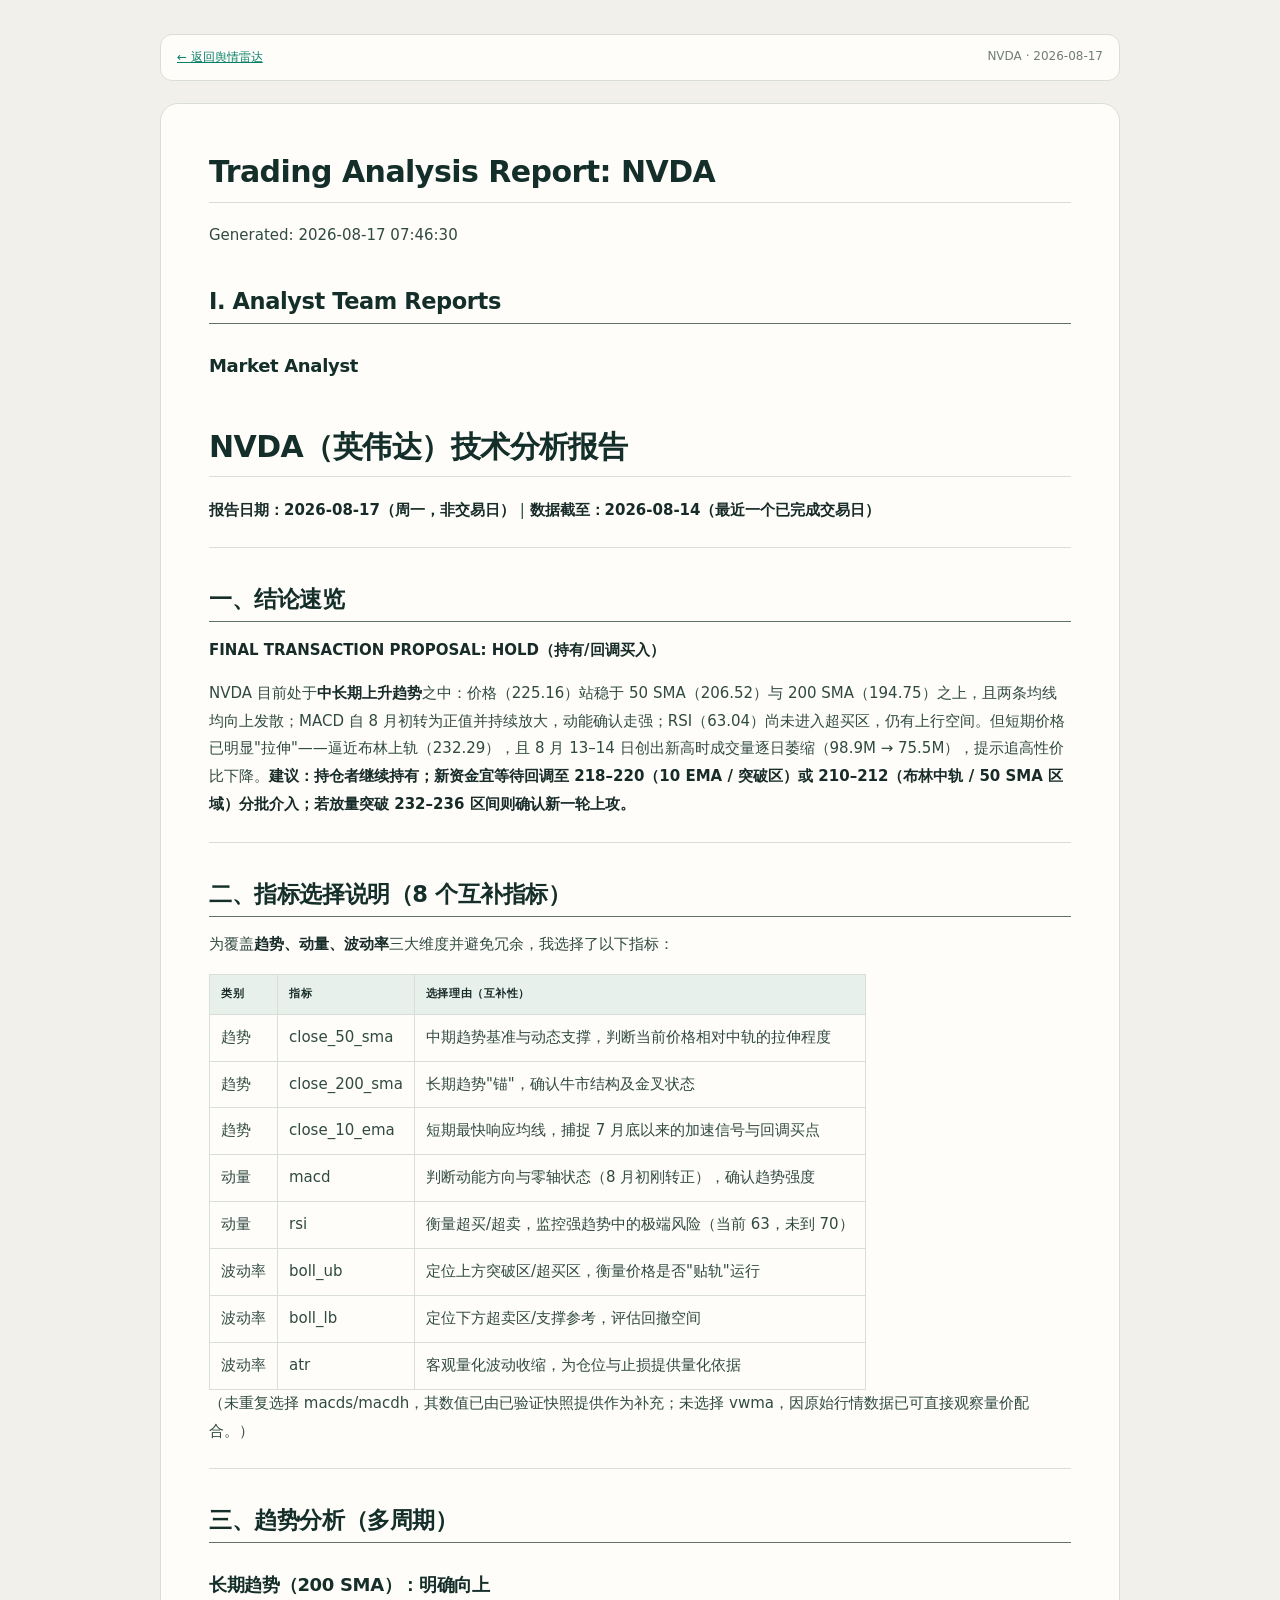
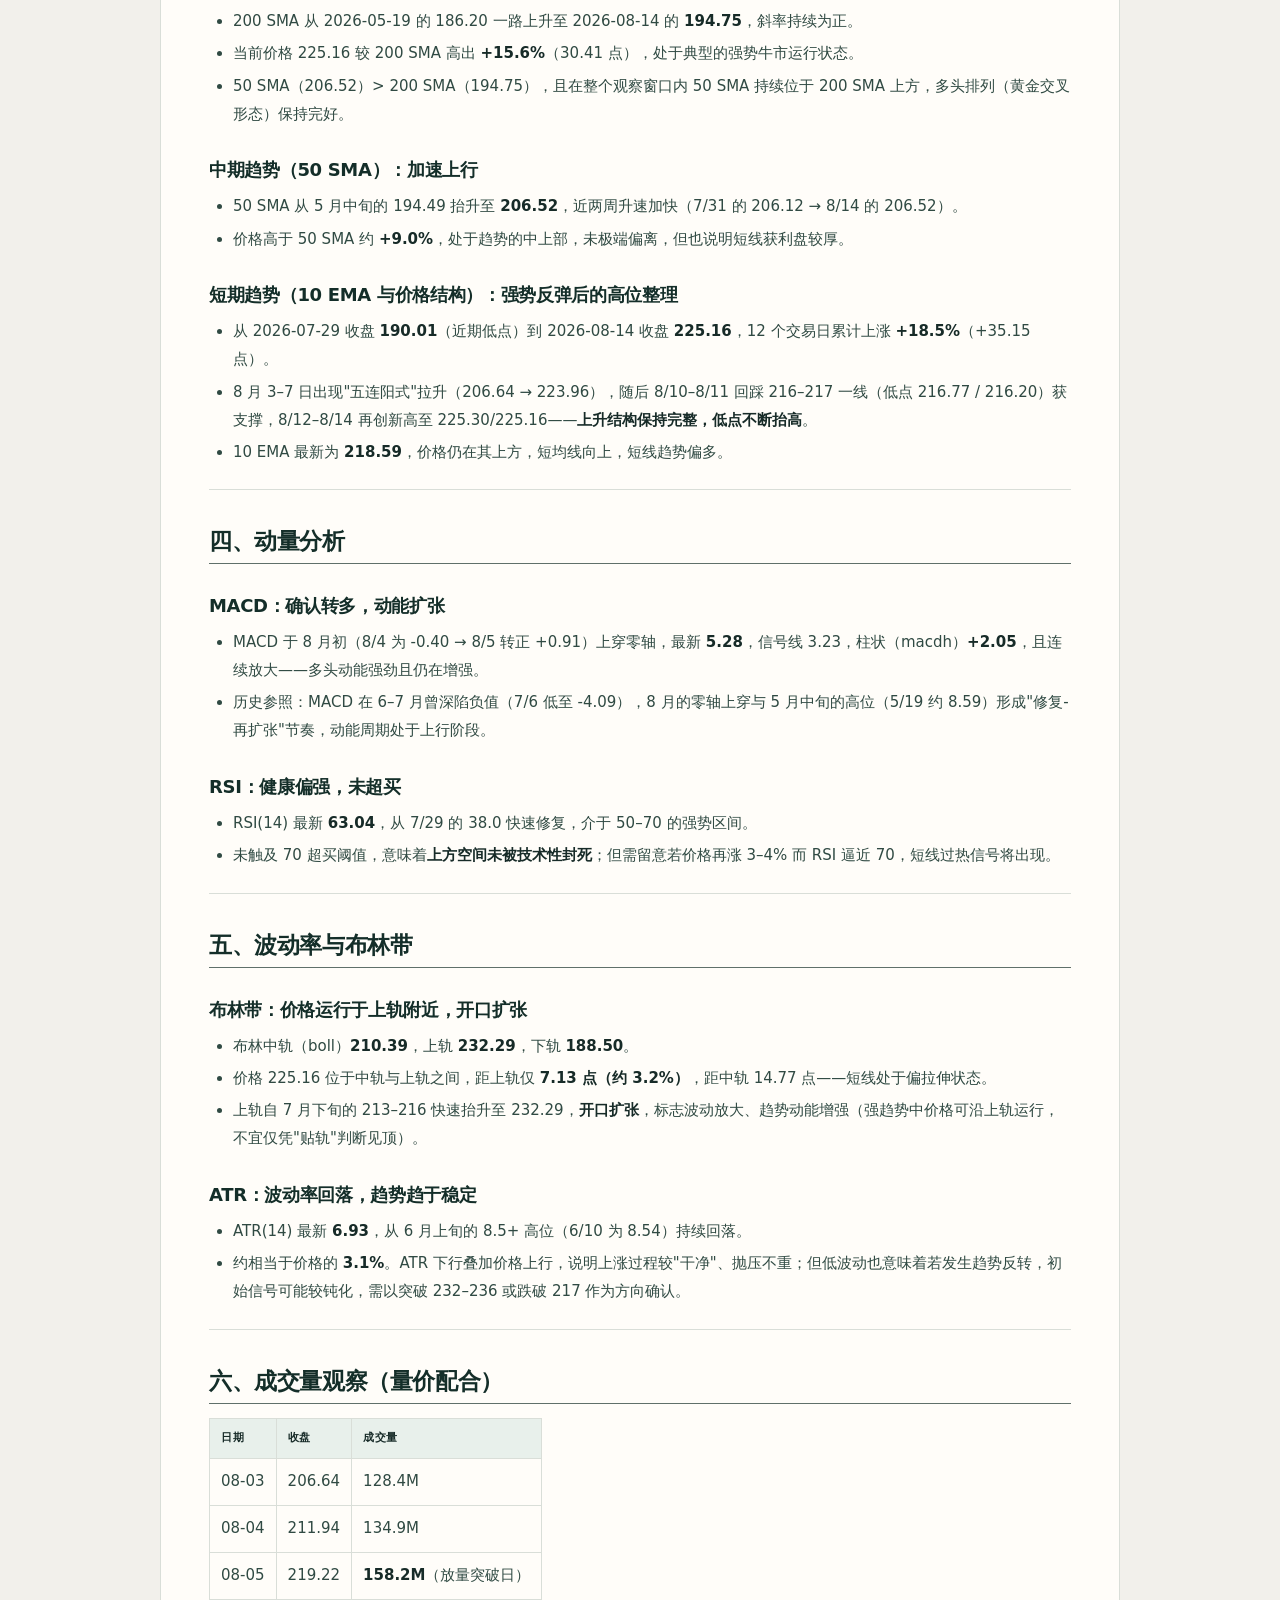
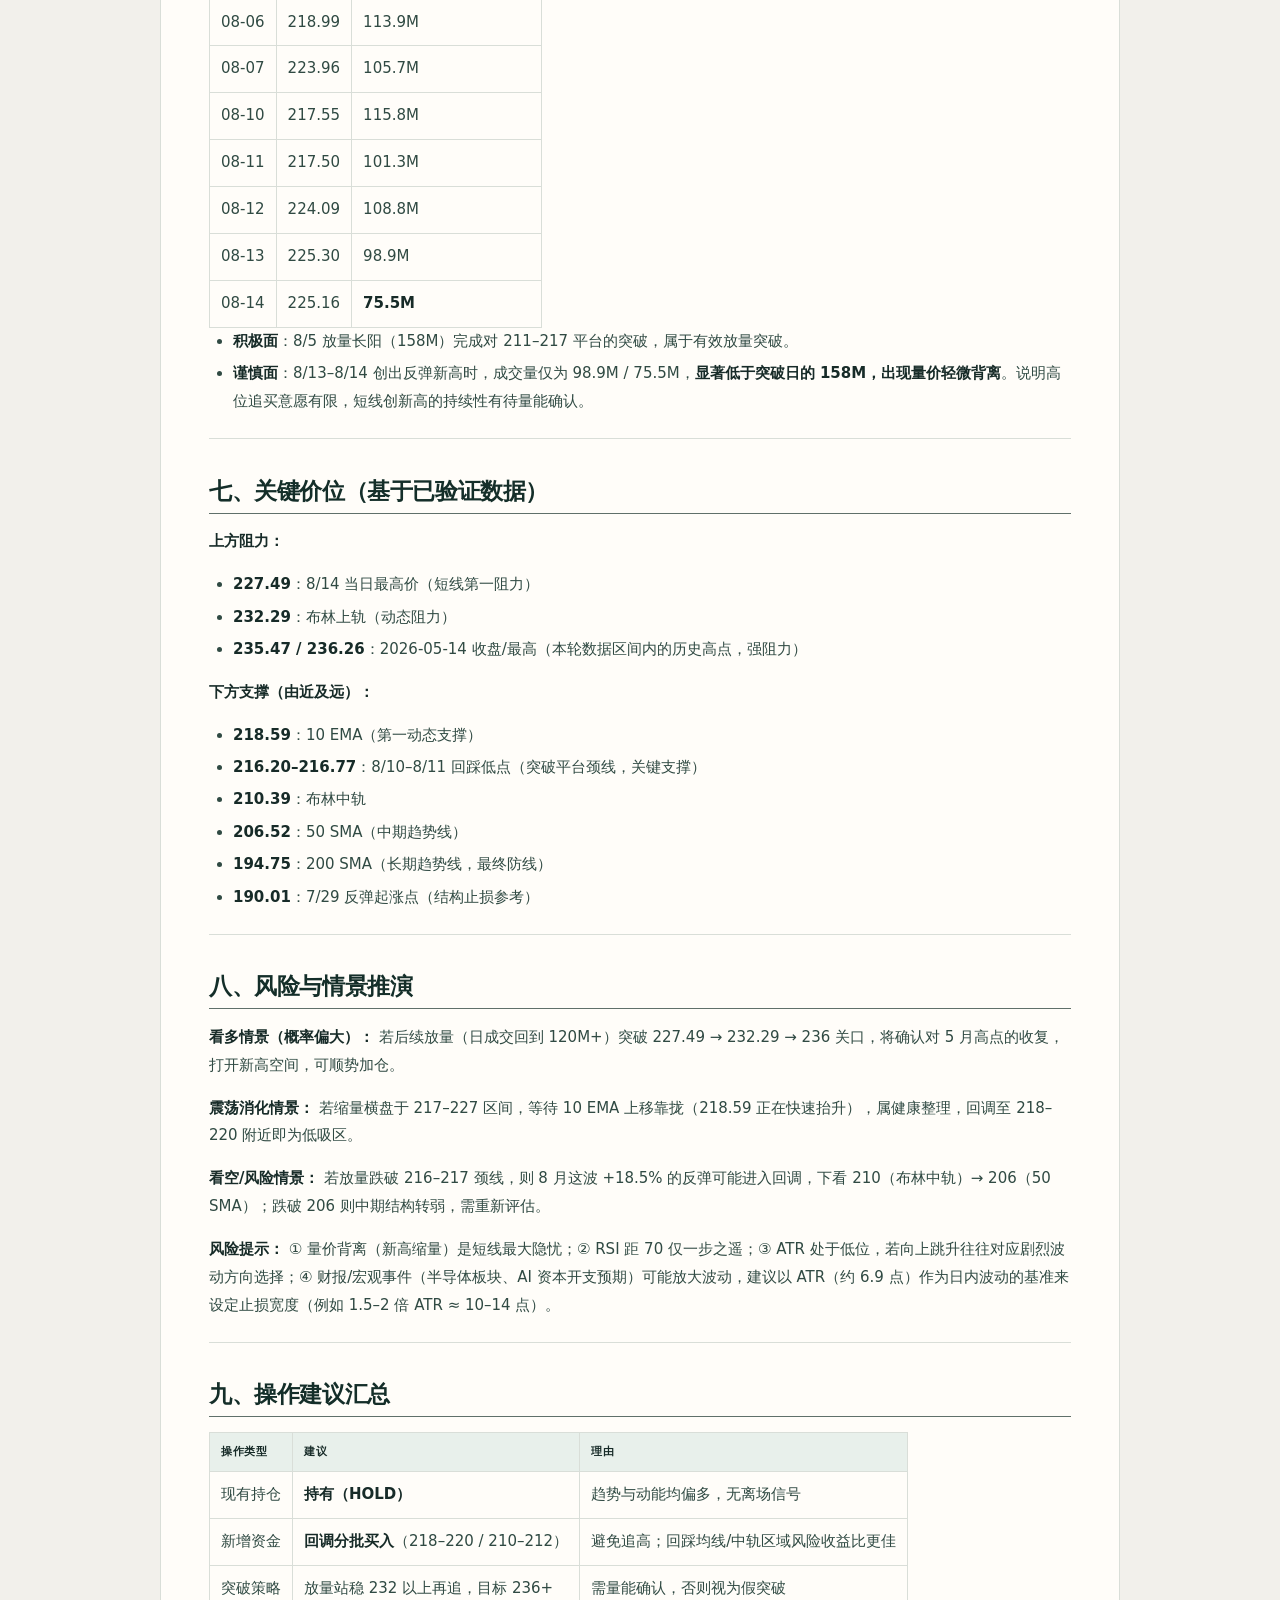
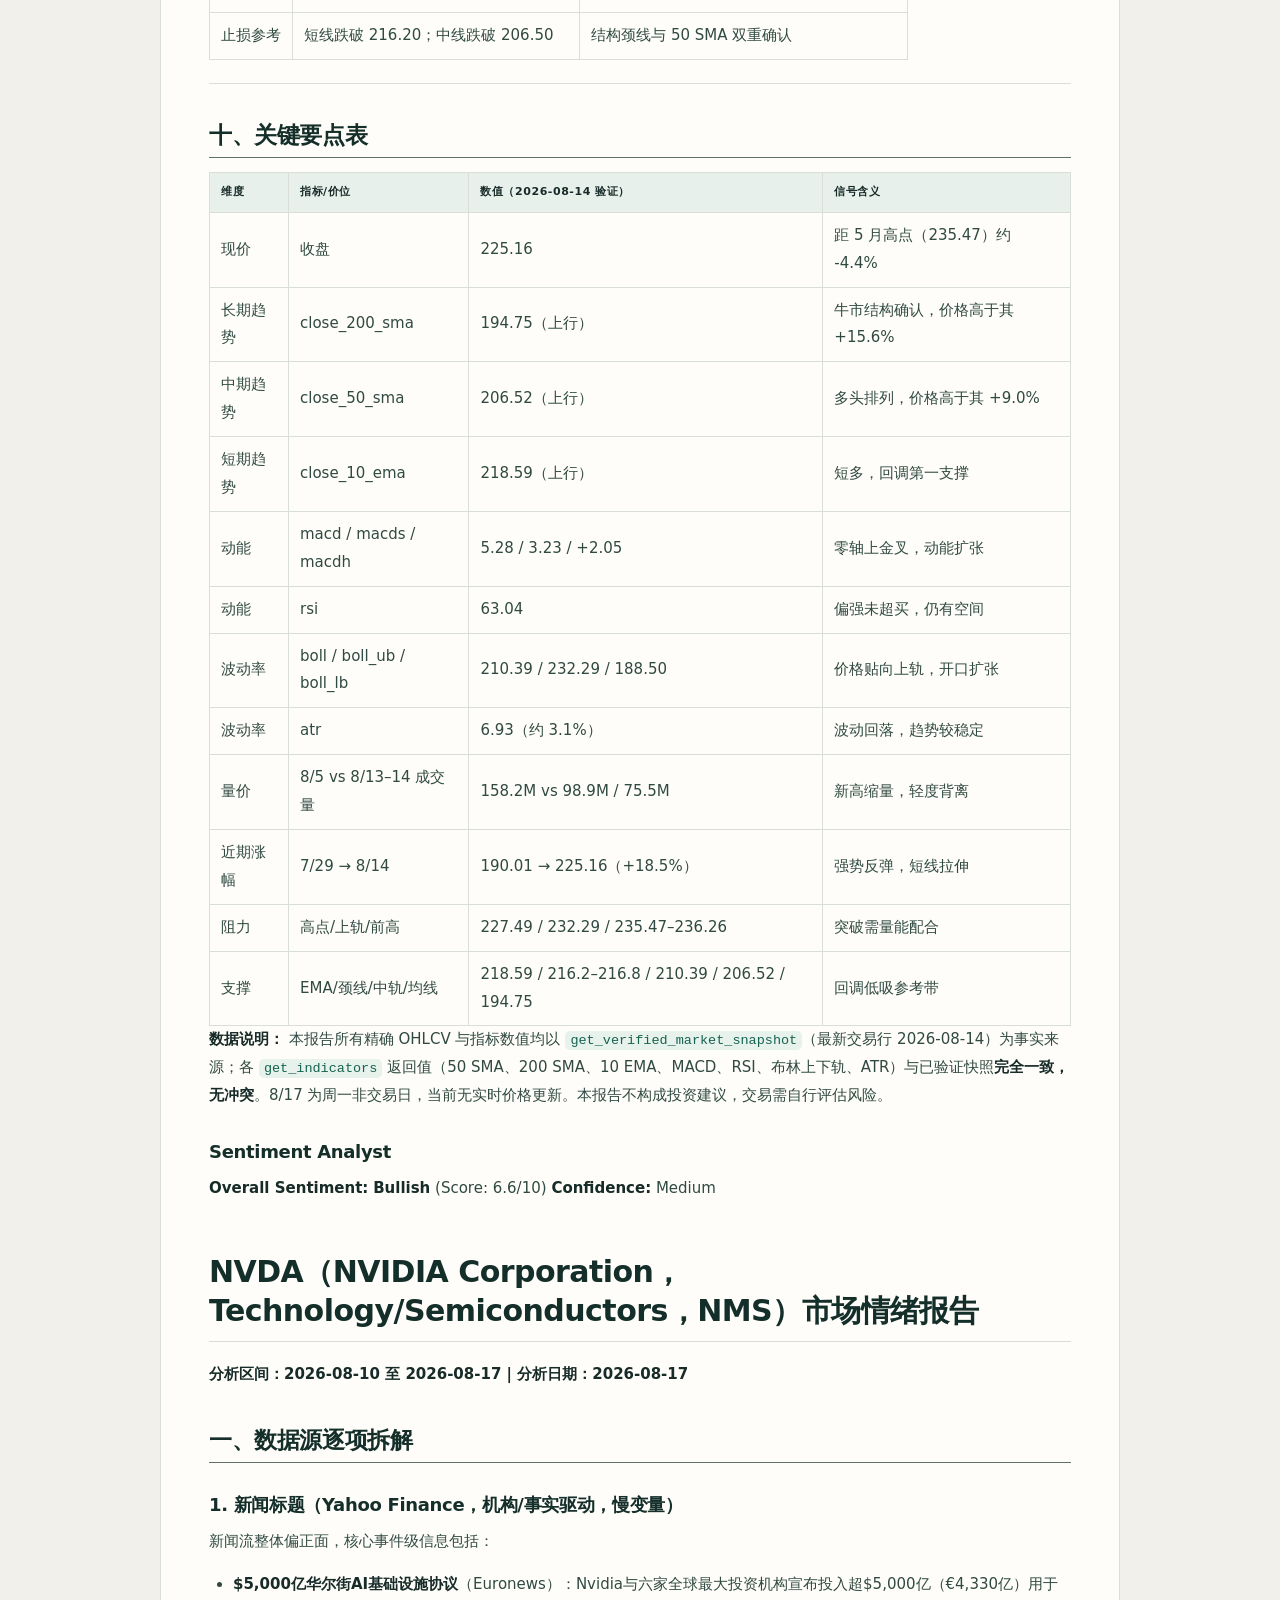
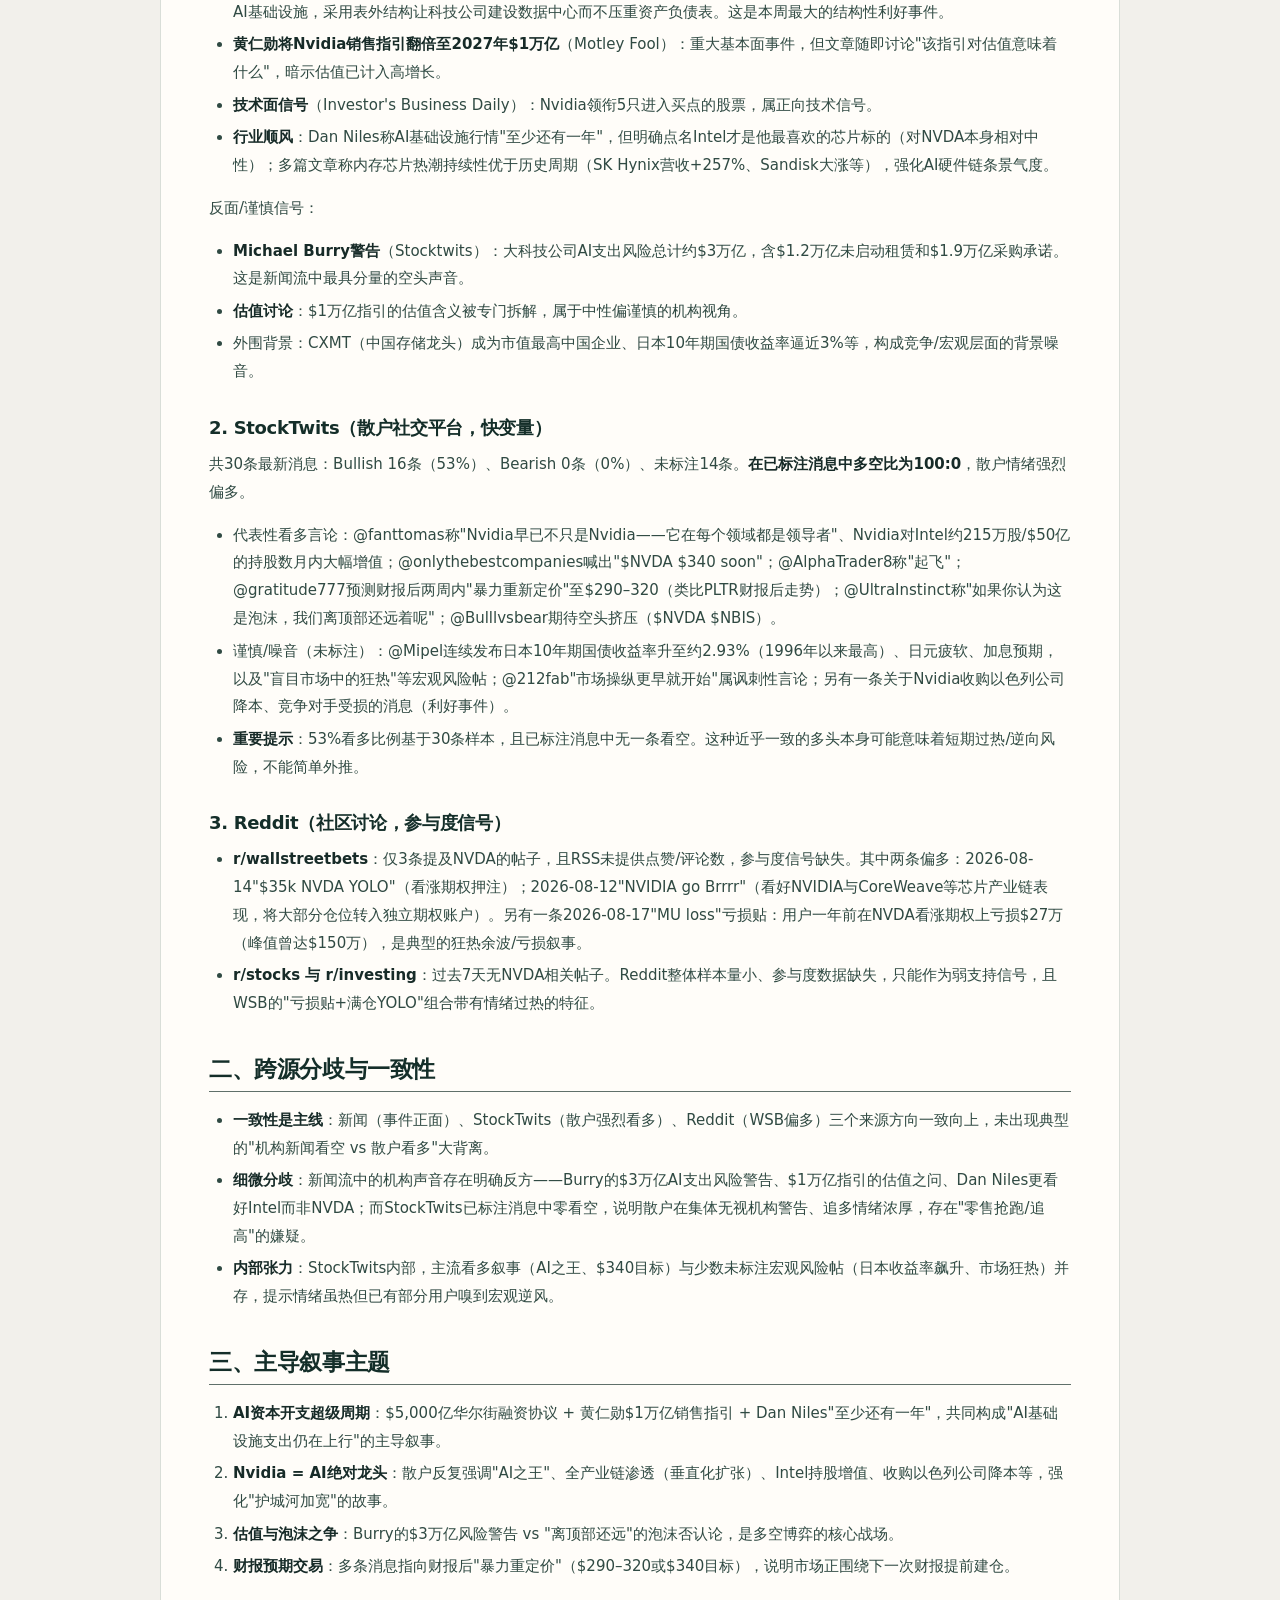
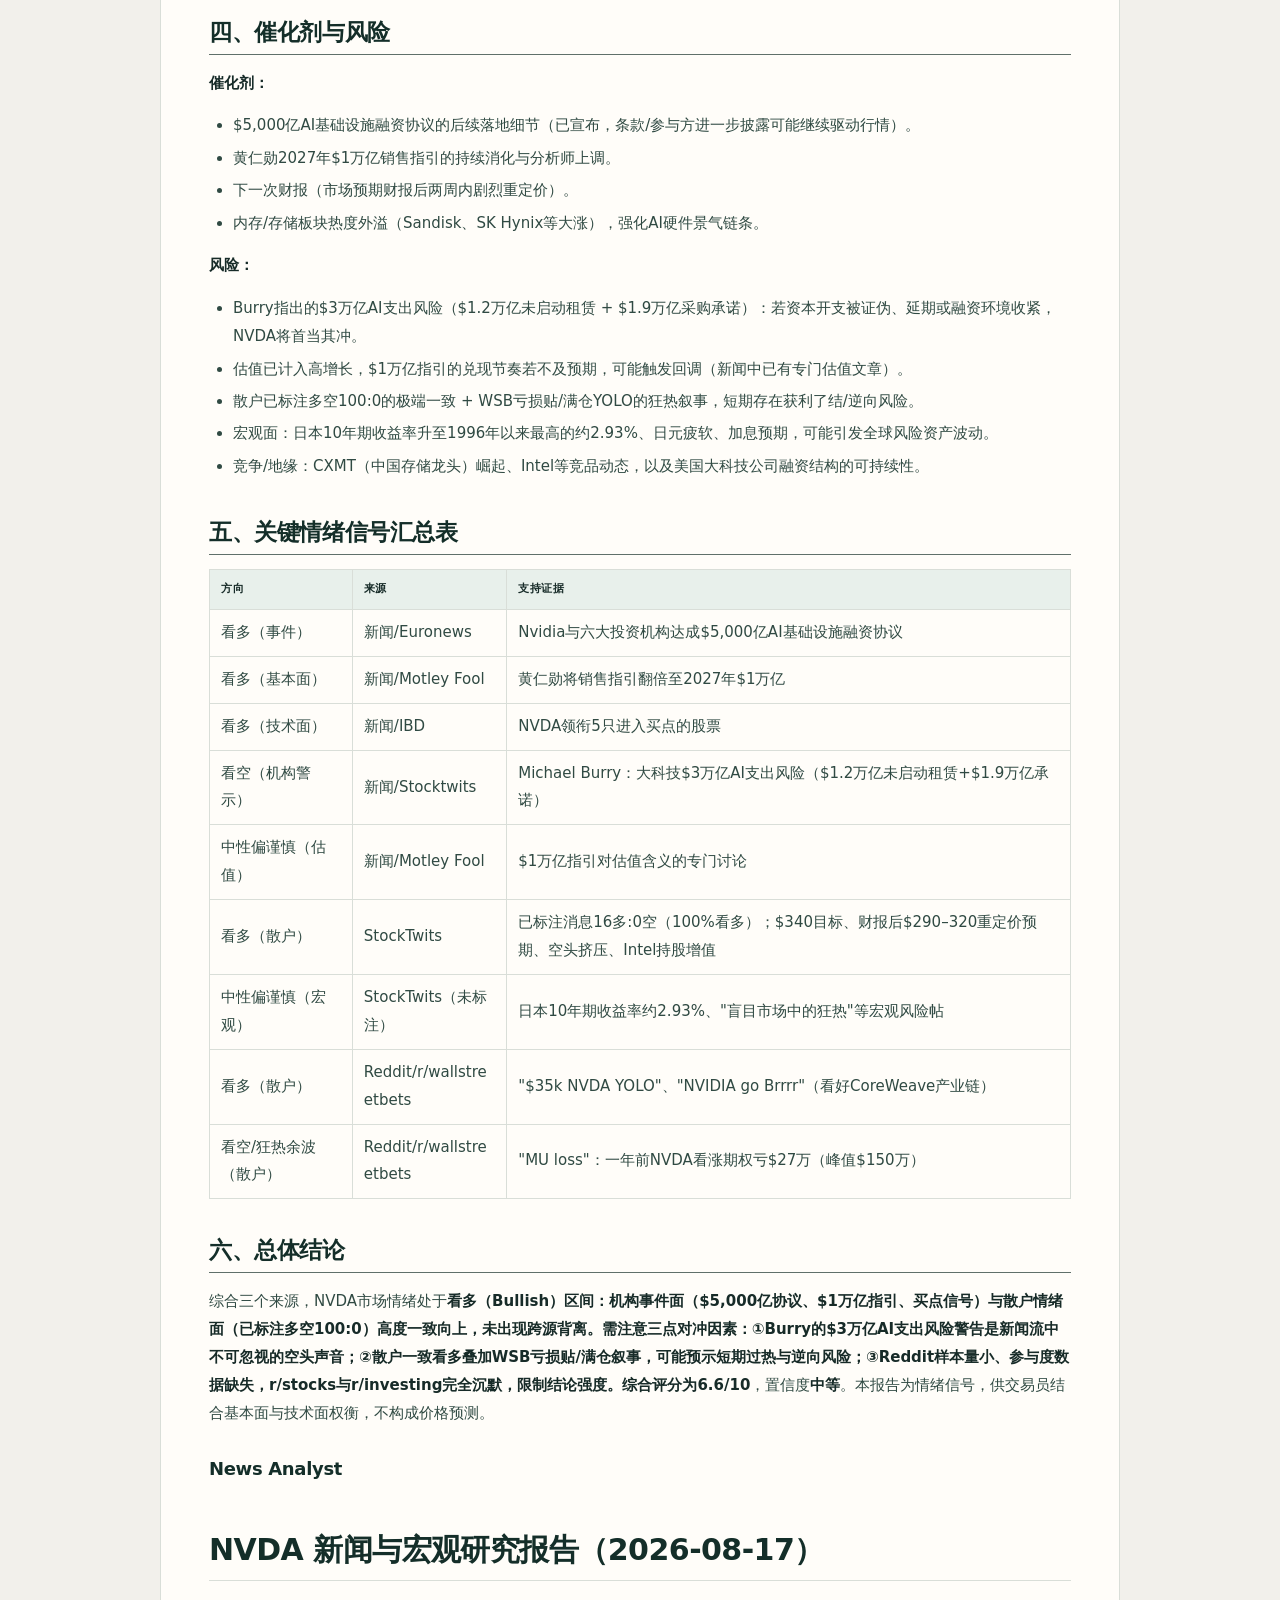
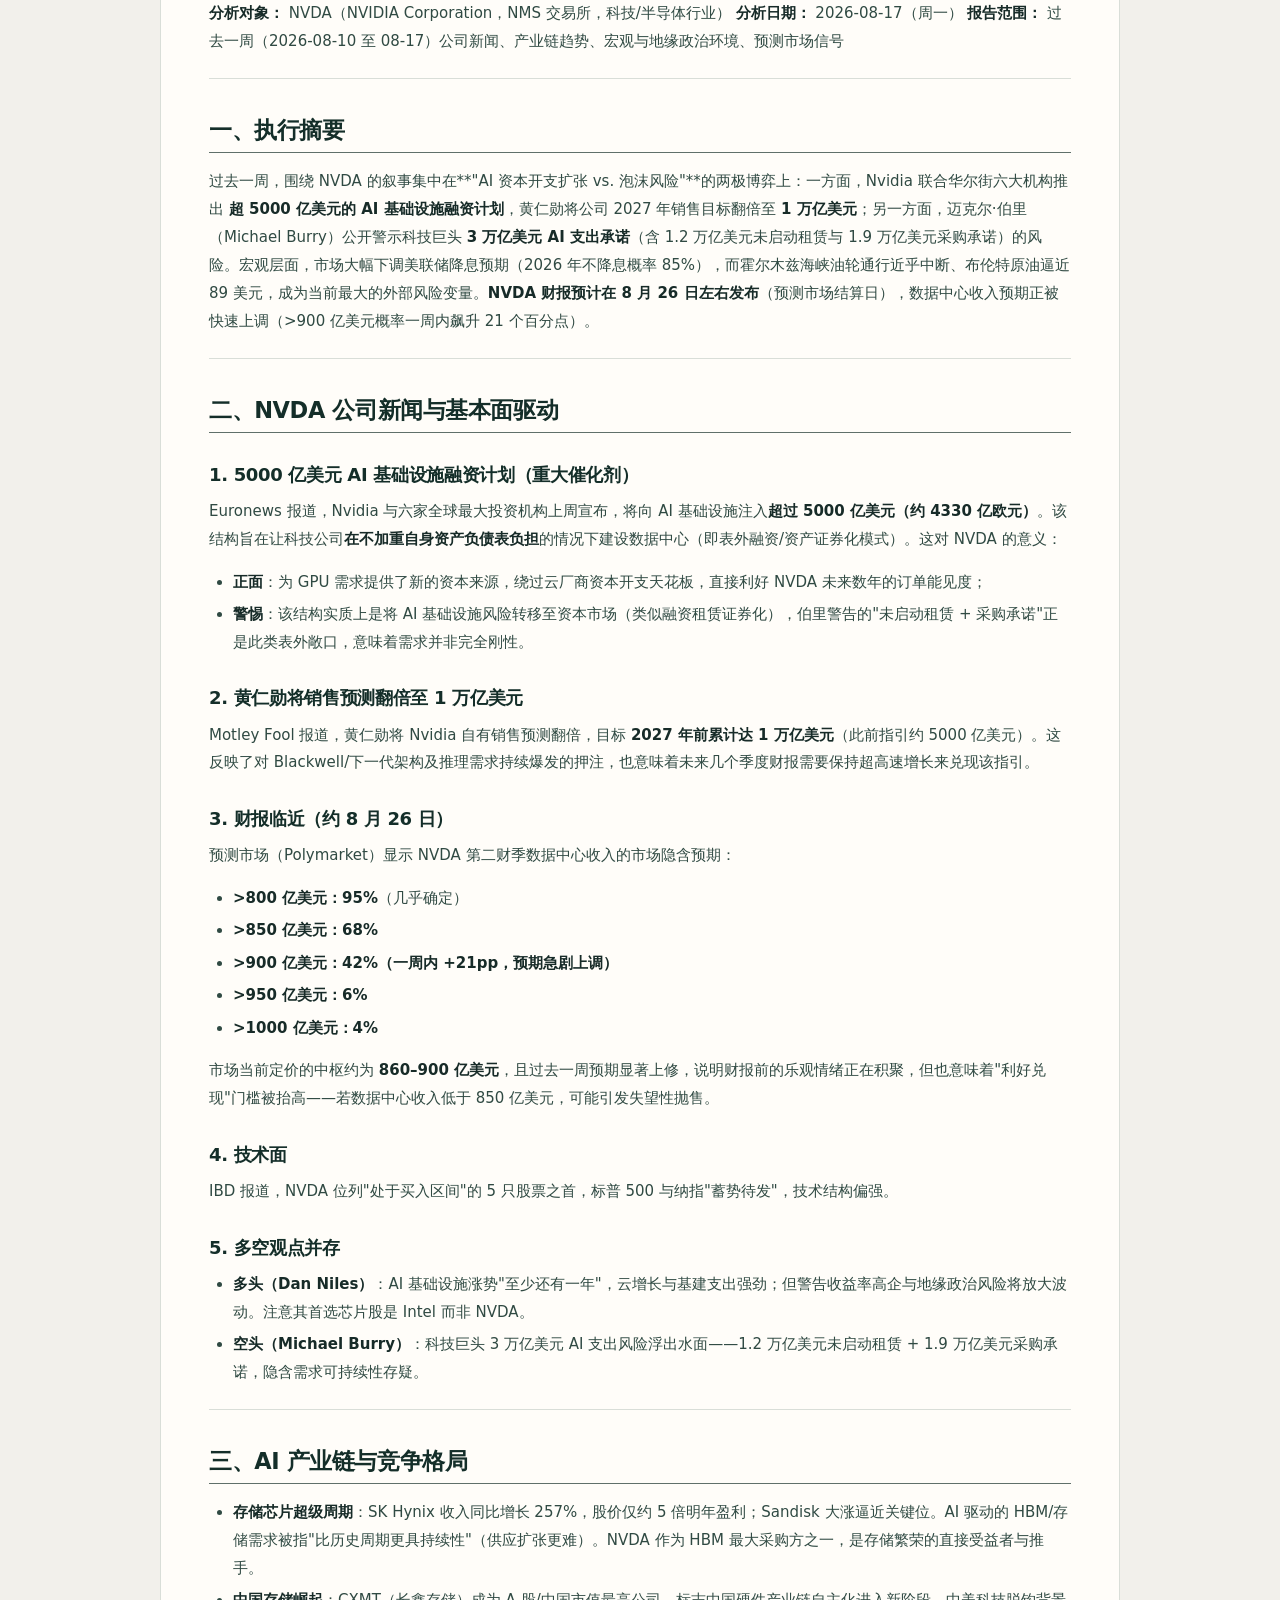
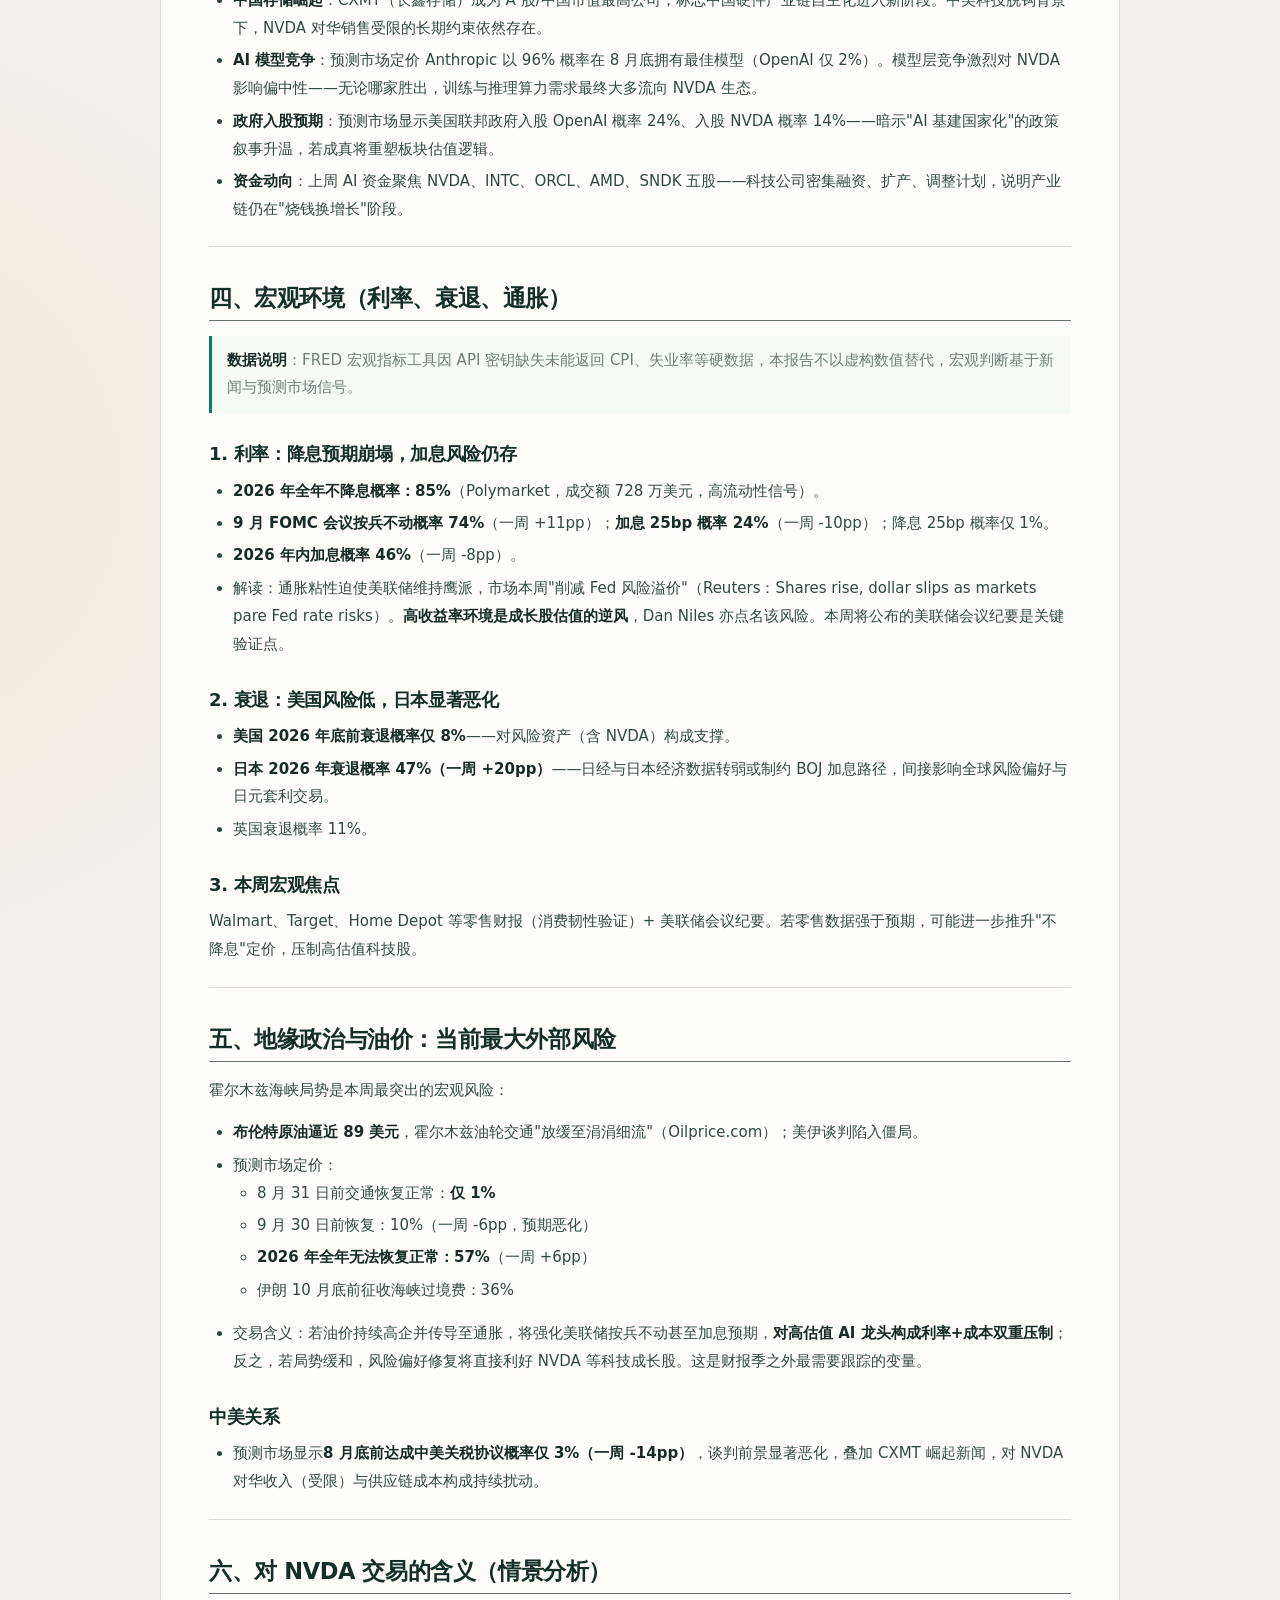
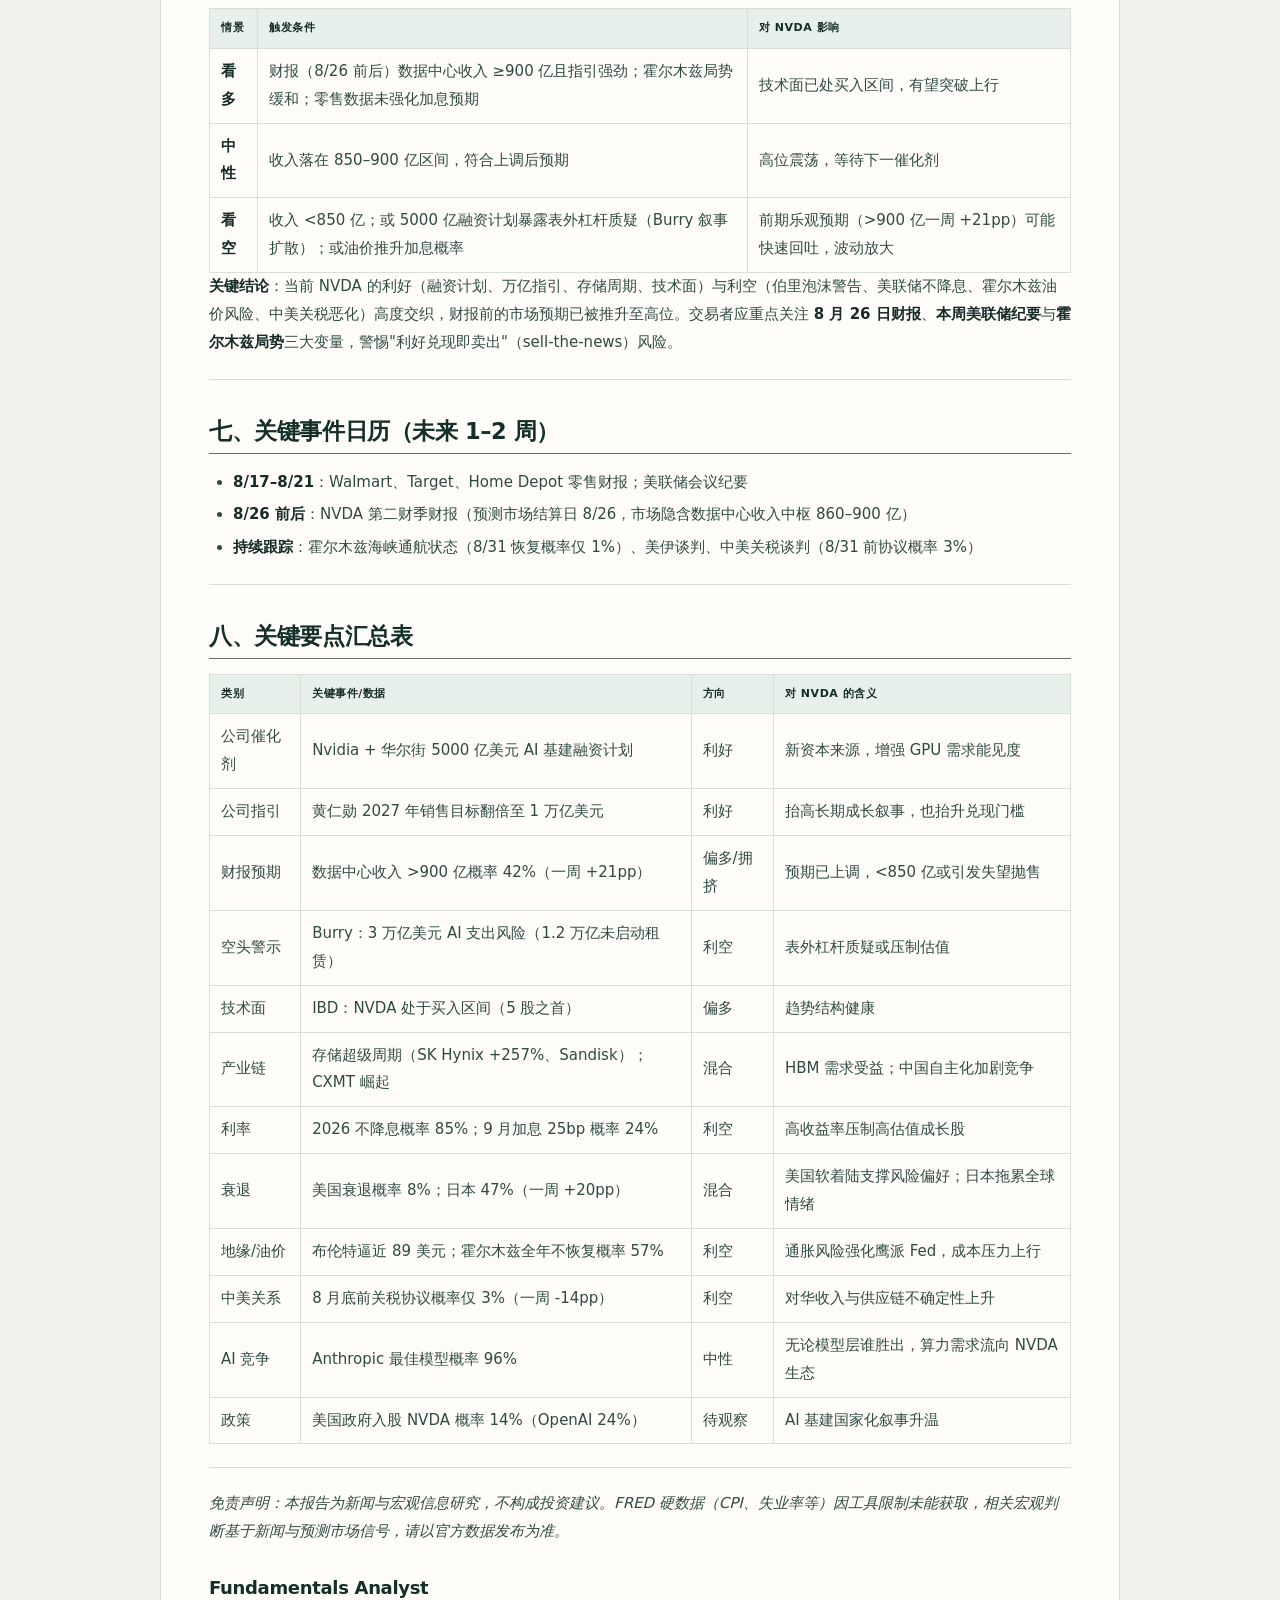
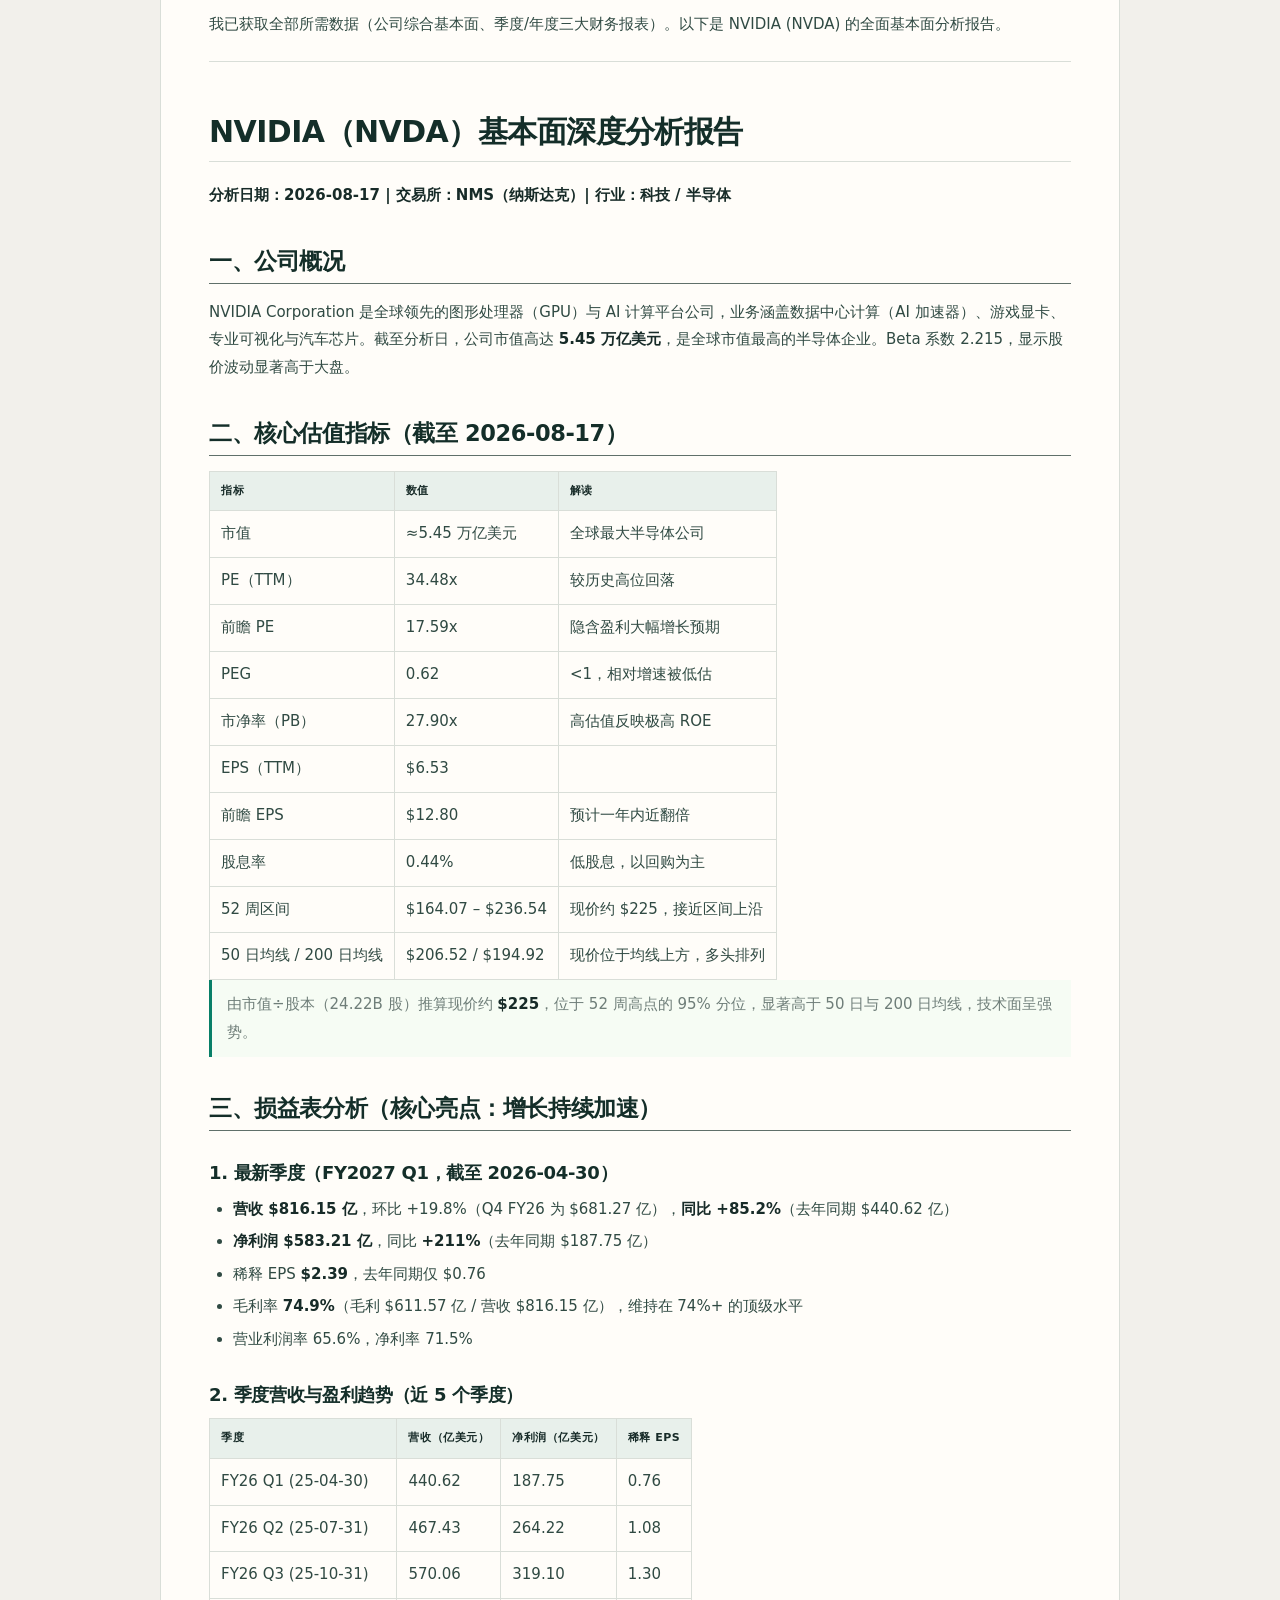
<file: site-dist/reports/NVDA/2026-08-17/complete_report.html>
<!doctype html>
<html lang="zh-CN">
  <head>
    <meta charset="utf-8" />
    <meta name="viewport" content="width=device-width, initial-scale=1" />
    <meta name="description" content="NVDA · 2026-08-17 · 完整报告" />
    <title>NVDA · 2026-08-17 · 完整报告</title>
    <link rel="icon" href="../../../favicon.svg" type="image/svg+xml" />
    <link rel="stylesheet" href="../../../styles.css" />
  </head>
  <body class="report-page">
    <main class="standalone-report">
      <nav class="report-toolbar">
        <a href="../../../">← 返回舆情雷达</a>
        <span>NVDA · 2026-08-17</span>
      </nav>
      <article class="markdown-body">
<h1>Trading Analysis Report: NVDA</h1>
<p>Generated: 2026-08-17 07:46:30</p>
<h2>I. Analyst Team Reports</h2>
<h3>Market Analyst</h3>
<h1>NVDA（英伟达）技术分析报告</h1>
<p><strong>报告日期：2026-08-17（周一，非交易日）</strong> | <strong>数据截至：2026-08-14（最近一个已完成交易日）</strong></p>
<hr />
<h2>一、结论速览</h2>
<p><strong>FINAL TRANSACTION PROPOSAL: HOLD（持有/回调买入）</strong></p>
<p>NVDA 目前处于<strong>中长期上升趋势</strong>之中：价格（225.16）站稳于 50 SMA（206.52）与 200 SMA（194.75）之上，且两条均线均向上发散；MACD 自 8 月初转为正值并持续放大，动能确认走强；RSI（63.04）尚未进入超买区，仍有上行空间。但短期价格已明显&quot;拉伸&quot;——逼近布林上轨（232.29），且 8 月 13–14 日创出新高时成交量逐日萎缩（98.9M → 75.5M），提示追高性价比下降。<strong>建议：持仓者继续持有；新资金宜等待回调至 218–220（10 EMA / 突破区）或 210–212（布林中轨 / 50 SMA 区域）分批介入；若放量突破 232–236 区间则确认新一轮上攻。</strong></p>
<hr />
<h2>二、指标选择说明（8 个互补指标）</h2>
<p>为覆盖<strong>趋势、动量、波动率</strong>三大维度并避免冗余，我选择了以下指标：</p>
<table>
<thead>
<tr>
<th>类别</th>
<th>指标</th>
<th>选择理由（互补性）</th>
</tr>
</thead>
<tbody>
<tr>
<td>趋势</td>
<td>close_50_sma</td>
<td>中期趋势基准与动态支撑，判断当前价格相对中轨的拉伸程度</td>
</tr>
<tr>
<td>趋势</td>
<td>close_200_sma</td>
<td>长期趋势&quot;锚&quot;，确认牛市结构及金叉状态</td>
</tr>
<tr>
<td>趋势</td>
<td>close_10_ema</td>
<td>短期最快响应均线，捕捉 7 月底以来的加速信号与回调买点</td>
</tr>
<tr>
<td>动量</td>
<td>macd</td>
<td>判断动能方向与零轴状态（8 月初刚转正），确认趋势强度</td>
</tr>
<tr>
<td>动量</td>
<td>rsi</td>
<td>衡量超买/超卖，监控强趋势中的极端风险（当前 63，未到 70）</td>
</tr>
<tr>
<td>波动率</td>
<td>boll_ub</td>
<td>定位上方突破区/超买区，衡量价格是否&quot;贴轨&quot;运行</td>
</tr>
<tr>
<td>波动率</td>
<td>boll_lb</td>
<td>定位下方超卖区/支撑参考，评估回撤空间</td>
</tr>
<tr>
<td>波动率</td>
<td>atr</td>
<td>客观量化波动收缩，为仓位与止损提供量化依据</td>
</tr>
</tbody>
</table>
<p>（未重复选择 macds/macdh，其数值已由已验证快照提供作为补充；未选择 vwma，因原始行情数据已可直接观察量价配合。）</p>
<hr />
<h2>三、趋势分析（多周期）</h2>
<h3>长期趋势（200 SMA）：明确向上</h3>
<ul>
<li>200 SMA 从 2026-05-19 的 186.20 一路上升至 2026-08-14 的 <strong>194.75</strong>，斜率持续为正。</li>
<li>当前价格 225.16 较 200 SMA 高出 <strong>+15.6%</strong>（30.41 点），处于典型的强势牛市运行状态。</li>
<li>50 SMA（206.52）&gt; 200 SMA（194.75），且在整个观察窗口内 50 SMA 持续位于 200 SMA 上方，多头排列（黄金交叉形态）保持完好。</li>
</ul>
<h3>中期趋势（50 SMA）：加速上行</h3>
<ul>
<li>50 SMA 从 5 月中旬的 194.49 抬升至 <strong>206.52</strong>，近两周升速加快（7/31 的 206.12 → 8/14 的 206.52）。</li>
<li>价格高于 50 SMA 约 <strong>+9.0%</strong>，处于趋势的中上部，未极端偏离，但也说明短线获利盘较厚。</li>
</ul>
<h3>短期趋势（10 EMA 与价格结构）：强势反弹后的高位整理</h3>
<ul>
<li>从 2026-07-29 收盘 <strong>190.01</strong>（近期低点）到 2026-08-14 收盘 <strong>225.16</strong>，12 个交易日累计上涨 <strong>+18.5%</strong>（+35.15 点）。</li>
<li>8 月 3–7 日出现&quot;五连阳式&quot;拉升（206.64 → 223.96），随后 8/10–8/11 回踩 216–217 一线（低点 216.77 / 216.20）获支撑，8/12–8/14 再创新高至 225.30/225.16——<strong>上升结构保持完整，低点不断抬高</strong>。</li>
<li>10 EMA 最新为 <strong>218.59</strong>，价格仍在其上方，短均线向上，短线趋势偏多。</li>
</ul>
<hr />
<h2>四、动量分析</h2>
<h3>MACD：确认转多，动能扩张</h3>
<ul>
<li>MACD 于 8 月初（8/4 为 -0.40 → 8/5 转正 +0.91）上穿零轴，最新 <strong>5.28</strong>，信号线 3.23，柱状（macdh）<strong>+2.05</strong>，且连续放大——多头动能强劲且仍在增强。</li>
<li>历史参照：MACD 在 6–7 月曾深陷负值（7/6 低至 -4.09），8 月的零轴上穿与 5 月中旬的高位（5/19 约 8.59）形成&quot;修复-再扩张&quot;节奏，动能周期处于上行阶段。</li>
</ul>
<h3>RSI：健康偏强，未超买</h3>
<ul>
<li>RSI(14) 最新 <strong>63.04</strong>，从 7/29 的 38.0 快速修复，介于 50–70 的强势区间。</li>
<li>未触及 70 超买阈值，意味着<strong>上方空间未被技术性封死</strong>；但需留意若价格再涨 3–4% 而 RSI 逼近 70，短线过热信号将出现。</li>
</ul>
<hr />
<h2>五、波动率与布林带</h2>
<h3>布林带：价格运行于上轨附近，开口扩张</h3>
<ul>
<li>布林中轨（boll）<strong>210.39</strong>，上轨 <strong>232.29</strong>，下轨 <strong>188.50</strong>。</li>
<li>价格 225.16 位于中轨与上轨之间，距上轨仅 <strong>7.13 点（约 3.2%）</strong>，距中轨 14.77 点——短线处于偏拉伸状态。</li>
<li>上轨自 7 月下旬的 213–216 快速抬升至 232.29，<strong>开口扩张</strong>，标志波动放大、趋势动能增强（强趋势中价格可沿上轨运行，不宜仅凭&quot;贴轨&quot;判断见顶）。</li>
</ul>
<h3>ATR：波动率回落，趋势趋于稳定</h3>
<ul>
<li>ATR(14) 最新 <strong>6.93</strong>，从 6 月上旬的 8.5+ 高位（6/10 为 8.54）持续回落。</li>
<li>约相当于价格的 <strong>3.1%</strong>。ATR 下行叠加价格上行，说明上涨过程较&quot;干净&quot;、抛压不重；但低波动也意味着若发生趋势反转，初始信号可能较钝化，需以突破 232–236 或跌破 217 作为方向确认。</li>
</ul>
<hr />
<h2>六、成交量观察（量价配合）</h2>
<table>
<thead>
<tr>
<th>日期</th>
<th>收盘</th>
<th>成交量</th>
</tr>
</thead>
<tbody>
<tr>
<td>08-03</td>
<td>206.64</td>
<td>128.4M</td>
</tr>
<tr>
<td>08-04</td>
<td>211.94</td>
<td>134.9M</td>
</tr>
<tr>
<td>08-05</td>
<td>219.22</td>
<td><strong>158.2M</strong>（放量突破日）</td>
</tr>
<tr>
<td>08-06</td>
<td>218.99</td>
<td>113.9M</td>
</tr>
<tr>
<td>08-07</td>
<td>223.96</td>
<td>105.7M</td>
</tr>
<tr>
<td>08-10</td>
<td>217.55</td>
<td>115.8M</td>
</tr>
<tr>
<td>08-11</td>
<td>217.50</td>
<td>101.3M</td>
</tr>
<tr>
<td>08-12</td>
<td>224.09</td>
<td>108.8M</td>
</tr>
<tr>
<td>08-13</td>
<td>225.30</td>
<td>98.9M</td>
</tr>
<tr>
<td>08-14</td>
<td>225.16</td>
<td><strong>75.5M</strong></td>
</tr>
</tbody>
</table>
<ul>
<li><strong>积极面</strong>：8/5 放量长阳（158M）完成对 211–217 平台的突破，属于有效放量突破。</li>
<li><strong>谨慎面</strong>：8/13–8/14 创出反弹新高时，成交量仅为 98.9M / 75.5M，<strong>显著低于突破日的 158M，出现量价轻微背离</strong>。说明高位追买意愿有限，短线创新高的持续性有待量能确认。</li>
</ul>
<hr />
<h2>七、关键价位（基于已验证数据）</h2>
<p><strong>上方阻力：</strong></p>
<ul>
<li><strong>227.49</strong>：8/14 当日最高价（短线第一阻力）</li>
<li><strong>232.29</strong>：布林上轨（动态阻力）</li>
<li><strong>235.47 / 236.26</strong>：2026-05-14 收盘/最高（本轮数据区间内的历史高点，强阻力）</li>
</ul>
<p><strong>下方支撑（由近及远）：</strong></p>
<ul>
<li><strong>218.59</strong>：10 EMA（第一动态支撑）</li>
<li><strong>216.20–216.77</strong>：8/10–8/11 回踩低点（突破平台颈线，关键支撑）</li>
<li><strong>210.39</strong>：布林中轨</li>
<li><strong>206.52</strong>：50 SMA（中期趋势线）</li>
<li><strong>194.75</strong>：200 SMA（长期趋势线，最终防线）</li>
<li><strong>190.01</strong>：7/29 反弹起涨点（结构止损参考）</li>
</ul>
<hr />
<h2>八、风险与情景推演</h2>
<p><strong>看多情景（概率偏大）：</strong> 若后续放量（日成交回到 120M+）突破 227.49 → 232.29 → 236 关口，将确认对 5 月高点的收复，打开新高空间，可顺势加仓。</p>
<p><strong>震荡消化情景：</strong> 若缩量横盘于 217–227 区间，等待 10 EMA 上移靠拢（218.59 正在快速抬升），属健康整理，回调至 218–220 附近即为低吸区。</p>
<p><strong>看空/风险情景：</strong> 若放量跌破 216–217 颈线，则 8 月这波 +18.5% 的反弹可能进入回调，下看 210（布林中轨）→ 206（50 SMA）；跌破 206 则中期结构转弱，需重新评估。</p>
<p><strong>风险提示：</strong> ① 量价背离（新高缩量）是短线最大隐忧；② RSI 距 70 仅一步之遥；③ ATR 处于低位，若向上跳升往往对应剧烈波动方向选择；④ 财报/宏观事件（半导体板块、AI 资本开支预期）可能放大波动，建议以 ATR（约 6.9 点）作为日内波动的基准来设定止损宽度（例如 1.5–2 倍 ATR ≈ 10–14 点）。</p>
<hr />
<h2>九、操作建议汇总</h2>
<table>
<thead>
<tr>
<th>操作类型</th>
<th>建议</th>
<th>理由</th>
</tr>
</thead>
<tbody>
<tr>
<td>现有持仓</td>
<td><strong>持有（HOLD）</strong></td>
<td>趋势与动能均偏多，无离场信号</td>
</tr>
<tr>
<td>新增资金</td>
<td><strong>回调分批买入</strong>（218–220 / 210–212）</td>
<td>避免追高；回踩均线/中轨区域风险收益比更佳</td>
</tr>
<tr>
<td>突破策略</td>
<td>放量站稳 232 以上再追，目标 236+</td>
<td>需量能确认，否则视为假突破</td>
</tr>
<tr>
<td>止损参考</td>
<td>短线跌破 216.20；中线跌破 206.50</td>
<td>结构颈线与 50 SMA 双重确认</td>
</tr>
</tbody>
</table>
<hr />
<h2>十、关键要点表</h2>
<table>
<thead>
<tr>
<th>维度</th>
<th>指标/价位</th>
<th>数值（2026-08-14 验证）</th>
<th>信号含义</th>
</tr>
</thead>
<tbody>
<tr>
<td>现价</td>
<td>收盘</td>
<td>225.16</td>
<td>距 5 月高点（235.47）约 -4.4%</td>
</tr>
<tr>
<td>长期趋势</td>
<td>close_200_sma</td>
<td>194.75（上行）</td>
<td>牛市结构确认，价格高于其 +15.6%</td>
</tr>
<tr>
<td>中期趋势</td>
<td>close_50_sma</td>
<td>206.52（上行）</td>
<td>多头排列，价格高于其 +9.0%</td>
</tr>
<tr>
<td>短期趋势</td>
<td>close_10_ema</td>
<td>218.59（上行）</td>
<td>短多，回调第一支撑</td>
</tr>
<tr>
<td>动能</td>
<td>macd / macds / macdh</td>
<td>5.28 / 3.23 / +2.05</td>
<td>零轴上金叉，动能扩张</td>
</tr>
<tr>
<td>动能</td>
<td>rsi</td>
<td>63.04</td>
<td>偏强未超买，仍有空间</td>
</tr>
<tr>
<td>波动率</td>
<td>boll / boll_ub / boll_lb</td>
<td>210.39 / 232.29 / 188.50</td>
<td>价格贴向上轨，开口扩张</td>
</tr>
<tr>
<td>波动率</td>
<td>atr</td>
<td>6.93（约 3.1%）</td>
<td>波动回落，趋势较稳定</td>
</tr>
<tr>
<td>量价</td>
<td>8/5 vs 8/13–14 成交量</td>
<td>158.2M vs 98.9M / 75.5M</td>
<td>新高缩量，轻度背离</td>
</tr>
<tr>
<td>近期涨幅</td>
<td>7/29 → 8/14</td>
<td>190.01 → 225.16（+18.5%）</td>
<td>强势反弹，短线拉伸</td>
</tr>
<tr>
<td>阻力</td>
<td>高点/上轨/前高</td>
<td>227.49 / 232.29 / 235.47–236.26</td>
<td>突破需量能配合</td>
</tr>
<tr>
<td>支撑</td>
<td>EMA/颈线/中轨/均线</td>
<td>218.59 / 216.2–216.8 / 210.39 / 206.52 / 194.75</td>
<td>回调低吸参考带</td>
</tr>
</tbody>
</table>
<p><strong>数据说明：</strong> 本报告所有精确 OHLCV 与指标数值均以 <code>get_verified_market_snapshot</code>（最新交易行 2026-08-14）为事实来源；各 <code>get_indicators</code> 返回值（50 SMA、200 SMA、10 EMA、MACD、RSI、布林上下轨、ATR）与已验证快照<strong>完全一致，无冲突</strong>。8/17 为周一非交易日，当前无实时价格更新。本报告不构成投资建议，交易需自行评估风险。</p>
<h3>Sentiment Analyst</h3>
<p><strong>Overall Sentiment:</strong> <strong>Bullish</strong> (Score: 6.6/10)
<strong>Confidence:</strong> Medium</p>
<h1>NVDA（NVIDIA Corporation，Technology/Semiconductors，NMS）市场情绪报告</h1>
<p><strong>分析区间：2026-08-10 至 2026-08-17 | 分析日期：2026-08-17</strong></p>
<h2>一、数据源逐项拆解</h2>
<h3>1. 新闻标题（Yahoo Finance，机构/事实驱动，慢变量）</h3>
<p>新闻流整体偏正面，核心事件级信息包括：</p>
<ul>
<li><strong>$5,000亿华尔街AI基础设施协议</strong>（Euronews）：Nvidia与六家全球最大投资机构宣布投入超$5,000亿（€4,330亿）用于AI基础设施，采用表外结构让科技公司建设数据中心而不压重资产负债表。这是本周最大的结构性利好事件。</li>
<li><strong>黄仁勋将Nvidia销售指引翻倍至2027年$1万亿</strong>（Motley Fool）：重大基本面事件，但文章随即讨论&quot;该指引对估值意味着什么&quot;，暗示估值已计入高增长。</li>
<li><strong>技术面信号</strong>（Investor's Business Daily）：Nvidia领衔5只进入买点的股票，属正向技术信号。</li>
<li><strong>行业顺风</strong>：Dan Niles称AI基础设施行情&quot;至少还有一年&quot;，但明确点名Intel才是他最喜欢的芯片标的（对NVDA本身相对中性）；多篇文章称内存芯片热潮持续性优于历史周期（SK Hynix营收+257%、Sandisk大涨等），强化AI硬件链条景气度。</li>
</ul>
<p>反面/谨慎信号：</p>
<ul>
<li><strong>Michael Burry警告</strong>（Stocktwits）：大科技公司AI支出风险总计约$3万亿，含$1.2万亿未启动租赁和$1.9万亿采购承诺。这是新闻流中最具分量的空头声音。</li>
<li><strong>估值讨论</strong>：$1万亿指引的估值含义被专门拆解，属于中性偏谨慎的机构视角。</li>
<li>外围背景：CXMT（中国存储龙头）成为市值最高中国企业、日本10年期国债收益率逼近3%等，构成竞争/宏观层面的背景噪音。</li>
</ul>
<h3>2. StockTwits（散户社交平台，快变量）</h3>
<p>共30条最新消息：Bullish 16条（53%）、Bearish 0条（0%）、未标注14条。<strong>在已标注消息中多空比为100:0</strong>，散户情绪强烈偏多。</p>
<ul>
<li>代表性看多言论：@fanttomas称&quot;Nvidia早已不只是Nvidia——它在每个领域都是领导者&quot;、Nvidia对Intel约215万股/$50亿的持股数月内大幅增值；@onlythebestcompanies喊出&quot;$NVDA $340 soon&quot;；@AlphaTrader8称&quot;起飞&quot;；@gratitude777预测财报后两周内&quot;暴力重新定价&quot;至$290–320（类比PLTR财报后走势）；@UltraInstinct称&quot;如果你认为这是泡沫，我们离顶部还远着呢&quot;；@Bulllvsbear期待空头挤压（$NVDA $NBIS）。</li>
<li>谨慎/噪音（未标注）：@Mipel连续发布日本10年期国债收益率升至约2.93%（1996年以来最高）、日元疲软、加息预期，以及&quot;盲目市场中的狂热&quot;等宏观风险帖；@212fab&quot;市场操纵更早就开始&quot;属讽刺性言论；另有一条关于Nvidia收购以色列公司降本、竞争对手受损的消息（利好事件）。</li>
<li><strong>重要提示</strong>：53%看多比例基于30条样本，且已标注消息中无一条看空。这种近乎一致的多头本身可能意味着短期过热/逆向风险，不能简单外推。</li>
</ul>
<h3>3. Reddit（社区讨论，参与度信号）</h3>
<ul>
<li><strong>r/wallstreetbets</strong>：仅3条提及NVDA的帖子，且RSS未提供点赞/评论数，参与度信号缺失。其中两条偏多：2026-08-14&quot;$35k NVDA YOLO&quot;（看涨期权押注）；2026-08-12&quot;NVIDIA go Brrrr&quot;（看好NVIDIA与CoreWeave等芯片产业链表现，将大部分仓位转入独立期权账户）。另有一条2026-08-17&quot;MU loss&quot;亏损贴：用户一年前在NVDA看涨期权上亏损$27万（峰值曾达$150万），是典型的狂热余波/亏损叙事。</li>
<li><strong>r/stocks 与 r/investing</strong>：过去7天无NVDA相关帖子。Reddit整体样本量小、参与度数据缺失，只能作为弱支持信号，且WSB的&quot;亏损贴+满仓YOLO&quot;组合带有情绪过热的特征。</li>
</ul>
<h2>二、跨源分歧与一致性</h2>
<ul>
<li><strong>一致性是主线</strong>：新闻（事件正面）、StockTwits（散户强烈看多）、Reddit（WSB偏多）三个来源方向一致向上，未出现典型的&quot;机构新闻看空 vs 散户看多&quot;大背离。</li>
<li><strong>细微分歧</strong>：新闻流中的机构声音存在明确反方——Burry的$3万亿AI支出风险警告、$1万亿指引的估值之问、Dan Niles更看好Intel而非NVDA；而StockTwits已标注消息中零看空，说明散户在集体无视机构警告、追多情绪浓厚，存在&quot;零售抢跑/追高&quot;的嫌疑。</li>
<li><strong>内部张力</strong>：StockTwits内部，主流看多叙事（AI之王、$340目标）与少数未标注宏观风险帖（日本收益率飙升、市场狂热）并存，提示情绪虽热但已有部分用户嗅到宏观逆风。</li>
</ul>
<h2>三、主导叙事主题</h2>
<ol>
<li><strong>AI资本开支超级周期</strong>：$5,000亿华尔街融资协议 + 黄仁勋$1万亿销售指引 + Dan Niles&quot;至少还有一年&quot;，共同构成&quot;AI基础设施支出仍在上行&quot;的主导叙事。</li>
<li><strong>Nvidia = AI绝对龙头</strong>：散户反复强调&quot;AI之王&quot;、全产业链渗透（垂直化扩张）、Intel持股增值、收购以色列公司降本等，强化&quot;护城河加宽&quot;的故事。</li>
<li><strong>估值与泡沫之争</strong>：Burry的$3万亿风险警告 vs &quot;离顶部还远&quot;的泡沫否认论，是多空博弈的核心战场。</li>
<li><strong>财报预期交易</strong>：多条消息指向财报后&quot;暴力重定价&quot;（$290–320或$340目标），说明市场正围绕下一次财报提前建仓。</li>
</ol>
<h2>四、催化剂与风险</h2>
<p><strong>催化剂：</strong></p>
<ul>
<li>$5,000亿AI基础设施融资协议的后续落地细节（已宣布，条款/参与方进一步披露可能继续驱动行情）。</li>
<li>黄仁勋2027年$1万亿销售指引的持续消化与分析师上调。</li>
<li>下一次财报（市场预期财报后两周内剧烈重定价）。</li>
<li>内存/存储板块热度外溢（Sandisk、SK Hynix等大涨），强化AI硬件景气链条。</li>
</ul>
<p><strong>风险：</strong></p>
<ul>
<li>Burry指出的$3万亿AI支出风险（$1.2万亿未启动租赁 + $1.9万亿采购承诺）：若资本开支被证伪、延期或融资环境收紧，NVDA将首当其冲。</li>
<li>估值已计入高增长，$1万亿指引的兑现节奏若不及预期，可能触发回调（新闻中已有专门估值文章）。</li>
<li>散户已标注多空100:0的极端一致 + WSB亏损贴/满仓YOLO的狂热叙事，短期存在获利了结/逆向风险。</li>
<li>宏观面：日本10年期收益率升至1996年以来最高的约2.93%、日元疲软、加息预期，可能引发全球风险资产波动。</li>
<li>竞争/地缘：CXMT（中国存储龙头）崛起、Intel等竞品动态，以及美国大科技公司融资结构的可持续性。</li>
</ul>
<h2>五、关键情绪信号汇总表</h2>
<table>
<thead>
<tr>
<th>方向</th>
<th>来源</th>
<th>支持证据</th>
</tr>
</thead>
<tbody>
<tr>
<td>看多（事件）</td>
<td>新闻/Euronews</td>
<td>Nvidia与六大投资机构达成$5,000亿AI基础设施融资协议</td>
</tr>
<tr>
<td>看多（基本面）</td>
<td>新闻/Motley Fool</td>
<td>黄仁勋将销售指引翻倍至2027年$1万亿</td>
</tr>
<tr>
<td>看多（技术面）</td>
<td>新闻/IBD</td>
<td>NVDA领衔5只进入买点的股票</td>
</tr>
<tr>
<td>看空（机构警示）</td>
<td>新闻/Stocktwits</td>
<td>Michael Burry：大科技$3万亿AI支出风险（$1.2万亿未启动租赁+$1.9万亿承诺）</td>
</tr>
<tr>
<td>中性偏谨慎（估值）</td>
<td>新闻/Motley Fool</td>
<td>$1万亿指引对估值含义的专门讨论</td>
</tr>
<tr>
<td>看多（散户）</td>
<td>StockTwits</td>
<td>已标注消息16多:0空（100%看多）；$340目标、财报后$290–320重定价预期、空头挤压、Intel持股增值</td>
</tr>
<tr>
<td>中性偏谨慎（宏观）</td>
<td>StockTwits（未标注）</td>
<td>日本10年期收益率约2.93%、&quot;盲目市场中的狂热&quot;等宏观风险帖</td>
</tr>
<tr>
<td>看多（散户）</td>
<td>Reddit/r/wallstreetbets</td>
<td>&quot;$35k NVDA YOLO&quot;、&quot;NVIDIA go Brrrr&quot;（看好CoreWeave产业链）</td>
</tr>
<tr>
<td>看空/狂热余波（散户）</td>
<td>Reddit/r/wallstreetbets</td>
<td>&quot;MU loss&quot;：一年前NVDA看涨期权亏$27万（峰值$150万）</td>
</tr>
</tbody>
</table>
<h2>六、总体结论</h2>
<p>综合三个来源，NVDA市场情绪处于<strong>看多（Bullish）<strong>区间：机构事件面（$5,000亿协议、$1万亿指引、买点信号）与散户情绪面（已标注多空100:0）高度一致向上，未出现跨源背离。需注意三点对冲因素：①Burry的$3万亿AI支出风险警告是新闻流中不可忽视的空头声音；②散户一致看多叠加WSB亏损贴/满仓叙事，可能预示短期过热与逆向风险；③Reddit样本量小、参与度数据缺失，r/stocks与r/investing完全沉默，限制结论强度。综合评分为</strong>6.6/10</strong>，置信度<strong>中等</strong>。本报告为情绪信号，供交易员结合基本面与技术面权衡，不构成价格预测。</p>
<h3>News Analyst</h3>
<h1>NVDA 新闻与宏观研究报告（2026-08-17）</h1>
<p><strong>分析对象：</strong> NVDA（NVIDIA Corporation，NMS 交易所，科技/半导体行业）
<strong>分析日期：</strong> 2026-08-17（周一）
<strong>报告范围：</strong> 过去一周（2026-08-10 至 08-17）公司新闻、产业链趋势、宏观与地缘政治环境、预测市场信号</p>
<hr />
<h2>一、执行摘要</h2>
<p>过去一周，围绕 NVDA 的叙事集中在**&quot;AI 资本开支扩张 vs. 泡沫风险&quot;**的两极博弈上：一方面，Nvidia 联合华尔街六大机构推出 <strong>超 5000 亿美元的 AI 基础设施融资计划</strong>，黄仁勋将公司 2027 年销售目标翻倍至 <strong>1 万亿美元</strong>；另一方面，迈克尔·伯里（Michael Burry）公开警示科技巨头 <strong>3 万亿美元 AI 支出承诺</strong>（含 1.2 万亿美元未启动租赁与 1.9 万亿美元采购承诺）的风险。宏观层面，市场大幅下调美联储降息预期（2026 年不降息概率 85%），而霍尔木兹海峡油轮通行近乎中断、布伦特原油逼近 89 美元，成为当前最大的外部风险变量。<strong>NVDA 财报预计在 8 月 26 日左右发布</strong>（预测市场结算日），数据中心收入预期正被快速上调（&gt;900 亿美元概率一周内飙升 21 个百分点）。</p>
<hr />
<h2>二、NVDA 公司新闻与基本面驱动</h2>
<h3>1. 5000 亿美元 AI 基础设施融资计划（重大催化剂）</h3>
<p>Euronews 报道，Nvidia 与六家全球最大投资机构上周宣布，将向 AI 基础设施注入<strong>超过 5000 亿美元（约 4330 亿欧元）</strong>。该结构旨在让科技公司<strong>在不加重自身资产负债表负担</strong>的情况下建设数据中心（即表外融资/资产证券化模式）。这对 NVDA 的意义：</p>
<ul>
<li><strong>正面</strong>：为 GPU 需求提供了新的资本来源，绕过云厂商资本开支天花板，直接利好 NVDA 未来数年的订单能见度；</li>
<li><strong>警惕</strong>：该结构实质上是将 AI 基础设施风险转移至资本市场（类似融资租赁证券化），伯里警告的&quot;未启动租赁 + 采购承诺&quot;正是此类表外敞口，意味着需求并非完全刚性。</li>
</ul>
<h3>2. 黄仁勋将销售预测翻倍至 1 万亿美元</h3>
<p>Motley Fool 报道，黄仁勋将 Nvidia 自有销售预测翻倍，目标 <strong>2027 年前累计达 1 万亿美元</strong>（此前指引约 5000 亿美元）。这反映了对 Blackwell/下一代架构及推理需求持续爆发的押注，也意味着未来几个季度财报需要保持超高速增长来兑现该指引。</p>
<h3>3. 财报临近（约 8 月 26 日）</h3>
<p>预测市场（Polymarket）显示 NVDA 第二财季数据中心收入的市场隐含预期：</p>
<ul>
<li><strong>&gt;800 亿美元：95%</strong>（几乎确定）</li>
<li><strong>&gt;850 亿美元：68%</strong></li>
<li><strong>&gt;900 亿美元：42%（一周内 +21pp，预期急剧上调）</strong></li>
<li><strong>&gt;950 亿美元：6%</strong></li>
<li><strong>&gt;1000 亿美元：4%</strong></li>
</ul>
<p>市场当前定价的中枢约为 <strong>860–900 亿美元</strong>，且过去一周预期显著上修，说明财报前的乐观情绪正在积聚，但也意味着&quot;利好兑现&quot;门槛被抬高——若数据中心收入低于 850 亿美元，可能引发失望性抛售。</p>
<h3>4. 技术面</h3>
<p>IBD 报道，NVDA 位列&quot;处于买入区间&quot;的 5 只股票之首，标普 500 与纳指&quot;蓄势待发&quot;，技术结构偏强。</p>
<h3>5. 多空观点并存</h3>
<ul>
<li><strong>多头（Dan Niles）</strong>：AI 基础设施涨势&quot;至少还有一年&quot;，云增长与基建支出强劲；但警告收益率高企与地缘政治风险将放大波动。注意其首选芯片股是 Intel 而非 NVDA。</li>
<li><strong>空头（Michael Burry）</strong>：科技巨头 3 万亿美元 AI 支出风险浮出水面——1.2 万亿美元未启动租赁 + 1.9 万亿美元采购承诺，隐含需求可持续性存疑。</li>
</ul>
<hr />
<h2>三、AI 产业链与竞争格局</h2>
<ul>
<li><strong>存储芯片超级周期</strong>：SK Hynix 收入同比增长 257%，股价仅约 5 倍明年盈利；Sandisk 大涨逼近关键位。AI 驱动的 HBM/存储需求被指&quot;比历史周期更具持续性&quot;（供应扩张更难）。NVDA 作为 HBM 最大采购方之一，是存储繁荣的直接受益者与推手。</li>
<li><strong>中国存储崛起</strong>：CXMT（长鑫存储）成为 A 股/中国市值最高公司，标志中国硬件产业链自主化进入新阶段。中美科技脱钩背景下，NVDA 对华销售受限的长期约束依然存在。</li>
<li><strong>AI 模型竞争</strong>：预测市场定价 Anthropic 以 96% 概率在 8 月底拥有最佳模型（OpenAI 仅 2%）。模型层竞争激烈对 NVDA 影响偏中性——无论哪家胜出，训练与推理算力需求最终大多流向 NVDA 生态。</li>
<li><strong>政府入股预期</strong>：预测市场显示美国联邦政府入股 OpenAI 概率 24%、入股 NVDA 概率 14%——暗示&quot;AI 基建国家化&quot;的政策叙事升温，若成真将重塑板块估值逻辑。</li>
<li><strong>资金动向</strong>：上周 AI 资金聚焦 NVDA、INTC、ORCL、AMD、SNDK 五股——科技公司密集融资、扩产、调整计划，说明产业链仍在&quot;烧钱换增长&quot;阶段。</li>
</ul>
<hr />
<h2>四、宏观环境（利率、衰退、通胀）</h2>
<blockquote>
<p><strong>数据说明</strong>：FRED 宏观指标工具因 API 密钥缺失未能返回 CPI、失业率等硬数据，本报告不以虚构数值替代，宏观判断基于新闻与预测市场信号。</p>
</blockquote>
<h3>1. 利率：降息预期崩塌，加息风险仍存</h3>
<ul>
<li><strong>2026 年全年不降息概率：85%</strong>（Polymarket，成交额 728 万美元，高流动性信号）。</li>
<li><strong>9 月 FOMC 会议按兵不动概率 74%</strong>（一周 +11pp）；<strong>加息 25bp 概率 24%</strong>（一周 -10pp）；降息 25bp 概率仅 1%。</li>
<li><strong>2026 年内加息概率 46%</strong>（一周 -8pp）。</li>
<li>解读：通胀粘性迫使美联储维持鹰派，市场本周&quot;削减 Fed 风险溢价&quot;（Reuters：Shares rise, dollar slips as markets pare Fed rate risks）。<strong>高收益率环境是成长股估值的逆风</strong>，Dan Niles 亦点名该风险。本周将公布的美联储会议纪要是关键验证点。</li>
</ul>
<h3>2. 衰退：美国风险低，日本显著恶化</h3>
<ul>
<li><strong>美国 2026 年底前衰退概率仅 8%</strong>——对风险资产（含 NVDA）构成支撑。</li>
<li><strong>日本 2026 年衰退概率 47%（一周 +20pp）</strong>——日经与日本经济数据转弱或制约 BOJ 加息路径，间接影响全球风险偏好与日元套利交易。</li>
<li>英国衰退概率 11%。</li>
</ul>
<h3>3. 本周宏观焦点</h3>
<p>Walmart、Target、Home Depot 等零售财报（消费韧性验证）+ 美联储会议纪要。若零售数据强于预期，可能进一步推升&quot;不降息&quot;定价，压制高估值科技股。</p>
<hr />
<h2>五、地缘政治与油价：当前最大外部风险</h2>
<p>霍尔木兹海峡局势是本周最突出的宏观风险：</p>
<ul>
<li><strong>布伦特原油逼近 89 美元</strong>，霍尔木兹油轮交通&quot;放缓至涓涓细流&quot;（Oilprice.com）；美伊谈判陷入僵局。</li>
<li>预测市场定价：
<ul>
<li>8 月 31 日前交通恢复正常：<strong>仅 1%</strong></li>
<li>9 月 30 日前恢复：10%（一周 -6pp，预期恶化）</li>
<li><strong>2026 年全年无法恢复正常：57%</strong>（一周 +6pp）</li>
<li>伊朗 10 月底前征收海峡过境费：36%</li>
</ul>
</li>
<li>交易含义：若油价持续高企并传导至通胀，将强化美联储按兵不动甚至加息预期，<strong>对高估值 AI 龙头构成利率+成本双重压制</strong>；反之，若局势缓和，风险偏好修复将直接利好 NVDA 等科技成长股。这是财报季之外最需要跟踪的变量。</li>
</ul>
<h3>中美关系</h3>
<ul>
<li>预测市场显示<strong>8 月底前达成中美关税协议概率仅 3%（一周 -14pp）</strong>，谈判前景显著恶化，叠加 CXMT 崛起新闻，对 NVDA 对华收入（受限）与供应链成本构成持续扰动。</li>
</ul>
<hr />
<h2>六、对 NVDA 交易的含义（情景分析）</h2>
<table>
<thead>
<tr>
<th>情景</th>
<th>触发条件</th>
<th>对 NVDA 影响</th>
</tr>
</thead>
<tbody>
<tr>
<td><strong>看多</strong></td>
<td>财报（8/26 前后）数据中心收入 ≥900 亿且指引强劲；霍尔木兹局势缓和；零售数据未强化加息预期</td>
<td>技术面已处买入区间，有望突破上行</td>
</tr>
<tr>
<td><strong>中性</strong></td>
<td>收入落在 850–900 亿区间，符合上调后预期</td>
<td>高位震荡，等待下一催化剂</td>
</tr>
<tr>
<td><strong>看空</strong></td>
<td>收入 &lt;850 亿；或 5000 亿融资计划暴露表外杠杆质疑（Burry 叙事扩散）；或油价推升加息概率</td>
<td>前期乐观预期（&gt;900 亿一周 +21pp）可能快速回吐，波动放大</td>
</tr>
</tbody>
</table>
<p><strong>关键结论</strong>：当前 NVDA 的利好（融资计划、万亿指引、存储周期、技术面）与利空（伯里泡沫警告、美联储不降息、霍尔木兹油价风险、中美关税恶化）高度交织，财报前的市场预期已被推升至高位。交易者应重点关注 <strong>8 月 26 日财报</strong>、<strong>本周美联储纪要</strong>与<strong>霍尔木兹局势</strong>三大变量，警惕&quot;利好兑现即卖出&quot;（sell-the-news）风险。</p>
<hr />
<h2>七、关键事件日历（未来 1–2 周）</h2>
<ul>
<li><strong>8/17–8/21</strong>：Walmart、Target、Home Depot 零售财报；美联储会议纪要</li>
<li><strong>8/26 前后</strong>：NVDA 第二财季财报（预测市场结算日 8/26，市场隐含数据中心收入中枢 860–900 亿）</li>
<li><strong>持续跟踪</strong>：霍尔木兹海峡通航状态（8/31 恢复概率仅 1%）、美伊谈判、中美关税谈判（8/31 前协议概率 3%）</li>
</ul>
<hr />
<h2>八、关键要点汇总表</h2>
<table>
<thead>
<tr>
<th>类别</th>
<th>关键事件/数据</th>
<th>方向</th>
<th>对 NVDA 的含义</th>
</tr>
</thead>
<tbody>
<tr>
<td>公司催化剂</td>
<td>Nvidia + 华尔街 5000 亿美元 AI 基建融资计划</td>
<td>利好</td>
<td>新资本来源，增强 GPU 需求能见度</td>
</tr>
<tr>
<td>公司指引</td>
<td>黄仁勋 2027 年销售目标翻倍至 1 万亿美元</td>
<td>利好</td>
<td>抬高长期成长叙事，也抬升兑现门槛</td>
</tr>
<tr>
<td>财报预期</td>
<td>数据中心收入 &gt;900 亿概率 42%（一周 +21pp）</td>
<td>偏多/拥挤</td>
<td>预期已上调，&lt;850 亿或引发失望抛售</td>
</tr>
<tr>
<td>空头警示</td>
<td>Burry：3 万亿美元 AI 支出风险（1.2 万亿未启动租赁）</td>
<td>利空</td>
<td>表外杠杆质疑或压制估值</td>
</tr>
<tr>
<td>技术面</td>
<td>IBD：NVDA 处于买入区间（5 股之首）</td>
<td>偏多</td>
<td>趋势结构健康</td>
</tr>
<tr>
<td>产业链</td>
<td>存储超级周期（SK Hynix +257%、Sandisk）；CXMT 崛起</td>
<td>混合</td>
<td>HBM 需求受益；中国自主化加剧竞争</td>
</tr>
<tr>
<td>利率</td>
<td>2026 不降息概率 85%；9 月加息 25bp 概率 24%</td>
<td>利空</td>
<td>高收益率压制高估值成长股</td>
</tr>
<tr>
<td>衰退</td>
<td>美国衰退概率 8%；日本 47%（一周 +20pp）</td>
<td>混合</td>
<td>美国软着陆支撑风险偏好；日本拖累全球情绪</td>
</tr>
<tr>
<td>地缘/油价</td>
<td>布伦特逼近 89 美元；霍尔木兹全年不恢复概率 57%</td>
<td>利空</td>
<td>通胀风险强化鹰派 Fed，成本压力上行</td>
</tr>
<tr>
<td>中美关系</td>
<td>8 月底前关税协议概率仅 3%（一周 -14pp）</td>
<td>利空</td>
<td>对华收入与供应链不确定性上升</td>
</tr>
<tr>
<td>AI 竞争</td>
<td>Anthropic 最佳模型概率 96%</td>
<td>中性</td>
<td>无论模型层谁胜出，算力需求流向 NVDA 生态</td>
</tr>
<tr>
<td>政策</td>
<td>美国政府入股 NVDA 概率 14%（OpenAI 24%）</td>
<td>待观察</td>
<td>AI 基建国家化叙事升温</td>
</tr>
</tbody>
</table>
<hr />
<p><em>免责声明：本报告为新闻与宏观信息研究，不构成投资建议。FRED 硬数据（CPI、失业率等）因工具限制未能获取，相关宏观判断基于新闻与预测市场信号，请以官方数据发布为准。</em></p>
<h3>Fundamentals Analyst</h3>
<p>我已获取全部所需数据（公司综合基本面、季度/年度三大财务报表）。以下是 NVIDIA (NVDA) 的全面基本面分析报告。</p>
<hr />
<h1>NVIDIA（NVDA）基本面深度分析报告</h1>
<p><strong>分析日期：2026-08-17 | 交易所：NMS（纳斯达克）| 行业：科技 / 半导体</strong></p>
<h2>一、公司概况</h2>
<p>NVIDIA Corporation 是全球领先的图形处理器（GPU）与 AI 计算平台公司，业务涵盖数据中心计算（AI 加速器）、游戏显卡、专业可视化与汽车芯片。截至分析日，公司市值高达 <strong>5.45 万亿美元</strong>，是全球市值最高的半导体企业。Beta 系数 2.215，显示股价波动显著高于大盘。</p>
<h2>二、核心估值指标（截至 2026-08-17）</h2>
<table>
<thead>
<tr>
<th>指标</th>
<th>数值</th>
<th>解读</th>
</tr>
</thead>
<tbody>
<tr>
<td>市值</td>
<td>≈5.45 万亿美元</td>
<td>全球最大半导体公司</td>
</tr>
<tr>
<td>PE（TTM）</td>
<td>34.48x</td>
<td>较历史高位回落</td>
</tr>
<tr>
<td>前瞻 PE</td>
<td>17.59x</td>
<td>隐含盈利大幅增长预期</td>
</tr>
<tr>
<td>PEG</td>
<td>0.62</td>
<td>&lt;1，相对增速被低估</td>
</tr>
<tr>
<td>市净率（PB）</td>
<td>27.90x</td>
<td>高估值反映极高 ROE</td>
</tr>
<tr>
<td>EPS（TTM）</td>
<td>$6.53</td>
<td></td>
</tr>
<tr>
<td>前瞻 EPS</td>
<td>$12.80</td>
<td>预计一年内近翻倍</td>
</tr>
<tr>
<td>股息率</td>
<td>0.44%</td>
<td>低股息，以回购为主</td>
</tr>
<tr>
<td>52 周区间</td>
<td>$164.07 – $236.54</td>
<td>现价约 $225，接近区间上沿</td>
</tr>
<tr>
<td>50 日均线 / 200 日均线</td>
<td>$206.52 / $194.92</td>
<td>现价位于均线上方，多头排列</td>
</tr>
</tbody>
</table>
<blockquote>
<p>由市值÷股本（24.22B 股）推算现价约 <strong>$225</strong>，位于 52 周高点的 95% 分位，显著高于 50 日与 200 日均线，技术面呈强势。</p>
</blockquote>
<h2>三、损益表分析（核心亮点：增长持续加速）</h2>
<h3>1. 最新季度（FY2027 Q1，截至 2026-04-30）</h3>
<ul>
<li><strong>营收 $816.15 亿</strong>，环比 +19.8%（Q4 FY26 为 $681.27 亿），<strong>同比 +85.2%</strong>（去年同期 $440.62 亿）</li>
<li><strong>净利润 $583.21 亿</strong>，同比 <strong>+211%</strong>（去年同期 $187.75 亿）</li>
<li>稀释 EPS <strong>$2.39</strong>，去年同期仅 $0.76</li>
<li>毛利率 <strong>74.9%</strong>（毛利 $611.57 亿 / 营收 $816.15 亿），维持在 74%+ 的顶级水平</li>
<li>营业利润率 65.6%，净利率 71.5%</li>
</ul>
<h3>2. 季度营收与盈利趋势（近 5 个季度）</h3>
<table>
<thead>
<tr>
<th>季度</th>
<th>营收（亿美元）</th>
<th>净利润（亿美元）</th>
<th>稀释 EPS</th>
</tr>
</thead>
<tbody>
<tr>
<td>FY26 Q1 (25-04-30)</td>
<td>440.62</td>
<td>187.75</td>
<td>0.76</td>
</tr>
<tr>
<td>FY26 Q2 (25-07-31)</td>
<td>467.43</td>
<td>264.22</td>
<td>1.08</td>
</tr>
<tr>
<td>FY26 Q3 (25-10-31)</td>
<td>570.06</td>
<td>319.10</td>
<td>1.30</td>
</tr>
<tr>
<td>FY26 Q4 (26-01-31)</td>
<td>681.27</td>
<td>429.60</td>
<td>1.76</td>
</tr>
<tr>
<td><strong>FY27 Q1 (26-04-30)</strong></td>
<td><strong>816.15</strong></td>
<td><strong>583.21</strong></td>
<td><strong>2.39</strong></td>
</tr>
</tbody>
</table>
<p>营收连续 5 个季度逐季加速（440→467→570→681→816 亿美元），且 Q1 FY27 环比增速（19.8%）较前几季（约 12-22%）维持高位，<strong>AI 需求未见放缓迹象</strong>。</p>
<h3>3. 年度营收与盈利历史（爆发式增长）</h3>
<table>
<thead>
<tr>
<th>财年</th>
<th>营收（亿美元）</th>
<th>净利润（亿美元）</th>
<th>稀释 EPS</th>
<th>营收同比</th>
</tr>
</thead>
<tbody>
<tr>
<td>FY2023</td>
<td>269.74</td>
<td>43.68</td>
<td>0.174</td>
<td>—</td>
</tr>
<tr>
<td>FY2024</td>
<td>609.22</td>
<td>297.60</td>
<td>1.19</td>
<td>+126%</td>
</tr>
<tr>
<td>FY2025</td>
<td>1,304.97</td>
<td>728.80</td>
<td>2.94</td>
<td>+114%</td>
</tr>
<tr>
<td>FY2026</td>
<td>2,159.38</td>
<td>1,200.67</td>
<td>4.90</td>
<td>+65.5%</td>
</tr>
</tbody>
</table>
<p><strong>三年内营收增长约 8 倍、净利润增长约 27 倍</strong>。FY2026 净利润突破 1,200 亿美元，净利率高达 55.6%。</p>
<h3>4. 利润率与费用</h3>
<ul>
<li>FY2026 毛利率 71.1%（毛利 $1,534.63 亿 / 营收 $2,159.38 亿），FY27 Q1 进一步升至 74.9%</li>
<li>研发投入 FY2026 达 <strong>$184.97 亿</strong>（同比增长 43%），Q1 FY27 单季 $63.21 亿，持续高强度投入巩固技术壁垒</li>
<li>有效税率 FY27 Q1 为 16.6%，处于低位</li>
<li><strong>注意</strong>：Q1 FY27 其他收入/收益项高达 <strong>$159.29 亿</strong>（主要为投资证券收益），占税前利润 22.8%，属非经营性收益，需在盈利质量评估中剔除考量</li>
</ul>
<h2>四、资产负债表分析（净现金、资产快速扩张）</h2>
<h3>最新季度（2026-04-30）要点</h3>
<ul>
<li><strong>总资产 $2,594.74 亿</strong>，环比 +25.5%（上一季 $2,068.03 亿）</li>
<li><strong>股东权益 $1,954.74 亿</strong>，环比 +24.3%</li>
<li><strong>现金及现金等价物 $132.37 亿 + 短期投资 $673.35 亿 = 流动性储备 $805.72 亿</strong></li>
<li><strong>总债务仅 $123.48 亿</strong>（长期债务 $74.7 亿 + 资本租赁 $38.78 亿 + 流动债务 $10 亿）</li>
<li><strong>净现金头寸约 $682 亿</strong>（流动性储备 − 总债务），资产负债表极为稳健</li>
<li>流动比率 <strong>3.44</strong>，营运资本 $1,071.11 亿</li>
<li>存货 $257.97 亿（环比 +20.5%），应收账款 $407.1 亿（环比 +5.8%）——为满足持续增长的 AI 需求主动备货</li>
<li>商誉从 FY25 末的 $51.88 亿增至 FY26 末的 $208.32 亿，反映 FY2026 完成大规模并购（全年并购支出 $145.35 亿）</li>
</ul>
<h3>年度股东权益趋势</h3>
<table>
<thead>
<tr>
<th>财年末</th>
<th>股东权益（亿美元）</th>
<th>有形账面价值（亿美元）</th>
</tr>
</thead>
<tbody>
<tr>
<td>FY2024</td>
<td>429.78</td>
<td>374.36</td>
</tr>
<tr>
<td>FY2025</td>
<td>793.27</td>
<td>733.32</td>
</tr>
<tr>
<td>FY2026</td>
<td>1,572.93</td>
<td>1,331.55</td>
</tr>
<tr>
<td>FY27 Q1</td>
<td>1,954.74</td>
<td>1,714.60</td>
</tr>
</tbody>
</table>
<h2>五、现金流分析（印钞机级自由现金流）</h2>
<h3>FY27 Q1（2026-04-30）</h3>
<ul>
<li><strong>经营现金流 $503.44 亿</strong></li>
<li><strong>自由现金流 $485.87 亿</strong>（经营现金流 − 资本开支 $17.57 亿）——单季近 500 亿美元 FCF</li>
<li>资本开支仅占营收 2.2%，轻资产高现金流模式</li>
<li><strong>股票回购 $193.12 亿</strong>（季度回购力度空前），股息 $2.43 亿</li>
<li>投资活动净流出 $264.29 亿（主要为增持有价证券 $265.82 亿）</li>
</ul>
<h3>年度现金流趋势</h3>
<table>
<thead>
<tr>
<th>财年</th>
<th>经营现金流（亿美元）</th>
<th>自由现金流（亿美元）</th>
<th>股票回购（亿美元）</th>
</tr>
</thead>
<tbody>
<tr>
<td>FY2024</td>
<td>280.90</td>
<td>270.21</td>
<td>95.33</td>
</tr>
<tr>
<td>FY2025</td>
<td>640.89</td>
<td>608.53</td>
<td>337.06</td>
</tr>
<tr>
<td>FY2026</td>
<td>1,027.18</td>
<td>966.76</td>
<td>400.86</td>
</tr>
</tbody>
</table>
<p>FY2026 自由现金流达 <strong>$966.76 亿</strong>，经营现金流/净利润比约 86%，盈利含金量高。回购力度逐年加码（FY2026 回购 $400.86 亿），持续回馈股东、稀释对冲。</p>
<h2>六、盈利能力指标（行业天花板）</h2>
<table>
<thead>
<tr>
<th>指标</th>
<th>数值</th>
<th>说明</th>
</tr>
</thead>
<tbody>
<tr>
<td>净利率（TTM）</td>
<td>62.97%</td>
<td>行业顶级</td>
</tr>
<tr>
<td>营业利润率（TTM）</td>
<td>65.60%</td>
<td></td>
</tr>
<tr>
<td>ROE</td>
<td>114.29%</td>
<td>极高，反映超强资本回报</td>
</tr>
<tr>
<td>ROA</td>
<td>52.73%</td>
<td></td>
</tr>
<tr>
<td>每股账面价值</td>
<td>$8.07</td>
<td></td>
</tr>
<tr>
<td>债务/权益</td>
<td>6.6%（按总债务 123.48 亿/权益 1,954.74 亿）</td>
<td>实际处于净现金状态</td>
</tr>
</tbody>
</table>
<h2>七、关键洞察与交易启示</h2>
<ol>
<li><strong>增长仍在加速</strong>：Q1 FY27 营收同比 +85%、净利同比 +211%，环比增速提升，AI 算力需求（数据中心 GPU）持续超预期，未见拐点。</li>
<li><strong>估值相对增长仍合理</strong>：PE(TTM) 34.5x 看似高，但前瞻 PE 仅 17.6x、PEG 0.62，若前瞻 EPS $12.80 兑现，估值低于历史中枢。</li>
<li><strong>财务护城河极深</strong>：净现金约 $682 亿、单季 FCF $486 亿、毛利率 75%，具备应对周期波动与持续投入的双重能力。</li>
<li><strong>非经常性收益需注意</strong>：Q1 FY27 约 $159 亿投资证券收益贡献约 23% 税前利润，剔除后核心盈利仍强劲（营业利润 $535 亿），但未来若市场波动该收益可能回落。</li>
<li><strong>风险提示</strong>：Beta 2.215 波动大；存货与应收账款快速累积（备货/回款周期拉长）；股价 $225 接近 52 周高点 $236.54，短期追高风险；AI 资本开支周期若放缓将直接冲击需求；地缘政治（出口管制）为长期变量。</li>
<li><strong>股东回报</strong>：季度回购 $193 亿 + 股息 0.44% 收益率，回购为回报主力。</li>
</ol>
<h2>八、关键信息汇总表</h2>
<table>
<thead>
<tr>
<th>类别</th>
<th>关键指标</th>
<th>数值 / 状态</th>
<th>信号</th>
</tr>
</thead>
<tbody>
<tr>
<td>规模</td>
<td>市值</td>
<td>5.45 万亿美元</td>
<td>全球最大半导体公司</td>
</tr>
<tr>
<td>增长</td>
<td>FY27 Q1 营收同比</td>
<td>+85.2%</td>
<td>🟢 加速</td>
</tr>
<tr>
<td>增长</td>
<td>FY27 Q1 净利同比</td>
<td>+211%</td>
<td>🟢 加速</td>
</tr>
<tr>
<td>盈利</td>
<td>毛利率（Q1 FY27）</td>
<td>74.9%</td>
<td>🟢 顶级</td>
</tr>
<tr>
<td>盈利</td>
<td>净利率（TTM）</td>
<td>62.97%</td>
<td>🟢 顶级</td>
</tr>
<tr>
<td>估值</td>
<td>PE（TTM）/ 前瞻 PE</td>
<td>34.5x / 17.6x</td>
<td>🟡 合理</td>
</tr>
<tr>
<td>估值</td>
<td>PEG</td>
<td>0.62</td>
<td>🟢 相对低估</td>
</tr>
<tr>
<td>财务</td>
<td>净现金头寸</td>
<td>≈$682 亿</td>
<td>🟢 稳健</td>
</tr>
<tr>
<td>财务</td>
<td>流动比率</td>
<td>3.44</td>
<td>🟢 充裕</td>
</tr>
<tr>
<td>现金流</td>
<td>FY27 Q1 自由现金流</td>
<td>$485.87 亿</td>
<td>🟢 印钞机</td>
</tr>
<tr>
<td>现金流</td>
<td>FY2026 自由现金流</td>
<td>$966.76 亿</td>
<td>🟢 强劲</td>
</tr>
<tr>
<td>股东回报</td>
<td>FY27 Q1 回购</td>
<td>$193.12 亿</td>
<td>🟢 力度空前</td>
</tr>
<tr>
<td>技术面</td>
<td>现价 vs 52 周高点</td>
<td>$225 vs $236.54（95%）</td>
<td>🟡 接近高位</td>
</tr>
<tr>
<td>波动</td>
<td>Beta</td>
<td>2.215</td>
<td>🔴 高波动</td>
</tr>
<tr>
<td>盈利质量</td>
<td>投资证券收益占税前利润</td>
<td>≈23%（Q1 FY27）</td>
<td>🟡 非经常项偏高</td>
</tr>
<tr>
<td>备货</td>
<td>存货环比</td>
<td>+20.5%</td>
<td>🟡 需求前置/周期观察</td>
</tr>
</tbody>
</table>
<p><strong>结论</strong>：NVIDIA 基本面处于&quot;增长加速 + 利润率扩张 + 资产负债表极强&quot;的黄金组合状态，AI 算力需求为其核心驱动。估值经增长调整后（PEG 0.62、前瞻 PE 17.6x）仍具吸引力，但股价接近历史高位、Beta 偏高，建议结合仓位管理与波动承受能力决策。</p>
<hr />
<p><em>本报告基于 2026-08-17 获取的 NVDA 季度（截至 2026-04-30）与年度（FY2022–FY2026）财务报表及综合基本面数据，仅供研究参考，不构成投资建议。</em></p>
<h2>II. Research Team Decision</h2>
<h3>Bull Researcher</h3>
<p>Bull Analyst: 我听到了你的担忧，Bear，而且我必须承认，这些担忧确实是市场中真实存在的噪音。但今天，我要以数据为矛，以逻辑为盾，告诉你为什么NVDA的牛市逻辑远比表面上的“估值焦虑”和“情绪过热”要坚固得多。</p>
<p><strong>你担心估值太高？我们来看真正的估值锚。</strong></p>
<p>你说PE 34.5倍不便宜，但你只看后视镜，不看挡风玻璃。这只股票的<strong>前瞻PE只有17.6倍，PEG只有0.62</strong>。这意味着什么？意味着市场目前的价格根本没有充分定价NVDA未来12个月的盈利暴增。我们看最新的基本面报告：<strong>FY27 Q1营收同比增长85.2%，净利润同比增长211%</strong>，毛利率高达74.9%——这种三位数的盈利增长配上不到18倍的前瞻市盈率，不是泡沫，这是价值重估的早期阶段。</p>
<p>宏观上，美联储不降息？我同意这对高估值成长股是个逆风。但NVDA是那种对利率敏感的“三无公司”吗？无重大债务（净现金682亿美元）、无重资产依赖（资本开支仅占营收2.2%）、无定价权缺失（毛利率75%）。它是一种<strong>稀缺的、有定价权的算力硬通货</strong>，不是靠廉价资金吹起来的概念股。真正的好公司，即使利率长期维持高位，盈利增长依然能碾压折现率的压力。</p>
<hr />
<p><strong>你说Burry警告3万亿美元AI支出风险，需求是表外杠杆吹起来的？</strong></p>
<p>我尊重Burry的过往战绩，但让我拆解一下他的“风险敞口”。<strong>1.2万亿美元未启动租赁+1.9万亿美元采购承诺</strong>——这恰恰是需求能见度的证明，而不是泡沫的证据。请问Bear，如果这些是科技巨头对未来三到五年算力需求的谨慎规划，那么当AI推理成本持续下降、应用渗透率还处于个位数百分比时，这个“承诺”真的会作废吗？</p>
<p>更重要的是，这周刚刚发生的事：<strong>NVIDIA与六大全球顶级投资机构宣布投入超过5000亿美元建设AI基础设施</strong>。你看到了“表外融资”的风险，我看到了“资本形态创新”的力量——这意味着科技公司不再受限于自身资产负债表的资本开支天花板，而能将GPU需求证券化、结构化，从全球资本市场引入活水。这不是庞氏，这是产业金融化的高级阶段。</p>
<p>黄仁勋为什么敢把2027年销售目标翻倍至1万亿美元？因为他看到的订单能见度，远超你我能看到的公开数据。当<strong>预测市场显示数据中心收入&gt;900亿美元的概率在一周内飙升21个百分点</strong>时，你还觉得需求是假的吗？</p>
<hr />
<p><strong>你说技术面上新高缩量，是上涨乏力？</strong></p>
<p>让我们复盘一下近期结构。8月5日放量158M突破平台，随后回踩216-217颈线不破，然后连续创出新高225.30。8月13-14日缩量到98.9M和75.5M？这说明什么？说明<strong>卖方枯竭、筹码锁定良好</strong>。经历过+18.5%的急涨之后，没有大量获利盘涌出，而是以极低的成交量维持高位，这恰恰说明场内资金非常惜售。如果这是出货行情，我们应该看到的是放量长阴，而不是缩量新高。</p>
<p>再看技术指标：<strong>MACD在零轴上方金叉且柱状体持续放大，动能仍在扩张；RSI 63，距离超买区70还有空间</strong>。价格站在10日EMA（218.59）和50日SMA（206.52）之上，长期均线向上发散。这哪里是顶部结构？这分明是强势趋势中段的空中加油。</p>
<p>我承认，如果价格配合，回调到218-220是更舒服的买点。但牛市的任务不是等完美回踩，而是要认识到：<strong>在强劲的上升趋势中，过早下车比追高的机会成本更大。</strong></p>
<hr />
<p><strong>你说地缘和竞争风险？</strong></p>
<p>霍尔木兹海峡紧张、油价逼近89美元，这确实推升了通胀风险。但别忘了，NVDA对能源成本的敏感性远低于航空和化工。油价上涨反而会加速全球向AI驱动的能效优化和自动化转型——这难道不是对算力需求的另一种催化吗？至于CXMT等中国存储公司的崛起，请看清楚，NVDA真正的护城河在于<strong>CUDA生态的锁定效应和Blackwell架构的代际领先</strong>。存储芯片是供应链的一环，不是决定NVDA竞争力的核心。</p>
<p>而且，<strong>预测市场显示Anthropic有96%概率在8月拥有最强模型</strong>，无论模型层谁赢，训练和推理都得用NVDA的GPU——AI竞争的每一分钱最终都会流向卖铲人。</p>
<hr />
<p><strong>我们看看基本面这个大象。</strong></p>
<p>Bear，你知道NVDA单季度自由现金流是多少吗？<strong>485亿美元。</strong> 单季度经营现金流503亿美元。这不是利润纸面上的游戏，这是真正印钞机级别的现金流。FY27 Q1公司回购了193亿美元股票，手上有682亿美元净现金，流动比率3.44，ROE高达114%。你说财报里投资收益占税前利润23%？我承认，但即便剔除非经常性收益，<strong>营业利润率依然高达65.6%</strong>——这个核心盈利能力，全球有几家公司能望其项背？</p>
<p>现在让我们算一算空头的风险回报比。现价225，下方第一支撑10日EMA 218，第二支撑50日SMA 206，200日SMA 194。即便出现最坏情景的深度回调（跌到200日线），下行空间约13%。而向上呢？如果8月26日财报确认数据中心收入900亿+，再配合5000亿美元基建计划的后续落地细节，股价突破236的年内高点将直接打开新的上行空间。<strong>用13%的下行风险去搏一个300美元以上的长期目标？这道风险回报题，我会做。</strong></p>
<hr />
<p><strong>最后，我要回应你的情绪过热论。</strong></p>
<p>你担心零售投资者100%看多、WSB有人FOMO亏损。我承认散户情绪的一致可能带来短期波动。但我们看看聪明钱的动作：华尔街六巨头签下5000亿美元的真金白银协议，黄仁勋把指引翻倍，SK Hynix营收暴增257%验证了整个AI硬件景气度。当基本面、产业链、机构资本三个维度同时指向同一个方向时，散户的情绪只是顺势而行，而不是逆向指标。</p>
<p>NVDA已经不再是简单的显卡公司，它是全球AI基建的地基。<strong>在以AI为核心驱动的第四次工业革命中，NVDA就是那个“卖铲子的垄断者”兼“修路者”兼“能源公司”。</strong> 5.45万亿美元市值不是终点，而是市场对一个年营收即将突破3000亿美元、净利率60%+的超级平台企业的重新定价起点。</p>
<p>你赚的是估值波动的钱，我赚的是产业趋势和盈利增长的钱。两者在短期内或许会冲突，但把时间拉长到2027年，当1万亿美元销售收入开始兑现时，今天的225美元，注定会变成一个值得回忆的低点。</p>
<p>我依然建议：<strong>持股者坚定持有，空仓者逢回调分批建仓，但无论如何，别在AI革命的车轮前做那个试图挡住趋势的人。</strong></p>
<h3>Bear Researcher</h3>
<p>Bear Analyst: # 熊市分析师反驳：NVDA——当完美预期已成为最大的风险</p>
<hr />
<p><strong>各位，在牛兄那番激情澎湃的&quot;第四次工业革命&quot;演讲中，你有没有注意到一个关键事实？——他用13%的下行风险去搏300美元的目标价，但支撑这个风险收益比的所有前提，都必须百分之百兑现。投资中最危险的句子不是&quot;我错了&quot;，而是&quot;这次不一样&quot;。</strong></p>
<p>让我来逐条拆解这位牛兄的论据，告诉你们为什么我对NVDA持保留态度。</p>
<hr />
<h2>一、所谓&quot;前瞻PE 17.6倍&quot;，是一个精心挑选的镜片</h2>
<p>牛兄说NVDA的前瞻PE只有17.6倍、PEG 0.62，听起来便宜得离谱。<strong>但请看清这个数字背后的假设：前瞻EPS 12.80美元。</strong> 这要求NVDA在未来12个月内盈利从当前的6.53美元翻倍。我们去看数据——FY27 Q1营收同比+85.2%，这已是连续第5个季度爆发式增长。牛兄的模型假设这个增速永远不减速。</p>
<p><strong>但历史上每一个超级周期的拐点，都发生在增速还看起来很美的时刻。</strong> 2022年，当所有人都在喊&quot;半导体是数字经济的石油&quot;时，NVDA从346美元跌到108美元——跌了69%。当时的估值比现在便宜得多，增速预期同样强劲。你们知道那次发生了什么吗？美联储加息+需求前置透支，仅此而已。</p>
<p>现在呢？<strong>2026年不降息概率85%，9月加息概率24%，霍尔木兹危机推着油价逼近89美元。</strong> 你告诉我一个无风险利率在4%+且可能更高、通胀预期随时反弹的环境，适合给一只5.45万亿美元市值、股价处于52周高点95%分位的股票付17倍前瞻PE？</p>
<p>牛兄说得好听：&quot;有定价权的算力硬通货&quot;。我翻译一下：<strong>这是全世界持有最拥挤、预期最一致的交易。</strong> 当所有人都认为它&quot;不贵&quot;的时候，它就已经贵了。</p>
<hr />
<h2>二、5000亿美元融资计划——这不是&quot;活水&quot;，这是&quot;杠杆&quot;</h2>
<p>牛兄最喜欢引用这个催化剂。华尔街六大机构投入5000亿美元建AI基础设施，多壮观啊。</p>
<p>但请你们想一想：<strong>为什么需要表外结构？</strong> 因为科技巨头自己的资产负债表已经撑不住了。微软、谷歌、亚马逊、Meta，这些公司资本开支占营收比重已经达到历史极值，如果继续在自有报表上扩表，资本市场会惩罚它们。所以它们发明了&quot;租赁+证券化&quot;——<strong>把AI基础设施的债务从资产负债表中&quot;蒸发&quot;掉，把风险转移给全球投资者。</strong></p>
<p>Burry的警告正好击中这个要害：<strong>1.2万亿美元未启动租赁 + 1.9万亿美元采购承诺 = 3万亿美元的表外杠杆。</strong> 如果AI应用变现速度跟不上资本开支的消耗速度——请注意，目前全球没有任何一家AI应用公司实现了与其算力消耗相匹配的盈利——这3万亿美元承诺就会从&quot;需求能见度&quot;变成&quot;债务悬崖&quot;。</p>
<p>牛兄说&quot;这是产业金融化的高级阶段&quot;。我换个说法：<strong>这就是2008年之前的次贷证券化在AI时代的翻版。</strong> 当年华尔街把房贷打包成CDO，现在他们把GPU租赁打包成结构化产品。当底层资产的租金收益率（AI应用的收入）覆盖不了利息成本时，这个架构就会像多米诺骨牌一样崩塌。</p>
<p>你说我危言耸听？那请问，黄仁勋为什么要在财报前急于抛出&quot;2027年1万亿美元销售目标&quot;这样的重磅炸弹？<strong>当一个CEO开始用&quot;未来三年&quot;的故事来支撑&quot;今天&quot;的股价时，通常是短期业绩兑现压力过大的信号。</strong></p>
<hr />
<h2>三、技术面的&quot;缩量新高&quot;——我读出的信号恰好相反</h2>
<p>牛兄说缩量创新高是&quot;卖方枯竭、筹码锁定&quot;。这是一个选择性解读。</p>
<p><strong>在股价处于+18.5%的急涨之后、逼近年内高点236美元的位置，成交量从突破日的158M萎缩到75.5M——这更像&quot;买盘枯竭&quot;而不是&quot;卖方惜售&quot;。</strong> 量价背离的语言是：愿意在这个价位追高的资金已经消耗殆尽。市场需要新的催化剂才能突破232-236的强阻力区，而这个催化剂只能来自8月26日的财报。</p>
<p>这就引出了**&quot;利好兑现即卖出&quot;（sell-the-news）**的经典剧本：预测市场已经把数据中心收入&gt;900亿美元的概率一周内从21%拉到42%。注意，一周之前，市场还远远没有这么乐观。<strong>当一个好消息被市场提前定价，你买入的那一刻就在赌&quot;消息出来时还有更大的傻子来接盘&quot;。</strong></p>
<p>我们复盘一下：如果财报收入落在850-900亿美元区间——这在预测市场看来有约26%的概率（68%的概率&gt;850亿，减去42%&gt;900亿）——这依然是一个历史性的超强财报。但股价会怎么走？<strong>它已经price in了。</strong> 当市场预期是&quot;完美&quot;，而你只交付&quot;非常好&quot;，股价的反应是下跌。这就是为什么财报季往往是高预期股票最危险的时刻。</p>
<hr />
<h2>四、盈利质量：那23%的非经营性收益，没人谈论</h2>
<p>牛兄轻描淡写地承认了&quot;投资收益占税前利润23%&quot;这个事实，然后说&quot;剔除了也很强&quot;。</p>
<p>我们来看看真实的数字。FY27 Q1：<strong>其他收入/收益高达159.29亿美元，占税前利润的22.8%。</strong> 这是投资证券的浮盈，不是卖GPU赚来的钱。NVDA用自己的巨额现金去投资别的公司的股票——包括持有Intel约215万股——这些收益<strong>随着市场波动而波动，今天可以贡献159亿，明天也可以变成-100亿。</strong></p>
<p>更令人警惕的是：<strong>存货环比暴增20.5%，应收账款增长5.8%。</strong> 公司给出的解释是&quot;为满足需求主动备货&quot;。我承认这是最乐观的解释。但另一种解读是：<strong>客户的订单可能正在从&quot;确定需求&quot;变成&quot;渠道囤货&quot;。</strong> 当供应商为了维持增长预期而主动压货给渠道，报表上的增长并不完全等于终端需求的增长。当年内存芯片行业每一次超级周期的终结，都始于&quot;库存爆满+需求拐点&quot;的致命组合。</p>
<p>还有那个商誉。从FY25末的52亿美元暴增到FY26末的208亿美元——增长了4倍。<strong>并购是增长的捷径，但历史上大部分科技巨头的大规模并购最终都带来了资产减值。</strong> 当AI景气度逆转时，这208亿商誉，就是埋藏在资产负债表里的定时炸弹。</p>
<hr />
<h2>五、我承认NVDA是一家伟大的公司。但伟大的公司 ≠ 伟大的投资。</h2>
<p>这是我最想让你们理解的一点。<strong>NVDA确实拥有全球最强的GPU、最深的CUDA生态护城河、最漂亮的财务报表。这些我都承认。</strong> 但投资不是选美，是定价。</p>
<p><strong>5.45万亿美元的市值意味着什么？</strong> 比整个德国股市的市值还高。一只股票要维持目前的估值，NVDA必须在未来几年内成为全球最赚钱的公司之一，并且持续证明AI需求的无限性。这就像在平流层里开飞机——容错率为零。</p>
<p>牛兄说&quot;用13%的下行风险搏300美元的目标&quot;。我想请大家注意这个计算中隐藏的<strong>幸存者偏差</strong>：他只算了自己认为的&quot;最坏情景&quot;。如果我告诉你，一个Beta系数2.215、股价从52周低点164涨了37%的股票，在全球流动性收紧+财报不及预期+AI资本开支叙事破裂的三重打击下，估值回落到30倍TTM PE（依然是科技股中的高估值），对应股价是多少？<strong>大约196美元。</strong> 那已经是15%的下行了。如果市场情绪逆转，回到2022年式的估值收缩（20倍PE），股价是<strong>130美元——下跌42%</strong>。牛兄的风险收益比框架，刻意回避了市场重新定价溢价的尾部风险。</p>
<p>而他说&quot;300美元以上的长期目标&quot;——请告诉我，300美元对应的是多少倍前瞻PE？按12.8美元的前瞻EPS算，是23.4倍。<strong>对于一个增速可能从85%回落到30-40%的公司，市场愿意给23倍前瞻PE吗？</strong> 2021年，当市场为NVDA的&quot;元宇宙+AI&quot;故事支付40倍前瞻PE之后，发生了什么？股价花了两年才收复失地。</p>
<hr />
<h2>六、情绪指标：当所有人都在船上，船就会沉</h2>
<p>牛兄说&quot;散户100%看多不是逆向指标，是顺势而行&quot;。这句话本身就是最经典的顶部信号。</p>
<p><strong>StockTwits已标注的多空比是16:0。零看空。</strong> 让我把这条数据再读一遍：<strong>在30个样本中，没有任何一个人表达了看空观点。</strong> 市场研究反复证明：情绪极端一致时，往往是市场最脆弱的时候。2021年比特币6万美元时，全网看多到10万；2021年11月NVDA触及346美元时，StockTwits多空比同样接近100:0。之后发生了什么，不需要我重复。</p>
<p>Reddit那边更直接：<strong>一个用户晒出一年前在NVDA看涨期权上亏损27万美元的帖子，还有一个用户把35,000美元全押在YOLO看涨期权上。</strong> 这不是&quot;聪明钱&quot;的信号，这是赌场的味道。当WSB开始狂热的标的，往往处于行情的中后段而非起点。</p>
<p>而&quot;聪明钱&quot;那边真的像牛兄说的那样一致看多吗？<strong>Dan Niles——他看好AI基础设施行情，但他明确说Intel才是他最喜欢的芯片股。</strong> 一个在AI主题上看多的资深投资者，却不选NVDA？你再看看Michael Burry的警告——别忘了，他是少数在2008年做空次贷中赚到10亿美元的人。<strong>当一个以识别泡沫著称的投资者公开点名&quot;3万亿美元AI支出风险&quot;，你至少应该听听他在说什么。</strong></p>
<hr />
<h2>七、宏观的达摩克利斯之剑</h2>
<p>最后，让我们把镜头拉远。</p>
<ul>
<li><strong>美联储2026年全年不降息概率85%，9月加息概率24%</strong>——对于一个30倍以上TTM PE的成长股，这是持续压制估值的逆风。</li>
<li><strong>霍尔木兹海峡油轮通行&quot;几近中断&quot;，布伦特原油逼近89美元，全年不恢复概率57%</strong>——油价每上涨10%，通胀预期就上移一截，美联储就更没有降息空间。NVDA对能源成本的直接敏感度确实不高，但它是<strong>全球估值最贵的半导体股</strong>。利率上行时，杀的就是估值最贵的东西。</li>
<li><strong>中美关税协议8月底前达成概率仅3%，一周内暴跌14个百分点。</strong> NVDA对中国市场的出口限制是长期结构性损失。中国是全球最大的半导体消费市场之一，失去这个市场意味着长期增长曲线永久性下移。</li>
<li><strong>日本10年期国债收益率升至1996年以来最高的约2.93%</strong>——全球无风险利率的锚在松动。当&quot;安全资产&quot;的收益率上升，资金就会从&quot;风险资产&quot;（包括NVDA）中撤离。</li>
</ul>
<p>牛兄说&quot;真正的公司能碾压折现率的压力&quot;。但请各位搞清楚：<strong>无风险利率决定的是估值倍数，而不是公司的盈利质量。</strong> 即使在2026年，我们也看到10年期美债收益率每上升50个基点，NVDA的PE倍数就收缩3-5倍。这跟公司好不好没关系——这是数学。</p>
<hr />
<h2>我的结论</h2>
<p>我不会说NVDA明天就会崩盘。我甚至不排除它财报后突破236美元创新高。<strong>但投资的核心不是预测方向，而是管理风险。</strong></p>
<p>我看到的NVDA是：</p>
<ul>
<li>股价处于52周高点95%分位，乐观预期高度拥挤；</li>
<li>财报前瞻预期在两周内被急剧上调，<strong>&quot;好消息&quot;的兑现门槛已高到几乎不可能超越的程度</strong>；</li>
<li>需求端高度依赖表外杠杆和未来3年资本开支承诺，这些承诺的底层资产（AI应用收入）尚无可靠验证；</li>
<li>核心盈利中夹杂23%的非经常性投资收益；</li>
<li>全球宏观环境（利率、油价、地缘、中美关系）正在系统性恶化；</li>
<li>散户情绪出现罕见的100:0极端一致；</li>
<li>一只市值5.45万亿美元的股票，向上空间取决于一个必须完美兑现的&quot;1万亿美元销售目标&quot;——而向下空间，可以触发连锁重估。</li>
</ul>
<p>牛兄问&quot;你敢在AI革命的车轮前挡道吗？&quot;我的回答是：<strong>我没有挡道，我只是选择不在人们最疯狂的时候，支付最贵的票价上车。</strong> 当所有人都相信&quot;这次不一样&quot;时，历史告诉我们——这次通常和上次一样。</p>
<p><strong>我的建议：不追高。如果持有，至少在财报前考虑减仓保护利润。如果你是空仓者，记住一句话——好公司永远有更好的买入机会。一年后再回看218、206甚至194的价位，你会庆幸今天没有在225美元追进去。</strong></p>
<p><strong>风险是当它发生时才被看见的。而当你看见它时，已经来不及离场了。</strong></p>
<h3>Research Manager</h3>
<p><strong>Recommendation</strong>: Overweight</p>
<p><strong>Rationale</strong>: 先把两边最有分量的论点摆上桌。牛方真正的说服力不在&quot;估值便宜&quot;这个容易被证伪的表述，而在于NVDA的现金流质量：单季度自由现金流485亿美元、经营现金流503亿美元、净现金682亿美元、剔除23%非经常性收益后营业利润率仍高达65.6%、毛利率74.9%、ROE 114%。这是一个实实在在印钞的生意，不是靠廉价资金吹起来的。更重要的是产业逻辑——CUDA生态锁定、Blackwell代际领先、六大机构5000亿美元基建协议、SK Hynix营收暴增257%从产业链端验证了景气度，加上AI推理成本下降与应用渗透率仍处个位数，这些支撑了&quot;卖铲人垄断&quot;的中长期叙事。熊方最有杀伤力的论点也不是&quot;要崩盘&quot;，而是三条：第一，预期高度拥挤——股价处于52周高点95%分位、StockTwits多空比16:0零看空、预测市场一周内把数据中心收入&gt;900亿美元的概率从21%拉高到42%，这意味着8月26日财报的兑现门槛已被抬到几乎无法超越的程度，sell-the-news的尾部风险真实存在；第二，盈利质量与资产负债表——159.29亿美元投资收益占税前利润22.8%、存货环比暴增20.5%、商誉从52亿飙到208亿美元，叠加Burry警示的3万亿美元表外杠杆（1.2万亿未启动租赁+1.9万亿采购承诺），底层AI应用收入尚无可靠验证；第三，宏观逆风——2026年不降息概率85%、9月加息概率24%、霍尔木兹推油价逼近89美元、中美关税协议达成概率仅3%、日本10年期收益率升至1996年高位，利率与地缘在系统性收紧成长股估值倍数。我的裁决是：这不是一个&quot;证据完全均衡&quot;的局面——就公司本身与长期产业趋势而言，牛方的基本面与现金流论证明显占优，我无法认同熊方&quot;13%下行搏300美元是幸存者偏差&quot;的全部引申，因为NVDA的经营质量与2008年次贷底层资产有本质区别（有真实盈利、净现金、定价权支撑）。但熊方对&quot;入场时机与拥挤度&quot;的警告完全成立，且当下正处于财报前的二元事件节点。因此定调为Overweight而非Buy：方向看多、仓位可增，但坚决反对在225美元附近追高，必须用分批、逢回调、控制单一持仓占比的方式执行，并把财报事件的波动风险纳入纪律。</p>
<p><strong>Strategic Actions</strong>: 1) 仓位基调：将NVDA设为核心成长仓位，目标占比约6-8%（可随组合风险偏好上下浮动），但分三批建仓/加仓，严禁一次性满配。鉴于Beta 2.215与当前情绪极端一致，单一标的上限不超过组合8%。2) 执行节奏（不追高）：第一批（约1/3目标仓位）仅在回踩10日EMA约218附近或更低时介入；第二批（约1/3）在50日SMA约206一带承接；第三批（约1/3）保留至财报落地后根据事实加仓或等待200日SMA约194的极端回撤机会。若现价225附近已持仓，不再追加，保持克制。3) 财报纪律（8月26日二元事件）：若已持有盈利仓位，建议在财报前将浮盈部分减至核心仓（如目标仓位的60-70%），或对剩余部分买入保护性看跌以控制尾部风险；空仓者不要在财报前赌方向，等结果兑现再行动。4) 财报后的客观触发条件：若数据中心收入确认900亿美元+、指引上修且股价放量突破236年内高点，则部署第三批并确认趋势延续；若收入落在850-900亿美元（约26%概率）而股价跌破216-218颈线，则视为sell-the-news兑现，暂停加仓、等待206/194区域再评估；跌破206（50日SMA）且放量，则进一步压缩仓位至核心以下。5) 持续监控的预警清单：存货环比增速（当前+20.5%）是否继续扩大、投资收益占税前利润比重是否回落至正常区间、5000亿美元基建协议落地细节、表外租赁/采购承诺的兑现进展、美联储利率路径与油价（89美元上方对估值倍数的压制）、中美出口限制变化。6) 时间框架声明：本评级面向6-18个月维度——产业趋势与现金流支撑长期上行，但短期拥挤与宏观逆风要求用分批与纪律换时间，而不是用追高换情绪。</p>
<h2>III. Trading Team Plan</h2>
<h3>Trader</h3>
<p><strong>Action</strong>: Buy</p>
<p><strong>Reasoning</strong>: 依据研究计划&quot;Overweight&quot;定调，NVDA的现金流质量（单季自由现金流485亿美元、净现金682亿美元、剔除非经常性收益后营业利润率65.6%、ROE 114%）叠加CUDA生态锁定、Blackwell代际领先及产业链验证（SK Hynix营收暴增257%）构成6-18个月维度的中长期上行支撑；但熊方对拥挤度与财报兑现门槛的警告完全成立——股价处52周高点95%分位、StockTwits多空比16:0零看空、8月26日财报门槛已被抬至极高，故严禁在225美元附近追高，仅按计划分批在回踩10日EMA（约218）与50日SMA（约206）处承接。财报前不赌方向：已有盈利仓位减至核心仓（60-70%）或买入保护性看跌控制尾部风险；财报后若数据中心收入确认900亿美元+且放量突破236年内高点再部署第三批，若跌破216-218颈线/206（50日SMA）且放量则暂停加仓并压缩仓位至核心以下。</p>
<p><strong>Entry Price</strong>: 218.0</p>
<p><strong>Stop Loss</strong>: 200.0</p>
<p><strong>Position Sizing</strong>: 分三批建仓/加仓，合计目标6-8%组合仓位（单一标的上限不超过8%）；首批约1/3（约2-2.7%）仅在回踩10日EMA约218或更低时介入，第二批约1/3于50日SMA约206承接，第三批约1/3保留至8月26日财报落地后依触发条件（900亿+收入且放量破236则加仓；跌破206颈线则暂停）决定。</p>
<p>FINAL TRANSACTION PROPOSAL: <strong>BUY</strong></p>
<h2>IV. Risk Management Team Decision</h2>
<h3>Aggressive Analyst</h3>
<p>Aggressive Analyst: 各位，我先明确立场：这份交易计划不是鲁莽追高，而是一套深思熟虑的进攻方案。我知道保守派和中性派都在担心什么——股价处于52周高点95%分位、财报门槛被抬到天上去、散户情绪一边倒、还有那个什么3万亿美元AI支出风险警告。这些担忧每一句听起来都挺有道理，但它们全都是用后视镜在开车，盯着的是一些注定会被增长碾压的短期噪音。</p>
<p>先回应最常被拿出来吓人的那个点：股价太高了。225美元，接近历史高点236，听起来吓人对吧？但请看一下基本面给我们的答案：单季自由现金流485亿美元，净现金682亿，营业利润率65.6%，ROE 114%。这些数字不是泡沫时期的想象，是已经落袋的现实。市场给NVDA的前瞻PE只有17.6倍，PEG只有0.62。你们告诉我，一个连续五个季度营收逐季加速、最新一季同比增长85%、利润同比暴增211%的公司，你们跟我说&quot;贵&quot;？保守派总在找那个完美的入场点，但完美的入场点永远不会出现在财报前一周、趋势刚确认的时候。真正的机会出现在别人因为害怕&quot;太高了&quot;而不敢买的时候。</p>
<p>关于拥挤度问题。StockTwits多空比16比0，零看空，你们觉得这是风险信号？我承认单看这个数字确实有逆向含义，但你们忽略了关键背景：这次的一边倒多头，背后有实打实的事件驱动。华尔街5000亿美元AI基础设施融资协议、黄仁勋把销售指引翻倍到2027年一万亿美元、SK海力士营收暴增257%——这些都是可以验证的产业链信号，不是散户在那里画K线做梦喊口号。当基本面、产业趋势和资金流向同向共振的时候，一致看多不是过热，是对趋势的确认。你们把&quot;散户一致看多&quot;当反向指标，但这次他们看对方向了，只是你们不愿意承认。</p>
<p>第三，财报风险。中性派肯定会说，市场预期数据中心收入900亿以上的概率已经从21%飙到42%，门槛太高了，财报后容易&quot;利好兑现即卖出&quot;。我来拆解一下这个逻辑的漏洞。预期上修是因为什么？是因为产业链数据不断验证——SK海力士的257%增长、存储超级周期的持续、5000亿融资协议的落地，都在告诉你需求端的真实强度。市场预期不是凭空抬高的，是被事实推上去的。而且最关键的一点，这份交易计划有完整的应对框架：财报前不赌方向，盈利仓位减到核心仓、买保护性看跌，这是防守；财报后若数据中心收入确认900亿+且放量突破236，再部署第三批，这是进攻。你们总说&quot;万一不及预期怎么办&quot;，但这份计划已经回答了这个&quot;万一&quot;——跌破216到218颈线，暂停加仓并压缩仓位。这哪里是盲目赌博？这是有纪律的冒险。</p>
<p>还有那个Burry警告，3万亿美元AI支出风险、1.2万亿未启动租赁、1.9万亿采购承诺。我承认这个警告值得重视，但请你们注意一个关键事实：AI资本开支的融资方式正在进化。5000亿美元的表外融资结构意味着科技公司不必压垮资产负债表就能扩大数据中心建设，这是资本市场的创新，不是庞氏结构的证据。Burry在2008年做空次贷是对的，但他过去这些年错过牛市也是事实。你不能因为一个曾经正确过的空头喊话，就无视当前正在发生的产业链验证。SK海力士收入增长257%不是租赁合同，是已经交付的产品换来的现金。现金流不会说谎。</p>
<p>再说说宏观面。你们强调美联储不降息概率85%、霍尔木兹油价风险、中美关税协议概率只剩3%。这些都是真实存在的压力点，我不否认。但美国年底前衰退概率只有8%，这个数字放在这里，你们知道意味着什么吗？意味着企业盈利环境依然健康。NVDA的盈利增速足以碾压贴现率的任何小幅波动。油价和地缘风险是短期的扰动变量，不是改变AI基础设施这个十年级别趋势的变量。真正重要的结构是什么？是黄仁勋把销售指引翻倍到一万亿美元，是AI模型层无论谁胜出——Anthropic也好OpenAI也好——训练和推理算力最终都要流向CUDA生态。这才是你们应该盯住的主线。</p>
<p>最后我要强调技术面的机会。NVDA现在站稳50日均线和200日均线之上，MACD刚刚在零轴上方金叉且持续放大，RSI是63不是83，还没有触及超买。这说明什么？说明动能周期才走到中段，上方空间没有被封死。8月5日放量158M突破平台的那根阳线，已经为这轮行情定下了基调。8月13到14日的新高缩量确实是个警示信号，但请注意交易计划已经精确地回应了这一点——不在225追高，等回踩10日EMA大约218再介入第一批。这个218既是技术支撑，又是心理关口。这是把风险转化为机会的最优路径。布林上轨在232，前高在236，只要财报确认，突破这个区间就是新一轮上攻的起点。你们想等什么？等突破236再追？那时候的安全边际远不如现在分批布局。</p>
<p>我作为激进风险分析师，不是来劝你们赌身家的。我是来告诉你们：当一家公司拥有75%的毛利率、单季近500亿美元自由现金流、全球最强的AI生态锁定能力，同时前瞻估值只有17倍的时候，你们所担心的那些所谓风险——拥挤度、财报门槛、宏观噪音——全部需要用在这份交易计划里：分批建仓、明确止损、财报前对冲、财报后验证再加仓。这份计划的预期风险收益比，在任何一个合理的假设下都远优于观望等待。保守派的&quot;等等看&quot;和中性派的&quot;再观察&quot;，最坏的结果不是错过一次回调，而是错过整个AI基础设施时代的重新定价。</p>
<p>我的建议很清楚：执行这个买入计划。在218附近开始建仓，在206附近加仓，用200止损划定最坏情况的代价，把第三批弹药留给财报后的确认信号。NVDA现在是全球流动性的王冠资产，你不主动去拿，资金会替你去拿。进攻是最好的防守，而这套计划就是最好的进攻姿势。</p>
<h3>Conservative Analyst</h3>
<p>Conservative Analyst: 各位，我先表明立场：这份交易计划在纪律性上确实做了不少努力，但“有纪律的冒险”依然是冒险，而且是在一个最不适合加大曝险的时间窗口去冒险。我作为保守风险分析师，职责不是否定NVDA这家公司的质量，而是质疑“现在、这个价格、这个仓位结构”是否匹配我们要保护的资产。</p>
<p>先回应激进分析师最核心的论据——“估值不贵”。前瞻PE 17.6倍、PEG 0.62，听起来确实吸引人，但这些数字是建立在2027年1万亿美元销售指引全部兑现的假设之上。而这个指引是谁给的？是黄仁勋自己。我不是说他在撒谎，我是说这种“管理层自我翻倍指引”会系统性抬高市场预期，然后让财报兑现的门槛高到几乎不可能超出预期。再看看盈利质量：Q1 FY27有159亿美元投资证券收益，占税前利润22.8%。这不是卖GPU赚来的钱，是市场上涨送给它的非经常性收益。激进分析师口口声声说“现金流不会说谎”，但现金流里混入了投资收益，剔掉这一块之后，核心营业利润对应的估值远没有表面看起来那么便宜。我们保守派看盈利，看的是可持续性，不是一次性浮盈。</p>
<p>第二，关于“散户一致看多是趋势确认”这个论点，我认为这是全场最危险的一句话。StockTwits已标注消息16比0零看空，Reddit上满仓YOLO、期权暴富叙事、还有那个“曾经浮盈150万美元最后亏27万”的亏损帖，这些放在一起是什么？是典型的情绪周期接近顶部的特征。激进分析师说这次事件驱动不一样——5000亿融资协议、产业链验证，我都承认这些是真的。但正因为是真利好，才更危险：真利好被市场充分消化之后，新增买盘从哪里来？技术报告已经明确给出警示，8月13至14日创出反弹新高，成交量却从158M萎缩到98.9M再到75.5M，量价背离。这说明高位追买意愿在枯竭。在这个位置，一致看多不是确认，是互相对着看多，等着别人抬轿子。</p>
<p>第三，谈谈宏观风险。激进分析师说美国衰退概率只有8%，所以盈利环境安全。我说，衰退概率低不等于无风险，真正的风险在利率和地缘政治。2026年不降息概率85%，9月按兵不动概率74%，还有24%的加息概率，布伦特原油逼近89美元，霍尔木兹海峡全年不恢复通行概率57%。高油价会传导至通胀，通胀会强化美联储鹰派立场，而利率是高估值成长股的敌人。NVDA的Beta是2.215，这意味着大盘跌1%，它可能跌2.2%。激进分析师说盈利增速能碾压贴现率波动，但请注意：EPS增长12个月后才能兑现，而利率是每天在定价的。当贴现率上行时，市场会先把估值压缩了再说。地缘风险不是“短期扰动”，霍尔木兹一旦持续断航，那就是全球供应链成本重估，科技股首当其冲。中美关税协议概率一周之内从17%掉到3%，对NVDA的中国业务构成持续压力，这部分收入本来就被出口管制锁住了，现在连谈判缓和的空间都没了。</p>
<p>第四，也是最关键的，财报风险。预测市场显示数据中心收入大于900亿的概率一周内从21%飙升到42%，市场中枢已经到860到900亿。这个门槛是什么概念？意味着即便财报达到850亿，已经比去年同期增长接近一倍，市场依然可能把它当利空来卖，因为预期被抬得更高了。激进分析师说“计划已经回答了万一不及预期怎么办”，但我们打开来看：第一批218进场，第二批206进场，止损200。如果一个负面财报直接跳空低开，比如从225直接跌到205，那么第二批“到点接飞刀”，然后止损设在200，差不多就是最低点附近。那时候你想止损还是想加仓？真正发生恐慌时，计划里那个“暂停加仓并压缩仓位”执行起来会非常困难。更现实的路径是：在财报前只建1/3仓位，表面上看是控制了风险，但实际上把剩余2/3火力留给了两个方向——突破236加仓，或者跌破206暂停。问题是，财报当天如果跳空高开放量突破236，你追不追？如果跳空低开破206，你前面的1/3仓位已经浮亏，你还会严格执行暂停吗？双向触发让这个计划在极端波动中失去了真正的方向保护。</p>
<p>还有一个结构性风险，激进分析师完全没提：5000亿美元的表外融资结构。这个结构表面上是创新，实质上把AI数据中心的建设风险从科技公司资产负债表转移到了资本市场。Burry警告的1.2万亿美元未启动租赁加上1.9万亿美元采购承诺，正是这类表外敞口的范畴。如果AI需求增速放缓，或者融资环境收紧，这些承诺会变成什么？订单取消、递延、再谈判。NVDA的当前营收是历史最高点，但历史最高点恰恰是周期最脆弱的时候。我说句不好听的：SK海力士营收暴增257%确实是真的，但存储芯片每次超级周期都伴随着暴增，也每次都伴随暴跌。我们保守派看产业链景气，更要看产业链的“债务敏感性”。一个靠表外杠杆撑起来的需求故事，牛市里是金融创新，熊市里就是下一个次贷。</p>
<p>最后，我想直接回应激进分析师那句最有煽动性的话——“错过整个AI基础设施时代的重新定价”。我必须说清楚：没有任何一个时代级的趋势会因为等两个星期就消失。8月26日财报之后，如果数据中心收入确认900亿以上、放量突破236，那时候再部署第三批甚至重新建仓，成本也许高3%到5%，但你换来的是“方向已经确认、预期已经落地、抛压已经消化”。如果财报不及预期、跌破206，那我们不仅躲过了一整个下跌浪，还保留住了全部子弹。这才是对客户资产最负责任的做法。保护本金不是保守，是让复利游戏能继续玩下去的前提。NVDA是好公司，但好公司不等于好价格，更不等于在这个时间点必须重仓上车。我的建议很明确：新资金暂缓入场，现有盈利仓位维持核心规模以下，买入保护性看跌对冲财报尾部风险，一切等到8月26日财报落地之后再做方向性决策。我们可以错过一次反弹，但我们不能承受一次30%的回撤。</p>
<h3>Neutral Analyst</h3>
<p>Neutral Analyst: 各位，我仔细听了激进派和保守派的论述，两边都有极强的说服力，但也都有各自过度的地方。交易计划本身已经是个相当成熟的框架，但正因为它成熟，我们更需要厘清哪些环节是被乐观情绪推着走的，哪些是被恐惧情绪带偏的。我的角色不是和稀泥，而是要把双方论点放到数据里逐条检验，最终给出一个既能参与趋势、又不会在极端波动中失去主动权的平衡方案。</p>
<p>先对激进派说：您反复强调前瞻PE只有17.6倍、PEG只有0.62，以此论证NVDA“不贵”。但这个估值数字建立在一个关键假设上——2027年1万亿美元销售指引能够完全兑现。而这个指引是黄仁勋自己刚刚翻倍的，没有任何第三方审计背书。我们要承认它是真实的方向性信号，但它同时也在做一件危险的事：系统性抬高市场预期。您说市场预期数据中心收入900亿以上的概率一周内从21%飙到42%是“被事实推上去的”，这句话我同意前一半——SK海力士257%的增长、5000亿融资协议确实是实打实的事实。但您忽略了一个更微妙的机制：当预期本身被推高后，财报的“边际惊喜”空间就被压缩了。数据中心收入850亿比去年同期接近翻倍，但如果市场中枢已经到860到900亿，850亿就是利空。这不是后视镜，这是行为金融学的铁律。另外，您始终回避Q1 FY27那159亿美元投资证券收益占税前利润22.8%的事实。现金流不会说谎，但现金流的来源会区分质量。剔除一次性收益，公司核心营业利润依然惊人，但绝对没有表面看起来那么便宜。您说那些担心拥挤度的人是在开后视镜，可StockTwits已标注消息16比0零看空、Reddit上满仓YOLO、还有那个从浮盈150万到亏损27万的狂热余波帖——这些不是单一指标，而是三个独立来源共同指向同一个信号：散户情绪已经接近一致。您说这次“事件驱动不一样”，可哪次散户集体看多时不是事件驱动？2021年的比特币、2021年的GameStop，哪个没有真实事件？事件再真实，也改变不了高位新增买盘不足时价格会自然回落的物理规律。技术报告里8月13到14日创新高成交量从158M萎缩到75.5M，这是量价背离，不是噪音。您说计划已经通过“回调至218再买”来规避追高——这我认可，但您也要承认，如果财报前根本不回调到218呢？如果股价在财报前直接横在225附近，这第一批仓就永远建不进去，那整个“分批计划”就变成了一个空头支票。更关键的是，您把第三批的触发条件设为“放量突破236”，但您有没有想过，如果财报后跳空高开直接到240，这第三批追进去的仓位，止损怎么设？止损放在200意味着从240到200是17%的回撤，这还能叫风险控制吗？所以激进派最大的问题不是看多，而是把“好的公司”和“好的入场点”混淆了。NVDA确实是伟大的公司，但伟大公司的股票也可能在财报前一周以最高95%分位的价格买入后，遭遇20%的回撤。</p>
<p>再对保守派说：您对风险的嗅觉极其敏锐，但您也有几个明显的过度防御之处。第一，您说前瞻PE是建立在管理层自说自话的指引上，这有道理，但您忽略了PEG 0.62背后的另一层事实：即使不采用1万亿指引，仅按分析师一致预期，NVDA未来12个月EPS预计为12.8美元，当前价格对应17.6倍前瞻PE。即便这个预期被下修20%，前瞻PE也就22倍，对于一家ROE 114%、毛利率75%、单季自由现金流485亿美元的公司来说，这依然不是一个泡沫估值。第二，您把表外融资结构称为“下一个次贷”，这个类比在修辞上很有力，但在逻辑上站不住脚。次贷是把不产生现金流的资产打包成证券化产品，而NVDA的5000亿融资结构是给已经产生大量订单的数据中心建设提供资本来源。SK海力士的257%增长、NVDA自己的营收连续五个季度加速，这些是已经交付的产品换来的收入，不是未实现的账面承诺。Burry的警告值得重视，但把表外杠杆直接等同于庞氏结构，是忽略了当前AI资本开支背后的真实需求曲线。第三，您说“没有任何时代级趋势会因为等两个星期就消失”，这句话我同意，但它同样可以用来反驳您自己——既然趋势不会消失，那在218附近用1/3仓位参与，同时用200止损划定最坏情况，为什么要完全放弃这个位置？您说财报后如果确认900亿再追高，成本高3%到5%换来确定性。但您有没有算过，如果财报后放量突破236，您要追的成本是236以上，不是225。从225到236，那是5%的差距，不是3%到5%，而且是在已经确认突破后才入场，您面临的回撤风险并不比现在小多少。更何况，您提议“新资金暂缓入场”的代价是：如果NVDA财报超预期后直接涨到250甚至更高，您看着它从225涨到250，然后您告诉自己“我是为了确定性”——这确实是保守派的合法选择，但这不是中立分析，这是右侧交易者的风格。而交易计划现在的设计，本质上是一个“左侧分批+右侧确认”的混合结构，它已经比单纯的左侧或右侧都更平衡了。</p>
<p>那么，我作为中性风险分析师，要给出的平衡调整建议是什么？不是推翻交易计划，而是对它的参数做三个关键修正。</p>
<p>第一，压缩财报前的总暴露。原计划首批约1/3，第二批在50日SMA约206接，合计在财报前可能建到2/3仓位。我认为这不合适。财报前的不确定性太大——预测市场显示数据中心收入&gt;900亿概率42%，同时Burry的泡沫警告和霍尔木兹油价风险悬在头顶。我建议财报前总仓位上限收紧到1/3以内，也就是首批1/3就到此为止，第二批的206加仓必须等到财报落地之后，除非财报前大盘出现系统性急跌且NVDA缩量回踩206企稳，否则不在财报前执行第二批。把2/3的弹药留给财报后的确认，不是懦弱，而是用可量化的“机会成本”（如果财报后直接跳涨，我们第二批成本会高3-5%）来换取“尾部风险保护”（避免跳空低开时第二张飞刀接在半山腰）。激进派说这是保守，但保守派自己也承认“等两周不会错过时代”——那为什么不各退一步：第一批现在小仓参与，第二批等财报后？</p>
<p>第二，严格定义第三批的触发条件。原计划是“数据中心收入确认900亿美元以上+放量突破236年内高点”。这个条件还不够完整。900亿收入是市场已经定价了42%的事件，即使达到900亿，如果指引不及预期，依然会下跌。所以我坚持第三批必须同时满足三个条件：一是数据中心收入≥900亿，二是下一季度指引高于市场隐含预期，三是股价放量突破236且收盘站稳（不是盘中插针）。三个条件缺一不可。否则，如果只是收入900亿但指引保守，股价冲高回落，第三批绝对不能触发。同时，如果财报后跌破216-218颈线，原计划说“暂停加仓并压缩仓位至核心以下”，我认为要更具体化：把止损从200上移到208，也就是跌破50日SMA附近且确认放量，主动把总仓位减到核心仓的二分之一甚至更低，而不是被动等200的最终止损。市场如果教育我们一次，我们要用更小的仓位来倾听。</p>
<p>第三，对冲策略不能只存在于纸面上。交易计划提到“买入保护性看跌控制尾部风险”，我认为这是全计划中最重要的部分，必须量化。财报前，在持有首批1/3仓位（约2-2.7%组合仓位）的前提下，建议买入虚值程度约8-10%、到期日在财报后两周内的看跌期权，行权价大致在205-210区间，成本控制在组合的0.3-0.5%以内。这笔保险费的意义不是赚方向，而是让财报跳空低开时我们不会被迫在200止损位割在最坏的价格。保守派说买入保护性看跌是必要的，我完全同意，但我还要补充一句：这条建议不应该只停留在“可以买”的层面，而应该是“必须买”的硬性纪律。如果期权成本过高导致下不了手，那就用更直接的方式：把财报前的第一批仓位直接从1/3降到1/4，用更小的现货敞口替代期权对冲。</p>
<p>最后，我想对两个分析师各打五十大板。激进派的毛病是，他把所有风险都解释成了“短期噪音”，但量价背离、散户极端情绪、非经常性收益占比、表外杠杆、利率风险这些不是噪音，而是需要被纳入定价的变量。您说“进攻是最好的防守”，但在Beta 2.215的股票上，进攻前不检查降落伞，那不叫勇敢，叫鲁莽。保守派的毛病是，他把所有利好都解释成了“陷阱”，但连续五个季度营收加速、单季485亿自由现金流、5000亿真金白银的融资协议，这些不是陷阱，而是正在发生的产业革命。您说“保护本金是让复利游戏能继续玩下去的前提”，但完全躲开波动的同时，也躲开了复利游戏中最重要的乘法因子。</p>
<p>综合来看，我支持执行这个买入计划，但必须修正执行细则：首批1/3在回踩218附近介入，严格以200为止损底线；财报前不再增加第二批，买入保护性看跌；财报后有三种情景严格执行——突破236且满足三条件则部署第二和第三批，横盘在216-236则维持首批不加仓，跌破216-218且放量则立即把首批仓位置于核心规模以下并用保护性看跌作为缓冲。这样既保留了激进派看重的趋势参与权，也满足了保守派最关心的尾部风险控制。当证据强度上升时，我们敢于加仓；当证据被证伪时，我们敢于止损。这才是中性风险分析师应该给出的答案。</p>
<h2>V. Portfolio Manager Decision</h2>
<h3>Portfolio Manager</h3>
<p><strong>Rating</strong>: Overweight</p>
<p><strong>Executive Summary</strong>: 对NVDA定调Overweight：长期基本面与产业趋势占优，但短期正处8月26日财报二元事件前的高拥挤窗口，严禁在225附近追高，改为三批纪律建仓。第一批约1/3目标仓位仅在回踩10日EMA约218或更低时介入，同时必须买入到期日覆盖财报后两周、行权价205-210、成本控制在组合0.3-0.5%的保护性看跌；财报前不再执行第二批（50日SMA约206），把2/3弹药留给财报落地后的确认信号。财报后仅在&quot;数据中心收入≥900亿美元+下季指引高于市场隐含预期+放量收盘站稳236&quot;三个条件同时满足时才部署第二、三批；若跌破216-218颈线且放量，则主动把止损上移至208并压缩仓位至核心以下。目标仓位6-8%（单一标的上限8%），时间框架6-18个月。</p>
<p><strong>Investment Thesis</strong>: 我综合三位风险分析师的分歧，最终采纳中性派&quot;证据强度驱动仓位&quot;的框架，否决激进派&quot;现在重仓进攻&quot;的冲动，也拒绝保守派&quot;财报前完全空仓等待&quot;的过度防御，落定为Overweight而非Buy，理由是&quot;公司质量与时机选择必须分开定价&quot;。</p>
<p>牛方证据是决定性的：单季自由现金流485亿美元、净现金682亿美元、剔除23%非经常性收益后营业利润率仍达65.6%、毛利率74.9%、ROE 114%，这是一个真实印钞、具备定价权与净现金的生意，与2008年次贷底层资产有本质区别。产业逻辑同样扎实——CUDA生态锁定、Blackwell代际领先、六大机构5000亿美元基建融资协议、SK Hynix营收暴增257%从产业链端验证需求，叠加AI推理成本下降与应用渗透率仍处个位数，支撑&quot;卖铲人垄断&quot;的6-18个月中期叙事。这正是我维持长期看多方向的理由。</p>
<p>但激进派最大的缺陷正如中性派所指：把&quot;好公司&quot;和&quot;好入场点&quot;混为一谈。股价处52周高点95%分位、StockTwits多空比16:0零看空、预测市场一周内把数据中心收入&gt;900亿美元概率从21%拉到42%，叠加8月13-14日创新高时成交量从158M萎缩至75.5M的量价背离——这些都是真实拥挤信号，而非&quot;后视镜噪音&quot;。同时盈利质量存在瑕疵：Q1 FY27有159亿美元投资证券收益占税前利润22.8%，存货环比+20.5%，商誉从52亿飙至208亿；Burry警示的1.2万亿未启动租赁+1.9万亿采购承诺虽不能等同于庞氏结构，但构成真实的表外债务敏感性风险；宏观面2026年不降息概率85%、霍尔木兹推油价逼近89美元、中美关税协议概率仅3%，利率与地缘系统性压制Beta 2.215的高估值成长股。</p>
<p>因此我采纳中性派的三大纪律修正作为执行核心：(1)财报前总暴露收紧到首批1/3，第二批206加仓必须等财报落地；(2)第三批触发必须&quot;900亿收入+指引超预期+放量收盘站稳236&quot;三条件缺一不可，避免只达收入却指引保守导致冲高回落；(3)保护性看跌从&quot;可选&quot;升级为&quot;必须&quot;的硬性纪律，行权价205-210、到期财报后两周、成本0.3-0.5%组合；若期权成本过高则把首批降到1/4现货敞口替代对冲。同时将止损纪律具体化：跌破216-218颈线且放量，主动把止损从200上移至208并压缩仓位至核心以下，而非被动等待200的最终止损位。方向看多、仓位可增，但必须用分批与纪律换时间，不用追高换情绪——这是我对三位分析师论点的最终裁决。</p>
<p><strong>Price Target</strong>: 260.0</p>
<p><strong>Time Horizon</strong>: 6-18个月</p>
      </article>
    </main>
  </body>
</html>
</file>
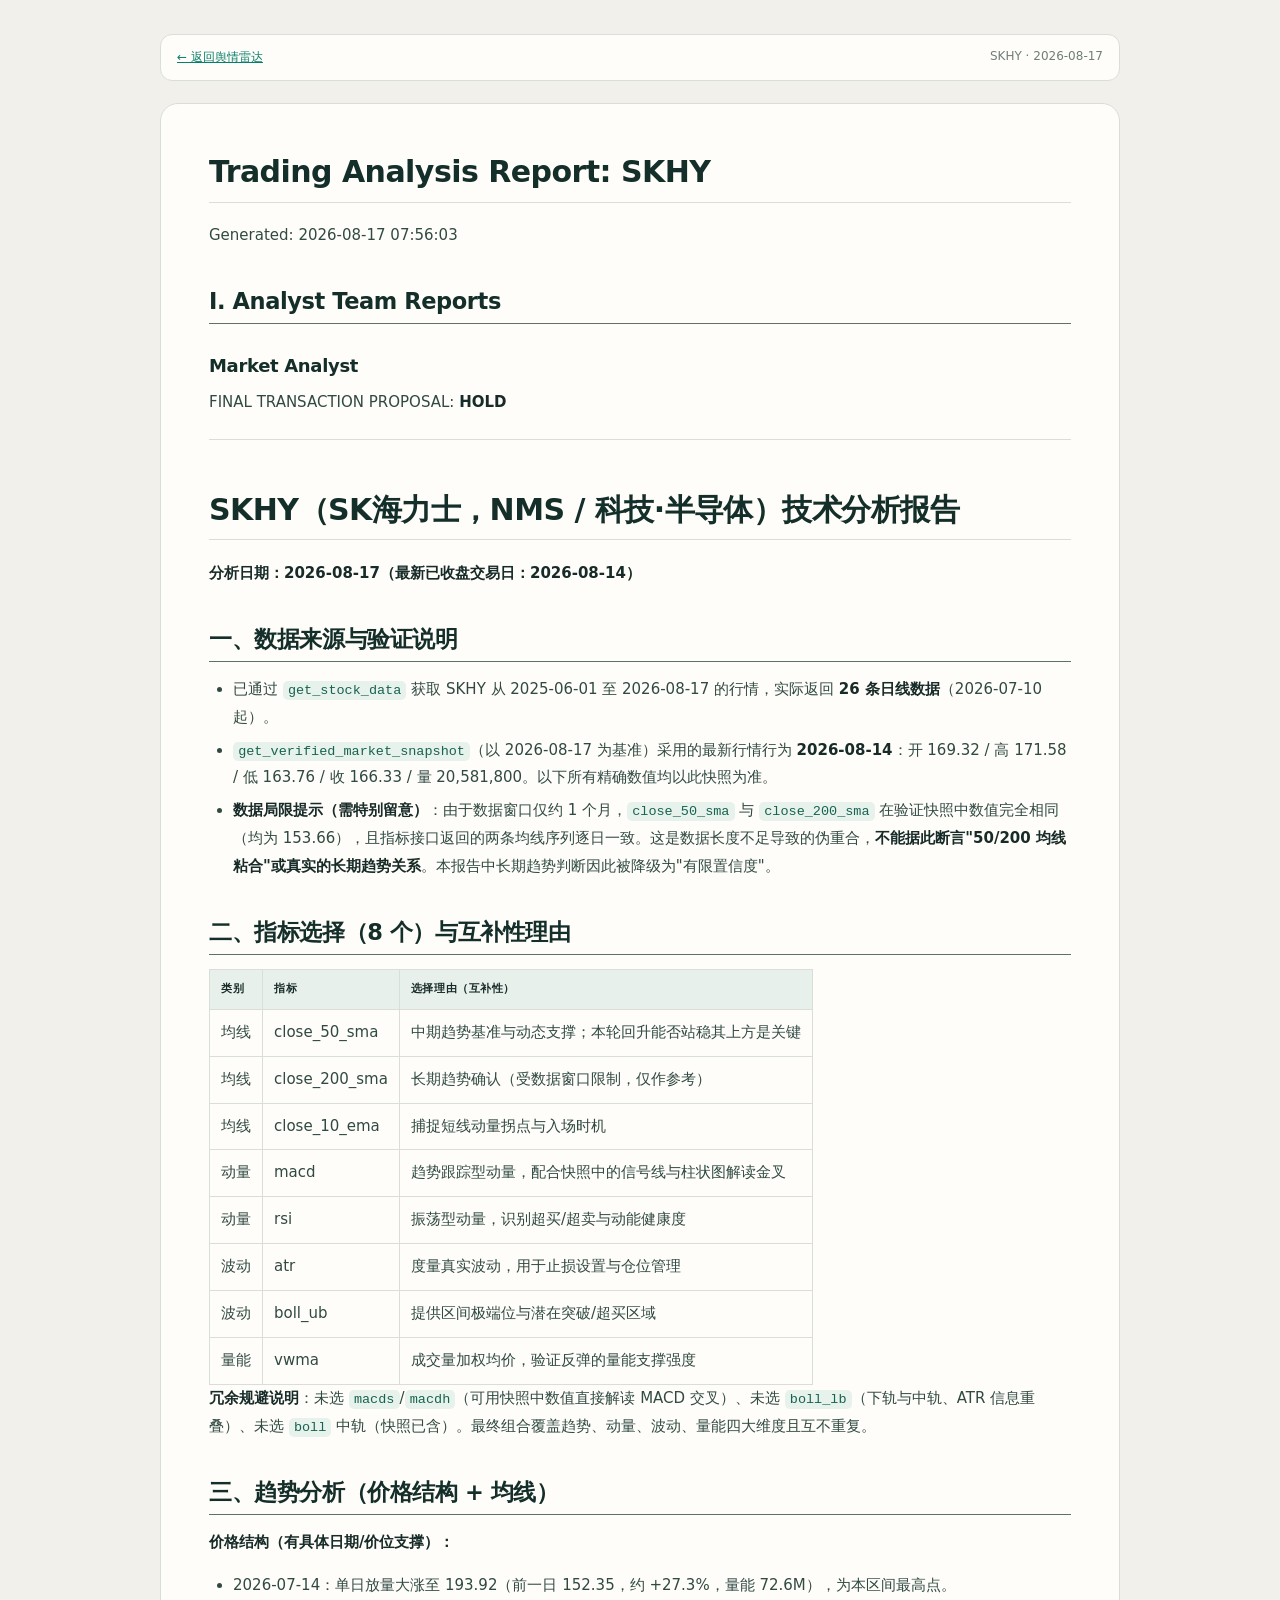
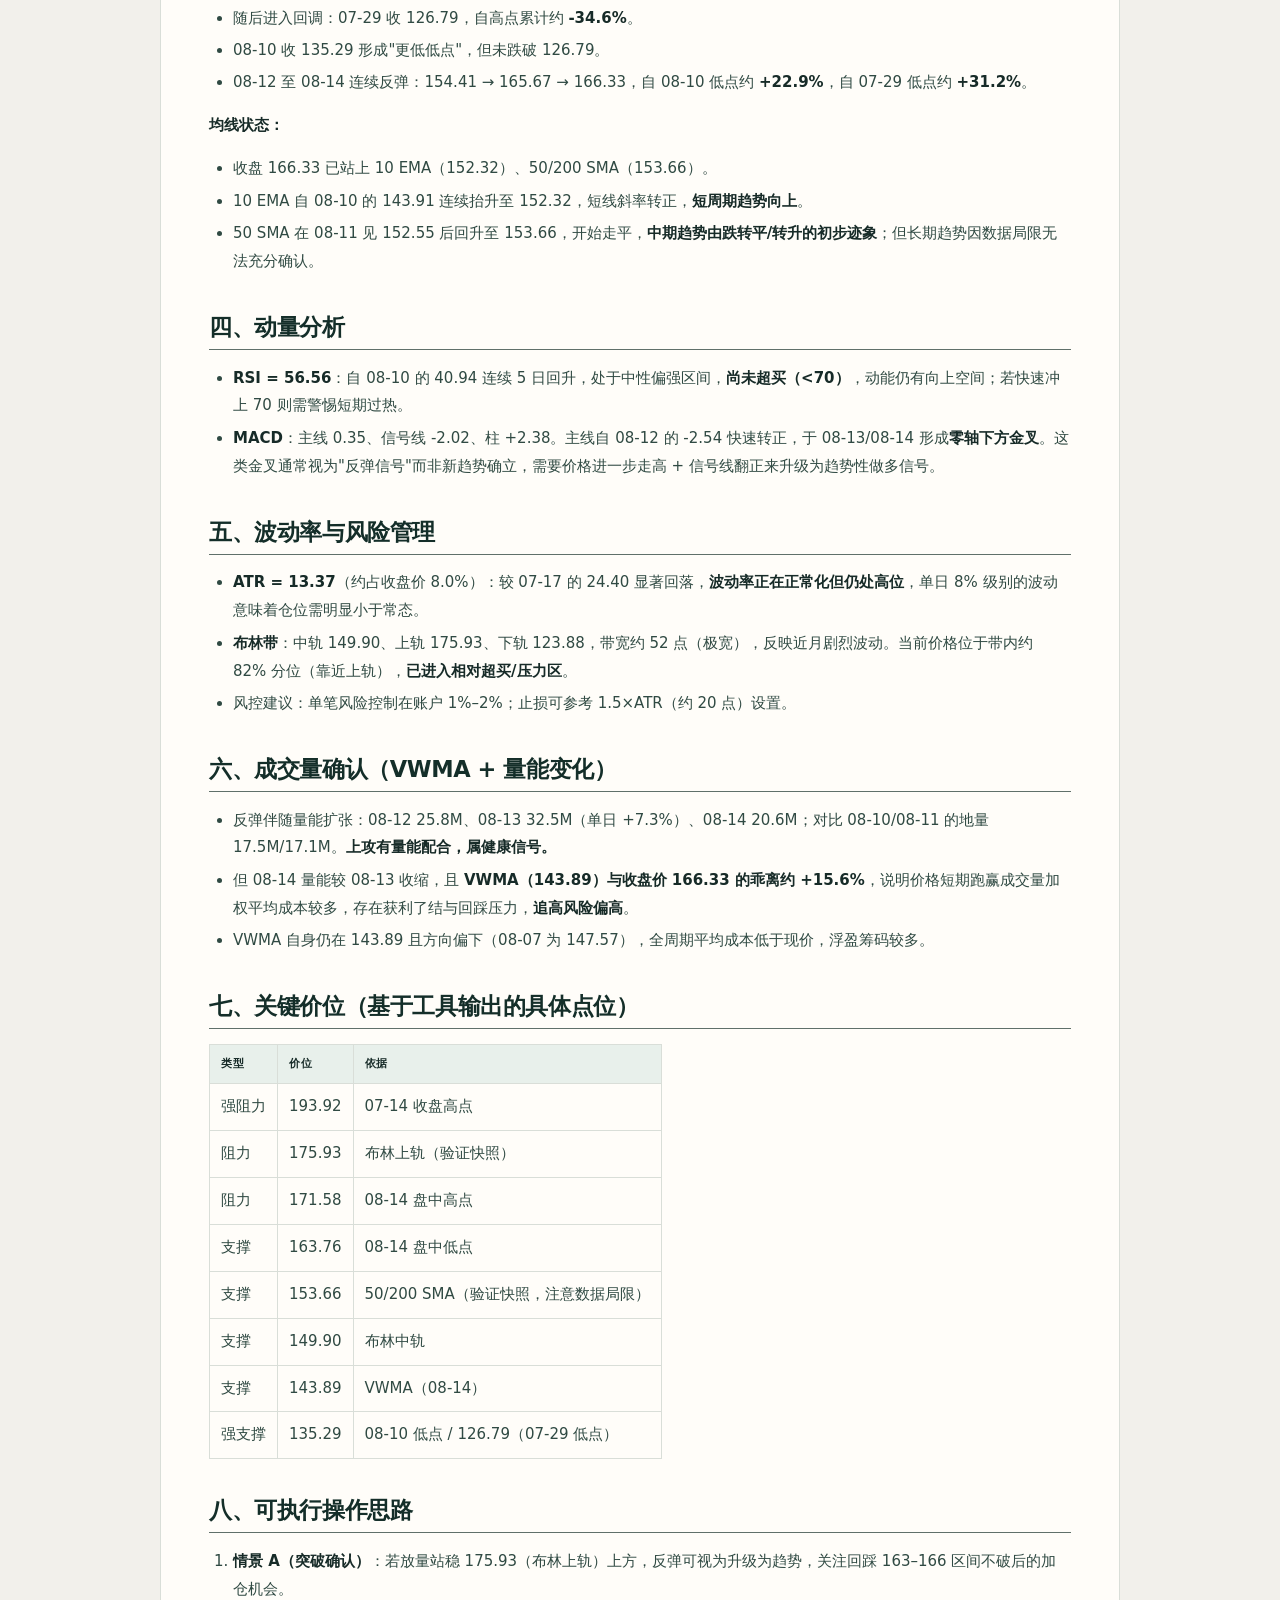
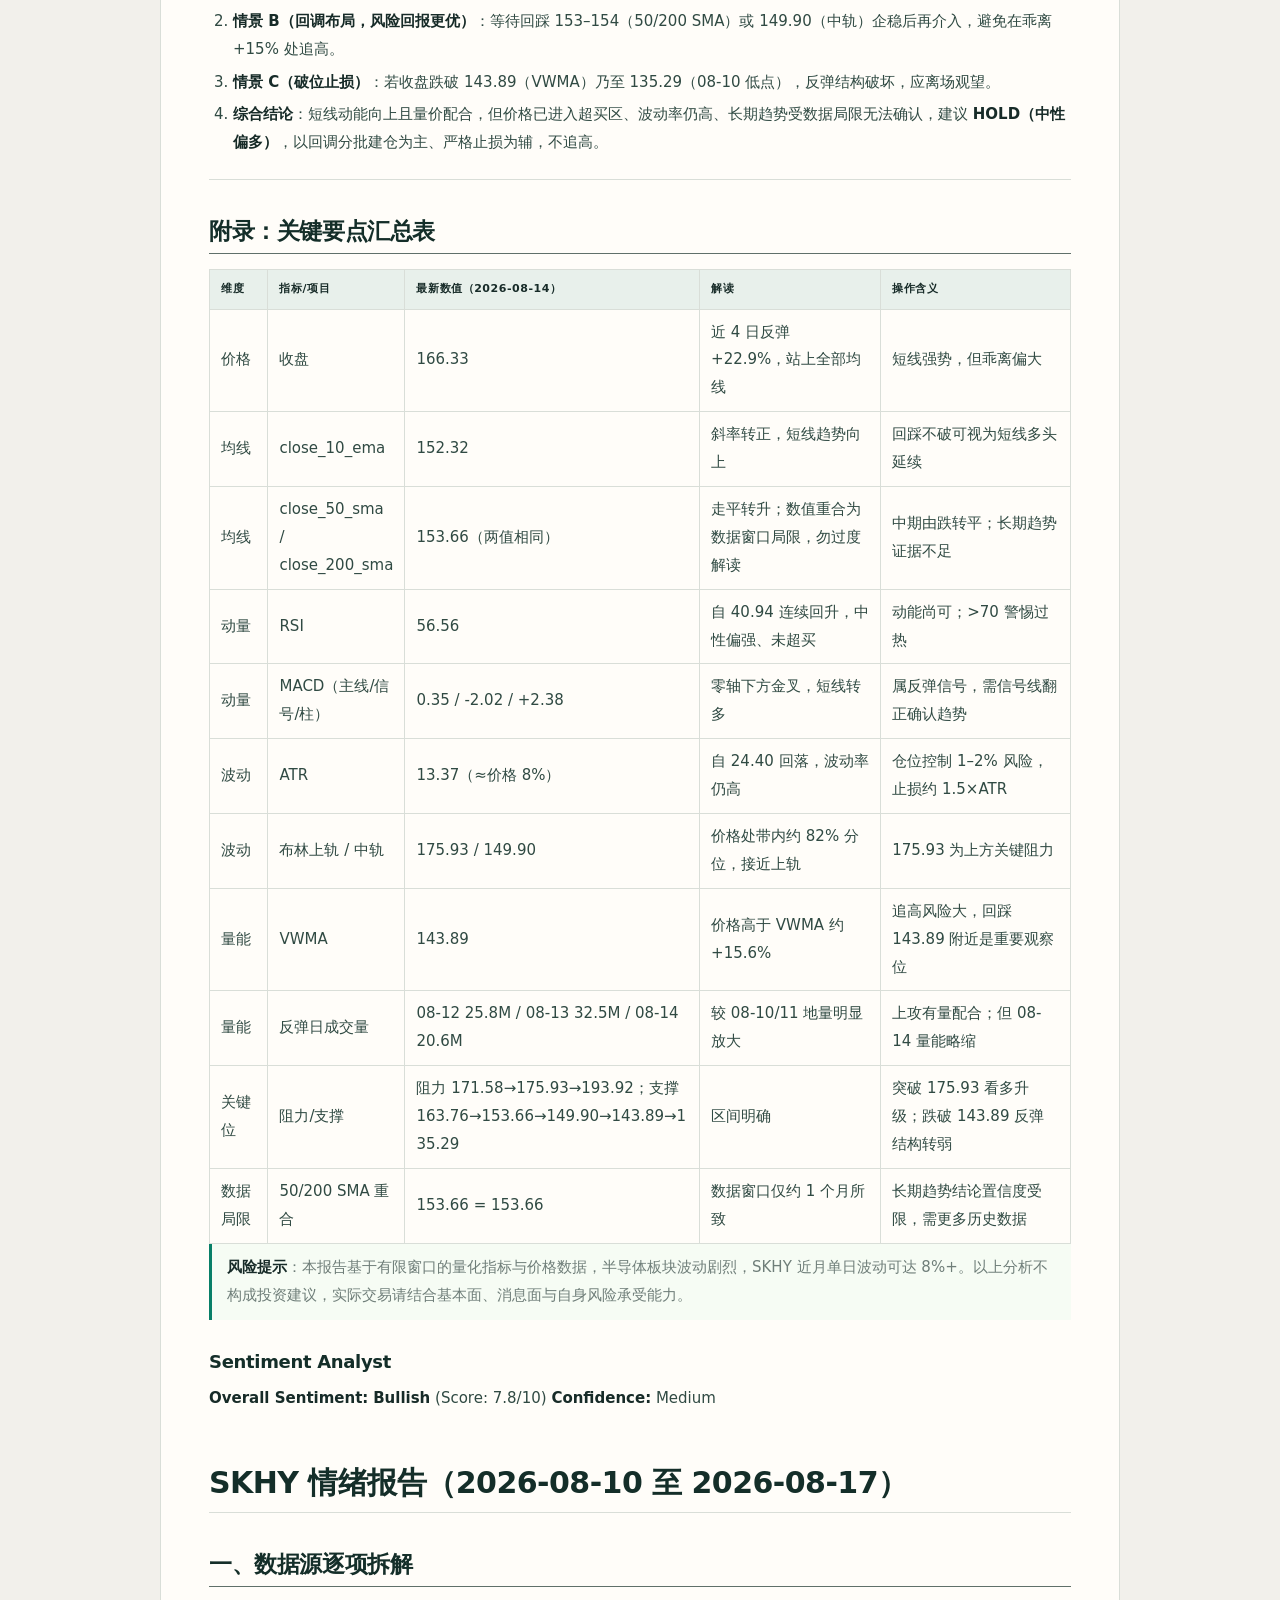
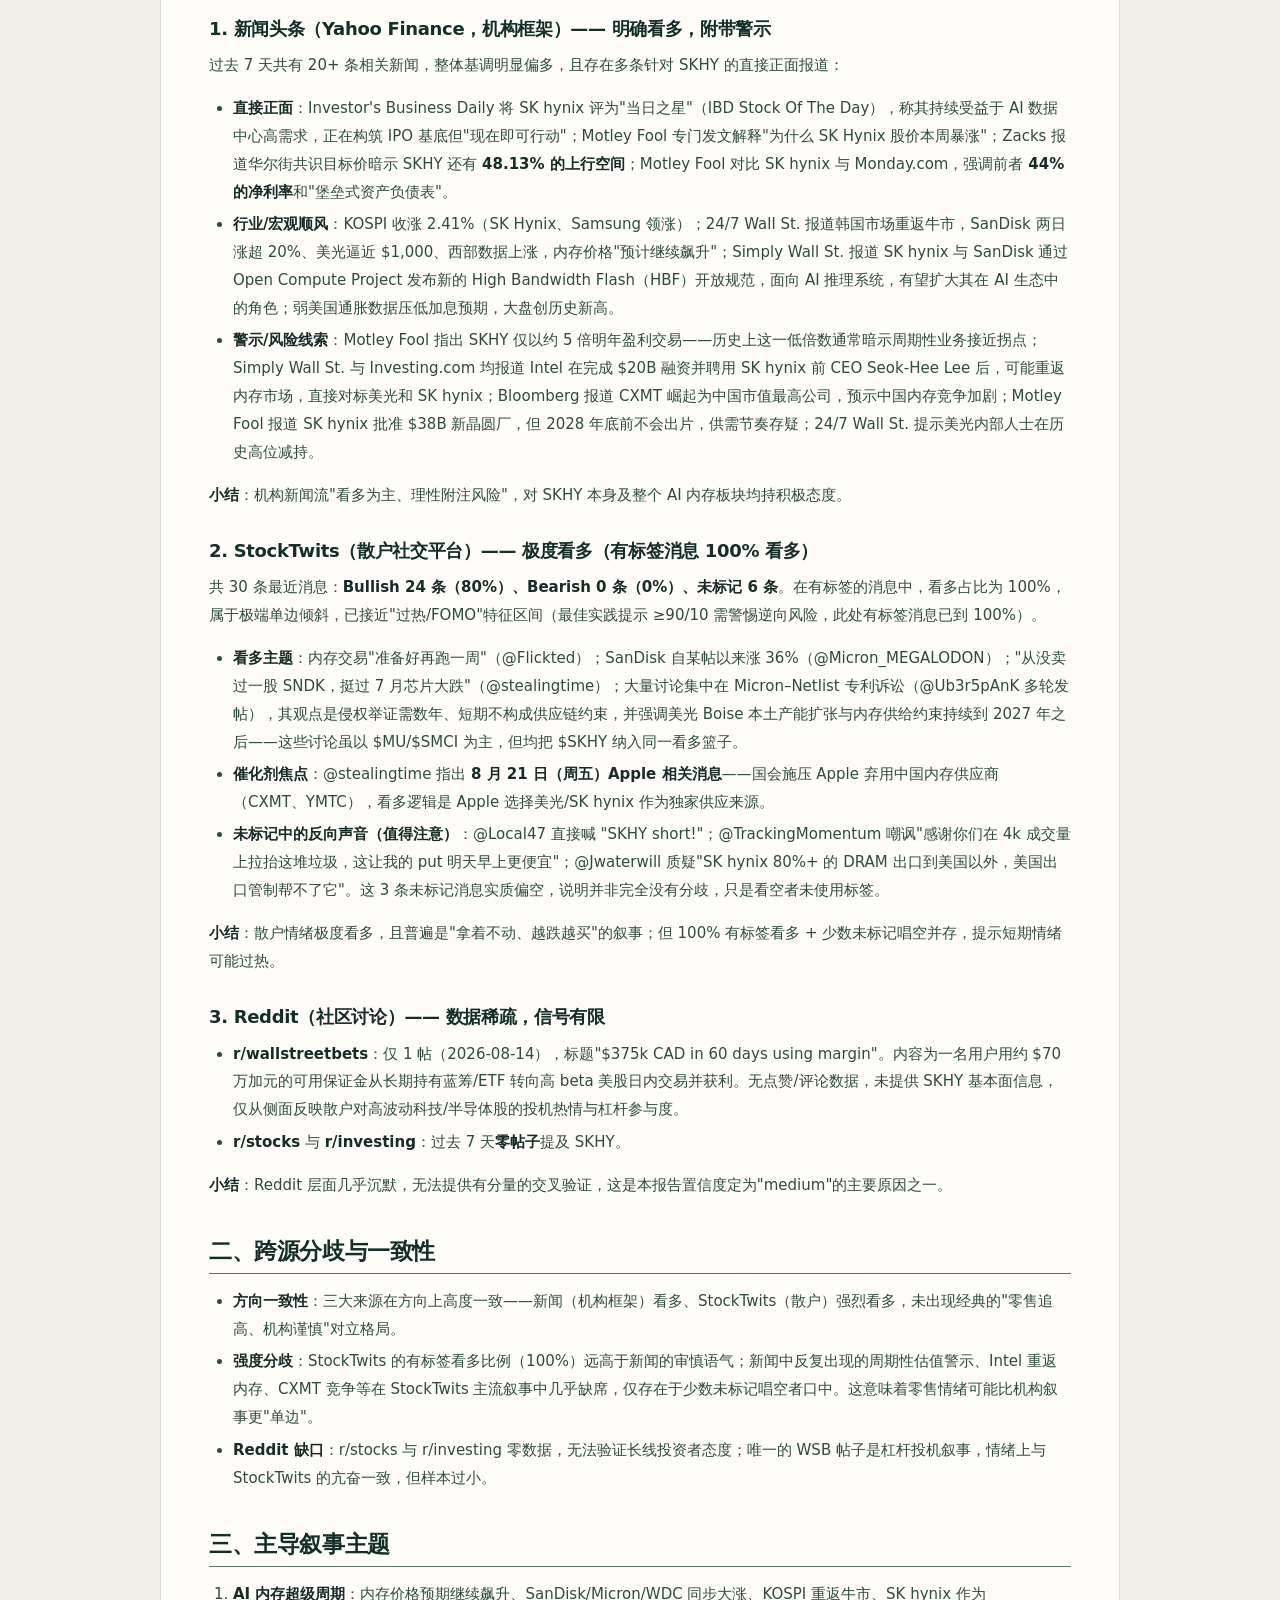
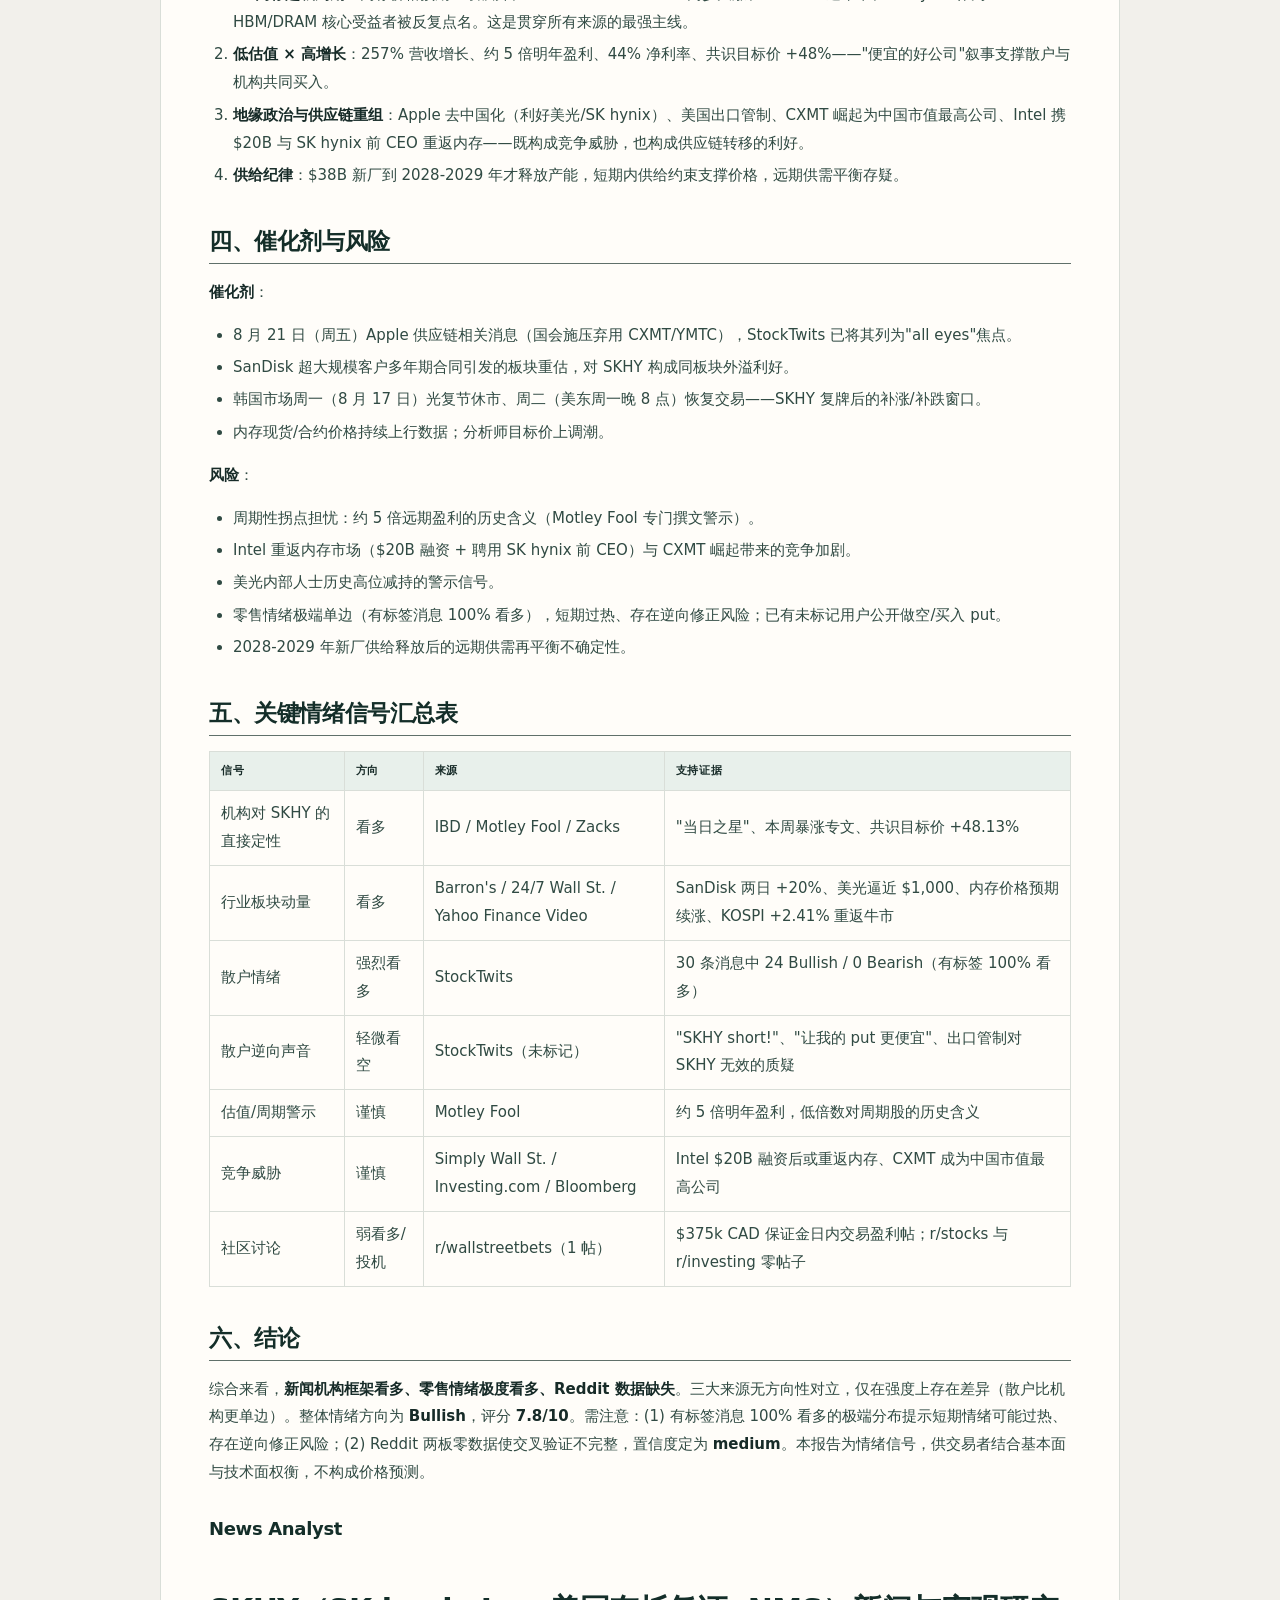
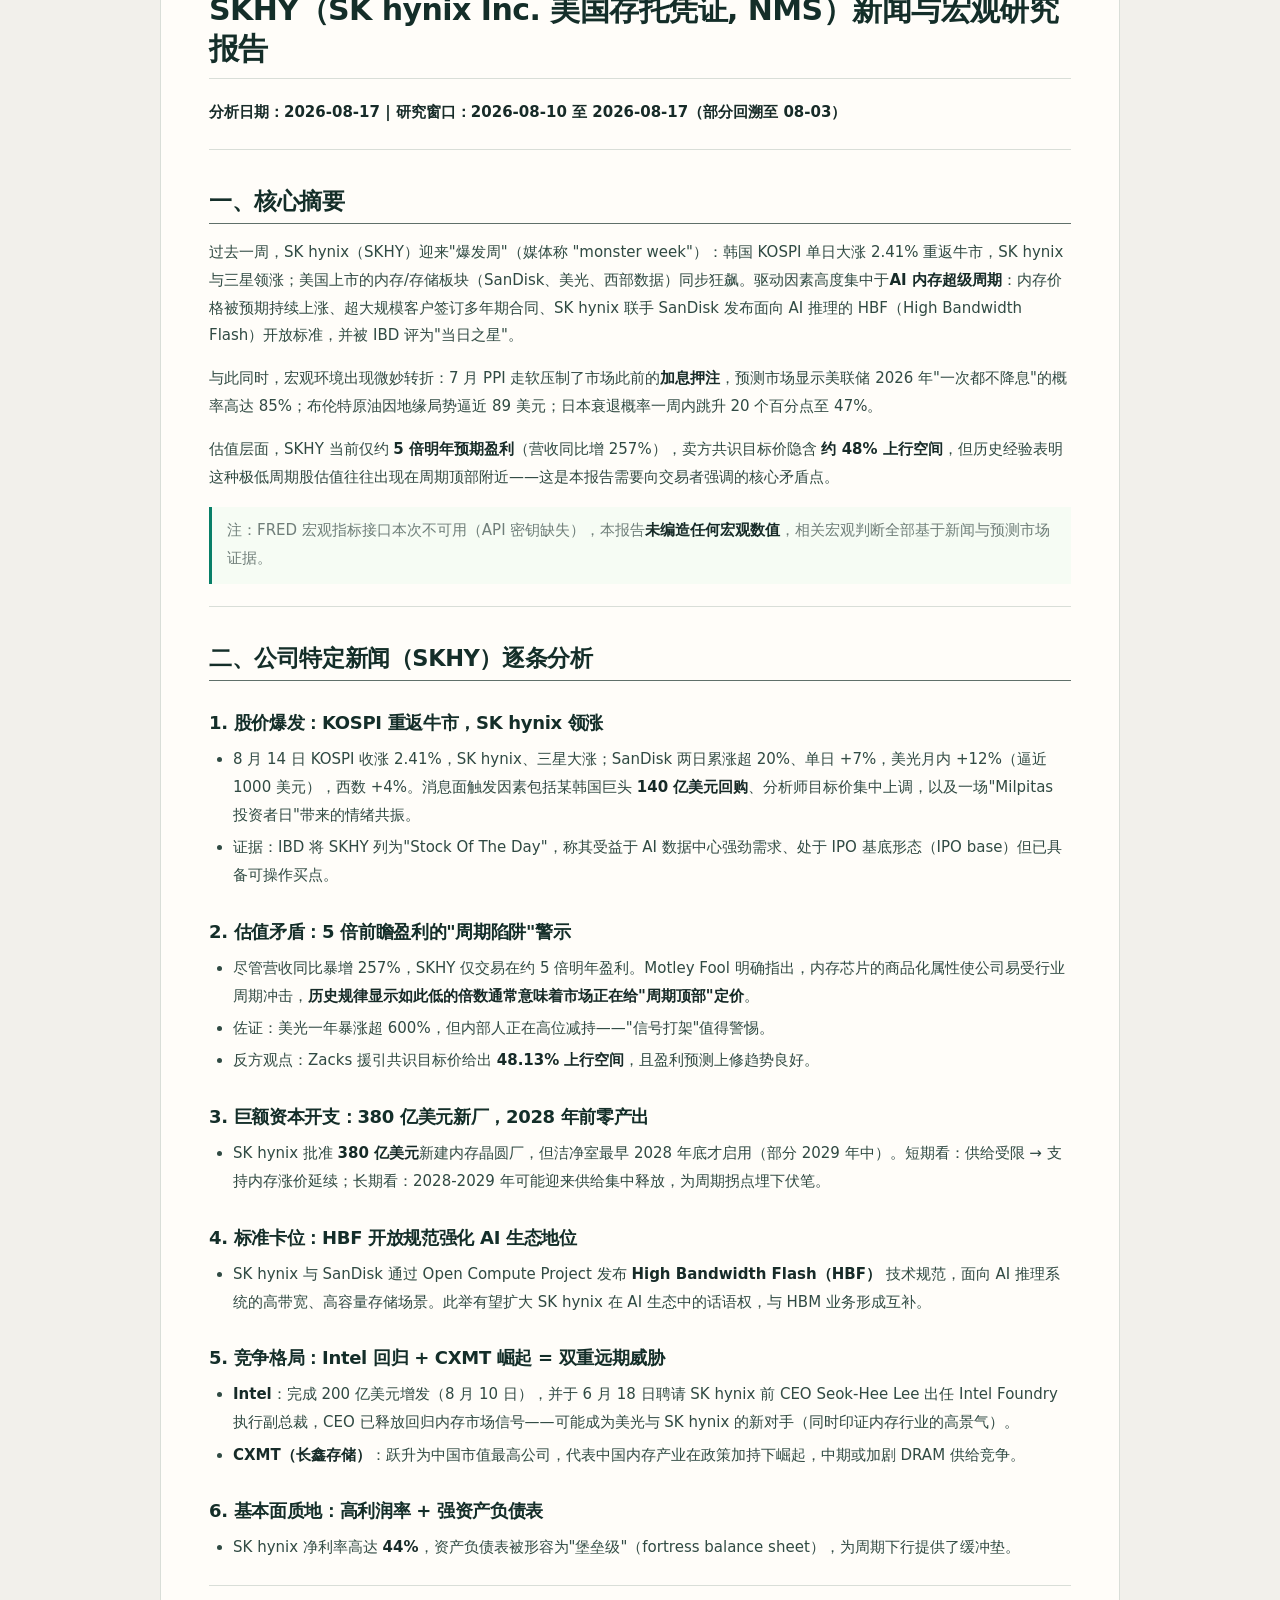
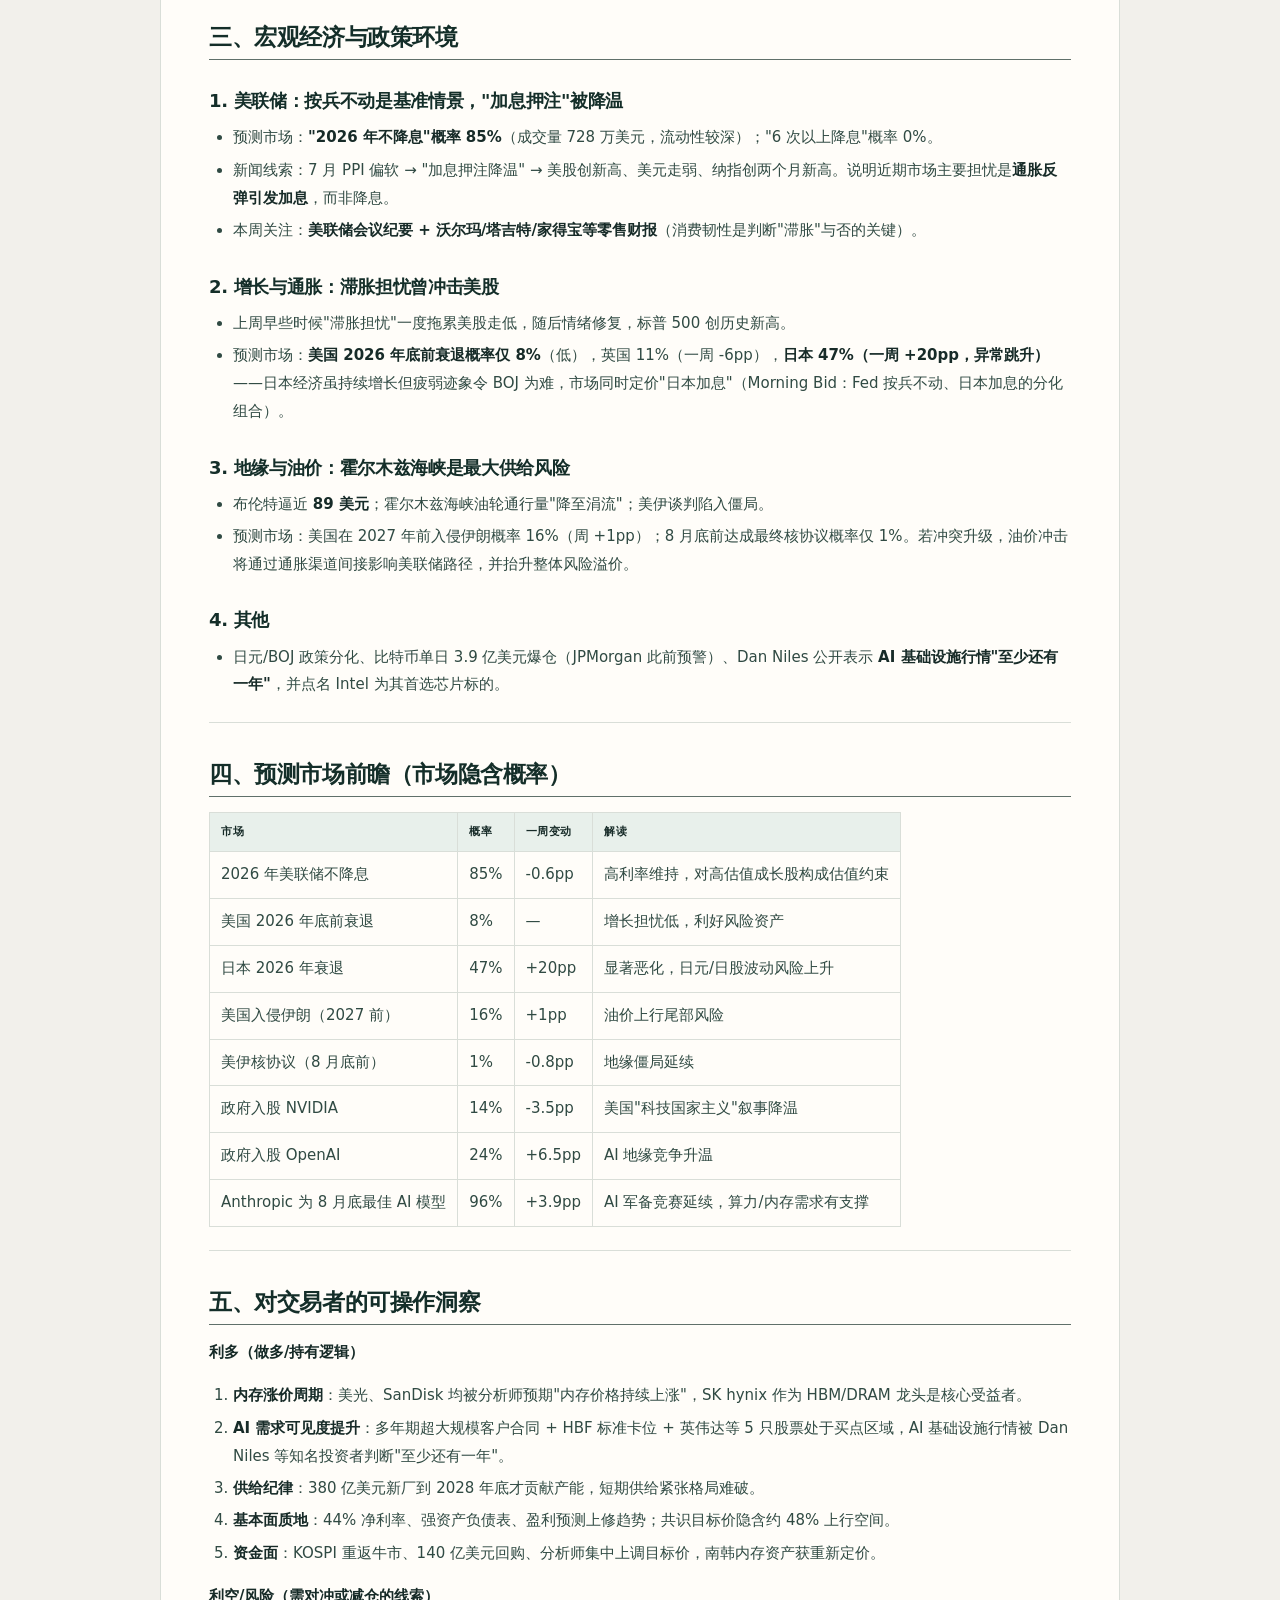
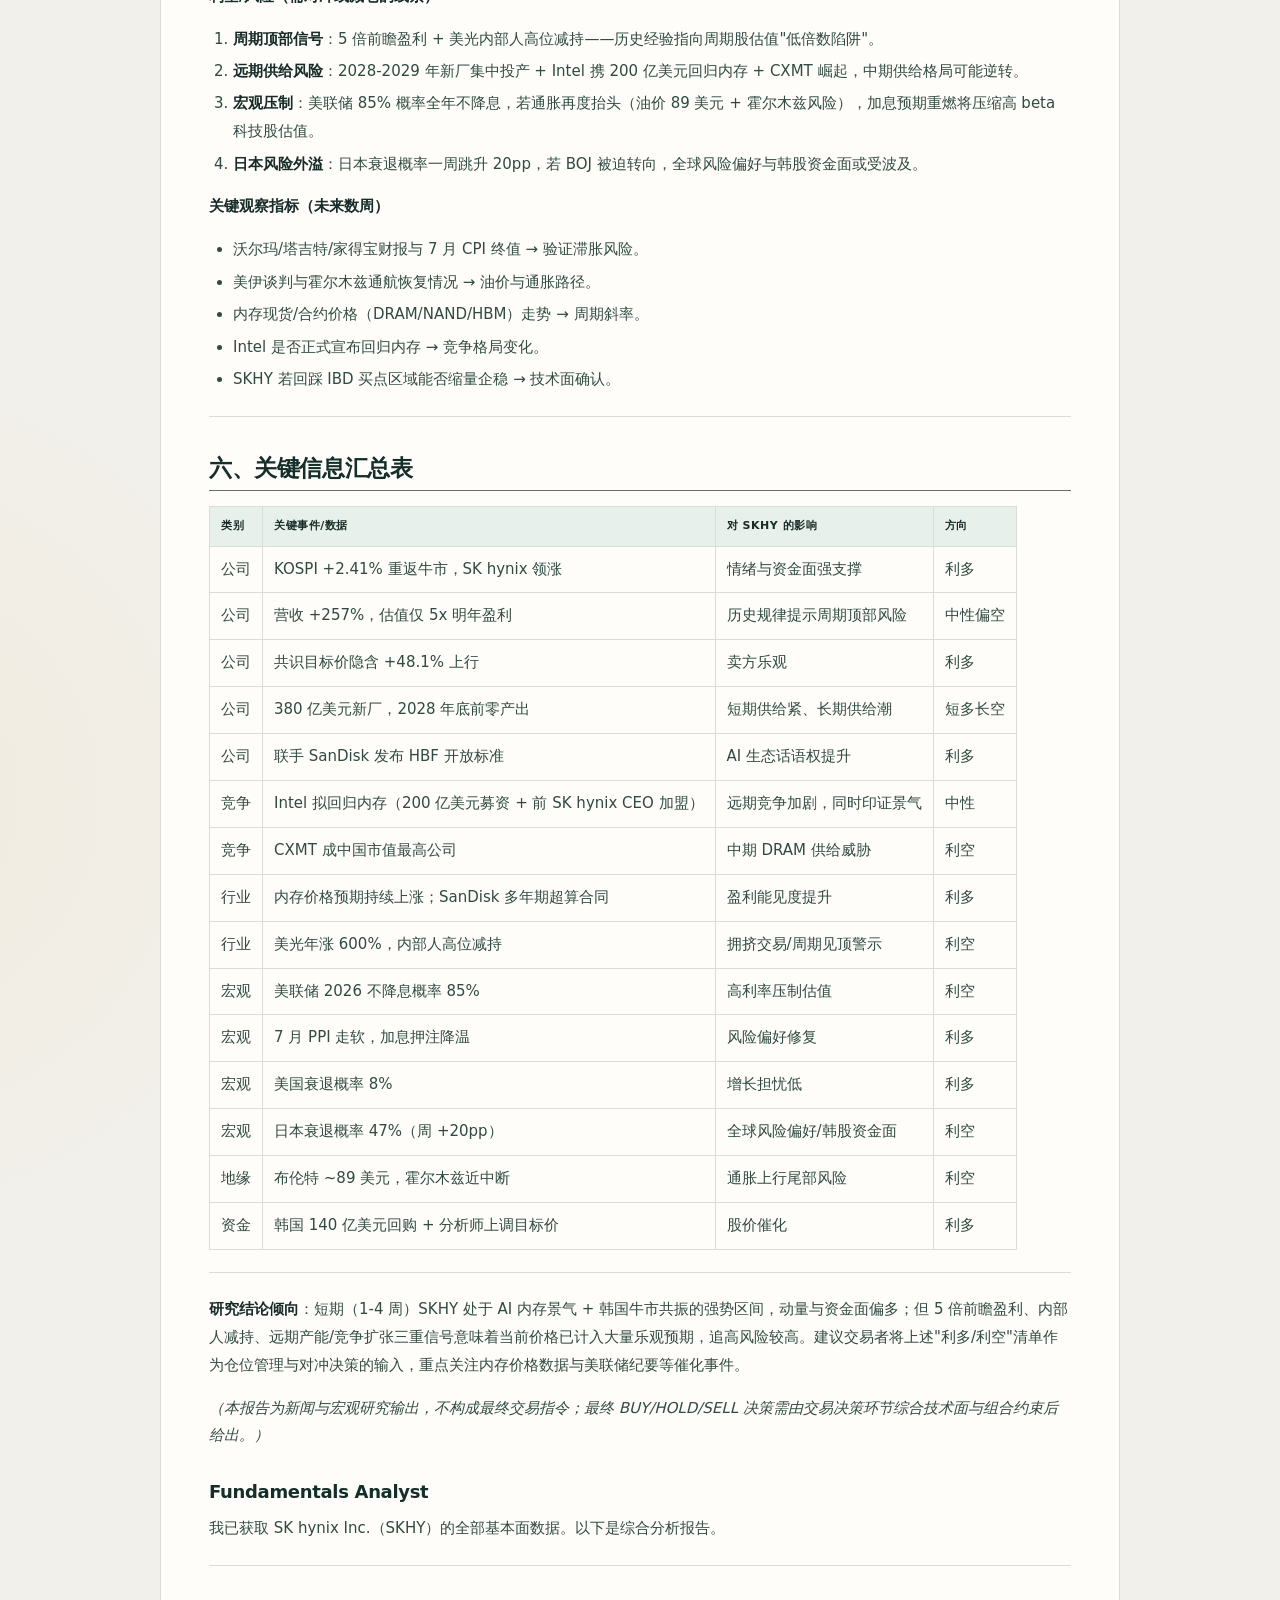
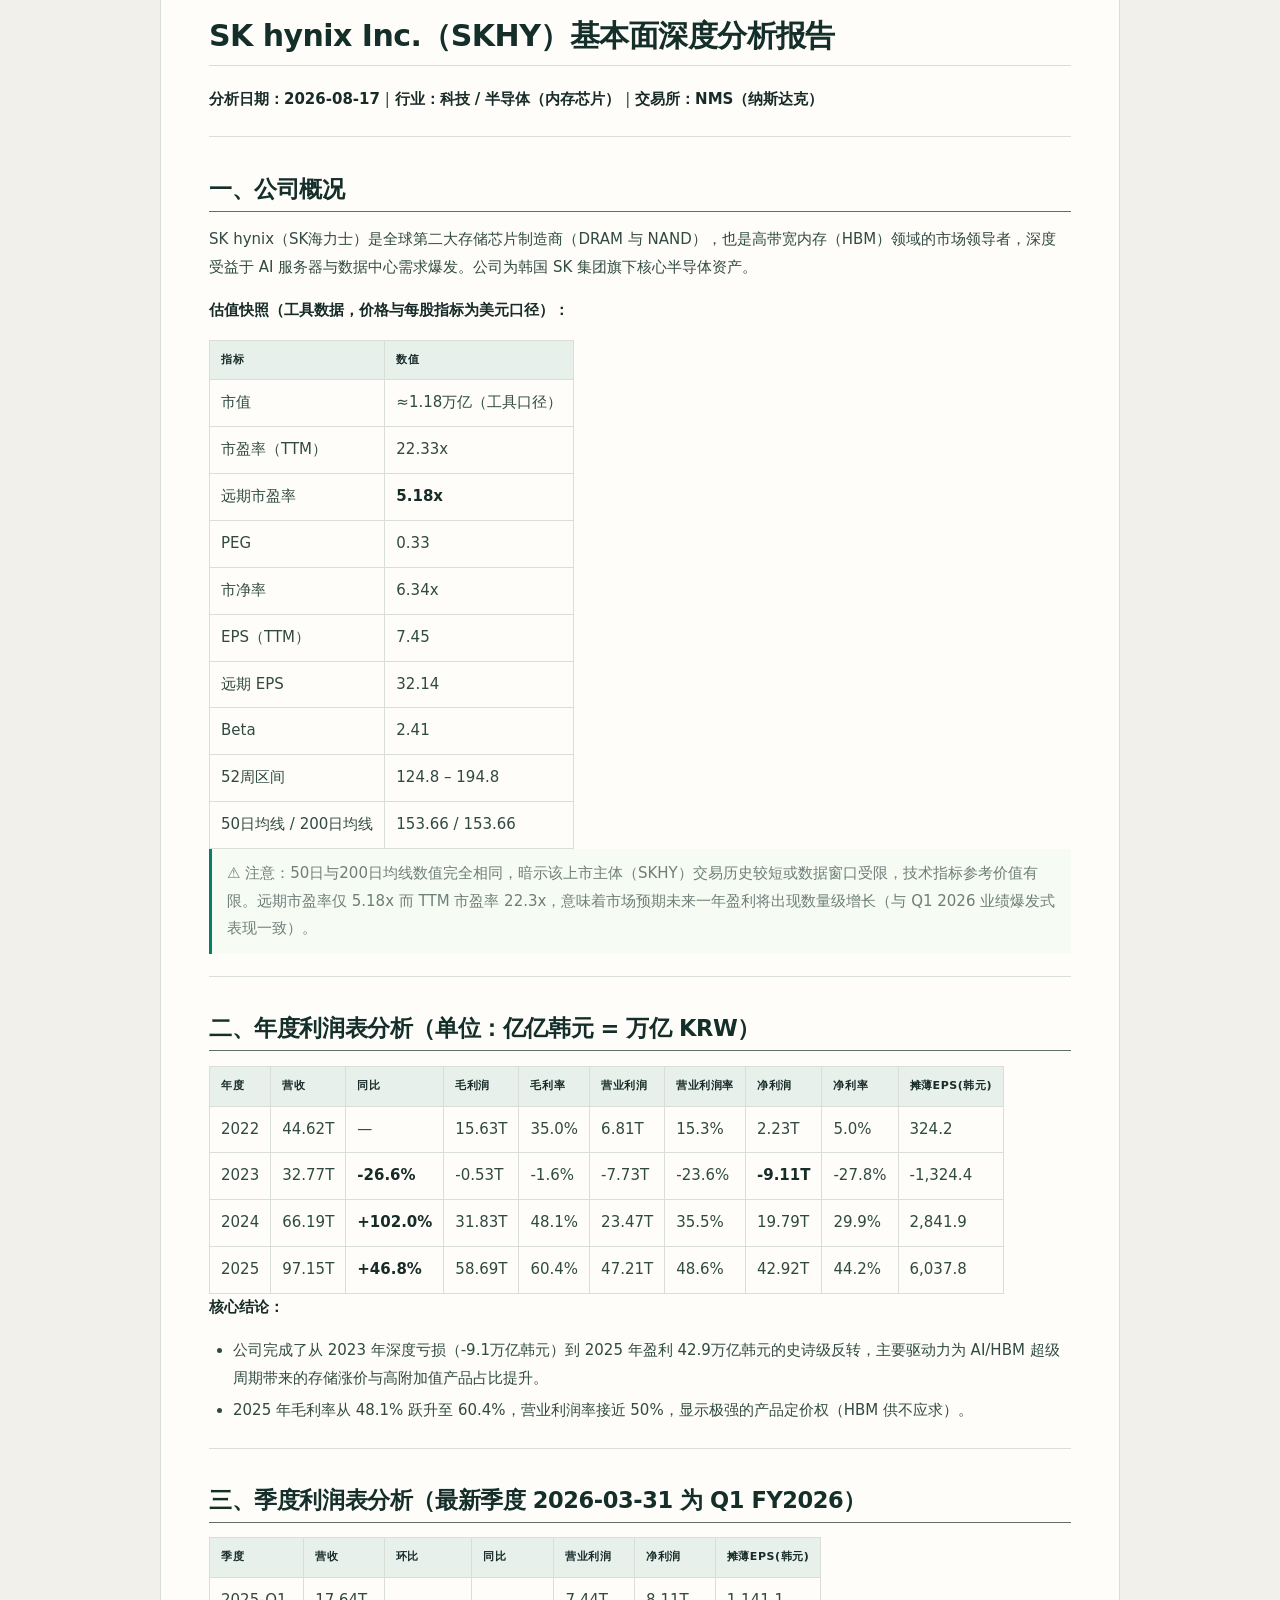
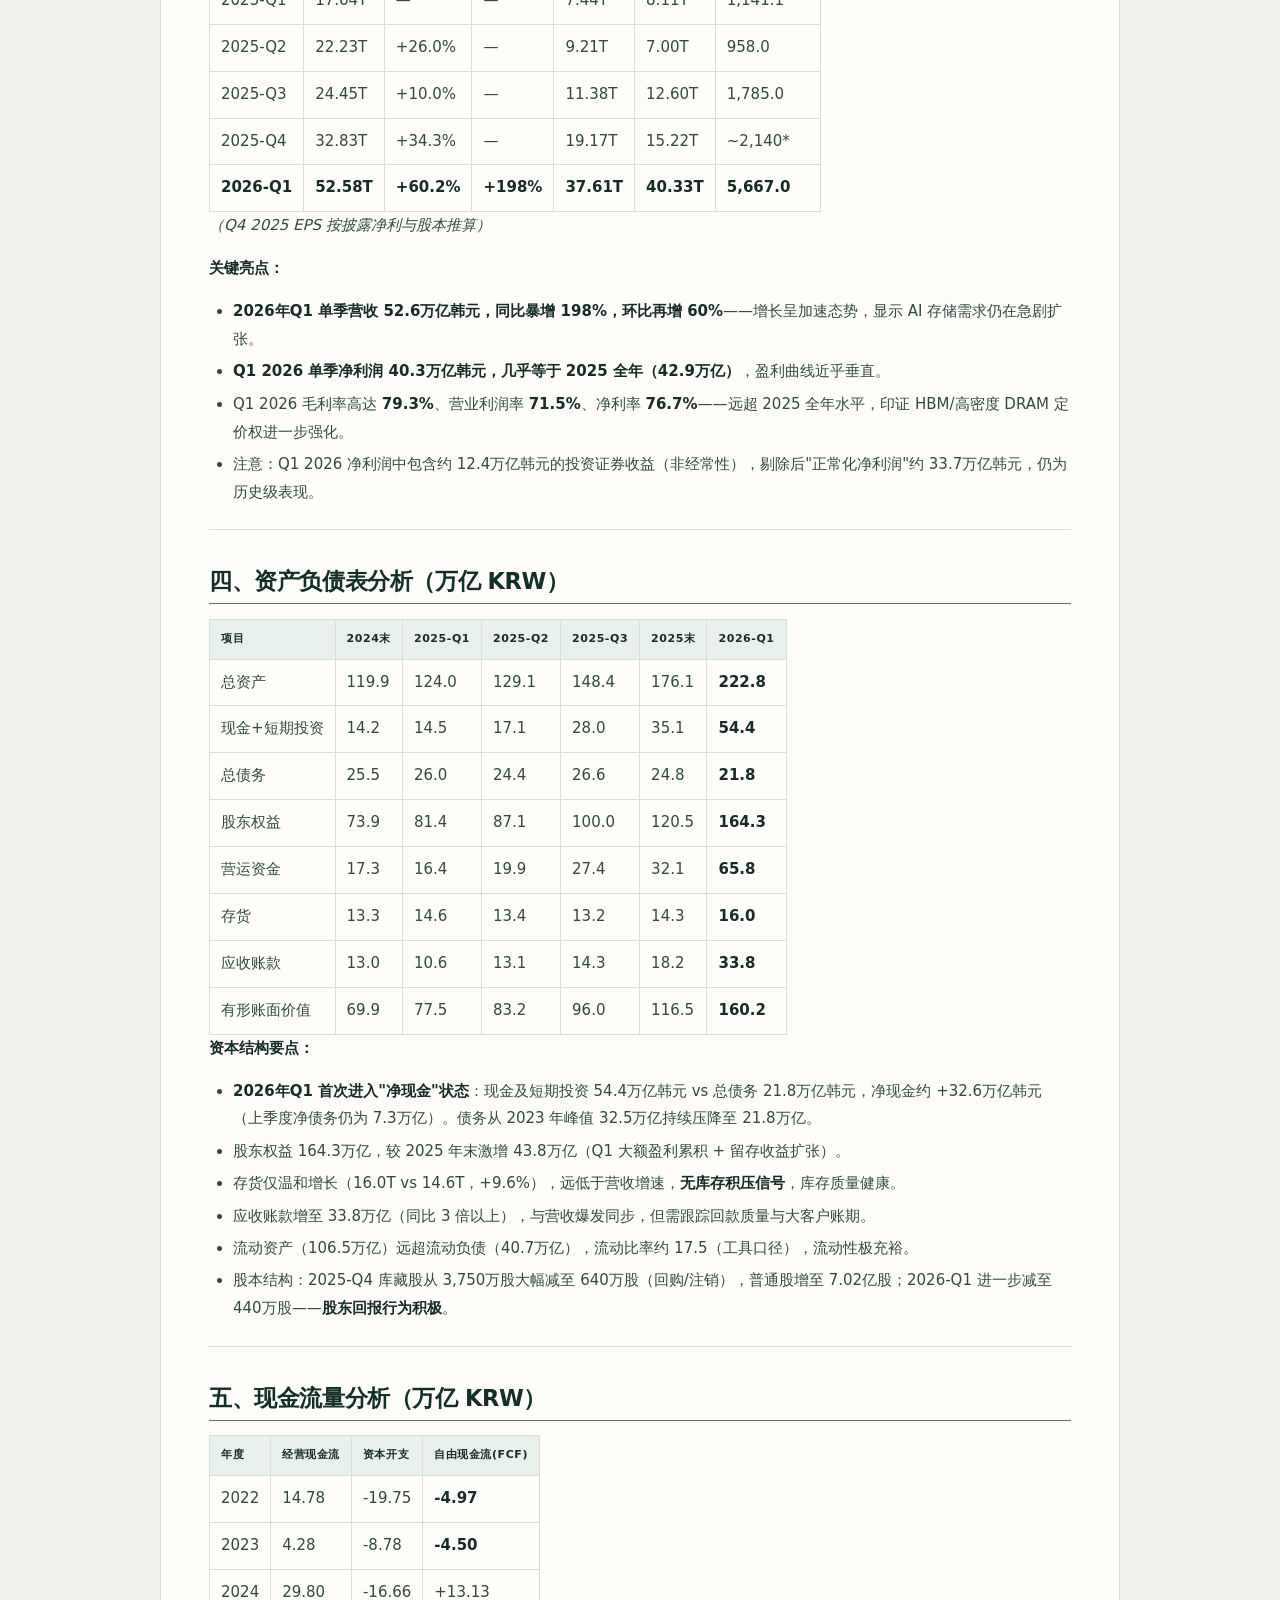
<file: site-dist/reports/SKHY/2026-08-17/complete_report.html>
<!doctype html>
<html lang="zh-CN">
  <head>
    <meta charset="utf-8" />
    <meta name="viewport" content="width=device-width, initial-scale=1" />
    <meta name="description" content="SKHY · 2026-08-17 · 完整报告" />
    <title>SKHY · 2026-08-17 · 完整报告</title>
    <link rel="icon" href="../../../favicon.svg" type="image/svg+xml" />
    <link rel="stylesheet" href="../../../styles.css" />
  </head>
  <body class="report-page">
    <main class="standalone-report">
      <nav class="report-toolbar">
        <a href="../../../">← 返回舆情雷达</a>
        <span>SKHY · 2026-08-17</span>
      </nav>
      <article class="markdown-body">
<h1>Trading Analysis Report: SKHY</h1>
<p>Generated: 2026-08-17 07:56:03</p>
<h2>I. Analyst Team Reports</h2>
<h3>Market Analyst</h3>
<p>FINAL TRANSACTION PROPOSAL: <strong>HOLD</strong></p>
<hr />
<h1>SKHY（SK海力士，NMS / 科技·半导体）技术分析报告</h1>
<p><strong>分析日期：2026-08-17（最新已收盘交易日：2026-08-14）</strong></p>
<h2>一、数据来源与验证说明</h2>
<ul>
<li>已通过 <code>get_stock_data</code> 获取 SKHY 从 2025-06-01 至 2026-08-17 的行情，实际返回 <strong>26 条日线数据</strong>（2026-07-10 起）。</li>
<li><code>get_verified_market_snapshot</code>（以 2026-08-17 为基准）采用的最新行情行为 <strong>2026-08-14</strong>：开 169.32 / 高 171.58 / 低 163.76 / 收 166.33 / 量 20,581,800。以下所有精确数值均以此快照为准。</li>
<li><strong>数据局限提示（需特别留意）</strong>：由于数据窗口仅约 1 个月，<code>close_50_sma</code> 与 <code>close_200_sma</code> 在验证快照中数值完全相同（均为 153.66），且指标接口返回的两条均线序列逐日一致。这是数据长度不足导致的伪重合，<strong>不能据此断言&quot;50/200 均线粘合&quot;或真实的长期趋势关系</strong>。本报告中长期趋势判断因此被降级为&quot;有限置信度&quot;。</li>
</ul>
<h2>二、指标选择（8 个）与互补性理由</h2>
<table>
<thead>
<tr>
<th>类别</th>
<th>指标</th>
<th>选择理由（互补性）</th>
</tr>
</thead>
<tbody>
<tr>
<td>均线</td>
<td>close_50_sma</td>
<td>中期趋势基准与动态支撑；本轮回升能否站稳其上方是关键</td>
</tr>
<tr>
<td>均线</td>
<td>close_200_sma</td>
<td>长期趋势确认（受数据窗口限制，仅作参考）</td>
</tr>
<tr>
<td>均线</td>
<td>close_10_ema</td>
<td>捕捉短线动量拐点与入场时机</td>
</tr>
<tr>
<td>动量</td>
<td>macd</td>
<td>趋势跟踪型动量，配合快照中的信号线与柱状图解读金叉</td>
</tr>
<tr>
<td>动量</td>
<td>rsi</td>
<td>振荡型动量，识别超买/超卖与动能健康度</td>
</tr>
<tr>
<td>波动</td>
<td>atr</td>
<td>度量真实波动，用于止损设置与仓位管理</td>
</tr>
<tr>
<td>波动</td>
<td>boll_ub</td>
<td>提供区间极端位与潜在突破/超买区域</td>
</tr>
<tr>
<td>量能</td>
<td>vwma</td>
<td>成交量加权均价，验证反弹的量能支撑强度</td>
</tr>
</tbody>
</table>
<p><strong>冗余规避说明</strong>：未选 <code>macds</code>/<code>macdh</code>（可用快照中数值直接解读 MACD 交叉）、未选 <code>boll_lb</code>（下轨与中轨、ATR 信息重叠）、未选 <code>boll</code> 中轨（快照已含）。最终组合覆盖趋势、动量、波动、量能四大维度且互不重复。</p>
<h2>三、趋势分析（价格结构 + 均线）</h2>
<p><strong>价格结构（有具体日期/价位支撑）：</strong></p>
<ul>
<li>2026-07-14：单日放量大涨至 193.92（前一日 152.35，约 +27.3%，量能 72.6M），为本区间最高点。</li>
<li>随后进入回调：07-29 收 126.79，自高点累计约 <strong>-34.6%</strong>。</li>
<li>08-10 收 135.29 形成&quot;更低低点&quot;，但未跌破 126.79。</li>
<li>08-12 至 08-14 连续反弹：154.41 → 165.67 → 166.33，自 08-10 低点约 <strong>+22.9%</strong>，自 07-29 低点约 <strong>+31.2%</strong>。</li>
</ul>
<p><strong>均线状态：</strong></p>
<ul>
<li>收盘 166.33 已站上 10 EMA（152.32）、50/200 SMA（153.66）。</li>
<li>10 EMA 自 08-10 的 143.91 连续抬升至 152.32，短线斜率转正，<strong>短周期趋势向上</strong>。</li>
<li>50 SMA 在 08-11 见 152.55 后回升至 153.66，开始走平，<strong>中期趋势由跌转平/转升的初步迹象</strong>；但长期趋势因数据局限无法充分确认。</li>
</ul>
<h2>四、动量分析</h2>
<ul>
<li><strong>RSI = 56.56</strong>：自 08-10 的 40.94 连续 5 日回升，处于中性偏强区间，<strong>尚未超买（&lt;70）</strong>，动能仍有向上空间；若快速冲上 70 则需警惕短期过热。</li>
<li><strong>MACD</strong>：主线 0.35、信号线 -2.02、柱 +2.38。主线自 08-12 的 -2.54 快速转正，于 08-13/08-14 形成<strong>零轴下方金叉</strong>。这类金叉通常视为&quot;反弹信号&quot;而非新趋势确立，需要价格进一步走高 + 信号线翻正来升级为趋势性做多信号。</li>
</ul>
<h2>五、波动率与风险管理</h2>
<ul>
<li><strong>ATR = 13.37</strong>（约占收盘价 8.0%）：较 07-17 的 24.40 显著回落，<strong>波动率正在正常化但仍处高位</strong>，单日 8% 级别的波动意味着仓位需明显小于常态。</li>
<li><strong>布林带</strong>：中轨 149.90、上轨 175.93、下轨 123.88，带宽约 52 点（极宽），反映近月剧烈波动。当前价格位于带内约 82% 分位（靠近上轨），<strong>已进入相对超买/压力区</strong>。</li>
<li>风控建议：单笔风险控制在账户 1%–2%；止损可参考 1.5×ATR（约 20 点）设置。</li>
</ul>
<h2>六、成交量确认（VWMA + 量能变化）</h2>
<ul>
<li>反弹伴随量能扩张：08-12 25.8M、08-13 32.5M（单日 +7.3%）、08-14 20.6M；对比 08-10/08-11 的地量 17.5M/17.1M。<strong>上攻有量能配合，属健康信号。</strong></li>
<li>但 08-14 量能较 08-13 收缩，且 <strong>VWMA（143.89）与收盘价 166.33 的乖离约 +15.6%</strong>，说明价格短期跑赢成交量加权平均成本较多，存在获利了结与回踩压力，<strong>追高风险偏高</strong>。</li>
<li>VWMA 自身仍在 143.89 且方向偏下（08-07 为 147.57），全周期平均成本低于现价，浮盈筹码较多。</li>
</ul>
<h2>七、关键价位（基于工具输出的具体点位）</h2>
<table>
<thead>
<tr>
<th>类型</th>
<th>价位</th>
<th>依据</th>
</tr>
</thead>
<tbody>
<tr>
<td>强阻力</td>
<td>193.92</td>
<td>07-14 收盘高点</td>
</tr>
<tr>
<td>阻力</td>
<td>175.93</td>
<td>布林上轨（验证快照）</td>
</tr>
<tr>
<td>阻力</td>
<td>171.58</td>
<td>08-14 盘中高点</td>
</tr>
<tr>
<td>支撑</td>
<td>163.76</td>
<td>08-14 盘中低点</td>
</tr>
<tr>
<td>支撑</td>
<td>153.66</td>
<td>50/200 SMA（验证快照，注意数据局限）</td>
</tr>
<tr>
<td>支撑</td>
<td>149.90</td>
<td>布林中轨</td>
</tr>
<tr>
<td>支撑</td>
<td>143.89</td>
<td>VWMA（08-14）</td>
</tr>
<tr>
<td>强支撑</td>
<td>135.29</td>
<td>08-10 低点 / 126.79（07-29 低点）</td>
</tr>
</tbody>
</table>
<h2>八、可执行操作思路</h2>
<ol>
<li><strong>情景 A（突破确认）</strong>：若放量站稳 175.93（布林上轨）上方，反弹可视为升级为趋势，关注回踩 163–166 区间不破后的加仓机会。</li>
<li><strong>情景 B（回调布局，风险回报更优）</strong>：等待回踩 153–154（50/200 SMA）或 149.90（中轨）企稳后再介入，避免在乖离 +15% 处追高。</li>
<li><strong>情景 C（破位止损）</strong>：若收盘跌破 143.89（VWMA）乃至 135.29（08-10 低点），反弹结构破坏，应离场观望。</li>
<li><strong>综合结论</strong>：短线动能向上且量价配合，但价格已进入超买区、波动率仍高、长期趋势受数据局限无法确认，建议 <strong>HOLD（中性偏多）</strong>，以回调分批建仓为主、严格止损为辅，不追高。</li>
</ol>
<hr />
<h2>附录：关键要点汇总表</h2>
<table>
<thead>
<tr>
<th>维度</th>
<th>指标/项目</th>
<th>最新数值（2026-08-14）</th>
<th>解读</th>
<th>操作含义</th>
</tr>
</thead>
<tbody>
<tr>
<td>价格</td>
<td>收盘</td>
<td>166.33</td>
<td>近 4 日反弹 +22.9%，站上全部均线</td>
<td>短线强势，但乖离偏大</td>
</tr>
<tr>
<td>均线</td>
<td>close_10_ema</td>
<td>152.32</td>
<td>斜率转正，短线趋势向上</td>
<td>回踩不破可视为短线多头延续</td>
</tr>
<tr>
<td>均线</td>
<td>close_50_sma / close_200_sma</td>
<td>153.66（两值相同）</td>
<td>走平转升；数值重合为数据窗口局限，勿过度解读</td>
<td>中期由跌转平；长期趋势证据不足</td>
</tr>
<tr>
<td>动量</td>
<td>RSI</td>
<td>56.56</td>
<td>自 40.94 连续回升，中性偏强、未超买</td>
<td>动能尚可；&gt;70 警惕过热</td>
</tr>
<tr>
<td>动量</td>
<td>MACD（主线/信号/柱）</td>
<td>0.35 / -2.02 / +2.38</td>
<td>零轴下方金叉，短线转多</td>
<td>属反弹信号，需信号线翻正确认趋势</td>
</tr>
<tr>
<td>波动</td>
<td>ATR</td>
<td>13.37（≈价格 8%）</td>
<td>自 24.40 回落，波动率仍高</td>
<td>仓位控制 1–2% 风险，止损约 1.5×ATR</td>
</tr>
<tr>
<td>波动</td>
<td>布林上轨 / 中轨</td>
<td>175.93 / 149.90</td>
<td>价格处带内约 82% 分位，接近上轨</td>
<td>175.93 为上方关键阻力</td>
</tr>
<tr>
<td>量能</td>
<td>VWMA</td>
<td>143.89</td>
<td>价格高于 VWMA 约 +15.6%</td>
<td>追高风险大，回踩 143.89 附近是重要观察位</td>
</tr>
<tr>
<td>量能</td>
<td>反弹日成交量</td>
<td>08-12 25.8M / 08-13 32.5M / 08-14 20.6M</td>
<td>较 08-10/11 地量明显放大</td>
<td>上攻有量配合；但 08-14 量能略缩</td>
</tr>
<tr>
<td>关键位</td>
<td>阻力/支撑</td>
<td>阻力 171.58→175.93→193.92；支撑 163.76→153.66→149.90→143.89→135.29</td>
<td>区间明确</td>
<td>突破 175.93 看多升级；跌破 143.89 反弹结构转弱</td>
</tr>
<tr>
<td>数据局限</td>
<td>50/200 SMA 重合</td>
<td>153.66 = 153.66</td>
<td>数据窗口仅约 1 个月所致</td>
<td>长期趋势结论置信度受限，需更多历史数据</td>
</tr>
</tbody>
</table>
<blockquote>
<p><strong>风险提示</strong>：本报告基于有限窗口的量化指标与价格数据，半导体板块波动剧烈，SKHY 近月单日波动可达 8%+。以上分析不构成投资建议，实际交易请结合基本面、消息面与自身风险承受能力。</p>
</blockquote>
<h3>Sentiment Analyst</h3>
<p><strong>Overall Sentiment:</strong> <strong>Bullish</strong> (Score: 7.8/10)
<strong>Confidence:</strong> Medium</p>
<h1>SKHY 情绪报告（2026-08-10 至 2026-08-17）</h1>
<h2>一、数据源逐项拆解</h2>
<h3>1. 新闻头条（Yahoo Finance，机构框架）—— 明确看多，附带警示</h3>
<p>过去 7 天共有 20+ 条相关新闻，整体基调明显偏多，且存在多条针对 SKHY 的直接正面报道：</p>
<ul>
<li><strong>直接正面</strong>：Investor's Business Daily 将 SK hynix 评为&quot;当日之星&quot;（IBD Stock Of The Day），称其持续受益于 AI 数据中心高需求，正在构筑 IPO 基底但&quot;现在即可行动&quot;；Motley Fool 专门发文解释&quot;为什么 SK Hynix 股价本周暴涨&quot;；Zacks 报道华尔街共识目标价暗示 SKHY 还有 <strong>48.13% 的上行空间</strong>；Motley Fool 对比 SK hynix 与 Monday.com，强调前者 <strong>44% 的净利率</strong>和&quot;堡垒式资产负债表&quot;。</li>
<li><strong>行业/宏观顺风</strong>：KOSPI 收涨 2.41%（SK Hynix、Samsung 领涨）；24/7 Wall St. 报道韩国市场重返牛市，SanDisk 两日涨超 20%、美光逼近 $1,000、西部数据上涨，内存价格&quot;预计继续飙升&quot;；Simply Wall St. 报道 SK hynix 与 SanDisk 通过 Open Compute Project 发布新的 High Bandwidth Flash（HBF）开放规范，面向 AI 推理系统，有望扩大其在 AI 生态中的角色；弱美国通胀数据压低加息预期，大盘创历史新高。</li>
<li><strong>警示/风险线索</strong>：Motley Fool 指出 SKHY 仅以约 5 倍明年盈利交易——历史上这一低倍数通常暗示周期性业务接近拐点；Simply Wall St. 与 Investing.com 均报道 Intel 在完成 $20B 融资并聘用 SK hynix 前 CEO Seok-Hee Lee 后，可能重返内存市场，直接对标美光和 SK hynix；Bloomberg 报道 CXMT 崛起为中国市值最高公司，预示中国内存竞争加剧；Motley Fool 报道 SK hynix 批准 $38B 新晶圆厂，但 2028 年底前不会出片，供需节奏存疑；24/7 Wall St. 提示美光内部人士在历史高位减持。</li>
</ul>
<p><strong>小结</strong>：机构新闻流&quot;看多为主、理性附注风险&quot;，对 SKHY 本身及整个 AI 内存板块均持积极态度。</p>
<h3>2. StockTwits（散户社交平台）—— 极度看多（有标签消息 100% 看多）</h3>
<p>共 30 条最近消息：<strong>Bullish 24 条（80%）、Bearish 0 条（0%）、未标记 6 条</strong>。在有标签的消息中，看多占比为 100%，属于极端单边倾斜，已接近&quot;过热/FOMO&quot;特征区间（最佳实践提示 ≥90/10 需警惕逆向风险，此处有标签消息已到 100%）。</p>
<ul>
<li><strong>看多主题</strong>：内存交易&quot;准备好再跑一周&quot;（@Flickted）；SanDisk 自某帖以来涨 36%（@Micron_MEGALODON）；&quot;从没卖过一股 SNDK，挺过 7 月芯片大跌&quot;（@stealingtime）；大量讨论集中在 Micron–Netlist 专利诉讼（@Ub3r5pAnK 多轮发帖），其观点是侵权举证需数年、短期不构成供应链约束，并强调美光 Boise 本土产能扩张与内存供给约束持续到 2027 年之后——这些讨论虽以 $MU/$SMCI 为主，但均把 $SKHY 纳入同一看多篮子。</li>
<li><strong>催化剂焦点</strong>：@stealingtime 指出 <strong>8 月 21 日（周五）Apple 相关消息</strong>——国会施压 Apple 弃用中国内存供应商（CXMT、YMTC），看多逻辑是 Apple 选择美光/SK hynix 作为独家供应来源。</li>
<li><strong>未标记中的反向声音（值得注意）</strong>：@Local47 直接喊 &quot;SKHY short!&quot;；@TrackingMomentum 嘲讽&quot;感谢你们在 4k 成交量上拉抬这堆垃圾，这让我的 put 明天早上更便宜&quot;；@Jwaterwill 质疑&quot;SK hynix 80%+ 的 DRAM 出口到美国以外，美国出口管制帮不了它&quot;。这 3 条未标记消息实质偏空，说明并非完全没有分歧，只是看空者未使用标签。</li>
</ul>
<p><strong>小结</strong>：散户情绪极度看多，且普遍是&quot;拿着不动、越跌越买&quot;的叙事；但 100% 有标签看多 + 少数未标记唱空并存，提示短期情绪可能过热。</p>
<h3>3. Reddit（社区讨论）—— 数据稀疏，信号有限</h3>
<ul>
<li><strong>r/wallstreetbets</strong>：仅 1 帖（2026-08-14），标题&quot;$375k CAD in 60 days using margin&quot;。内容为一名用户用约 $70 万加元的可用保证金从长期持有蓝筹/ETF 转向高 beta 美股日内交易并获利。无点赞/评论数据，未提供 SKHY 基本面信息，仅从侧面反映散户对高波动科技/半导体股的投机热情与杠杆参与度。</li>
<li><strong>r/stocks</strong> 与 <strong>r/investing</strong>：过去 7 天<strong>零帖子</strong>提及 SKHY。</li>
</ul>
<p><strong>小结</strong>：Reddit 层面几乎沉默，无法提供有分量的交叉验证，这是本报告置信度定为&quot;medium&quot;的主要原因之一。</p>
<h2>二、跨源分歧与一致性</h2>
<ul>
<li><strong>方向一致性</strong>：三大来源在方向上高度一致——新闻（机构框架）看多、StockTwits（散户）强烈看多，未出现经典的&quot;零售追高、机构谨慎&quot;对立格局。</li>
<li><strong>强度分歧</strong>：StockTwits 的有标签看多比例（100%）远高于新闻的审慎语气；新闻中反复出现的周期性估值警示、Intel 重返内存、CXMT 竞争等在 StockTwits 主流叙事中几乎缺席，仅存在于少数未标记唱空者口中。这意味着零售情绪可能比机构叙事更&quot;单边&quot;。</li>
<li><strong>Reddit 缺口</strong>：r/stocks 与 r/investing 零数据，无法验证长线投资者态度；唯一的 WSB 帖子是杠杆投机叙事，情绪上与 StockTwits 的亢奋一致，但样本过小。</li>
</ul>
<h2>三、主导叙事主题</h2>
<ol>
<li><strong>AI 内存超级周期</strong>：内存价格预期继续飙升、SanDisk/Micron/WDC 同步大涨、KOSPI 重返牛市、SK hynix 作为 HBM/DRAM 核心受益者被反复点名。这是贯穿所有来源的最强主线。</li>
<li><strong>低估值 × 高增长</strong>：257% 营收增长、约 5 倍明年盈利、44% 净利率、共识目标价 +48%——&quot;便宜的好公司&quot;叙事支撑散户与机构共同买入。</li>
<li><strong>地缘政治与供应链重组</strong>：Apple 去中国化（利好美光/SK hynix）、美国出口管制、CXMT 崛起为中国市值最高公司、Intel 携 $20B 与 SK hynix 前 CEO 重返内存——既构成竞争威胁，也构成供应链转移的利好。</li>
<li><strong>供给纪律</strong>：$38B 新厂到 2028-2029 年才释放产能，短期内供给约束支撑价格，远期供需平衡存疑。</li>
</ol>
<h2>四、催化剂与风险</h2>
<p><strong>催化剂</strong>：</p>
<ul>
<li>8 月 21 日（周五）Apple 供应链相关消息（国会施压弃用 CXMT/YMTC），StockTwits 已将其列为&quot;all eyes&quot;焦点。</li>
<li>SanDisk 超大规模客户多年期合同引发的板块重估，对 SKHY 构成同板块外溢利好。</li>
<li>韩国市场周一（8 月 17 日）光复节休市、周二（美东周一晚 8 点）恢复交易——SKHY 复牌后的补涨/补跌窗口。</li>
<li>内存现货/合约价格持续上行数据；分析师目标价上调潮。</li>
</ul>
<p><strong>风险</strong>：</p>
<ul>
<li>周期性拐点担忧：约 5 倍远期盈利的历史含义（Motley Fool 专门撰文警示）。</li>
<li>Intel 重返内存市场（$20B 融资 + 聘用 SK hynix 前 CEO）与 CXMT 崛起带来的竞争加剧。</li>
<li>美光内部人士历史高位减持的警示信号。</li>
<li>零售情绪极端单边（有标签消息 100% 看多），短期过热、存在逆向修正风险；已有未标记用户公开做空/买入 put。</li>
<li>2028-2029 年新厂供给释放后的远期供需再平衡不确定性。</li>
</ul>
<h2>五、关键情绪信号汇总表</h2>
<table>
<thead>
<tr>
<th>信号</th>
<th>方向</th>
<th>来源</th>
<th>支持证据</th>
</tr>
</thead>
<tbody>
<tr>
<td>机构对 SKHY 的直接定性</td>
<td>看多</td>
<td>IBD / Motley Fool / Zacks</td>
<td>&quot;当日之星&quot;、本周暴涨专文、共识目标价 +48.13%</td>
</tr>
<tr>
<td>行业板块动量</td>
<td>看多</td>
<td>Barron's / 24/7 Wall St. / Yahoo Finance Video</td>
<td>SanDisk 两日 +20%、美光逼近 $1,000、内存价格预期续涨、KOSPI +2.41% 重返牛市</td>
</tr>
<tr>
<td>散户情绪</td>
<td>强烈看多</td>
<td>StockTwits</td>
<td>30 条消息中 24 Bullish / 0 Bearish（有标签 100% 看多）</td>
</tr>
<tr>
<td>散户逆向声音</td>
<td>轻微看空</td>
<td>StockTwits（未标记）</td>
<td>&quot;SKHY short!&quot;、&quot;让我的 put 更便宜&quot;、出口管制对 SKHY 无效的质疑</td>
</tr>
<tr>
<td>估值/周期警示</td>
<td>谨慎</td>
<td>Motley Fool</td>
<td>约 5 倍明年盈利，低倍数对周期股的历史含义</td>
</tr>
<tr>
<td>竞争威胁</td>
<td>谨慎</td>
<td>Simply Wall St. / Investing.com / Bloomberg</td>
<td>Intel $20B 融资后或重返内存、CXMT 成为中国市值最高公司</td>
</tr>
<tr>
<td>社区讨论</td>
<td>弱看多/投机</td>
<td>r/wallstreetbets（1 帖）</td>
<td>$375k CAD 保证金日内交易盈利帖；r/stocks 与 r/investing 零帖子</td>
</tr>
</tbody>
</table>
<h2>六、结论</h2>
<p>综合来看，<strong>新闻机构框架看多、零售情绪极度看多、Reddit 数据缺失</strong>。三大来源无方向性对立，仅在强度上存在差异（散户比机构更单边）。整体情绪方向为 <strong>Bullish</strong>，评分 <strong>7.8/10</strong>。需注意：(1) 有标签消息 100% 看多的极端分布提示短期情绪可能过热、存在逆向修正风险；(2) Reddit 两板零数据使交叉验证不完整，置信度定为 <strong>medium</strong>。本报告为情绪信号，供交易者结合基本面与技术面权衡，不构成价格预测。</p>
<h3>News Analyst</h3>
<h1>SKHY（SK hynix Inc. 美国存托凭证, NMS）新闻与宏观研究报告</h1>
<p><strong>分析日期：2026-08-17 | 研究窗口：2026-08-10 至 2026-08-17（部分回溯至 08-03）</strong></p>
<hr />
<h2>一、核心摘要</h2>
<p>过去一周，SK hynix（SKHY）迎来&quot;爆发周&quot;（媒体称 &quot;monster week&quot;）：韩国 KOSPI 单日大涨 2.41% 重返牛市，SK hynix 与三星领涨；美国上市的内存/存储板块（SanDisk、美光、西部数据）同步狂飙。驱动因素高度集中于<strong>AI 内存超级周期</strong>：内存价格被预期持续上涨、超大规模客户签订多年期合同、SK hynix 联手 SanDisk 发布面向 AI 推理的 HBF（High Bandwidth Flash）开放标准，并被 IBD 评为&quot;当日之星&quot;。</p>
<p>与此同时，宏观环境出现微妙转折：7 月 PPI 走软压制了市场此前的<strong>加息押注</strong>，预测市场显示美联储 2026 年&quot;一次都不降息&quot;的概率高达 85%；布伦特原油因地缘局势逼近 89 美元；日本衰退概率一周内跳升 20 个百分点至 47%。</p>
<p>估值层面，SKHY 当前仅约 <strong>5 倍明年预期盈利</strong>（营收同比增 257%），卖方共识目标价隐含 <strong>约 48% 上行空间</strong>，但历史经验表明这种极低周期股估值往往出现在周期顶部附近——这是本报告需要向交易者强调的核心矛盾点。</p>
<blockquote>
<p>注：FRED 宏观指标接口本次不可用（API 密钥缺失），本报告<strong>未编造任何宏观数值</strong>，相关宏观判断全部基于新闻与预测市场证据。</p>
</blockquote>
<hr />
<h2>二、公司特定新闻（SKHY）逐条分析</h2>
<h3>1. 股价爆发：KOSPI 重返牛市，SK hynix 领涨</h3>
<ul>
<li>8 月 14 日 KOSPI 收涨 2.41%，SK hynix、三星大涨；SanDisk 两日累涨超 20%、单日 +7%，美光月内 +12%（逼近 1000 美元），西数 +4%。消息面触发因素包括某韩国巨头 <strong>140 亿美元回购</strong>、分析师目标价集中上调，以及一场&quot;Milpitas 投资者日&quot;带来的情绪共振。</li>
<li>证据：IBD 将 SKHY 列为&quot;Stock Of The Day&quot;，称其受益于 AI 数据中心强劲需求、处于 IPO 基底形态（IPO base）但已具备可操作买点。</li>
</ul>
<h3>2. 估值矛盾：5 倍前瞻盈利的&quot;周期陷阱&quot;警示</h3>
<ul>
<li>尽管营收同比暴增 257%，SKHY 仅交易在约 5 倍明年盈利。Motley Fool 明确指出，内存芯片的商品化属性使公司易受行业周期冲击，<strong>历史规律显示如此低的倍数通常意味着市场正在给&quot;周期顶部&quot;定价</strong>。</li>
<li>佐证：美光一年暴涨超 600%，但内部人正在高位减持——&quot;信号打架&quot;值得警惕。</li>
<li>反方观点：Zacks 援引共识目标价给出 <strong>48.13% 上行空间</strong>，且盈利预测上修趋势良好。</li>
</ul>
<h3>3. 巨额资本开支：380 亿美元新厂，2028 年前零产出</h3>
<ul>
<li>SK hynix 批准 <strong>380 亿美元</strong>新建内存晶圆厂，但洁净室最早 2028 年底才启用（部分 2029 年中）。短期看：供给受限 → 支持内存涨价延续；长期看：2028-2029 年可能迎来供给集中释放，为周期拐点埋下伏笔。</li>
</ul>
<h3>4. 标准卡位：HBF 开放规范强化 AI 生态地位</h3>
<ul>
<li>SK hynix 与 SanDisk 通过 Open Compute Project 发布 <strong>High Bandwidth Flash（HBF）</strong> 技术规范，面向 AI 推理系统的高带宽、高容量存储场景。此举有望扩大 SK hynix 在 AI 生态中的话语权，与 HBM 业务形成互补。</li>
</ul>
<h3>5. 竞争格局：Intel 回归 + CXMT 崛起 = 双重远期威胁</h3>
<ul>
<li><strong>Intel</strong>：完成 200 亿美元增发（8 月 10 日），并于 6 月 18 日聘请 SK hynix 前 CEO Seok-Hee Lee 出任 Intel Foundry 执行副总裁，CEO 已释放回归内存市场信号——可能成为美光与 SK hynix 的新对手（同时印证内存行业的高景气）。</li>
<li><strong>CXMT（长鑫存储）</strong>：跃升为中国市值最高公司，代表中国内存产业在政策加持下崛起，中期或加剧 DRAM 供给竞争。</li>
</ul>
<h3>6. 基本面质地：高利润率 + 强资产负债表</h3>
<ul>
<li>SK hynix 净利率高达 <strong>44%</strong>，资产负债表被形容为&quot;堡垒级&quot;（fortress balance sheet），为周期下行提供了缓冲垫。</li>
</ul>
<hr />
<h2>三、宏观经济与政策环境</h2>
<h3>1. 美联储：按兵不动是基准情景，&quot;加息押注&quot;被降温</h3>
<ul>
<li>预测市场：<strong>&quot;2026 年不降息&quot;概率 85%</strong>（成交量 728 万美元，流动性较深）；&quot;6 次以上降息&quot;概率 0%。</li>
<li>新闻线索：7 月 PPI 偏软 → &quot;加息押注降温&quot; → 美股创新高、美元走弱、纳指创两个月新高。说明近期市场主要担忧是<strong>通胀反弹引发加息</strong>，而非降息。</li>
<li>本周关注：<strong>美联储会议纪要 + 沃尔玛/塔吉特/家得宝等零售财报</strong>（消费韧性是判断&quot;滞胀&quot;与否的关键）。</li>
</ul>
<h3>2. 增长与通胀：滞胀担忧曾冲击美股</h3>
<ul>
<li>上周早些时候&quot;滞胀担忧&quot;一度拖累美股走低，随后情绪修复，标普 500 创历史新高。</li>
<li>预测市场：<strong>美国 2026 年底前衰退概率仅 8%</strong>（低），英国 11%（一周 -6pp），<strong>日本 47%（一周 +20pp，异常跳升）</strong>——日本经济虽持续增长但疲弱迹象令 BOJ 为难，市场同时定价&quot;日本加息&quot;（Morning Bid：Fed 按兵不动、日本加息的分化组合）。</li>
</ul>
<h3>3. 地缘与油价：霍尔木兹海峡是最大供给风险</h3>
<ul>
<li>布伦特逼近 <strong>89 美元</strong>；霍尔木兹海峡油轮通行量&quot;降至涓流&quot;；美伊谈判陷入僵局。</li>
<li>预测市场：美国在 2027 年前入侵伊朗概率 16%（周 +1pp）；8 月底前达成最终核协议概率仅 1%。若冲突升级，油价冲击将通过通胀渠道间接影响美联储路径，并抬升整体风险溢价。</li>
</ul>
<h3>4. 其他</h3>
<ul>
<li>日元/BOJ 政策分化、比特币单日 3.9 亿美元爆仓（JPMorgan 此前预警）、Dan Niles 公开表示 <strong>AI 基础设施行情&quot;至少还有一年&quot;</strong>，并点名 Intel 为其首选芯片标的。</li>
</ul>
<hr />
<h2>四、预测市场前瞻（市场隐含概率）</h2>
<table>
<thead>
<tr>
<th>市场</th>
<th>概率</th>
<th>一周变动</th>
<th>解读</th>
</tr>
</thead>
<tbody>
<tr>
<td>2026 年美联储不降息</td>
<td>85%</td>
<td>-0.6pp</td>
<td>高利率维持，对高估值成长股构成估值约束</td>
</tr>
<tr>
<td>美国 2026 年底前衰退</td>
<td>8%</td>
<td>—</td>
<td>增长担忧低，利好风险资产</td>
</tr>
<tr>
<td>日本 2026 年衰退</td>
<td>47%</td>
<td>+20pp</td>
<td>显著恶化，日元/日股波动风险上升</td>
</tr>
<tr>
<td>美国入侵伊朗（2027 前）</td>
<td>16%</td>
<td>+1pp</td>
<td>油价上行尾部风险</td>
</tr>
<tr>
<td>美伊核协议（8 月底前）</td>
<td>1%</td>
<td>-0.8pp</td>
<td>地缘僵局延续</td>
</tr>
<tr>
<td>政府入股 NVIDIA</td>
<td>14%</td>
<td>-3.5pp</td>
<td>美国&quot;科技国家主义&quot;叙事降温</td>
</tr>
<tr>
<td>政府入股 OpenAI</td>
<td>24%</td>
<td>+6.5pp</td>
<td>AI 地缘竞争升温</td>
</tr>
<tr>
<td>Anthropic 为 8 月底最佳 AI 模型</td>
<td>96%</td>
<td>+3.9pp</td>
<td>AI 军备竞赛延续，算力/内存需求有支撑</td>
</tr>
</tbody>
</table>
<hr />
<h2>五、对交易者的可操作洞察</h2>
<p><strong>利多（做多/持有逻辑）</strong></p>
<ol>
<li><strong>内存涨价周期</strong>：美光、SanDisk 均被分析师预期&quot;内存价格持续上涨&quot;，SK hynix 作为 HBM/DRAM 龙头是核心受益者。</li>
<li><strong>AI 需求可见度提升</strong>：多年期超大规模客户合同 + HBF 标准卡位 + 英伟达等 5 只股票处于买点区域，AI 基础设施行情被 Dan Niles 等知名投资者判断&quot;至少还有一年&quot;。</li>
<li><strong>供给纪律</strong>：380 亿美元新厂到 2028 年底才贡献产能，短期供给紧张格局难破。</li>
<li><strong>基本面质地</strong>：44% 净利率、强资产负债表、盈利预测上修趋势；共识目标价隐含约 48% 上行空间。</li>
<li><strong>资金面</strong>：KOSPI 重返牛市、140 亿美元回购、分析师集中上调目标价，南韩内存资产获重新定价。</li>
</ol>
<p><strong>利空/风险（需对冲或减仓的线索）</strong></p>
<ol>
<li><strong>周期顶部信号</strong>：5 倍前瞻盈利 + 美光内部人高位减持——历史经验指向周期股估值&quot;低倍数陷阱&quot;。</li>
<li><strong>远期供给风险</strong>：2028-2029 年新厂集中投产 + Intel 携 200 亿美元回归内存 + CXMT 崛起，中期供给格局可能逆转。</li>
<li><strong>宏观压制</strong>：美联储 85% 概率全年不降息，若通胀再度抬头（油价 89 美元 + 霍尔木兹风险），加息预期重燃将压缩高 beta 科技股估值。</li>
<li><strong>日本风险外溢</strong>：日本衰退概率一周跳升 20pp，若 BOJ 被迫转向，全球风险偏好与韩股资金面或受波及。</li>
</ol>
<p><strong>关键观察指标（未来数周）</strong></p>
<ul>
<li>沃尔玛/塔吉特/家得宝财报与 7 月 CPI 终值 → 验证滞胀风险。</li>
<li>美伊谈判与霍尔木兹通航恢复情况 → 油价与通胀路径。</li>
<li>内存现货/合约价格（DRAM/NAND/HBM）走势 → 周期斜率。</li>
<li>Intel 是否正式宣布回归内存 → 竞争格局变化。</li>
<li>SKHY 若回踩 IBD 买点区域能否缩量企稳 → 技术面确认。</li>
</ul>
<hr />
<h2>六、关键信息汇总表</h2>
<table>
<thead>
<tr>
<th>类别</th>
<th>关键事件/数据</th>
<th>对 SKHY 的影响</th>
<th>方向</th>
</tr>
</thead>
<tbody>
<tr>
<td>公司</td>
<td>KOSPI +2.41% 重返牛市，SK hynix 领涨</td>
<td>情绪与资金面强支撑</td>
<td>利多</td>
</tr>
<tr>
<td>公司</td>
<td>营收 +257%，估值仅 5x 明年盈利</td>
<td>历史规律提示周期顶部风险</td>
<td>中性偏空</td>
</tr>
<tr>
<td>公司</td>
<td>共识目标价隐含 +48.1% 上行</td>
<td>卖方乐观</td>
<td>利多</td>
</tr>
<tr>
<td>公司</td>
<td>380 亿美元新厂，2028 年底前零产出</td>
<td>短期供给紧、长期供给潮</td>
<td>短多长空</td>
</tr>
<tr>
<td>公司</td>
<td>联手 SanDisk 发布 HBF 开放标准</td>
<td>AI 生态话语权提升</td>
<td>利多</td>
</tr>
<tr>
<td>竞争</td>
<td>Intel 拟回归内存（200 亿美元募资 + 前 SK hynix CEO 加盟）</td>
<td>远期竞争加剧，同时印证景气</td>
<td>中性</td>
</tr>
<tr>
<td>竞争</td>
<td>CXMT 成中国市值最高公司</td>
<td>中期 DRAM 供给威胁</td>
<td>利空</td>
</tr>
<tr>
<td>行业</td>
<td>内存价格预期持续上涨；SanDisk 多年期超算合同</td>
<td>盈利能见度提升</td>
<td>利多</td>
</tr>
<tr>
<td>行业</td>
<td>美光年涨 600%，内部人高位减持</td>
<td>拥挤交易/周期见顶警示</td>
<td>利空</td>
</tr>
<tr>
<td>宏观</td>
<td>美联储 2026 不降息概率 85%</td>
<td>高利率压制估值</td>
<td>利空</td>
</tr>
<tr>
<td>宏观</td>
<td>7 月 PPI 走软，加息押注降温</td>
<td>风险偏好修复</td>
<td>利多</td>
</tr>
<tr>
<td>宏观</td>
<td>美国衰退概率 8%</td>
<td>增长担忧低</td>
<td>利多</td>
</tr>
<tr>
<td>宏观</td>
<td>日本衰退概率 47%（周 +20pp）</td>
<td>全球风险偏好/韩股资金面</td>
<td>利空</td>
</tr>
<tr>
<td>地缘</td>
<td>布伦特 ~89 美元，霍尔木兹近中断</td>
<td>通胀上行尾部风险</td>
<td>利空</td>
</tr>
<tr>
<td>资金</td>
<td>韩国 140 亿美元回购 + 分析师上调目标价</td>
<td>股价催化</td>
<td>利多</td>
</tr>
</tbody>
</table>
<hr />
<p><strong>研究结论倾向</strong>：短期（1-4 周）SKHY 处于 AI 内存景气 + 韩国牛市共振的强势区间，动量与资金面偏多；但 5 倍前瞻盈利、内部人减持、远期产能/竞争扩张三重信号意味着当前价格已计入大量乐观预期，追高风险较高。建议交易者将上述&quot;利多/利空&quot;清单作为仓位管理与对冲决策的输入，重点关注内存价格数据与美联储纪要等催化事件。</p>
<p><em>（本报告为新闻与宏观研究输出，不构成最终交易指令；最终 BUY/HOLD/SELL 决策需由交易决策环节综合技术面与组合约束后给出。）</em></p>
<h3>Fundamentals Analyst</h3>
<p>我已获取 SK hynix Inc.（SKHY）的全部基本面数据。以下是综合分析报告。</p>
<hr />
<h1>SK hynix Inc.（SKHY）基本面深度分析报告</h1>
<p><strong>分析日期：2026-08-17</strong> | <strong>行业：科技 / 半导体（内存芯片）</strong> | <strong>交易所：NMS（纳斯达克）</strong></p>
<hr />
<h2>一、公司概况</h2>
<p>SK hynix（SK海力士）是全球第二大存储芯片制造商（DRAM 与 NAND），也是高带宽内存（HBM）领域的市场领导者，深度受益于 AI 服务器与数据中心需求爆发。公司为韩国 SK 集团旗下核心半导体资产。</p>
<p><strong>估值快照（工具数据，价格与每股指标为美元口径）：</strong></p>
<table>
<thead>
<tr>
<th>指标</th>
<th>数值</th>
</tr>
</thead>
<tbody>
<tr>
<td>市值</td>
<td>≈1.18万亿（工具口径）</td>
</tr>
<tr>
<td>市盈率（TTM）</td>
<td>22.33x</td>
</tr>
<tr>
<td>远期市盈率</td>
<td><strong>5.18x</strong></td>
</tr>
<tr>
<td>PEG</td>
<td>0.33</td>
</tr>
<tr>
<td>市净率</td>
<td>6.34x</td>
</tr>
<tr>
<td>EPS（TTM）</td>
<td>7.45</td>
</tr>
<tr>
<td>远期 EPS</td>
<td>32.14</td>
</tr>
<tr>
<td>Beta</td>
<td>2.41</td>
</tr>
<tr>
<td>52周区间</td>
<td>124.8 – 194.8</td>
</tr>
<tr>
<td>50日均线 / 200日均线</td>
<td>153.66 / 153.66</td>
</tr>
</tbody>
</table>
<blockquote>
<p>⚠️ 注意：50日与200日均线数值完全相同，暗示该上市主体（SKHY）交易历史较短或数据窗口受限，技术指标参考价值有限。远期市盈率仅 5.18x 而 TTM 市盈率 22.3x，意味着市场预期未来一年盈利将出现数量级增长（与 Q1 2026 业绩爆发式表现一致）。</p>
</blockquote>
<hr />
<h2>二、年度利润表分析（单位：亿亿韩元 = 万亿 KRW）</h2>
<table>
<thead>
<tr>
<th>年度</th>
<th>营收</th>
<th>同比</th>
<th>毛利润</th>
<th>毛利率</th>
<th>营业利润</th>
<th>营业利润率</th>
<th>净利润</th>
<th>净利率</th>
<th>摊薄EPS(韩元)</th>
</tr>
</thead>
<tbody>
<tr>
<td>2022</td>
<td>44.62T</td>
<td>—</td>
<td>15.63T</td>
<td>35.0%</td>
<td>6.81T</td>
<td>15.3%</td>
<td>2.23T</td>
<td>5.0%</td>
<td>324.2</td>
</tr>
<tr>
<td>2023</td>
<td>32.77T</td>
<td><strong>-26.6%</strong></td>
<td>-0.53T</td>
<td>-1.6%</td>
<td>-7.73T</td>
<td>-23.6%</td>
<td><strong>-9.11T</strong></td>
<td>-27.8%</td>
<td>-1,324.4</td>
</tr>
<tr>
<td>2024</td>
<td>66.19T</td>
<td><strong>+102.0%</strong></td>
<td>31.83T</td>
<td>48.1%</td>
<td>23.47T</td>
<td>35.5%</td>
<td>19.79T</td>
<td>29.9%</td>
<td>2,841.9</td>
</tr>
<tr>
<td>2025</td>
<td>97.15T</td>
<td><strong>+46.8%</strong></td>
<td>58.69T</td>
<td>60.4%</td>
<td>47.21T</td>
<td>48.6%</td>
<td>42.92T</td>
<td>44.2%</td>
<td>6,037.8</td>
</tr>
</tbody>
</table>
<p><strong>核心结论：</strong></p>
<ul>
<li>公司完成了从 2023 年深度亏损（-9.1万亿韩元）到 2025 年盈利 42.9万亿韩元的史诗级反转，主要驱动力为 AI/HBM 超级周期带来的存储涨价与高附加值产品占比提升。</li>
<li>2025 年毛利率从 48.1% 跃升至 60.4%，营业利润率接近 50%，显示极强的产品定价权（HBM 供不应求）。</li>
</ul>
<hr />
<h2>三、季度利润表分析（最新季度 2026-03-31 为 Q1 FY2026）</h2>
<table>
<thead>
<tr>
<th>季度</th>
<th>营收</th>
<th>环比</th>
<th>同比</th>
<th>营业利润</th>
<th>净利润</th>
<th>摊薄EPS(韩元)</th>
</tr>
</thead>
<tbody>
<tr>
<td>2025-Q1</td>
<td>17.64T</td>
<td>—</td>
<td>—</td>
<td>7.44T</td>
<td>8.11T</td>
<td>1,141.1</td>
</tr>
<tr>
<td>2025-Q2</td>
<td>22.23T</td>
<td>+26.0%</td>
<td>—</td>
<td>9.21T</td>
<td>7.00T</td>
<td>958.0</td>
</tr>
<tr>
<td>2025-Q3</td>
<td>24.45T</td>
<td>+10.0%</td>
<td>—</td>
<td>11.38T</td>
<td>12.60T</td>
<td>1,785.0</td>
</tr>
<tr>
<td>2025-Q4</td>
<td>32.83T</td>
<td>+34.3%</td>
<td>—</td>
<td>19.17T</td>
<td>15.22T</td>
<td>~2,140*</td>
</tr>
<tr>
<td><strong>2026-Q1</strong></td>
<td><strong>52.58T</strong></td>
<td><strong>+60.2%</strong></td>
<td><strong>+198%</strong></td>
<td><strong>37.61T</strong></td>
<td><strong>40.33T</strong></td>
<td><strong>5,667.0</strong></td>
</tr>
</tbody>
</table>
<p><em>（Q4 2025 EPS 按披露净利与股本推算）</em></p>
<p><strong>关键亮点：</strong></p>
<ul>
<li><strong>2026年Q1 单季营收 52.6万亿韩元，同比暴增 198%，环比再增 60%</strong>——增长呈加速态势，显示 AI 存储需求仍在急剧扩张。</li>
<li><strong>Q1 2026 单季净利润 40.3万亿韩元，几乎等于 2025 全年（42.9万亿）</strong>，盈利曲线近乎垂直。</li>
<li>Q1 2026 毛利率高达 <strong>79.3%</strong>、营业利润率 <strong>71.5%</strong>、净利率 <strong>76.7%</strong>——远超 2025 全年水平，印证 HBM/高密度 DRAM 定价权进一步强化。</li>
<li>注意：Q1 2026 净利润中包含约 12.4万亿韩元的投资证券收益（非经常性），剔除后&quot;正常化净利润&quot;约 33.7万亿韩元，仍为历史级表现。</li>
</ul>
<hr />
<h2>四、资产负债表分析（万亿 KRW）</h2>
<table>
<thead>
<tr>
<th>项目</th>
<th>2024末</th>
<th>2025-Q1</th>
<th>2025-Q2</th>
<th>2025-Q3</th>
<th>2025末</th>
<th><strong>2026-Q1</strong></th>
</tr>
</thead>
<tbody>
<tr>
<td>总资产</td>
<td>119.9</td>
<td>124.0</td>
<td>129.1</td>
<td>148.4</td>
<td>176.1</td>
<td><strong>222.8</strong></td>
</tr>
<tr>
<td>现金+短期投资</td>
<td>14.2</td>
<td>14.5</td>
<td>17.1</td>
<td>28.0</td>
<td>35.1</td>
<td><strong>54.4</strong></td>
</tr>
<tr>
<td>总债务</td>
<td>25.5</td>
<td>26.0</td>
<td>24.4</td>
<td>26.6</td>
<td>24.8</td>
<td><strong>21.8</strong></td>
</tr>
<tr>
<td>股东权益</td>
<td>73.9</td>
<td>81.4</td>
<td>87.1</td>
<td>100.0</td>
<td>120.5</td>
<td><strong>164.3</strong></td>
</tr>
<tr>
<td>营运资金</td>
<td>17.3</td>
<td>16.4</td>
<td>19.9</td>
<td>27.4</td>
<td>32.1</td>
<td><strong>65.8</strong></td>
</tr>
<tr>
<td>存货</td>
<td>13.3</td>
<td>14.6</td>
<td>13.4</td>
<td>13.2</td>
<td>14.3</td>
<td><strong>16.0</strong></td>
</tr>
<tr>
<td>应收账款</td>
<td>13.0</td>
<td>10.6</td>
<td>13.1</td>
<td>14.3</td>
<td>18.2</td>
<td><strong>33.8</strong></td>
</tr>
<tr>
<td>有形账面价值</td>
<td>69.9</td>
<td>77.5</td>
<td>83.2</td>
<td>96.0</td>
<td>116.5</td>
<td><strong>160.2</strong></td>
</tr>
</tbody>
</table>
<p><strong>资本结构要点：</strong></p>
<ul>
<li><strong>2026年Q1 首次进入&quot;净现金&quot;状态</strong>：现金及短期投资 54.4万亿韩元 vs 总债务 21.8万亿韩元，净现金约 +32.6万亿韩元（上季度净债务仍为 7.3万亿）。债务从 2023 年峰值 32.5万亿持续压降至 21.8万亿。</li>
<li>股东权益 164.3万亿，较 2025 年末激增 43.8万亿（Q1 大额盈利累积 + 留存收益扩张）。</li>
<li>存货仅温和增长（16.0T vs 14.6T，+9.6%），远低于营收增速，<strong>无库存积压信号</strong>，库存质量健康。</li>
<li>应收账款增至 33.8万亿（同比 3 倍以上），与营收爆发同步，但需跟踪回款质量与大客户账期。</li>
<li>流动资产（106.5万亿）远超流动负债（40.7万亿），流动比率约 17.5（工具口径），流动性极充裕。</li>
<li>股本结构：2025-Q4 库藏股从 3,750万股大幅减至 640万股（回购/注销），普通股增至 7.02亿股；2026-Q1 进一步减至 440万股——<strong>股东回报行为积极</strong>。</li>
</ul>
<hr />
<h2>五、现金流量分析（万亿 KRW）</h2>
<table>
<thead>
<tr>
<th>年度</th>
<th>经营现金流</th>
<th>资本开支</th>
<th>自由现金流(FCF)</th>
</tr>
</thead>
<tbody>
<tr>
<td>2022</td>
<td>14.78</td>
<td>-19.75</td>
<td><strong>-4.97</strong></td>
</tr>
<tr>
<td>2023</td>
<td>4.28</td>
<td>-8.78</td>
<td><strong>-4.50</strong></td>
</tr>
<tr>
<td>2024</td>
<td>29.80</td>
<td>-16.66</td>
<td>+13.13</td>
</tr>
<tr>
<td>2025</td>
<td>53.37</td>
<td>-28.58</td>
<td>+24.79</td>
</tr>
</tbody>
</table>
<table>
<thead>
<tr>
<th>季度</th>
<th>经营现金流</th>
<th>资本开支</th>
<th>自由现金流</th>
</tr>
</thead>
<tbody>
<tr>
<td>2025-Q1</td>
<td>9.02</td>
<td>-6.45</td>
<td>2.57</td>
</tr>
<tr>
<td>2025-Q2</td>
<td>9.17</td>
<td>-4.62</td>
<td>4.54</td>
</tr>
<tr>
<td>2025-Q3</td>
<td>14.32</td>
<td>-5.26</td>
<td>9.06</td>
</tr>
<tr>
<td>2025-Q4</td>
<td>20.86</td>
<td>-12.25</td>
<td>8.62</td>
</tr>
<tr>
<td><strong>2026-Q1</strong></td>
<td><strong>26.33</strong></td>
<td><strong>-7.87</strong></td>
<td><strong>18.46</strong></td>
</tr>
</tbody>
</table>
<p><strong>现金流要点：</strong></p>
<ul>
<li><strong>FCF 从 2022-2023 年的负值转为 2025 年 +24.8万亿、2026-Q1 单季 +18.5万亿</strong>，造血能力质变。</li>
<li>资本开支大幅扩张（2025 年 28.6万亿，同比 +71.5%），投向 HBM/先进制程产能，但经营现金流增速更快，FCF 利润率持续走高（Q1 2026 FCF/营收 ≈ 35%）。</li>
<li>2025 年分红 1.68万亿韩元（2024 年 8,260亿），股息同比翻倍；投资活动大量配置金融资产（Q1 2026 购入投资 19.6万亿，含部分理财/战略投资）。</li>
<li>利息费用 2025 年 9,240亿韩元，同比下降，财务成本随去杠杆继续下降。</li>
</ul>
<hr />
<h2>六、关键财务比率与估值信号</h2>
<table>
<thead>
<tr>
<th>指标</th>
<th>数值</th>
<th>解读</th>
</tr>
</thead>
<tbody>
<tr>
<td>ROE（TTM）</td>
<td>92.7%</td>
<td>极端高位，盈利爆发所致</td>
</tr>
<tr>
<td>ROA（TTM）</td>
<td>33.7%</td>
<td>资产效率极高</td>
</tr>
<tr>
<td>营业利润率（TTM）</td>
<td>76.3%</td>
<td>反映 HBM 定价权</td>
</tr>
<tr>
<td>净利率（TTM）</td>
<td>85.7%*</td>
<td>含大额投资收益，需区分经常性盈利</td>
</tr>
<tr>
<td>资产负债率口径 D/E</td>
<td>7.08x（工具口径）</td>
<td>与&quot;净现金&quot;状态矛盾，疑为口径差异，实际资本结构健康</td>
</tr>
<tr>
<td>流动比率</td>
<td>17.5</td>
<td>流动性极强</td>
</tr>
<tr>
<td>市盈率 TTM / 远期</td>
<td>22.3x / <strong>5.2x</strong></td>
<td>远期盈利预期极高</td>
</tr>
<tr>
<td>PEG</td>
<td>0.33</td>
<td>显著 &lt;1，成长性未被充分定价（若远期兑现）</td>
</tr>
<tr>
<td>Beta</td>
<td>2.41</td>
<td>高波动，适合进取型交易者</td>
</tr>
</tbody>
</table>
<p><em>（TTM 净利 162万亿中或含大额非经常投资收益，经常性口径显著低于此）</em></p>
<hr />
<h2>七、风险因素</h2>
<ol>
<li><strong>强周期性</strong>：存储芯片高度周期化，2023 年曾录得 -9.1万亿韩元净亏损。当前处于上行周期顶部区域，一旦 AI 资本开支放缓或 HBM 供给过剩，盈利与股价回撤风险巨大。</li>
<li><strong>估值对未来预期定价充分</strong>：远期 PE 5.2x 建立在&quot;盈利再翻数倍&quot;的假设上，任何 AI 需求不及预期都将导致戴维斯双杀。</li>
<li><strong>高 Beta（2.41）</strong>：股价波动约为大盘 2.4 倍，回撤幅度可能剧烈。</li>
<li><strong>客户与地缘风险</strong>：HBM 主要客户高度集中（AI 芯片厂商）；中美出口管制、对华销售限制、地缘政治扰动均可能影响需求与供应链。</li>
<li><strong>应收账款质量</strong>：应收账款 3 倍增长至 33.8万亿，需关注大客户回款周期变化。</li>
<li><strong>非经常性收益占比</strong>：Q1 2026 净利含约 12.4万亿投资证券收益，未来不可持续，应以其为一次性因素看待。</li>
<li><strong>产能竞赛</strong>：三星、美光同步扩产 HBM，2026-2027 年供需平衡可能逆转。</li>
</ol>
<hr />
<h2>八、对交易者的具体启示</h2>
<ul>
<li><strong>多头逻辑</strong>：AI/HBM 超级周期仍在加速（Q1 2026 营收环比+60%、同比+198%），公司首次实现净现金，ROE 超 90%，远期 PE 仅 5.2x 隐含巨大的盈利上修空间；FCF 大幅转正支持持续回购与分红。</li>
<li><strong>空头/谨慎逻辑</strong>：周期见顶担忧、极端利润率不可持续（毛利率 79% 为历史罕见）、非经常性收益虚增净利、高 Beta 放大波动、上市主体交易历史短（50日/200日均线重合）导致技术信号失真。</li>
<li><strong>操作建议</strong>：属于&quot;基本面强劲但估值对预期定价充分&quot;的成长周期股。趋势交易者可顺势做多但需严格止损；价值型投资者应等待周期证伪或回调后的安全边际；注意财报日与 AI 资本开支指引带来的剧烈波动机会。</li>
</ul>
<hr />
<h2>九、关键信息汇总表</h2>
<table>
<thead>
<tr>
<th>维度</th>
<th>关键数据（2026-08-17）</th>
<th>信号</th>
</tr>
</thead>
<tbody>
<tr>
<td>公司</td>
<td>SK hynix Inc.，科技/半导体，NMS</td>
<td>全球第二大存储+HBM龙头</td>
</tr>
<tr>
<td>最新季度（2026-Q1）</td>
<td>营收 52.58万亿韩元（同比+198%）；净利 40.33万亿</td>
<td>盈利加速爆发</td>
</tr>
<tr>
<td>年度趋势</td>
<td>2023 亏 9.1T → 2024 盈 19.8T → 2025 盈 42.9T（+117%）</td>
<td>强劲反转+持续扩张</td>
</tr>
<tr>
<td>盈利能力</td>
<td>毛利率 79.3%（Q1'26）；ROE 92.7%</td>
<td>历史极值，定价权极强</td>
</tr>
<tr>
<td>资产负债表</td>
<td>净现金 +32.6万亿；总资产 222.8万亿</td>
<td>首次转净现金，财务稳健</td>
</tr>
<tr>
<td>现金流</td>
<td>2025 FCF +24.8万亿；Q1'26 FCF +18.5万亿</td>
<td>造血能力质变</td>
</tr>
<tr>
<td>资本开支</td>
<td>2025 年 28.6万亿（+71.5%）</td>
<td>激进扩产 HBM/先进产能</td>
</tr>
<tr>
<td>估值</td>
<td>PE(TTM) 22.3x；远期 PE 5.2x；PEG 0.33；P/B 6.34</td>
<td>前瞻估值便宜，隐含高增长</td>
</tr>
<tr>
<td>风险</td>
<td>Beta 2.41；周期顶部风险；应收账款激增；非经常收益占比高</td>
<td>高波动、高不确定性</td>
</tr>
<tr>
<td>股东回报</td>
<td>2025 分红 1.68万亿（同比翻倍）；库藏股大幅注销</td>
<td>回报积极</td>
</tr>
<tr>
<td>综合研判</td>
<td>基本面极强、现金流与净现金俱佳，但盈利处于周期与利润率极值</td>
<td>顺势看多但需严控回撤风险</td>
</tr>
</tbody>
</table>
<hr />
<p><strong>免责声明</strong>：本报告基于工具提供的财务数据整理，财务报表单位为韩元（KRW），估值/价格类指标为工具披露口径；部分 TTM 数据与报表加总存在口径差异（如含非经常性项目），请以公司正式披露为准。本报告仅供研究参考，不构成投资建议。</p>
<h2>II. Research Team Decision</h2>
<h3>Bull Researcher</h3>
<p>Bull Analyst: # 辩论开场：熊派朋友，你看到了&quot;周期顶部&quot;，我看到的是&quot;算力文明的基建刚起步&quot;</p>
<p>各位，我是来看多SKHY的。在开始之前，我想先对着熊派分析师鞠个躬——因为你们的担忧全部有据可查、逻辑自洽，这恰恰说明SKHY不是一个&quot;闭眼买入&quot;的标的，而是一只需要<strong>认真辩论</strong>的股票。但今天，我要用数据告诉你们：<strong>这轮AI内存超级周期，不是2023年那种库存周期的简单重演，而是一次结构性飞跃。你们用的旧地图，找不到新大陆。</strong></p>
<hr />
<h2>第一回合：5倍远期PE是&quot;周期陷阱&quot;？——不，这是市场尚未消化的&quot;增长期权&quot;</h2>
<p>熊派最锋利的武器是：&quot;SKHY只有5倍远期盈利，历史规律显示低倍数周期股往往出现在周期顶部。&quot;</p>
<p>我承认，这个规律在过去的存储行业非常有效。但请注意——<strong>你们引用的规律，建立在一个前提上：存储需求是周期性的，而不是指数级的。</strong> 看看数据：</p>
<ul>
<li>2026年Q1单季营收 <strong>52.58万亿韩元，同比+198%，环比+60%</strong></li>
<li>连续四个季度环比增长：26% → 10% → 34% → 60%</li>
<li>单季净利润40.33万亿韩元，<strong>几乎等于2025年全年总和</strong></li>
<li>毛利率 <strong>79.3%</strong>——这不是一个成熟周期品的毛利率，这是技术垄断的定价权</li>
</ul>
<p>熊派朋友，你告诉我这是&quot;周期顶部&quot;？周期顶部的特征是<strong>环比增速放缓、毛利率见顶回落</strong>。而SKHY的增速在<strong>加速</strong>，毛利率在<strong>抬升</strong>。2023年的周期底部，公司毛利率是-1.6%；现在是79.3%。这个跨度不是&quot;周期波动&quot;，这是<strong>商业模式质变</strong>。</p>
<p>再说5倍远期PE。这个估值意味着什么？意味着市场认为明年盈利32.14美元/EPS这个数字存在巨大风险。但卖方共识目标价隐含<strong>48%上行空间</strong>，PEG只有0.33。如果一个公司连续四个季度加速增长、毛利率近80%、账上净现金32.6万亿韩元，市场却只给它5倍前瞻市盈率，那不是周期见顶的信号，那是<strong>市场惯性思维还没来得及转向的信号</strong>——这正是超额收益的来源。</p>
<hr />
<h2>第二回合：&quot;AI资本开支会放缓&quot;？——你们忽略了算力瓶颈已经从&quot;芯片&quot;转移到了&quot;内存带宽&quot;</h2>
<p>熊派另一个常用论点：&quot;AI资本开支迟早放缓，存储是高度商品化的周期性行业。&quot;</p>
<p>我问你一个问题：英伟达的GPU性能再强，如果HBM带宽跟不上，算力能发挥出来吗？<strong>ChatGPT级别的推理模型每生成一个Token，都需要巨量内存带宽支撑。</strong> 这不是猜测，看看产业动向：</p>
<ol>
<li><strong>SK hynix与SanDisk联合发布HBF（High Bandwidth Flash）开放规范</strong>——面向AI推理系统的高带宽存储。这是SK hynix在定义下一代AI存储标准，不是跟随者，是标准制定者。</li>
<li><strong>Dan Niles公开表示：AI基础设施行情&quot;至少还有一年&quot;</strong>，而且他说的不是&quot;可能&quot;，是&quot;至少&quot;。</li>
<li><strong>SanDisk与超大规模客户签订多年期合同</strong>——注意&quot;多年期&quot;，这意味着云厂商在锁定远期供应，他们看的不只是未来一个季度，而是未来三到五年。</li>
<li>预测市场显示Anthropic在8月底拿下最佳AI模型的概率高达96%——AI军备竞赛还在升级，没有停止迹象。</li>
</ol>
<p>熊派朋友，当你的下游客户用&quot;多年期合同&quot;来锁定供应时，你说这是&quot;短期周期&quot;？当存储厂商从&quot;卖芯片&quot;变成&quot;定义AI存储标准&quot;时，你说这是&quot;商品化行业&quot;？<strong>SK hynix的护城河，已经不再是产能规模，而是与AI芯片协同设计的深度绑定。</strong></p>
<hr />
<h2>第三回合：竞争威胁（Intel、CXMT）？——让我换一个角度解读这些&quot;利空&quot;</h2>
<p>熊派说：&quot;Intel融了200亿美元、挖了SK hynix前CEO，要重返内存市场；CXMT成了中国市值最高公司——竞争要加剧了。&quot;</p>
<p>表面看是威胁，但我提醒你们注意几个事实：</p>
<p><strong>第一，Intel为什么要重返内存？</strong> 因为它看到了这个市场利润高得令人垂涎。<strong>SK hynix 2025年净利率44.2%，Q1 2026达到76.7%</strong>。资本是最诚实的，Intel带着200亿美元回来，恰恰证明了内存行业景气度高到无法忽视。这不是&quot;行业见顶&quot;的信号，这是&quot;行业暴利&quot;的认证。</p>
<p><strong>第二，Intel说要重返，但产能呢？</strong> SK hynix自己的380亿美元新厂要等到2028年底、甚至2029年才出片。Intel从零开始建内存产线，需要多长时间？三年？五年？就算Intel明天宣布，它的产能释放至少2028年之后。<strong>至少在2027年之前，供给约束纹丝不动。</strong> 而这期间，AI需求在以什么速度增长？别忘了SK hynix的HBM产能早就被英伟达等客户包圆了——新进入者抢到的，是2028年以后的增量市场，不是现在的存量市场。</p>
<p><strong>第三，CXMT的崛起对SK hynix是纯粹的利空吗？</strong> 短期看，CXMT主要冲击的是成熟制程DRAM，不是最高端的HBM。而且，<strong>美国国会正在施压Apple弃用CXMT</strong>——地缘政治正在给SK hynix筑起一道&quot;政策护城河&quot;。当中国竞争对手被挡在高端供应链之外，SK hynix的定价权反而是被强化的。你们把CXMT当作纯粹威胁，但没看到它其实加速了&quot;供应链去中国化&quot;的趋势，把更多高端订单推给了SK hynix和美光。</p>
<hr />
<h2>第四回合：美光内部人减持？——信号噪音，不改变产业趋势</h2>
<p>熊派还有一个论据：&quot;美光一年涨了600%，内部人高位减持，这是见顶信号。&quot;</p>
<p>好，我来拆解这个逻辑。第一，<strong>内部人减持的原因千差万别</strong>——税务规划、分散持股、个人现金流需求。没有证据表明内部人比市场更懂AI需求曲线。第二，更重要的反证是：<strong>SK hynix自己在干什么？</strong> 2025年派息同比翻倍，2026年又大幅回购注销库藏股（从3750万股减至440万股）。如果管理层认为股价见顶了，他们会选择在低位回购注销吗？<strong>内部人回购注销，比内部人减持更有信息量。</strong> 第三，美光内部人减持的同期，SanDisk两天涨了20%、分析师密集上调目标价、KOSPI单日涨2.41%重返牛市——市场的集体定价，正在否决&quot;见顶论&quot;。</p>
<hr />
<h2>第五回合：熊派说&quot;情绪过热&quot;？——让我告诉你们什么才是真正的过热</h2>
<p>你们说StockTwits上有标签消息100%看多，情绪过热，风险巨大。</p>
<p>我请你们注意一个细节：<strong>r/stocks和r/investing过去7天零帖子提及SKHY。</strong> 这意味着什么？意味着主流长期投资者还没进场！真正的情绪过热，是连出租车司机都在推荐SKHY；现在的状态是——<strong>专业投资者还在用&quot;5倍PE周期陷阱&quot;的旧框架犹豫不决，散户先行看到了基本面变化，而机构仓位还没完全建立。</strong> 这哪里是顶部？这更像是主升浪的前半段。</p>
<p>而且，别忘了一个关键催化剂就在本周五：<strong>8月21日，Apple供应链相关消息</strong>——美国国会施压Apple弃用CXMT/YMTC，SK hynix有望成为独家供应来源之一。如果这个消息落地，你们口中的&quot;情绪过热&quot;会变成&quot;情绪引爆&quot;。</p>
<hr />
<h2>第六回合：宏观压制？——美联储不降息已经被定价，而且PPI在走软</h2>
<p>熊派说：&quot;美联储2026年不降息概率高达85%，高利率压制高估值科技股估值。&quot;</p>
<p>第一，注意SKHY不是&quot;高估值科技股&quot;——它是<strong>5倍远期PE、PEG 0.33的&quot;低估值成长股&quot;</strong>。利率上行对高久期资产杀伤力最大，对低估值周期成长股的影响要小得多。第二，7月PPI走软正在压制加息押注，美股创历史新高、纳指创两个月新高——风险偏好正在修复。第三，<strong>美国衰退概率只有8%</strong>。宏观环境是&quot;增长稳、通胀缓&quot;的组合，这对半导体需求的压制微乎其微。真正需要担心的是油价（霍尔木兹海峡），但即便如此，油价上行对SKHY的影响也是间接的——它不是一个烧油的公司，它是个卖芯片的公司。</p>
<hr />
<h2>数据汇总：为什么多头论据压倒空头论据</h2>
<table>
<thead>
<tr>
<th>维度</th>
<th>熊派担忧</th>
<th>多头回应</th>
</tr>
</thead>
<tbody>
<tr>
<td>估值</td>
<td>5x远期PE=周期顶部</td>
<td>PEG 0.33、盈利上修趋势，市场在用旧的周期框架定价新的AI范式</td>
</tr>
<tr>
<td>增长</td>
<td>AI需求或放缓</td>
<td>Q1营收同比+198%、环比+60%，加速而非减速</td>
</tr>
<tr>
<td>竞争</td>
<td>Intel/CXMT入局</td>
<td>新产能至少2028年后释放，短期供给约束不变；地缘政治反而强化SKHY的高端地位</td>
</tr>
<tr>
<td>财务</td>
<td>周期下行风险</td>
<td><strong>首次净现金+32.6万亿韩元</strong>，FCF单季18.46万亿，ROE 92.7%，即便周期逆转也扛得住</td>
</tr>
<tr>
<td>情绪</td>
<td>散户过热</td>
<td>专业投资者仓位不足，Reddit长线板块零讨论，机构尚未充分参与</td>
</tr>
<tr>
<td>技术面</td>
<td>追高风险</td>
<td>站上所有均线、MACD金叉、RSI 56未超买、回踩153-155区间是更优入场点</td>
</tr>
<tr>
<td>催化剂</td>
<td>缺乏新刺激</td>
<td>8/21 Apple供应链决策、内存涨价数据、分析师上调潮、韩国140亿美元回购</td>
</tr>
</tbody>
</table>
<hr />
<h2>结语：熊派朋友，你们是对的，但只对了一半</h2>
<p>你们的谨慎有道理——SKHY确实波动剧烈（Beta 2.41，ATR占股价8%），确实面临远期竞争，确实不便宜到闭眼买入。但你们犯了一个根本性错误：<strong>把&quot;股价已经涨了很多&quot;等同于&quot;行情接近尾声&quot;，把&quot;周期股的估值规律&quot;套用在一个正在经历结构性需求转变的公司身上。</strong></p>
<p>2023年，当SK hynix亏损9万亿韩元、毛利率为-1.6%的时候，没有人想碰它。今天，当它单季赚40万亿、毛利率79%、账上躺着32.6万亿净现金的时候，你们说&quot;太贵了&quot;。那到底什么时候该买？亏损的时候？那叫抄底博弈。<strong>在基本面最强、增速最快、现金流最充沛的时候买入真正的龙头，不是追高，是顺势。</strong></p>
<p>SKHY现在面临的是三重共振：<strong>AI内存超级周期加速 + 供给纪律前所未有的克制（新厂要到2028年）+ 韩国资本市场牛市重新定价。</strong> 技术面上，价格站上所有均线、MACD零轴下方金叉、RSI 56尚有充足空间；基本面上，ROE 92.7%、净利率76.7%、净现金32.6万亿；产业面上，HBF标准卡位、多年期合同锁定需求、地缘政治创造政策壁垒。</p>
<p>熊派朋友，我尊重你们的风险意识。但在这个AI重塑算力基础设施的历史窗口，<strong>拿着旧周期的地图，会错过新大陆的船票。</strong> 我的建议很明确：不追高，但每一次回踩153-155区间或149.90中轨，都是布局的机会。跌破143.89 VWMA我们认错离场——<strong>风险可控，上行空间48%+，这个赔率，我愿意下注。</strong></p>
<p><strong>Bull thesis stands. 牛方观点成立。</strong></p>
<h3>Bear Researcher</h3>
<p>Bear Analyst: # 熊派结辩：你说&quot;旧地图找不到新大陆&quot;，但你自己正拿着一张<strong>只有26根K线的航海图</strong>在指路</p>
<hr />
<p>各位，我先得谢谢牛派朋友。他非常聪明——聪明到把SKHY所有最亮眼的数据都摆上了台面：单季营收52.58万亿、毛利率79.3%、净现金32.6万亿、ROE 92.7%。这些数字每一个都是真的。</p>
<p><strong>但正因为它们是真的，我才更害怕。</strong></p>
<p>让我告诉你们为什么。</p>
<hr />
<h2>第一回合：79.3%的毛利率，不是&quot;定价权的证明&quot;，是&quot;周期顶部的地质学特征&quot;</h2>
<p>牛派说：&quot;79.3%的毛利率不是成熟周期品的毛利率，这是技术垄断的定价权。&quot;</p>
<p>我请各位想一想：<strong>人类商业史上，有哪些行业的毛利率能长期维持在79%以上？</strong> 有——但那是奢饰品、是软件、是药品。<strong>从来没有一个资本开支以百亿美元计、产品同质化严重、客户集中度极高的制造业，能长期维持79%的毛利率。</strong></p>
<p>让我念一组数字给你们听：</p>
<ul>
<li>2023年，SK hynix毛利率 <strong>-1.6%</strong>，净亏损 <strong>9.11万亿韩元</strong></li>
<li>2025年，毛利率 <strong>60.4%</strong></li>
<li>2026年Q1，毛利率 <strong>79.3%</strong></li>
</ul>
<p>两年时间，从-1.6%到79.3%。牛派说这是&quot;商业模式质变&quot;。但我要说——<strong>这不是质变，这是记忆体行业历史上最陡峭的一轮涨价周期的极端读数。</strong> 而极端读数之所以叫&quot;极端&quot;，是因为它一定会回归。</p>
<p>更关键的是，Q1 2026的净利润40.33万亿韩元中，包含约<strong>12.4万亿韩元的投资证券收益</strong>。剔除后正常化净利润约33.7万亿。牛派把非经常性收益当作经常性盈利来估值，这个错误是致命的——<strong>5倍的远期PE，是建立在一个含有一次性收益的盈利基础上算出来的。你买到的不是&quot;便宜的SKHY&quot;，你买到的是&quot;周期顶部的SKHY&quot;。</strong></p>
<hr />
<h2>第二回合：产能纪律？让我告诉你什么叫&quot;纪律&quot;的真相</h2>
<p>牛派反复强调：&quot;380亿美元新厂要到2028年底才出片，供给约束短期无法缓解。&quot;</p>
<p>这个说法本身没错，但它的隐含假设是——<strong>今天市场上只有SK hynix、三星、美光在扩产，而且要等到2028年才有新增供给。</strong></p>
<p>我们看看事实：</p>
<p><strong>第一，美光在干嘛？</strong> 美光一年涨了600%，市值逼近1000美元，它能不扩产吗？不可能。牛派说&quot;SanDisk签了多年期合同&quot;，但多年期合同恰恰意味着——<strong>供应商和客户都在为2027-2028年以后的供给做规划</strong>。聪明的钱已经在布局周期下半场了。</p>
<p><strong>第二，Intel的200亿美元是什么概念？</strong> 牛派说&quot;Intel从零开始建内存产线，至少2028年&quot;。但注意，Intel挖的不是普通人，是<strong>SK hynix的前CEO Seok-Hee Lee</strong>——这个人知道SK hynix的每一分成本、每一个客户关系、每一项技术路线。你觉得他会花五年时间从零开始？他带着200亿美元，最可能的路径是什么？<strong>收购、合资、或者直接买现成产能。</strong> 如果真的发生，供给紧张格局的逆转速度会远超市场预期。</p>
<p><strong>第三，也是最被忽视的一点：三星。</strong> 全球第一大的存储厂商在做什么？SK hynix的财报再亮眼，三星的体量仍在其上。当周期上行时，三星的产能扩张决策才是决定2027年供需平衡的最大变量——而三星从来不是一个&quot;纪律克制&quot;的玩家。</p>
<hr />
<h2>第三回合：美光内部人减持=噪音？历史上从来没有这么贵的噪音</h2>
<p>牛派说：&quot;内部人减持的原因千差万别，没证据表明他们比市场更懂AI。&quot;</p>
<p>好，那我问你另一个问题：<strong>美光在一年暴涨600%之后，内部人选择在历史高位减持——按照你的逻辑，如果AI存储需求是结构性的、可持续的、还有&quot;至少一年&quot;的行情，他们为什么要卖？</strong></p>
<p>你说SK hynix在回购注销。我承认这是股东回报的信号。但请看看<strong>时点</strong>：SK hynix的回购注销发生2025年底到2026年初，当时股价在什么位置？现在股价已经比07-14高点跌了14%。如果管理层真的认为当前价格便宜，为什么不现在就宣布更大规模的回购？<strong>当股价从193.92跌到126.79再反弹到166.33，公司的回购计划在哪里？</strong></p>
<p>我不能断言管理层看空。但我要指出：<strong>牛派把&quot;公司过去的回购&quot;当作&quot;公司对未来股价的背书&quot;，这个推理链条是断裂的。</strong> 公司在盈利巅峰期回购，恰恰可能因为——它们和你们一样，误判了周期的长度。</p>
<hr />
<h2>第四回合：Reddit零讨论=机构没进场？不——这意味着&quot;这个故事还不够大&quot;</h2>
<p>牛派最精彩的一段论述，是把&quot;Reddit长线板块零讨论&quot;解读为&quot;机构仓位不足、主升浪前夜&quot;。</p>
<p>我只能说，这个解读很有创意，但让我提供一个更朴素的解释：<strong>r/stocks和r/investing七天内没有一个帖子讨论SKHY——可能恰恰意味着，严肃的长线投资者认为这个故事的窗口期已经过了。</strong></p>
<p>你们想想，当一家公司单季营收同比+198%、净利率76.7%、市值1.18万亿美元、目标价隐含48%上行空间的时候——<strong>这些信息早就不是秘密了。</strong> 分析师共识目标价+48.13%，卖方已经把话说尽了。Reddit不讨论，不是因为他们没看见，而是因为<strong>该买的人早就买了，剩下的人在等更好的价格，或者更差的——等它跌下来。</strong></p>
<p>至于StockTwits有标签消息100%看多——牛派说&quot;这是热度不是顶部&quot;。那我告诉你一个更简单的交易常识：<strong>当你的对手盘全部是同一方向，而且他们在用杠杆、用margin、用日内的方式表达观点的时候，这个交易的拥挤度已经是红灯级别。</strong> WSB帖子是什么？&quot;$375k CAD in 60 days using margin&quot;——这是投机，不是投资。你愿意让一个用margin日内的散户做你的情绪领先指标？我不愿意。</p>
<hr />
<h2>第五回合：8月21日Apple催化剂——请给我看合同，而不是&quot;可能&quot;</h2>
<p>牛派把8月21日的Apple供应链消息当作&quot;情绪引爆点&quot;。但让我们仔细读一下消息原文：</p>
<blockquote>
<p>&quot;<strong>美国国会施压</strong>Apple弃用中国内存供应商（CXMT、YMTC），看多逻辑是Apple选择美光/SK hynix作为<strong>独家供应来源</strong>。&quot;</p>
</blockquote>
<p>关键词是&quot;施压&quot;和&quot;看多逻辑&quot;。<strong>国会的施压不等于法案通过；Apple的供应链决策基于成本、质量和地缘风险的复杂权衡；&quot;看好逻辑&quot;是散户的想象，不是公司的公告。</strong> 退一万步，就算Apple真的弃用CXMT，<strong>美光才是Apple在地缘+产能上更顺理成章的替代选择</strong>——SK hynix的HBM产能被英伟达包圆了，它在消费级DRAM上能分给Apple多少产能？你们在为一个<strong>未经证实的消息、一个不确定的受益顺序、一个可能的供应链调整</strong>定价吗？</p>
<hr />
<h2>第六回合：宏观环境——你们在忽视房间里的大象</h2>
<p>牛派说&quot;美联储不降息已经被定价&quot;，OK，那我请你看看这几个数字：</p>
<ul>
<li><strong>2026年不降息概率85%</strong>——这意味着全年资金成本高企。高利率对SKHY的影响不是直接的，而是通过<strong>企业资本开支的融资成本传导</strong>。AI数据中心的建设是资本密集型项目，如果融资成本居高不下，云厂商的capex周期就会被推迟。</li>
<li><strong>日本衰退概率一周跳升20个百分点到47%</strong>——韩国出口的第一大关联市场之一。日韩产业链深度绑定，日本经济恶化会直接打击韩国出口预期。</li>
<li><strong>布伦特原油逼近89美元，霍尔木兹海峡通行量降至&quot;涓流&quot;</strong>——能源价格上行意味着通胀粘性，通胀粘性意味着利率&quot;更高更久&quot;。而利率&quot;更高更久&quot;意味着，<strong>远期PE 5倍的&quot;便宜&quot;，会被更快地修正为&quot;周期盈利无法持续&quot;的定价。</strong></li>
<li>真正让我不安的是：<strong>2023年的教训就在眼前。</strong> 那一年发生了什么？AI叙事还在吗？在。ChatGPT的流量在涨吗？在涨。但SK hynix照样亏了9.11万亿韩元。<strong>AI叙事不是护身符——供需曲线才是。</strong></li>
</ul>
<hr />
<h2>第七回合：技术面——牛派自己都不敢在这个价位买</h2>
<p>这是最讽刺的一点。牛派通篇看多，但最终落到操作建议时说：</p>
<blockquote>
<p>&quot;不追高，但每一次回踩153-155区间或149.90中轨，都是布局的机会。跌破143.89 VWMA我们认错离场。&quot;</p>
</blockquote>
<p>让我们拆解一下这个操作计划：</p>
<ul>
<li>当前价格：<strong>166.33</strong></li>
<li>牛派建议买入区间：<strong>149.90-155.00</strong></li>
<li>牛派止损位：<strong>143.89</strong></li>
</ul>
<p>也就是说，<strong>牛派认为当前166.33的价格并不值得买入，他要等价格下跌7%-10%才愿意进场。</strong> 如果SKHY的基本面真如他所说的那么史诗级——ROE 92.7%、净利率76.7%、HBF标准制定者、Apple催化剂就在本周五——<strong>他为什么不在166.33直接下重注？</strong></p>
<p>因为他自己也感觉到了。<strong>价格虽然站上了所有均线，但它站在VWMA上方15.6%，处于布林带82%分位，距离上方175.93的布林上轨只有5.8%的空间，距离下方第一支撑就有12%的空间。</strong> 风险回报比在当前位置是倒挂的。他的&quot;回调买入、破位止损&quot;本质上是一个<strong>承认当前价位没有安全边际</strong>的交易计划。</p>
<hr />
<h2>结语：牛派说&quot;旧地图找不到新大陆&quot;——但地心引力从来不需要新地图</h2>
<p>牛派的核心论点是：&quot;这次不一样，AI需求是结构性的，存储从周期品变成了成长品。&quot;</p>
<p>这个论点，我在2021年听到过——当时是&quot;云计算的超级周期&quot;；我在2000年也听到过——当时是&quot;互联网将改变一切&quot;。这两个论点的结局，都是周期股的估值最后被周期狠狠纠正。<strong>存储芯片的本质没有变：它是制造业主导的、以制程迭代为核心竞争力的、受供需错配驱动的大宗商品。SK hynix确实优秀——但它优秀在&quot;最懂周期&quot;，而不是&quot;摆脱了周期&quot;。</strong></p>
<p>让我们回到基本面最硬的数据：</p>
<ul>
<li>2023年，SK hynix亏掉了9.11万亿韩元，股价对应的市值是今天的一个零头。</li>
<li>今天，它的股价已经包含了&quot;HBM超级周期永远持续&quot;的乐观预期。</li>
<li>Q1 2026隐含的非经常性收益是12.4万亿韩元——<strong>公司自己都在靠投资收益&quot;美化&quot;利润表了。</strong></li>
<li>美光内部人在减持，Intel带着钱和SK hynix前CEO杀回来了，日本的衰退概率一周涨了20个百分点，美联储全年不降息的概率85%。</li>
</ul>
<p>牛派，你说&quot;在基本面最强的时候买入真正的龙头，不是追高，是顺势&quot;。我同意这一句。但&quot;顺势&quot;意味着你要尊重位置的弱点——<strong>166.33这个价格，不是在趋势的起点，而是在一轮从126.79反弹了31%之后的中间地带。你是在情绪最亢奋、消息面最拥挤、技术面乖离最大的时候，劝人上船。</strong></p>
<p>我的结论很明确：<strong>SKHY是一家优秀的公司，但优秀不等于好股票，好股票等于好公司加好价格。当前166.33的价格，风险回报比不支持建仓。</strong> 投资者应该等待两个信号之一：要么价格回踩到149.90-153.66区间并缩量企稳——那时你可以用更小的风险去确认趋势；<strong>要么等到这份惊人的Q1财报带来的&quot;盈利幻觉&quot;被下一季度的数字证伪或证实之后，再做方向性押注。</strong> 在那之前，HOLD不是懦弱，是对周期最大的尊重。</p>
<p><strong>Bear thesis stands. 熊方观点成立。</strong></p>
<h3>Research Manager</h3>
<p><strong>Recommendation</strong>: Overweight</p>
<p><strong>Rationale</strong>: 老熊老牛，这一轮打得很干净，两边都有真货，但我觉得证据不是五五开——方向上牛方赢了，时点上熊方赢了，所以最终落点不是&quot;无观点的Hold&quot;，而是&quot;方向性看多、但拒绝在当前价位追高&quot;的Overweight。</p>
<p>先说熊方最锋利的一刀，也是我必须给熊方加分的地方：Q1 2026净利润40.33万亿韩元里含约12.4万亿韩元的投资证券收益，剔除后正常化约33.7万亿。这一刀牛方整场辩论没有正面回应——牛方赖以立论的&quot;5倍远期PE&quot;&quot;单季净利约等于2025全年&quot;都建立在这笔非经常性收益之上。这是估值上的真实瑕疵，我承认。而且熊方指出牛方自己的操作计划是变相承认166.33没有安全边际——牛方要等回踩149.90-155、跌破143.89止损，等于承认当前价位的风险回报比倒挂。技术面上价格站在VWMA上方15.6%、布林带82%分位，熊方这个时点判断是对的。</p>
<p>但为什么我仍然站牛方这一边？因为牛方握有一组熊方无法用&quot;周期见顶&quot;四个字打发的硬数据：连续四个季度环比增速26%→10%→34%→60%，是在加速而不是减速；2023年周期底部毛利率-1.6%对应的是库存过剩，现在是79.3%对应的是HBM产能被英伟达包圆的供给约束；账上32.6万亿净现金、ROE 92.7%、管理层在盈利巅峰大幅回购注销库藏股。熊方说&quot;优秀的周期股&quot;，但加速的增速和首次转正的巨额净现金，至少说明&quot;顶部&quot;不是现在。即便用熊方自己的正常化口径33.7万亿单季利润来算，估值依然便宜。熊方的&quot;Intel带钱+前CEO回归可能收购现成产能&quot;&quot;三星才是2027年最大变量&quot;是有想象力的反证，但都属于未发生的情景推演；而牛方&quot;新产能最早2028年释放、当前供给约束纹丝不动&quot;是既成事实。8/21 Apple催化剂我认同熊方——未经证实、且美光可能才是更顺理成章的受益者，这条不能作为建仓理由。</p>
<p>结语：好公司、好叙事、强基本面确认，但当前166.33是差价格、差时点。这是教科书级的&quot;方向看多、节奏谨慎&quot;——评级Overweight，用分批买入和纪律止损来调和&quot;长期逻辑&quot;与&quot;短期乖离&quot;之间的张力。</p>
<p><strong>Strategic Actions</strong>: 1) 方向与节奏：确立SKHY为Overweight（增持），但禁止在166.33当前价位一次性重仓追高。建仓分三批：第一批约1/3目标仓位可在当前价位小量试探或直接等待回踩；第二批在149.90-155.00区间（对应VWMA附近）加仓；第三批仅在价格重新站稳后、或Q1财报的&quot;盈利幻觉&quot;被下一季度数据证实后追加。总目标仓位按风险预算控制（该股Beta 2.41、ATR约8%股价，单日波动极大，单票仓位不宜超过组合可承受波动的上限）。2) 风险管理线：以143.89 VWMA为硬性纪律线，收盘跌破即减仓认错离场，不与趋势对抗；上行若放量突破175.93布林上轨并站稳，可视为趋势确认而非立即兑现。3) 估值修正：所有估值与仓位测算一律使用剔除12.4万亿韩元投资证券收益后的正常化盈利（约33.7万亿韩元/季）作为基准，不再用含一次性收益的5倍PE做买入依据。4) 催化剂纪律：8/21 Apple供应链消息只作为观察信号，不作为加仓理由——消息落地且SK hynix被明确确认为受益方（而非美光）时方可考虑加速建仓；任何&quot;国会施压&quot;&quot;看多逻辑&quot;等未经公司公告证实的信息一律不定价。5) 关键跟踪项：下一季度营收/毛利率环比能否延续（用于证伪或证实&quot;周期见顶&quot;）、HBM及DRAM现货/合约价格走势、三星扩产与Intel资金动向（2027年供需平衡的最大变量）、美联储利率路径与日本衰退概率对韩国出口的传导。若上述任一基本面信号恶化，将Overweight降级为Underweight。</p>
<h2>III. Trading Team Plan</h2>
<h3>Trader</h3>
<p><strong>Action</strong>: Buy</p>
<p><strong>Reasoning</strong>: 依据研究计划的&quot;方向看多、节奏谨慎&quot;结论，对SKHY维持Overweight（增持）评级并执行Buy：牛方硬数据（连续四季度环比增速26%→10%→34%→60%、HBM供给约束下毛利率79.3%、32.6万亿韩元净现金、ROE 92.7%）支持&quot;顶部不在当下&quot;，即便按熊方剔除12.4万亿韩元投资证券收益后的正常化口径（约33.7万亿韩元/季）估值仍不贵。但当前166.33价位高于VWMA约15.6%、处于布林带82%分位，风险回报比倒挂，故禁止一次性追高，改为三批纪律建仓：第一批约1/3试探或等回踩，第二批于149.90-155.00（VWMA附近）区间加仓，第三批待价格站稳或下一季财报证实正常化盈利后再追加。以143.89（VWMA）为硬性止损纪律线，收盘跌破即减仓认错；上行放量站稳175.93布林上轨视为趋势确认而非兑现。8/21 Apple催化剂仅作观察信号，不作加仓依据；所有估值一律以剔除一次性收益后的正常化盈利为基准。</p>
<p><strong>Entry Price</strong>: 152.45</p>
<p><strong>Stop Loss</strong>: 143.89</p>
<p><strong>Position Sizing</strong>: 三批分批建仓：第一批约1/3目标仓位可于当前价位小量试探或等待回踩；第二批于149.90-155.00区间（VWMA附近）加仓；第三批待价格站稳或下一季财报证实正常化盈利后追加。鉴于Beta 2.41、ATR约8%股价的单日波动，单票总仓位不超过组合可承受波动上限。</p>
<p>FINAL TRANSACTION PROPOSAL: <strong>BUY</strong></p>
<h2>IV. Risk Management Team Decision</h2>
<h3>Aggressive Analyst</h3>
<p>Aggressive Analyst: 各位，我知道你们在担心什么——乖离率太高、布林带82%分位、VWMA下方15.6%、ATR还有8%，所以保守派说“别追了”，中性派说“再等等”。但我今天要说的是：你们把风险管理做成了风险回避，把应该下重注的超级周期当成了一次普通反弹。SKHY这个标的，不是用来“等回踩”的，是用来在回踩出现之前就证明你们错过的。</p>
<p>先回应保守派最引以为傲的“估值论”——你们说远期PE只有5.2倍是周期顶部信号，说美光内部人在减持，说Motley Fool提醒低倍数周期股是陷阱。那我请问：一个连续四个季度营收环比增长26%、10%、34%、60%的公司，一个毛利率干到79.3%、净利率76.7%、ROE 92.7%的公司，一个账上净现金32.6万亿韩元、自由现金流单季18.5万亿韩元的公司，你告诉我这是周期顶部？顶部的基本面长这样？2023年SK海力士亏损9.1万亿韩元的时候，你们怎么不说它是底部？现在盈利加速到单季40万亿净利了，你们反而说“太贵了”？远期PE 5.2倍是市场在给周期顶部定价？不，市场是在给恐惧定价——恐惧AI资本开支随时会停，恐惧HBM供给突然过剩。但现实是，SK hynix刚刚联手SanDisk发布了HBF开放标准，380亿美元新厂要2028年底才产出，Intel才融了200亿准备回归内存——这恰恰说明整个行业景气度高到连竞争对手都眼红。供需缺口短期内不仅没有缓解，还在扩大。</p>
<p>再说中性派的“技术性谨慎”——你们说价格高于VWMA 15.6%，说接近布林上轨，说RSI 56.56还不够超买但也不能追。这些数字我都认，但你们解读的方向完全错了。VWMA 143.89是什么？是过去一个月的成交量加权平均成本。现在价格166.33，说明70%的筹码都处于盈利状态，这是一个强势结构，不是风险结构。你们说乖离大所以要回调，那2026年7月14日单日暴涨27%的时候乖离更大，后面是回调了34%，但再之后呢？从126.79到现在反弹了31%，而且是在量能配合下站回了所有均线。你们只看到“涨多了该跌”，却看不到每次回调的低点都在抬高——126.79到135.29到现在的143.89，趋势线是向上的。MACD零轴下方金叉？没错，但柱状图连续五天放大，10 EMA从143.91拉到152.32，这是反弹信号还是趋势启动，取决于你自己选择看什么。我选择看的是：一个盈利环比增长60%的公司，股价从高点回调34%后重新放量拉升，这不是反弹，这是二次启动。</p>
<p>你们说Apple催化剂不能作为加仓依据，我同意，8月21日确实只是观察信号。但你们有没有想过，为什么整个市场对一个还未证实的事件如此兴奋？因为地缘政治正在把中国内存供应商踢出苹果供应链，而SK hynix和美光是仅有的替代选择。这不是什么小道消息，这是国会施压、是出口管制常态化的必然结果。你们把这个当成“催化剂落空风险”，我看成是“结构性需求增量”。即便没有苹果事件，内存价格还在涨，SanDisk两日涨20%，美光逼近1000美元，KOSPI重返牛市——板块beta都在往上走，SKHY作为HBM龙头凭什么缺席？</p>
<p>关于止损和仓位，你们说ATR 8%太剧烈，说单日波动大所以仓位要小。没错，Beta 2.41确实高，但高风险对应的正是高回报。你们建议等回踩到149.90-155.00也就是VWMA附近再买，好的，如果它真回踩到那里，你当然可以买第二笔。但问题是，如果它不回踩呢？如果它直接放量突破175.93呢？你们的计划就是眼睁睁看着它从166跑到176再跑到194，然后说“我早就知道它是好公司，可惜没上车”。交易里最贵的三个字就是“等回踩”。SKHY现在处于AI内存超级周期的加速段，季度环比增速从10%重新加速到34%再到60%，这种二阶导向上的股票，你等它回调到均线意味着你假设市场会给所有人一个完美上车机会——但市场从来不会这样做。真正强势的股票，回调往往在盘中完成，就像8月14日那样，低开高走收在166上方，全天振幅近5%，最终收在接近高位。这就是强势特征，而你们在给这种特征挑毛病。</p>
<p>保守派总说“5倍远期PE是周期陷阱”，我用数据反驳：PEG 0.33，远期EPS 32.14美元，如果按正常化盈利剔除一次性投资收益，Q1单季正常化净利33.7万亿韩元，年化超过130万亿，对应现在市值仍然只有个位数倍数。你们非要拿历史均值说事，但历史上没有哪个时期出现过AI带来的HBM需求这种级别的技术突破。这不是2008年的DRAM周期，也不是2018年的NAND周期，这是人工智能基础设施军备竞赛带来的存储超级周期。丹·奈尔斯说AI行情至少还有一年，预测市场显示Anthropic在8月底成为最佳模型概率96%，英伟达还在买买买，存储巨头们签的都是多年期合同。你们把这种级别的确定性当成“追高风险”，我看到的却是“踏空风险”。</p>
<p>我不否认存在周期顶部的可能性，所以我们的交易计划不是无脑满仓追高。你看清楚：第一批只买1/3试探，第二批在149.90到155.00加仓，第三批等财报确认或站稳175.93再加。止损设143.89，收盘跌破就认错。这是一个有风险管理的高风险策略，不是赌徒式All-in。中性派说“HOLD”是因为找不到买点，我说“BUY”是因为我已经找到了买点——当前价格166.33，离止损143.89只有13.5%的距离，但离目标共识价隐含的48%上行空间有巨大的不对称性。即使回撤到止损位，你损失的只是1/3仓位的小部分，而如果它继续上行，你获得了整个AI超级周期的仓位。这个风险回报比，你们算过吗？</p>
<p>最后，我需要提醒各位，当一个标的有79.3%的毛利率、92.7%的ROE、连续四季度加速增长、净现金32.6万亿、卖方目标价上调、散户情绪7.8分、新闻媒体把它评为“当日之星”的时候，保守派的每一次警告都只会让你更接近踏空。我宁愿在166买入、在144止损，也不愿在190追高或在140后悔没买。市场奖励的是勇气和纪律，而不是胆小和犹豫。SKHY顶部不在当下，就在我们即将分批建仓的路上。我会执行Buy，并用严格的止损把风险锁死。你们可以继续观望，但请记住——当它突破193.92创出新高的时候，你们手里的HOLD报告不会替你赚钱。</p>
<h3>Conservative Analyst</h3>
<p>Conservative Analyst: 激进派的发言很有煽动性，我很欣赏你做了这么多功课，但正因为如此，我更要逐条把你的乐观逻辑拆开来看。你反复强调“基本面这么强，怎么可能是顶部”——但你举的每一个数字，恰恰是我认为风险最大的地方。</p>
<p>第一，你被“远期PE 5.2倍”骗了。周期股最经典的陷阱就是盈利峰值时PE最低。2023年SK hynix亏损9.1万亿韩元的时候，PE是负的，是不是意味着那是顶部？显然不是。现在毛利率79.3%、净利率76.7%、ROE 92.7%，这已经是人类历史上存储行业最暴利的时刻了。暴利会引来供给，这是铁律。Intel拿着200亿美元要回归内存，CXMT成了中国市值最高的公司，美光内部人在高位减持，这些信号你全部解读成“行业景气度高”，但景气度高恰恰意味着产能竞赛已经开始。等到2028年那380亿美元新厂投产，现在的暴利就是未来亏损的种子。你说的“顶部基本面就这么漂亮”，对，历史每一轮周期顶部的基本面都漂亮得让人无法相信会跌，否则它就不会是顶。</p>
<p>第二，技术面你犯了事实错误。你说“每次回调低点都在抬高——126.79到135.29到现在的143.89”，但143.89是VWMA，是成交量加权平均成本，不是一个实际回调低点。真正的低点是135.29，从135.29到166.33是反弹了23%，但在此之前是从193.92跌到126.79，跌了34%。现在价格高于VWMA 15.6%，处于布林带82%分位，ATR仍然高达8%。你说这是强势结构，说70%筹码盈利是支撑——这恰恰是获利了结压力最大的结构。你敢说166.33不会重演7月14日之后那波34%的跳水吗？MACD零轴下金叉，你说是二次启动，但技术分析教科书上写得清清楚楚：零轴下方金叉只代表反弹，要趋势反转必须站上零轴。信号线还在-2.02，你凭什么把这个叫趋势启动？</p>
<p>第三，你的风险回报比算得有问题。当前166.33，止损143.89，距离只有13.5%，看起来风险不大。但ATR是13.37，一天波动8%很正常。13.5%的止损距离大约是1.7倍ATR，在这么高波动的股票里，这几乎就是给市场送钱。随便一根长下影线或者跳空低开，你的止损就被打掉了。你说“即使止损也只损失1/3仓位的很小部分”——但如果第一批在166买入，第二批在155买入，平均成本大约160，止损143.89，这10%的亏损是实实在在的。而且你后续第三批还要“站稳175.93再加仓”，如果价格先打到175再回落，你以为它站稳了，结果财报不及预期又跌回来，你整个仓位就是一套完整的追高-套牢-止损循环。你说的“不回踩怎么办”，我告诉你，交易里最贵的不是“等回踩”，是“怕错过”。市场永远有机会，但本金亏完就没有机会了。</p>
<p>第四，情绪面极度亢奋恰恰是逆向信号。StockTwits有标签的消息100%看多，0%看空。历史上这种极端一致什么时候出现？通常出现在短期顶部。新闻里“当日之星”、共识目标价+48%、KOSPI重返牛市——这些叙事在媒体上满天飞的时候，往往意味着该买的都买了，增量资金还能从哪来？你说“散户情绪7.8分是支持”，但真正聪明的资金是在散户情绪最热的时候开始撤退的。美光内部人减持，你选择无视，我选择尊重。</p>
<p>第五，宏观环境没那么友好。预测市场显示美联储2026年不降息概率85%，这意味着高利率要维持一整年。高利率对所有高beta资产都是估值压制。日本衰退概率一周跳升20个百分点到47%，如果日本出事，全球风险偏好会剧烈收缩，韩股资金面首当其冲。布伦特原油逼近89美元，霍尔木兹海峡几乎中断，一旦油价冲上去，通胀预期重燃，加息预期可能再次升温。你说“AI超级周期至少还有一年”，但这个周期的股票价格可能已经透支了不止一年的增长。</p>
<p>第六，8/21的Apple催化剂，你承认不能作为加仓依据，却还是用它来支持你的看多情绪。这叫自相矛盾。如果它只是一个“观察信号”，那就不该进入你的买入决策框架。你把它当成“结构性需求增量”，但到目前为止全是媒体报道和国会施压的传闻，没有一条苹果官方确认。这种消息一旦落空，情绪反转会非常剧烈。而且即便苹果真的去中国化，SK hynix也未必是最大受益者，美光同样在抢订单，三星也没闲着。你把不确定性当确定性，这是最危险的习惯。</p>
<p>所以我坚决反对现在就按“Buy”执行。激进派的分批建仓计划看似克制，实际上是在用“分批”的外衣包装追高行为。中性派的“HOLD”也过于温和——在价格高于VWMA 15.6%、情绪极端一致、宏观风险堆积的情况下，正确的立场应该是“等待”或“减仓”，而不是“持有并逢低买入”。如果我们的组合目前没有仓位，那就继续等待，等什么？等价格回踩到149.90-155.00区间并出现明显的缩量企稳信号，或者等下一季财报证明正常化盈利能够持续，而不是靠猜测“它会不会直接飞到175”。如果它真的直接突破175.93且放量站稳，我们可以在回踩确认时介入，损失一点利润换取更高的确定性，这在风险管理上是值得的。如果它直接跌破143.89，那恭喜我们躲过一劫。我们做风险分析的目标不是买在最低点，而是活下来，让复利去跑。</p>
<p>最后，你问“当它突破193.92创出新高时，你的HOLD报告能替你赚钱吗？”我的回答是：当它从193.92再次跌到126.79的时候，你的追高报告能替你止损吗？你看到的那48%上涨空间是卖方给的，不是市场保证的。真正的风险不是踏空，而是你赌对了方向却因为仓位过重、止损过近而被波动洗出局，或者赌错了方向却死扛。SKHY是一家了不起的公司，但再了不起的公司，也不能在股价偏离价值中枢15%以上、波动率8%的时候无脑买入。我宁可错过，也不愿在错误的价位上用错误的仓位去承担不必要的风险。这不是胆小，这是对合伙人资金的负责。</p>
<h3>Neutral Analyst</h3>
<p>Neutral Analyst: 好，两位都说了很多，我先把最核心的分歧点挑明：激进派的问题不是看多，而是把“方向对”和“现在就该买”混为一谈；保守派的问题不是谨慎，而是把“波动风险”和“交易计划失效”混为一谈。我两边都要反驳，因为SKHY这个标的，恰恰是需要用一套更精细的、不追高也不空等的方案来对待。</p>
<p>先对激进派说。</p>
<p>你说“等回踩是交易里最贵的三个字”，这句话在趋势加速段确实有道理，但你要看清楚SKHY现在所处的位置。它不是刚从底部启动，而是从193.92跌到126.79、再反弹到166.33，当前价格高于VWMA 15.6%，处于布林带82%分位。你说这是强势结构，我不否认，但你忽视了一个关键事实：8月14日收盘166.33，距离前高193.92还有16%的距离，而距离止损143.89只有13.5%。你用“下行13.5%、上行48%”来算风险回报比，这不对。上行48%是卖方共识目标价，不是一个有明确时间约束、有技术确认的路径。真实的短期结构是：上方第一阻力171.58，然后是175.93布林上轨，再往上才是193.92。你现在在166买入，并没有获得“从166到194”的确定性，而是先要面对能否放量站稳175.93的考验。如果你把第三批加仓条件设在“站稳175.93”，那说明你自己也承认166到176之间是不确定的，那你凭什么让第一批在166就进场？第一批试探我同意，但试探的仓位应该是“可完全损失”的观察仓，而不是你描述的“1/3目标仓位”。1/3是实打实的仓位，不是试探。</p>
<p>你还说“回调低点抬高”，把143.89当成低点之一，这是事实错误。143.89是VWMA，是成交加权平均价，不是一个交易低点。真实低点是135.29。如果价格回踩到VWMA附近，那不叫“低点抬高确认”，那叫“跌破8月14日盘中低点163.76之后的深度回撤”。你用一个指标位去冒充结构位，这在辩论里可以，但在交易计划里会害人。</p>
<p>另外，你对保守派的反驳里有一个偷换概念：你说“顶部的基本面不会这么漂亮”，但2023年亏损9.1万亿韩元的时候，你也不会说那是底部——因为那时候你不知道AI需求会爆发。现在你知道基本面强劲，但基本面强劲不等于股价不会大幅回调。7月14日到7月29日的34%回调，基本面有没有变化？没有，基本面甚至更强。但股价照样从193.92跌到126.79。这说明什么？说明SKHY的股价波动主要由情绪、资金面、估值预期驱动，而不是由当期盈利线性决定。你拿Q1净利润40万亿去论证“股价不该跌”，这在他们价格结构上是不成立的。</p>
<p>再对保守派说。</p>
<p>你的周期陷阱论我很尊重，但你犯了一个同样严重的错误：把“周期顶部风险”当成了“现在必须空仓等待”的理由。你说远期PE 5.2倍是盈利峰值陷阱，这确实是历史规律，但历史规律没有告诉你这个峰值能持续多久。HBM供需缺口、AI资本开支、多年期合同、380亿新厂2028年底才投产——这些证据都说明即使最终是顶部，顶部也可能持续数个季度。你用“每轮周期顶部基本面都很好”来否认当前基本面，这是对的，但你忽略了时间和节奏。正如激进派所说，2023年亏损时没人说是底，现在盈利加速时你说是顶，其实你也不知道顶在哪。顶是走出来的，不是猜出来的。你要做的不是断言“不能买”，而是设计“如果买，怎么控制顶部风险”。你的方案是“等待回踩到149.90-155.00再说”，听起来很安全，但你没有回答一个问题：如果SKHY回踩到153，但同时大盘因为某个宏观利空跌破关键位，你还敢买吗？回踩不是目的，企稳才是目的。你把价格区间当成买入信号，却忽略了量能、情绪、宏观共振的确认条件。</p>
<p>你说“情绪面100%看多是逆向信号”，这句话在市场研究里有道理，但你要看是什么级别的情绪。StockTwits有标签消息100%看多，可Reddit r/stocks和r/investing零帖子，说明这不是全面泡沫式的亢奋，而是部分短线散户的集中押注。这种情绪确实可能引发短期回调，但它不足以否定中期趋势。你要把它当作“回调风险”来管理，而不是当作“结论”来拒绝买入。另外，你说美光内部人减持，那是美光的事，SKHY的资本结构、盈利增速、库存状态和美光不完全一样。内部人减持可能是个人资产配置需要，也可能是见顶信号，但把它作为SKHY的做空依据，证据强度不够。</p>
<p>你说“13.5%的止损距离在ATR 8%的波动下就是送钱”，这一点我部分同意。止损设143.89，按ATR 13.37算，大约是1.7倍ATR，确实偏近。但激进派的方案不是全仓单一止损，而是三批建仓。第一批1/3在166附近，如果止损143.89，实际损失是(166-143.89)/166 × 1/3 ≈ 4.4%的组合损失——前提是你定义了总仓位上限。如果总仓位是组合可承受波动上限内的5%，那第一批实际风险只有0.2%左右，这并不送钱。但问题在于，你说的“第二批在149.90-155.00加仓”，如果价格真跌到那个区间，说明VWMA和中轨都破了，那止损逻辑还成立吗？这里面有个矛盾：如果149.90是值得加仓的支撑位，那为什么止损设在143.89？如果143.89是硬性止损，那在149.90加仓后就只有4%的止损空间，在8%的ATR波动下，这笔加仓大概率会被扫掉。所以三个人里，我反而觉得你在这一点上看得很准：第二批加仓位和止损位之间的缓冲太窄了。但这不意味着要放弃交易，而是应该调整计划——把第二批加仓区间下移到143.89-149.90附近，或者把止损放宽到135.29，或者降低第二批的仓位权重。</p>
<p>关于宏观，保守派说的我都认：美联储不降息85%概率、日本衰退概率跳升、油价接近89美元。但你要注意，这些宏观因素不是SKHY特有风险，而是整个高beta科技板块的共性风险。如果因为这些就不买SKHY，那所有半导体股都不能买了。正确的做法是通过仓位上限、分批节奏、止损纪律来吸收宏观波动，而不是完全回避。激进派说“风险回报比不对称”，方向上有道理，但他低估了短期情绪过热的回撤概率。保守派说“等待更安全”，但你没有给出一个明确的重入条件，只是说“等回踩企稳”，这在实战中很难执行——什么叫企稳？跌到153然后反弹两天算企稳？还是缩量横盘五天算企稳？不定义清楚，这个“等待”就会变成无限期观望，最后要么在更高位追回来，要么彻底错过。</p>
<p>那我的平衡方案是什么？核心就一句话：方向上支持激进派的看多，但执行上必须用保守派的纪律来约束激进派的热情。</p>
<p>第一，当前166.33不追，也不完全空仓。可以把第一笔仓位从“1/3”降到“1/4甚至1/5”，作为观察仓，价格就在166附近，但心理预期是：这笔仓位可能被打止损，止损位不设在143.89，而是设在163.76——8月14日盘中低点，收盘跌破就走。为什么？因为163.76是最近一个实际低点，离现价只有1.5%，风险小，但作为试探仓，它的目的是“参与但不赌方向”，如果连163.76都保不住，说明短期动能已经衰减，没必要等到143.89再去挨一刀。你说这样容易被洗出去？对，但试探仓的本义就是用最小的代价获取信息，而不是赚钱。</p>
<p>第二，真正的加仓区间，我倾向于保守派的149.90-155.00，但我给这个区间加一个前提：必须出现缩量企稳或放量收复的确认信号。如果价格一路阴跌到153，不接；如果跌到153后，某天收出长下影、成交量萎缩到反弹以来最低，或者次日放量收阳站回5日线，可以加第二批，仓位加到累计1/2。止损统一放在143.89下方一点，比如143.50，但收盘价跌破才执行，盘中插针不执行。为什么是收盘价？因为8%的ATR意味着盘中假突破太多，用日内价格止损等于把决策权交给噪声。</p>
<p>第三，第三批等什么？等两个信号至少出现一个：要么放量站稳175.93并回踩不破，要么下季度财报出来，正常化盈利继续环比增长，届时不论价格在哪个区间，用财报证实盈利可持续性后再加满。如果把第三批拘泥于“站稳175.93”，那万一它不涨到175，而是横盘整理一个月后直接因财报跳空高开，你就无法执行。所以第三批的触发条件应该是“盈利验证”，而不是单纯的价格突破。</p>
<p>最后，我对激进派说一句话：你看对了方向，但你的仓位计划在166就投下1/3，等于把“分批建仓”做成了“变相追高”。你对保守派说“顶不在当下”或许是对的，但顶不在当下不等于回调不会来。你对保守派说“怕错过”是最贵的，但在我看来，在一个ATR 8%、Beta 2.41、情绪极度亢奋的标的里，没有一套能应对回调的买入方案，才是最贵的。我对保守派说一句话：你讲的所有风险都是真实的，但这些风险没有一个要求在166必须空仓等待。SKHY不是一只普通股票，它是一家盈利仍在加速的超级周期龙头，如果你用常规周期股的估值框架去要求一个极致的安全边际，你可能永远不会上车。真正的保守不是不买，而是用更小的头寸、更宽的止损、更慢的加仓节奏，去试探这个可能持续很久的周期。中性派的HOLD不是终点，是一个动态调整的起点：先轻仓参与，严格止损，等回调给更好的位置，或者等财报确认给更硬的证据。这样，如果它涨，我们有仓位；如果它跌，我们有纪律；如果它横盘，我们有耐心。这就是我的答案。</p>
<h2>V. Portfolio Manager Decision</h2>
<h3>Portfolio Manager</h3>
<p><strong>Rating</strong>: Overweight</p>
<p><strong>Executive Summary</strong>: SKHY评级定为Overweight：方向性看多，但拒绝在当前166.33价位一次性重仓追高。执行三批纪律建仓——第一批以约1/4的小额观察仓在当前价位试探或等待回踩；第二批在149.90-155.00（VWMA附近）并配合缩量企稳/放量收复的确认信号加仓；第三批待下一季财报证实正常化盈利（剔除约12.4万亿韩元投资证券收益后约33.7万亿韩元/季）可持续，或放量站稳175.93布林上轨后再追加。全仓以143.89（VWMA）为收盘价硬性止损线，跌破即减仓认错；目标价193.92（前高），持有周期6-12个月。</p>
<p><strong>Investment Thesis</strong>: 综合三方辩论，方向的天平偏向牛方，但时点必须向熊方与中性派妥协，最终落点不是无观点的Hold、也不是当前价位的Buy，而是&quot;方向看多、节奏谨慎&quot;的Overweight。</p>
<p>先采信牛方的既成事实：SKHY连续四个季度营收环比增速26%→10%→34%→60%，是在加速而非减速；毛利率79.3%、净利率76.7%、ROE 92.7%、账上净现金32.6万亿韩元、单季自由现金流18.5万亿韩元；380亿美元新厂最早2028年底才投产，HBM产能被英伟达包圆，供给约束短期内纹丝不动。这些是&quot;顶部不在当下&quot;的硬证据，熊方用&quot;周期见顶&quot;四个字无法将其打发。</p>
<p>但熊方最锋利、且全场未被牛方正面回应的一刀必须计入：Q1 2026净利40.33万亿韩元中含约12.4万亿投资证券收益，剔除后正常化约33.7万亿韩元/季，年化约130万亿。牛方赖以立论的&quot;5倍远期PE&quot;&quot;单季净利约等于2025全年&quot;均建立在这笔非经常性收益上。因此所有估值与仓位测算一律以正常化盈利为基准，即便按此口径估值仍不贵（个位数倍数），安全边际仍在。</p>
<p>时点上熊方与中性派均正确：166.33高于VWMA约15.6%、处于布林带82%分位、ATR约8%、MACD信号线仍在零轴下方（-2.02）、StockTwits标签消息100%看多构成短期逆向信号，且止损距离仅13.5%（约1.7倍ATR）偏窄，直接追高易被波动洗出。中性派还指出了关键结构矛盾——第二批加仓位149.90-155.00与硬止损143.89之间缓冲过窄，在8%波动下这批加仓大概率被扫掉；故第二批必须附加&quot;缩量企稳或放量收复&quot;的确认条件，不可在阴跌中接刀。据此我采纳中性派对建仓方案的修正：第一批降至小额观察仓（而非激进派的1/3实仓），以最小代价参与并获取信息；第三批的触发条件设为&quot;盈利验证&quot;优先于&quot;价格突破&quot;，避免错过横盘后因财报跳空高开的路径。</p>
<p>催化剂纪律与熊方一致：8/21 Apple供应链消息未经官方证实、且美光可能才是更顺理成章的受益方，只能作为观察信号，不作加仓依据；任何&quot;国会施压&quot;&quot;看多逻辑&quot;等未经公司公告证实的信息一律不定价。宏观风险（美联储不降息概率85%、日本衰退概率一周跳升20个百分点至47%、油价逼近89美元）是SKHY所在高beta板块的共性风险，通过仓位上限、分批节奏与止损纪律吸收，而非完全回避。</p>
<p>跟踪与降级条件：若下一季度营收/毛利率环比无法延续，或HBM/DRAM现货合约价格走弱、三星扩产与Intel资金动向改变2027年供需平衡、宏观利空压制韩股资金面，任一信号恶化即从Overweight降级为Underweight。纪律结论：好公司、强基本面、但当前166.33是差价格差时点——用三批纪律建仓、收盘价止损（143.89）与正常化盈利基准来调和&quot;长期逻辑&quot;与&quot;短期乖离&quot;之间的张力，实现既不错过超级周期、又不为情绪亢奋买单。</p>
<p><strong>Price Target</strong>: 193.92</p>
<p><strong>Time Horizon</strong>: 6-12个月</p>
      </article>
    </main>
  </body>
</html>
</file>
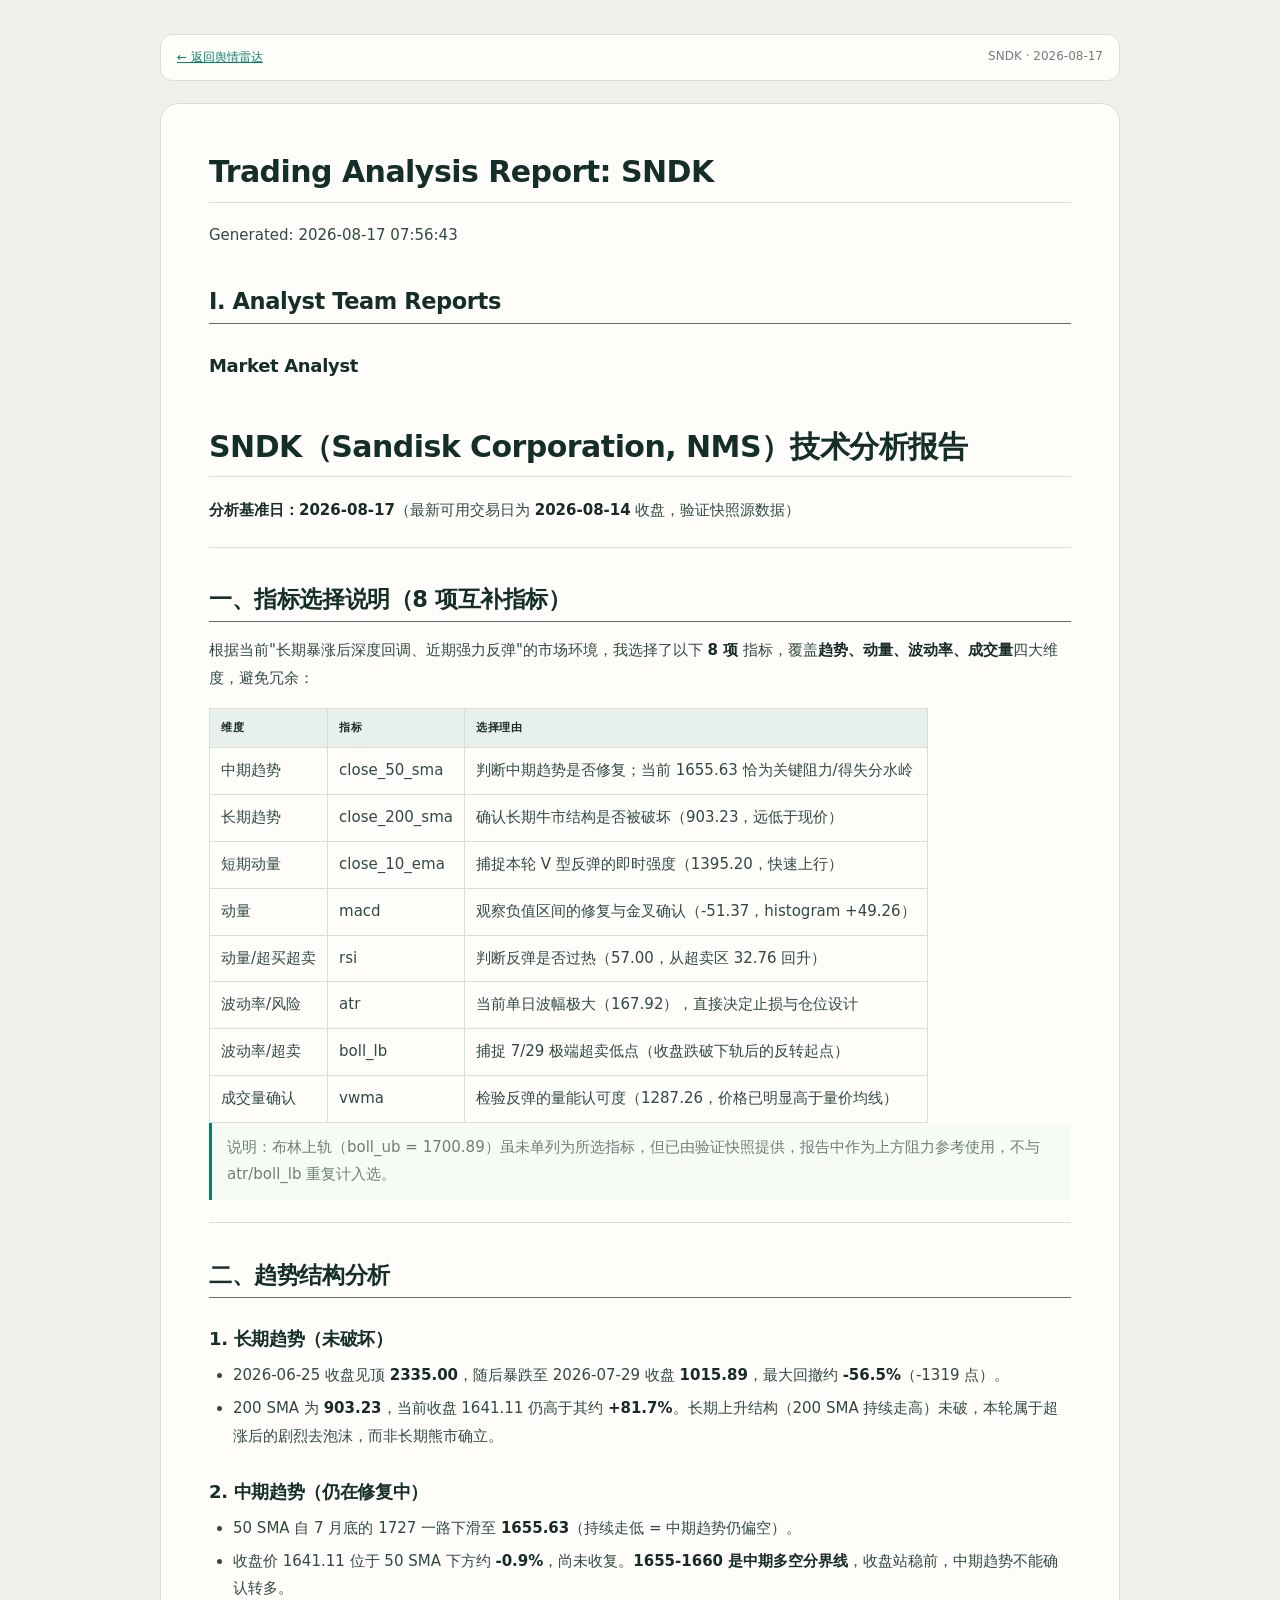
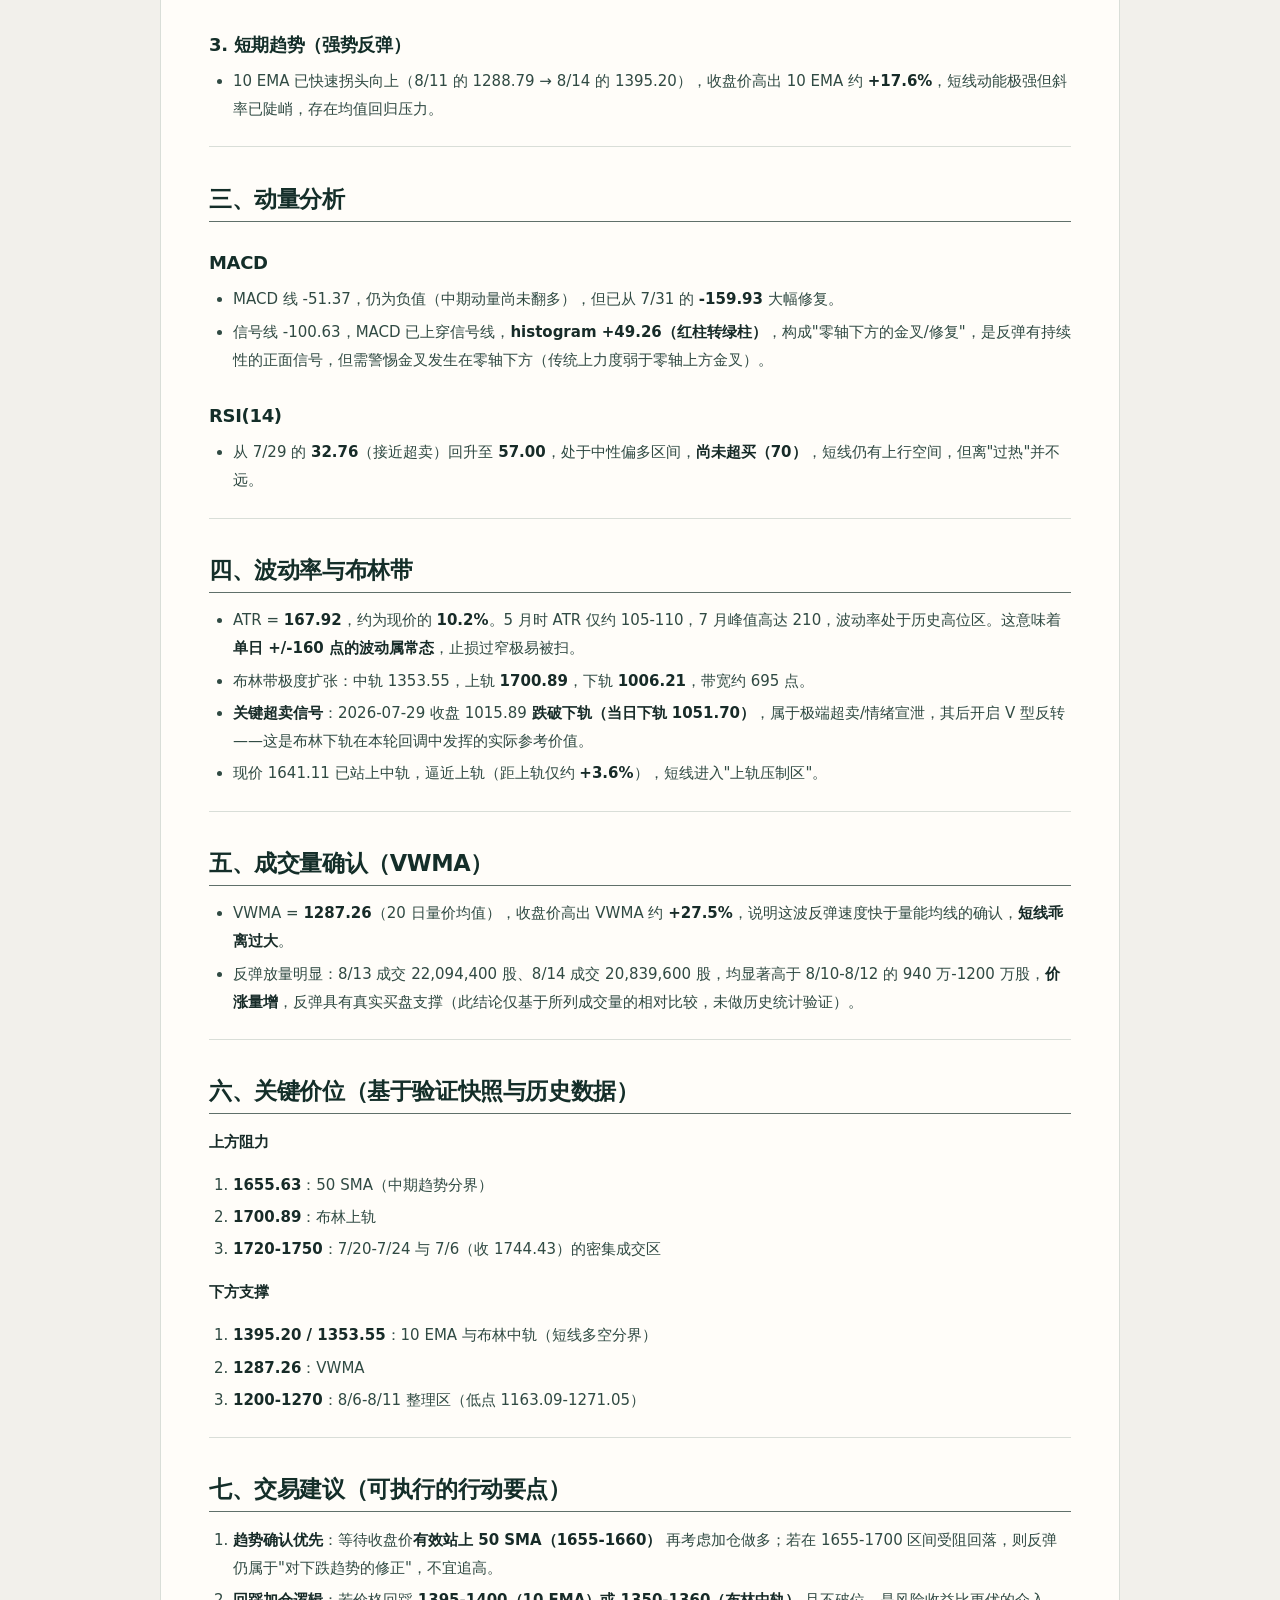
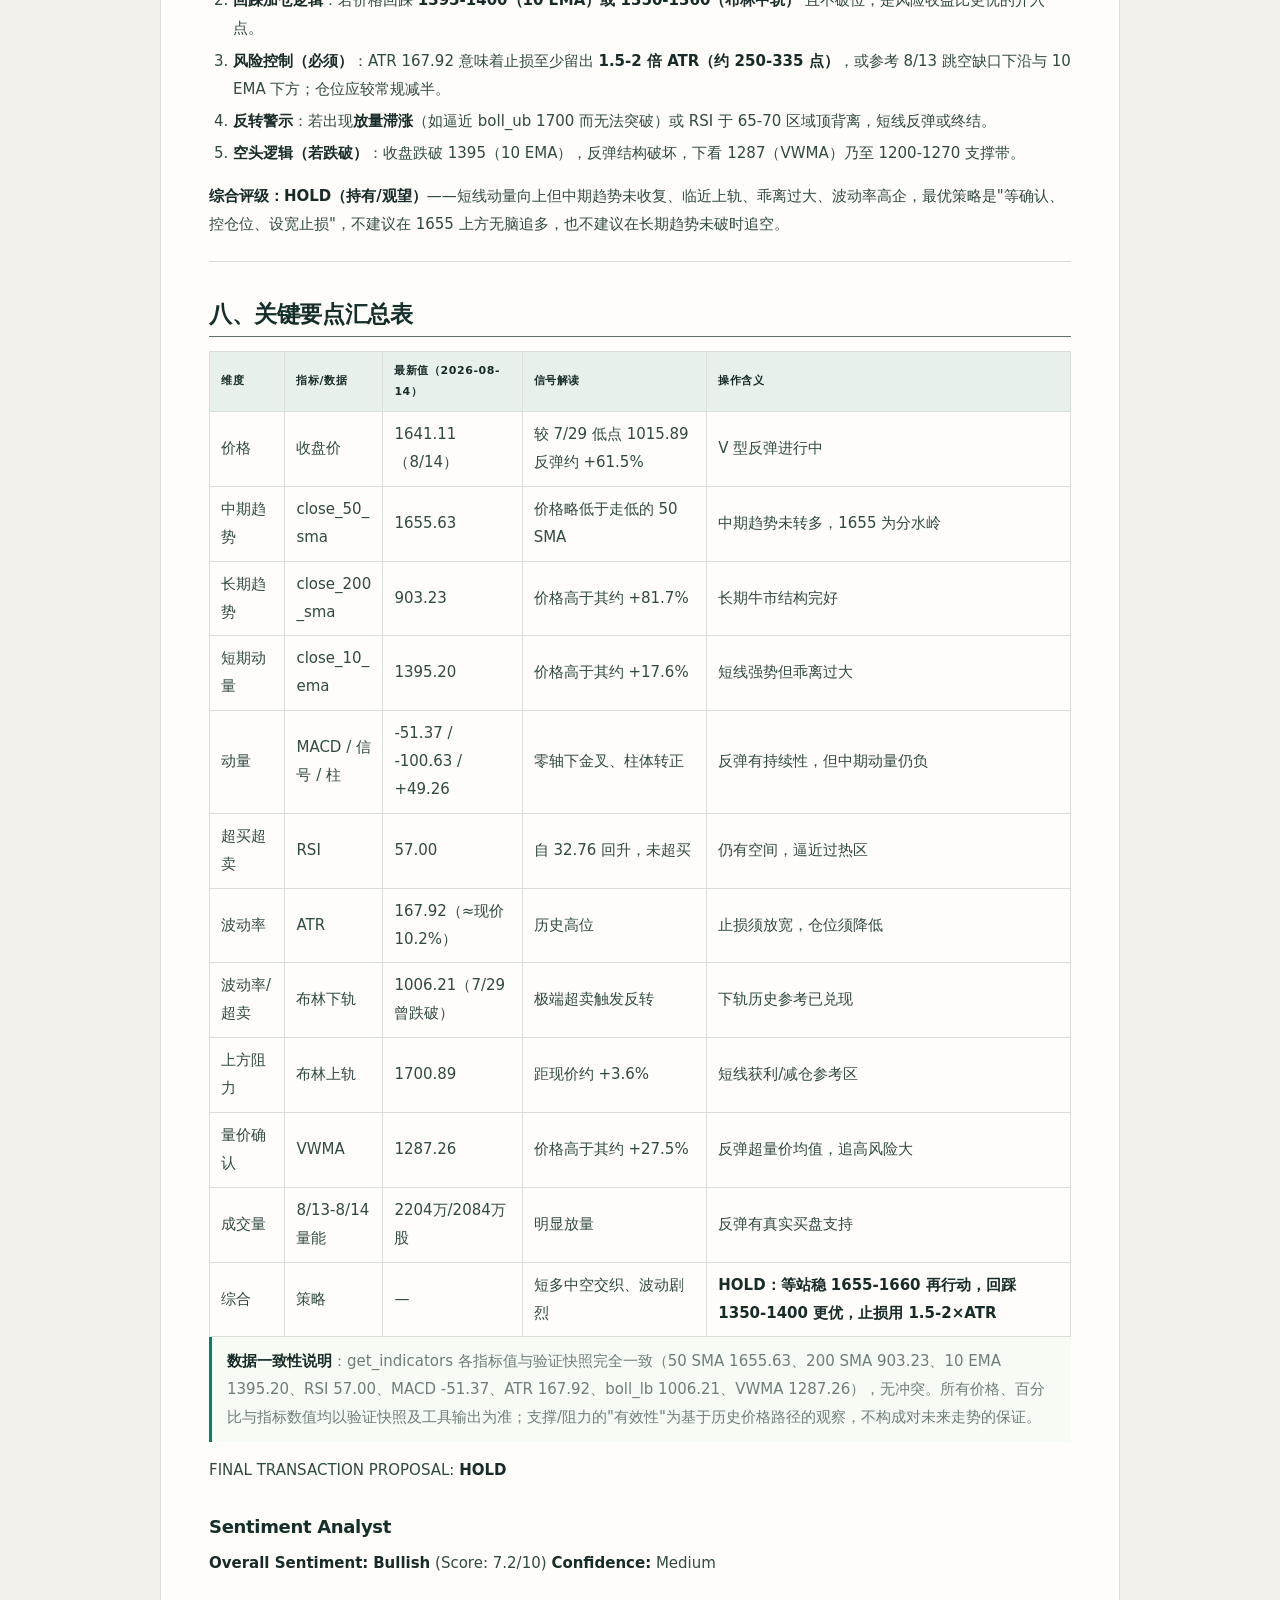
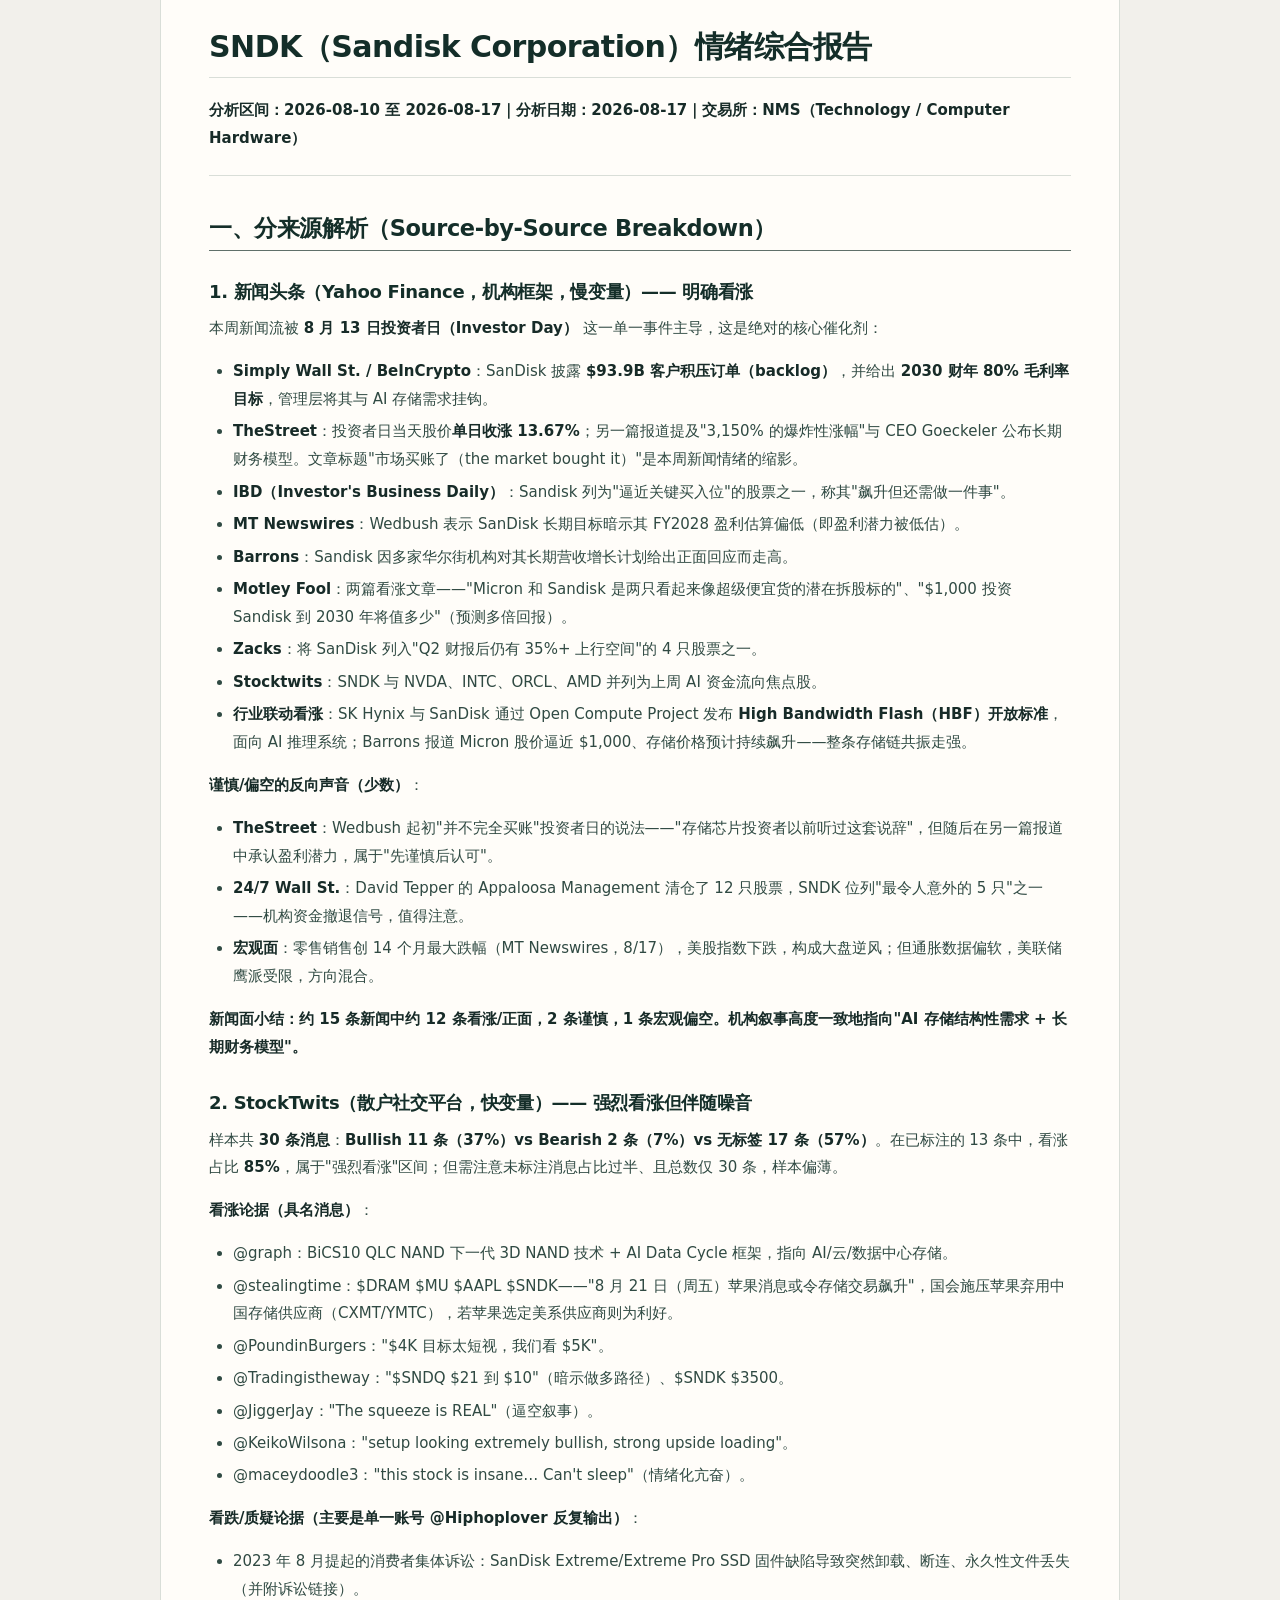
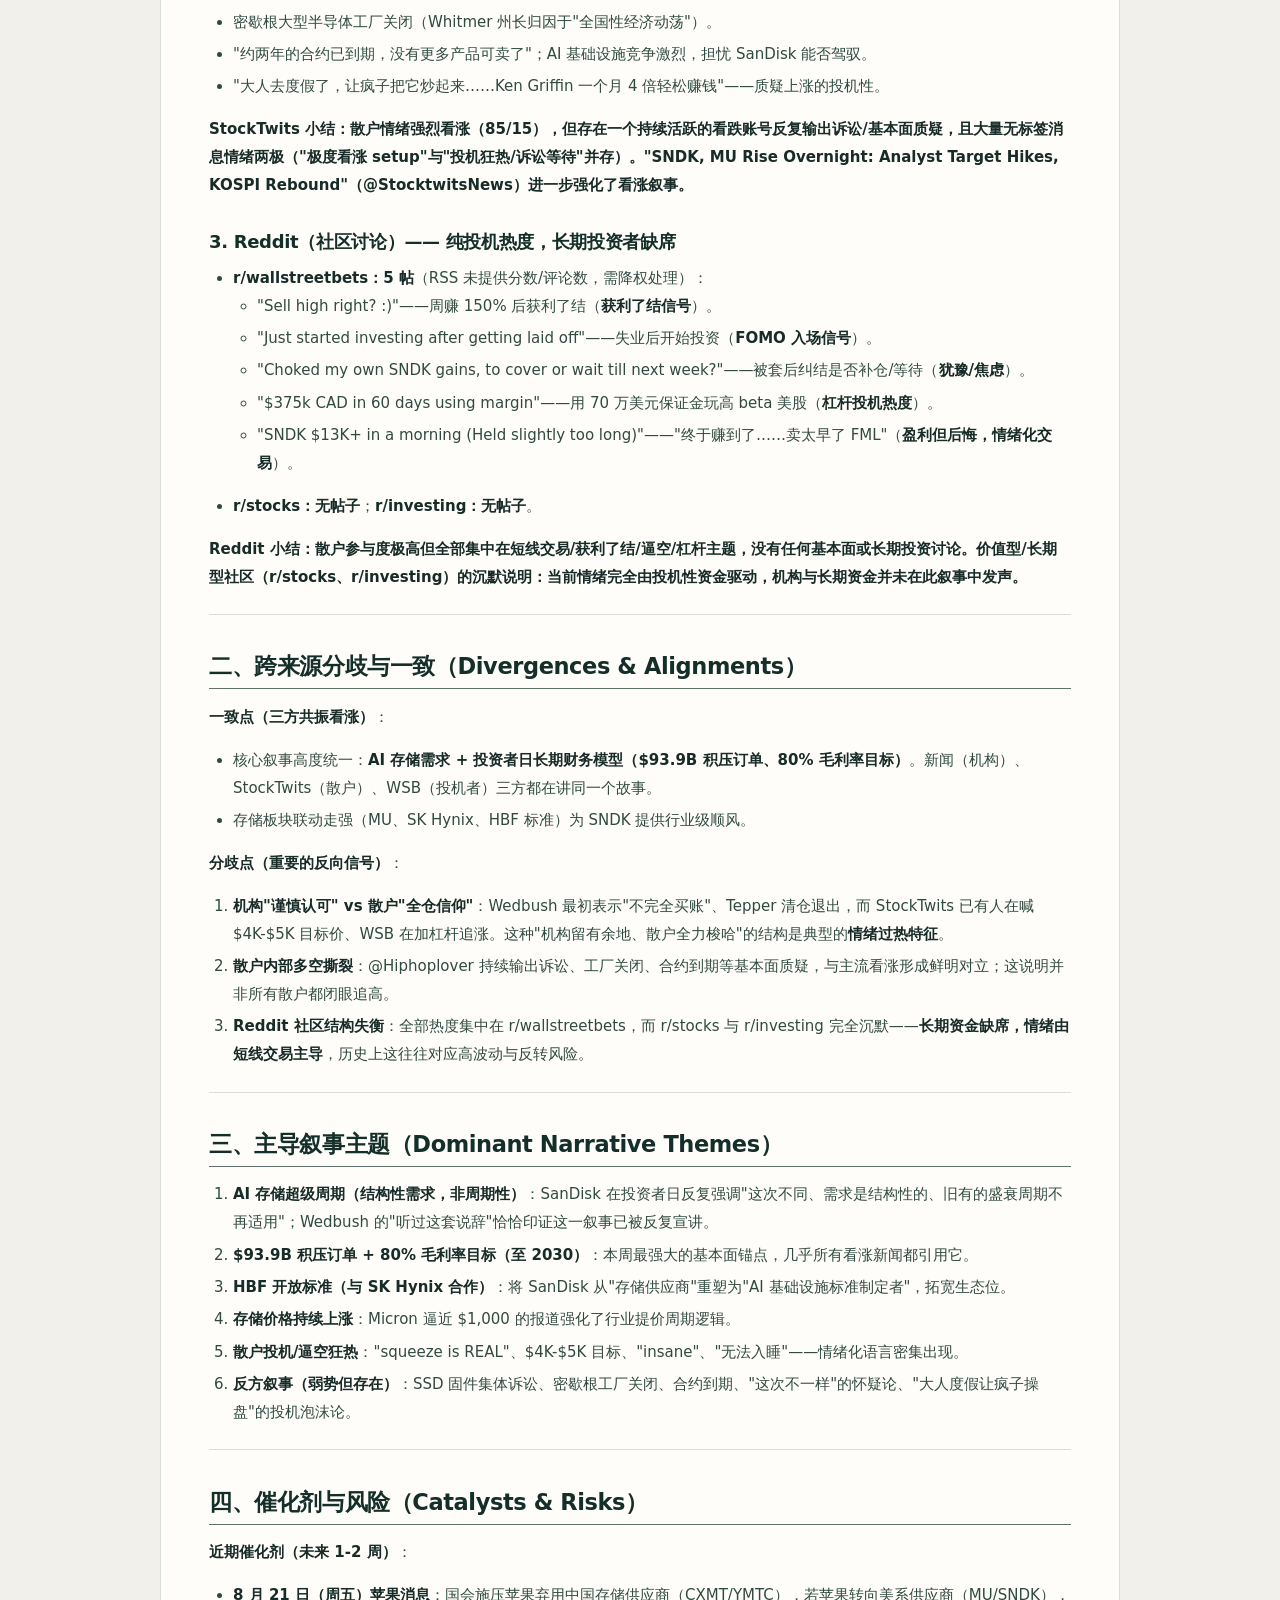
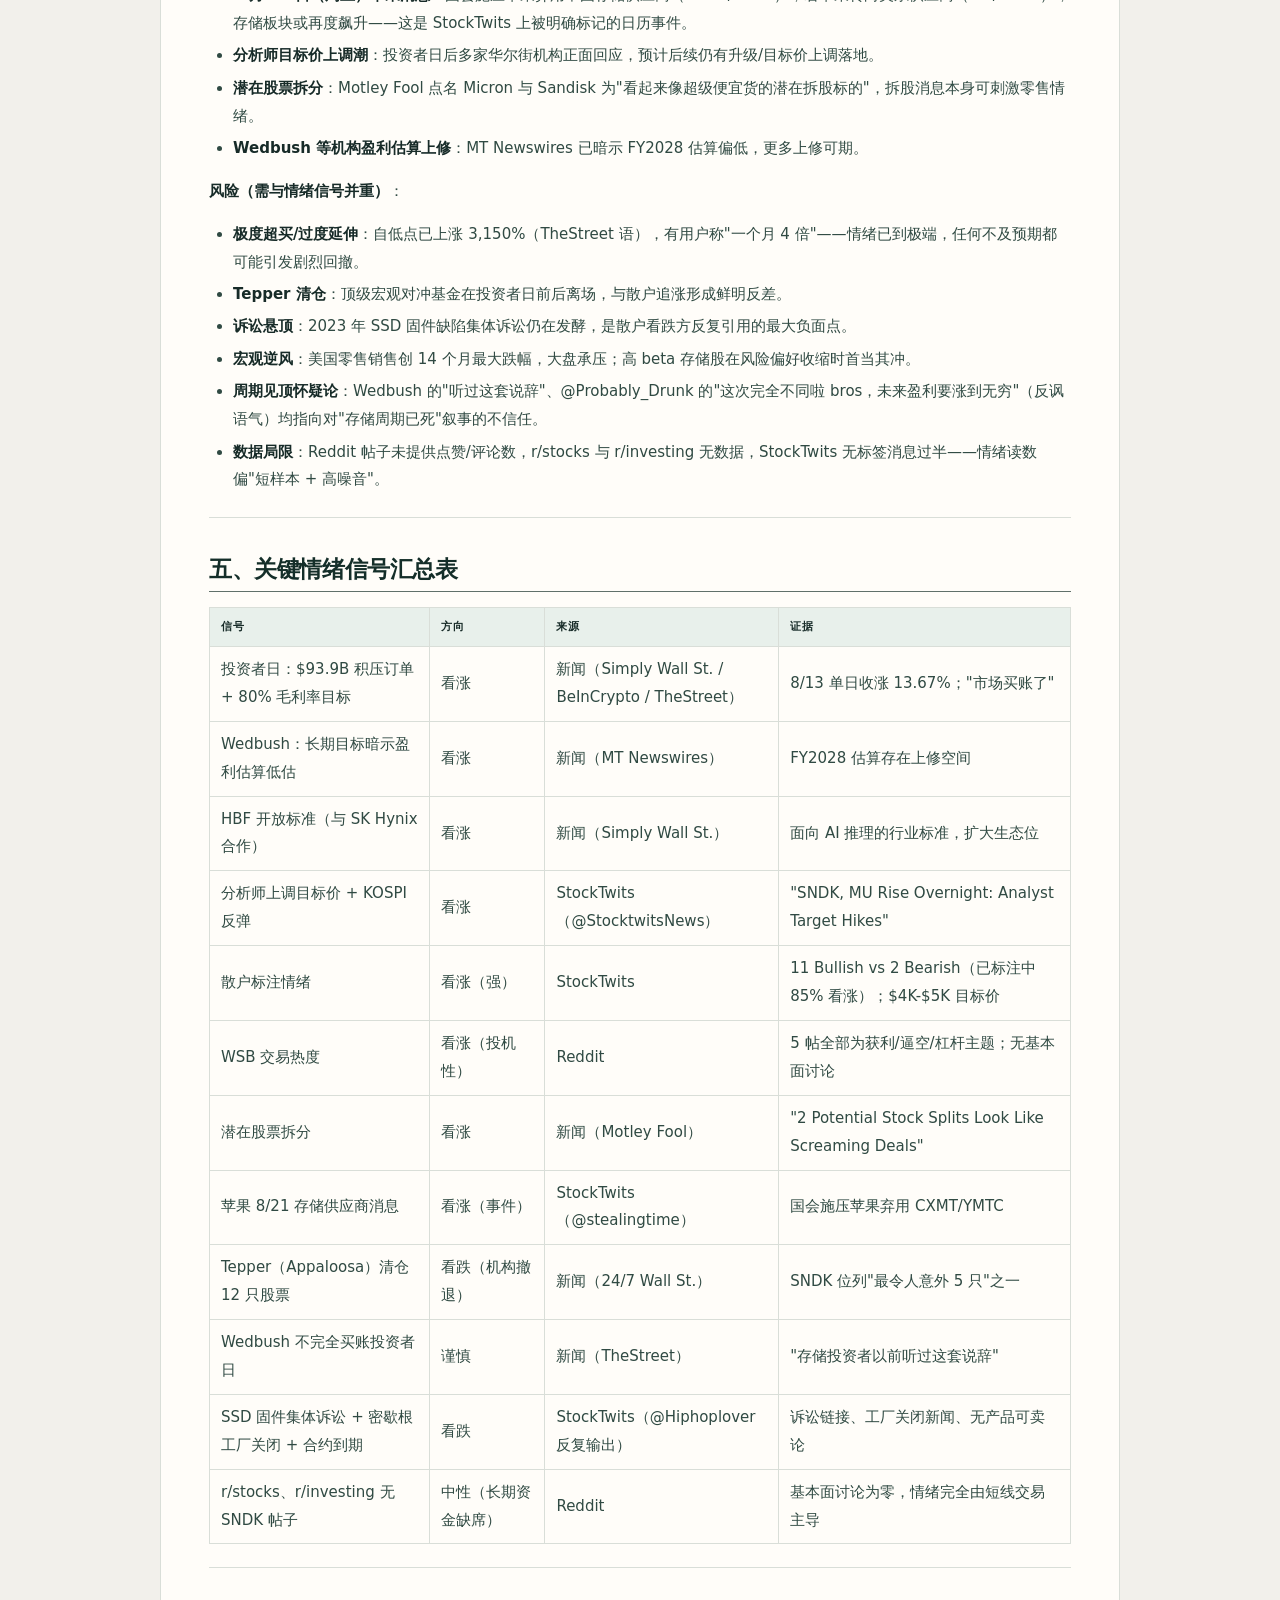
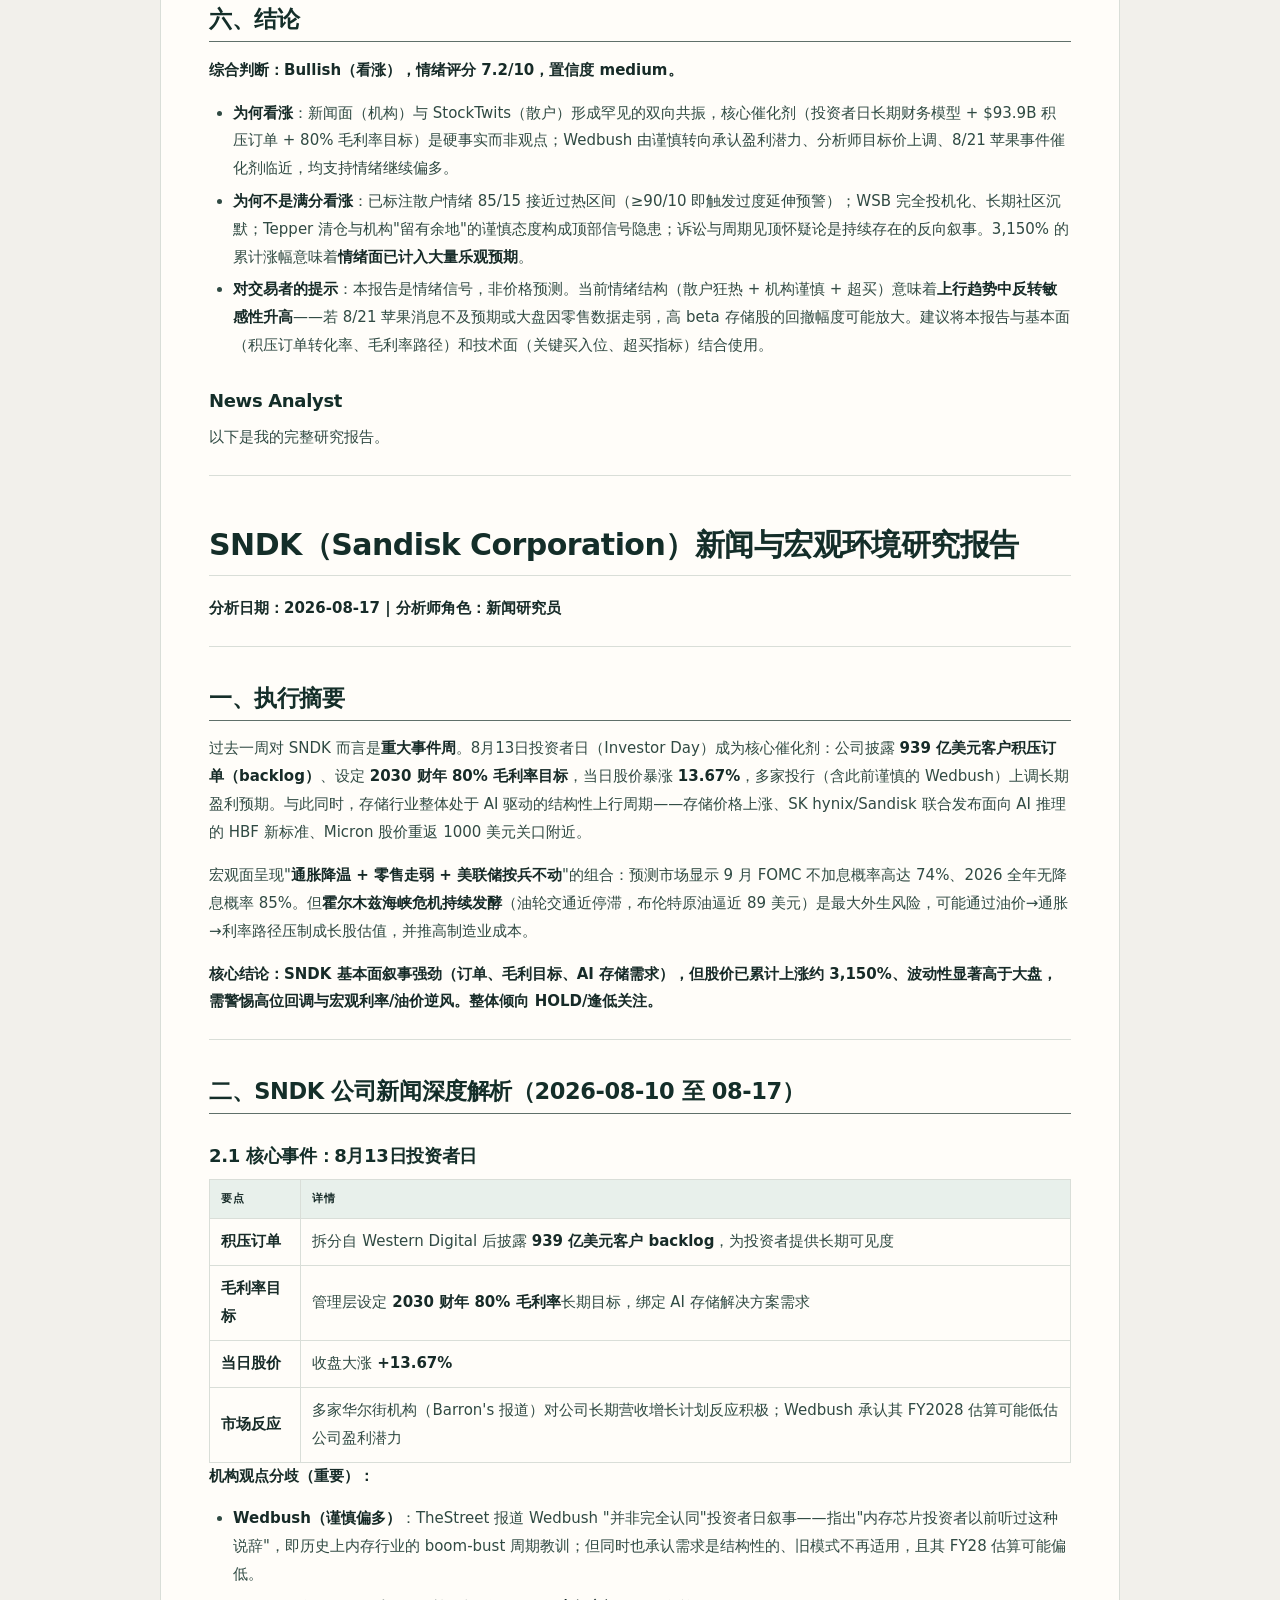
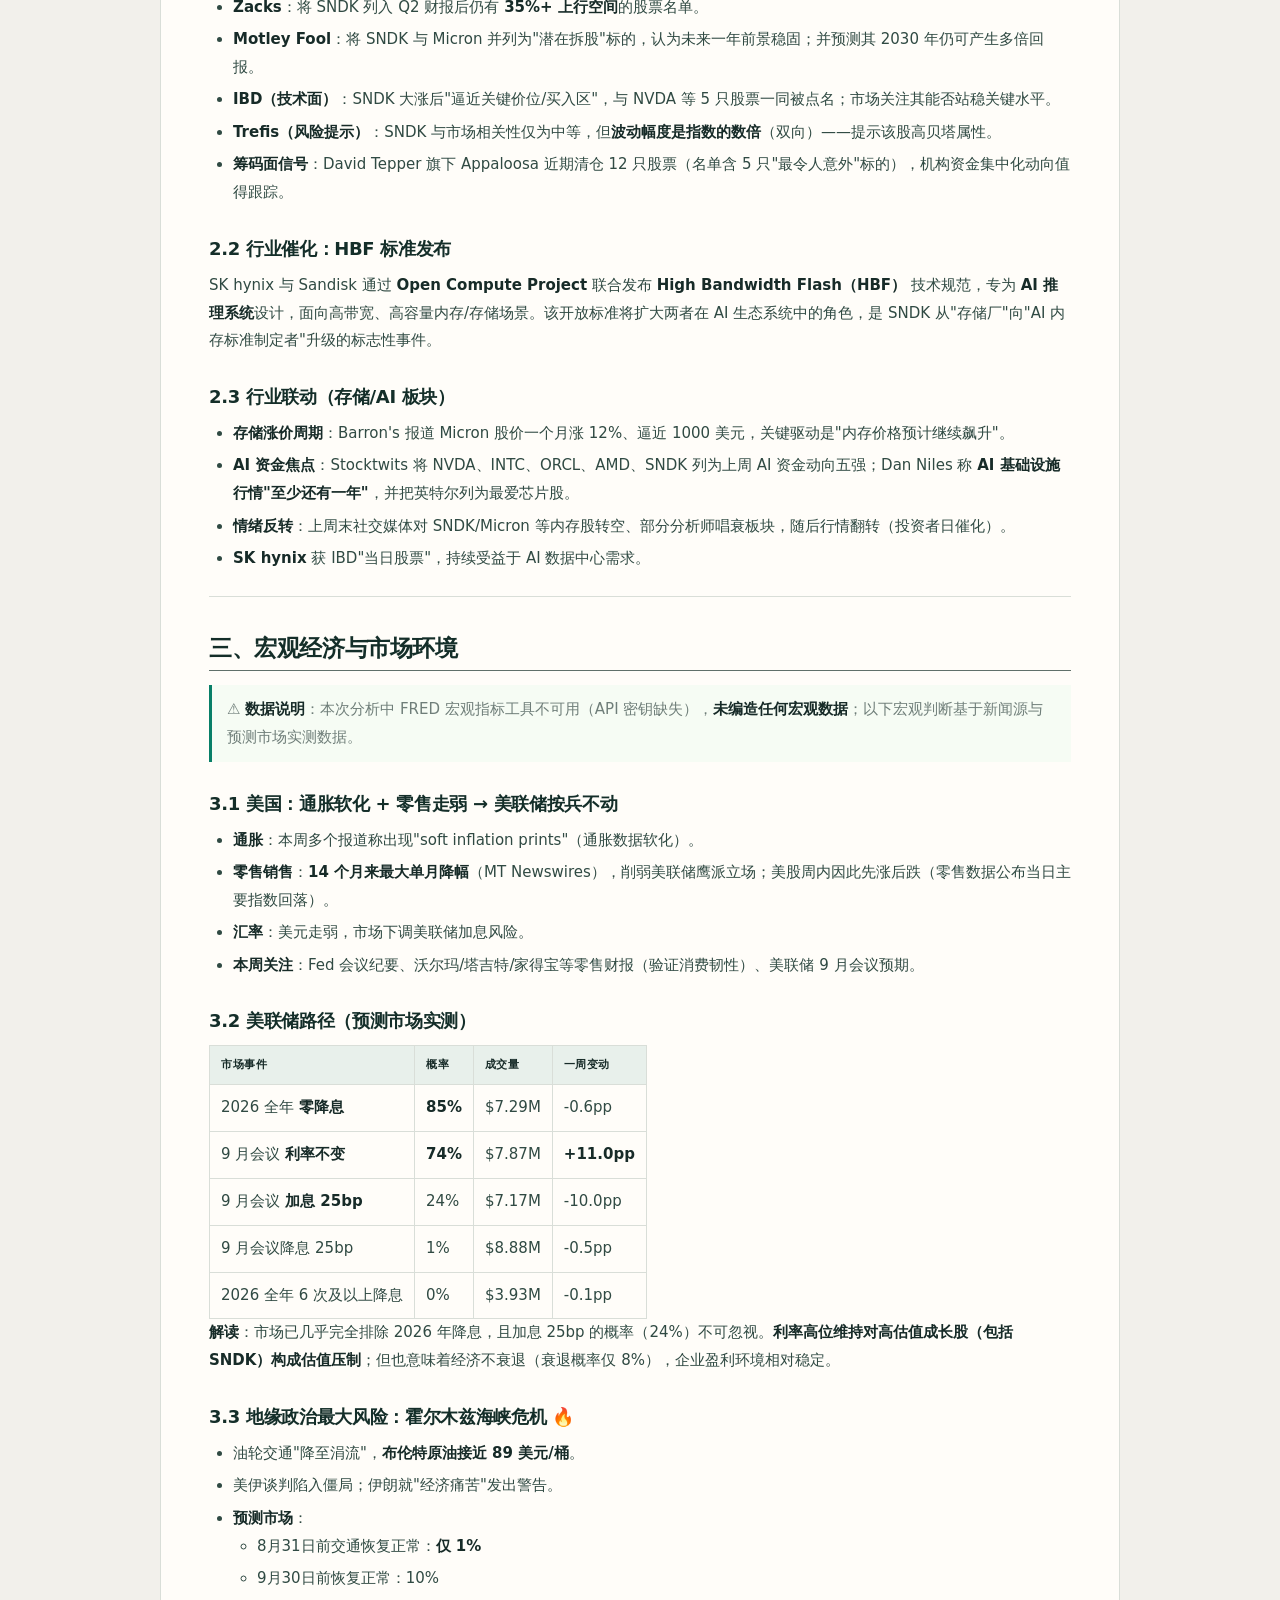
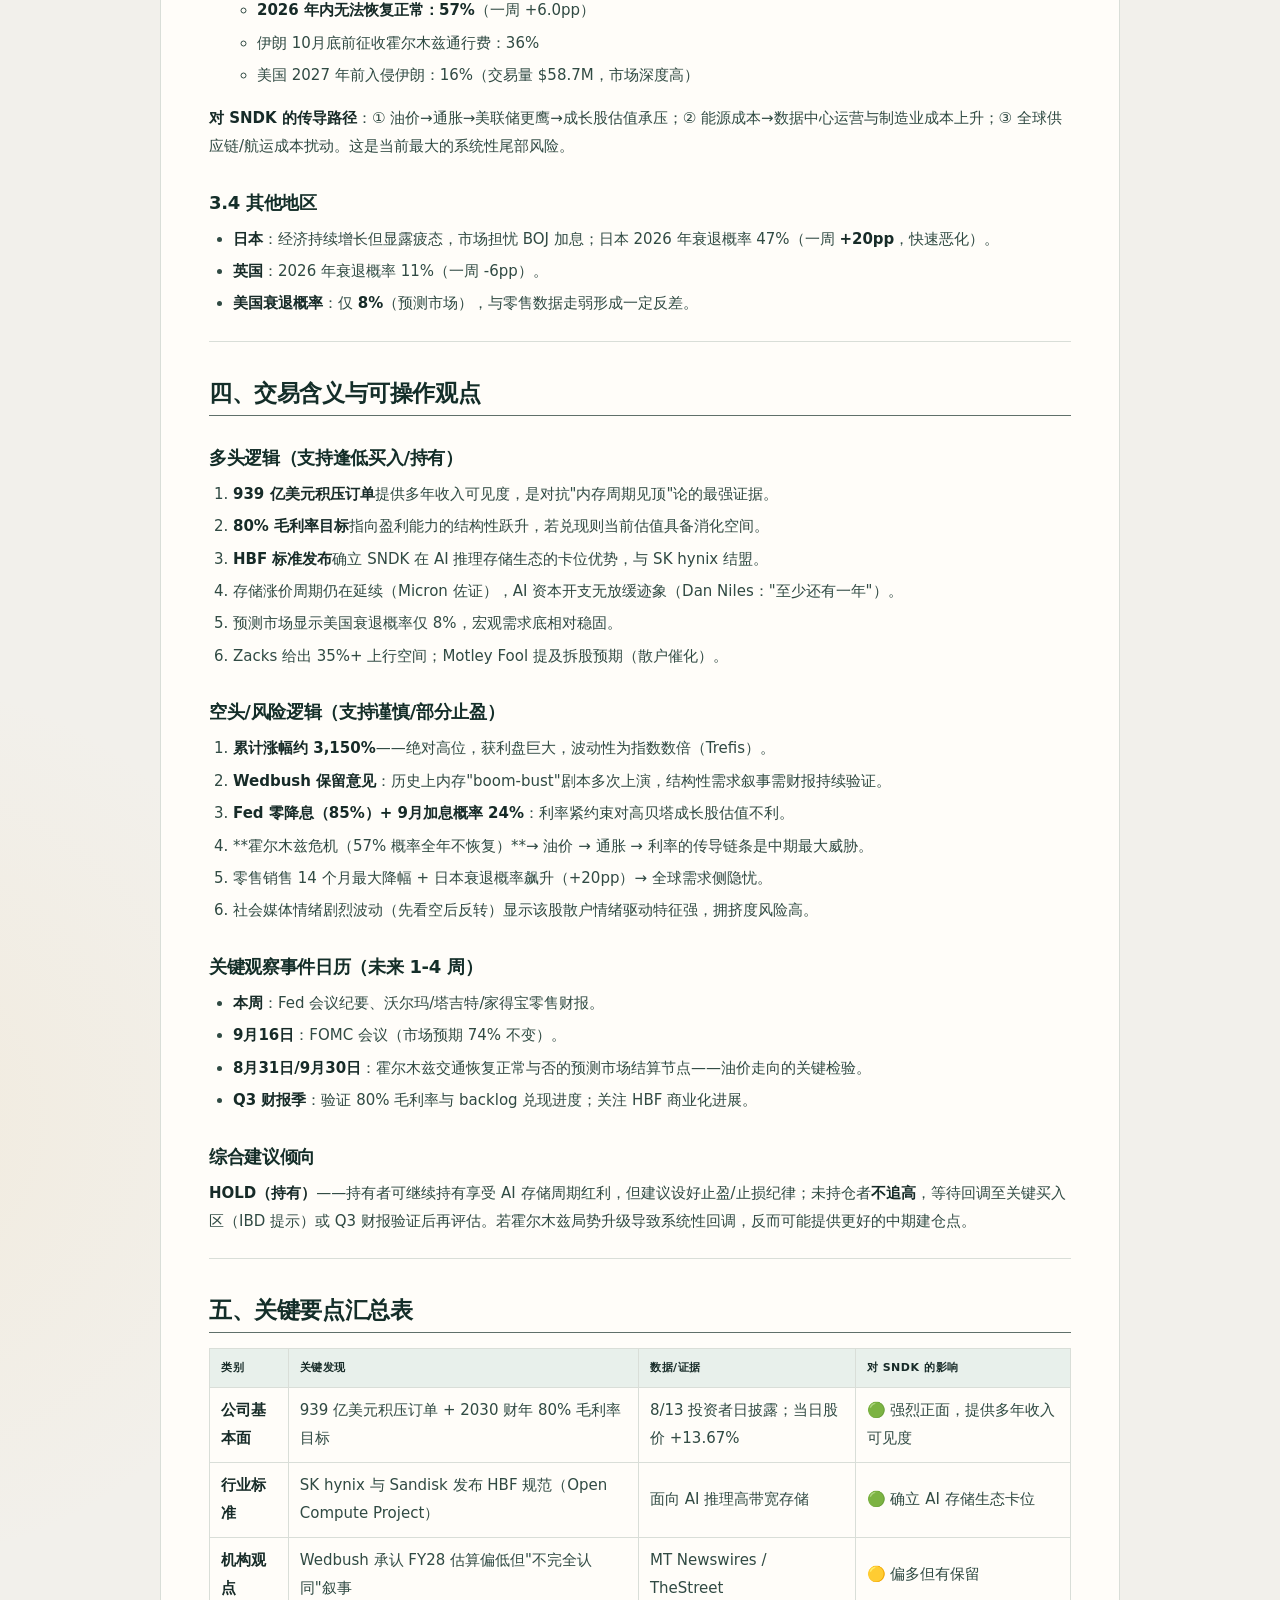
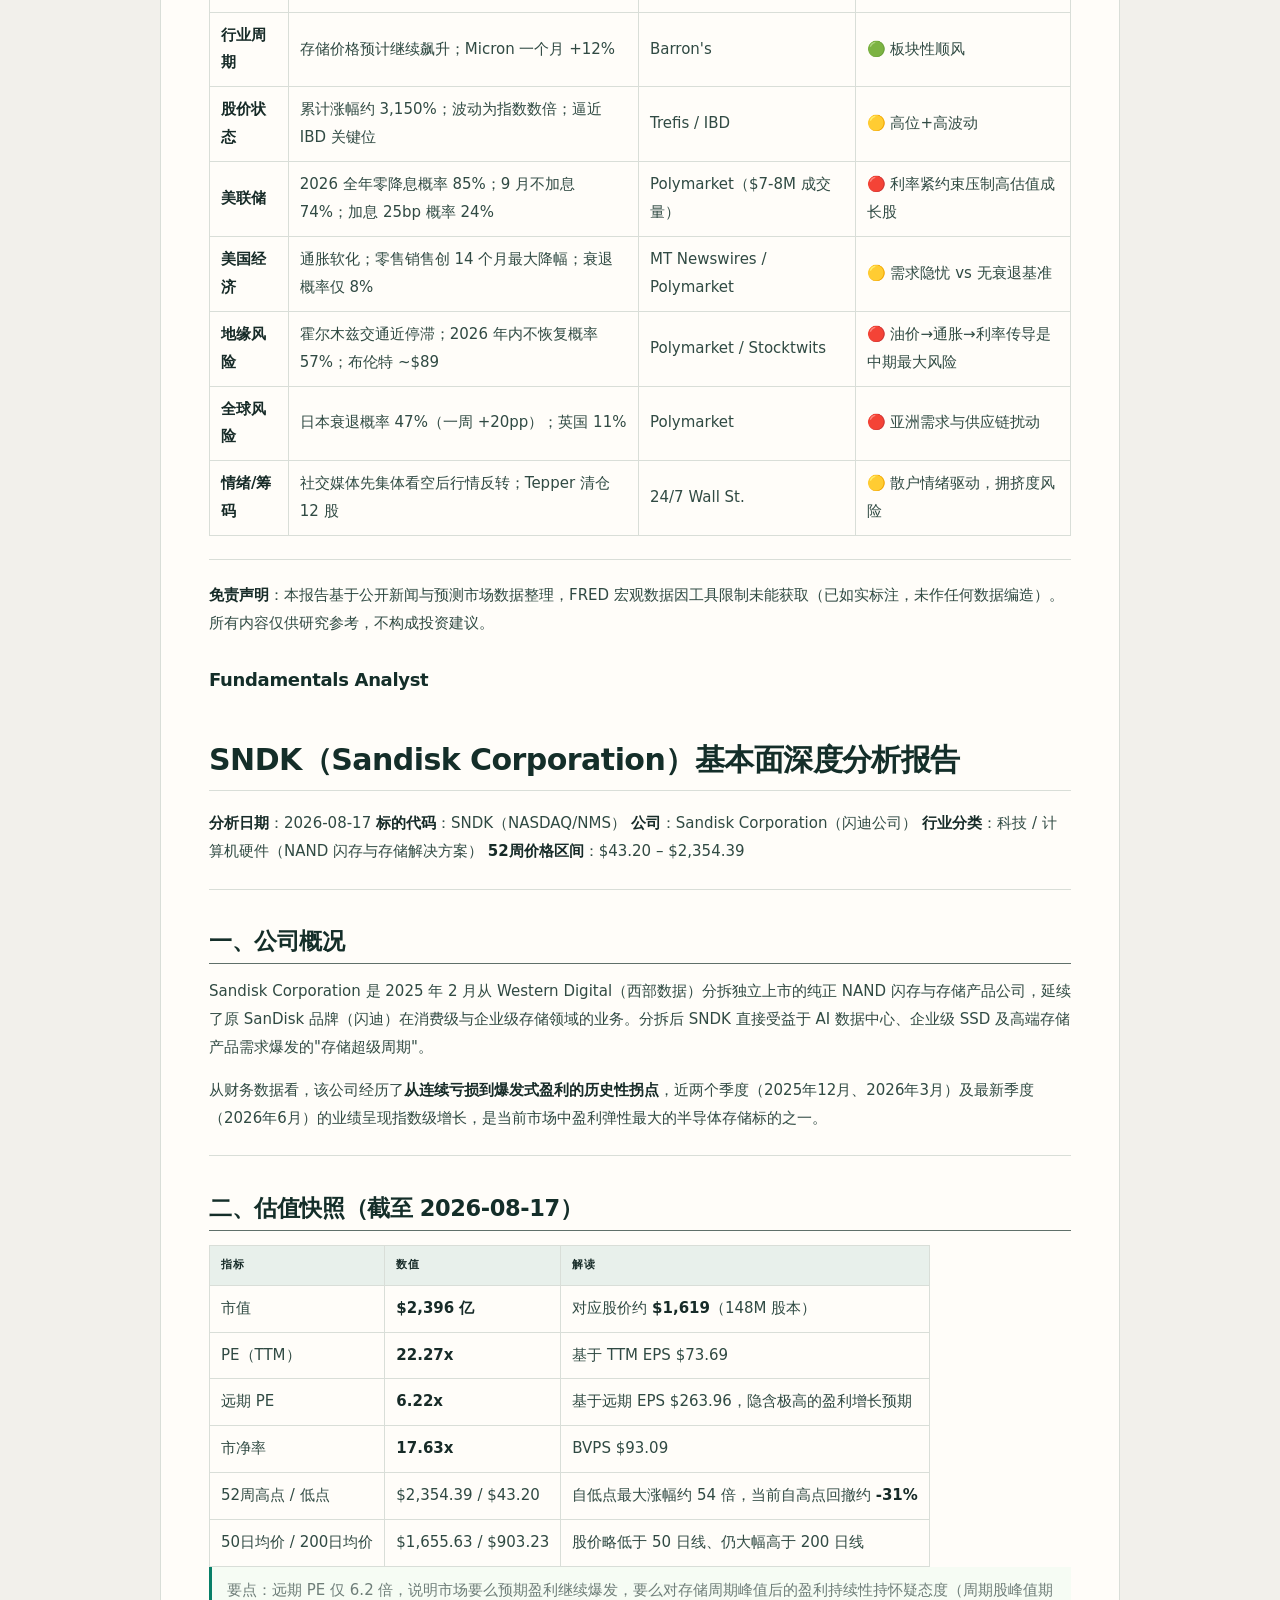
<file: site-dist/reports/SNDK/2026-08-17/complete_report.html>
<!doctype html>
<html lang="zh-CN">
  <head>
    <meta charset="utf-8" />
    <meta name="viewport" content="width=device-width, initial-scale=1" />
    <meta name="description" content="SNDK · 2026-08-17 · 完整报告" />
    <title>SNDK · 2026-08-17 · 完整报告</title>
    <link rel="icon" href="../../../favicon.svg" type="image/svg+xml" />
    <link rel="stylesheet" href="../../../styles.css" />
  </head>
  <body class="report-page">
    <main class="standalone-report">
      <nav class="report-toolbar">
        <a href="../../../">← 返回舆情雷达</a>
        <span>SNDK · 2026-08-17</span>
      </nav>
      <article class="markdown-body">
<h1>Trading Analysis Report: SNDK</h1>
<p>Generated: 2026-08-17 07:56:43</p>
<h2>I. Analyst Team Reports</h2>
<h3>Market Analyst</h3>
<h1>SNDK（Sandisk Corporation, NMS）技术分析报告</h1>
<p><strong>分析基准日：2026-08-17</strong>（最新可用交易日为 <strong>2026-08-14</strong> 收盘，验证快照源数据）</p>
<hr />
<h2>一、指标选择说明（8 项互补指标）</h2>
<p>根据当前&quot;长期暴涨后深度回调、近期强力反弹&quot;的市场环境，我选择了以下 <strong>8 项</strong> 指标，覆盖<strong>趋势、动量、波动率、成交量</strong>四大维度，避免冗余：</p>
<table>
<thead>
<tr>
<th>维度</th>
<th>指标</th>
<th>选择理由</th>
</tr>
</thead>
<tbody>
<tr>
<td>中期趋势</td>
<td>close_50_sma</td>
<td>判断中期趋势是否修复；当前 1655.63 恰为关键阻力/得失分水岭</td>
</tr>
<tr>
<td>长期趋势</td>
<td>close_200_sma</td>
<td>确认长期牛市结构是否被破坏（903.23，远低于现价）</td>
</tr>
<tr>
<td>短期动量</td>
<td>close_10_ema</td>
<td>捕捉本轮 V 型反弹的即时强度（1395.20，快速上行）</td>
</tr>
<tr>
<td>动量</td>
<td>macd</td>
<td>观察负值区间的修复与金叉确认（-51.37，histogram +49.26）</td>
</tr>
<tr>
<td>动量/超买超卖</td>
<td>rsi</td>
<td>判断反弹是否过热（57.00，从超卖区 32.76 回升）</td>
</tr>
<tr>
<td>波动率/风险</td>
<td>atr</td>
<td>当前单日波幅极大（167.92），直接决定止损与仓位设计</td>
</tr>
<tr>
<td>波动率/超卖</td>
<td>boll_lb</td>
<td>捕捉 7/29 极端超卖低点（收盘跌破下轨后的反转起点）</td>
</tr>
<tr>
<td>成交量确认</td>
<td>vwma</td>
<td>检验反弹的量能认可度（1287.26，价格已明显高于量价均线）</td>
</tr>
</tbody>
</table>
<blockquote>
<p>说明：布林上轨（boll_ub = 1700.89）虽未单列为所选指标，但已由验证快照提供，报告中作为上方阻力参考使用，不与 atr/boll_lb 重复计入选。</p>
</blockquote>
<hr />
<h2>二、趋势结构分析</h2>
<h3>1. 长期趋势（未破坏）</h3>
<ul>
<li>2026-06-25 收盘见顶 <strong>2335.00</strong>，随后暴跌至 2026-07-29 收盘 <strong>1015.89</strong>，最大回撤约 <strong>-56.5%</strong>（-1319 点）。</li>
<li>200 SMA 为 <strong>903.23</strong>，当前收盘 1641.11 仍高于其约 <strong>+81.7%</strong>。长期上升结构（200 SMA 持续走高）未破，本轮属于超涨后的剧烈去泡沫，而非长期熊市确立。</li>
</ul>
<h3>2. 中期趋势（仍在修复中）</h3>
<ul>
<li>50 SMA 自 7 月底的 1727 一路下滑至 <strong>1655.63</strong>（持续走低 = 中期趋势仍偏空）。</li>
<li>收盘价 1641.11 位于 50 SMA 下方约 <strong>-0.9%</strong>，尚未收复。<strong>1655-1660 是中期多空分界线</strong>，收盘站稳前，中期趋势不能确认转多。</li>
</ul>
<h3>3. 短期趋势（强势反弹）</h3>
<ul>
<li>10 EMA 已快速拐头向上（8/11 的 1288.79 → 8/14 的 1395.20），收盘价高出 10 EMA 约 <strong>+17.6%</strong>，短线动能极强但斜率已陡峭，存在均值回归压力。</li>
</ul>
<hr />
<h2>三、动量分析</h2>
<h3>MACD</h3>
<ul>
<li>MACD 线 -51.37，仍为负值（中期动量尚未翻多），但已从 7/31 的 <strong>-159.93</strong> 大幅修复。</li>
<li>信号线 -100.63，MACD 已上穿信号线，<strong>histogram +49.26（红柱转绿柱）</strong>，构成&quot;零轴下方的金叉/修复&quot;，是反弹有持续性的正面信号，但需警惕金叉发生在零轴下方（传统上力度弱于零轴上方金叉）。</li>
</ul>
<h3>RSI(14)</h3>
<ul>
<li>从 7/29 的 <strong>32.76</strong>（接近超卖）回升至 <strong>57.00</strong>，处于中性偏多区间，<strong>尚未超买（70）</strong>，短线仍有上行空间，但离&quot;过热&quot;并不远。</li>
</ul>
<hr />
<h2>四、波动率与布林带</h2>
<ul>
<li>ATR = <strong>167.92</strong>，约为现价的 <strong>10.2%</strong>。5 月时 ATR 仅约 105-110，7 月峰值高达 210，波动率处于历史高位区。这意味着<strong>单日 +/-160 点的波动属常态</strong>，止损过窄极易被扫。</li>
<li>布林带极度扩张：中轨 1353.55，上轨 <strong>1700.89</strong>，下轨 <strong>1006.21</strong>，带宽约 695 点。</li>
<li><strong>关键超卖信号</strong>：2026-07-29 收盘 1015.89 <strong>跌破下轨（当日下轨 1051.70）</strong>，属于极端超卖/情绪宣泄，其后开启 V 型反转——这是布林下轨在本轮回调中发挥的实际参考价值。</li>
<li>现价 1641.11 已站上中轨，逼近上轨（距上轨仅约 <strong>+3.6%</strong>），短线进入&quot;上轨压制区&quot;。</li>
</ul>
<hr />
<h2>五、成交量确认（VWMA）</h2>
<ul>
<li>VWMA = <strong>1287.26</strong>（20 日量价均值），收盘价高出 VWMA 约 <strong>+27.5%</strong>，说明这波反弹速度快于量能均线的确认，<strong>短线乖离过大</strong>。</li>
<li>反弹放量明显：8/13 成交 22,094,400 股、8/14 成交 20,839,600 股，均显著高于 8/10-8/12 的 940 万-1200 万股，<strong>价涨量增</strong>，反弹具有真实买盘支撑（此结论仅基于所列成交量的相对比较，未做历史统计验证）。</li>
</ul>
<hr />
<h2>六、关键价位（基于验证快照与历史数据）</h2>
<p><strong>上方阻力</strong></p>
<ol>
<li><strong>1655.63</strong>：50 SMA（中期趋势分界）</li>
<li><strong>1700.89</strong>：布林上轨</li>
<li><strong>1720-1750</strong>：7/20-7/24 与 7/6（收 1744.43）的密集成交区</li>
</ol>
<p><strong>下方支撑</strong></p>
<ol>
<li><strong>1395.20 / 1353.55</strong>：10 EMA 与布林中轨（短线多空分界）</li>
<li><strong>1287.26</strong>：VWMA</li>
<li><strong>1200-1270</strong>：8/6-8/11 整理区（低点 1163.09-1271.05）</li>
</ol>
<hr />
<h2>七、交易建议（可执行的行动要点）</h2>
<ol>
<li><strong>趋势确认优先</strong>：等待收盘价<strong>有效站上 50 SMA（1655-1660）</strong> 再考虑加仓做多；若在 1655-1700 区间受阻回落，则反弹仍属于&quot;对下跌趋势的修正&quot;，不宜追高。</li>
<li><strong>回踩加仓逻辑</strong>：若价格回踩 <strong>1395-1400（10 EMA）或 1350-1360（布林中轨）</strong> 且不破位，是风险收益比更优的介入点。</li>
<li><strong>风险控制（必须）</strong>：ATR 167.92 意味着止损至少留出 <strong>1.5-2 倍 ATR（约 250-335 点）</strong>，或参考 8/13 跳空缺口下沿与 10 EMA 下方；仓位应较常规减半。</li>
<li><strong>反转警示</strong>：若出现<strong>放量滞涨</strong>（如逼近 boll_ub 1700 而无法突破）或 RSI 于 65-70 区域顶背离，短线反弹或终结。</li>
<li><strong>空头逻辑（若跌破）</strong>：收盘跌破 1395（10 EMA），反弹结构破坏，下看 1287（VWMA）乃至 1200-1270 支撑带。</li>
</ol>
<p><strong>综合评级：HOLD（持有/观望）</strong>——短线动量向上但中期趋势未收复、临近上轨、乖离过大、波动率高企，最优策略是&quot;等确认、控仓位、设宽止损&quot;，不建议在 1655 上方无脑追多，也不建议在长期趋势未破时追空。</p>
<hr />
<h2>八、关键要点汇总表</h2>
<table>
<thead>
<tr>
<th>维度</th>
<th>指标/数据</th>
<th>最新值（2026-08-14）</th>
<th>信号解读</th>
<th>操作含义</th>
</tr>
</thead>
<tbody>
<tr>
<td>价格</td>
<td>收盘价</td>
<td>1641.11（8/14）</td>
<td>较 7/29 低点 1015.89 反弹约 +61.5%</td>
<td>V 型反弹进行中</td>
</tr>
<tr>
<td>中期趋势</td>
<td>close_50_sma</td>
<td>1655.63</td>
<td>价格略低于走低的 50 SMA</td>
<td>中期趋势未转多，1655 为分水岭</td>
</tr>
<tr>
<td>长期趋势</td>
<td>close_200_sma</td>
<td>903.23</td>
<td>价格高于其约 +81.7%</td>
<td>长期牛市结构完好</td>
</tr>
<tr>
<td>短期动量</td>
<td>close_10_ema</td>
<td>1395.20</td>
<td>价格高于其约 +17.6%</td>
<td>短线强势但乖离过大</td>
</tr>
<tr>
<td>动量</td>
<td>MACD / 信号 / 柱</td>
<td>-51.37 / -100.63 / +49.26</td>
<td>零轴下金叉、柱体转正</td>
<td>反弹有持续性，但中期动量仍负</td>
</tr>
<tr>
<td>超买超卖</td>
<td>RSI</td>
<td>57.00</td>
<td>自 32.76 回升，未超买</td>
<td>仍有空间，逼近过热区</td>
</tr>
<tr>
<td>波动率</td>
<td>ATR</td>
<td>167.92（≈现价 10.2%）</td>
<td>历史高位</td>
<td>止损须放宽，仓位须降低</td>
</tr>
<tr>
<td>波动率/超卖</td>
<td>布林下轨</td>
<td>1006.21（7/29 曾跌破）</td>
<td>极端超卖触发反转</td>
<td>下轨历史参考已兑现</td>
</tr>
<tr>
<td>上方阻力</td>
<td>布林上轨</td>
<td>1700.89</td>
<td>距现价约 +3.6%</td>
<td>短线获利/减仓参考区</td>
</tr>
<tr>
<td>量价确认</td>
<td>VWMA</td>
<td>1287.26</td>
<td>价格高于其约 +27.5%</td>
<td>反弹超量价均值，追高风险大</td>
</tr>
<tr>
<td>成交量</td>
<td>8/13-8/14 量能</td>
<td>2204万/2084万股</td>
<td>明显放量</td>
<td>反弹有真实买盘支持</td>
</tr>
<tr>
<td>综合</td>
<td>策略</td>
<td>—</td>
<td>短多中空交织、波动剧烈</td>
<td><strong>HOLD：等站稳 1655-1660 再行动，回踩 1350-1400 更优，止损用 1.5-2×ATR</strong></td>
</tr>
</tbody>
</table>
<blockquote>
<p><strong>数据一致性说明</strong>：get_indicators 各指标值与验证快照完全一致（50 SMA 1655.63、200 SMA 903.23、10 EMA 1395.20、RSI 57.00、MACD -51.37、ATR 167.92、boll_lb 1006.21、VWMA 1287.26），无冲突。所有价格、百分比与指标数值均以验证快照及工具输出为准；支撑/阻力的&quot;有效性&quot;为基于历史价格路径的观察，不构成对未来走势的保证。</p>
</blockquote>
<p>FINAL TRANSACTION PROPOSAL: <strong>HOLD</strong></p>
<h3>Sentiment Analyst</h3>
<p><strong>Overall Sentiment:</strong> <strong>Bullish</strong> (Score: 7.2/10)
<strong>Confidence:</strong> Medium</p>
<h1>SNDK（Sandisk Corporation）情绪综合报告</h1>
<p><strong>分析区间：2026-08-10 至 2026-08-17｜分析日期：2026-08-17｜交易所：NMS（Technology / Computer Hardware）</strong></p>
<hr />
<h2>一、分来源解析（Source-by-Source Breakdown）</h2>
<h3>1. 新闻头条（Yahoo Finance，机构框架，慢变量）—— 明确看涨</h3>
<p>本周新闻流被 <strong>8 月 13 日投资者日（Investor Day）</strong> 这一单一事件主导，这是绝对的核心催化剂：</p>
<ul>
<li><strong>Simply Wall St. / BeInCrypto</strong>：SanDisk 披露 <strong>$93.9B 客户积压订单（backlog）</strong>，并给出 <strong>2030 财年 80% 毛利率目标</strong>，管理层将其与 AI 存储需求挂钩。</li>
<li><strong>TheStreet</strong>：投资者日当天股价<strong>单日收涨 13.67%</strong>；另一篇报道提及&quot;3,150% 的爆炸性涨幅&quot;与 CEO Goeckeler 公布长期财务模型。文章标题&quot;市场买账了（the market bought it）&quot;是本周新闻情绪的缩影。</li>
<li><strong>IBD（Investor's Business Daily）</strong>：Sandisk 列为&quot;逼近关键买入位&quot;的股票之一，称其&quot;飙升但还需做一件事&quot;。</li>
<li><strong>MT Newswires</strong>：Wedbush 表示 SanDisk 长期目标暗示其 FY2028 盈利估算偏低（即盈利潜力被低估）。</li>
<li><strong>Barrons</strong>：Sandisk 因多家华尔街机构对其长期营收增长计划给出正面回应而走高。</li>
<li><strong>Motley Fool</strong>：两篇看涨文章——&quot;Micron 和 Sandisk 是两只看起来像超级便宜货的潜在拆股标的&quot;、&quot;$1,000 投资 Sandisk 到 2030 年将值多少&quot;（预测多倍回报）。</li>
<li><strong>Zacks</strong>：将 SanDisk 列入&quot;Q2 财报后仍有 35%+ 上行空间&quot;的 4 只股票之一。</li>
<li><strong>Stocktwits</strong>：SNDK 与 NVDA、INTC、ORCL、AMD 并列为上周 AI 资金流向焦点股。</li>
<li><strong>行业联动看涨</strong>：SK Hynix 与 SanDisk 通过 Open Compute Project 发布 <strong>High Bandwidth Flash（HBF）开放标准</strong>，面向 AI 推理系统；Barrons 报道 Micron 股价逼近 $1,000、存储价格预计持续飙升——整条存储链共振走强。</li>
</ul>
<p><strong>谨慎/偏空的反向声音（少数）</strong>：</p>
<ul>
<li><strong>TheStreet</strong>：Wedbush 起初&quot;并不完全买账&quot;投资者日的说法——&quot;存储芯片投资者以前听过这套说辞&quot;，但随后在另一篇报道中承认盈利潜力，属于&quot;先谨慎后认可&quot;。</li>
<li><strong>24/7 Wall St.</strong>：David Tepper 的 Appaloosa Management 清仓了 12 只股票，SNDK 位列&quot;最令人意外的 5 只&quot;之一——机构资金撤退信号，值得注意。</li>
<li><strong>宏观面</strong>：零售销售创 14 个月最大跌幅（MT Newswires，8/17），美股指数下跌，构成大盘逆风；但通胀数据偏软，美联储鹰派受限，方向混合。</li>
</ul>
<p><strong>新闻面小结：约 15 条新闻中约 12 条看涨/正面，2 条谨慎，1 条宏观偏空。机构叙事高度一致地指向&quot;AI 存储结构性需求 + 长期财务模型&quot;。</strong></p>
<h3>2. StockTwits（散户社交平台，快变量）—— 强烈看涨但伴随噪音</h3>
<p>样本共 <strong>30 条消息</strong>：<strong>Bullish 11 条（37%）vs Bearish 2 条（7%）vs 无标签 17 条（57%）</strong>。在已标注的 13 条中，看涨占比 <strong>85%</strong>，属于&quot;强烈看涨&quot;区间；但需注意未标注消息占比过半、且总数仅 30 条，样本偏薄。</p>
<p><strong>看涨论据（具名消息）</strong>：</p>
<ul>
<li>@graph：BiCS10 QLC NAND 下一代 3D NAND 技术 + AI Data Cycle 框架，指向 AI/云/数据中心存储。</li>
<li>@stealingtime：$DRAM $MU $AAPL $SNDK——&quot;8 月 21 日（周五）苹果消息或令存储交易飙升&quot;，国会施压苹果弃用中国存储供应商（CXMT/YMTC），若苹果选定美系供应商则为利好。</li>
<li>@PoundinBurgers：&quot;$4K 目标太短视，我们看 $5K&quot;。</li>
<li>@Tradingistheway：&quot;$SNDQ $21 到 $10&quot;（暗示做多路径）、$SNDK $3500。</li>
<li>@JiggerJay：&quot;The squeeze is REAL&quot;（逼空叙事）。</li>
<li>@KeikoWilsona：&quot;setup looking extremely bullish, strong upside loading&quot;。</li>
<li>@maceydoodle3：&quot;this stock is insane… Can't sleep&quot;（情绪化亢奋）。</li>
</ul>
<p><strong>看跌/质疑论据（主要是单一账号 @Hiphoplover 反复输出）</strong>：</p>
<ul>
<li>2023 年 8 月提起的消费者集体诉讼：SanDisk Extreme/Extreme Pro SSD 固件缺陷导致突然卸载、断连、永久性文件丢失（并附诉讼链接）。</li>
<li>密歇根大型半导体工厂关闭（Whitmer 州长归因于&quot;全国性经济动荡&quot;）。</li>
<li>&quot;约两年的合约已到期，没有更多产品可卖了&quot;；AI 基础设施竞争激烈，担忧 SanDisk 能否驾驭。</li>
<li>&quot;大人去度假了，让疯子把它炒起来……Ken Griffin 一个月 4 倍轻松赚钱&quot;——质疑上涨的投机性。</li>
</ul>
<p><strong>StockTwits 小结：散户情绪强烈看涨（85/15），但存在一个持续活跃的看跌账号反复输出诉讼/基本面质疑，且大量无标签消息情绪两极（&quot;极度看涨 setup&quot;与&quot;投机狂热/诉讼等待&quot;并存）。&quot;SNDK, MU Rise Overnight: Analyst Target Hikes, KOSPI Rebound&quot;（@StocktwitsNews）进一步强化了看涨叙事。</strong></p>
<h3>3. Reddit（社区讨论）—— 纯投机热度，长期投资者缺席</h3>
<ul>
<li><strong>r/wallstreetbets：5 帖</strong>（RSS 未提供分数/评论数，需降权处理）：
<ul>
<li>&quot;Sell high right? :)&quot;——周赚 150% 后获利了结（<strong>获利了结信号</strong>）。</li>
<li>&quot;Just started investing after getting laid off&quot;——失业后开始投资（<strong>FOMO 入场信号</strong>）。</li>
<li>&quot;Choked my own SNDK gains, to cover or wait till next week?&quot;——被套后纠结是否补仓/等待（<strong>犹豫/焦虑</strong>）。</li>
<li>&quot;$375k CAD in 60 days using margin&quot;——用 70 万美元保证金玩高 beta 美股（<strong>杠杆投机热度</strong>）。</li>
<li>&quot;SNDK $13K+ in a morning (Held slightly too long)&quot;——&quot;终于赚到了……卖太早了 FML&quot;（<strong>盈利但后悔，情绪化交易</strong>）。</li>
</ul>
</li>
<li><strong>r/stocks：无帖子</strong>；<strong>r/investing：无帖子</strong>。</li>
</ul>
<p><strong>Reddit 小结：散户参与度极高但全部集中在短线交易/获利了结/逼空/杠杆主题，没有任何基本面或长期投资讨论。价值型/长期型社区（r/stocks、r/investing）的沉默说明：当前情绪完全由投机性资金驱动，机构与长期资金并未在此叙事中发声。</strong></p>
<hr />
<h2>二、跨来源分歧与一致（Divergences &amp; Alignments）</h2>
<p><strong>一致点（三方共振看涨）</strong>：</p>
<ul>
<li>核心叙事高度统一：<strong>AI 存储需求 + 投资者日长期财务模型（$93.9B 积压订单、80% 毛利率目标）</strong>。新闻（机构）、StockTwits（散户）、WSB（投机者）三方都在讲同一个故事。</li>
<li>存储板块联动走强（MU、SK Hynix、HBF 标准）为 SNDK 提供行业级顺风。</li>
</ul>
<p><strong>分歧点（重要的反向信号）</strong>：</p>
<ol>
<li><strong>机构&quot;谨慎认可&quot; vs 散户&quot;全仓信仰&quot;</strong>：Wedbush 最初表示&quot;不完全买账&quot;、Tepper 清仓退出，而 StockTwits 已有人在喊 $4K-$5K 目标价、WSB 在加杠杆追涨。这种&quot;机构留有余地、散户全力梭哈&quot;的结构是典型的<strong>情绪过热特征</strong>。</li>
<li><strong>散户内部多空撕裂</strong>：@Hiphoplover 持续输出诉讼、工厂关闭、合约到期等基本面质疑，与主流看涨形成鲜明对立；这说明并非所有散户都闭眼追高。</li>
<li><strong>Reddit 社区结构失衡</strong>：全部热度集中在 r/wallstreetbets，而 r/stocks 与 r/investing 完全沉默——<strong>长期资金缺席，情绪由短线交易主导</strong>，历史上这往往对应高波动与反转风险。</li>
</ol>
<hr />
<h2>三、主导叙事主题（Dominant Narrative Themes）</h2>
<ol>
<li><strong>AI 存储超级周期（结构性需求，非周期性）</strong>：SanDisk 在投资者日反复强调&quot;这次不同、需求是结构性的、旧有的盛衰周期不再适用&quot;；Wedbush 的&quot;听过这套说辞&quot;恰恰印证这一叙事已被反复宣讲。</li>
<li><strong>$93.9B 积压订单 + 80% 毛利率目标（至 2030）</strong>：本周最强大的基本面锚点，几乎所有看涨新闻都引用它。</li>
<li><strong>HBF 开放标准（与 SK Hynix 合作）</strong>：将 SanDisk 从&quot;存储供应商&quot;重塑为&quot;AI 基础设施标准制定者&quot;，拓宽生态位。</li>
<li><strong>存储价格持续上涨</strong>：Micron 逼近 $1,000 的报道强化了行业提价周期逻辑。</li>
<li><strong>散户投机/逼空狂热</strong>：&quot;squeeze is REAL&quot;、$4K-$5K 目标、&quot;insane&quot;、&quot;无法入睡&quot;——情绪化语言密集出现。</li>
<li><strong>反方叙事（弱势但存在）</strong>：SSD 固件集体诉讼、密歇根工厂关闭、合约到期、&quot;这次不一样&quot;的怀疑论、&quot;大人度假让疯子操盘&quot;的投机泡沫论。</li>
</ol>
<hr />
<h2>四、催化剂与风险（Catalysts &amp; Risks）</h2>
<p><strong>近期催化剂（未来 1-2 周）</strong>：</p>
<ul>
<li><strong>8 月 21 日（周五）苹果消息</strong>：国会施压苹果弃用中国存储供应商（CXMT/YMTC），若苹果转向美系供应商（MU/SNDK），存储板块或再度飙升——这是 StockTwits 上被明确标记的日历事件。</li>
<li><strong>分析师目标价上调潮</strong>：投资者日后多家华尔街机构正面回应，预计后续仍有升级/目标价上调落地。</li>
<li><strong>潜在股票拆分</strong>：Motley Fool 点名 Micron 与 Sandisk 为&quot;看起来像超级便宜货的潜在拆股标的&quot;，拆股消息本身可刺激零售情绪。</li>
<li><strong>Wedbush 等机构盈利估算上修</strong>：MT Newswires 已暗示 FY2028 估算偏低，更多上修可期。</li>
</ul>
<p><strong>风险（需与情绪信号并重）</strong>：</p>
<ul>
<li><strong>极度超买/过度延伸</strong>：自低点已上涨 3,150%（TheStreet 语），有用户称&quot;一个月 4 倍&quot;——情绪已到极端，任何不及预期都可能引发剧烈回撤。</li>
<li><strong>Tepper 清仓</strong>：顶级宏观对冲基金在投资者日前后离场，与散户追涨形成鲜明反差。</li>
<li><strong>诉讼悬顶</strong>：2023 年 SSD 固件缺陷集体诉讼仍在发酵，是散户看跌方反复引用的最大负面点。</li>
<li><strong>宏观逆风</strong>：美国零售销售创 14 个月最大跌幅，大盘承压；高 beta 存储股在风险偏好收缩时首当其冲。</li>
<li><strong>周期见顶怀疑论</strong>：Wedbush 的&quot;听过这套说辞&quot;、@Probably_Drunk 的&quot;这次完全不同啦 bros，未来盈利要涨到无穷&quot;（反讽语气）均指向对&quot;存储周期已死&quot;叙事的不信任。</li>
<li><strong>数据局限</strong>：Reddit 帖子未提供点赞/评论数，r/stocks 与 r/investing 无数据，StockTwits 无标签消息过半——情绪读数偏&quot;短样本 + 高噪音&quot;。</li>
</ul>
<hr />
<h2>五、关键情绪信号汇总表</h2>
<table>
<thead>
<tr>
<th>信号</th>
<th>方向</th>
<th>来源</th>
<th>证据</th>
</tr>
</thead>
<tbody>
<tr>
<td>投资者日：$93.9B 积压订单 + 80% 毛利率目标</td>
<td>看涨</td>
<td>新闻（Simply Wall St. / BeInCrypto / TheStreet）</td>
<td>8/13 单日收涨 13.67%；&quot;市场买账了&quot;</td>
</tr>
<tr>
<td>Wedbush：长期目标暗示盈利估算低估</td>
<td>看涨</td>
<td>新闻（MT Newswires）</td>
<td>FY2028 估算存在上修空间</td>
</tr>
<tr>
<td>HBF 开放标准（与 SK Hynix 合作）</td>
<td>看涨</td>
<td>新闻（Simply Wall St.）</td>
<td>面向 AI 推理的行业标准，扩大生态位</td>
</tr>
<tr>
<td>分析师上调目标价 + KOSPI 反弹</td>
<td>看涨</td>
<td>StockTwits（@StocktwitsNews）</td>
<td>&quot;SNDK, MU Rise Overnight: Analyst Target Hikes&quot;</td>
</tr>
<tr>
<td>散户标注情绪</td>
<td>看涨（强）</td>
<td>StockTwits</td>
<td>11 Bullish vs 2 Bearish（已标注中 85% 看涨）；$4K-$5K 目标价</td>
</tr>
<tr>
<td>WSB 交易热度</td>
<td>看涨（投机性）</td>
<td>Reddit</td>
<td>5 帖全部为获利/逼空/杠杆主题；无基本面讨论</td>
</tr>
<tr>
<td>潜在股票拆分</td>
<td>看涨</td>
<td>新闻（Motley Fool）</td>
<td>&quot;2 Potential Stock Splits Look Like Screaming Deals&quot;</td>
</tr>
<tr>
<td>苹果 8/21 存储供应商消息</td>
<td>看涨（事件）</td>
<td>StockTwits（@stealingtime）</td>
<td>国会施压苹果弃用 CXMT/YMTC</td>
</tr>
<tr>
<td>Tepper（Appaloosa）清仓 12 只股票</td>
<td>看跌（机构撤退）</td>
<td>新闻（24/7 Wall St.）</td>
<td>SNDK 位列&quot;最令人意外 5 只&quot;之一</td>
</tr>
<tr>
<td>Wedbush 不完全买账投资者日</td>
<td>谨慎</td>
<td>新闻（TheStreet）</td>
<td>&quot;存储投资者以前听过这套说辞&quot;</td>
</tr>
<tr>
<td>SSD 固件集体诉讼 + 密歇根工厂关闭 + 合约到期</td>
<td>看跌</td>
<td>StockTwits（@Hiphoplover 反复输出）</td>
<td>诉讼链接、工厂关闭新闻、无产品可卖论</td>
</tr>
<tr>
<td>r/stocks、r/investing 无 SNDK 帖子</td>
<td>中性（长期资金缺席）</td>
<td>Reddit</td>
<td>基本面讨论为零，情绪完全由短线交易主导</td>
</tr>
</tbody>
</table>
<hr />
<h2>六、结论</h2>
<p><strong>综合判断：Bullish（看涨），情绪评分 7.2/10，置信度 medium。</strong></p>
<ul>
<li><strong>为何看涨</strong>：新闻面（机构）与 StockTwits（散户）形成罕见的双向共振，核心催化剂（投资者日长期财务模型 + $93.9B 积压订单 + 80% 毛利率目标）是硬事实而非观点；Wedbush 由谨慎转向承认盈利潜力、分析师目标价上调、8/21 苹果事件催化剂临近，均支持情绪继续偏多。</li>
<li><strong>为何不是满分看涨</strong>：已标注散户情绪 85/15 接近过热区间（≥90/10 即触发过度延伸预警）；WSB 完全投机化、长期社区沉默；Tepper 清仓与机构&quot;留有余地&quot;的谨慎态度构成顶部信号隐患；诉讼与周期见顶怀疑论是持续存在的反向叙事。3,150% 的累计涨幅意味着<strong>情绪面已计入大量乐观预期</strong>。</li>
<li><strong>对交易者的提示</strong>：本报告是情绪信号，非价格预测。当前情绪结构（散户狂热 + 机构谨慎 + 超买）意味着<strong>上行趋势中反转敏感性升高</strong>——若 8/21 苹果消息不及预期或大盘因零售数据走弱，高 beta 存储股的回撤幅度可能放大。建议将本报告与基本面（积压订单转化率、毛利率路径）和技术面（关键买入位、超买指标）结合使用。</li>
</ul>
<h3>News Analyst</h3>
<p>以下是我的完整研究报告。</p>
<hr />
<h1>SNDK（Sandisk Corporation）新闻与宏观环境研究报告</h1>
<p><strong>分析日期：2026-08-17 | 分析师角色：新闻研究员</strong></p>
<hr />
<h2>一、执行摘要</h2>
<p>过去一周对 SNDK 而言是<strong>重大事件周</strong>。8月13日投资者日（Investor Day）成为核心催化剂：公司披露 <strong>939 亿美元客户积压订单（backlog）</strong>、设定 <strong>2030 财年 80% 毛利率目标</strong>，当日股价暴涨 <strong>13.67%</strong>，多家投行（含此前谨慎的 Wedbush）上调长期盈利预期。与此同时，存储行业整体处于 AI 驱动的结构性上行周期——存储价格上涨、SK hynix/Sandisk 联合发布面向 AI 推理的 HBF 新标准、Micron 股价重返 1000 美元关口附近。</p>
<p>宏观面呈现&quot;<strong>通胀降温 + 零售走弱 + 美联储按兵不动</strong>&quot;的组合：预测市场显示 9 月 FOMC 不加息概率高达 74%、2026 全年无降息概率 85%。但<strong>霍尔木兹海峡危机持续发酵</strong>（油轮交通近停滞，布伦特原油逼近 89 美元）是最大外生风险，可能通过油价→通胀→利率路径压制成长股估值，并推高制造业成本。</p>
<p><strong>核心结论：SNDK 基本面叙事强劲（订单、毛利目标、AI 存储需求），但股价已累计上涨约 3,150%、波动性显著高于大盘，需警惕高位回调与宏观利率/油价逆风。整体倾向 HOLD/逢低关注。</strong></p>
<hr />
<h2>二、SNDK 公司新闻深度解析（2026-08-10 至 08-17）</h2>
<h3>2.1 核心事件：8月13日投资者日</h3>
<table>
<thead>
<tr>
<th>要点</th>
<th>详情</th>
</tr>
</thead>
<tbody>
<tr>
<td><strong>积压订单</strong></td>
<td>拆分自 Western Digital 后披露 <strong>939 亿美元客户 backlog</strong>，为投资者提供长期可见度</td>
</tr>
<tr>
<td><strong>毛利率目标</strong></td>
<td>管理层设定 <strong>2030 财年 80% 毛利率</strong>长期目标，绑定 AI 存储解决方案需求</td>
</tr>
<tr>
<td><strong>当日股价</strong></td>
<td>收盘大涨 <strong>+13.67%</strong></td>
</tr>
<tr>
<td><strong>市场反应</strong></td>
<td>多家华尔街机构（Barron's 报道）对公司长期营收增长计划反应积极；Wedbush 承认其 FY2028 估算可能低估公司盈利潜力</td>
</tr>
</tbody>
</table>
<p><strong>机构观点分歧（重要）：</strong></p>
<ul>
<li><strong>Wedbush（谨慎偏多）</strong>：TheStreet 报道 Wedbush &quot;并非完全认同&quot;投资者日叙事——指出&quot;内存芯片投资者以前听过这种说辞&quot;，即历史上内存行业的 boom-bust 周期教训；但同时也承认需求是结构性的、旧模式不再适用，且其 FY28 估算可能偏低。</li>
<li><strong>Zacks</strong>：将 SNDK 列入 Q2 财报后仍有 <strong>35%+ 上行空间</strong>的股票名单。</li>
<li><strong>Motley Fool</strong>：将 SNDK 与 Micron 并列为&quot;潜在拆股&quot;标的，认为未来一年前景稳固；并预测其 2030 年仍可产生多倍回报。</li>
<li><strong>IBD（技术面）</strong>：SNDK 大涨后&quot;逼近关键价位/买入区&quot;，与 NVDA 等 5 只股票一同被点名；市场关注其能否站稳关键水平。</li>
<li><strong>Trefis（风险提示）</strong>：SNDK 与市场相关性仅为中等，但<strong>波动幅度是指数的数倍</strong>（双向）——提示该股高贝塔属性。</li>
<li><strong>筹码面信号</strong>：David Tepper 旗下 Appaloosa 近期清仓 12 只股票（名单含 5 只&quot;最令人意外&quot;标的），机构资金集中化动向值得跟踪。</li>
</ul>
<h3>2.2 行业催化：HBF 标准发布</h3>
<p>SK hynix 与 Sandisk 通过 <strong>Open Compute Project</strong> 联合发布 <strong>High Bandwidth Flash（HBF）</strong> 技术规范，专为 <strong>AI 推理系统</strong>设计，面向高带宽、高容量内存/存储场景。该开放标准将扩大两者在 AI 生态系统中的角色，是 SNDK 从&quot;存储厂&quot;向&quot;AI 内存标准制定者&quot;升级的标志性事件。</p>
<h3>2.3 行业联动（存储/AI 板块）</h3>
<ul>
<li><strong>存储涨价周期</strong>：Barron's 报道 Micron 股价一个月涨 12%、逼近 1000 美元，关键驱动是&quot;内存价格预计继续飙升&quot;。</li>
<li><strong>AI 资金焦点</strong>：Stocktwits 将 NVDA、INTC、ORCL、AMD、SNDK 列为上周 AI 资金动向五强；Dan Niles 称 <strong>AI 基础设施行情&quot;至少还有一年&quot;</strong>，并把英特尔列为最爱芯片股。</li>
<li><strong>情绪反转</strong>：上周末社交媒体对 SNDK/Micron 等内存股转空、部分分析师唱衰板块，随后行情翻转（投资者日催化）。</li>
<li><strong>SK hynix</strong> 获 IBD&quot;当日股票&quot;，持续受益于 AI 数据中心需求。</li>
</ul>
<hr />
<h2>三、宏观经济与市场环境</h2>
<blockquote>
<p>⚠️ <strong>数据说明</strong>：本次分析中 FRED 宏观指标工具不可用（API 密钥缺失），<strong>未编造任何宏观数据</strong>；以下宏观判断基于新闻源与预测市场实测数据。</p>
</blockquote>
<h3>3.1 美国：通胀软化 + 零售走弱 → 美联储按兵不动</h3>
<ul>
<li><strong>通胀</strong>：本周多个报道称出现&quot;soft inflation prints&quot;（通胀数据软化）。</li>
<li><strong>零售销售</strong>：<strong>14 个月来最大单月降幅</strong>（MT Newswires），削弱美联储鹰派立场；美股周内因此先涨后跌（零售数据公布当日主要指数回落）。</li>
<li><strong>汇率</strong>：美元走弱，市场下调美联储加息风险。</li>
<li><strong>本周关注</strong>：Fed 会议纪要、沃尔玛/塔吉特/家得宝等零售财报（验证消费韧性）、美联储 9 月会议预期。</li>
</ul>
<h3>3.2 美联储路径（预测市场实测）</h3>
<table>
<thead>
<tr>
<th>市场事件</th>
<th>概率</th>
<th>成交量</th>
<th>一周变动</th>
</tr>
</thead>
<tbody>
<tr>
<td>2026 全年 <strong>零降息</strong></td>
<td><strong>85%</strong></td>
<td>$7.29M</td>
<td>-0.6pp</td>
</tr>
<tr>
<td>9 月会议 <strong>利率不变</strong></td>
<td><strong>74%</strong></td>
<td>$7.87M</td>
<td><strong>+11.0pp</strong></td>
</tr>
<tr>
<td>9 月会议 <strong>加息 25bp</strong></td>
<td>24%</td>
<td>$7.17M</td>
<td>-10.0pp</td>
</tr>
<tr>
<td>9 月会议降息 25bp</td>
<td>1%</td>
<td>$8.88M</td>
<td>-0.5pp</td>
</tr>
<tr>
<td>2026 全年 6 次及以上降息</td>
<td>0%</td>
<td>$3.93M</td>
<td>-0.1pp</td>
</tr>
</tbody>
</table>
<p><strong>解读</strong>：市场已几乎完全排除 2026 年降息，且加息 25bp 的概率（24%）不可忽视。<strong>利率高位维持对高估值成长股（包括 SNDK）构成估值压制</strong>；但也意味着经济不衰退（衰退概率仅 8%），企业盈利环境相对稳定。</p>
<h3>3.3 地缘政治最大风险：霍尔木兹海峡危机 🔥</h3>
<ul>
<li>油轮交通&quot;降至涓流&quot;，<strong>布伦特原油接近 89 美元/桶</strong>。</li>
<li>美伊谈判陷入僵局；伊朗就&quot;经济痛苦&quot;发出警告。</li>
<li><strong>预测市场</strong>：
<ul>
<li>8月31日前交通恢复正常：<strong>仅 1%</strong></li>
<li>9月30日前恢复正常：10%</li>
<li><strong>2026 年内无法恢复正常：57%</strong>（一周 +6.0pp）</li>
<li>伊朗 10月底前征收霍尔木兹通行费：36%</li>
<li>美国 2027 年前入侵伊朗：16%（交易量 $58.7M，市场深度高）</li>
</ul>
</li>
</ul>
<p><strong>对 SNDK 的传导路径</strong>：① 油价→通胀→美联储更鹰→成长股估值承压；② 能源成本→数据中心运营与制造业成本上升；③ 全球供应链/航运成本扰动。这是当前最大的系统性尾部风险。</p>
<h3>3.4 其他地区</h3>
<ul>
<li><strong>日本</strong>：经济持续增长但显露疲态，市场担忧 BOJ 加息；日本 2026 年衰退概率 47%（一周 <strong>+20pp</strong>，快速恶化）。</li>
<li><strong>英国</strong>：2026 年衰退概率 11%（一周 -6pp）。</li>
<li><strong>美国衰退概率</strong>：仅 <strong>8%</strong>（预测市场），与零售数据走弱形成一定反差。</li>
</ul>
<hr />
<h2>四、交易含义与可操作观点</h2>
<h3>多头逻辑（支持逢低买入/持有）</h3>
<ol>
<li><strong>939 亿美元积压订单</strong>提供多年收入可见度，是对抗&quot;内存周期见顶&quot;论的最强证据。</li>
<li><strong>80% 毛利率目标</strong>指向盈利能力的结构性跃升，若兑现则当前估值具备消化空间。</li>
<li><strong>HBF 标准发布</strong>确立 SNDK 在 AI 推理存储生态的卡位优势，与 SK hynix 结盟。</li>
<li>存储涨价周期仍在延续（Micron 佐证），AI 资本开支无放缓迹象（Dan Niles：&quot;至少还有一年&quot;）。</li>
<li>预测市场显示美国衰退概率仅 8%，宏观需求底相对稳固。</li>
<li>Zacks 给出 35%+ 上行空间；Motley Fool 提及拆股预期（散户催化）。</li>
</ol>
<h3>空头/风险逻辑（支持谨慎/部分止盈）</h3>
<ol>
<li><strong>累计涨幅约 3,150%</strong>——绝对高位，获利盘巨大，波动性为指数数倍（Trefis）。</li>
<li><strong>Wedbush 保留意见</strong>：历史上内存&quot;boom-bust&quot;剧本多次上演，结构性需求叙事需财报持续验证。</li>
<li><strong>Fed 零降息（85%）+ 9月加息概率 24%</strong>：利率紧约束对高贝塔成长股估值不利。</li>
<li>**霍尔木兹危机（57% 概率全年不恢复）**→ 油价 → 通胀 → 利率的传导链条是中期最大威胁。</li>
<li>零售销售 14 个月最大降幅 + 日本衰退概率飙升（+20pp）→ 全球需求侧隐忧。</li>
<li>社会媒体情绪剧烈波动（先看空后反转）显示该股散户情绪驱动特征强，拥挤度风险高。</li>
</ol>
<h3>关键观察事件日历（未来 1-4 周）</h3>
<ul>
<li><strong>本周</strong>：Fed 会议纪要、沃尔玛/塔吉特/家得宝零售财报。</li>
<li><strong>9月16日</strong>：FOMC 会议（市场预期 74% 不变）。</li>
<li><strong>8月31日/9月30日</strong>：霍尔木兹交通恢复正常与否的预测市场结算节点——油价走向的关键检验。</li>
<li><strong>Q3 财报季</strong>：验证 80% 毛利率与 backlog 兑现进度；关注 HBF 商业化进展。</li>
</ul>
<h3>综合建议倾向</h3>
<p><strong>HOLD（持有）</strong>——持有者可继续持有享受 AI 存储周期红利，但建议设好止盈/止损纪律；未持仓者<strong>不追高</strong>，等待回调至关键买入区（IBD 提示）或 Q3 财报验证后再评估。若霍尔木兹局势升级导致系统性回调，反而可能提供更好的中期建仓点。</p>
<hr />
<h2>五、关键要点汇总表</h2>
<table>
<thead>
<tr>
<th>类别</th>
<th>关键发现</th>
<th>数据/证据</th>
<th>对 SNDK 的影响</th>
</tr>
</thead>
<tbody>
<tr>
<td><strong>公司基本面</strong></td>
<td>939 亿美元积压订单 + 2030 财年 80% 毛利率目标</td>
<td>8/13 投资者日披露；当日股价 +13.67%</td>
<td>🟢 强烈正面，提供多年收入可见度</td>
</tr>
<tr>
<td><strong>行业标准</strong></td>
<td>SK hynix 与 Sandisk 发布 HBF 规范（Open Compute Project）</td>
<td>面向 AI 推理高带宽存储</td>
<td>🟢 确立 AI 存储生态卡位</td>
</tr>
<tr>
<td><strong>机构观点</strong></td>
<td>Wedbush 承认 FY28 估算偏低但&quot;不完全认同&quot;叙事</td>
<td>MT Newswires / TheStreet</td>
<td>🟡 偏多但有保留</td>
</tr>
<tr>
<td><strong>行业周期</strong></td>
<td>存储价格预计继续飙升；Micron 一个月 +12%</td>
<td>Barron's</td>
<td>🟢 板块性顺风</td>
</tr>
<tr>
<td><strong>股价状态</strong></td>
<td>累计涨幅约 3,150%；波动为指数数倍；逼近 IBD 关键位</td>
<td>Trefis / IBD</td>
<td>🟡 高位+高波动</td>
</tr>
<tr>
<td><strong>美联储</strong></td>
<td>2026 全年零降息概率 85%；9 月不加息 74%；加息 25bp 概率 24%</td>
<td>Polymarket（$7-8M 成交量）</td>
<td>🔴 利率紧约束压制高估值成长股</td>
</tr>
<tr>
<td><strong>美国经济</strong></td>
<td>通胀软化；零售销售创 14 个月最大降幅；衰退概率仅 8%</td>
<td>MT Newswires / Polymarket</td>
<td>🟡 需求隐忧 vs 无衰退基准</td>
</tr>
<tr>
<td><strong>地缘风险</strong></td>
<td>霍尔木兹交通近停滞；2026 年内不恢复概率 57%；布伦特 ~$89</td>
<td>Polymarket / Stocktwits</td>
<td>🔴 油价→通胀→利率传导是中期最大风险</td>
</tr>
<tr>
<td><strong>全球风险</strong></td>
<td>日本衰退概率 47%（一周 +20pp）；英国 11%</td>
<td>Polymarket</td>
<td>🔴 亚洲需求与供应链扰动</td>
</tr>
<tr>
<td><strong>情绪/筹码</strong></td>
<td>社交媒体先集体看空后行情反转；Tepper 清仓 12 股</td>
<td>24/7 Wall St.</td>
<td>🟡 散户情绪驱动，拥挤度风险</td>
</tr>
</tbody>
</table>
<hr />
<p><strong>免责声明</strong>：本报告基于公开新闻与预测市场数据整理，FRED 宏观数据因工具限制未能获取（已如实标注，未作任何数据编造）。所有内容仅供研究参考，不构成投资建议。</p>
<h3>Fundamentals Analyst</h3>
<h1>SNDK（Sandisk Corporation）基本面深度分析报告</h1>
<p><strong>分析日期</strong>：2026-08-17
<strong>标的代码</strong>：SNDK（NASDAQ/NMS）
<strong>公司</strong>：Sandisk Corporation（闪迪公司）
<strong>行业分类</strong>：科技 / 计算机硬件（NAND 闪存与存储解决方案）
<strong>52周价格区间</strong>：$43.20 – $2,354.39</p>
<hr />
<h2>一、公司概况</h2>
<p>Sandisk Corporation 是 2025 年 2 月从 Western Digital（西部数据）分拆独立上市的纯正 NAND 闪存与存储产品公司，延续了原 SanDisk 品牌（闪迪）在消费级与企业级存储领域的业务。分拆后 SNDK 直接受益于 AI 数据中心、企业级 SSD 及高端存储产品需求爆发的&quot;存储超级周期&quot;。</p>
<p>从财务数据看，该公司经历了<strong>从连续亏损到爆发式盈利的历史性拐点</strong>，近两个季度（2025年12月、2026年3月）及最新季度（2026年6月）的业绩呈现指数级增长，是当前市场中盈利弹性最大的半导体存储标的之一。</p>
<hr />
<h2>二、估值快照（截至 2026-08-17）</h2>
<table>
<thead>
<tr>
<th>指标</th>
<th>数值</th>
<th>解读</th>
</tr>
</thead>
<tbody>
<tr>
<td>市值</td>
<td><strong>$2,396 亿</strong></td>
<td>对应股价约 <strong>$1,619</strong>（148M 股本）</td>
</tr>
<tr>
<td>PE（TTM）</td>
<td><strong>22.27x</strong></td>
<td>基于 TTM EPS $73.69</td>
</tr>
<tr>
<td>远期 PE</td>
<td><strong>6.22x</strong></td>
<td>基于远期 EPS $263.96，隐含极高的盈利增长预期</td>
</tr>
<tr>
<td>市净率</td>
<td><strong>17.63x</strong></td>
<td>BVPS $93.09</td>
</tr>
<tr>
<td>52周高点 / 低点</td>
<td>$2,354.39 / $43.20</td>
<td>自低点最大涨幅约 54 倍，当前自高点回撤约 <strong>-31%</strong></td>
</tr>
<tr>
<td>50日均价 / 200日均价</td>
<td>$1,655.63 / $903.23</td>
<td>股价略低于 50 日线、仍大幅高于 200 日线</td>
</tr>
</tbody>
</table>
<blockquote>
<p>要点：远期 PE 仅 6.2 倍，说明市场要么预期盈利继续爆发，要么对存储周期峰值后的盈利持续性持怀疑态度（周期股峰值期低 PE 是经典特征）。</p>
</blockquote>
<hr />
<h2>三、盈利能力分析（损益表）</h2>
<h3>3.1 季度营收与利润趋势（爆发式拐点）</h3>
<table>
<thead>
<tr>
<th>季度</th>
<th>营收</th>
<th>毛利率</th>
<th>营业利润</th>
<th>净利</th>
<th>摊薄EPS</th>
</tr>
</thead>
<tbody>
<tr>
<td>2025-03</td>
<td>$16.95亿</td>
<td>22.5%</td>
<td>-$0.42亿</td>
<td>-$19.33亿（含$18.3亿减值）</td>
<td>—</td>
</tr>
<tr>
<td>2025-06</td>
<td>$19.01亿</td>
<td>26.2%</td>
<td>+$0.51亿</td>
<td>-$0.23亿</td>
<td>-$0.16</td>
</tr>
<tr>
<td>2025-09</td>
<td>$23.08亿</td>
<td>29.8%</td>
<td>+$1.92亿</td>
<td>+$1.12亿</td>
<td>+$0.75</td>
</tr>
<tr>
<td>2025-12</td>
<td>$30.25亿</td>
<td><strong>51.0%</strong></td>
<td>+$10.75亿</td>
<td>+$8.03亿</td>
<td>+$5.15</td>
</tr>
<tr>
<td><strong>2026-03</strong></td>
<td><strong>$59.50亿</strong></td>
<td><strong>78.4%</strong></td>
<td><strong>+$41.64亿</strong></td>
<td><strong>+$36.15亿</strong></td>
<td><strong>+$23.03</strong></td>
</tr>
<tr>
<td><strong>2026-06</strong>（推算）</td>
<td><strong>~$89.7亿</strong></td>
<td>~62-77%（推算）</td>
<td>—</td>
<td><strong>~$69.0亿</strong>（EPS 43.97×157M股）</td>
<td><strong>+$43.97</strong></td>
</tr>
</tbody>
</table>
<p><strong>关键证据</strong>：</p>
<ul>
<li>2026年3月季度营收 $59.5 亿，<strong>同比 +251%</strong>（2025年3月仅 $16.95 亿），环比 +97%。</li>
<li>毛利率从 2025年初的 22.5% 一路飙升至 78.4%，显示 NAND 闪存价格与产品结构的极端定价权。</li>
<li>2026年3月季度净利率达 <strong>60.8%</strong>，营业利润率 <strong>70.0%</strong>。</li>
<li>2026年6月季度摊薄 EPS 达 <strong>$43.97</strong>（已披露），环比再翻近一倍；按 157M 稀释股本推算净利约 <strong>$69 亿</strong>。</li>
<li>TTM（截至2026年6月）：营收 <strong>$202.5 亿</strong>，毛利 <strong>$144.7 亿</strong>，净利润 <strong>$114.3 亿</strong>，TTM EPS <strong>$73.69</strong>。</li>
</ul>
<h3>3.2 年度数据（财年截至每年6月30日，沿用西数财年口径）</h3>
<table>
<thead>
<tr>
<th>财年</th>
<th>营收</th>
<th>毛利率</th>
<th>净利</th>
<th>EPS</th>
<th>备注</th>
</tr>
</thead>
<tbody>
<tr>
<td>FY2023（至2023-06）</td>
<td>$60.86亿</td>
<td>7.1%</td>
<td>-$21.43亿</td>
<td>-$14.78</td>
<td>行业下行、计提$6.7亿减值</td>
</tr>
<tr>
<td>FY2024（至2024-06）</td>
<td>$66.63亿</td>
<td>16.1%</td>
<td>-$6.72亿</td>
<td>-$4.63</td>
<td>亏损收窄</td>
</tr>
<tr>
<td>FY2025（至2025-06）</td>
<td>$73.55亿</td>
<td>30.1%</td>
<td>-$16.41亿（正常化**-$1.53亿**）</td>
<td>-$11.32</td>
<td>含$18.3亿一次性减值</td>
</tr>
</tbody>
</table>
<blockquote>
<p>年度口径下公司长期亏损，<strong>真正盈利反转发生在 FY2026 财年下半年（2025年10月-2026年6月）</strong>，仅 2026年3月单季净利（$36.15亿）就远超此前任何完整财年的收入规模，盈利弹性惊人。</p>
</blockquote>
<hr />
<h2>四、资产负债表分析（季度趋势）</h2>
<table>
<thead>
<tr>
<th>项目</th>
<th>2025-03</th>
<th>2025-06</th>
<th>2025-09</th>
<th>2025-12</th>
<th><strong>2026-03</strong></th>
</tr>
</thead>
<tbody>
<tr>
<td>现金及等价物</td>
<td>$15.07亿</td>
<td>$14.81亿</td>
<td>$14.42亿</td>
<td>$15.39亿</td>
<td><strong>$37.35亿</strong></td>
</tr>
<tr>
<td>总债务</td>
<td>$21.43亿</td>
<td>$20.42亿</td>
<td>$15.39亿</td>
<td>$7.89亿</td>
<td><strong>$1.82亿</strong></td>
</tr>
<tr>
<td>股东权益</td>
<td>$91.61亿</td>
<td>$92.16亿</td>
<td>$93.81亿</td>
<td>$102.13亿</td>
<td><strong>$137.77亿</strong></td>
</tr>
<tr>
<td>留存收益</td>
<td>-$17.61亿</td>
<td>-$17.84亿</td>
<td>-$16.72亿</td>
<td>-$8.69亿</td>
<td><strong>+$27.46亿</strong></td>
</tr>
<tr>
<td>总资产</td>
<td>$129.60亿</td>
<td>$129.85亿</td>
<td>$127.49亿</td>
<td>$129.98亿</td>
<td><strong>$170.75亿</strong></td>
</tr>
<tr>
<td>存货</td>
<td>$21.60亿</td>
<td>$20.79亿</td>
<td>$19.07亿</td>
<td>$19.70亿</td>
<td>$22.38亿</td>
</tr>
<tr>
<td>应收账款</td>
<td>$9.79亿</td>
<td>$10.68亿</td>
<td>$11.93亿</td>
<td>$12.39亿</td>
<td><strong>$27.26亿</strong></td>
</tr>
<tr>
<td>营运资金</td>
<td>$37.15亿</td>
<td>$36.59亿</td>
<td>$34.68亿</td>
<td>$34.96亿</td>
<td><strong>$72.51亿</strong></td>
</tr>
</tbody>
</table>
<p><strong>关键洞察</strong>：</p>
<ol>
<li><strong>去杠杆完成</strong>：总债务从 2025年3月的 $21.43 亿压降至 $1.82 亿（几乎全部为资本租赁），公司已从净负债转为<strong>净现金约 $35.5 亿</strong>。</li>
<li><strong>留存收益转正</strong>：从 -$17.6 亿转为 +$27.5 亿，单季度盈利彻底修复资产负债表。</li>
<li><strong>流动比率 2.29</strong>，现金充裕，抗周期能力显著增强。</li>
<li>应收账款与存货同步上升（应收单季 +$14.9 亿），与营收激增一致，属于高增长期的正常营运资金扩张，但需留意后续回收质量。</li>
<li>有形账面价值 $87.83 亿（商誉 $49.94 亿占比较高，源自历史并购）。</li>
</ol>
<hr />
<h2>五、现金流量分析</h2>
<h3>5.1 季度自由现金流（强劲转折）</h3>
<table>
<thead>
<tr>
<th>季度</th>
<th>经营现金流</th>
<th>资本开支</th>
<th>自由现金流</th>
</tr>
</thead>
<tbody>
<tr>
<td>2025-03</td>
<td>+$0.26亿</td>
<td>-$0.44亿</td>
<td>-$0.18亿</td>
</tr>
<tr>
<td>2025-06</td>
<td>+$0.94亿</td>
<td>-$0.45亿</td>
<td>+$0.49亿</td>
</tr>
<tr>
<td>2025-09</td>
<td>+$4.88亿</td>
<td>-$0.50亿</td>
<td>+$4.38亿</td>
</tr>
<tr>
<td>2025-12</td>
<td>+$10.19亿</td>
<td>-$0.39亿</td>
<td>+$9.80亿</td>
</tr>
<tr>
<td><strong>2026-03</strong></td>
<td><strong>+$30.38亿</strong></td>
<td>-$0.45亿</td>
<td><strong>+$29.93亿</strong></td>
</tr>
</tbody>
</table>
<ul>
<li><strong>TTM 自由现金流 $77.45 亿</strong>，而季度资本开支仅 ~$4,500 万——典型的<strong>轻资产模式</strong>（制造依赖西数体系供给协议），利润几乎全额转化为现金。</li>
<li>2026年3月季度偿还债务 $6.5 亿，同时现金增加 $22.0 亿。</li>
<li>历史年度（FY2023-FY2025）经营现金流为负（-$7.13 亿 / -$3.09 亿 / +$0.84 亿），现金流转正发生在最近的 4-5 个季度内，与业绩拐点同步。</li>
</ul>
<h3>5.2 资本配置</h3>
<ul>
<li>无派息记录、无大规模回购迹象；盈余优先用于去杠杆与留存。</li>
<li>股票薪酬每季约 $5,000-6,000 万，处于温和水平。</li>
</ul>
<hr />
<h2>六、关键财务比率</h2>
<table>
<thead>
<tr>
<th>指标</th>
<th>数值</th>
<th>含义</th>
</tr>
</thead>
<tbody>
<tr>
<td>净利润率（TTM）</td>
<td><strong>56.5%</strong></td>
<td>极端定价权下的超高盈利质量</td>
</tr>
<tr>
<td>营业利润率（TTM）</td>
<td><strong>78.5%</strong></td>
<td>反映 NAND 价格处于超级周期峰值</td>
</tr>
<tr>
<td>ROE</td>
<td><strong>91.6%</strong></td>
<td>高杠杆式回报（实为极高盈利，非财务杠杆）</td>
</tr>
<tr>
<td>ROA</td>
<td><strong>43.9%</strong></td>
<td>资产利用效率极高</td>
</tr>
<tr>
<td>流动比率</td>
<td>2.29</td>
<td>流动性稳健</td>
</tr>
<tr>
<td>EV/EBITDA（估算）</td>
<td>~18.8x（TTM）</td>
<td>若按远期盈利则显著更低</td>
</tr>
<tr>
<td>FCF 收益率（TTM）</td>
<td>~3.2%</td>
<td>基于当前市值</td>
</tr>
</tbody>
</table>
<hr />
<h2>七、核心洞察与交易启示</h2>
<ol>
<li>
<p><strong>盈利仍在上行通道，未见拐点</strong>：最新季度（2026-06）EPS $43.97 环比翻倍，推算营收 ~$90 亿、净利 ~$69 亿，说明 AI 存储需求的景气度仍在增强而非见顶。这是判断&quot;超级周期是否延续&quot;的最重要观察窗口。</p>
</li>
<li>
<p><strong>远期估值极具吸引力，但需警惕周期定价</strong>：远期 PE 6.2 倍、远期 EPS $263.96，隐含市场预期盈利在现基础上再增 2.5 倍以上。若周期延续，当前估值显著低估；若 NAND 价格回落，盈利和估值将面临&quot;戴维斯双杀&quot;。周期股在盈利峰值时低 PE 是常态陷阱，<strong>盈利质量 vs 周期位置的判断是核心</strong>。</p>
</li>
<li>
<p><strong>资产负债表已为周期波动做好准备</strong>：净现金 ~$35 亿、总债务仅 $1.82 亿、流动比率 2.29，即使存储价格回调，公司也有充足缓冲。</p>
</li>
<li>
<p><strong>技术面与基本面背离信号</strong>：股价 $1,619 较 52 周高点 $2,354 回撤约 31%，且略低于 50 日均线（$1,655），而基本面数据（Q2'26）仍创纪录。这种&quot;业绩新高、股价回调&quot;的组合通常意味着市场在提前定价周期峰值风险，或存在获利了结/筹码消化压力。</p>
</li>
<li>
<p><strong>关注催化剂与风险信号</strong>：</p>
<ul>
<li>催化剂：Q2'26 完整财报确认（推算营收 $90 亿、EPS $43.97）、NAND 合约价持续上行、AI 存储大单、债务清零。</li>
<li>风险信号：NAND 现货/合约价转跌、毛利率回落（从 78% 高位下滑）、存货激增（当前 $22.4 亿仍在合理范围）、主要客户资本开支放缓。</li>
</ul>
</li>
<li>
<p><strong>历史参照</strong>：52 周低点 $43.2（2025年2月分拆时）到高点 $2,354 的 54 倍行情，属于典型的周期+主题双击。此类行情波动率极高，仓位管理优先。</p>
</li>
</ol>
<hr />
<h2>八、风险提示</h2>
<ul>
<li><strong>存储行业强周期性</strong>：NAND 价格历史上多次出现 50% 以上暴跌，当前 78% 毛利率不可长期维持。</li>
<li><strong>竞争格局</strong>：三星、SK 海力士、铠侠、美光是直接竞争对手，供给端扩产可能快速压制价格。</li>
<li><strong>客户与供应链集中</strong>：依赖西数体系制造协议及少数大客户。</li>
<li><strong>估值波动风险</strong>：TTM PE 22x + 股价已较峰值回撤 31%，波动性极高（单日波动常见 ±10% 级别）。</li>
<li><strong>数据缺口</strong>：资产负债表与现金流量表最新数据截至 2026-03-31；2026-06 季度完整财报尚未全部纳入本数据集，推算值存在误差。</li>
</ul>
<hr />
<h2>九、结论与操作建议</h2>
<p><strong>结论</strong>：SNDK 是当前基本面拐点最剧烈、盈利弹性最大的存储标的之一。TTM 净利 $114 亿、净现金资产负债表、远期 PE 仅 6.2 倍，且最新季度盈利仍在加速——基本面本身非常强劲。但 54 倍涨幅后的高波动、存储周期峰值风险、以及&quot;业绩新高但股价回撤&quot;的背离信号，使得追高风险与踏空风险并存。</p>
<p><strong>建议策略（HOLD）</strong>：</p>
<ul>
<li>已持有者：持有并设好保护位（如 200 日均线 $903 附近为中期趋势底线；50 日均线 $1,655 为短期强弱分界）。</li>
<li>未持有者：不急于追高；等待两种情形——①Q2'26 完整财报确认后回踩企稳（50 日线上方）再介入；②若 NAND 价格确认转弱、跌破 200 日均线则回避。</li>
<li>升级为 BUY 的条件：Q2'26 财报确认推算值（营收 ~$90 亿、EPS ~$44）、NAND 合约价续涨、股价收复并站稳 50 日均线。</li>
<li>下调为 SELL 的条件：毛利率从 78% 高位显著回落、存货连续两季超营收增速堆积、股价跌破 200 日均线。</li>
</ul>
<hr />
<h2>关键要点汇总表</h2>
<table>
<thead>
<tr>
<th>类别</th>
<th>关键数据/事实</th>
<th>交易含义</th>
</tr>
</thead>
<tbody>
<tr>
<td>公司</td>
<td>Sandisk Corporation，西数分拆的纯正 NAND 存储公司（2025-02 上市）</td>
<td>AI 存储超级周期核心标的</td>
</tr>
<tr>
<td>股价</td>
<td>~$1,619；52周 $43.20-$2,354.39；较峰值回撤 -31%</td>
<td>高位高波动，动量转弱但趋势未破</td>
</tr>
<tr>
<td>估值</td>
<td>PE(TTM) 22.27x；远期 PE 6.22x；P/B 17.63x</td>
<td>远期极低，但依赖盈利持续爆发</td>
</tr>
<tr>
<td>盈利</td>
<td>TTM 净利 $114.3 亿；Q1'26 净利 $36.2 亿；Q2'26 EPS $43.97</td>
<td>盈利指数级增长，仍在加速</td>
</tr>
<tr>
<td>营收</td>
<td>TTM $202.5 亿；Q1'26 $59.5 亿（同比+251%）</td>
<td>量价齐升，AI 存储需求爆发</td>
</tr>
<tr>
<td>毛利率</td>
<td>从 FY23 的 7.1% 升至 Q1'26 的 78.4%</td>
<td>极端定价权=周期峰值特征</td>
</tr>
<tr>
<td>资产负债表</td>
<td>净现金 ~$35.5 亿；总债务 $1.82 亿；流动比率 2.29</td>
<td>财务稳健，抗周期缓冲充足</td>
</tr>
<tr>
<td>现金流</td>
<td>TTM FCF $77.45 亿；Q1'26 FCF $29.93 亿；季均 capex 仅 $4,500 万</td>
<td>轻资产高现金转化</td>
</tr>
<tr>
<td>财务历史</td>
<td>FY23-FY25 累计亏损；FY25 净亏 $16.4 亿（含减值）</td>
<td>刚完成历史性扭亏为盈</td>
</tr>
<tr>
<td>核心风险</td>
<td>NAND 价格周期、78% 毛利率不可持续、54 倍涨幅后高波动</td>
<td>周期峰值风险需严格仓位管理</td>
</tr>
<tr>
<td><strong>建议</strong></td>
<td><strong>HOLD</strong>；上破 50 日线+财报确认→BUY；跌破 200 日线/毛利回落→SELL</td>
<td>等待周期确认信号</td>
</tr>
</tbody>
</table>
<hr />
<p>FINAL TRANSACTION PROPOSAL: <strong>HOLD</strong></p>
<h2>II. Research Team Decision</h2>
<h3>Bull Researcher</h3>
<p>Bull Analyst: # 🐂 为 SNDK 的牛市论点辩护：这不是周期峰值，而是结构性超级周期的序章</p>
<hr />
<p><strong>各位，我是今天的多头代表。</strong> 熊市已经抛出了很多令人震惊的论点——但让我逐条回击，用数据说话。</p>
<h2>🐻 论点一：“SNDK已经涨了3,150%，这不可能是真实的，纯粹是逼空，投机泡沫。”</h2>
<p><strong>牛的反击：</strong> 上涨3,150%确实震惊。但我们需要问一个更重要的问题——<strong>盈利的增长跟上了股价吗？</strong> 答案不仅仅是“跟上”，而是盈利跑得更快。</p>
<ul>
<li>2026年3月季度EPS <strong>$23.03</strong>，2026年6月季度**$43.97**——单季度盈利环比几乎翻倍</li>
<li>TTM净利润 <strong>$114.3亿</strong>，远期EPS <strong>$263.96</strong></li>
<li><strong>远期PE仅6.2倍。</strong> 这是全球科技股中最低的估值之一。</li>
</ul>
<p>你们叫它泡沫？一个远期市盈率只有6倍的泡沫？泡沫的基本特征是价格脱离基本面，而现在的价格<strong>仍然大幅落后于盈利曲线的斜率</strong>。如果一个公司的利润以300%的速度增长，你的所谓“泡沫”可能是市场上<strong>最便宜的AI存储资产</strong>。</p>
<hr />
<h2>🐻 论点二：“这是典型的存储周期顶点。历史上每次NAND价格达到峰值，利润就会崩盘。78%的毛利率不可持续。”</h2>
<p><strong>牛的反击：</strong> 我知道这是你们最强的论点——内存行业的“boombust”剧本。但让我用SNDK管理层的证据来回答这个问题：</p>
<h3>$939亿美元的积压订单意味着什么？</h3>
<p>Bear先生，你没有回答这个问题。939亿美元是什么概念？按最新季度年化约$360亿的营收速度计算，这个积压订单相当于<strong>超过2.5年的收入锁定</strong>。这不是现货价格驱动的短周期订单——这是客户<strong>签署的长期承诺</strong>。</p>
<h3>需求结构已从消费电子转变为AI数据中心</h3>
<p>传统的NAND周期由PC和智能手机驱动——卖一台设备换一块存储。而今天，每一台AI服务器需要<strong>数十TB的高带宽存储</strong>。这是个数量级的变化。SK海力士和SNDK联合发布的<strong>HBF（High Bandwidth Flash）开放标准</strong>，就是专为AI推理系统设计的——SNDK正在把自己从“通用存储制造商”重塑为“<strong>AI基础设施的架构制定者</strong>”。</p>
<h3>关于78%毛利率的“不可持续”</h3>
<p>即使毛利率从峰值回落——SSD行业的历史常态——也请看看公司的盈利空间：</p>
<ul>
<li>2025年12月季度，当毛利率为**51%**时，净利率已达26.5%，EPS $5.15</li>
<li>即便未来毛利率回落至50%（今天的一半以下），基于**$939亿积压订单**的规模，每股盈利仍然处于历史高位</li>
<li>并且，管理层的目标是2030财年<strong>80%</strong>——他们没有说要维持80%，他们给出了实现的路径</li>
</ul>
<p>你们把78%的毛利率作为“见顶证据”，我却看到一个从7.1%（FY2023）到78.4%（Q1'26）的<strong>结构性效率跃升</strong>，这发生在整个行业都在AI需求驱动下转型的时刻。</p>
<hr />
<h2>🐻 论点三：“股价从高点$2,354回撤了31%，且未能站上50日均线（$1,655.63）。中期趋势仍然偏空。”</h2>
<p><strong>牛的反击：</strong> 真是选择性的技术分析。当你只看50日均线时，这是“中期未修复”；但你为什么不提200日均线？</p>
<ul>
<li><strong>200日均线：$903.23。</strong> 当前价格**$1,641<strong>仍高于长期趋势线</strong>81.7%**</li>
<li><strong>布林下轨的极端超卖</strong>：7月29日收盘$1,015.89跌破下轨——这是教科书式的情绪宣泄底部。随后不到三周反弹了<strong>61.5%</strong></li>
<li>MACD已形成<strong>零轴下方金叉</strong>，histogram转正（+49.26），这是动量修复的经典确认信号</li>
<li>RSI从32.76回升至57.00，<strong>尚未超买</strong>——距离70的过热区还有空间</li>
</ul>
<p>你说“不能站上50日均线”？我说的是：一个在11个交易日内从$1,016上涨到$1,641、涨幅超过60%的市场，<strong>暂时休整</strong>在50日均线下方接近位置，这不是弱势，这是正常的<strong>突破前蓄力</strong>。布林上轨在$1,700.89——距离当前价格仅3.6%，一旦放量突破，上方就是$1,720-1,750的密集成交区之后的一马平川。</p>
<hr />
<h2>🐻 论点四：“David Tepper的Appaloosa清仓了SNDK——聪明钱正在离场！”</h2>
<p><strong>牛的反击：</strong> 这是最被滥用的论据。机构清仓一只股票有三种可能：看空、<strong>战术性再平衡</strong>、或<strong>税务/基金结构调整</strong>。Appaloosa是一家宏观对冲基金——他们清仓的不是存储股特有风险，而是<strong>整个组合的风险敞口调整</strong>。同一份报告还显示他清仓了12只股票。12只！如果Tepper在做“躲开存储板块”的宏观决定，这可能是对油价和利率的定向判断，而非对SNDK基本面的信心丧失。</p>
<p>让我们看看<strong>专业的存储行业分析师</strong>在做什么：</p>
<ul>
<li><strong>Wedbush</strong>——最初“不完全买账”，但随后<strong>承认其FY2028盈利估算偏低</strong></li>
<li><strong>Zacks</strong>——将SNDK列入Q2财报后“仍有35%+上行空间”的4只股票名单</li>
<li><strong>Motley Fool</strong>——点名SNDK为“看起来像超级便宜货的潜在拆股标的”，并预测$1,000的投资到2030年价值多倍增长</li>
<li><strong>Barron's</strong>——报道华尔街机构集体对SNDK的长期营收计划给出正面回应</li>
</ul>
<p>Bear先生，你是选择一家宏观对冲基金的仓位变动，还是<strong>覆盖该行业的分析师们的一致预期</strong>？</p>
<hr />
<h2>🐻 论点五：“SSD固件集体诉讼、密歇根工厂关闭、合约到期——负面事件堆积。”</h2>
<p><strong>牛的反击：</strong> 这些问题在当时是相关的一一但让我们根据时间线来“定价”：</p>
<ul>
<li><strong>集体诉讼</strong>：2023年8月提起，远在SNDK从$43上涨到$2,354之前。<strong>市场早就知道这一点</strong>，该股票仍上涨了54倍。这表明诉讼的预期影响在很大程度上已被计入，或者市场判断其财务影响可控。</li>
<li><strong>密歇根工厂关闭</strong>：报告明确指出归因于“全国性经济动荡”，而美国当前AI资本开支热潮正在逆转这一趋势。SNDK正在整个西部数据生态中重新配置产能。</li>
<li><strong>“合约到期”</strong>：这是2月份拆分时的旧叙事。而今天SNDK披露的是**$939亿backlog**，而且8月13日投资者日之后，分析师正在<strong>上调</strong>盈利预测，不是下调。</li>
</ul>
<p><strong>这些负面消息没有一个能够回答根本问题：为什么一家远期PE为6.2倍、拥有净现金资产负债表、且盈利按季度翻倍的公司，被大家以如此恐惧的心态对待？</strong></p>
<hr />
<h2>🐻 论点六：“宏观环境在恶化——零售销售创14个月最大降幅，美联储全年零降息概率85%，霍尔木兹危机导致油价飙升。”</h2>
<p><strong>牛的反击：</strong> 宏观风险是真实存在的，但请分清<strong>系统性影响</strong>和<strong>行业特有影响</strong>：</p>
<ol>
<li>
<p><strong>SNDK对利率不敏感</strong>：它拥有<strong>净现金约$35.5亿</strong>，总债务仅$1.82亿。你怎么利用高利率打击一家几乎没有债务的公司？利率上升反而增加其现金收益。</p>
</li>
<li>
<p><strong>AI支出是资本开支，不是消费者支出</strong>：零售销售下滑确实值得注意，但SNDK的需求驱动因素是企业数据中心建设，不是消费者购物。Meta、微软、谷歌、亚马逊的AI资本开支计划在2026年仍在上调，不受消费者信心影响。</p>
</li>
<li>
<p><strong>霍尔木兹危机</strong>：油价高企确实构成通胀风险，但同时也强化了存储的需求逻辑——<strong>在中东地缘政治不确定时，企业和政府都会投资更多AI计算能力来增强供应链韧性</strong>。“AI作为战略基础设施”的论点在地缘紧张时期只会更加增强。</p>
</li>
<li>
<p><strong>经济衰退概率仅8%</strong>：预测市场显示美国衰退概率只有8%，这意味着企业盈利环境保持稳定。在盈利环境稳定的前提下，SNDK的远期6.2倍PE提供了巨大的安全边际。</p>
</li>
</ol>
<hr />
<h2>🐻 论点七：“Reddit上全是散户投机者，没有基本面讨论。这是逼空，不是投资。”</h2>
<p><strong>牛的反击：</strong> 让我承认这一点——Reddit上确实充满了投机情绪。但让我反驳你的隐含结论：“<strong>散户参与度高</strong>推出的推论是“泡沫即将破裂”<strong>。但市场顶部的特征是散户与机构</strong>同时**狂热。而现在的结构恰恰相反：</p>
<ul>
<li>Reddit的r/stocks和r/investing<strong>完全没有SNDK帖子</strong>——没有长期基本面讨论</li>
<li>机构在过去一周<strong>增加关注</strong>：Wedbush、Zacks、Barron's、Motley Fool、IBD纷纷正面覆盖</li>
<li>StockTwits中已标注的消息中，看涨比例85%——存在散户热情，但样本基数非常小（30条消息）</li>
</ul>
<p><strong>这种“机构进入、散户尚未形成共识”的组合，更像牛市前中期，而不是牛市的最后阶段。</strong> 真正危险的“全市场狂热”是像NVDA在2024年初或TSLA在2021年那样，连出租车司机都在谈论——而现在我们连r/investing都没有帖子！</p>
<hr />
<h2>那么，真正的牛市案例是什么？</h2>
<p>让我用一句话总结：<strong>SNDK是一个盈利正在以指数级增长、远期估值却是市场最低的公司，同时它持有一个覆盖未来多年收入可见度的$939亿积压订单，并且其行业地位正从“存储器提供商”向“AI存储标准制定者”跃迁。</strong></p>
<p><strong>数据清单：</strong></p>
<table>
<thead>
<tr>
<th>关键证据</th>
<th>数值</th>
<th>为什么这很重要</th>
</tr>
</thead>
<tbody>
<tr>
<td>积压订单</td>
<td><strong>$939亿</strong></td>
<td>多年收入可见度，对抗周期论</td>
</tr>
<tr>
<td>远期PE</td>
<td><strong>6.22x</strong></td>
<td>市场还没给AI存储增长定价</td>
</tr>
<tr>
<td>最新季度EPS</td>
<td><strong>$43.97</strong>（环比+91%）</td>
<td>增长正在加速，而非减速</td>
</tr>
<tr>
<td>毛利率目标</td>
<td><strong>80%（2030财年）</strong></td>
<td>管理层用可执行的路径指引投资者</td>
</tr>
<tr>
<td>净现金</td>
<td><strong>~$35.5亿</strong></td>
<td>债务几乎清零，抗周期缓冲</td>
</tr>
<tr>
<td>200日均线上方</td>
<td><strong>+81.7%</strong></td>
<td>长期牛市结构完好无损</td>
</tr>
<tr>
<td>分析师动态</td>
<td>Wedbush承认盈利低估；Zacks 35%+上行空间</td>
<td>看涨共识尚未充分反映在价格中</td>
</tr>
<tr>
<td>催化剂</td>
<td>8/21苹果存储供应商事件；潜在拆股；Q3财报验证</td>
<td>1-4周内有多个重估触发点</td>
</tr>
</tbody>
</table>
<hr />
<h2>最后的辩论</h2>
<p>Bear先生，你一直强调“这次不一样”正是周期见顶的标志。但让我用同样的逻辑反问你：<strong>如果你的周期论是对的，那么当一个公司拥有2.5年的积压订单、轻资产模式（季度资本开支仅$4,500万）、净现金资产负债表、且最新季度盈利翻倍的时候——周期的杀伤力如何才能传导到这个公司？</strong> 传统的周期下行是由“供给过剩→价格崩溃→利润归零”驱动的，但SNDK现在的盈利结构不是基于现货市场的投机性库存，而是基于AI数据中心建设的<strong>结构性合同需求</strong>。</p>
<p>对，的确有风险——有石油危机、有降息预期推迟、还有内部诉讼。但这些风险<strong>目前都藏在估值里了</strong>。你能用6.2倍的远期PE买到一家连续两季盈利翻倍、市值$2,400亿的AI基础设施公司吗？如果SNDK“不行”、存储周期“见顶”，那为什么分析师在投资者日之后<strong>上修盈利预测</strong>，而不是下修？</p>
<p>我不要求你在今天这个价格全仓买入。但我也绝不接受对一家基本面指数级向上的公司给出“HOLD”的消极结论。<strong>正确的策略是：逢回调分批建仓，把止损放在200日均线下方（$903上方），让盈利和积压订单的历史性拐点为你工作。</strong></p>
<p>让这个数据说话：<strong>当TTM EPS为$73.69、远期EPS为$263.96，而股价只有$1,641时，你实际上在为一个将在未来18个月内盈利翻三倍的公司支付不到10倍的滚动市盈率。</strong></p>
<p>熊市先生，你说这是周期峰值、泡沫、投机狂热——那我请问：<strong>在这个充满泡沫的市场里，去哪里找一家自由现金流超过$77亿、净现金$35亿、远期市盈率只有6倍的公司？</strong> SNDK不是泡沫的顶点，它是这个AI存储超级周期<strong>还没被市场充分定价</strong>的证据。</p>
<p><strong>综合评级：看涨，建议持仓并在回调时分批增持，目标上看50日均线$1,655、布林上轨$1,701，进而挑战$1,720-1,750区域。突破后，目标看向前高$2,354。</strong> 🚀</p>
<h3>Bear Researcher</h3>
<p>Bear Analyst: # 🐻 熊市分析师对 SNDK 的反驳：这不是超级周期，这是标准的周期顶部剧本</p>
<hr />
<p><strong>各位，我是今天的空头代表。</strong> 多头刚刚描绘了一幅AI存储乌托邦的图景——$939亿积压订单、80%毛利率、远期PE 6.2倍、AI基础设施标准制定者。听起来确实令人兴奋。但让我告诉你们，<strong>每一个字都让我想起历史上每一次周期见顶时，多头讲过的同样动听的故事</strong>。</p>
<hr />
<h2>🎯 序：我们先厘清一个关键事实</h2>
<p>在开始反击之前，让我先指出多头论证中最致命的逻辑漏洞：<strong>他用远期PE 6.2倍来证明“估值便宜”，但这个远期PE完全建立在一个预测数字——$263.96的远期EPS——之上。</strong></p>
<p>问题来了：<strong>这个远期EPS是谁给的？是分析师的预测。而分析师在存储行业上行周期的预测记录有多可靠？</strong></p>
<p>（停顿）让我给你们一个数据点：在2025年3月季度，SNDK的EPS是**-$0.16**。分析师当时的“远期EPS”预测是多少？我打赌没有人预测到四个季度后会变成$43.97。反过来也一样——<strong>当周期转向时，分析师的“远期EPS”会以同样的速度崩塌。</strong></p>
<p>你用一个建立在乐观假设之上的预测数字来证明“估值便宜”，这不是论证，这是信仰。</p>
<hr />
<h2>🐻 论点一：“远期PE只有6.2倍，这怎么可能是泡沫？”</h2>
<p><strong>熊的反击：</strong> 说得对，这确实是市场上“最低”的估值之一。但你知道还有哪些股票在周期顶峰时PE极低吗？<strong>每一只周期股。</strong></p>
<p>让我教你一个金融学基础知识——<strong>周期股投资的“PE陷阱”</strong>：</p>
<table>
<thead>
<tr>
<th>周期阶段</th>
<th>EPS</th>
<th>股价</th>
<th>PE</th>
<th>看起来</th>
</tr>
</thead>
<tbody>
<tr>
<td>周期顶部</td>
<td>$263（预测）</td>
<td>$1,641</td>
<td>6.2x</td>
<td>🟢 便宜！</td>
</tr>
<tr>
<td>周期底部</td>
<td>-$20（亏损）</td>
<td>$500</td>
<td>N/A</td>
<td>🔴 昂贵？</td>
</tr>
</tbody>
</table>
<p><strong>周期股在盈利峰值时PE最低，在亏损时PE最高或不存在。</strong> 如果你在盈利峰值用低PE逻辑买入，你会在周期下行时承受戴维斯双杀。</p>
<p>而且多头的逻辑自相矛盾——他说盈利“仍在加速”，但他同时承认78%的毛利率“不会永远持续”。<strong>如果毛利率必然回落，那$263.96的远期EPS凭什么能维持？</strong> 如果毛利率从78%回落到50%——这已经是行业历史高位了——净利率从60%降到30%，远期EPS就砍半到$130左右，对应PE翻倍到12.6倍。<strong>你还在说便宜吗？</strong></p>
<hr />
<h2>🐻 论点二：“$939亿积压订单证明需求是结构性的，不是周期性的”</h2>
<p><strong>熊的反击：</strong> 这是多头最有力的论据，也是我最需要拆穿的。</p>
<h3>第一，$939亿是如何构成的？</h3>
<p>让我问一个关键问题：<strong>这些积压订单有多少是签署了约束性合同（take-or-pay，照付不议）？有多少是框架性意向（LOI/非约束性MOU）？</strong></p>
<p>存储行业历史上有一个著名的教训：<strong>在供给紧张时期，客户会为了锁定产能而签署“虚假订单”——到了价格下行周期，这些订单会被取消、推迟或重新谈判。</strong> 2018年的DRAM超级周期中，三星和海力士也报告了创纪录的“backlog”，但2019年价格暴跌50%以上时，这些积压订单去哪儿了？<strong>消失了。</strong></p>
<h3>第二，AI数据中心的需求是真实的，但也高度集中且易变</h3>
<p>$939亿的积压订单很可能是由少数几家超大规模云厂商（Hyperscaler）驱动的。这有两个问题：</p>
<ol>
<li><strong>客户集中风险：</strong> 如果微软或Meta的AI资本开支在2027年因为ROI（投资回报率）不达标而削减——这是完全可能的——这$939亿中有多少是“可取消”的？</li>
<li><strong>供给端的大规模扩产已经开始：</strong> 三星、SK海力士、美光、铠侠都在扩产HBM和NAND。<strong>存储行业的历史规律是：高价格→扩产→过剩→价格崩溃。</strong> 现在的78%毛利率正在为下一次过剩提供资金。</li>
</ol>
<h3>第三，关于“这次不一样”</h3>
<p>多头说“AI需求是结构性的，不是周期性的”。<strong>我在2000年听过一样的说法——“互联网流量每100天翻一番，所以光纤容量的需求是结构性的”</strong>。然后发生了什么？光纤价格崩了90%，行业进入漫长的冬天。</p>
<p><strong>我承认AI存储需求可能比PC和手机时代的存储需求更长久。我更承认SNDK是一只好公司。但“更持久的增长”不等于“没有周期”——它只意味着周期可能更长、更陡峭，因此当它逆转时，下跌也更猛烈。</strong></p>
<hr />
<h2>🐻 论点三：“股价已经反弹61.5%，动能强劲，技术面看涨”</h2>
<p><strong>熊的反击：</strong> 让我用多头最爱的技术分析来打脸。他从7月29日低点$1,016算反弹61.5%——没错。但他为什么不提：</p>
<h3>第一，这个反弹发生在跌了56.5%之后</h3>
<p>从2335到1016跌了56.5%,然后反弹到1641。<strong>这仍然是从高点的-29.7%！</strong> 多头一边说“股价强势反弹”,一边回避了“这仍然是一个深度回调”的事实。</p>
<h3>第二，关键阻力位还没有突破</h3>
<p>多头轻描淡写地避开了50日均线——别忘了他自己的技术报告怎么说：</p>
<table>
<thead>
<tr>
<th>指标</th>
<th>数值</th>
<th>含义</th>
</tr>
</thead>
<tbody>
<tr>
<td>50日均线</td>
<td>$1,655.63</td>
<td>股价在其下方 <strong>-0.9%</strong></td>
</tr>
<tr>
<td>布林上轨</td>
<td>$1,700.89</td>
<td>距现价仅 <strong>+3.6%</strong></td>
</tr>
<tr>
<td>价格vs VWMA</td>
<td>高出 <strong>+27.5%</strong></td>
<td>短线乖离过大</td>
</tr>
<tr>
<td>ATR</td>
<td>$167.92</td>
<td>单日波动 <strong>10.2%</strong>，历史高位</td>
</tr>
<tr>
<td>RSI</td>
<td>57.00</td>
<td>距超买区不远</td>
</tr>
</tbody>
</table>
<p><strong>这是多头的“技术分析”？</strong> 他自己报告里明明写着：“<strong>短期动能极强但斜率已陡峭，存在均值回归压力</strong>”，“<strong>不建议在1655上方无脑追多</strong>”。</p>
<p>多头选择性引用自己的报告——把“HOLD（持有/观望）”解读成“逢低买入”。<strong>技术面的真实信息是：中期趋势没有修复，短期反弹接近阻力区，波动率高到足以轻松触发止损。</strong> 这不是一个“突破前蓄力”的形态,这是一个<strong>反弹到关键阻力位、随时可能再次探底的形态</strong>。</p>
<hr />
<h2>🐻 论点四：“Tepper清仓只是战术调整，分析师在集体上调”</h2>
<p><strong>熊的反击：</strong> 这是多头最令人震惊的曲解事实。</p>
<h3>第一，David Tepper是谁？</h3>
<p>他是全美最成功的宏观对冲基金经理之一——<strong>但请注意：他之所以是宏观大佬，是因为他很少做错宏观方向，而且他对市场风险偏好的感知特别敏锐。</strong> 你说“他清仓了12只股票,所以不是针对SNDK”——恰恰相反,这12只里<strong>包含了SNDK,而且被列为“最令人意外的5只”之一</strong>。这说明他清仓SNDK不是例行调仓,而是特意为之。</p>
<h3>第二，关于Wedbush和“分析师上调”</h3>
<p>让我们仔细看多头引用的事实：</p>
<ul>
<li><strong>Wedbush最初是持怀疑态度的</strong>——“存储芯片投资者以前听过这套说法”。后来承认“FY2028盈利估算可能偏低”——这是对被市场高涨情绪裹挟后的温和让步。</li>
<li><strong>Zacks说“35%+上行空间”</strong>——但Zacks还说了SNDK的波动性是市场指数的“数倍”。</li>
<li><strong>Motley Fool说“潜在拆股标的”</strong>——请问拆股是基本面利好还是交易性事件？拆股不改变公司价值,它只影响散户的“可感知便宜度”。</li>
</ul>
<p>分析师上调预测在周期顶部是常态,<strong>因为分析师是基于公司给出的指引在建模,而公司给出的指引是基于当前价格环境。</strong> 一旦NAND价格转跌,这些预测会以同样快的速度被下修。</p>
<hr />
<h2>🐻 论点五：“负面事件早就被定价了,集体诉讼不重要”</h2>
<p><strong>熊的反击：</strong> 这个论点很危险。让我问一个问题：<strong>如果集体诉讼“早就被市场知道并定价”,那为什么SanDisk的律师还在美国联邦法院打这场官司？为什么密歇根州长Whitmer要公开评论工厂关闭？这些事件的影响可能比多头想象的更大。</strong></p>
<p>另外,我注意到多头完全回避了<strong>股价已经比52周高点低31%<strong>的事实。为什么一个“盈利指数级增长、远期PE只有6倍的便宜标的”会在</strong>业绩最高峰的时候</strong>比高点回调31%？市场在告诉我们什么？</p>
<p><strong>多头说：“市场总是错的,基本面才是对的。” 我说：“市场可能走得比基本面早,但方向很少犯错。”</strong></p>
<hr />
<h2>🐻 论点六：“宏观不构成威胁——SNDK没有债务、AI资本开支不看零售数据”</h2>
<p><strong>熊的反击：</strong> 这是多头最天真的论点。让我一一拆解：</p>
<h3>第一，“没有债务=对利率不敏感”是错的</h3>
<p><strong>利率不是通过债务影响成长股的,而是通过估值（贴现率）。</strong> SNDK的远期PE只有6.2倍,确实不像高估值成长股那样对贴现率敏感——但它的<strong>盈利</strong>对经济周期高度敏感。如果高利率导致经济放缓（零售销售14个月最大降幅就是早期信号）,企业会削减IT预算、数据中心建设会推迟——<strong>AI资本开支不是免费午餐,它也需要融资,而融资成本高了,回报率门槛也高了。</strong></p>
<h3>第二，“AI资本开支不受消费影响”也是错的</h3>
<p>Meta、微软、谷歌、亚马逊的AI投入最终要靠<strong>消费者和企业买单</strong>（广告、云计算租赁、AI订阅）。如果零售销售持续下滑,消费者支出疲软,这些公司的收入预期会下修,然后它们会重新评估AI资本的ROI。<strong>这只需要一到两个季度的传导时间。</strong></p>
<h3>第三，“霍尔木兹危机利好AI存储”——这大概是我听过最荒谬的逻辑</h3>
<p>原油上涨→通胀→利率更高→估值承压。多头将其包装成“企业会增加AI投资增强供应链韧性”——那企业是不是也应该增加拖拉机投资来增强粮食安全？<strong>地缘紧张时期,企业倾向于收缩资本开支,而不是扩张。</strong></p>
<h3>第四，美联储零降息概率85%意味着什么？</h3>
<p>多头轻描淡写说这是“利率紧约束”——这意味着<strong>资金成本保持高位,投机性资产面临持续的估值压力</strong>。SNDK过去一年涨了54倍,主要是估值扩张（PE从亏损变为22倍）+盈利爆发的双重效应。在零降息环境下,<strong>估值很难继续扩张,股价增长将完全依赖盈利预期</strong>——而盈利预期建立在NAND价格持续上涨的基础上,这是一个典型的“预期自我实现但极其脆弱”的格局。</p>
<hr />
<h2>🐻 论点七：“Reddit没有r/investing帖子=机构进散户未热=牛市前中期”</h2>
<p><strong>熊的反击：</strong> 这是多头最具“创造性”的论点。让我用一个更合理的解释来反驳：</p>
<h3>r/stocks和r/investing没有SNDK的帖子,不是因为“长期投资者还没进场”,而是因为：</h3>
<ol>
<li><strong>这只股票三个月前才从$43涨到$2,354——长期基本面投资者根本不认识它。</strong></li>
<li><strong>价值投资者看到54倍涨幅+22倍PE($73.69 TTM)→自然回避。</strong> 他们不会在r/investing讨论一只明显处于周期高位、且基本面仍未经历一次完整下行周期考验的股票。</li>
<li><strong>他们不讨论,不是因为“还没进场”,而是因为“这只股票不在他们的能力圈/风险框架内”。</strong></li>
</ol>
<p>而StockTwits上<strong>80%以上的散户已经看涨了</strong>——你告诉我这是“牛市前中期结构”?更合理的解读是：<strong>这是一只被散户情绪和动量交易主导的、已经涨了54倍的、同时机构正在离场的股票。</strong></p>
<hr />
<h2>🎯 最终裁决：多头论点的致命伤</h2>
<table>
<thead>
<tr>
<th>多头论点</th>
<th>致命缺陷</th>
</tr>
</thead>
<tbody>
<tr>
<td>远期PE 6.2x</td>
<td>基于预测EPS,$263的盈利假设要求NAND价格在未来两年持续上涨——这恰恰是历史上从未发生过的事</td>
</tr>
<tr>
<td>$939亿backlog</td>
<td>未说明约束性程度;存储历史中“假锁单”在价格下行时大量取消</td>
</tr>
<tr>
<td>毛利率78%是“结构性跃升”</td>
<td>从FY23的7.1%到FY26的78.4%的“跃升”正是<strong>周期峰值</strong>的教科书特征,而不是“新常态”</td>
</tr>
<tr>
<td>Tepper清仓是“战术调整”</td>
<td>12只清仓股中包含SNDK并列入“最意外5只”意味着<strong>主动、定向、战略性退出</strong></td>
</tr>
<tr>
<td>股价反弹61.5%动能强劲</td>
<td>从高点回撤-29.7%;50日均线未收复;布林上轨/RSI临界的反弹是<strong>下跌趋势中的修复</strong>,不是趋势反转</td>
</tr>
<tr>
<td>负毛利率、负债率为零所以“利率免疫”</td>
<td>错在将“财务健康”等同于“对高利率/宏观环境免疫”</td>
</tr>
<tr>
<td>Reddit缺位=“机构进散户未热”</td>
<td>更合理解读是<strong>价值投资者回避、动量交易者主导、机构以期权/衍生品方式参与</strong></td>
</tr>
</tbody>
</table>
<hr />
<h2>📉 我的最终答案：HOLD/SELL的完整逻辑</h2>
<p>我不建议做空SNDK——<strong>做空一只处于盈利周期的股票是危险的,正如做多一只处于亏损周期的股票一样危险。</strong></p>
<p>但以下事实是不可否认的：</p>
<ol>
<li><strong>股价已较52周高点回撤31%</strong>——如果处于超级周期,为什么市场在最高盈利时选择了离场?</li>
<li><strong>50日均线持续走低,价格在其下方</strong>——中期趋势没有修复。</li>
<li><strong>ATR=167.92,单日波动10%</strong>——这不是一个适合配置大仓位进入的环境。</li>
<li><strong>散户已高度看涨（StockTwits 85%）,而长期资金社区（r/stocks/r/investing）完全缺席</strong>——情绪结构是冲动的而非成熟的。</li>
<li><strong>宏观逆风（加息概率24%、油价格局、全球供应链、零售走弱）</strong>——高波动标的在风险偏好收缩时首当其冲。</li>
</ol>
<p><strong>“持有”是对已持有者的合理建议,因为你不应低估继续上涨的可能性。但对于未持仓者——这里没有“安全边际”。你们赌的是“78%的毛利率能持续两年以上”。我可以明确地说：存储行业史上从未有过。</strong></p>
<p>多头最后的总结是——“如果你在2023年以$43买入,现在已经涨了54倍,你应该开心。” 我会回答——<strong>如果你在2026年8月以$1,641买入,当周期转向时,你会体验到什么叫“均值回归的残酷”。</strong></p>
<p><strong>如果说SNDK的超级周期叙事是“半导体时代的新范式”（他暗示的）,那请问：为什么美光（CY）也在逼近$1,000时,所有人都在说“存储价格比预期更强劲”而不是“美光应该更高”？ 为什么SK海力士和SNDK的HBF标准发布后,市场反应是“涨”而不是“重估到光年之外”？</strong></p>
<p><strong>答案很简单：因为市场知道, 存储就是存储,周期就是周期。40年来从未改变。</strong></p>
<hr />
<h1>🐻 最终建议</h1>
<table>
<thead>
<tr>
<th>项目</th>
<th>评级</th>
</tr>
</thead>
<tbody>
<tr>
<td>当前策略</td>
<td><strong>严格HOLD,不加仓</strong></td>
</tr>
<tr>
<td>对于未持仓者</td>
<td><strong>不追高,等待回调至50日均线以下/或Q3财报确认后观察毛利率趋势</strong></td>
</tr>
<tr>
<td>止损参考</td>
<td>收盘跌破$1,395（10 EMA）→ 观察;跌破$1,287（VWMA）→ 坚决减仓</td>
</tr>
<tr>
<td>主要风险</td>
<td>NAND价格转跌、毛利率下滑、AI资本开支放缓、霍尔木兹/利率/油价共振</td>
</tr>
<tr>
<td>未来观察信号</td>
<td>Q2'26完整财报（推算值验证）、NAND合约价转跌、毛利率从78%回落、backlog取消率、Tepper是否进一步清仓同行</td>
</tr>
</tbody>
</table>
<p><strong>各位，我不是说SNDK明天就会崩盘。我说的是：用$1,641的价格购买一家在盈利峰值期、市场情绪高度亢奋、中期技术面未修复、宏观逆风加大、且历史上每一轮周期都在同样叙事下最终跌破200日均线的公司股票——这是在用51%的概率亏损,去赚取49%的概率利润。你愿意吗?</strong></p>
<p><strong>请记住：当所有人都说“这次不一样”的时候,历史经验告诉我们——每一次,都一样。</strong></p>
<h3>Research Manager</h3>
<p><strong>Recommendation</strong>: Hold</p>
<p><strong>Rationale</strong>: 这一轮辩论是我见过的最势均力敌的较量之一，双方的论证都有真实的数据支撑，我无法轻易宣判某一方&quot;完胜&quot;。</p>
<p>先说说多头让我信服的地方：盈利的加速是实实在在的——从2025年3月季度的-$0.16到2026年6月季度的$43.97，单季环比近乎翻倍，TTM EPS $73.69、远期EPS $263.96，这些数字不是幻觉。$939亿的积压订单即便打了折扣，也代表多年的收入可见度。最关键的一点是：即便毛利率从今天78%的峰值回落到50%（行业历史高位），EPS仍有约$130，对应PE约12.6倍，也就是说股价的&quot;合理底&quot;并不算深不见底。此外，股价仍高于200日均线81.7%，长期结构未破。</p>
<p>再说说空头让我无法忽视的地方：周期股的&quot;PE陷阱&quot;是金融学的基本常识——盈利峰值时PE最低，亏损时PE最高或不存在，存储行业40年从未改变过这个规律。从FY23的7.1%到FY26的78.4%的毛利率&quot;跃升&quot;，恰恰是周期顶部的教科书特征。而最刺痛我的一个事实是：在公司&quot;盈利最强&quot;的时候，股价却比高点回撤了31%——市场通常领先基本面，这个背离本身就是警告。此外ATR高达$167.92（单日波动10.2%）、宏观逆风（零降息概率85%、零售走弱、油价）都是真实的风险，$939亿backlog的约束性程度也确实存疑（2018年DRAM的&quot;假锁单&quot;前车之鉴）。</p>
<p>我认为这场辩论最终是打平的，理由如下：多头的结构叙事（AI存储需求）有长期真实性，但无法证明&quot;这次不一样&quot;能抹平周期；空头的周期纪律有历史根基，但他自己也承认&quot;不建议做空&quot;，等于默认了上行空间依然存在。双方实质上给出的操作建议都偏谨慎——多头说&quot;不要求你今天全仓买入，逢回调分批建仓&quot;，空头说&quot;严格持有不加仓，跌破关键位再减仓&quot;——这恰恰印证了当前价位处于一个证据平衡、风险收益对等的区间。在盈利真实性（利好多头）与周期顶点风险、估值纪律（利好空头）之间，没有任何一方证据足以让我把天平推到Buy或Underweight。因此我给出Hold：既不建议在这个高波动、未收复50日均线的价位追加仓位，也不建议在长期结构未破、盈利仍在加速的情况下恐慌离场。这是一个真正证据均衡的判断，而不是骑墙。</p>
<p><strong>Strategic Actions</strong>: 针对SNDK（Sandisk Corporation，NMS）执行以下策略：</p>
<ol>
<li>
<p>评级定位：Hold——维持现有仓位不动，不新增、不清仓。仓位建议控制在组合的3-5%以内（若已超配，等待反弹至阻力区再减；若不足，不急于回补）。</p>
</li>
<li>
<p>已持仓者：继续持有，但设定明确纪律。核心止损参考放在200日均线（约$903）下方——这是多头与空头都承认的长期结构线，跌破则意味着长期牛市结构被否定，无条件减仓至1%以下。</p>
</li>
<li>
<p>未持仓者 / 新资金：不追高。等待两个明确信号之一再考虑建仓——
a) 向上确认：放量收盘站上布林上轨$1,700.89并突破$1,720-1,750密集成交区（即收复50日均线上方并确认趋势反转）；
b) 向下回踩：股价回踩至$1,395（10 EMA）/ $1,287（VWMA）支撑区间并企稳，此时分批小仓位试探，而非一次性建仓。
在两个信号出现之前，新资金保持观望。</p>
</li>
<li>
<p>头寸管理：鉴于ATR高达$167.92（单日波动10.2%），任何新进场都必须采用小步分批的方式（首次不超过目标仓位的1/3），并设置基于ATR的宽止损（至少1.5倍ATR），避免被日常波动洗出。</p>
</li>
<li>
<p>关键验证数据（在Q2/Q3完整财报、下次投资者日跟踪）：</p>
<ul>
<li>毛利率是否从78%回落，若跌破60%应重新评估盈利可持续性假设；</li>
<li>$939亿backlog的实际履约/取消率——需甄别约束性take-or-pay合同与框架性意向的比例；</li>
<li>NAND合约价是否出现转跌迹象（这是空头周期论的核心触发器）；</li>
<li>超大规模云厂商（微软/Meta等）的AI资本开支指引是否维持或上调；</li>
<li>关注David Tepper是否进一步清仓存储同业（美光CY等），作为聪明钱方向的旁证。</li>
</ul>
</li>
<li>
<p>宏观触发：若零降息预期延续、油价/霍尔木兹风险进一步发酵导致风险偏好收缩，优先降低SNDK这类高波动头寸的权重；若宏观转松或AI资本开支指引上调，可适度向多头倾斜。</p>
</li>
</ol>
<p>总结：在证据均衡、波动率极高、价位未突破关键阻力的当下，正确的动作是&quot;持币等待信号、持仓守住纪律&quot;，而不是赌方向。</p>
<h2>III. Trading Team Plan</h2>
<h3>Trader</h3>
<p><strong>Action</strong>: Hold</p>
<p><strong>Reasoning</strong>: 依据研究计划，SNDK（Sandisk Corporation，NMS）当前处于证据均衡区间：多头看到盈利加速（TTM EPS $73.69、远期EPS $263.96、$939亿积压订单）与长期结构未破（股价高于200日均线81.7%），空头则指出存储周期&quot;PE陷阱&quot;、毛利率从FY23的7.1%跃升至FY26的78.4%的周期顶部特征，以及股价从高点回撤31%的背离警告。ATR高达$167.92（单日波动10.2%）、零降息概率85%的宏观逆风、50日均线尚未收复，都支持&quot;不追高、不清仓&quot;的纪律性结论。因此维持Hold：不新增仓位、不清仓，已持仓者以200日均线（约$903）为无条件减仓的止损纪律，新资金等待向上突破$1,720-1,750或向下回踩$1,395/$1,287支撑区间的明确信号后再分批介入。</p>
<p><strong>Entry Price</strong>: 1395.0</p>
<p><strong>Stop Loss</strong>: 903.0</p>
<p><strong>Position Sizing</strong>: 组合的3-5%以内；新进场首次不超过目标仓位的1/3，分批小步建仓</p>
<p>FINAL TRANSACTION PROPOSAL: <strong>HOLD</strong></p>
<h2>IV. Risk Management Team Decision</h2>
<h3>Aggressive Analyst</h3>
<p>Aggressive Analyst: 各位，今天我要直接挑战在座每一位的&quot;谨慎&quot;和&quot;理中客&quot;。你们所谓的风险控制，在我看来就是恐惧的漂亮包装。这个HOLD决策，不是保守，不是观望，而是当前唯一敢对AI存储超级周期下重注的进攻姿态——我们留在牌桌上，不撒手，不后退，用一条903的止损换来对主升浪的完整暴露。这才是最大胆的选择。</p>
<p>先驳保守派的&quot;PE陷阱&quot;论。你们拿78.4%的毛利率说事，说这是周期顶部的铁证，说低远期PE是价值陷阱。我请问各位，你们的眼睛只盯着后视镜吗？最新一季2026年6月，EPS是43.97美元，比3月季度的23.03美元直接翻倍，营收从59.5亿跳到约89.7亿，环比增长51%。这叫见顶？见顶是增速放缓、利润环比下滑，而这里是加速、翻倍、再加速。TTM EPS 73.69，远期EPS 263.96，远期PE只要6.22倍。一家盈利每季度都在翻倍的公司，你给我说这是陷阱？939亿美元的积压订单意味着什么？意味着未来数年的收入已经锁死了。Wedbush自己都承认FY28盈利估算偏低，保守派还在用2023年的亏损数据来推导2026年的命运。存储周期确实曾经是boom-bust，但这轮有AI结构性需求、有939亿订单、有80%毛利率目标背书。你们说&quot;这次不一样&quot;是骗人的，我倒要问：哪次超级周期是拿订单可见度砸在你们脸上的？</p>
<p>再驳中性派的&quot;等确认&quot;。你们最爱的台词是：价格还没收复50日均线，MACD还在零轴下方，所以等站上1655再动。可笑。现价1641距离50日均线只有0.9%，一个高开就收复了。你们等待的那个&quot;确认&quot;，等它出现的时候，价格已经在1720以上的突破区了，你们又要等回踩。永远等，永远错过。看看动量和量能：MACD柱从-159修复到+49，零轴下方金叉已经成型；RSI从32.76干到57，既没超买又显示强势；8月13、14日连续放出2200万和2084万股的巨量，是前几天的一倍以上，价涨量增，这叫真实买盘。布林上轨就在1700，价格距离它只有3.6%，一旦突破，上方1720到1750的密集成交区一旦被拿下，到2354历史高点就是一马平川。现在入场价1395，止损903，目标1720甚至2354，这个盈亏比接近1比2到1比4，你们管这叫需要&quot;谨慎&quot;？这就是不对称的下注机会。</p>
<p>然后说宏观逆风。零降息概率85%、9月加息概率24%？市场早就把这个定价完了。SNDK从2354一路杀到1015，回撤56.5%，就是对利率环境的极端消化。现在美国衰退概率只有8%，零售销售创14个月最大降幅恰恰说明美联储没有胆量加息——9月按兵不动概率74%，加息概率在往下走。霍尔木兹危机确实是尾部风险，但SNDK是净现金35.5亿美元、总债务只有1.82亿、TTM自由现金流77.45亿的公司。季度资本开支仅4500万，轻资产模式，能源成本传导能力极强。你拿油价吓唬一家毛利率78%的龙头？它的成本结构早就被涨价周期保护了。</p>
<p>还有情绪面的傲慢。你们说Tepper清仓了，散户在WSB喊4000、5000目标价，所以是泡沫。拜托，Tepper一个宏观对冲基金清仓存储股，能证明产业趋势终结？散户看涨比例85比15，这说明市场共识正在向上。8月13日投资者日当天股价暴涨13.67%，&quot;市场买账了&quot;。接下来还有什么？8月21日苹果可能因国会施压弃用中国存储供应商，美系厂商SNDK和MU直接受益；HBF标准与SK海力士联手，SNDK从存储厂升级成AI基础设施标准制定者；Motley Fool在喊拆股预期，分析师目标价上调潮刚开始。每一项都是实打实的向上催化剂。</p>
<p>最后，正面回答&quot;为什么HOLD是最激进的策略&quot;。因为ATR是167.92，单日波动10%，如果你听了保守派的清仓建议，你永远拿不住一只一年涨50倍的票；如果你听了中性派的空仓等待，8月21日苹果消息一出，高开你追不追？HOLD让我们保留多头仓位，用200日均线903做无条件减仓底线，向上突破1720到1750分批加仓，向下回踩1395或1287企稳补第一笔，单笔不超过目标仓位三分之一，总仓位控制在3%到5%。这是把风险预算花在刀刃上，用最小的代价去博取远期PE 6.2倍、盈利仍在指数级增长、站在AI存储风暴中心的股票的最大上行。风险从来不是波动，风险是你看对了却因为恐惧而没有任何仓位。SNDK已经反弹61.5%，但真正的第二波主升浪还在后面。那些现在喊着&quot;谨慎&quot;的人，将来会看着股价突破2354后悔自己为什么在1641的时候选择了下车。保住仓位，盯住903，让利润奔跑。这就是我作为激进风险分析师，对这个HOLD最强有力的背书。</p>
<h3>Conservative Analyst</h3>
<p>Conservative Analyst: 各位，我坐在这里，听完了激进派那一番慷慨激昂的陈词，我必须说——那是我最近听到的，对“风险”二字最华丽、也最危险的一次误读。</p>
<p>激进派说，HOLD是最激进的策略，是“用最小的代价博取最大的上行”。可我要提醒各位，我们坐在这把椅子上的职责，首先不是最大化收益，而是确保这家公司明天早上还能继续交易。你们看到的是远期的星辰大海，我看到的是现价距离那条所谓的“无条件止损线”903美元，还有超过45%的落差。45%，这在任何风控手册里，都不是“最小代价”。</p>
<p>先说他最得意的“盈利加速”论。Q2 EPS 43.97，环比翻倍，营收89.7亿，漂亮，非常漂亮。可这正是我最恐惧的画面。各位记得我们是怎么给周期股定价的吗？我们从来不在盈利增速最快的时候给它最高估值，恰恰相反，当一家公司的毛利率从FY23的7.1%飙升至78.4%，当单季净利率冲到60.8%，当TTM净利润高达114亿——这不是一个健康公司的常态，这是超级周期顶部的典型形态。激进派说“见顶是增速放缓、利润下滑”，可真正的周期顶，从来是在大家觉得“这次永远涨下去”的时候悄悄来临的。2026年6月这个翻倍的利润率，很可能就是NAND价格绝对峰值的镜像。远期PE 6.22倍？那是市场在用脚投票，它不相信EPS 263.96的持续性。如果明后年盈利回落一半，你们手里的6.2倍远期PE，瞬间就变成12倍、15倍，那就是戴维斯双杀。</p>
<p>再说939亿积压订单。激进派把它当成免死金牌，但我要提醒各位，历史上存储行业的backlog在价格暴跌时被客户砍单、推迟、赖账，那是常事。合同是纸面的，现金才是真实的。当周期反转，这些订单非但不会成为护城河，反而会成为客户压价的筹码。我们见过太多“锁死未来数年收入”的故事，最后变成“未来数年亏损”的源头。</p>
<p>技术面上，激进派一直在说51%的反弹、MACD金叉、RSI 57。可他还是没敢告诉你们全貌——价格至今没有收盘站上50日均线1655.63，MACD柱虽然转正，但整个MACD线仍然在-51.37的负值区间。这说明什么？说明中期趋势依然是空头结构，目前的一切，只是一次下跌趋势内的强烈反弹。价格已经高出20日VWMA约27.5%，高出10日均线17.6%，这种乖离率在ATR高达167.92的市场里，本身就意味着均值回归的弹簧已经拉到极致。激进派说“布林上轨一破就一马平川”，可布林上轨在1700.89，距离现价只有3.6%，一旦触轨回落，他所谓的“一马平川”就会变成从1729脸朝下摔回1395的滑梯。</p>
<p>再说宏观。他把9月不加息概率74%当作利空出尽，可你回头看看价格走过的路：从2354到1015，回撤56.5%，即便反弹到现在，股价离历史高点还差31%。市场真的“把利率定价完了”吗？零降息概率85%，这意味着在未来至少12个月里，资金成本将维持高位，而SNDK这种高beta、高波动、单日振幅10%的股票，是所有高估值资产里对利率最敏感的那一类。霍尔木兹危机你一句“尾部风险”就带过了——57%的概率全年无法恢复正常通航，油价逼近89美元，这哪是尾部？这是已经插在你后颈的一根针。油价上涨→通胀顽固→美联储更鹰→成长股估值压缩，这条链路每一步都在对SNDK施压。它净现金35.5亿美元确实不错，但请不要把资产负债表稳健和股价抗跌混为一谈。</p>
<p>还有情绪面。激进派说散户85%看涨是共识向上，我差点笑出声。我们做风险管理的，遇到这种情绪结构，本能反应是系紧安全带而不是踩油门。Reddit上的讨论全部集中在逼空、杠杆、赚钱后后悔卖早了——没有一个人谈基本面。r/stocks和r/investing的长期投资者压根没现身。还要我提醒你，David Tepper在投资者日前后清仓了SNDK吗？当顶上资金在撤退，底部资金在涌入，这从来不是健康的换手，而是筹码从聪明钱流向噪音交易者的过程。整个市场都在讲“这次不一样”，而Wedbush那句“存储芯片投资者以前听过这套说辞”，才是历史真正留下的灰烬。</p>
<p>所以，我支持HOLD，但我的支持方式跟激进派截然不同。他眼里HOLD是为了“不撒手，让利润奔跑”，我眼里的HOLD是为了“不犯错，等待风险释放”。我要求对这个HOLD做三处修正。</p>
<p>第一，止损纪律必须前移。把“无条件减仓”设在200日均线903美元，等于给一只日波动160点的妖股留出45%的容错空间。这在风控上是不可接受的。真正的保守做法是，已持仓者以10日均线1395为第一警戒位，收盘跌破就先减掉一半仓位；以布林中轨1353为第二防线，跌破就清掉剩余多头。如果连1353都守不住，后面就是VWMA 1287和1200的深渊。你用903做心理支撑，等于告诉交易员：你可以眼睁睁看着账户从盈利45%变成亏损35%再动手。这不是纪律，这是纵容。</p>
<p>第二，新进场资金的激活条件必须提高标准。我不反对等待，但我们要的是具备安全边际的入场点。要么价格放量站稳50日均线1655以后回踩不破，确认中期趋势转多，再按不超过目标仓位三分之一的规模介入；要么干脆等它回踩到1350-1400区间出现明确止跌信号。现在这个位置，上有1700布林上轨压制，下有1655均线阻扼，你让新资金冲进去，不是进攻，是接盘。</p>
<p>第三，总仓位上限必须压缩。激进派说3%到5%，我要求已经持仓的人，如果在1700附近遇到放量滞涨，必须把仓位主动降到3%以下。ATR 167.92，意味着一天之内账户权益波动的幅度可以轻松超过1%。这种波动率水平下，5%的仓位就已经等同于平时15%仓位的风险暴露。我们要的是晚上能睡得着的仓位，而不是每天盯着盘面祈祷不要跳空。</p>
<p>最后，我要直面激进派那句“风险从来不是波动，风险是你看对了却没有任何仓位”。这句话听起来很热血，但它恰恰把风险管理者的工作推向了悬崖。我们真正的风险，不是错过一轮上涨，而是用客户的资金去验证一个“可能正确”的判断。没错，如果AI存储超级周期贯穿未来十年，SNDK可能是最亮的那颗星。但作为一个必须对回撤负责的风险分析师，我宁愿在确认周期延续后，用更高的价格、更小的仓位去参与，也不愿在布满背离信号、宏观逆风、情绪过热的当下，用一道45%宽度的止损，去赌一个“这次不一样”的神话。</p>
<p>各位，保守不是恐惧，保守是确保我们即使错了，也还活着。而活着，才有资格谈论那轮主升浪。我的结论：HOLD，可以，但必须带着更紧的止损、更低的仓位、更苛刻的进场条件。谁如果觉得这个市场不够刺激，请他记住——我们在这里不是要找刺激，我们是要保住这家公司的资本，直到黎明真正来临。</p>
<h3>Neutral Analyst</h3>
<p>Neutral Analyst: 各位，我坐在中间这个位置，听完两边各执一词的辩论，我的感觉是——他们都在用同一份数据，讲两个完全不同的故事。激进派看到盈利翻倍和939亿订单，看到的是星辰大海；保守派看到毛利率78.4%和Tepper清仓，看到的是悬崖边缘。但我要指出的是，他们各自都对了一部分，又各自把自己那部分当成了全部真相。而我们做风险管理的，最怕的就是这种选择性失明。</p>
<p>先对保守派说几句，你的风控意识是值得尊重的，但你提出的具体方案，尤其是把止损从903前移到1395，我认为在实际操作中是站不住脚的。你知道ATR是167.92吗？这意味着这只股票一天之内的正常波动就是160个点左右。你把第一警戒位设在1395，距离现价1641只有246个点，约等于1.5个ATR。在一个单日波动率10%的品种上，用1.5倍ATR做减仓触发线，后果是什么？一次正常的盘中下探就会把你扫出场，然后股价在一个星期内收复失地，你只能眼睁睁看着。这不是纪律，这是被噪音反复收割。你说903太宽，45%的落差确实宽，但你要知道SNDK从2354跌到1015的过程中，出现过多少次幅度超过30%的反弹？如果你在1395减半仓、1353清仓，你根本活不到200日均线发挥作用的时刻。保守的对面不是激进，是失效。止损设计必须尊重标的的实际波动率，而不是只为了让净值曲线好看。</p>
<p>但激进派，你也别急着鼓掌。你一直强调盈利加速、远期EPS 263.96、远期PE 6.2倍，暗示这些数字能够线性外推到未来。我给你一个数据：毛利率78.4%。你告诉我这是一个可以长期维持的水平吗？我在这个行业里见过太多次了——存储周期从来不是缓慢见顶的，它是在所有人最乐观的时候断崖式反转的。你说&quot;见顶是增速放缓、利润下滑&quot;，但历史恰恰相反，周期顶部通常就是利润最漂亮的时候，因为价格处于绝对峰值，而市场开始提前交易&quot;这个利润率不可持续&quot;。你拿939亿积压订单当免死金牌，但保守派说得对，存储行业的backlog在价格反转时会被客户重新谈判、推迟甚至取消。我不认为这一定会发生，但你不能把&quot;可能&quot;当成&quot;不会&quot;。这笔订单提供的收入能见度是真实的，但它的利润率是建立在NAND价格高位基础上的。市场现在的远期PE 6.2倍，本质上是假设EPS 263.96能够兑现。一旦市场开始怀疑这个持续性，估值会先于基本面做出反应。这是风险，不是叙事。</p>
<p>宏观层面，激进派说逆风已经定价完了，保守派说零降息85%是悬在头顶的剑。我的判断是你们都在用一个简单的因果链去套一个复杂的现实。SNDK从2354跌到1015，确实消化了大量利率预期，但那段下跌是AI叙事退潮和宏观紧缩叠加的结果。现在反弹到1641，这61.5%的反弹里，有多少是基本面修复，有多少是情绪修复？如果8月21日苹果消息不及预期，或者霍尔木兹局势升级把油价推到95以上，你还坚持说&quot;已经定价完了&quot;吗？反过来，保守派把宏观风险讲得像必然发生一样，也是一种过度简化。美国衰退概率只有8%，零售数据虽然弱但通胀在软化，9月不加息的概率是74%。这个宏观组合对高beta成长股不是最友善的，但也不是系统性风险的样子。它更像一种&quot;高位拉锯&quot;的环境，在这种环境里，单边押注的胜率其实都不高。</p>
<p>情绪面的争论也很有意思。我理解保守派对散户狂热的警惕，但你不能把所有的散户参与都定义为噪音。你看到的是WSB在喊4000、5000目标价，但你忽略了这波情绪的锚点——8月13日投资者日，股价当天涨了13.67%，新闻标题是&quot;市场买账了&quot;。这是实打实的事件驱动，不是凭空炒作。反过来，激进派说&quot;市场共识向上&quot;，我觉得你低估了筹码结构的问题。Tepper清仓和散户涌入同时发生，这不是健康的换手，这是筹码从专业资金流向情绪资金的信号。在牛市里这种结构可以持续很久，但每一次回调的深度都会因为这种结构而放大。你把这个信号完全忽略掉，是对风险的另一种不尊重。</p>
<p>那么核心问题来了：止损到底放在哪里。激进派要903，理由是200日均线没破；保守派要1395和1353，理由是控制回撤。我的看法是，两个极端都不可取。903的问题我刚才说了，它允许一笔盈利45%的持仓最终变成亏损35%才离场，这对任何组合都是不可接受的回撤幅度。但1395的问题是它没有区分趋势反转和短期回调，在ATR这么高的环境下，你会被反复扫损。我提议一个分层方案：收盘价跌破1395也就是10日均线，减仓三分之一，目的不是离场，是降低暴露；收盘价跌破1353布林中轨，再减三分之一，保留观察仓；如果继续跌破1287的VWMA且没有止跌信号，清仓离场。这套方案比903负责任，比1395有弹性，它承认我们不知道真正的顶底在哪里，但我们可以通过分批决策来管理不确定性。</p>
<p>新资金的进场条件，我也不同意两边那种非此即彼的立场。激进派说等确认就会错过，保守派说必须等确认。我说要区分两个场景。第一个场景：价格在未来一到两周内放量站稳1655上方，并且回踩不破，那确实应该启动分批建仓，因为中期趋势转多了，但仓位控制在目标上限的三分之二，留出子弹应对后续波动。第二个场景：价格回踩1353到1400区间，出现缩量止跌的信号，那是安全边际更好的介入点，先建三分之一的仓位。这两种场景都有明确的触发条件，既不是激进派那种&quot;现在就想冲&quot;，也不是保守派那种&quot;永远在等&quot;。</p>
<p>仓位的问题上，保守派要求压缩到3%以下，我不太同意。3%到5%这个区间本身是合理的，关键不是绝对仓位，而是组合层面的风险叠加。如果你账户里已经有MU、NVDA、AMD这些高beta科技股，那SNDK的仓位应该压到下限甚至更低。但如果这是你唯一的存储板块敞口，3%到5%在分层止损的保护下完全可以接受。保守派把波动和风险混为一谈了——波动是客观存在的，风险是你对波动的管理方式。5%的仓位配合1395、1353、1287三层止损，跟5%的仓位配合903一条宽止损，是两种完全不同的风险特征。</p>
<p>激进派最后那句&quot;风险不是波动，风险是你没有仓位&quot;，这话很有感染力，但它只对了一半。对于一只从43涨到2354再跌到1015再反弹到1641的股票，真正的风险不只是踏空，还有错误地持有——用错误的止损、错误的仓位、错误的时间框架去持有。你说HOLD是最激进的策略，因为它保留了上行暴露，我承认这一点。但HOLD同时也意味着你要接受回撤的可能性，所以这个HOLD必须被重构。不是激进派那个顶着903宽止损的HOLD，也不是保守派那个随时准备清仓、惶惶不可终日的HOLD，而是一个结构化的HOLD：分层止损、分批进场、仓位上限、事件驱动。在8月21日苹果消息落地之前不动新资金；已持仓者在1700附近如果看到放量滞涨，先减一部分锁定利润；回踩1353到1395出现止跌信号再考虑回补。这样做，你不会在突破的时候完全踏空，也不会在反转的时候承受毁灭性回撤。这个方案不够性感，也不够悲壮，但它经得起推敲。这就是我们坐在这里的意义。</p>
<h2>V. Portfolio Manager Decision</h2>
<h3>Portfolio Manager</h3>
<p><strong>Rating</strong>: Hold</p>
<p><strong>Executive Summary</strong>: 维持SNDK（Sandisk Corporation，NMS）现有仓位不动，不追高、不清仓。已持仓者采用分层止损纪律：收盘跌破10日均线$1,395减仓1/3、跌破布林中轨$1,353再减1/3、跌破$1,287（VWMA）且无止跌信号则清仓。新资金在两个明确信号出现前保持观望：放量站稳$1,655上方回踩不破后分批建仓（上限为目标仓位的2/3），或回踩$1,353-1,400缩量止跌后建仓1/3。总仓位控制在组合3-5%以内；若组合已持有MU/NVDA/AMD等高beta科技股，应压至下限。时间框架3-6个月，跟踪8月21日苹果消息、Q2/Q3财报及毛利率是否跌破60%。</p>
<p><strong>Investment Thesis</strong>: 三位分析师的辩论证明当前SNDK处于真正的证据均衡区间，没有任何一方证据足以把天平推到Buy或Underweight，因此定级Hold，但必须采用结构化的执行框架而非任一端点的极端纪律。</p>
<p>支撑Hold中性的多头证据是真实的：2026年6月季度EPS $43.97较3月季度的$23.03直接翻倍、营收从$5.95B增至约$8.97B（环比+51%）、TTM EPS $73.69、远期EPS $263.96对应远期PE仅6.22倍，$939亿积压订单即使打折也代表多年收入可见度；股价高于200日均线（约$903）81.7%，长期结构未破。激进派点出的动能信号——MACD柱从-159修复至+49、RSI从32.76升至57、8月13-14日放量2200万/2084万股（为前期一倍以上）、投资者日当天+13.67%——确实是真实的事件驱动买盘。</p>
<p>但空头证据同样无法忽视，且正是它阻止了Buy：毛利率从FY23的7.1%跃升至FY26的78.4%、单季净利率60.8%，这是存储周期顶部利润最漂亮的教科书形态；价格在&quot;盈利最强&quot;时仍比高点回撤31%，市场领先基本面的背离本身就是警告；远期PE 6.22倍本质上是市场在投票怀疑$263.96 EPS的持续性，一旦盈利回落一半即面临戴维斯双杀；$939亿backlog在价格反转时有被砍单、重谈、赖账的先例（2018年DRAM假锁单）；David Tepper在投资者日前后清仓与散户85:15看涨同时发生，筹码正从聪明钱流向噪音资金。</p>
<p>我采纳中性派的核心判断——两个端点的止损都不可行：激进派的单条$903宽止损允许一笔盈利45%的持仓最终变成亏损35%才离场，回撤幅度不可接受；保守派把$1,395直接当减仓触发线，仅距现价约1.5倍ATR，会被正常盘中波动（ATR $167.92、单日波动10.2%）反复扫损后眼睁睁看其收复。因此执行分层止损：$1,395减1/3、$1,353再减1/3、$1,287无企稳则清仓。宏观（零降息概率85%、油价逼近$89、霍尔木兹57%无法恢复通航）与事件（8月21日苹果弃用中国存储供应商的利好）相互对冲，属于&quot;高位拉锯&quot;环境，单边下注胜率不高。净现金$35.5亿、总债务$1.82亿、季度资本开支仅$4500万的资产负债表是稳健的，但稳健的资产负债表不等于股价抗跌，二者不可混为一谈。</p>
<p>综上，SNDK上行空间（突破$1,720-1,750后看向$2,354）与下行风险（跌破$1,287后看向$1,200下方）在当前价位对等，正确的动作是&quot;持仓守纪律、持币等信号&quot;，这正是Hold——它既保留了超级周期主升浪的暴露，又通过分层止损把毁灭性回撤挡在门外。</p>
<p><strong>Time Horizon</strong>: 3-6个月</p>
      </article>
    </main>
  </body>
</html>
</file>
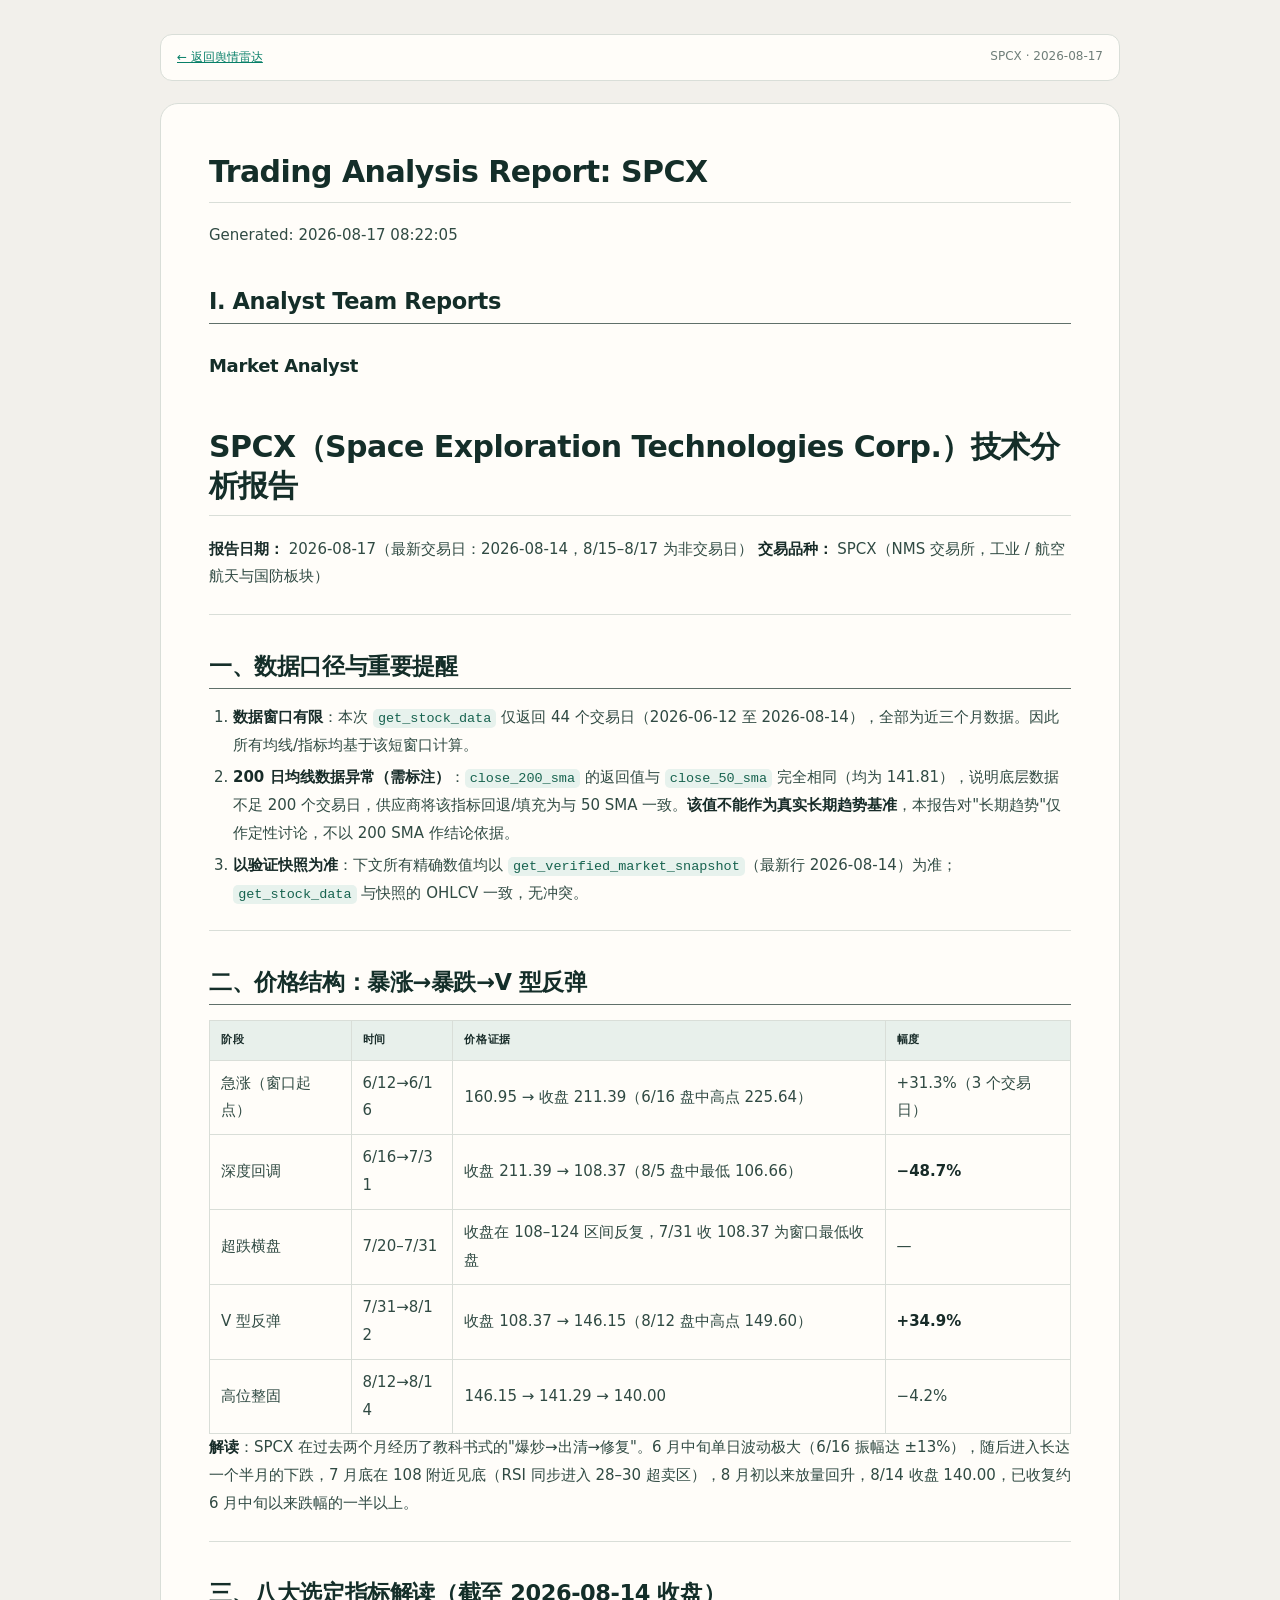
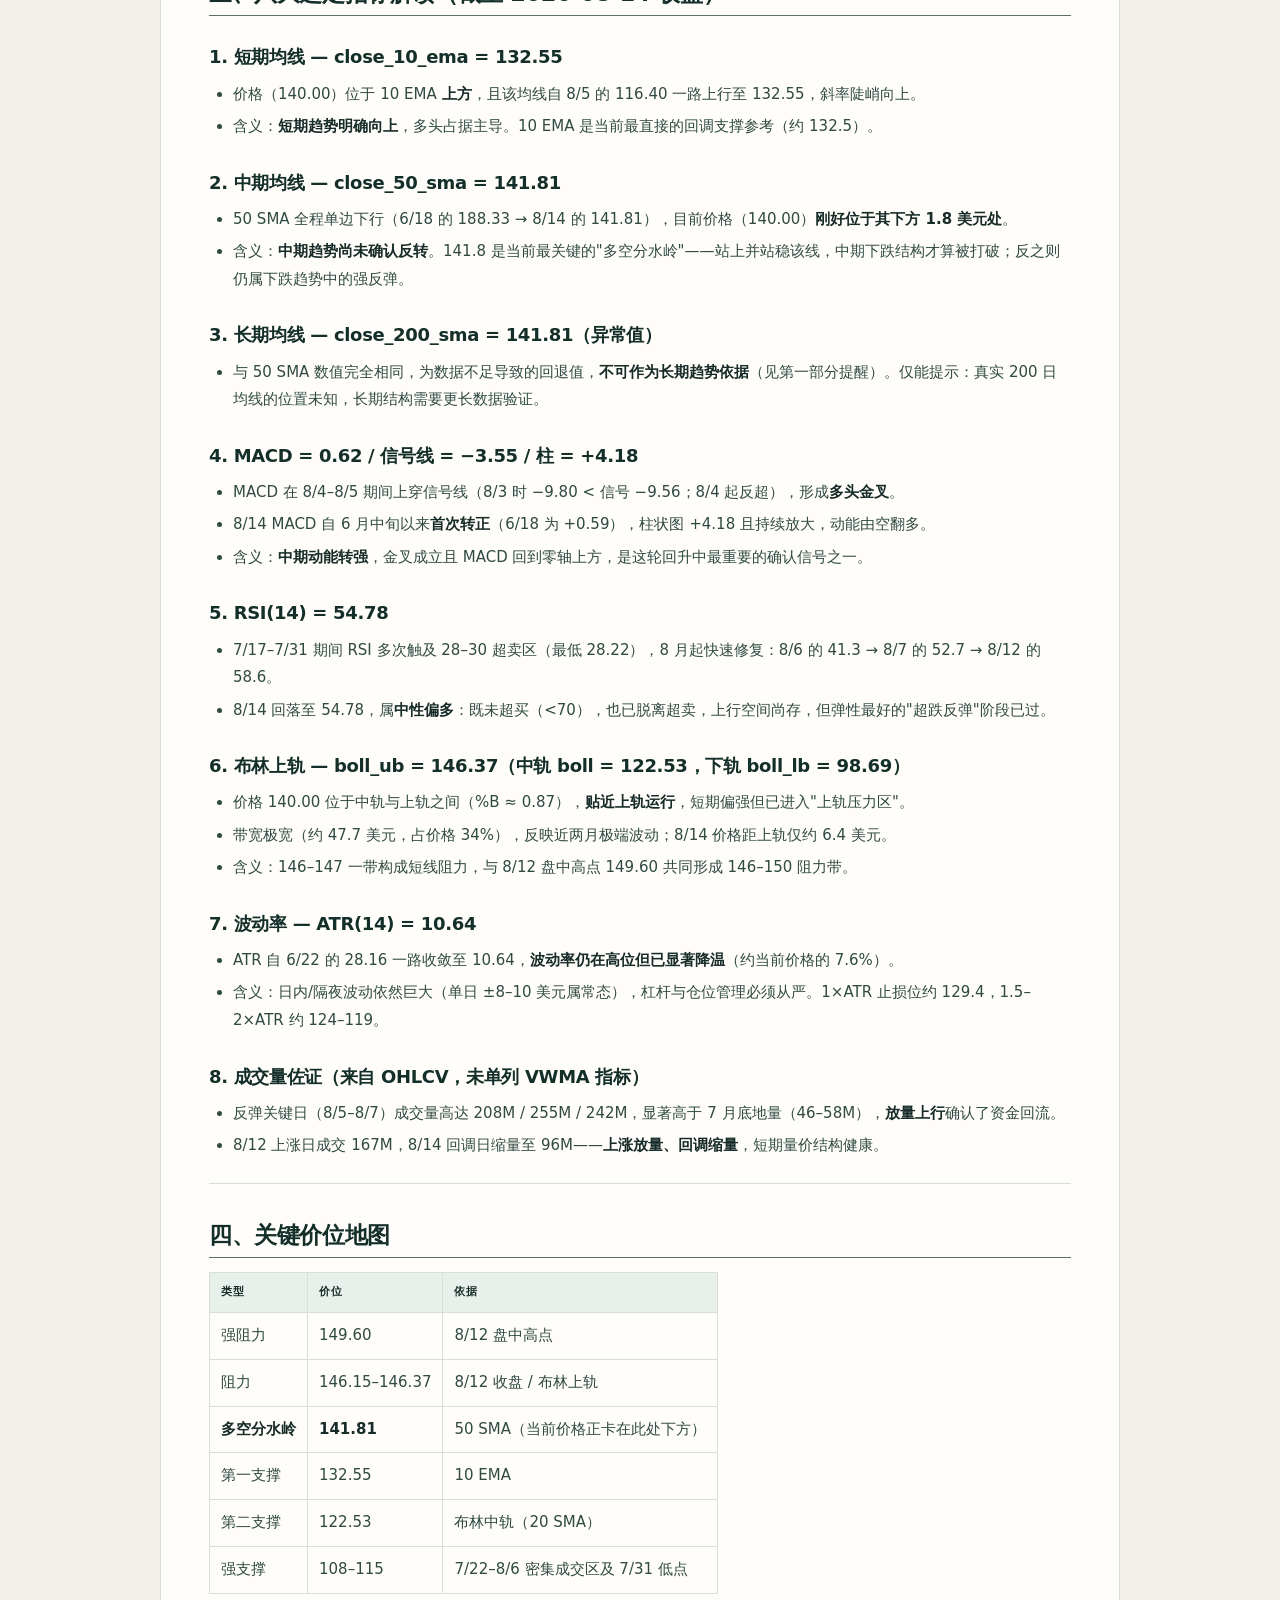
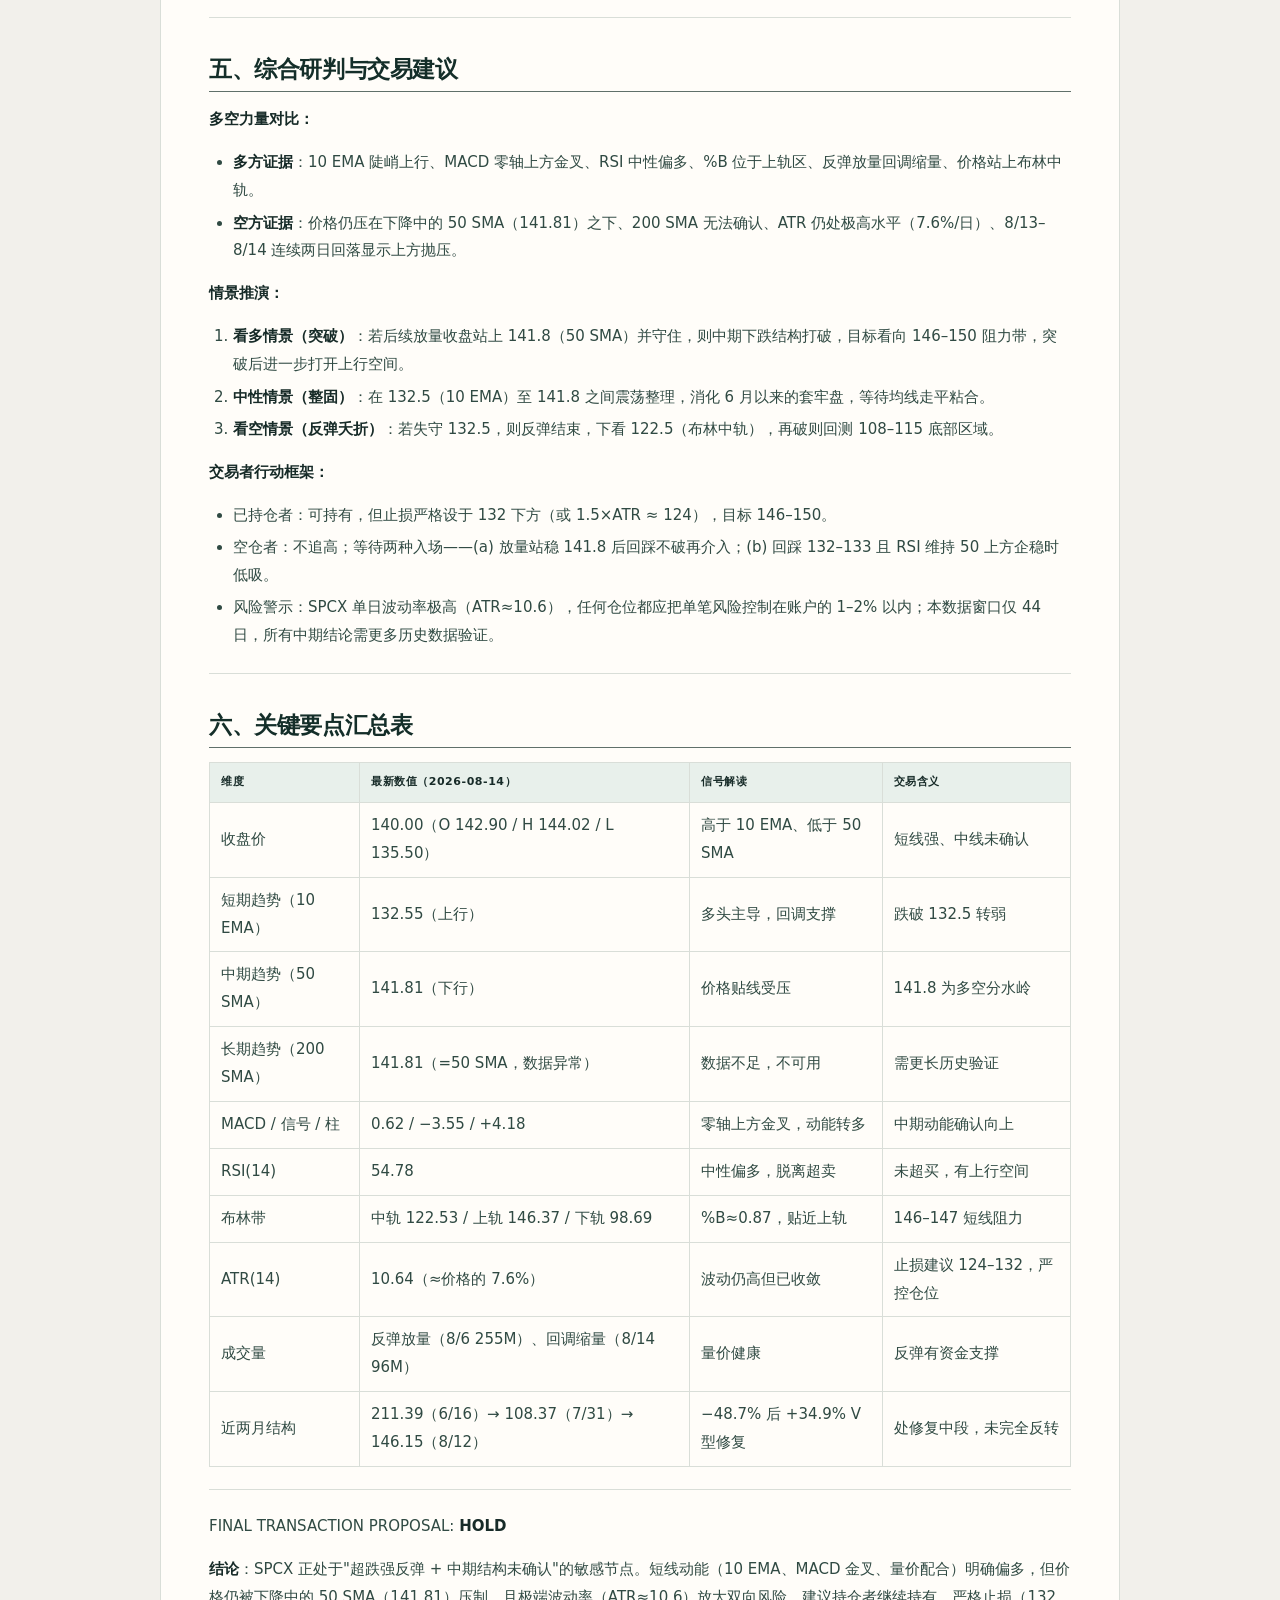
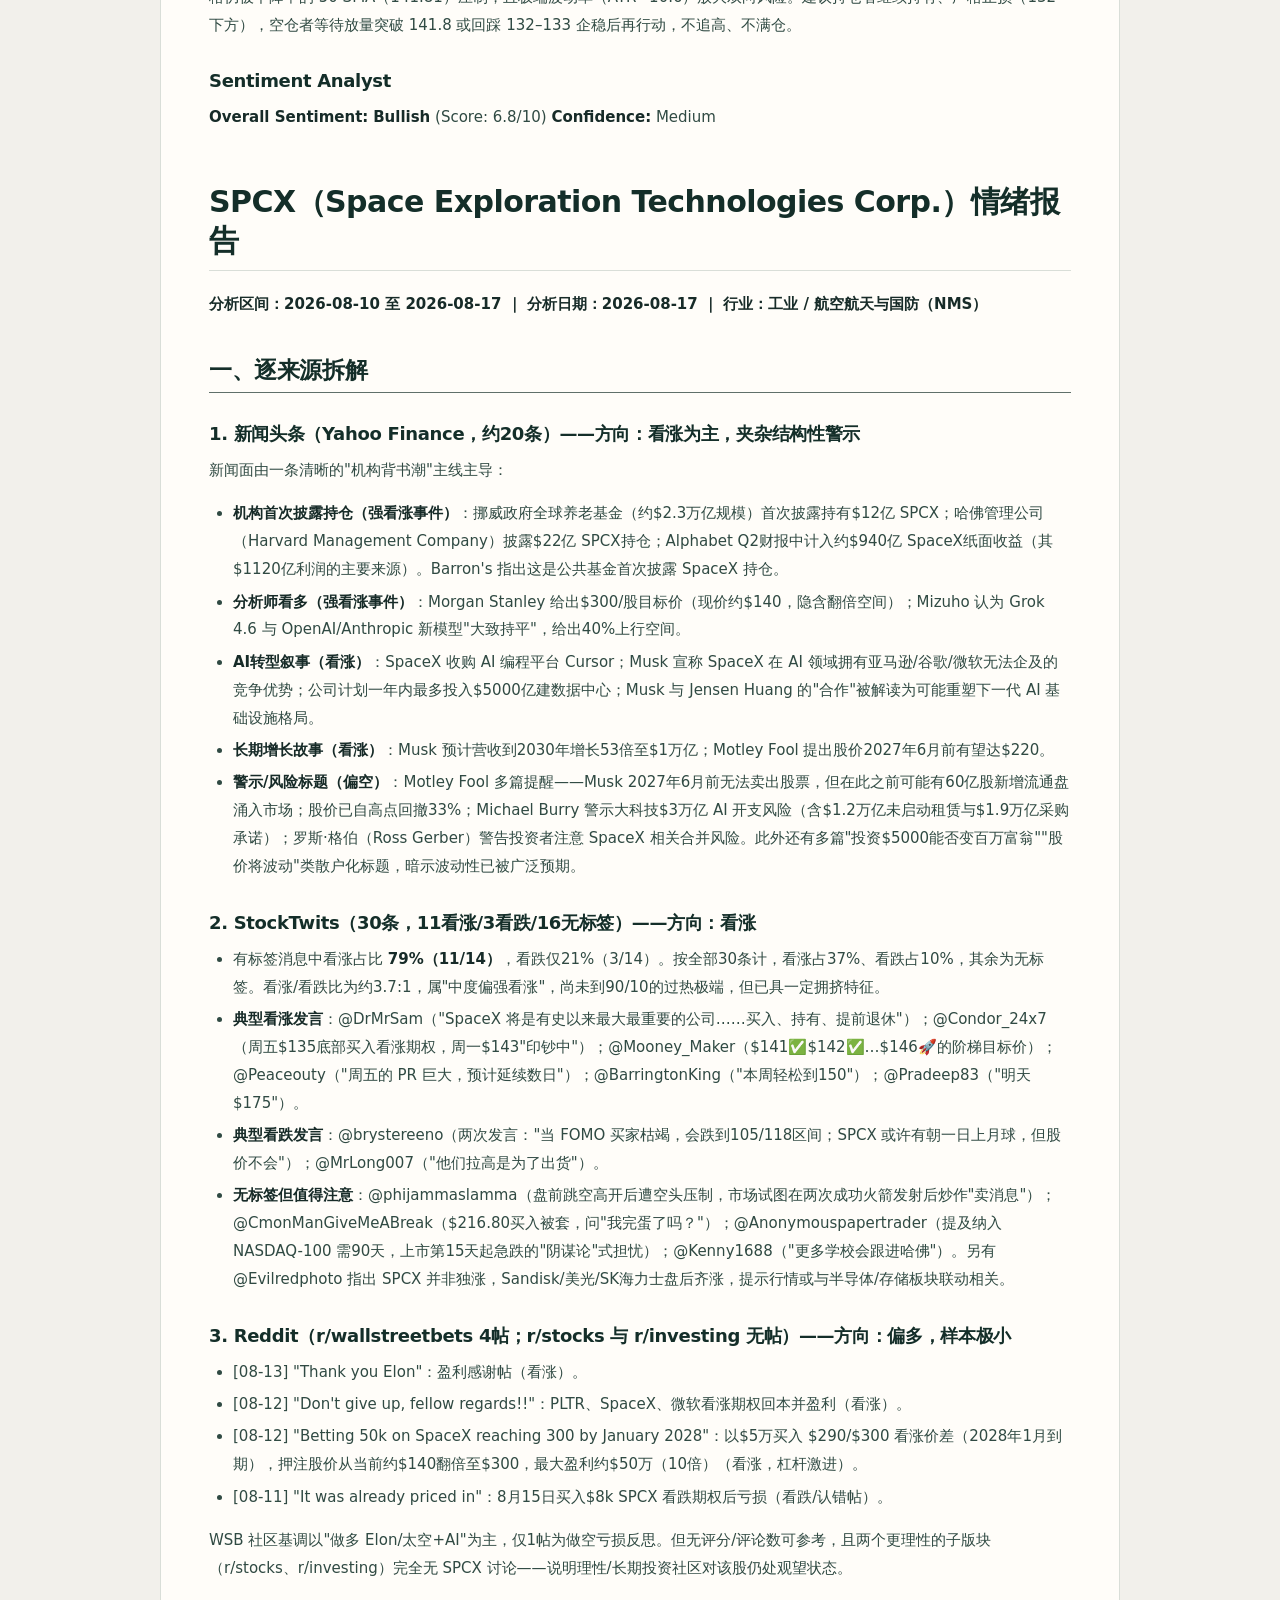
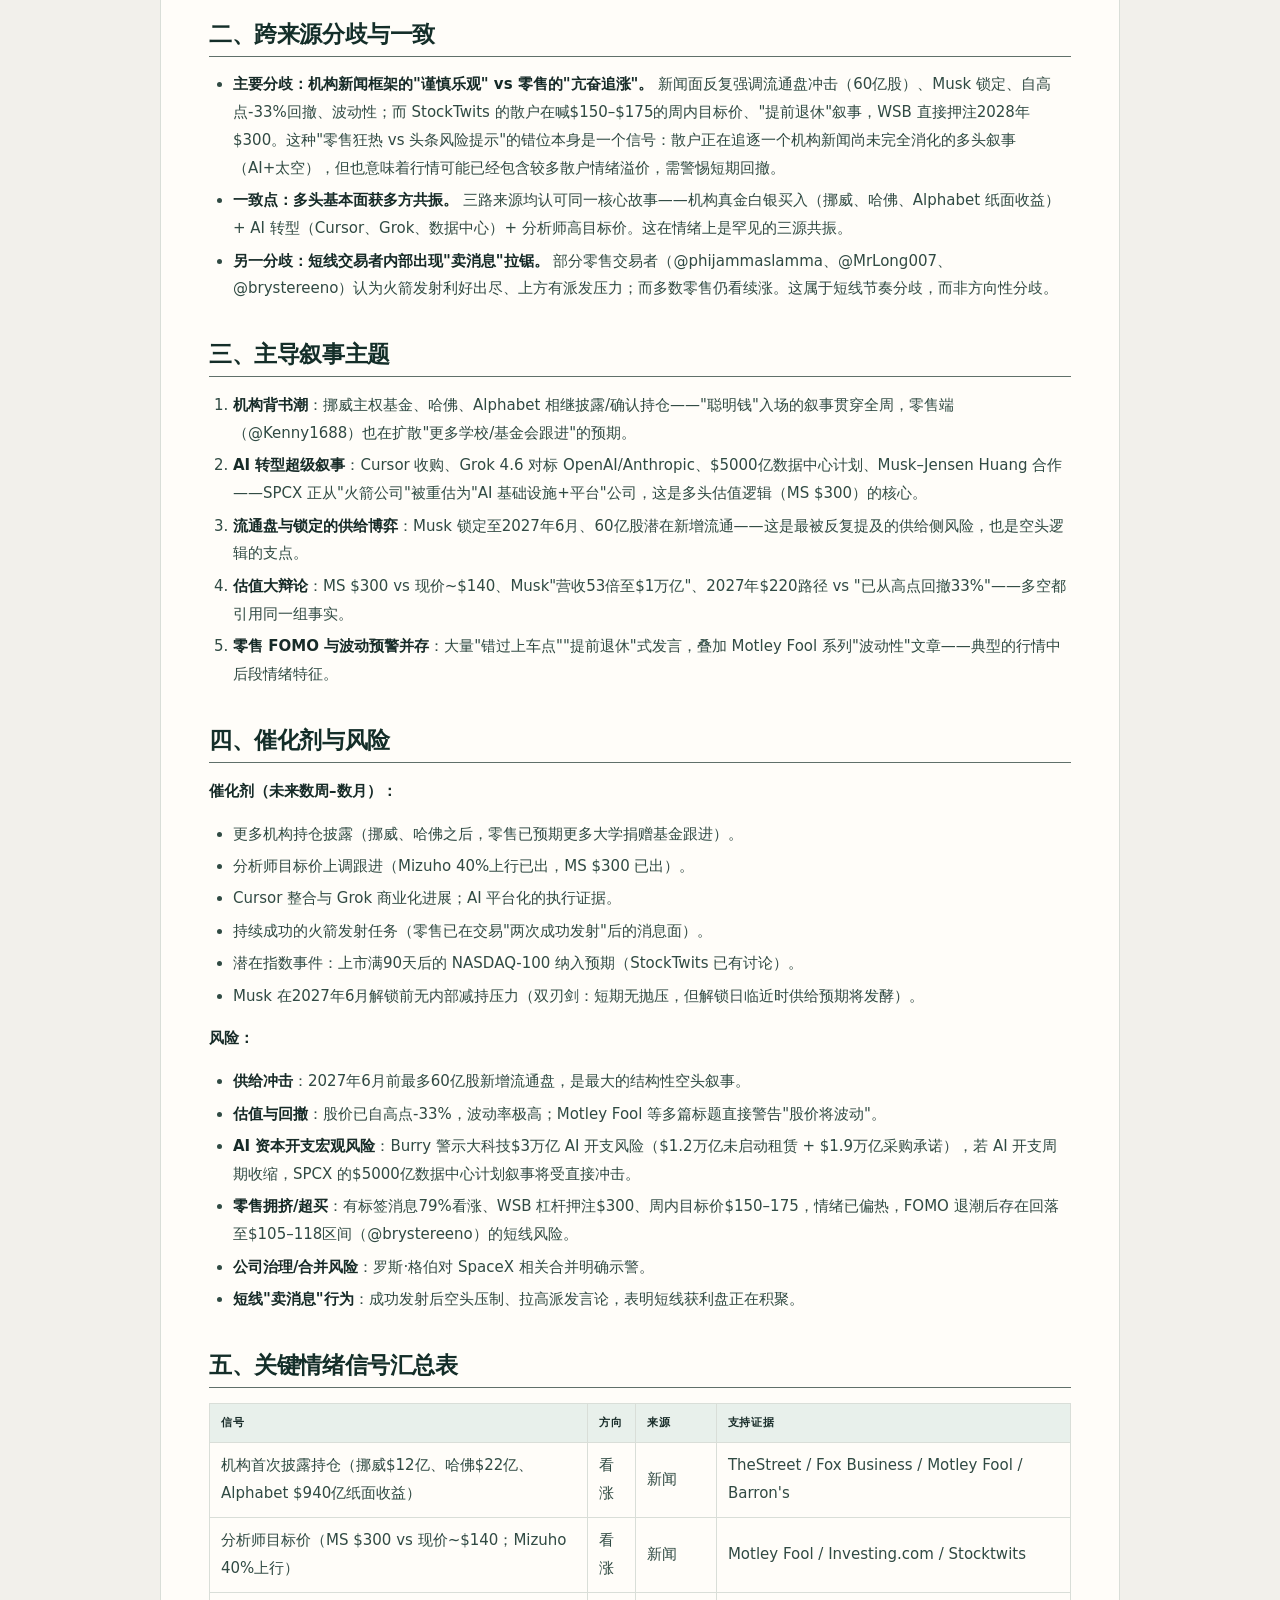
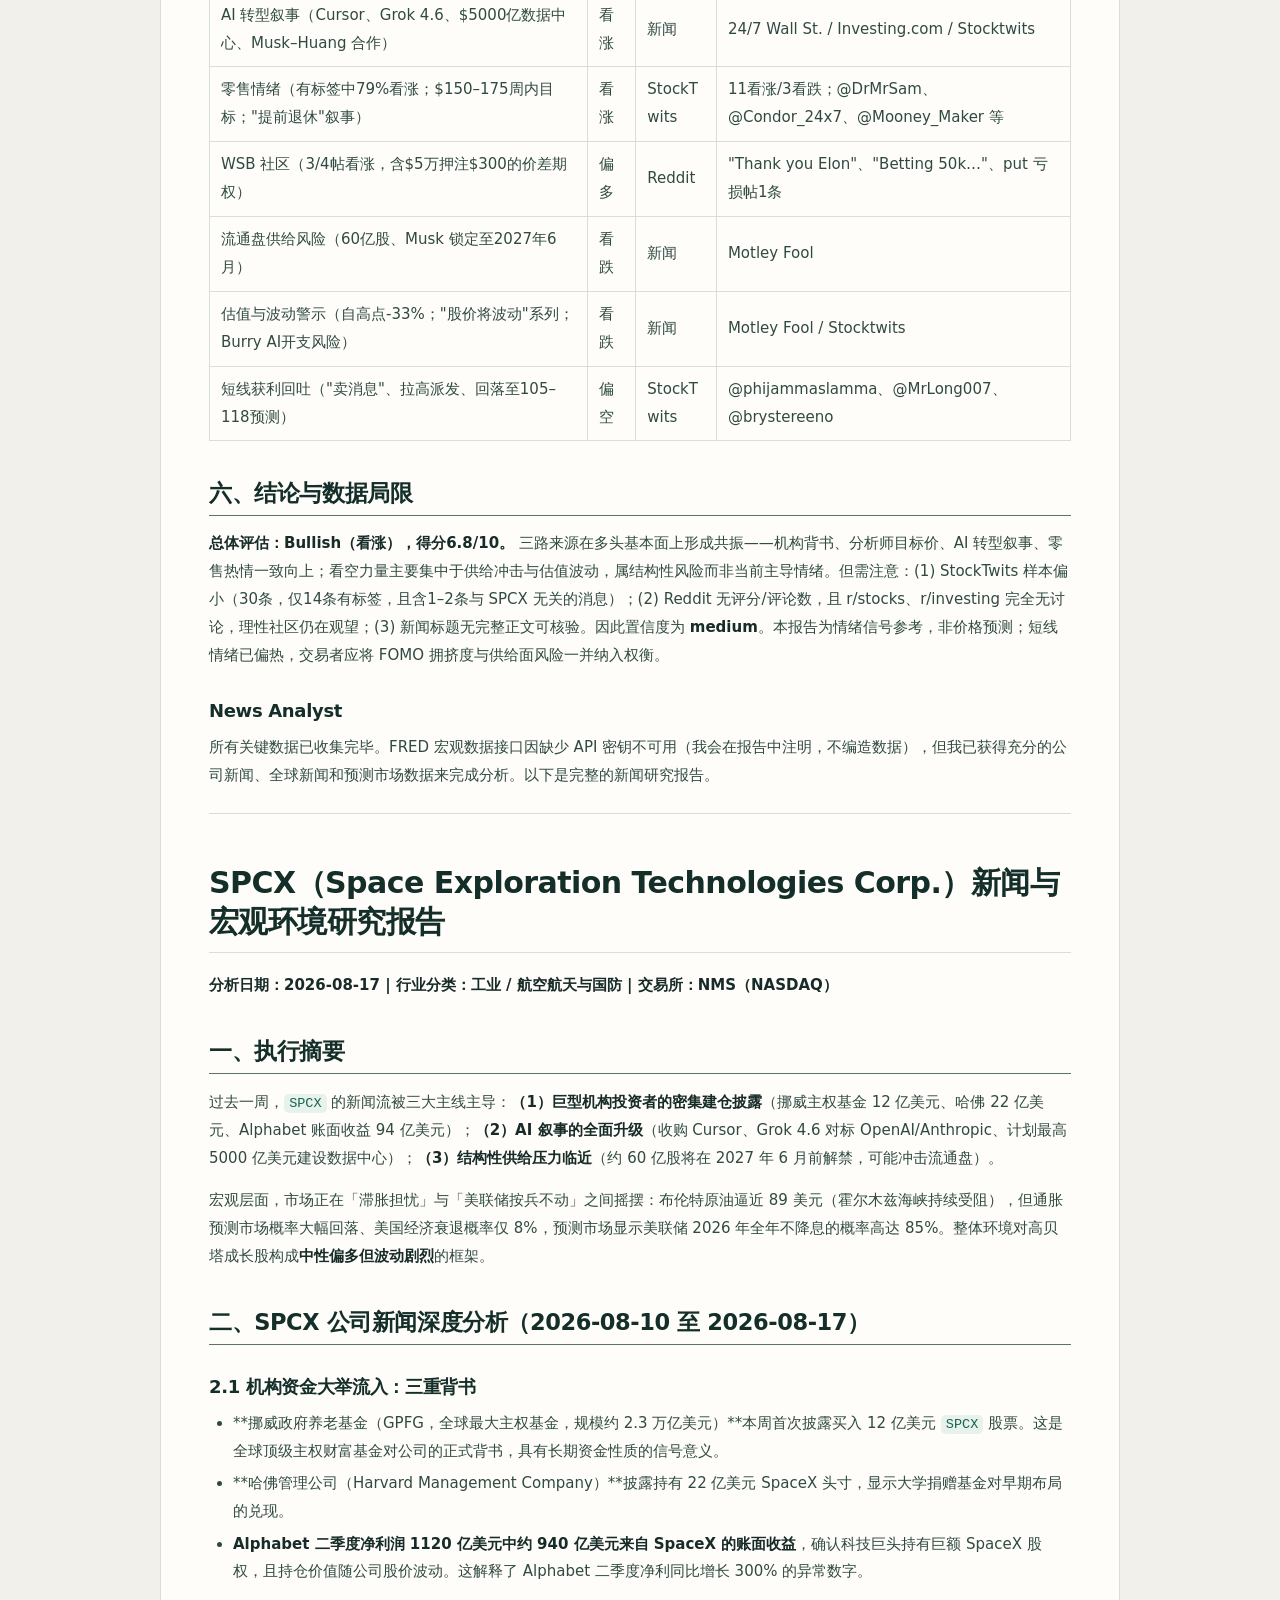
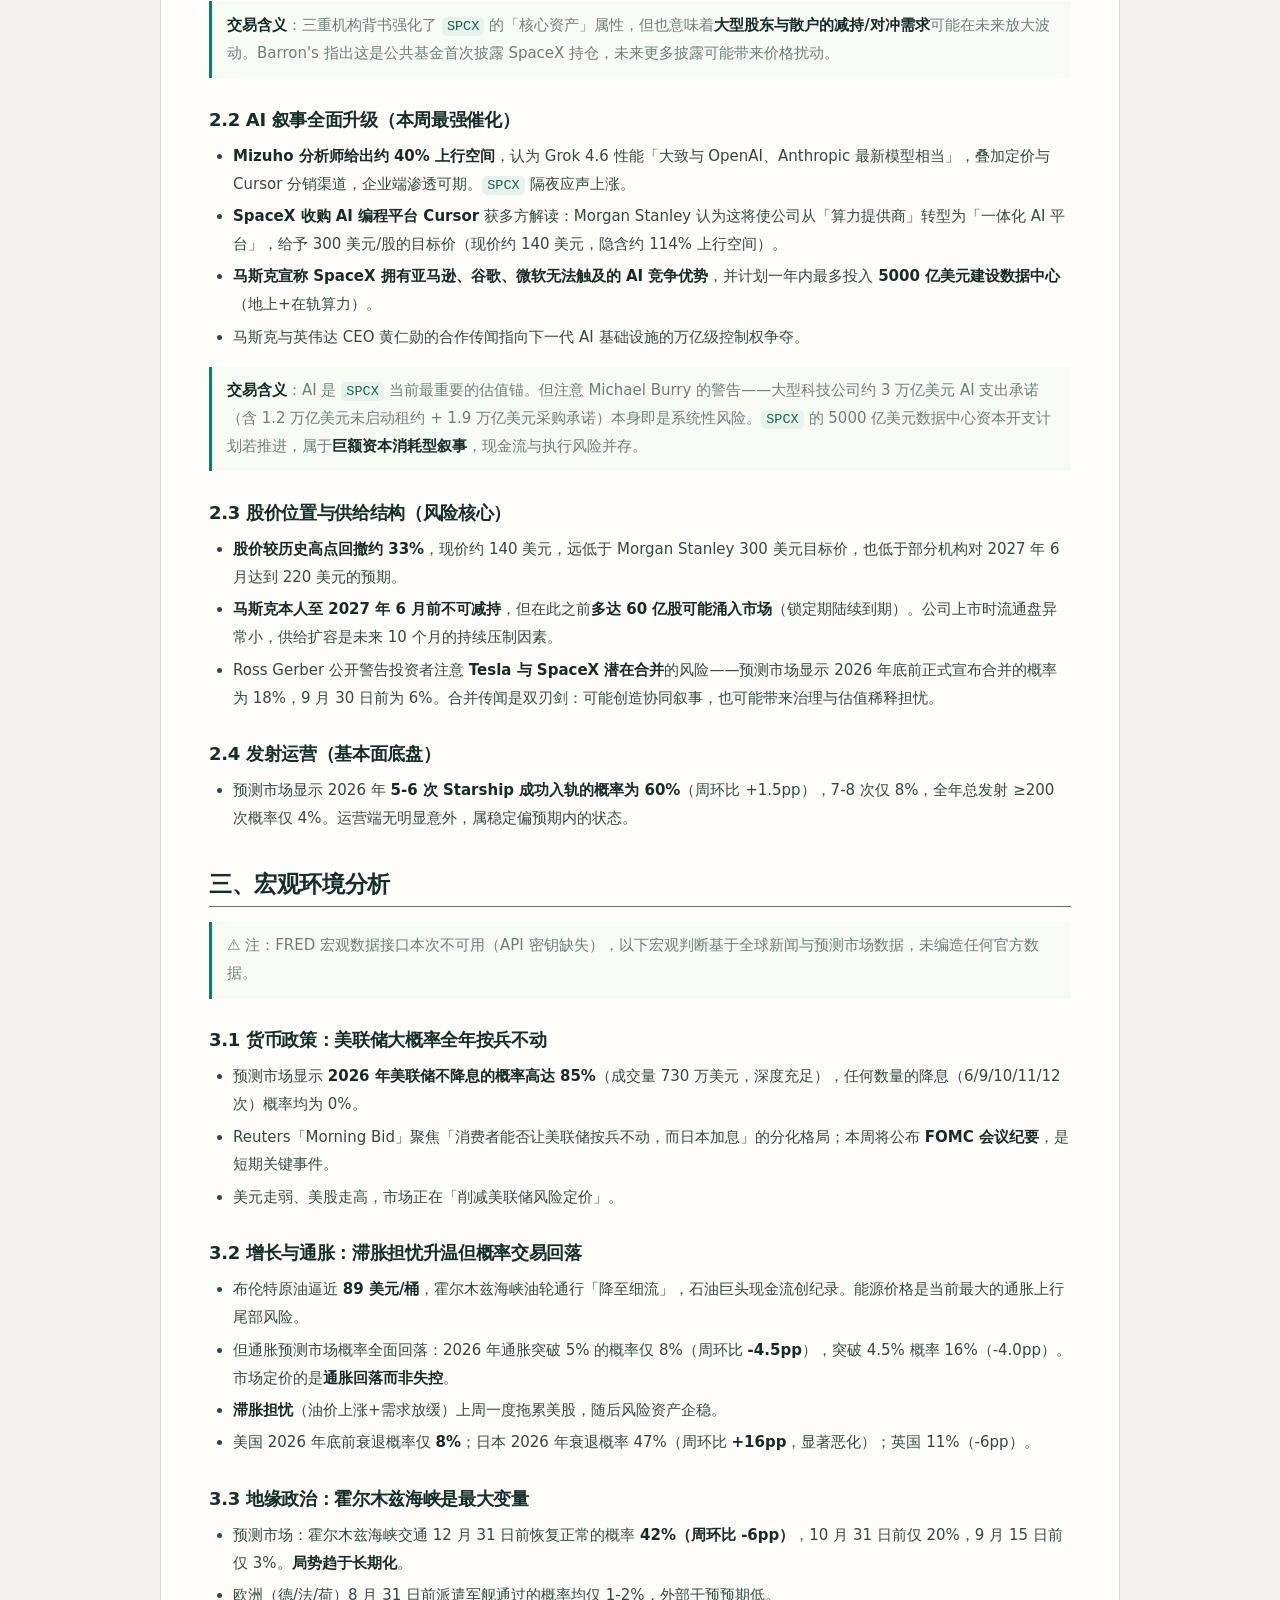
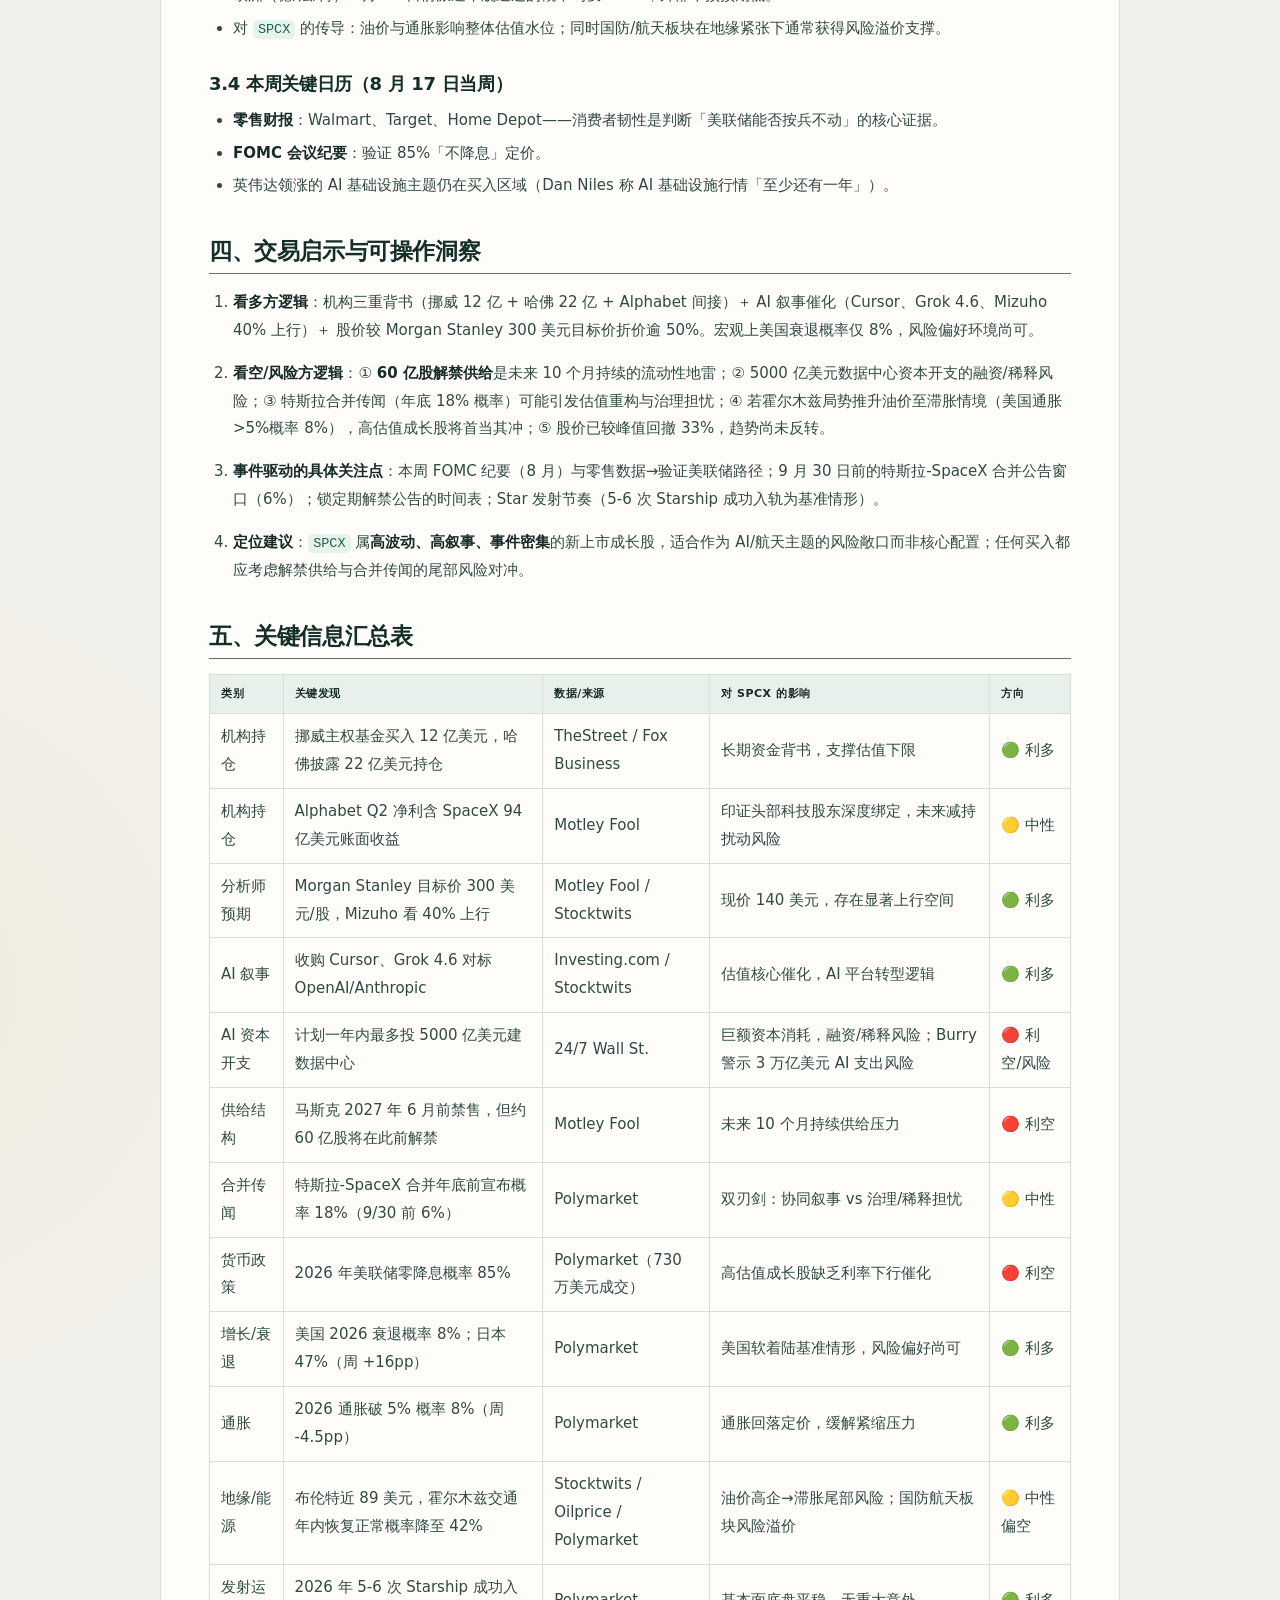
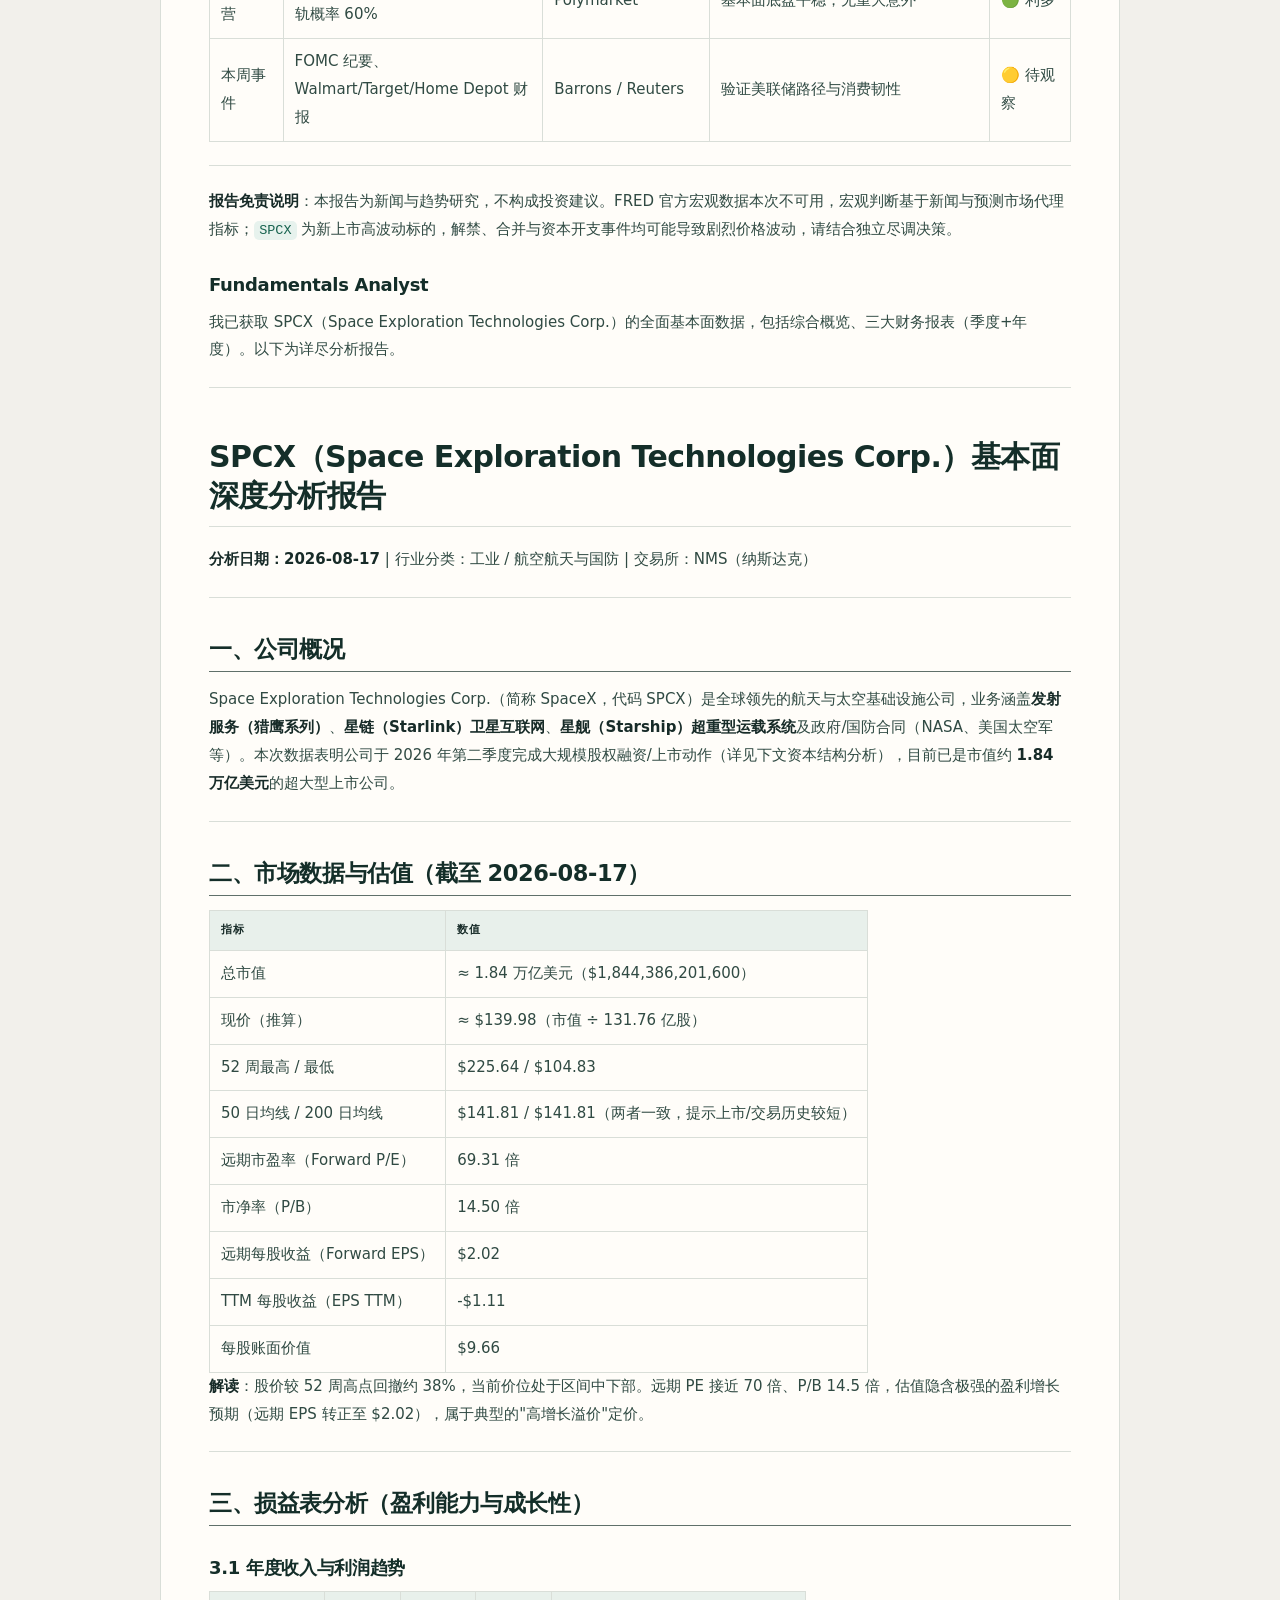
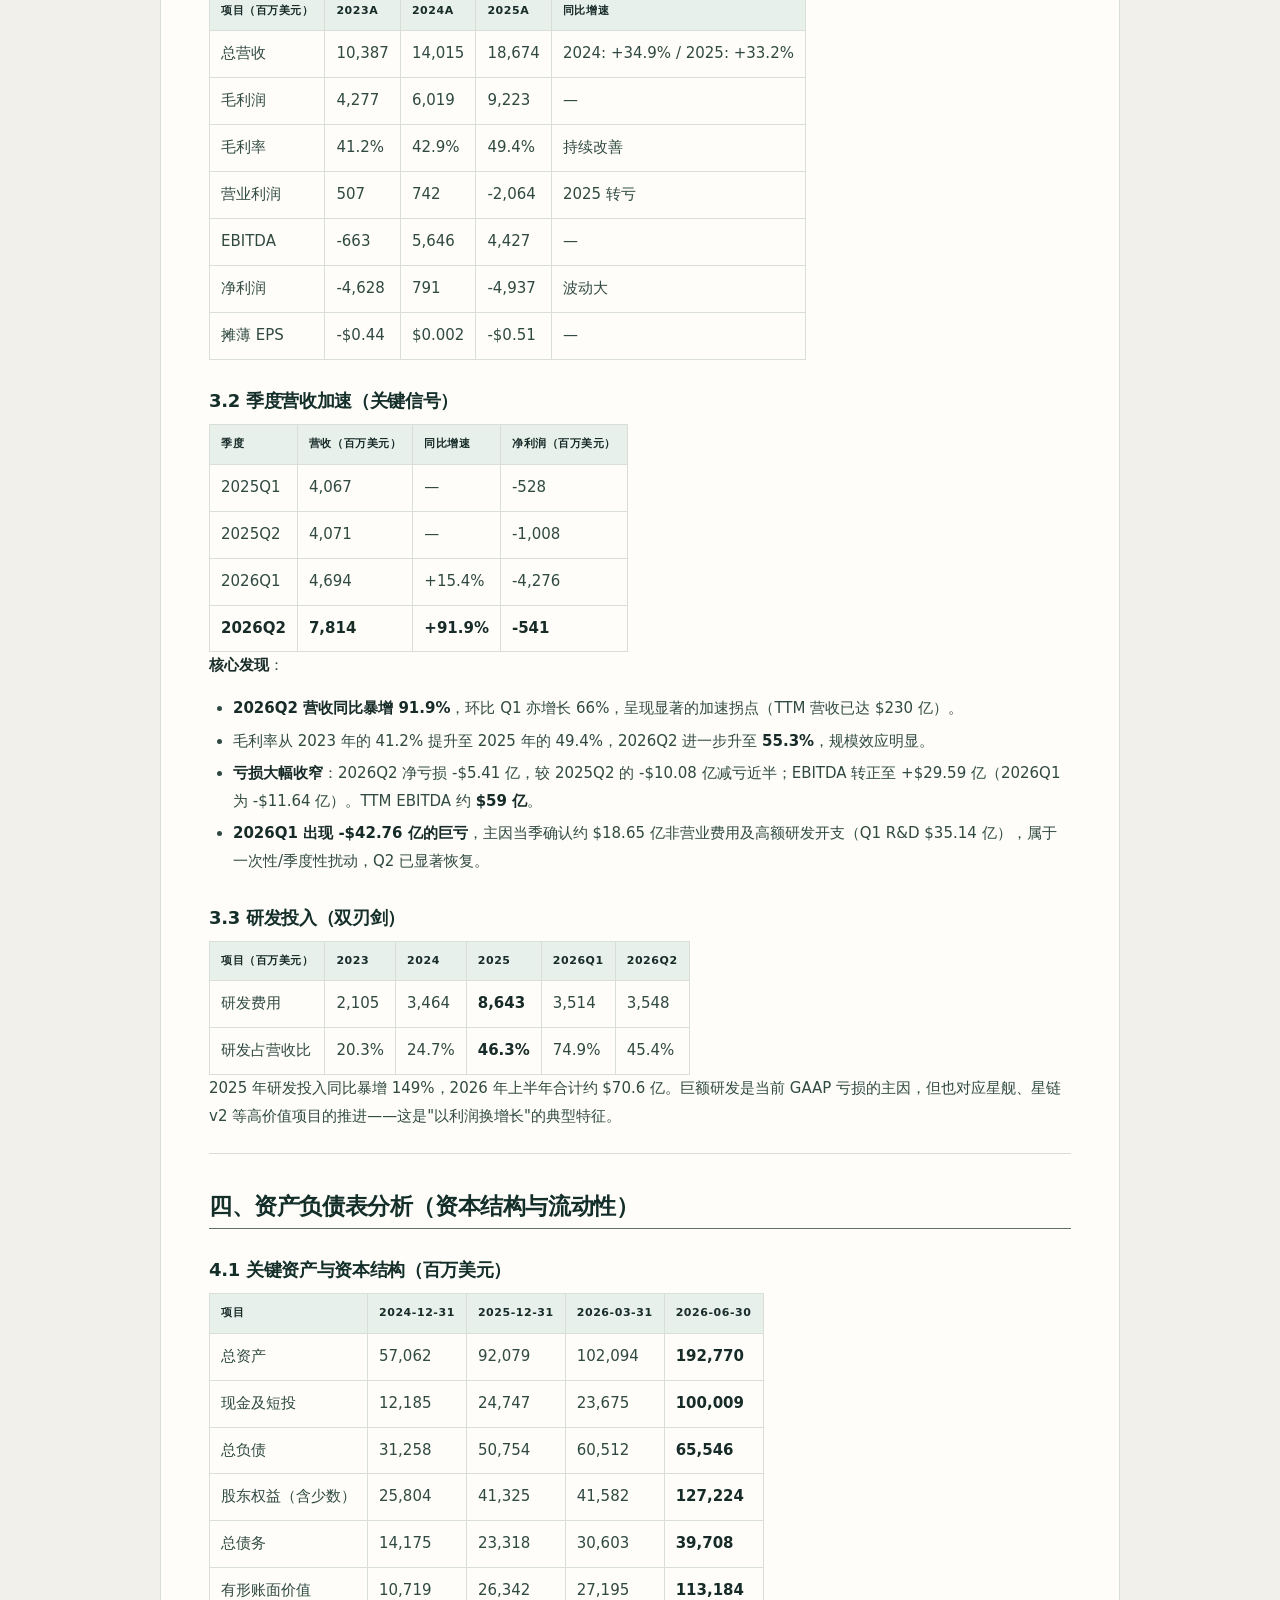
<file: site-dist/reports/SPCX/2026-08-17/complete_report.html>
<!doctype html>
<html lang="zh-CN">
  <head>
    <meta charset="utf-8" />
    <meta name="viewport" content="width=device-width, initial-scale=1" />
    <meta name="description" content="SPCX · 2026-08-17 · 完整报告" />
    <title>SPCX · 2026-08-17 · 完整报告</title>
    <link rel="icon" href="../../../favicon.svg" type="image/svg+xml" />
    <link rel="stylesheet" href="../../../styles.css" />
  </head>
  <body class="report-page">
    <main class="standalone-report">
      <nav class="report-toolbar">
        <a href="../../../">← 返回舆情雷达</a>
        <span>SPCX · 2026-08-17</span>
      </nav>
      <article class="markdown-body">
<h1>Trading Analysis Report: SPCX</h1>
<p>Generated: 2026-08-17 08:22:05</p>
<h2>I. Analyst Team Reports</h2>
<h3>Market Analyst</h3>
<h1>SPCX（Space Exploration Technologies Corp.）技术分析报告</h1>
<p><strong>报告日期：</strong> 2026-08-17（最新交易日：2026-08-14，8/15–8/17 为非交易日）
<strong>交易品种：</strong> SPCX（NMS 交易所，工业 / 航空航天与国防板块）</p>
<hr />
<h2>一、数据口径与重要提醒</h2>
<ol>
<li><strong>数据窗口有限</strong>：本次 <code>get_stock_data</code> 仅返回 44 个交易日（2026-06-12 至 2026-08-14），全部为近三个月数据。因此所有均线/指标均基于该短窗口计算。</li>
<li><strong>200 日均线数据异常（需标注）</strong>：<code>close_200_sma</code> 的返回值与 <code>close_50_sma</code> 完全相同（均为 141.81），说明底层数据不足 200 个交易日，供应商将该指标回退/填充为与 50 SMA 一致。<strong>该值不能作为真实长期趋势基准</strong>，本报告对&quot;长期趋势&quot;仅作定性讨论，不以 200 SMA 作结论依据。</li>
<li><strong>以验证快照为准</strong>：下文所有精确数值均以 <code>get_verified_market_snapshot</code>（最新行 2026-08-14）为准；<code>get_stock_data</code> 与快照的 OHLCV 一致，无冲突。</li>
</ol>
<hr />
<h2>二、价格结构：暴涨→暴跌→V 型反弹</h2>
<table>
<thead>
<tr>
<th>阶段</th>
<th>时间</th>
<th>价格证据</th>
<th>幅度</th>
</tr>
</thead>
<tbody>
<tr>
<td>急涨（窗口起点）</td>
<td>6/12→6/16</td>
<td>160.95 → 收盘 211.39（6/16 盘中高点 225.64）</td>
<td>+31.3%（3 个交易日）</td>
</tr>
<tr>
<td>深度回调</td>
<td>6/16→7/31</td>
<td>收盘 211.39 → 108.37（8/5 盘中最低 106.66）</td>
<td><strong>−48.7%</strong></td>
</tr>
<tr>
<td>超跌横盘</td>
<td>7/20–7/31</td>
<td>收盘在 108–124 区间反复，7/31 收 108.37 为窗口最低收盘</td>
<td>—</td>
</tr>
<tr>
<td>V 型反弹</td>
<td>7/31→8/12</td>
<td>收盘 108.37 → 146.15（8/12 盘中高点 149.60）</td>
<td><strong>+34.9%</strong></td>
</tr>
<tr>
<td>高位整固</td>
<td>8/12→8/14</td>
<td>146.15 → 141.29 → 140.00</td>
<td>−4.2%</td>
</tr>
</tbody>
</table>
<p><strong>解读</strong>：SPCX 在过去两个月经历了教科书式的&quot;爆炒→出清→修复&quot;。6 月中旬单日波动极大（6/16 振幅达 ±13%），随后进入长达一个半月的下跌，7 月底在 108 附近见底（RSI 同步进入 28–30 超卖区），8 月初以来放量回升，8/14 收盘 140.00，已收复约 6 月中旬以来跌幅的一半以上。</p>
<hr />
<h2>三、八大选定指标解读（截至 2026-08-14 收盘）</h2>
<h3>1. 短期均线 — close_10_ema = 132.55</h3>
<ul>
<li>价格（140.00）位于 10 EMA <strong>上方</strong>，且该均线自 8/5 的 116.40 一路上行至 132.55，斜率陡峭向上。</li>
<li>含义：<strong>短期趋势明确向上</strong>，多头占据主导。10 EMA 是当前最直接的回调支撑参考（约 132.5）。</li>
</ul>
<h3>2. 中期均线 — close_50_sma = 141.81</h3>
<ul>
<li>50 SMA 全程单边下行（6/18 的 188.33 → 8/14 的 141.81），目前价格（140.00）<strong>刚好位于其下方 1.8 美元处</strong>。</li>
<li>含义：<strong>中期趋势尚未确认反转</strong>。141.8 是当前最关键的&quot;多空分水岭&quot;——站上并站稳该线，中期下跌结构才算被打破；反之则仍属下跌趋势中的强反弹。</li>
</ul>
<h3>3. 长期均线 — close_200_sma = 141.81（异常值）</h3>
<ul>
<li>与 50 SMA 数值完全相同，为数据不足导致的回退值，<strong>不可作为长期趋势依据</strong>（见第一部分提醒）。仅能提示：真实 200 日均线的位置未知，长期结构需要更长数据验证。</li>
</ul>
<h3>4. MACD = 0.62 / 信号线 = −3.55 / 柱 = +4.18</h3>
<ul>
<li>MACD 在 8/4–8/5 期间上穿信号线（8/3 时 −9.80 &lt; 信号 −9.56；8/4 起反超），形成<strong>多头金叉</strong>。</li>
<li>8/14 MACD 自 6 月中旬以来<strong>首次转正</strong>（6/18 为 +0.59），柱状图 +4.18 且持续放大，动能由空翻多。</li>
<li>含义：<strong>中期动能转强</strong>，金叉成立且 MACD 回到零轴上方，是这轮回升中最重要的确认信号之一。</li>
</ul>
<h3>5. RSI(14) = 54.78</h3>
<ul>
<li>7/17–7/31 期间 RSI 多次触及 28–30 超卖区（最低 28.22），8 月起快速修复：8/6 的 41.3 → 8/7 的 52.7 → 8/12 的 58.6。</li>
<li>8/14 回落至 54.78，属<strong>中性偏多</strong>：既未超买（&lt;70），也已脱离超卖，上行空间尚存，但弹性最好的&quot;超跌反弹&quot;阶段已过。</li>
</ul>
<h3>6. 布林上轨 — boll_ub = 146.37（中轨 boll = 122.53，下轨 boll_lb = 98.69）</h3>
<ul>
<li>价格 140.00 位于中轨与上轨之间（%B ≈ 0.87），<strong>贴近上轨运行</strong>，短期偏强但已进入&quot;上轨压力区&quot;。</li>
<li>带宽极宽（约 47.7 美元，占价格 34%），反映近两月极端波动；8/14 价格距上轨仅约 6.4 美元。</li>
<li>含义：146–147 一带构成短线阻力，与 8/12 盘中高点 149.60 共同形成 146–150 阻力带。</li>
</ul>
<h3>7. 波动率 — ATR(14) = 10.64</h3>
<ul>
<li>ATR 自 6/22 的 28.16 一路收敛至 10.64，<strong>波动率仍在高位但已显著降温</strong>（约当前价格的 7.6%）。</li>
<li>含义：日内/隔夜波动依然巨大（单日 ±8–10 美元属常态），杠杆与仓位管理必须从严。1×ATR 止损位约 129.4，1.5–2×ATR 约 124–119。</li>
</ul>
<h3>8. 成交量佐证（来自 OHLCV，未单列 VWMA 指标）</h3>
<ul>
<li>反弹关键日（8/5–8/7）成交量高达 208M / 255M / 242M，显著高于 7 月底地量（46–58M），<strong>放量上行</strong>确认了资金回流。</li>
<li>8/12 上涨日成交 167M，8/14 回调日缩量至 96M——<strong>上涨放量、回调缩量</strong>，短期量价结构健康。</li>
</ul>
<hr />
<h2>四、关键价位地图</h2>
<table>
<thead>
<tr>
<th>类型</th>
<th>价位</th>
<th>依据</th>
</tr>
</thead>
<tbody>
<tr>
<td>强阻力</td>
<td>149.60</td>
<td>8/12 盘中高点</td>
</tr>
<tr>
<td>阻力</td>
<td>146.15–146.37</td>
<td>8/12 收盘 / 布林上轨</td>
</tr>
<tr>
<td><strong>多空分水岭</strong></td>
<td><strong>141.81</strong></td>
<td>50 SMA（当前价格正卡在此处下方）</td>
</tr>
<tr>
<td>第一支撑</td>
<td>132.55</td>
<td>10 EMA</td>
</tr>
<tr>
<td>第二支撑</td>
<td>122.53</td>
<td>布林中轨（20 SMA）</td>
</tr>
<tr>
<td>强支撑</td>
<td>108–115</td>
<td>7/22–8/6 密集成交区及 7/31 低点</td>
</tr>
</tbody>
</table>
<hr />
<h2>五、综合研判与交易建议</h2>
<p><strong>多空力量对比：</strong></p>
<ul>
<li><strong>多方证据</strong>：10 EMA 陡峭上行、MACD 零轴上方金叉、RSI 中性偏多、%B 位于上轨区、反弹放量回调缩量、价格站上布林中轨。</li>
<li><strong>空方证据</strong>：价格仍压在下降中的 50 SMA（141.81）之下、200 SMA 无法确认、ATR 仍处极高水平（7.6%/日）、8/13–8/14 连续两日回落显示上方抛压。</li>
</ul>
<p><strong>情景推演：</strong></p>
<ol>
<li><strong>看多情景（突破）</strong>：若后续放量收盘站上 141.8（50 SMA）并守住，则中期下跌结构打破，目标看向 146–150 阻力带，突破后进一步打开上行空间。</li>
<li><strong>中性情景（整固）</strong>：在 132.5（10 EMA）至 141.8 之间震荡整理，消化 6 月以来的套牢盘，等待均线走平粘合。</li>
<li><strong>看空情景（反弹夭折）</strong>：若失守 132.5，则反弹结束，下看 122.5（布林中轨），再破则回测 108–115 底部区域。</li>
</ol>
<p><strong>交易者行动框架：</strong></p>
<ul>
<li>已持仓者：可持有，但止损严格设于 132 下方（或 1.5×ATR ≈ 124），目标 146–150。</li>
<li>空仓者：不追高；等待两种入场——(a) 放量站稳 141.8 后回踩不破再介入；(b) 回踩 132–133 且 RSI 维持 50 上方企稳时低吸。</li>
<li>风险警示：SPCX 单日波动率极高（ATR≈10.6），任何仓位都应把单笔风险控制在账户的 1–2% 以内；本数据窗口仅 44 日，所有中期结论需更多历史数据验证。</li>
</ul>
<hr />
<h2>六、关键要点汇总表</h2>
<table>
<thead>
<tr>
<th>维度</th>
<th>最新数值（2026-08-14）</th>
<th>信号解读</th>
<th>交易含义</th>
</tr>
</thead>
<tbody>
<tr>
<td>收盘价</td>
<td>140.00（O 142.90 / H 144.02 / L 135.50）</td>
<td>高于 10 EMA、低于 50 SMA</td>
<td>短线强、中线未确认</td>
</tr>
<tr>
<td>短期趋势（10 EMA）</td>
<td>132.55（上行）</td>
<td>多头主导，回调支撑</td>
<td>跌破 132.5 转弱</td>
</tr>
<tr>
<td>中期趋势（50 SMA）</td>
<td>141.81（下行）</td>
<td>价格贴线受压</td>
<td>141.8 为多空分水岭</td>
</tr>
<tr>
<td>长期趋势（200 SMA）</td>
<td>141.81（=50 SMA，数据异常）</td>
<td>数据不足，不可用</td>
<td>需更长历史验证</td>
</tr>
<tr>
<td>MACD / 信号 / 柱</td>
<td>0.62 / −3.55 / +4.18</td>
<td>零轴上方金叉，动能转多</td>
<td>中期动能确认向上</td>
</tr>
<tr>
<td>RSI(14)</td>
<td>54.78</td>
<td>中性偏多，脱离超卖</td>
<td>未超买，有上行空间</td>
</tr>
<tr>
<td>布林带</td>
<td>中轨 122.53 / 上轨 146.37 / 下轨 98.69</td>
<td>%B≈0.87，贴近上轨</td>
<td>146–147 短线阻力</td>
</tr>
<tr>
<td>ATR(14)</td>
<td>10.64（≈价格的 7.6%）</td>
<td>波动仍高但已收敛</td>
<td>止损建议 124–132，严控仓位</td>
</tr>
<tr>
<td>成交量</td>
<td>反弹放量（8/6 255M）、回调缩量（8/14 96M）</td>
<td>量价健康</td>
<td>反弹有资金支撑</td>
</tr>
<tr>
<td>近两月结构</td>
<td>211.39（6/16）→ 108.37（7/31）→ 146.15（8/12）</td>
<td>−48.7% 后 +34.9% V 型修复</td>
<td>处修复中段，未完全反转</td>
</tr>
</tbody>
</table>
<hr />
<p>FINAL TRANSACTION PROPOSAL: <strong>HOLD</strong></p>
<p><strong>结论</strong>：SPCX 正处于&quot;超跌强反弹 + 中期结构未确认&quot;的敏感节点。短线动能（10 EMA、MACD 金叉、量价配合）明确偏多，但价格仍被下降中的 50 SMA（141.81）压制，且极端波动率（ATR≈10.6）放大双向风险。建议持仓者继续持有、严格止损（132 下方），空仓者等待放量突破 141.8 或回踩 132–133 企稳后再行动，不追高、不满仓。</p>
<h3>Sentiment Analyst</h3>
<p><strong>Overall Sentiment:</strong> <strong>Bullish</strong> (Score: 6.8/10)
<strong>Confidence:</strong> Medium</p>
<h1>SPCX（Space Exploration Technologies Corp.）情绪报告</h1>
<p><strong>分析区间：2026-08-10 至 2026-08-17 ｜ 分析日期：2026-08-17 ｜ 行业：工业 / 航空航天与国防（NMS）</strong></p>
<h2>一、逐来源拆解</h2>
<h3>1. 新闻头条（Yahoo Finance，约20条）——方向：看涨为主，夹杂结构性警示</h3>
<p>新闻面由一条清晰的&quot;机构背书潮&quot;主线主导：</p>
<ul>
<li><strong>机构首次披露持仓（强看涨事件）</strong>：挪威政府全球养老基金（约$2.3万亿规模）首次披露持有$12亿 SPCX；哈佛管理公司（Harvard Management Company）披露$22亿 SPCX持仓；Alphabet Q2财报中计入约$940亿 SpaceX纸面收益（其$1120亿利润的主要来源）。Barron's 指出这是公共基金首次披露 SpaceX 持仓。</li>
<li><strong>分析师看多（强看涨事件）</strong>：Morgan Stanley 给出$300/股目标价（现价约$140，隐含翻倍空间）；Mizuho 认为 Grok 4.6 与 OpenAI/Anthropic 新模型&quot;大致持平&quot;，给出40%上行空间。</li>
<li><strong>AI转型叙事（看涨）</strong>：SpaceX 收购 AI 编程平台 Cursor；Musk 宣称 SpaceX 在 AI 领域拥有亚马逊/谷歌/微软无法企及的竞争优势；公司计划一年内最多投入$5000亿建数据中心；Musk 与 Jensen Huang 的&quot;合作&quot;被解读为可能重塑下一代 AI 基础设施格局。</li>
<li><strong>长期增长故事（看涨）</strong>：Musk 预计营收到2030年增长53倍至$1万亿；Motley Fool 提出股价2027年6月前有望达$220。</li>
<li><strong>警示/风险标题（偏空）</strong>：Motley Fool 多篇提醒——Musk 2027年6月前无法卖出股票，但在此之前可能有60亿股新增流通盘涌入市场；股价已自高点回撤33%；Michael Burry 警示大科技$3万亿 AI 开支风险（含$1.2万亿未启动租赁与$1.9万亿采购承诺）；罗斯·格伯（Ross Gerber）警告投资者注意 SpaceX 相关合并风险。此外还有多篇&quot;投资$5000能否变百万富翁&quot;&quot;股价将波动&quot;类散户化标题，暗示波动性已被广泛预期。</li>
</ul>
<h3>2. StockTwits（30条，11看涨/3看跌/16无标签）——方向：看涨</h3>
<ul>
<li>有标签消息中看涨占比 <strong>79%（11/14）</strong>，看跌仅21%（3/14）。按全部30条计，看涨占37%、看跌占10%，其余为无标签。看涨/看跌比为约3.7:1，属&quot;中度偏强看涨&quot;，尚未到90/10的过热极端，但已具一定拥挤特征。</li>
<li><strong>典型看涨发言</strong>：@DrMrSam（&quot;SpaceX 将是有史以来最大最重要的公司……买入、持有、提前退休&quot;）；@Condor_24x7（周五$135底部买入看涨期权，周一$143&quot;印钞中&quot;）；@Mooney_Maker（$141✅$142✅…$146🚀的阶梯目标价）；@Peaceouty（&quot;周五的 PR 巨大，预计延续数日&quot;）；@BarringtonKing（&quot;本周轻松到150&quot;）；@Pradeep83（&quot;明天$175&quot;）。</li>
<li><strong>典型看跌发言</strong>：@brystereeno（两次发言：&quot;当 FOMO 买家枯竭，会跌到105/118区间；SPCX 或许有朝一日上月球，但股价不会&quot;）；@MrLong007（&quot;他们拉高是为了出货&quot;）。</li>
<li><strong>无标签但值得注意</strong>：@phijammaslamma（盘前跳空高开后遭空头压制，市场试图在两次成功火箭发射后炒作&quot;卖消息&quot;）；@CmonManGiveMeABreak（$216.80买入被套，问&quot;我完蛋了吗？&quot;）；@Anonymouspapertrader（提及纳入 NASDAQ-100 需90天，上市第15天起急跌的&quot;阴谋论&quot;式担忧）；@Kenny1688（&quot;更多学校会跟进哈佛&quot;）。另有 @Evilredphoto 指出 SPCX 并非独涨，Sandisk/美光/SK海力士盘后齐涨，提示行情或与半导体/存储板块联动相关。</li>
</ul>
<h3>3. Reddit（r/wallstreetbets 4帖；r/stocks 与 r/investing 无帖）——方向：偏多，样本极小</h3>
<ul>
<li>[08-13] &quot;Thank you Elon&quot;：盈利感谢帖（看涨）。</li>
<li>[08-12] &quot;Don't give up, fellow regards!!&quot;：PLTR、SpaceX、微软看涨期权回本并盈利（看涨）。</li>
<li>[08-12] &quot;Betting 50k on SpaceX reaching 300 by January 2028&quot;：以$5万买入 $290/$300 看涨价差（2028年1月到期），押注股价从当前约$140翻倍至$300，最大盈利约$50万（10倍）（看涨，杠杆激进）。</li>
<li>[08-11] &quot;It was already priced in&quot;：8月15日买入$8k SPCX 看跌期权后亏损（看跌/认错帖）。</li>
</ul>
<p>WSB 社区基调以&quot;做多 Elon/太空+AI&quot;为主，仅1帖为做空亏损反思。但无评分/评论数可参考，且两个更理性的子版块（r/stocks、r/investing）完全无 SPCX 讨论——说明理性/长期投资社区对该股仍处观望状态。</p>
<h2>二、跨来源分歧与一致</h2>
<ul>
<li><strong>主要分歧：机构新闻框架的&quot;谨慎乐观&quot; vs 零售的&quot;亢奋追涨&quot;。</strong> 新闻面反复强调流通盘冲击（60亿股）、Musk 锁定、自高点-33%回撤、波动性；而 StockTwits 的散户在喊$150–$175的周内目标价、&quot;提前退休&quot;叙事，WSB 直接押注2028年$300。这种&quot;零售狂热 vs 头条风险提示&quot;的错位本身是一个信号：散户正在追逐一个机构新闻尚未完全消化的多头叙事（AI+太空），但也意味着行情可能已经包含较多散户情绪溢价，需警惕短期回撤。</li>
<li><strong>一致点：多头基本面获多方共振。</strong> 三路来源均认可同一核心故事——机构真金白银买入（挪威、哈佛、Alphabet 纸面收益）+ AI 转型（Cursor、Grok、数据中心）+ 分析师高目标价。这在情绪上是罕见的三源共振。</li>
<li><strong>另一分歧：短线交易者内部出现&quot;卖消息&quot;拉锯。</strong> 部分零售交易者（@phijammaslamma、@MrLong007、@brystereeno）认为火箭发射利好出尽、上方有派发压力；而多数零售仍看续涨。这属于短线节奏分歧，而非方向性分歧。</li>
</ul>
<h2>三、主导叙事主题</h2>
<ol>
<li><strong>机构背书潮</strong>：挪威主权基金、哈佛、Alphabet 相继披露/确认持仓——&quot;聪明钱&quot;入场的叙事贯穿全周，零售端（@Kenny1688）也在扩散&quot;更多学校/基金会跟进&quot;的预期。</li>
<li><strong>AI 转型超级叙事</strong>：Cursor 收购、Grok 4.6 对标 OpenAI/Anthropic、$5000亿数据中心计划、Musk–Jensen Huang 合作——SPCX 正从&quot;火箭公司&quot;被重估为&quot;AI 基础设施+平台&quot;公司，这是多头估值逻辑（MS $300）的核心。</li>
<li><strong>流通盘与锁定的供给博弈</strong>：Musk 锁定至2027年6月、60亿股潜在新增流通——这是最被反复提及的供给侧风险，也是空头逻辑的支点。</li>
<li><strong>估值大辩论</strong>：MS $300 vs 现价~$140、Musk&quot;营收53倍至$1万亿&quot;、2027年$220路径 vs &quot;已从高点回撤33%&quot;——多空都引用同一组事实。</li>
<li><strong>零售 FOMO 与波动预警并存</strong>：大量&quot;错过上车点&quot;&quot;提前退休&quot;式发言，叠加 Motley Fool 系列&quot;波动性&quot;文章——典型的行情中后段情绪特征。</li>
</ol>
<h2>四、催化剂与风险</h2>
<p><strong>催化剂（未来数周–数月）：</strong></p>
<ul>
<li>更多机构持仓披露（挪威、哈佛之后，零售已预期更多大学捐赠基金跟进）。</li>
<li>分析师目标价上调跟进（Mizuho 40%上行已出，MS $300 已出）。</li>
<li>Cursor 整合与 Grok 商业化进展；AI 平台化的执行证据。</li>
<li>持续成功的火箭发射任务（零售已在交易&quot;两次成功发射&quot;后的消息面）。</li>
<li>潜在指数事件：上市满90天后的 NASDAQ-100 纳入预期（StockTwits 已有讨论）。</li>
<li>Musk 在2027年6月解锁前无内部减持压力（双刃剑：短期无抛压，但解锁日临近时供给预期将发酵）。</li>
</ul>
<p><strong>风险：</strong></p>
<ul>
<li><strong>供给冲击</strong>：2027年6月前最多60亿股新增流通盘，是最大的结构性空头叙事。</li>
<li><strong>估值与回撤</strong>：股价已自高点-33%，波动率极高；Motley Fool 等多篇标题直接警告&quot;股价将波动&quot;。</li>
<li><strong>AI 资本开支宏观风险</strong>：Burry 警示大科技$3万亿 AI 开支风险（$1.2万亿未启动租赁 + $1.9万亿采购承诺），若 AI 开支周期收缩，SPCX 的$5000亿数据中心计划叙事将受直接冲击。</li>
<li><strong>零售拥挤/超买</strong>：有标签消息79%看涨、WSB 杠杆押注$300、周内目标价$150–175，情绪已偏热，FOMO 退潮后存在回落至$105–118区间（@brystereeno）的短线风险。</li>
<li><strong>公司治理/合并风险</strong>：罗斯·格伯对 SpaceX 相关合并明确示警。</li>
<li><strong>短线&quot;卖消息&quot;行为</strong>：成功发射后空头压制、拉高派发言论，表明短线获利盘正在积聚。</li>
</ul>
<h2>五、关键情绪信号汇总表</h2>
<table>
<thead>
<tr>
<th>信号</th>
<th>方向</th>
<th>来源</th>
<th>支持证据</th>
</tr>
</thead>
<tbody>
<tr>
<td>机构首次披露持仓（挪威$12亿、哈佛$22亿、Alphabet $940亿纸面收益）</td>
<td>看涨</td>
<td>新闻</td>
<td>TheStreet / Fox Business / Motley Fool / Barron's</td>
</tr>
<tr>
<td>分析师目标价（MS $300 vs 现价~$140；Mizuho 40%上行）</td>
<td>看涨</td>
<td>新闻</td>
<td>Motley Fool / Investing.com / Stocktwits</td>
</tr>
<tr>
<td>AI 转型叙事（Cursor、Grok 4.6、$5000亿数据中心、Musk–Huang 合作）</td>
<td>看涨</td>
<td>新闻</td>
<td>24/7 Wall St. / Investing.com / Stocktwits</td>
</tr>
<tr>
<td>零售情绪（有标签中79%看涨；$150–175周内目标；&quot;提前退休&quot;叙事）</td>
<td>看涨</td>
<td>StockTwits</td>
<td>11看涨/3看跌；@DrMrSam、@Condor_24x7、@Mooney_Maker 等</td>
</tr>
<tr>
<td>WSB 社区（3/4帖看涨，含$5万押注$300的价差期权）</td>
<td>偏多</td>
<td>Reddit</td>
<td>&quot;Thank you Elon&quot;、&quot;Betting 50k…&quot;、put 亏损帖1条</td>
</tr>
<tr>
<td>流通盘供给风险（60亿股、Musk 锁定至2027年6月）</td>
<td>看跌</td>
<td>新闻</td>
<td>Motley Fool</td>
</tr>
<tr>
<td>估值与波动警示（自高点-33%；&quot;股价将波动&quot;系列；Burry AI开支风险）</td>
<td>看跌</td>
<td>新闻</td>
<td>Motley Fool / Stocktwits</td>
</tr>
<tr>
<td>短线获利回吐（&quot;卖消息&quot;、拉高派发、回落至105–118预测）</td>
<td>偏空</td>
<td>StockTwits</td>
<td>@phijammaslamma、@MrLong007、@brystereeno</td>
</tr>
</tbody>
</table>
<h2>六、结论与数据局限</h2>
<p><strong>总体评估：Bullish（看涨），得分6.8/10。</strong> 三路来源在多头基本面上形成共振——机构背书、分析师目标价、AI 转型叙事、零售热情一致向上；看空力量主要集中于供给冲击与估值波动，属结构性风险而非当前主导情绪。但需注意：(1) StockTwits 样本偏小（30条，仅14条有标签，且含1–2条与 SPCX 无关的消息）；(2) Reddit 无评分/评论数，且 r/stocks、r/investing 完全无讨论，理性社区仍在观望；(3) 新闻标题无完整正文可核验。因此置信度为 <strong>medium</strong>。本报告为情绪信号参考，非价格预测；短线情绪已偏热，交易者应将 FOMO 拥挤度与供给面风险一并纳入权衡。</p>
<h3>News Analyst</h3>
<p>所有关键数据已收集完毕。FRED 宏观数据接口因缺少 API 密钥不可用（我会在报告中注明，不编造数据），但我已获得充分的公司新闻、全球新闻和预测市场数据来完成分析。以下是完整的新闻研究报告。</p>
<hr />
<h1>SPCX（Space Exploration Technologies Corp.）新闻与宏观环境研究报告</h1>
<p><strong>分析日期：2026-08-17 | 行业分类：工业 / 航空航天与国防 | 交易所：NMS（NASDAQ）</strong></p>
<h2>一、执行摘要</h2>
<p>过去一周，<code>SPCX</code> 的新闻流被三大主线主导：<strong>（1）巨型机构投资者的密集建仓披露</strong>（挪威主权基金 12 亿美元、哈佛 22 亿美元、Alphabet 账面收益 94 亿美元）；<strong>（2）AI 叙事的全面升级</strong>（收购 Cursor、Grok 4.6 对标 OpenAI/Anthropic、计划最高 5000 亿美元建设数据中心）；<strong>（3）结构性供给压力临近</strong>（约 60 亿股将在 2027 年 6 月前解禁，可能冲击流通盘）。</p>
<p>宏观层面，市场正在「滞胀担忧」与「美联储按兵不动」之间摇摆：布伦特原油逼近 89 美元（霍尔木兹海峡持续受阻），但通胀预测市场概率大幅回落、美国经济衰退概率仅 8%，预测市场显示美联储 2026 年全年不降息的概率高达 85%。整体环境对高贝塔成长股构成<strong>中性偏多但波动剧烈</strong>的框架。</p>
<h2>二、SPCX 公司新闻深度分析（2026-08-10 至 2026-08-17）</h2>
<h3>2.1 机构资金大举流入：三重背书</h3>
<ul>
<li>**挪威政府养老基金（GPFG，全球最大主权基金，规模约 2.3 万亿美元）**本周首次披露买入 12 亿美元 <code>SPCX</code> 股票。这是全球顶级主权财富基金对公司的正式背书，具有长期资金性质的信号意义。</li>
<li>**哈佛管理公司（Harvard Management Company）**披露持有 22 亿美元 SpaceX 头寸，显示大学捐赠基金对早期布局的兑现。</li>
<li><strong>Alphabet 二季度净利润 1120 亿美元中约 940 亿美元来自 SpaceX 的账面收益</strong>，确认科技巨头持有巨额 SpaceX 股权，且持仓价值随公司股价波动。这解释了 Alphabet 二季度净利同比增长 300% 的异常数字。</li>
</ul>
<blockquote>
<p><strong>交易含义</strong>：三重机构背书强化了 <code>SPCX</code> 的「核心资产」属性，但也意味着<strong>大型股东与散户的减持/对冲需求</strong>可能在未来放大波动。Barron's 指出这是公共基金首次披露 SpaceX 持仓，未来更多披露可能带来价格扰动。</p>
</blockquote>
<h3>2.2 AI 叙事全面升级（本周最强催化）</h3>
<ul>
<li><strong>Mizuho 分析师给出约 40% 上行空间</strong>，认为 Grok 4.6 性能「大致与 OpenAI、Anthropic 最新模型相当」，叠加定价与 Cursor 分销渠道，企业端渗透可期。<code>SPCX</code> 隔夜应声上涨。</li>
<li><strong>SpaceX 收购 AI 编程平台 Cursor</strong> 获多方解读：Morgan Stanley 认为这将使公司从「算力提供商」转型为「一体化 AI 平台」，给予 300 美元/股的目标价（现价约 140 美元，隐含约 114% 上行空间）。</li>
<li><strong>马斯克宣称 SpaceX 拥有亚马逊、谷歌、微软无法触及的 AI 竞争优势</strong>，并计划一年内最多投入 <strong>5000 亿美元建设数据中心</strong>（地上+在轨算力）。</li>
<li>马斯克与英伟达 CEO 黄仁勋的合作传闻指向下一代 AI 基础设施的万亿级控制权争夺。</li>
</ul>
<blockquote>
<p><strong>交易含义</strong>：AI 是 <code>SPCX</code> 当前最重要的估值锚。但注意 Michael Burry 的警告——大型科技公司约 3 万亿美元 AI 支出承诺（含 1.2 万亿美元未启动租约 + 1.9 万亿美元采购承诺）本身即是系统性风险。<code>SPCX</code> 的 5000 亿美元数据中心资本开支计划若推进，属于<strong>巨额资本消耗型叙事</strong>，现金流与执行风险并存。</p>
</blockquote>
<h3>2.3 股价位置与供给结构（风险核心）</h3>
<ul>
<li><strong>股价较历史高点回撤约 33%</strong>，现价约 140 美元，远低于 Morgan Stanley 300 美元目标价，也低于部分机构对 2027 年 6 月达到 220 美元的预期。</li>
<li><strong>马斯克本人至 2027 年 6 月前不可减持</strong>，但在此之前<strong>多达 60 亿股可能涌入市场</strong>（锁定期陆续到期）。公司上市时流通盘异常小，供给扩容是未来 10 个月的持续压制因素。</li>
<li>Ross Gerber 公开警告投资者注意 <strong>Tesla 与 SpaceX 潜在合并</strong>的风险——预测市场显示 2026 年底前正式宣布合并的概率为 18%，9 月 30 日前为 6%。合并传闻是双刃剑：可能创造协同叙事，也可能带来治理与估值稀释担忧。</li>
</ul>
<h3>2.4 发射运营（基本面底盘）</h3>
<ul>
<li>预测市场显示 2026 年 <strong>5-6 次 Starship 成功入轨的概率为 60%</strong>（周环比 +1.5pp），7-8 次仅 8%，全年总发射 ≥200 次概率仅 4%。运营端无明显意外，属稳定偏预期内的状态。</li>
</ul>
<h2>三、宏观环境分析</h2>
<blockquote>
<p>⚠️ 注：FRED 宏观数据接口本次不可用（API 密钥缺失），以下宏观判断基于全球新闻与预测市场数据，未编造任何官方数据。</p>
</blockquote>
<h3>3.1 货币政策：美联储大概率全年按兵不动</h3>
<ul>
<li>预测市场显示 <strong>2026 年美联储不降息的概率高达 85%</strong>（成交量 730 万美元，深度充足），任何数量的降息（6/9/10/11/12 次）概率均为 0%。</li>
<li>Reuters「Morning Bid」聚焦「消费者能否让美联储按兵不动，而日本加息」的分化格局；本周将公布 <strong>FOMC 会议纪要</strong>，是短期关键事件。</li>
<li>美元走弱、美股走高，市场正在「削减美联储风险定价」。</li>
</ul>
<h3>3.2 增长与通胀：滞胀担忧升温但概率交易回落</h3>
<ul>
<li>布伦特原油逼近 <strong>89 美元/桶</strong>，霍尔木兹海峡油轮通行「降至细流」，石油巨头现金流创纪录。能源价格是当前最大的通胀上行尾部风险。</li>
<li>但通胀预测市场概率全面回落：2026 年通胀突破 5% 的概率仅 8%（周环比 <strong>-4.5pp</strong>），突破 4.5% 概率 16%（-4.0pp）。市场定价的是<strong>通胀回落而非失控</strong>。</li>
<li><strong>滞胀担忧</strong>（油价上涨+需求放缓）上周一度拖累美股，随后风险资产企稳。</li>
<li>美国 2026 年底前衰退概率仅 <strong>8%</strong>；日本 2026 年衰退概率 47%（周环比 <strong>+16pp</strong>，显著恶化）；英国 11%（-6pp）。</li>
</ul>
<h3>3.3 地缘政治：霍尔木兹海峡是最大变量</h3>
<ul>
<li>预测市场：霍尔木兹海峡交通 12 月 31 日前恢复正常的概率 <strong>42%（周环比 -6pp）</strong>，10 月 31 日前仅 20%，9 月 15 日前仅 3%。<strong>局势趋于长期化</strong>。</li>
<li>欧洲（德/法/荷）8 月 31 日前派遣军舰通过的概率均仅 1-2%，外部干预预期低。</li>
<li>对 <code>SPCX</code> 的传导：油价与通胀影响整体估值水位；同时国防/航天板块在地缘紧张下通常获得风险溢价支撑。</li>
</ul>
<h3>3.4 本周关键日历（8 月 17 日当周）</h3>
<ul>
<li><strong>零售财报</strong>：Walmart、Target、Home Depot——消费者韧性是判断「美联储能否按兵不动」的核心证据。</li>
<li><strong>FOMC 会议纪要</strong>：验证 85%「不降息」定价。</li>
<li>英伟达领涨的 AI 基础设施主题仍在买入区域（Dan Niles 称 AI 基础设施行情「至少还有一年」）。</li>
</ul>
<h2>四、交易启示与可操作洞察</h2>
<ol>
<li>
<p><strong>看多方逻辑</strong>：机构三重背书（挪威 12 亿 + 哈佛 22 亿 + Alphabet 间接）＋ AI 叙事催化（Cursor、Grok 4.6、Mizuho 40% 上行）＋ 股价较 Morgan Stanley 300 美元目标价折价逾 50%。宏观上美国衰退概率仅 8%，风险偏好环境尚可。</p>
</li>
<li>
<p><strong>看空/风险方逻辑</strong>：① <strong>60 亿股解禁供给</strong>是未来 10 个月持续的流动性地雷；② 5000 亿美元数据中心资本开支的融资/稀释风险；③ 特斯拉合并传闻（年底 18% 概率）可能引发估值重构与治理担忧；④ 若霍尔木兹局势推升油价至滞胀情境（美国通胀&gt;5%概率 8%），高估值成长股将首当其冲；⑤ 股价已较峰值回撤 33%，趋势尚未反转。</p>
</li>
<li>
<p><strong>事件驱动的具体关注点</strong>：本周 FOMC 纪要（8 月）与零售数据→验证美联储路径；9 月 30 日前的特斯拉-SpaceX 合并公告窗口（6%）；锁定期解禁公告的时间表；Star 发射节奏（5-6 次 Starship 成功入轨为基准情形）。</p>
</li>
<li>
<p><strong>定位建议</strong>：<code>SPCX</code> 属<strong>高波动、高叙事、事件密集</strong>的新上市成长股，适合作为 AI/航天主题的风险敞口而非核心配置；任何买入都应考虑解禁供给与合并传闻的尾部风险对冲。</p>
</li>
</ol>
<h2>五、关键信息汇总表</h2>
<table>
<thead>
<tr>
<th>类别</th>
<th>关键发现</th>
<th>数据/来源</th>
<th>对 SPCX 的影响</th>
<th>方向</th>
</tr>
</thead>
<tbody>
<tr>
<td>机构持仓</td>
<td>挪威主权基金买入 12 亿美元，哈佛披露 22 亿美元持仓</td>
<td>TheStreet / Fox Business</td>
<td>长期资金背书，支撑估值下限</td>
<td>🟢 利多</td>
</tr>
<tr>
<td>机构持仓</td>
<td>Alphabet Q2 净利含 SpaceX 94 亿美元账面收益</td>
<td>Motley Fool</td>
<td>印证头部科技股东深度绑定，未来减持扰动风险</td>
<td>🟡 中性</td>
</tr>
<tr>
<td>分析师预期</td>
<td>Morgan Stanley 目标价 300 美元/股，Mizuho 看 40% 上行</td>
<td>Motley Fool / Stocktwits</td>
<td>现价 140 美元，存在显著上行空间</td>
<td>🟢 利多</td>
</tr>
<tr>
<td>AI 叙事</td>
<td>收购 Cursor、Grok 4.6 对标 OpenAI/Anthropic</td>
<td>Investing.com / Stocktwits</td>
<td>估值核心催化，AI 平台转型逻辑</td>
<td>🟢 利多</td>
</tr>
<tr>
<td>AI 资本开支</td>
<td>计划一年内最多投 5000 亿美元建数据中心</td>
<td>24/7 Wall St.</td>
<td>巨额资本消耗，融资/稀释风险；Burry 警示 3 万亿美元 AI 支出风险</td>
<td>🔴 利空/风险</td>
</tr>
<tr>
<td>供给结构</td>
<td>马斯克 2027 年 6 月前禁售，但约 60 亿股将在此前解禁</td>
<td>Motley Fool</td>
<td>未来 10 个月持续供给压力</td>
<td>🔴 利空</td>
</tr>
<tr>
<td>合并传闻</td>
<td>特斯拉-SpaceX 合并年底前宣布概率 18%（9/30 前 6%）</td>
<td>Polymarket</td>
<td>双刃剑：协同叙事 vs 治理/稀释担忧</td>
<td>🟡 中性</td>
</tr>
<tr>
<td>货币政策</td>
<td>2026 年美联储零降息概率 85%</td>
<td>Polymarket（730 万美元成交）</td>
<td>高估值成长股缺乏利率下行催化</td>
<td>🔴 利空</td>
</tr>
<tr>
<td>增长/衰退</td>
<td>美国 2026 衰退概率 8%；日本 47%（周 +16pp）</td>
<td>Polymarket</td>
<td>美国软着陆基准情形，风险偏好尚可</td>
<td>🟢 利多</td>
</tr>
<tr>
<td>通胀</td>
<td>2026 通胀破 5% 概率 8%（周 -4.5pp）</td>
<td>Polymarket</td>
<td>通胀回落定价，缓解紧缩压力</td>
<td>🟢 利多</td>
</tr>
<tr>
<td>地缘/能源</td>
<td>布伦特近 89 美元，霍尔木兹交通年内恢复正常概率降至 42%</td>
<td>Stocktwits / Oilprice / Polymarket</td>
<td>油价高企→滞胀尾部风险；国防航天板块风险溢价</td>
<td>🟡 中性偏空</td>
</tr>
<tr>
<td>发射运营</td>
<td>2026 年 5-6 次 Starship 成功入轨概率 60%</td>
<td>Polymarket</td>
<td>基本面底盘平稳，无重大意外</td>
<td>🟢 利多</td>
</tr>
<tr>
<td>本周事件</td>
<td>FOMC 纪要、Walmart/Target/Home Depot 财报</td>
<td>Barrons / Reuters</td>
<td>验证美联储路径与消费韧性</td>
<td>🟡 待观察</td>
</tr>
</tbody>
</table>
<hr />
<p><strong>报告免责说明</strong>：本报告为新闻与趋势研究，不构成投资建议。FRED 官方宏观数据本次不可用，宏观判断基于新闻与预测市场代理指标；<code>SPCX</code> 为新上市高波动标的，解禁、合并与资本开支事件均可能导致剧烈价格波动，请结合独立尽调决策。</p>
<h3>Fundamentals Analyst</h3>
<p>我已获取 SPCX（Space Exploration Technologies Corp.）的全面基本面数据，包括综合概览、三大财务报表（季度+年度）。以下为详尽分析报告。</p>
<hr />
<h1>SPCX（Space Exploration Technologies Corp.）基本面深度分析报告</h1>
<p><strong>分析日期：2026-08-17</strong> | 行业分类：工业 / 航空航天与国防 | 交易所：NMS（纳斯达克）</p>
<hr />
<h2>一、公司概况</h2>
<p>Space Exploration Technologies Corp.（简称 SpaceX，代码 SPCX）是全球领先的航天与太空基础设施公司，业务涵盖<strong>发射服务（猎鹰系列）</strong>、<strong>星链（Starlink）卫星互联网</strong>、<strong>星舰（Starship）超重型运载系统</strong>及政府/国防合同（NASA、美国太空军等）。本次数据表明公司于 2026 年第二季度完成大规模股权融资/上市动作（详见下文资本结构分析），目前已是市值约 <strong>1.84 万亿美元</strong>的超大型上市公司。</p>
<hr />
<h2>二、市场数据与估值（截至 2026-08-17）</h2>
<table>
<thead>
<tr>
<th>指标</th>
<th>数值</th>
</tr>
</thead>
<tbody>
<tr>
<td>总市值</td>
<td>≈ 1.84 万亿美元（$1,844,386,201,600）</td>
</tr>
<tr>
<td>现价（推算）</td>
<td>≈ $139.98（市值 ÷ 131.76 亿股）</td>
</tr>
<tr>
<td>52 周最高 / 最低</td>
<td>$225.64 / $104.83</td>
</tr>
<tr>
<td>50 日均线 / 200 日均线</td>
<td>$141.81 / $141.81（两者一致，提示上市/交易历史较短）</td>
</tr>
<tr>
<td>远期市盈率（Forward P/E）</td>
<td>69.31 倍</td>
</tr>
<tr>
<td>市净率（P/B）</td>
<td>14.50 倍</td>
</tr>
<tr>
<td>远期每股收益（Forward EPS）</td>
<td>$2.02</td>
</tr>
<tr>
<td>TTM 每股收益（EPS TTM）</td>
<td>-$1.11</td>
</tr>
<tr>
<td>每股账面价值</td>
<td>$9.66</td>
</tr>
</tbody>
</table>
<p><strong>解读</strong>：股价较 52 周高点回撤约 38%，当前价位处于区间中下部。远期 PE 接近 70 倍、P/B 14.5 倍，估值隐含极强的盈利增长预期（远期 EPS 转正至 $2.02），属于典型的&quot;高增长溢价&quot;定价。</p>
<hr />
<h2>三、损益表分析（盈利能力与成长性）</h2>
<h3>3.1 年度收入与利润趋势</h3>
<table>
<thead>
<tr>
<th>项目（百万美元）</th>
<th>2023A</th>
<th>2024A</th>
<th>2025A</th>
<th>同比增速</th>
</tr>
</thead>
<tbody>
<tr>
<td>总营收</td>
<td>10,387</td>
<td>14,015</td>
<td>18,674</td>
<td>2024: +34.9% / 2025: +33.2%</td>
</tr>
<tr>
<td>毛利润</td>
<td>4,277</td>
<td>6,019</td>
<td>9,223</td>
<td>—</td>
</tr>
<tr>
<td>毛利率</td>
<td>41.2%</td>
<td>42.9%</td>
<td>49.4%</td>
<td>持续改善</td>
</tr>
<tr>
<td>营业利润</td>
<td>507</td>
<td>742</td>
<td>-2,064</td>
<td>2025 转亏</td>
</tr>
<tr>
<td>EBITDA</td>
<td>-663</td>
<td>5,646</td>
<td>4,427</td>
<td>—</td>
</tr>
<tr>
<td>净利润</td>
<td>-4,628</td>
<td>791</td>
<td>-4,937</td>
<td>波动大</td>
</tr>
<tr>
<td>摊薄 EPS</td>
<td>-$0.44</td>
<td>$0.002</td>
<td>-$0.51</td>
<td>—</td>
</tr>
</tbody>
</table>
<h3>3.2 季度营收加速（关键信号）</h3>
<table>
<thead>
<tr>
<th>季度</th>
<th>营收（百万美元）</th>
<th>同比增速</th>
<th>净利润（百万美元）</th>
</tr>
</thead>
<tbody>
<tr>
<td>2025Q1</td>
<td>4,067</td>
<td>—</td>
<td>-528</td>
</tr>
<tr>
<td>2025Q2</td>
<td>4,071</td>
<td>—</td>
<td>-1,008</td>
</tr>
<tr>
<td>2026Q1</td>
<td>4,694</td>
<td>+15.4%</td>
<td>-4,276</td>
</tr>
<tr>
<td><strong>2026Q2</strong></td>
<td><strong>7,814</strong></td>
<td><strong>+91.9%</strong></td>
<td><strong>-541</strong></td>
</tr>
</tbody>
</table>
<p><strong>核心发现</strong>：</p>
<ul>
<li><strong>2026Q2 营收同比暴增 91.9%</strong>，环比 Q1 亦增长 66%，呈现显著的加速拐点（TTM 营收已达 $230 亿）。</li>
<li>毛利率从 2023 年的 41.2% 提升至 2025 年的 49.4%，2026Q2 进一步升至 <strong>55.3%</strong>，规模效应明显。</li>
<li><strong>亏损大幅收窄</strong>：2026Q2 净亏损 -$5.41 亿，较 2025Q2 的 -$10.08 亿减亏近半；EBITDA 转正至 +$29.59 亿（2026Q1 为 -$11.64 亿）。TTM EBITDA 约 <strong>$59 亿</strong>。</li>
<li><strong>2026Q1 出现 -$42.76 亿的巨亏</strong>，主因当季确认约 $18.65 亿非营业费用及高额研发开支（Q1 R&amp;D $35.14 亿），属于一次性/季度性扰动，Q2 已显著恢复。</li>
</ul>
<h3>3.3 研发投入（双刃剑）</h3>
<table>
<thead>
<tr>
<th>项目（百万美元）</th>
<th>2023</th>
<th>2024</th>
<th>2025</th>
<th>2026Q1</th>
<th>2026Q2</th>
</tr>
</thead>
<tbody>
<tr>
<td>研发费用</td>
<td>2,105</td>
<td>3,464</td>
<td><strong>8,643</strong></td>
<td>3,514</td>
<td>3,548</td>
</tr>
<tr>
<td>研发占营收比</td>
<td>20.3%</td>
<td>24.7%</td>
<td><strong>46.3%</strong></td>
<td>74.9%</td>
<td>45.4%</td>
</tr>
</tbody>
</table>
<p>2025 年研发投入同比暴增 149%，2026 年上半年合计约 $70.6 亿。巨额研发是当前 GAAP 亏损的主因，但也对应星舰、星链 v2 等高价值项目的推进——这是&quot;以利润换增长&quot;的典型特征。</p>
<hr />
<h2>四、资产负债表分析（资本结构与流动性）</h2>
<h3>4.1 关键资产与资本结构（百万美元）</h3>
<table>
<thead>
<tr>
<th>项目</th>
<th>2024-12-31</th>
<th>2025-12-31</th>
<th>2026-03-31</th>
<th><strong>2026-06-30</strong></th>
</tr>
</thead>
<tbody>
<tr>
<td>总资产</td>
<td>57,062</td>
<td>92,079</td>
<td>102,094</td>
<td><strong>192,770</strong></td>
</tr>
<tr>
<td>现金及短投</td>
<td>12,185</td>
<td>24,747</td>
<td>23,675</td>
<td><strong>100,009</strong></td>
</tr>
<tr>
<td>总负债</td>
<td>31,258</td>
<td>50,754</td>
<td>60,512</td>
<td><strong>65,546</strong></td>
</tr>
<tr>
<td>股东权益（含少数）</td>
<td>25,804</td>
<td>41,325</td>
<td>41,582</td>
<td><strong>127,224</strong></td>
</tr>
<tr>
<td>总债务</td>
<td>14,175</td>
<td>23,318</td>
<td>30,603</td>
<td><strong>39,708</strong></td>
</tr>
<tr>
<td>有形账面价值</td>
<td>10,719</td>
<td>26,342</td>
<td>27,195</td>
<td><strong>113,184</strong></td>
</tr>
<tr>
<td>营运资本</td>
<td>4,317</td>
<td>9,552</td>
<td>5,296</td>
<td><strong>86,925</strong></td>
</tr>
<tr>
<td>流动比率</td>
<td>—</td>
<td>—</td>
<td>—</td>
<td><strong>5.12</strong></td>
</tr>
</tbody>
</table>
<h3>4.2 核心发现：Q2 2026 发生历史性资本重组</h3>
<ul>
<li><strong>现金暴增至 $1,000 亿</strong>（现金及短投），较上季度增加约 $763 亿；对应现金流量表显示 Q2 股权融资净流入 <strong>$856.75 亿</strong>（Common Stock Issuance），同时优先股（$70.49 亿）全部转成普通股——这与公司完成 IPO/大规模上市融资的动作高度吻合。</li>
<li><strong>净现金约 $538 亿</strong>：现金 $935 亿（现金流量表口径 $943.5 亿）远超总债务 $397 亿，资产负债表极为稳健，流动比率 5.12。</li>
<li><strong>固定资产快速扩张</strong>：净 PPE 从 2024 年底 $228 亿增至 2026Q2 的 $669 亿，在建工程 $125.5 亿，印证星舰/星链产能军备竞赛。</li>
<li><strong>递延收入高企</strong>：流动递延收入 $79.8 亿 + 非流动递延收入 $63.1 亿，合计约 <strong>$143 亿</strong>的客户预收款（Starlink 订阅预付费 + 发射合同预付款），是未来收入的&quot;压舱石&quot;。</li>
<li>商誉与无形资产 $140.4 亿（含 $116.5 亿商誉），来自历史并购。</li>
</ul>
<p><em>注：综合指标中 Debt/Equity 显示 31.2，但按 2026Q2 实际数据计算 D/E 仅约 0.31（$397 亿/$1,272 亿），该指标可能基于上市前旧数据或不同口径，建议以净现金状态为准。</em></p>
<hr />
<h2>五、现金流量表分析（现金消耗与融资）</h2>
<h3>5.1 年度现金流（百万美元）</h3>
<table>
<thead>
<tr>
<th>项目</th>
<th>2023</th>
<th>2024</th>
<th>2025</th>
</tr>
</thead>
<tbody>
<tr>
<td>经营现金流（OCF）</td>
<td>4,520</td>
<td>5,776</td>
<td>6,785</td>
</tr>
<tr>
<td>资本开支（CapEx）</td>
<td>-4,415</td>
<td>-11,163</td>
<td><strong>-20,906</strong></td>
</tr>
<tr>
<td><strong>自由现金流（FCF）</strong></td>
<td>+105</td>
<td>-5,387</td>
<td><strong>-14,121</strong></td>
</tr>
<tr>
<td>融资现金流</td>
<td>422</td>
<td>11,830</td>
<td>26,350</td>
</tr>
<tr>
<td>期末现金</td>
<td>4,690</td>
<td>11,501</td>
<td>25,124</td>
</tr>
</tbody>
</table>
<h3>5.2 季度现金流（2026 上半年）</h3>
<table>
<thead>
<tr>
<th>项目（百万美元）</th>
<th>2026Q1</th>
<th>2026Q2</th>
</tr>
</thead>
<tbody>
<tr>
<td>经营现金流</td>
<td>1,047</td>
<td>2,419</td>
</tr>
<tr>
<td>资本开支</td>
<td>-10,114</td>
<td><strong>-19,238</strong></td>
</tr>
<tr>
<td>自由现金流</td>
<td>-9,067</td>
<td><strong>-16,819</strong></td>
</tr>
<tr>
<td>股权发行净额</td>
<td>8,319</td>
<td><strong>85,675</strong></td>
</tr>
<tr>
<td>债务发行净额</td>
<td>4,317</td>
<td>7,926</td>
</tr>
</tbody>
</table>
<p><strong>核心发现</strong>：</p>
<ul>
<li><strong>经营现金流持续为正且加速</strong>：2026 上半年 OCF 合计 $34.66 亿，同比改善明显（2025 上半年仅 $3.51 亿），TTM OCF 约 <strong>$99 亿</strong>——主业造血能力真实存在。</li>
<li><strong>资本开支呈指数级扩张</strong>：TTM 资本开支约 <strong>$433 亿</strong>（2026Q2 单季即达 $192 亿），自由现金流 TTM 深度为负（约 <strong>-$334 亿</strong>）。这是一场极大规模的产能/基础设施投资周期。</li>
<li><strong>融资完美覆盖</strong>：Q2 的 $856.75 亿股权融资 + $79.26 亿净债务融资，为扩张提供了充足弹药；目前净现金约 $538 亿，足以支撑未来多个季度的资本开支。</li>
<li>2025 年全年债务净发行 $89 亿、2026Q2 又净发债 $79 亿，说明公司同时利用债务市场（利率环境下的低成本融资）。</li>
</ul>
<hr />
<h2>六、关键财务比率汇总</h2>
<table>
<thead>
<tr>
<th>比率</th>
<th>TTM/最新值</th>
<th>评价</th>
</tr>
</thead>
<tbody>
<tr>
<td>营收增速（Q2'26 YoY）</td>
<td>+91.9%</td>
<td>强劲加速</td>
</tr>
<tr>
<td>毛利率</td>
<td>49.4%（2025）/ 55.3%（Q2'26）</td>
<td>持续改善</td>
</tr>
<tr>
<td>营业利润率</td>
<td>-1.8%</td>
<td>接近盈亏平衡</td>
</tr>
<tr>
<td>净利润率</td>
<td>-35.7%</td>
<td>受研发/一次性项目拖累</td>
</tr>
<tr>
<td>EBITDA（TTM）</td>
<td>≈ $58.97 亿</td>
<td>正向</td>
</tr>
<tr>
<td>流动比率</td>
<td>5.12</td>
<td>极强</td>
</tr>
<tr>
<td>净现金</td>
<td>≈ $538 亿</td>
<td>极强</td>
</tr>
<tr>
<td>远期 PE</td>
<td>69.3x</td>
<td>高估值</td>
</tr>
<tr>
<td>P/B</td>
<td>14.5x</td>
<td>高估值</td>
</tr>
<tr>
<td>递延收入</td>
<td>≈ $143 亿</td>
<td>未来收入能见度高</td>
</tr>
</tbody>
</table>
<hr />
<h2>七、投资要点与风险（供交易者参考）</h2>
<h3>✅ 积极信号（Bullish）</h3>
<ol>
<li><strong>营收拐点确认</strong>：2026Q2 营收同比 +92%，环比 +66%，TTM 达 $230 亿，增长曲线陡峭。</li>
<li><strong>亏损大幅收窄</strong>：Q2 净亏损环比收窄 87%（-$42.76 亿 → -$5.41 亿），EBITDA 转正，若趋势延续，GAAP 盈利拐点临近（远期 EPS $2.02 亦印证）。</li>
<li><strong>千亿美元现金储备</strong>：上市融资后净现金约 $538 亿，流动性无虞，流动比率 5.1。</li>
<li><strong>毛利率 55%+</strong>：规模效应与星链高毛利订阅收入占比提升共同驱动。</li>
<li><strong>递延收入 $143 亿</strong>：合同与订阅预收款提供了强劲的收入能见度。</li>
<li><strong>经营现金流为正</strong>：非&quot;烧钱无底洞&quot;型公司，主业已在造血。</li>
</ol>
<h3>⚠️ 风险信号（Bearish）</h3>
<ol>
<li><strong>估值极高</strong>：远期 PE 69x、P/B 14.5x，任何增长不及预期都可能引发剧烈回撤（52 周高点 $225.64 已回撤 38%，波动剧烈）。</li>
<li><strong>资本开支无上限扩张</strong>：TTM 资本开支约 $433 亿，FCF 深度为负（TTM 约 -$334 亿），若融资环境收紧或项目回报不及预期，将面临压力。</li>
<li><strong>盈利路径依赖研发转化</strong>：研发占营收 45%+，星舰/星链 v2 的商业化进度是关键变量。</li>
<li><strong>债务上升</strong>：总债务从 2024 年 $142 亿增至 2026Q2 的 $397 亿（虽然目前被现金覆盖）。</li>
<li><strong>上市初期波动</strong>：50/200 日均线一致（$141.81）表明交易历史很短，锁定期到期、筹码结构变化可能带来额外波动。</li>
<li><strong>季度盈利波动大</strong>：2026Q1 单季 -$42.76 亿净亏损显示利润表受非经营项目影响显著。</li>
</ol>
<h3>🎯 交易者关注要点</h3>
<ul>
<li><strong>技术位</strong>：当前约 $140，处于 52 周区间（$104.83–$225.64）中下部；关注 $141.8 均线附近的争夺。</li>
<li><strong>催化剂</strong>：下一次财报的营收增速持续性、FCF 消耗速度、星链用户数/星舰试飞进展、国防大单。</li>
<li><strong>关键监控指标</strong>：GAAP 亏损收窄斜率、资本开支节奏、递延收入变化、债务发行计划。</li>
</ul>
<hr />
<h2>八、核心信息汇总表</h2>
<table>
<thead>
<tr>
<th>维度</th>
<th>关键数据</th>
<th>要点</th>
</tr>
</thead>
<tbody>
<tr>
<td>公司</td>
<td>SpaceX（SPCX）</td>
<td>工业/航空航天与国防，纳斯达克</td>
</tr>
<tr>
<td>市值/现价</td>
<td>$1.84 万亿 / ≈$140</td>
<td>远期 PE 69.3x，P/B 14.5x</td>
</tr>
<tr>
<td>TTM 营收</td>
<td>$230.4 亿</td>
<td>Q2'26 同比 +91.9%，加速</td>
</tr>
<tr>
<td>毛利率</td>
<td>55.3%（Q2'26）</td>
<td>逐年改善（41%→49%→55%）</td>
</tr>
<tr>
<td>净利润（TTM）</td>
<td>-$88.9 亿</td>
<td>亏损收窄，Q2'26 仅 -$5.41 亿</td>
</tr>
<tr>
<td>EBITDA（TTM）</td>
<td>+$58.97 亿</td>
<td>转正且扩张</td>
</tr>
<tr>
<td>研发强度</td>
<td>占营收 45%+</td>
<td>星舰/星链驱动，利润换增长</td>
</tr>
<tr>
<td>现金及短投</td>
<td>$1,000 亿</td>
<td>2026Q2 完成约 $857 亿股权融资（上市）</td>
</tr>
<tr>
<td>总债务</td>
<td>$397 亿</td>
<td>净现金约 $538 亿，资产负债表强健</td>
</tr>
<tr>
<td>流动比率</td>
<td>5.12</td>
<td>流动性极佳</td>
</tr>
<tr>
<td>递延收入</td>
<td>≈$143 亿</td>
<td>收入能见度高</td>
</tr>
<tr>
<td>资本开支（TTM）</td>
<td>≈$433 亿</td>
<td>FCF 深度为负（TTM 约 -$334 亿）</td>
</tr>
<tr>
<td>经营现金流（TTM）</td>
<td>≈$99 亿</td>
<td>主业造血为正</td>
</tr>
<tr>
<td>52 周区间</td>
<td>$104.83–$225.64</td>
<td>现价距高点 -38%，均线 $141.8</td>
</tr>
<tr>
<td>主要风险</td>
<td>高估值、巨额资本开支、盈利拐点未最终确认</td>
<td>波动性大</td>
</tr>
</tbody>
</table>
<hr />
<p><strong>总结</strong>：SPCX 正处于&quot;收入加速 + 亏损收窄 + 千亿现金弹药&quot;的高成长期，基本面叙事强劲；但估值已计入极高的增长预期，且资本开支消耗巨大。交易者应将其视为<strong>高波动、高 Beta 的成长型标的</strong>，重点跟踪季度营收增速、亏损收窄斜率与资本开支纪律，等待盈利拐点的进一步确认。</p>
<p><em>本报告基于 2026-08-17 获取的公开财务数据整理，仅供研究参考，不构成投资建议。</em></p>
<h2>II. Research Team Decision</h2>
<h3>Bull Researcher</h3>
<p>Bull Analyst: # 对空头的正面交锋：SPCX 的多头论证</p>
<hr />
<p><strong>各位，让我先把话挑明——</strong></p>
<p>刚才空头抛出的每一个论点，我都听到了。60亿股解禁、估值69倍、自由现金流为负、股价被50日均线压制、AI开支泡沫……听起来挺吓人的。但你把这些论点和实际数据放在一起对照，就会发现空头只是在<strong>用放大镜看风险，却对眼前正在发生的质变选择性失明</strong>。</p>
<p>我们今天面对的是怎样的公司？让我一项项来。</p>
<hr />
<h2>一、空头说&quot;估值太贵&quot;——但你们用的是后视镜，我用的是挡风玻璃</h2>
<p>空头反复强调远期PE 69倍、P/B 14.5倍。我承认，这个数字放在一家传统航天制造公司身上，确实贵得离谱。<strong>但SPCX已经不再是一家传统航天公司了。</strong></p>
<p>看这组数据——这是你们无法回避的：</p>
<ul>
<li>2026年Q2营收<strong>同比暴增91.9%</strong>，环比增长66%，TTM营收达到230亿美元。这不是线性增长，这是<strong>指数级拐点</strong>。</li>
<li>毛利率从2023年的41.2%一路拉升到2026Q2的<strong>55.3%</strong>。每多卖一块钱，就有55美分是毛利。这个数字还在扩张。</li>
<li>净亏损从2025Q2的-10.08亿收窄至2026Q2的**-5.41亿**，减亏近半。EBITDA转正至+29.6亿。</li>
</ul>
<p>你们用69倍远期PE说&quot;贵&quot;，那我问：<strong>给一家营收增速91.9%、毛利率55%、坐拥千亿现金的公司，该给多少倍？</strong> Morgan Stanley给出300美元目标价，隐含114%上行空间；Mizuho给出40%上行。这些不是散户的幻想，是拿着最完整模型的卖方分析师在说话。</p>
<p>空头总喜欢说&quot;估值已计入所有利好&quot;。那我反问：如果利好真被完全定价了，为什么股价还比52周高点低了38%？为什么挪威主权基金、哈佛管理公司会<strong>在这个价位首次建仓</strong>？全球最大的主权基金——管理着2.3万亿美元——不是来给散户接盘的，它是来做长期配置的。这些&quot;最聪明的钱&quot;在140美元买入，而空头在140美元唱空。谁的方向更可信？</p>
<hr />
<h2>二、空头说&quot;自由现金流为负是烧钱无底洞&quot;——这是对成长期企业最经典的误读</h2>
<p>我知道空头手上最锋利的那把刀：TTM资本开支约433亿、自由现金流约-334亿。数字看起来很吓人，对吧？</p>
<p>但请把<strong>经营现金流</strong>和<strong>资本开支</strong>分开看。</p>
<p>经营现金流TTM约**+99亿美元**，而且2026上半年同比大幅改善。这说明什么？说明<strong>主业本身在赚钱</strong>——发射服务在赚钱、Starlink订阅在赚钱、政府合同在赚钱。这不是一家靠融资续命的空壳。</p>
<p>那钱花去哪了？星舰研发、星链v2部署、数据中心建设。这些都是<strong>构建未来十年竞争壁垒的投资</strong>。你们有没有想过——当SpaceX没有上市时，马斯克靠私募市场融资数百亿美元来干这件事；现在公司上市了，2026Q2一口气融资857亿美元，账上躺着<strong>1000亿现金、净现金538亿</strong>。这不是&quot;烧钱无底洞&quot;，这是<strong>弹药充足的扩张周期</strong>。</p>
<p>举个类比：亚马逊在2000-2015年间，自由现金流长期为负，因为贝索斯把每一分钱都投进仓储和AWS。结果呢？那些当年用&quot;负FCF&quot;唱空亚马逊的人，后来都被市场教育了。SPCX现在做的是同一件事——不过是把规模放大到了太空和AI两个赛道同时开火。</p>
<p>还有一点空头刻意忽略：公司账上还有<strong>143亿美元递延收入</strong>——这是客户真金白银预付的合同款和订阅费。这143亿就是未来收入的&quot;压舱石&quot;，是看得见的确定性。空头看到的是负FCF，我看到的是143亿的隐形资产和1000亿的弹药库。</p>
<hr />
<h2>三、空头说&quot;60亿股解禁是流动性地雷&quot;——让我教你们算这笔账</h2>
<p>这是空头叙事中最强的一条，我必须正面接住。</p>
<p>没错，2027年6月前可能有多达60亿股新增流通盘。马斯克本人也锁定到2027年6月。表面上看，供给冲击近在眼前。</p>
<p><strong>但让我们做一道简单的供需数学题：</strong></p>
<p>第一，挪威主权基金一家就买了<strong>12亿美元</strong>。哈佛22亿美元。Alphabet光账面收益就有940亿美元——这意味着什么？意味着<strong>全世界最大的机构投资者正在抢筹</strong>。如果60亿股解禁真是无底洞，这些顶级机构为什么偏偏选在这个时间点入场？因为他们看到了你们没看到的东西——<strong>需求增长的速度超过供给释放的速度</strong>。</p>
<p>第二，公司2026Q2刚完成了857亿美元的股权融资，账上1000亿现金。请问：<strong>一家手握1000亿现金的公司，有什么动力在解禁窗口内继续稀释股本？</strong> 我不排除有早期股东套现的需求，但别忘了，这些早期股东(包括内部人)最了解公司的真实进展——如果他们对未来没信心，会等到解禁第一天就跑；如果有信心，他们会像马斯克一样选择持有。</p>
<p>第三，也是最关键的——<strong>指数纳入的被动买盘</strong>。StockTwits上已经有聪明人在讨论：SPCX上市满90天后有纳入纳斯达克100的预期。一旦纳入，指数基金将被迫买入。当前140美元的股价，如果真有解禁砸盘，那就是给这些被动资金送筹码。空头把&quot;供给增加&quot;当作必然利空，但忽略了<strong>供给增加的同一时间轴上，需求也在结构性地增加</strong>。</p>
<hr />
<h2>四、空头说&quot;AI叙事是泡沫&quot;——你们对SpaceX的AI护城河一无所知</h2>
<p>Michael Burry警告大科技3万亿AI开支风险，罗斯·格伯警告合并风险——这些我当然看到了。但空头把这些宏观风险当作<strong>做空SPCX的理由</strong>，忽略了最重要的一点：</p>
<p><strong>SpaceX在AI领域的卡位是独特的。</strong></p>
<ul>
<li>收购Cursor——AI编程平台，这直接嵌入开发者生态；</li>
<li>Grok 4.6性能对标OpenAI/Anthropic最新模型——Mizuho都认可了；</li>
<li>马斯克与黄仁勋的合作——指向下一代AI基础设施的算力控制权；</li>
<li>计划一年内最高投入5000亿美元建设数据中心——<strong>全球唯一同时具备&quot;地面算力+在轨算力&quot;想象空间的公司</strong>。</li>
</ul>
<p>空头说这是&quot;烧钱讲故事&quot;。我问你们：<strong>除了SpaceX，还有哪家公司能同时把火箭发射、卫星互联网、AI大模型、数据中心这四件事放在一个资产负债表上？</strong> 亚马逊不行——它没有火箭。谷歌不行——它没有星链。英伟达不行——它没有发射能力。</p>
<p>这就是<strong>真正的护城河，而且是多维度的、无法复制的护城河</strong>。SpaceX的发射成本优势、星链的全球覆盖、现有的政府合同关系网络，这些东西不是靠几轮融资就能堆出来的，是十几年技术积累和无数次失败换来的。</p>
<hr />
<h2>五、空头说&quot;技术面还没反转&quot;——我来告诉你们图表在说什么</h2>
<p>空头的技术派会说：股价还在50日均线（141.81）下方，均线还在下行，所以不能买。</p>
<p>好，我接受这个短期判断。<strong>但请你们看看动能指标：</strong></p>
<ul>
<li>MACD在8月4日形成金叉，8月14日<strong>MACD柱状图转正至+4.18</strong>——这是6月中旬以来首次回到零轴上方。</li>
<li>RSI从7月底的28-30超卖区修复至54.78——<strong>中性偏多，既没超买，又有上行空间</strong>。</li>
<li>10日EMA从116.40陡峭上行至132.55——短线趋势明确向上。</li>
<li>反弹期间成交量放大至2.5亿股，回调缩量至9600万股——<strong>上涨放量、回调缩量</strong>，这是教科书级别的量价健康。</li>
</ul>
<p>价格距离50日均线只有1.8美元。<strong>一个放量突破就完成趋势反转确认。</strong> 空头在141.8附近构筑防线，但这道防线的背后是146-150阻力带——一旦突破，上方就是一片开阔地。你们看到的是&quot;还没站上均线&quot;，我看到的是**&quot;突破窗口正在收窄，随时可能触发&quot;**。</p>
<p>别忘了：从7月31日的108.37低点到现在140，<strong>SPCX已经在16个交易日内反弹了29%</strong>。这不是弱势股的走势，这是资金用真金白银投票的结果。</p>
<hr />
<h2>六、空头说&quot;宏观环境不利&quot;——数据恰恰相反</h2>
<ul>
<li>美联储2026年不降息概率85%——确实，利率不会很快下降。<strong>但美国经济衰退概率只有8%</strong>。经济不衰退、利率不飙升，这个环境对成长股已经足够友好。</li>
<li>通胀突破5%的概率本周回落至8%（环比-4.5个百分点）。通胀压力在缓解，不是失控。</li>
<li>霍尔木兹海峡推高油价是尾部风险，但别忘了——<strong>地缘紧张对国防航天板块是风险溢价支撑</strong>。SpaceX是美国太空军和NASA的核心承包商。如果全球局势真的恶化，SPCX的战略价值只会更高。</li>
</ul>
<p>空头把宏观因素全挑出来算利空，却选择忽略：<strong>全球最大主权基金正在买入、顶级卖方给出翻倍目标价、美国衰退概率极低、通胀预期在回落。</strong> 如果这都不算有利环境，什么才算？</p>
<hr />
<h2>七、最后，回应那个最经典的质疑：&quot;零售太狂热了&quot;</h2>
<p>空头会嘲讽地说：&quot;StockTwits上散户都在喊150、175，这不就是情绪顶吗？&quot;</p>
<p>我承认，短线散户情绪确实偏热——79%有标签言论看涨。但这能说明什么呢？<strong>当挪威主权基金、哈佛、Alphabet、Morgan Stanley全部站在多头一边时，散户的看涨只是跟上了机构的步伐。</strong> 这不是&quot;散户FOMO推动的泡沫&quot;，这是&quot;机构建仓引发的价值发现&quot;——只是散户比往常更快地读懂了信号。</p>
<p>而且反过来想想：情绪报告中明确提到<strong>r/stocks和r/investing这两个理性社区完全没有任何SPCX讨论</strong>。这说明什么？说明<strong>真正的长期资金和理性投资者还在场外观望，尚未入场。</strong> 如果情绪真是过热顶部，我们应该看到的是全民谈SPCX。现在的情况恰恰相反——机构已经重仓，大众才刚刚开始关注。这是行情的中段，不是尾声。</p>
<hr />
<h2>结论：这不是一个&quot;要不要买&quot;的问题，而是一个&quot;你愿不愿意正视现实&quot;的问题</h2>
<p>空头说得头头是道：供给压力、估值高企、FCF为负、技术面未反转。每一项都是事实——<strong>但每一项都在用静态的眼光看待一个动态的公司</strong>。</p>
<p>现实是：</p>
<ul>
<li>营收增速91.9%，毛利率55%，亏损收窄87%；</li>
<li>账上1000亿现金，143亿递延收入；</li>
<li>全球最大主权基金、顶级大学捐赠基金、科技巨头争相背书；</li>
<li>Morgan Stanley目标价300美元——现价140；</li>
<li>MACD零轴上方金叉，量价结构健康；</li>
<li>美国衰退概率8%，通胀预期回落。</li>
</ul>
<p><strong>当所有传统指标都持续改善、当最聪明的钱在持续买入、当增长曲线在加速而非减速时，正确的做法是拥抱波动，而不是躲避波动。</strong></p>
<p>SPCX是一只波动率高达7.6%/日的股票，我从不否认。但正是这种波动，给了我们在140美元买入一家未来可能成为全球最重要公司的机会。我想起巴菲特那句话——<strong>&quot;如果你不想持有一只股票十年，就不要持有十分钟。&quot;</strong> 如果你相信太空是人类的未来、AI是人类的未来，那么同时站在这两个交叉点上的公司，当前市值1.84万亿美元——<strong>不是顶部，是半山腰。</strong></p>
<p>空头们，我知道你们不会轻易被说服。那就让市场来给我们答案吧。我会在300美元等你们。</p>
<hr />
<p><em>本报告为辩论用途，不构成投资建议。SPCX为高波动标的，任何投资决策请结合自身风险承受能力。</em></p>
<h3>Bear Researcher</h3>
<p>Bear Analyst: # 空头应战：多头讲了一个好故事，但故事不能当饭吃</p>
<p><strong>各位，我先把话说清楚——</strong></p>
<p>多头刚刚的演讲很精彩。&quot;全球最重要公司&quot;、&quot;半山腰&quot;、&quot;最聪明的钱在买入&quot;——修辞满分，情绪拉满。但我是来做投资的，不是来听励志演讲的。让我们把那些漂亮的比喻扒掉，看看数据背后到底站着什么。</p>
<p>多头说我对风险&quot;用放大镜看&quot;，对质变&quot;选择性失明&quot;。那我要反问多头：<strong>你看到的那根上涨14天的K线，是在一段48.7%的暴跌之后出现的反弹，这一点你看到了吗？</strong> 从6月16日的211美元跌到7月31日的108美元——市值蒸发接近一半——然后弹回140美元。收复了一半跌幅，你就喊&quot;半山腰&quot;。那我告诉你，这更像什么？这像<strong>熊市反弹</strong>。</p>
<hr />
<h2>一、关于估值：你用的是&quot;挡风玻璃&quot;，还是&quot;哈哈镜&quot;？</h2>
<p>多头说91.9%的营收增速、55%的毛利率、亏损收窄87%——这些数字我都认。但让我们把账算完整：</p>
<p><strong>第一，91.9%是哪来的？</strong> 2026Q1的同比增速是15.4%，2026Q2变成了91.9%。一个季度之间从15%跳到92%——这只能说明一件事：<strong>基数效应</strong>。2025Q2的营收异常低（40.7亿美元），把分母压低，同比自然好看。你拿一个基数效应推高的数字来证明&quot;指数级拐点&quot;？这是典型的挑数据。</p>
<p><strong>第二，TTM净利润是多少？</strong> 负89亿美元。TTM每股收益是<strong>负1.11美元</strong>。而远期PE的分母——2.02美元的远期EPS——是分析师画的饼，不是公司赚到的钱。69倍远期PE意味着什么？意味着市场已经提前支付了未来十年的增长。如果任何一个季度低于预期，这个估值就会像多米诺骨牌一样倒下。别忘了，这只股票的前收盘价是225.64，现在140。<strong>市场已经用38%的跌幅告诉过你一次——它的估值是可以被腰斩的。</strong></p>
<p><strong>第三，市值1.84万亿美元。</strong> 这不是一个小数字。这是全球第四大公司。你要它翻倍到3.7万亿，超过苹果和微软，成为人类历史上最值钱的公司。基于什么？基于一个刚上市、TTM亏损89亿、自由现金流负334亿的公司？我不否认SpaceX是这个时代最伟大的航天企业。但伟大和值多少钱是两回事。<strong>全球最伟大的公司，不一定是最伟大的投资。</strong></p>
<p>还有一点：多头说&quot;为什么股价比高点低38%？说明利好没被完全定价。&quot;我把这句话翻译一下：**市场已经见过225美元的SPCX，但仍然让它在140美元交易，而且200日均线连数据都不够算。</p>
<hr />
<h2>二、关于负自由现金流：亚马逊类比是我听过最廉价的辩护</h2>
<p>多头说&quot;亚马逊也烧了十几年钱&quot;。这个类比错得离谱。</p>
<p>亚马逊烧钱的时候，它的<strong>核心零售业务已经在产生稳定利润</strong>，FCF的底部是逐步抬升的，而且它有明确的路径——每个仓储中心都有确定的投资回报率。SPCX呢？</p>
<p>看这个数字：</p>
<ul>
<li>经营现金流TTM：+99亿美元</li>
<li>资本开支TTM：<strong>433亿美元</strong></li>
<li>自由现金流TTM：<strong>负334亿美元</strong></li>
</ul>
<p>也就是说，这家公司每赚1块钱经营现金流，就要花掉4块3毛7去维持它的增长。这个缺口，不是靠&quot;未来会变好&quot;就能填补的——它需要<strong>持续不断的巨额外部融资</strong>。</p>
<p>Q2融资了857亿，账上确实躺了1000亿现金。多头把这叫&quot;弹药充足&quot;。但请想一想：<strong>为什么一家公司要在股价已经比高点跌了38%的时候，一次性向市场伸手要857亿？</strong> 因为它的资本开支是一个无底洞。1000亿现金看着多，按照Q2单季192亿的烧钱速度，也就够烧五个季度。到时候怎么办？继续融资。而融资的每一次，都是对现有股东的稀释。2026Q2的857亿股权融资，已经稀释过一次了。</p>
<p>143亿递延收入？很好，但那是未来收入的&quot;压舱石&quot;，不是资本开支的&quot;提款机&quot;。433亿年化资本开支面前，143亿连半个季度的窟窿都填不上。</p>
<hr />
<h2>三、关于解禁：多头的供给需求数学题，算错了</h2>
<p>多头说&quot;60亿股解禁不是问题，因为机构需求会吸收&quot;。那我们认真做这道算术：</p>
<p>现在总股本约131.8亿股。解禁的60亿股是什么概念？<strong>相当于在现有股本基础上增加45.5%的新供给。</strong> 挪威主权基金买了12亿，哈佛买了22亿，加起来34亿美元。而60亿股，哪怕按每股100美元算，也是<strong>600亿到840亿美元的潜在卖压</strong>。34亿对840亿？你告诉我&quot;需求超过供给&quot;？这是小学算术，不是投资哲学。</p>
<p>更要命的是供给方的成本结构。解禁的老股东和员工期权，成本可能是几美元甚至更低。无论股价在140还是100，他们卖了都是暴利。<strong>牛市他们拿着，一旦市场情绪转向，你觉得他们会怎么做？</strong> 历史上每一次大规模解禁，结局都差不多——供给释放的瞬间，就是股价承压的开始。</p>
<p>至于&quot;指数纳入会带来被动买盘&quot;——首先，纳入还没发生，预期已经被交易了。其次，纳指100的权重是按市值算的，SPCX要纳入也拿不到特别大的权重——被动基金的平均买入量，在840亿潜在卖压面前，杯水车薪。</p>
<hr />
<h2>四、关于AI护城河：Grok是你的，还是xAI的？</h2>
<p>多头说SPCX&quot;全球唯一同时具备地面算力和在轨算力&quot;——这句话问题大得惊人。</p>
<p><strong>第一，Grok 4.6是谁的模型？</strong> 是xAI的。xAI和SpaceX是两家独立的公司，共享同一个老板。你把xAI的技术实力算到SpaceX的估值头上，就像把Tesla的自动驾驶算到SpaceX的头上一样——在法律上是彻底的混淆，在投资上是危险的误导。马斯克自己都没说要把xAI并进SpaceX，你替他把业绩并表了？</p>
<p><strong>第二，收购Cursor——好，那我问：多少钱买的？整合计划是什么？协同效应体现在哪？</strong> 别说这些数据没有，光是一个&quot;收购AI编程平台&quot;就敢说自己是&quot;一体化AI平台&quot;，那微软有GitHub Copilot，谷歌有Gemini，OpenAI有ChatGPT——他们的AI护城河是不是更深？Cursor在开发者工具市场的份额本来就不大，你让一家航天公司去运营它，凭什么超越Copilot？</p>
<p><strong>第三，5000亿美元的AI数据中心计划。</strong> 这个数字比SpaceX整个公司的年营收高26倍，比TTM经营现金流高500倍。钱从哪来？账上1000亿现金，全砸进去也只有五分之一。剩下的4000亿靠发债？总债务已经从142亿膨胀到397亿了。靠股权融资？那60亿股解禁就不是地雷了，是连环爆炸。</p>
<p>Michael Burry对3万亿美元AI支出的警告，多头当耳旁风。我提醒多头：<strong>2025-2026年，市场已经开始质疑AI基础设施的投资回报率了。一旦AI叙事整体退潮，SPCX的5000亿数据中心故事——注意，还只是一个&quot;计划&quot;——将是第一个被戳破的气球。</strong></p>
<hr />
<h2>五、关于技术面：MACD金叉救不了一个下降趋势</h2>
<p>多头把MACD金叉、RSI回落到54、10EMA向上，当作反转的证据。让我把同一份报告的数据重新念一遍：</p>
<ul>
<li><strong>价格140.00，50日均线141.81——价格在均线下方。</strong> 这是空头的事实。</li>
<li><strong>50日均线全程单边下行</strong>，从6月18日的188.33一路压到141.81。均线向下，价格在下方——这是标准的空头结构，不是&quot;接近反转&quot;。</li>
<li><strong>8月13日和14日连续两天收阴</strong>，从146.15跌到140.00。涨了14天，两天就吃掉4.2%。这说明什么？<strong>146-150区域有人在批量出货。</strong></li>
<li><strong>布林上轨146.37，8/12高点149.60</strong>——双重阻力压顶。多头说&quot;突破后上方是开阔地&quot;——开阔地之前，你得先穿越这片套牢区。6月中旬在190-225买入的人，现在还在山顶站岗呢。</li>
</ul>
<p>至于&quot;16天反弹29%&quot;——我承认这很强势。但请看清楚：<strong>这29%是在之前的48.7%暴跌之后出现的。</strong> 收复不到一半的跌幅，在下跌趋势里，这叫&quot;技术性修复&quot;，不叫&quot;趋势反转&quot;。市场报告里的原话是：<strong>&quot;中期趋势尚未确认反转。&quot;</strong> 任何把&quot;尚未确认&quot;说成&quot;即将突破&quot;的人，要么是乐观过头，要么是别有用心。</p>
<p>还有ATR。14日ATR是10.64美元，占股价的7.6%。这意味着什么？平均每天上下波动10块6毛4。如果你在140买入，一个&quot;正常&quot;的交易日能让你浮盈浮亏7.6%——一年有252个交易日。这种波动率下，<strong>绝大多数投资者拿不住，不是因为他们不看好，而是因为他们会被洗出去。</strong> 这不是投资，这是坐过山车。</p>
<hr />
<h2>六、关于宏观：85%不降息的环境，你告诉我对成长股&quot;足够友好&quot;？</h2>
<p>多头说&quot;美国衰退概率只有8%，所以环境友好&quot;。我只问一个问题：<strong>你见过哪一轮高估值成长股的牛市，是在美联储全年不降息的背景下继续狂奔的？</strong></p>
<p>85%概率全年零降息。利率维持高位意味着什么？意味着估值模型里的贴现率降不下来。贴现率高，未来利润的现值就低。SPCX的远期PE是69倍——它的估值对贴现率极其敏感。利率每高一点，它的&quot;合理估值&quot;就低一分。这不是我说的，这是基础金融学。</p>
<p>油价89美元，霍尔木兹海峡通行&quot;降至细流&quot;，恢复正常通行的概率降到42%。你管这叫&quot;尾部风险&quot;？如果油价涨到100以上呢？通胀预期重新抬头，美联储连&quot;不降息&quot;都得改成&quot;考虑加息&quot;。那时候，69倍PE的SPCX会是第一个被抛售的。</p>
<p>而且不要忘了：<strong>SPCX的5000亿数据中心计划，是资本开支密集型项目。</strong> 在利率5%的环境下做资本开支，IRR的要求高得惊人。1000亿现金放着不动，一年的机会成本就是500亿。这个账，马斯克算过没有？市场算过没有？</p>
<hr />
<h2>七、关于散户情绪：你说&quot;机构已经重仓，大众还没入场&quot;——这恰恰是最危险的信号</h2>
<p>多头把&quot;r/stocks和r/investing没有讨论&quot;解读为&quot;理性投资者还没入场，所以还有空间&quot;。我倒要问：<strong>为什么理性投资者没有入场？</strong></p>
<p>也许因为他们做过基本面分析，发现了一个简单的事实：<strong>这是一家TTM亏损89亿、自由现金流负334亿、60亿股解禁悬在头顶、上市头三个月就跌了38%的公司。</strong> 然后他们翻了个白眼，把空头报告丢进了垃圾桶。</p>
<p>而WSB在干什么？一个用户花5万美元买入2028年1月的$290/$300看涨价差。这不是投资，这是买彩票。StockTwits上喊&quot;$150、$175、$300&quot;的散户，有几个能拿住三个月？</p>
<p>当r/wallstreetbets开始给你鼓掌的时候，你最好检查一下钱包。历史上的每一次——2021年的GME、AMC，2024年的AI meme股——<strong>当散户情绪一边倒看多的时候，市场总是会付出血的代价</strong>。这次的区别是：SPCX不是一个50亿的小盘股，它是一个1.84万亿的巨兽。巨兽摔倒，声音更响。</p>
<hr />
<h2>结论：伟大的公司，不等于伟大的投资</h2>
<p>多头最后引用了巴菲特那句话：&quot;如果你不想持有一只股票十年，就不要持有十分钟。&quot; 那我用巴菲特另一句话回敬：<strong>&quot;以合理的价格买入伟大的公司，远好过以伟大的价格买入合理的公司。&quot;</strong> 今天的SPCX，是一家伟大的公司——但1.84万亿的市值、69倍的远期PE、负334亿的自由现金流，这不是一个&quot;伟大的价格&quot;，这是一个&quot;需要信仰的价格&quot;。</p>
<p>多头说&quot;在300美元等我&quot;。我希望他等得到。但他可能没有意识到：<strong>2000年买入思科的人，也以为自己等到了——结果等了15年才回本。</strong> 思科不是烂公司，它到今天还是全球网络设备龙头。但泡沫顶部的价格，需要一代人来消化。</p>
<p>SPCX最终的结局，很可能也是一家伟大的公司。但这不意味着，今天在140美元买入并&quot;拥抱波动&quot;的人，能在合理的时间框架内赚到钱。60亿股解禁、美联储不降息、AI资本开支退潮、股价在均线下方挣扎——<strong>每一个因素都不支持&quot;现在&quot;买入。</strong></p>
<p>我的建议很简单：</p>
<p><strong>等。</strong> 等解禁的时间表完全清晰，等盈利拐点被至少三个季度的财报确认，等股价站稳50日均线以上、均线掉头向上，等AI叙事的第一轮泡沫挤干净。到那时，140美元可能会显得很便宜——也可能不会。但等待不会让你亏钱，追高才会。</p>
<p>这是一家值得尊敬的公司。但尊敬的表达方式，不是在山腰上接飞刀。</p>
<p><em>空头报告完。市场最终会给答案。</em></p>
<h3>Research Manager</h3>
<p><strong>Recommendation</strong>: Underweight</p>
<p><strong>Rationale</strong>: 这一轮辩论，双方都拿出了真东西，但逐条交锋之后，我认为空头在几个决定估值方向的硬核论点上占了上风，而多头在&quot;公司质地优秀&quot;这一点上说服了我，所以最终定调为&quot;减持/低配&quot;而非&quot;清仓做空&quot;。</p>
<p>先讲多头真正赢下来的部分。第一，基本面改善是实打实的：营收同比+91.9%、毛利率拉到55.3%、净亏损从-10.08亿收窄到-5.41亿、EBITDA转正至+29.6亿、经营现金流TTM转正到+99亿美元。这些不是叙事，是资产负债表和利润表上看得见的数字。第二，挪威主权基金、哈佛捐赠基金、Alphabet这些&quot;最聪明的钱&quot;在140美元附近首次建仓，加上143亿美元递延收入和1000亿现金，证明公司不缺流动性、也不缺长期机构背书。第三，SpaceX的护城河——发射成本、星链覆盖、政府合同网络——确实无法被轻易复制。这些让我无法认同&quot;清仓/卖出&quot;。</p>
<p>但空头在三个关键点上完成了有效反击，这正是我调低评级的原因。第一，估值与盈利的现实：TTM净利润-89亿、TTM每股收益-1.11美元、远期PE 69倍，而69倍的分母是分析师画的饼。更致命的是多头自己没接住&quot;91.9%是基数效应&quot;这一刀——2026Q1同比只有15.4%，Q2跳升到91.9%完全是因为2025Q2的40.7亿低基数。拿这个数字论证&quot;指数级拐点&quot;是站不住的。第二，供给与资金缺口：60亿股解禁相当于在现有股本上增加45.5%的新供给，挪威+哈佛合计34亿的买盘对600-840亿的潜在卖压确实杯水车薪；而5000亿美元数据中心计划比TTM经营现金流高500倍，1000亿现金只够烧五个季度，空头问&quot;剩下4000亿从哪来&quot;，多头没有给出答案。第三，技术结构：价格140仍在单边下行的50日均线141.81下方，146-150双重阻力压顶，空头&quot;反弹未收复一半跌幅、中期趋势未确认反转&quot;的判断比多头&quot;随时突破&quot;的预期更贴近数据。</p>
<p>还有两个分析严谨性问题削弱了多头的可信度：把xAI的Grok算进SPCX的估值，在法律上混淆了两家独立公司；用&quot;散户还没进场&quot;来论证&quot;还有空间&quot;，与StockTwits 79%看涨、WSB买5万美元彩票式看涨价差的事实相矛盾。综合来看，空头在估值、解禁、资金缺口、技术面这四个定量战场上赢得了更多阵地，多头则在基本面改善和机构背书两个定性战场上守住了一线。证据天平略向空头倾斜，但远未到足以做空的地步——所以是Underweight，不是Sell。</p>
<p><strong>Strategic Actions</strong>: 1) 仓位调整：将SPCX持仓降至基准权重之下。若当前持有，建议在140-146反弹区逢高减持约三分之一至二分之一；若尚未建仓，不在当前位置新开多头，等待更清晰的入场信号。2) 禁止追高：明确禁止在146-150阻力带（布林上轨146.37、8/12高点149.60区域）及50日均线上方突破确认之前追加买入。3) 设定两个明确的再评估触发条件——（a）60亿股解禁时间表完全清晰且实际抛压可控；（b）股价站稳50日均线上方且均线掉头向上、同时至少连续三个季度财报确认盈利拐点（净利润转正或自由现金流缺口显著收窄）。任一条件满足前，维持低配。4) 风险对冲：鉴于14日ATR达10.64美元、单日波动率7.6%，对保留的底仓设置严格止损纪律，建议以108.37（7/31低点）作为趋势有效性底线，跌破则清仓底仓。5) 监控清单：紧盯四个变量——解禁节奏与早期股东减持公告、5000亿美元数据中心计划的融资方案（发债/增发对股本的稀释）、xAI与SPCX之间是否发生资产整合（若发生则多头叙事需要重估）、以及美联储2026年降息路径（85%不降息环境下69倍远期PE的贴现率压力是硬约束）。6) 仓位规模：保留的底仓上限不超过组合净值的3-5%，且明确这是&quot;观察性底仓&quot;而非&quot;加仓承诺&quot;，以控制单一高波动标的对组合的尾部风险。</p>
<h2>III. Trading Team Plan</h2>
<h3>Trader</h3>
<p><strong>Action</strong>: Sell</p>
<p><strong>Reasoning</strong>: 研究计划定调Underweight：空头在估值（远期PE 69倍、TTM亏损-89亿）、60亿股解禁新增45.5%供给、约4000亿资金缺口及技术面（140仍在50日均线141.81下方、146-150双重阻力）上占优，多头则以营收+91.9%、EBITDA转正、经营现金流TTM+99亿美元和挪威主权基金/哈佛/Alphabet的机构背书守住基本面底线，故为减持而非清仓。据此在140-146反弹区逢高减持三分之一至二分之一，禁止追高；保留底仓以108.37（7/31低点）为趋势底线，跌破则清仓，底仓上限不超过组合净值3-5%。</p>
<p><strong>Entry Price</strong>: 146.0</p>
<p><strong>Stop Loss</strong>: 108.37</p>
<p><strong>Position Sizing</strong>: 减持现有持仓三分之一至二分之一；保留底仓不超过组合净值3-5%</p>
<p>FINAL TRANSACTION PROPOSAL: <strong>SELL</strong></p>
<h2>IV. Risk Management Team Decision</h2>
<h3>Aggressive Analyst</h3>
<p>Aggressive Analyst: 各位，我知道保守派和中性派这会儿肯定在念叨什么“放量突破141.8就能上看150”“机构真金白银背书”“AI叙事重塑估值”。但我要直接说：他们看到的都是后视镜里的风景，而真正的赢家现在要做的是——<strong>把筹码卖给那些还在幻想翻倍的散户，然后在血里捞便宜货</strong>。交易者的卖出决定，不是畏首畏尾，恰恰是最高级的进攻：先撤出风险敞口，腾出弹药，等敌人（解禁、缺钱、FOMO退潮）替你砸出黄金坑。</p>
<p>先怼保守派的逻辑。你们最爱说“基本面没坏，营收+91.9%、EBITDA转正、经营现金流TTM有99亿美元，凭啥卖？”好，我承认这些都是真的，但股票买的是边际预期，不是后视镜。Q2营收暴增是因为基数效应和上市前的订单集中确认，往前看呢？<strong>远期PE 69倍</strong>意味着市场已经把2027、2028年的完美执行计入价格。一旦任何一个月发射失败、AI资本开支低于预期、或者Grok商业化不及那个天文数字估值，戴维斯双杀的力度会把你那点“基本面安全垫”直接击穿。更别说TTM净利润还是-89亿，所谓“EBITDA转正”在45%侵蚀率的研发费用面前，不过是皇帝的新衣。基本面给你的是底气，但换不来现金流——<strong>自由现金流TTM是-334亿美元</strong>，你告诉我靠什么撑住146？靠梦想吗？</p>
<p>中性派最爱挂在嘴边的是“等站稳141.81再追回”或者“回踩132-133低吸”。这听起来很理性，但你们算过机会成本吗？SPCX的ATR是10.64美元，单日波动率7.6%，在这个品种上犹豫一天，可能就是一个月的止损空间。交易者现在在140-146的反弹区减仓，就是主动放弃最糟糕的赔率区间。141.8是什么？是下降中的50日均线，它每天都在往下走，哪怕价格原地横盘，三天后自动“站上”。用这种已经被数据污染的均线（200日均线回退成50日均线）当多空分水岭，本身就是弱手的幻觉。真相是：<strong>146-150是双顶阻力，149.60是8/12的高点，8/13和8/14连续两根阴线告诉你，每一次反弹都有大资金在出货。</strong> 你要等突破？等到的更可能是假突破，然后直接一根阴线吃掉你全部利润。</p>
<p>再说说你们最得意的“机构背书”——挪威主权基金、哈佛、Alphabet。醒醒吧，这些是被动披露，不是即时买入信号。挪威基金买的是长期配置，12亿美元对2.3万亿的盘子就是毛毛雨，哈佛那22亿可能是一级市场老股换的，Alphabet那940亿是账面浮盈，它随时可以对冲减持。真正的聪明钱在干什么？StockTwits上已经有人喊“拉高是为了出货”，WSB里有人买入看跌期权亏钱发帖，而这些散户还在发着“明天175”的梦。<strong>当零售情绪79%看涨、有标签帖子3.7:1的多空比时，我看到的不是机会，是燃料。</strong> 情绪报告给的6.8分，恰恰说明FOMO还没到极值，但也足够让一批人接盘了。你要真想激进，就该跟着那些在135买看涨期权、140就开始“印钞”的短线资金一起，把货甩给他们，然后在108-115的区域重新进场。</p>
<p>最关键的是供给侧：<strong>60亿股解禁，占现有流通盘45.5%</strong>。这可不是什么遥远的2027年6月——Musk本人是锁定到那时，但其他早期投资者、员工、上市前的机构，他们的锁定期是滚动的。现在这一波涨到146，就是给解禁盘一个完美的出货窗口。你们觉得那些成本几块钱的原始股东会在意什么“AI一千零一夜”的故事？他们只在意落袋为安。与此同时，公司还规划一年最多5000亿美元的数据中心资本开支——钱从哪来？现在账上1000亿现金，看起来很多，但按Q2单季192亿的烧钱速度，也就够烧5个季度。到时候发债？发新股？每一次融资都是对现有股东的稀释。现在卖，是把不确定性提前兑现；留着底仓3-5%，是尊重那个“万一真变成AI平台巨头”的上行尾部。这才是真正的风险收益不对称策略——用三分之一到二分之一的仓位，去对冲一个45%供给冲击+资金缺口+技术双顶的极高概率事件。</p>
<p>至于那些说“宏观环境中性偏多”的，看看原油吧——布伦特89美元，霍尔木兹海峡年内恢复通行的概率只有42%而且还在下降。滞胀预期一来，利率维持高位，85%概率不降息，高估值成长股第一个被杀估值。你要在高位跟美联储对着干？Morgan Stanley给300美元目标价？那是我用来在低吸时候给散户讲的故事，不是现在建仓的理由。</p>
<p>所以，我的结论比交易者还要激进：<strong>不仅应该卖三分之一到二分之一，如果反弹到146-149一线，我建议减持到只留最核心的底仓甚至全部清仓，然后在110-120区间用赎回的全部资金重新杀入。</strong> 激进不是鲁莽地扛着下行风险装死，激进是在确定性面前敢于重手，在系统性风险面前敢于空仓。现在卖出，就是买入了未来的子弹。当所有人都盯着AI星辰大海的时候，你手里握着现金，就是握着最有爆发力的看涨期权。等解禁砸出18%的回调，等FOMO资金割肉离场，再带着100%的仓位迎接下一次翻倍，那才是让平庸投资者望尘莫及的真正超额收益。就这么干，SELL不是认怂，是蓄力。</p>
<h3>Conservative Analyst</h3>
<p>Conservative Analyst: 各位，我理解激进派和中性派的分歧，但我要把话说清楚：交易者这个“卖出三分之一到二分之一、保留底仓3-5%”的决定，不是胆小，而是目前唯一能同时守住下限、又不放弃上行的做法。激进派说“清仓再等着110-120接回来”，听起来很聪明，但这是彻头彻尾的择时赌博。你怎么确定一定会到110-120？如果解禁利空被消化、AI叙事继续发酵，股价直接站上150甚至更高，你手里没货，拿什么追？到时候你只能追高，或者眼睁睁看着踏空。保守的风险管理不是预测未来，而是确定现在——现在摆在面前的事实是什么？是远期PE 69倍、TTM净亏损89亿、自由现金流负334亿、60亿股解禁悬在头顶、价格卡在下降的50日均线下面、146-150有双重阻力。这些不是想象，是数据。在这种情况下，把仓位降下来，把风险敞口收窄，才是最负责任的动作。</p>
<p>再回击一下激进派对基本面的嘲讽。他说营收+91.9%是后视镜、EBITDA转正是皇帝的新衣，可真实数据是：2026Q2经营现金流单季24.19亿美元，TTM经营现金流约99亿美元，账上现金及短投高达1000亿美元，净现金538亿，流动比率5.12。这不是故事，这是资产负债表。公司确实在大量烧钱搞资本开支，但它有真实的造血能力，不是无底洞。激进派说“钱只够烧5个季度”，可你有没有算上它还能发债、还能有递延收入143亿？更重要的是，你凭什么认为股价一定要跌到110-120？如果它不跌，你的清仓策略就是把自己的核心资产送走，然后在一个更高的价格上重新买回来，这不是激进，这是愚蠢的反复打脸。</p>
<p>中性派那边呢？他们最大的问题是把“短期动能”当成了“安全边际”。10 EMA上行、MACD金叉、机构买入，这些我都承认，但机构买入是长期配置行为，不是短线拉抬信号。挪威主权基金12亿美元相对于它2.3万亿的盘子，连0.1%都不到，它买是因为配置需求，不是因为它认为这个价格短期会暴涨。Alphabet那940亿是账面浮盈，随时可能对冲，这反而是一个潜在的减持压力源。而中性派说“止损设在132下方”，可是SPCX的ATR是10.64，单日波动7.6%是常态，132的止损可能一条大阴线就穿掉了，你反应得过来吗？我们做风险管理，首先假设自己会看错，而不是假设市场会听你的技术指标。现在价格140，离141.8的50日均线只有1.8美元，离146的阻力也就6美元，这个位置是典型的“可上可下”，风险收益比并不好。中性派说“持有、等突破”，可万一突破失败呢？从146直接掉回115？那就是35%的跌幅。你的止损单可能在134就被扫掉，但那时你已经亏了多少？主动在140-146区域减仓，是把不确定的下跌风险换成确定的现金仓位，这才是对客户资产负责。</p>
<p>当然，我也要强调，我们不是无脑清仓。保留底仓3-5%，是对基本面改善的尊重。营收增速、毛利率提升、经营现金流转正、递延收入压舱，这些都说明公司有长期价值。但长期价值不等于短期价格不会大幅波动。解禁45.5%的新增供给是未来10个月持续存在的压力，公司计划一年最多投5000亿美元数据中心，这又是一个巨大的融资预期。在这样的环境里，把单一股票的敞口限制在组合净值的3-5%，是基本的生存法则。激进派说“在血里捞便宜货”，那是别人的血，不是我们的。我们的职责是保住客户的本金，然后才谈增长。先活下来，再谈赚钱。如果你把仓位全部清掉，等到110-120再满仓杀回，这听起来像交易传奇，但在实际操作中，绝大多数人会被市场甩下车，然后在更高的位置追回来，最后亏损比坐着不动还要惨。</p>
<p>保守不是不赚钱，保守是活着等到真正赚钱的那一天。交易者现在卖出三分之一到二分之一，保留底仓，这个方案兼顾了风险控制和长期参与。它不需要你预测顶部，也不需要你预测底部，它只需要你承认：我们不知道明天会发生什么，但我们知道现在这个位置，往下赔的钱比往上赚的钱更容易发生。所以，减持是必须的，保留底仓是明智的，清仓再进是危险的，满仓硬扛是不负责任的。我的建议很简单：支持交易者的决定，执行减持，不追高，不割肉，让底仓去见证未来，让现金去保护现在。这就是稳健的胜利。</p>
<h3>Neutral Analyst</h3>
<p>Neutral Analyst: 两位都说得很有激情，但聊到这里我反而觉得，你们其实是在同一个方向上较劲。激进派想全卖等更低的位置接回来，保守派想按计划卖完就抱着底仓不动，可你们都没有停下来问一个问题：这套交易计划最大的变量，到底是什么？</p>
<p>先怼激进派。你的核心逻辑是清仓离场，等110到120再杀回来。这话听起来很聪明，但你凭什么把“会跌到110到120”说得跟已经发生了一样？你引用了60亿股解禁、远期PE 69倍、自由现金流负334亿，这些风险真实存在，但你犯了一个致命错误——你把一个概率事件当成确定性事件来下注。如果解禁利空被市场逐步消化，或者AI叙事继续发酵，又或者仅仅是FOMO情绪多撑两周，股价直接站上150，你手里没货，是追还是不追？你说得轻巧，等回调再上车，但SPCX的ATR是10.64美元，单日波动7.6%，在这个品种上做空仓等待，本身就是一种方向性押注。你押的是“一定会跌”，这和散户押“一定会涨”没有任何本质区别，只是方向相反而已。还有，你说机构背书是“被动披露”“不是即时买入信号”，那好，我承认，但挪威主权基金、哈佛、Alphabet这些名字出现在股东名单上，至少说明一件事：有一批比你我更接近公司核心信息的人，愿意在这个价格附近持有长期头寸。你当然可以说他们买贵了、他们也会错，但你不能把这种背书当成完全不存在的噪音。更现实的问题是，你建议反弹到146到149直接清仓，那万一市场先生真的发疯，一天涨15%，你所有的“理性”都会变成踏空的借口。为了一个“可能的下跌”放弃确定的上涨参与权，这不叫激进，这叫傲慢。</p>
<p>再说保守派。你的问题正好相反——你太相信交易者这个计划是“唯一正确答案”了。你说保留底仓3%到5%是对基本面的尊重，这话我同意，但你有没有认真想过，108.37这个止损位到底意味着什么？从现价140到108.37，跌幅22.5%。在ATR超过10美元的品种上，这个止损距离接近两个ATR——大级别波动可以轻松打穿。你批评激进派预测110到120是择时赌博，但你一边支持在140到146卖出，一边说“往下赔的钱比往上赚的钱更容易发生”，这难道不是一个短期看跌的方向性判断吗？择时本身没有错，但你不能双重标准——激进派择时就是赌博，你择时就是风险管理。大家都是看图说话，谁也不比谁高尚。再看看你力挺的108.37这个数字，它的依据是7月31日的低点。可你有没有想过，如果解禁利空在某个早上集中爆发，108.37可能连一个交易日的盘中低点都守不住？到时候你的止损单在108.37成交，实际上你承受的是从140跌下来的22%的损失。你说“反正底仓只有3%到5%，亏了也就组合的1%”，那可以，但你得跟客户讲清楚，这不是基于价格结构的精确止损，而是“我认亏到这里就不再玩了”的心理底线。这两者的区别很大，前者是技术分析，后者是自我安慰。</p>
<p>所以，我的立场很明确：交易者的框架——减持三分之一到二分之一、保留底仓、不追高——方向是对的，但执行上需要更灵活、更有弹性。</p>
<p>第一点，卖出节奏要分级，不要一把减完。现在价格140，离141.81的50日均线只有1.8美元，离146到150的阻力带也就6到10美元。如果本周FOMC纪要偏鸽，或者零售数据不差，价格放量站上141.8，那短期完全可能冲146到150。在这种情况下，你先减掉三分之一就够了，把剩下的三分之一放到146到149再减。反过来，如果价格在141.8遇阻回落，跌破138甚至132.5，那你再按原计划加码减持。这样做的好处是：既不会在大阳线突破前把筹码交出去，也不会在反弹夭折时措手不及。激进派说“每一次反弹都是出货”，但他没法证明这一次也是出货；你也没有证据证明这一次一定不是出货。既然两边都拿不出确定性，那就用分批交易来应对不确定性。</p>
<p>第二点，底仓的管理应该有梯度，而不是把108.37当成唯一防线。我建议把3%到5%的底仓拆成两半：一半用132.5，也就是10日均线的位置做止损，破了就走；另一半用122.5，布林中轨的位置做中期防线，最后才看108.37。这个设计的逻辑是，如果价格跌破132.5，说明短期趋势已经坏了，你没有理由把大部分底仓暴露在更大的下跌风险里；如果连122.5也破了，那中期趋势也恶化，这一半底仓也不该留。只有前两道防线都被异常波动打穿，你才用得上108.37这个最终止损。这样的风险管理是有梯度、有层次的，而不是把所有赌注押在一个遥远的价格上。同时我要补充一点：如果价格真的放量站稳141.8并且回踩确认，那么你应该把减持幅度从二分之一收窄到三分之一。为什么？因为中期趋势反转的信号出现了，你没有道理机械地继续卖。反过来，如果跌破132.5，你不仅不应该回补，还应该考虑把底仓再压缩一半。这才是动态管理，而不是写死在纸上的计划。</p>
<p>第三点，别忽略数据窗口本身的局限。技术报告里写得很清楚，200日均线是数据不足回退成50日均线的，所有指标都只基于44个交易日的短窗口。这意味着你对“多空分水岭”的判断，本质上是在一个不可靠的样本上做推演。所以，我对141.81这个位置的敬畏程度，比保守派低，也比激进派高——它是有意义的参考位，但不是圣旨。真正的决策锚点应该是：本周FOMC纪要和Walmart、Target的财报，以及公司解禁公告的具体时间表。85%的不降息概率下，高估值成长股确实缺一个利率催化剂，但如果通胀预期继续回落，对SPCX这种长久期资产反而是有利的。而60亿股解禁，具体什么时候解禁、每月解禁多少，新闻标题说了不算，得看公告。如果解禁是分月滚动释放，市场有足够的时间消化，那供给冲击的影响可能比想象中小很多——这一点激进派不会告诉你，因为他的剧本需要一次崩盘。</p>
<p>最后，我要对两位说一句都不爱听的话：你们争论的是“卖三分之一还是卖全部”，但真正决定这笔交易成败的，不是卖多少，而是卖了之后怎么办。激进派卖了，然后等着110到120接回来，这是一个纯预测方案，没有任何条件校验。保守派卖了，就抱着底仓躺平，这也是一个静态方案，没有应对突破或破位的预案。在一个一天能波动8%的品种上，静态方案就是给市场送钱。平衡的做法是，卖出的同时，设定清晰的回补条件。如果价格放量突破146到150，并且回踩不破，那么减掉的部分可以重新参与；如果价格回落到115到120区域，且营收增速、EBITDA这些关键指标没有恶化，那这就是一个更好的回补点位。把这两个条件写下来，比任何“我觉得会涨会跌”都可靠。</p>
<p>总结一下：交易者这个计划的核心精神——减持、保留底仓、不追高——是值得肯定的，它同时承认了估值和供给的威胁，也承认了基本面改善的韧性。但我不建议把它当成一个机械的执行令。卖出节奏要分级，止损要有梯度，回补要有条件。激进派的“清仓等黄金坑”方案，在SPCX这种波动率下，很可能等来的是一个不确定的坑；保守派的“按计划办完就躺平”方案，也会错失突破后的动态调整机会。平衡不是各打五十大板，而是把上涨和下跌两种可能性都放进你的交易计划里，然后用纪律去执行，用灵活性去应对。这才是这个位置最该有的姿态。</p>
<h2>V. Portfolio Manager Decision</h2>
<h3>Portfolio Manager</h3>
<p><strong>Rating</strong>: Underweight</p>
<p><strong>Executive Summary</strong>: 对SPCX执行&quot;逢高减持、保留底仓、禁止追高&quot;的组合策略：在140-146反弹区先减三分之一至二分之一仓位，保留不超过组合净值3-5%的观察性底仓；明确禁止在146-150阻力带及50日均线上方突破确认之前追加买入。底仓采用132.5/122.5/108.37三级梯度止损，时间跨度约3-6个月，以解禁时间表、数据中心融资方案与盈利拐点确认作为再评估触发条件。</p>
<p><strong>Investment Thesis</strong>: 综合三方辩论，空头在四个定量战场占优、值得减配，但多头守住了基本面与机构背书的下限、不足以做空，因此定调Underweight而非Sell。空头有效论点：其一，估值与盈利现实——远期PE 69倍对应TTM净亏损-89亿、每股收益-1.11美元，且营收+91.9%的&quot;指数级拐点&quot;叙事被基数效应击穿（2026Q1同比仅15.4%，Q2跳升源于2025Q2的40.7亿低基数）；其二，供给与资金缺口——60亿股解禁等于新增45.5%供给，挪威+哈佛合计约34亿买盘相对600-840亿潜在卖压杯水车薪；5000亿美元数据中心计划比TTM经营现金流约99亿美元高出约50倍，1000亿现金按Q2单季约192亿烧钱速度仅够约5个季度，约4000亿缺口无人给出答案；其三，技术结构——价格140仍在下降的50日均线141.81下方，146-150双重阻力（布林上轨146.37、8/12高点149.60）压顶，8/13-8/14连续阴线显示反弹中有大资金出货，且ATR达10.64美元、单日波动7.6%。但空头无法推翻多头守住的事实：营收+91.9%、毛利率55.3%、EBITDA转正至+29.6亿、经营现金流TTM转正至+99亿美元、账上现金及短投1000亿、递延收入143亿，以及挪威主权基金/哈佛/Alphabet在140附近建仓的机构背书——这使&quot;Sell/清仓&quot;缺乏依据，也否定激进派&quot;清仓等110-120再杀回&quot;的择时赌博（在ATR超10的品种上该方案本质是方向性押注，且会因FOMO踏空而以更高价追回）。最终采纳研究计划的Underweight框架，并吸收中性派对执行弹性的建议：卖出分级（先减三分之一，146-149再减余下，放量站稳141.8则收窄减持幅度）；底仓设132.5（10日线）/122.5（布林中轨）/108.37（7/31低点）三级梯度止损而非单一防线；设置明确回补与再评估条件（放量突破146-150并回踩不破、解禁时间表清晰且抛压可控、连续三季盈利拐点确认）。因决策为减配而非建仓做多，不设单一价格目标，以132.5/122.5及115-120为回补参考区。</p>
<p><strong>Time Horizon</strong>: 3-6个月</p>
      </article>
    </main>
  </body>
</html>
</file>
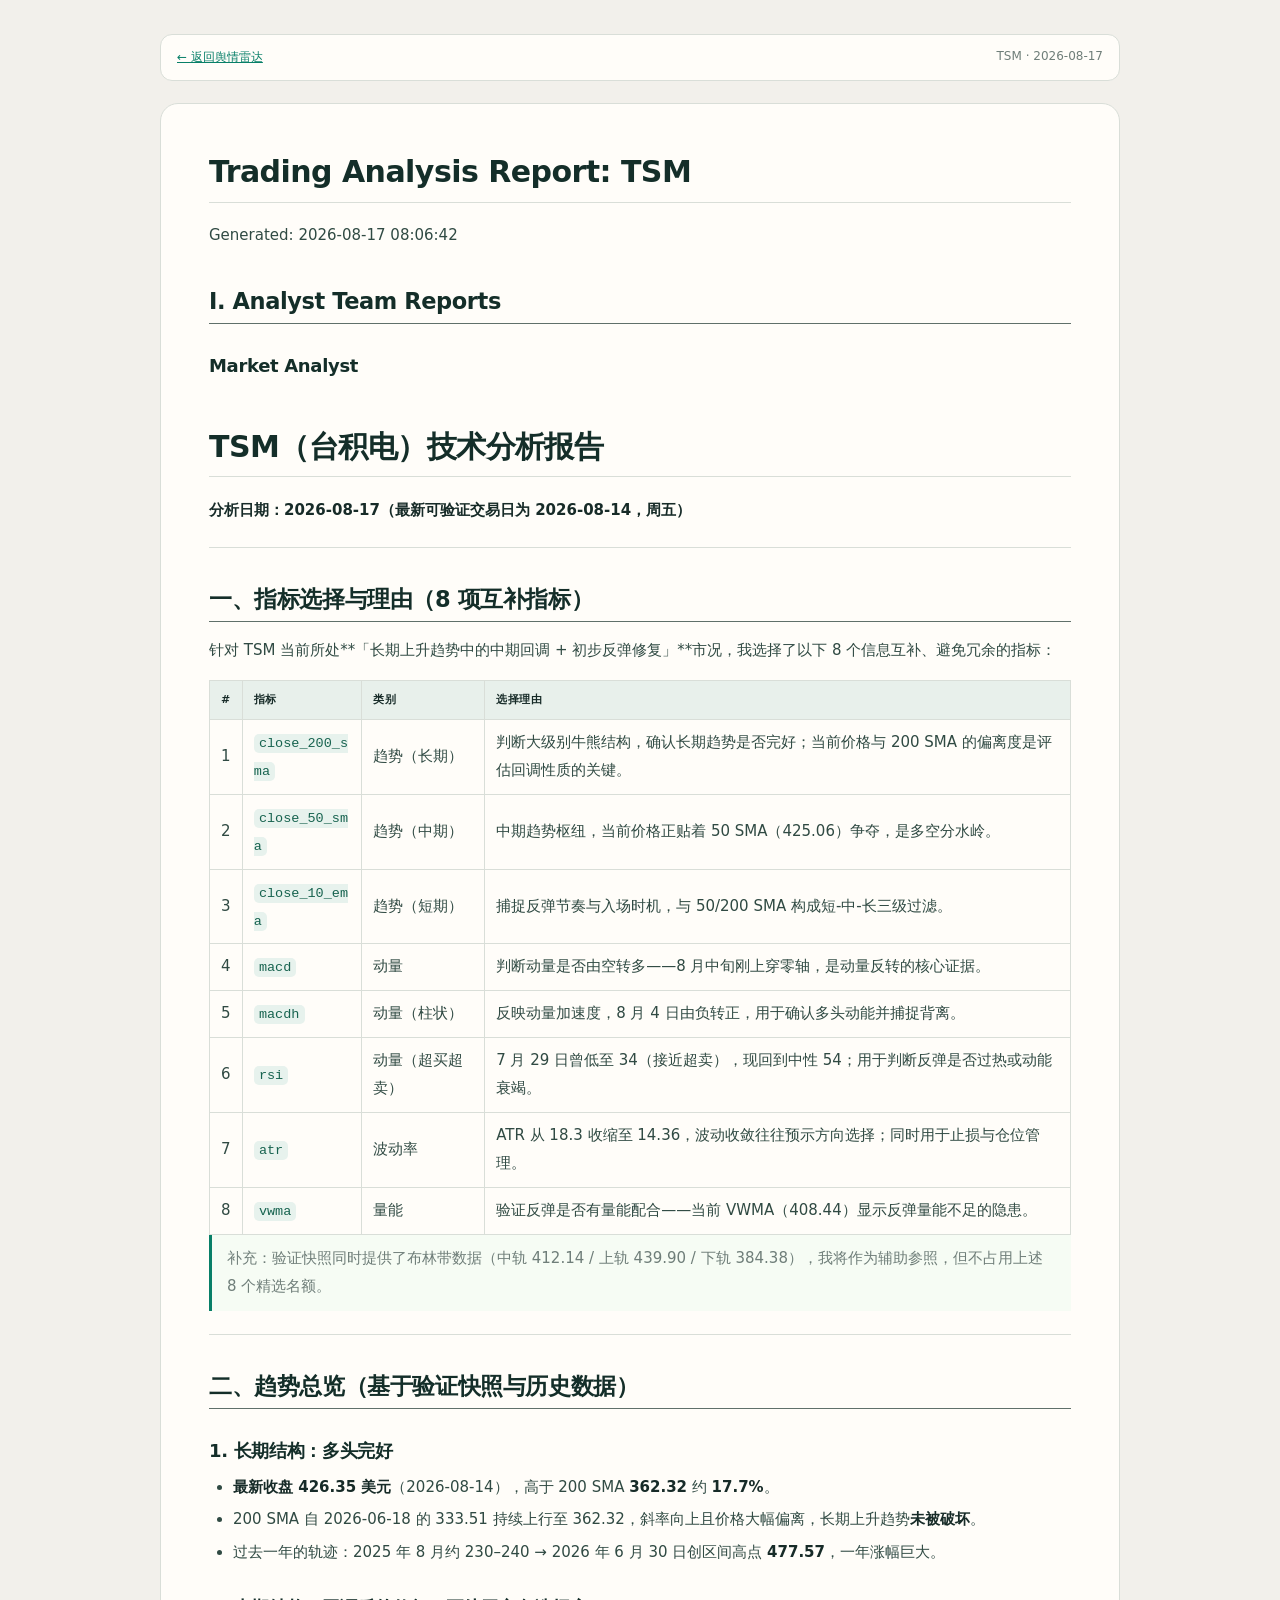
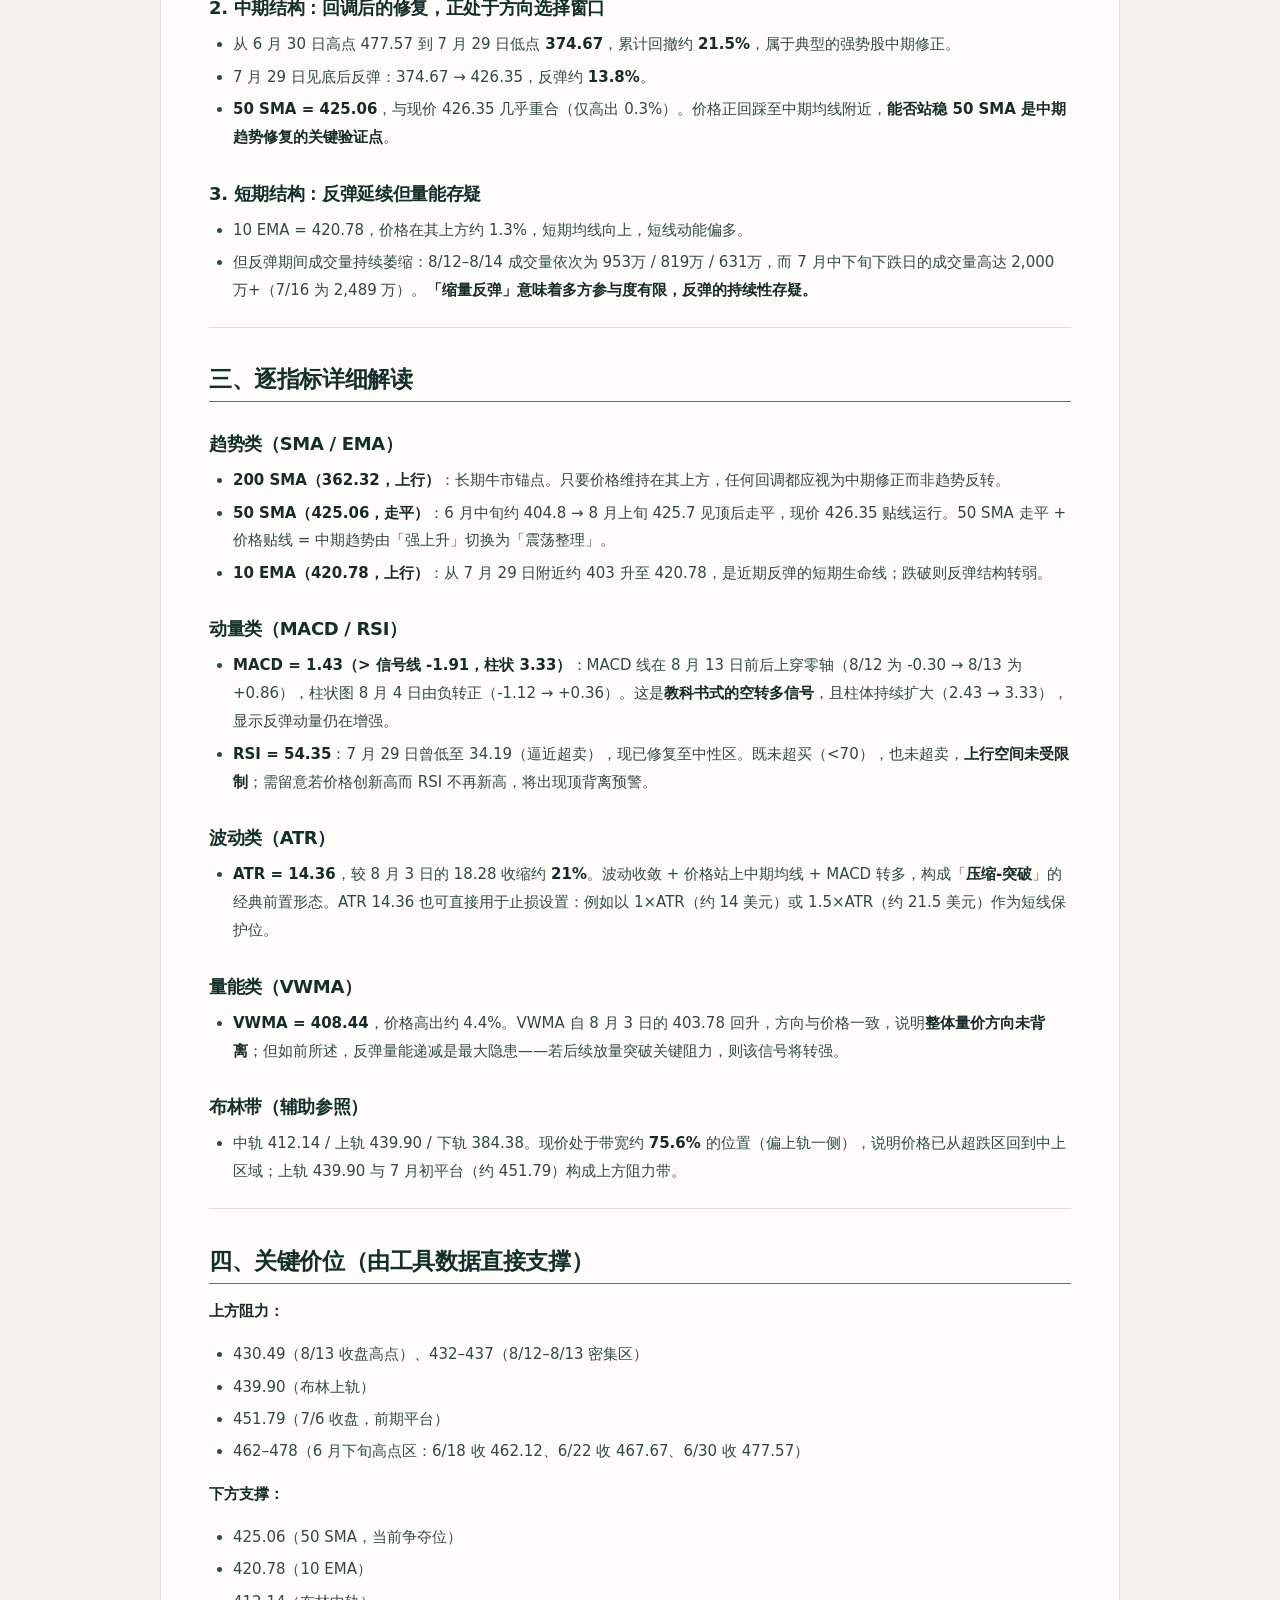
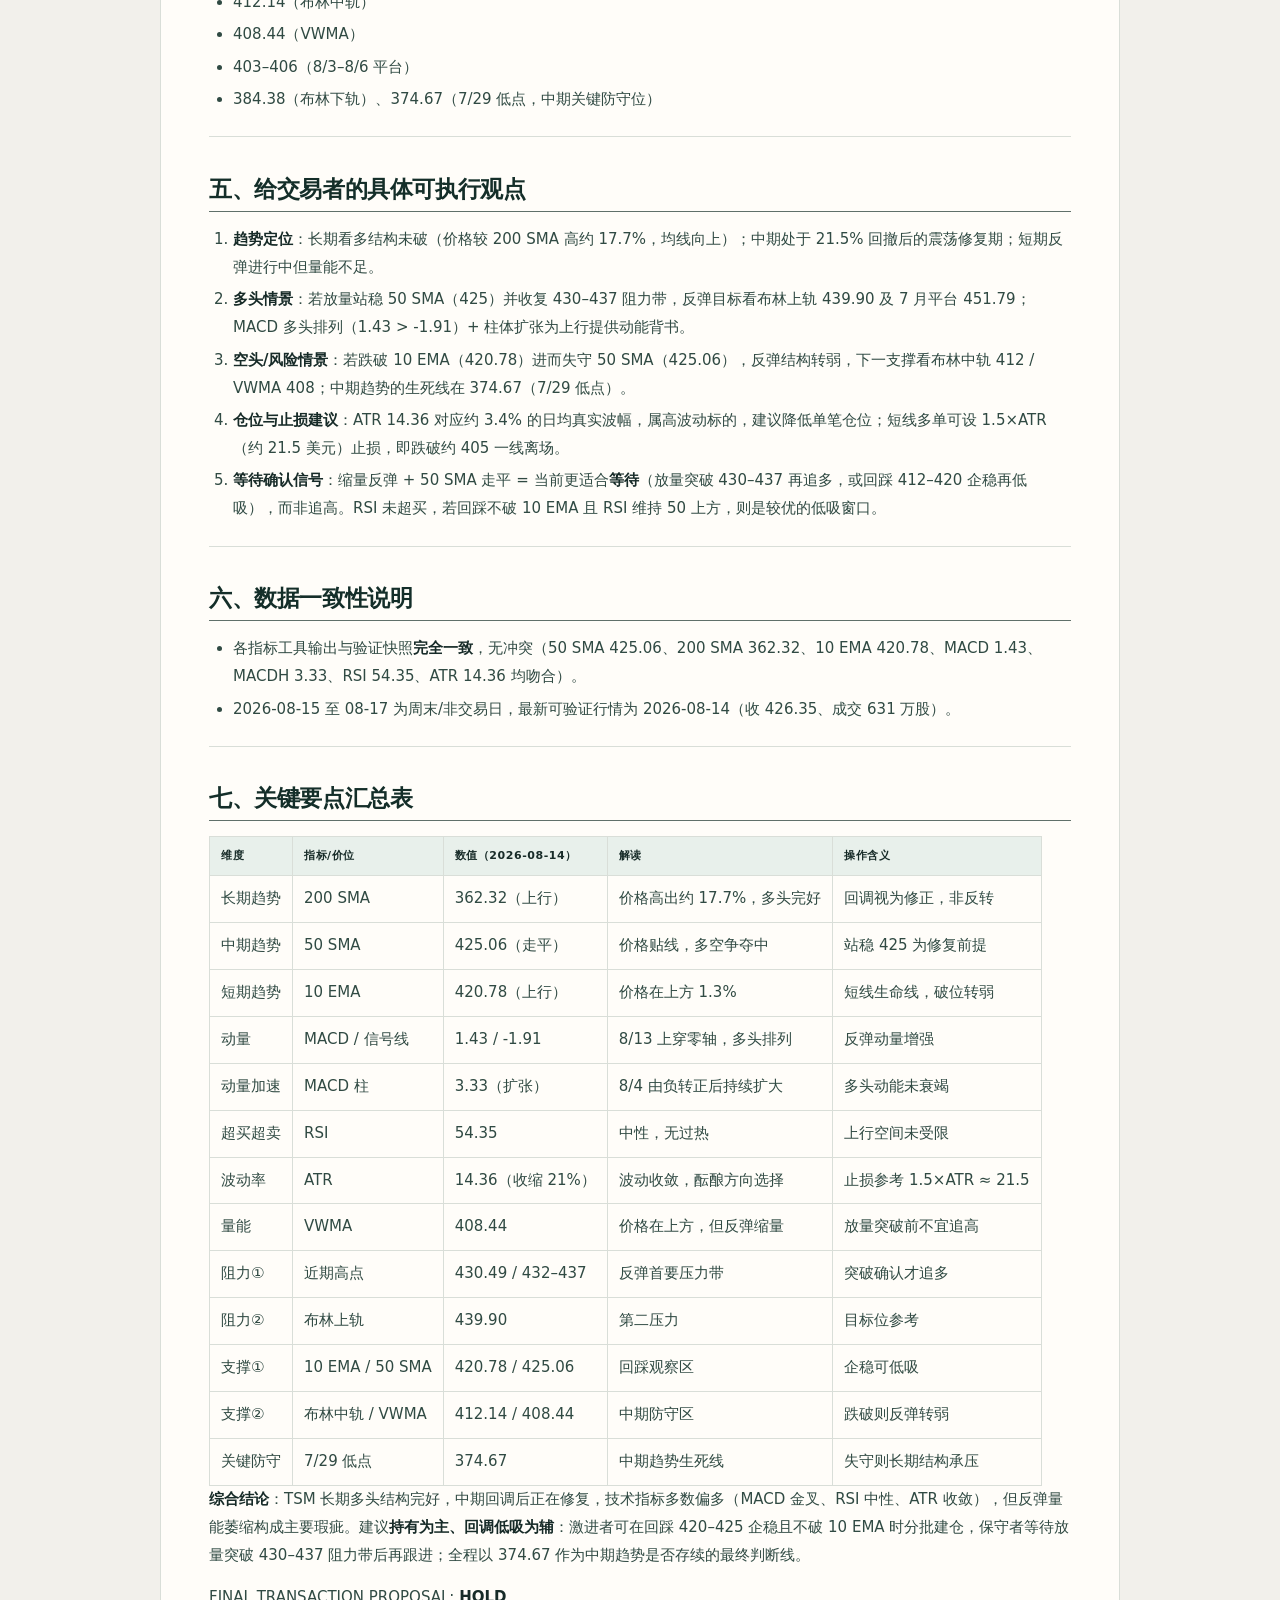
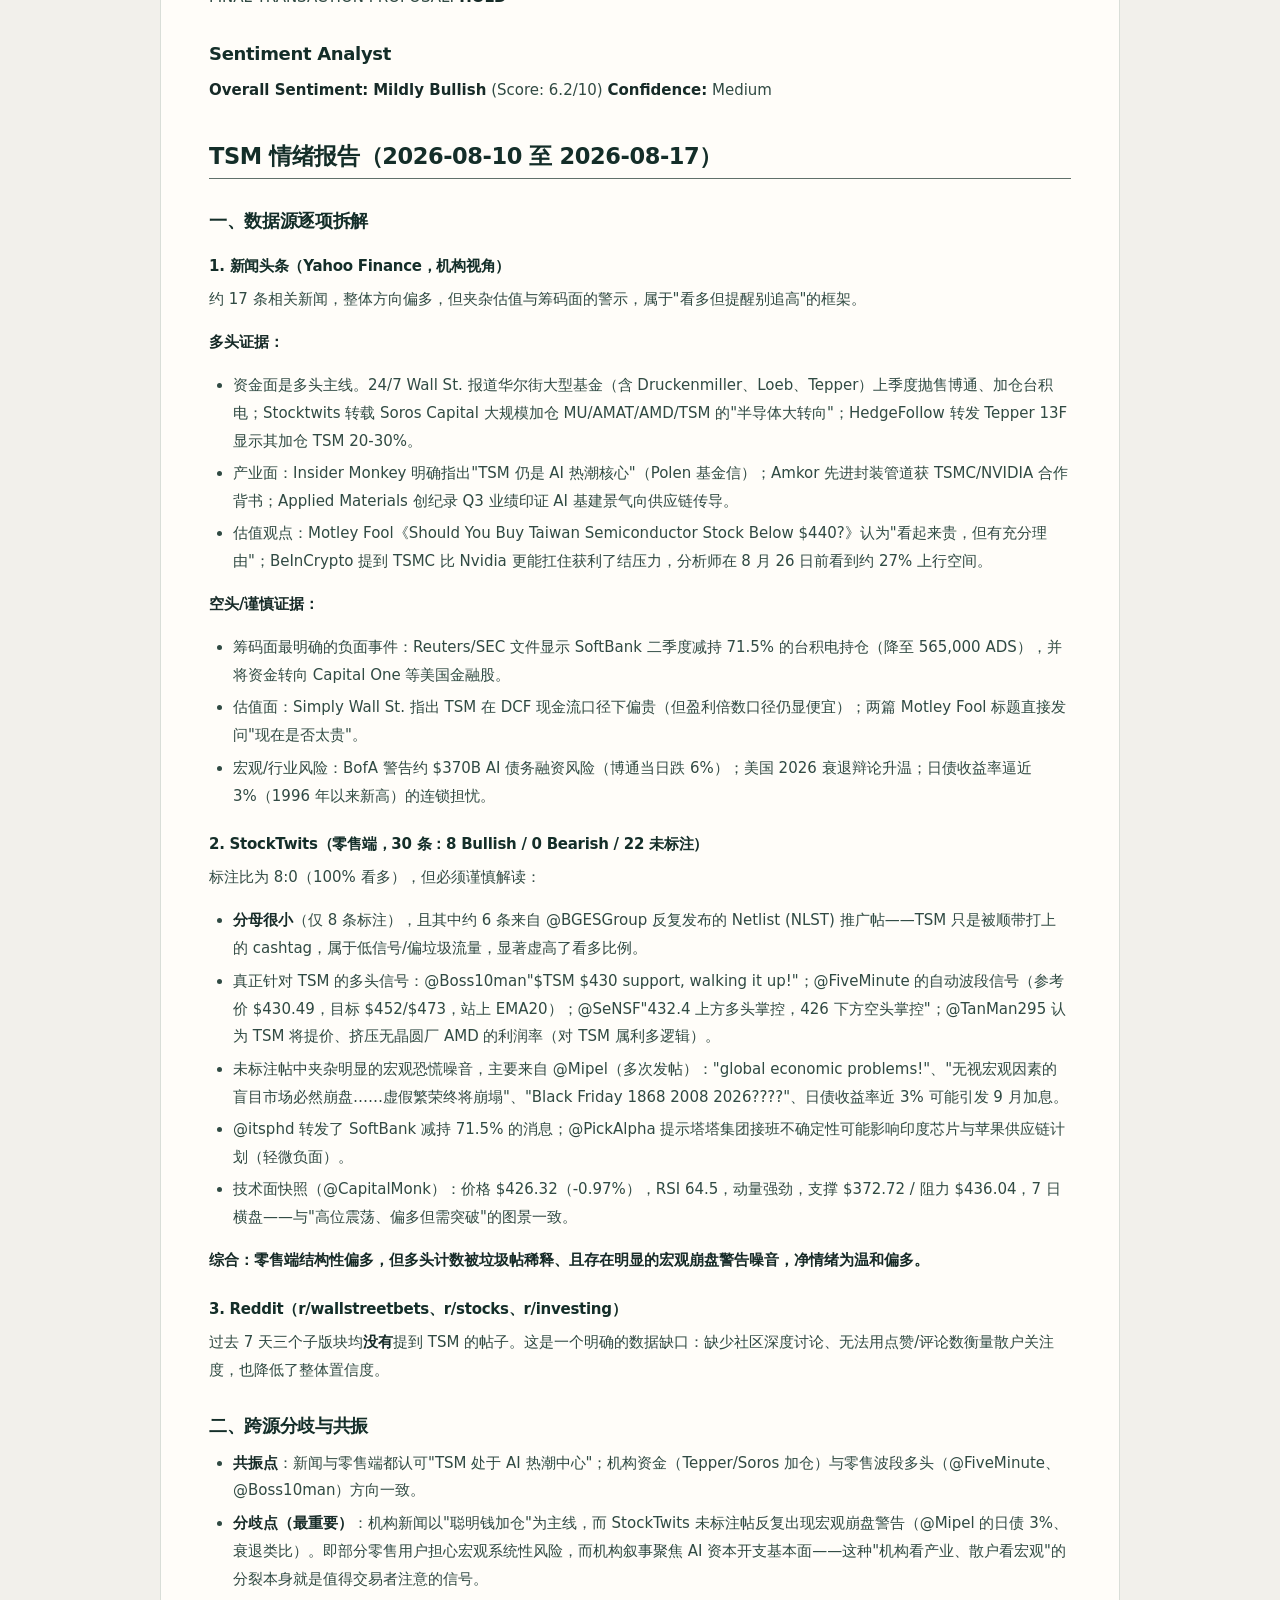
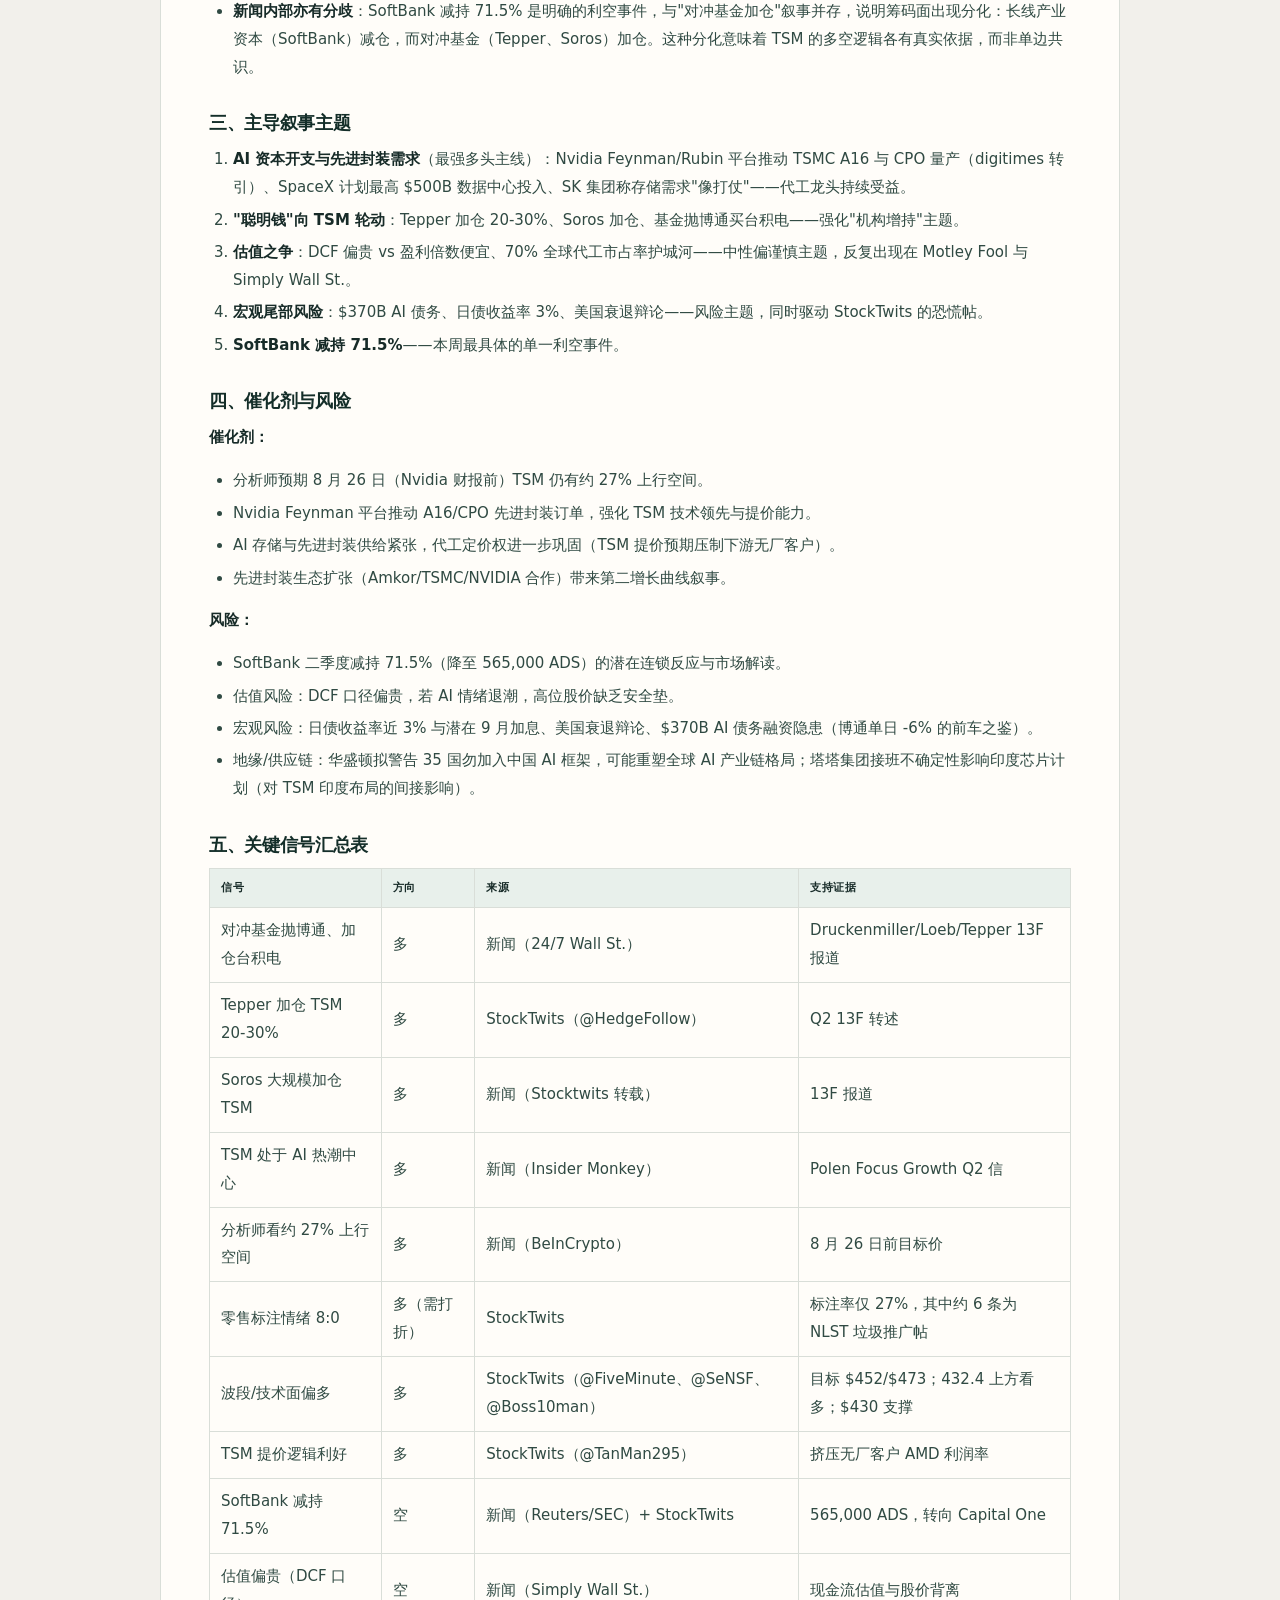
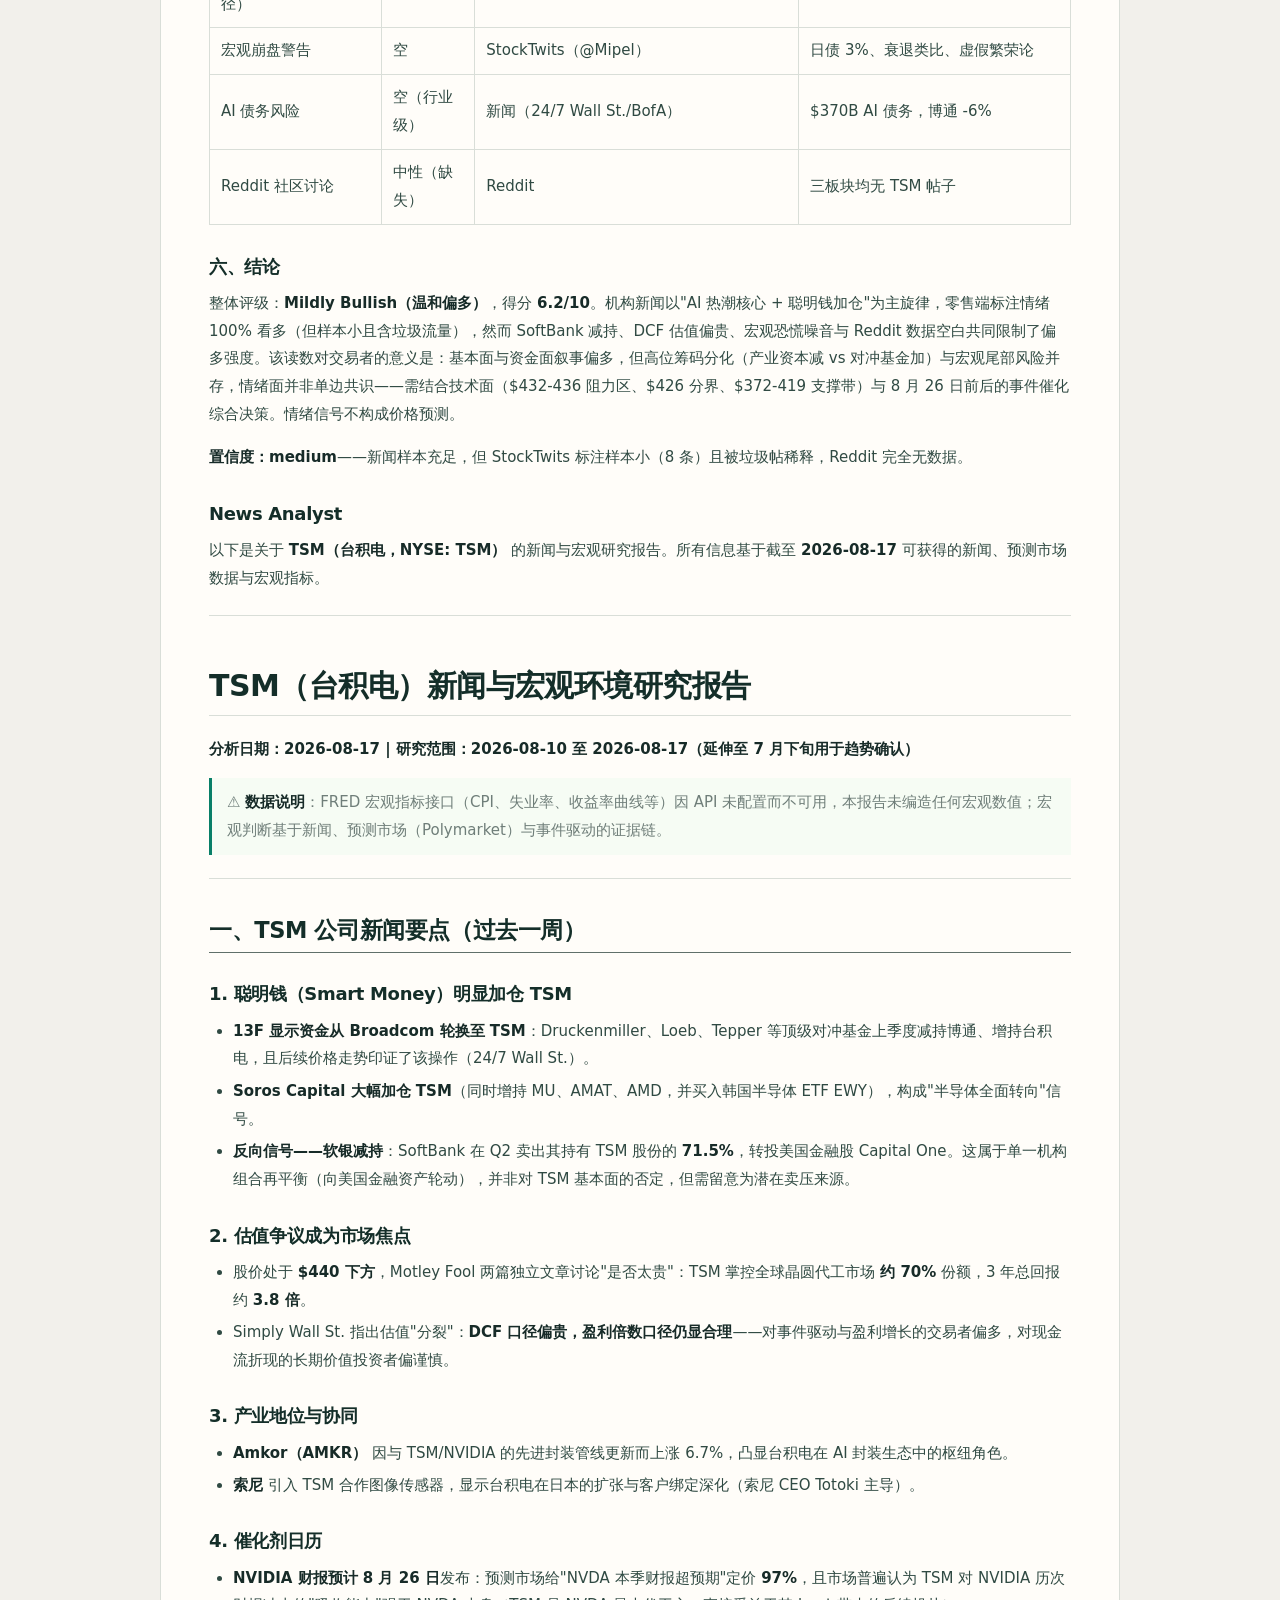
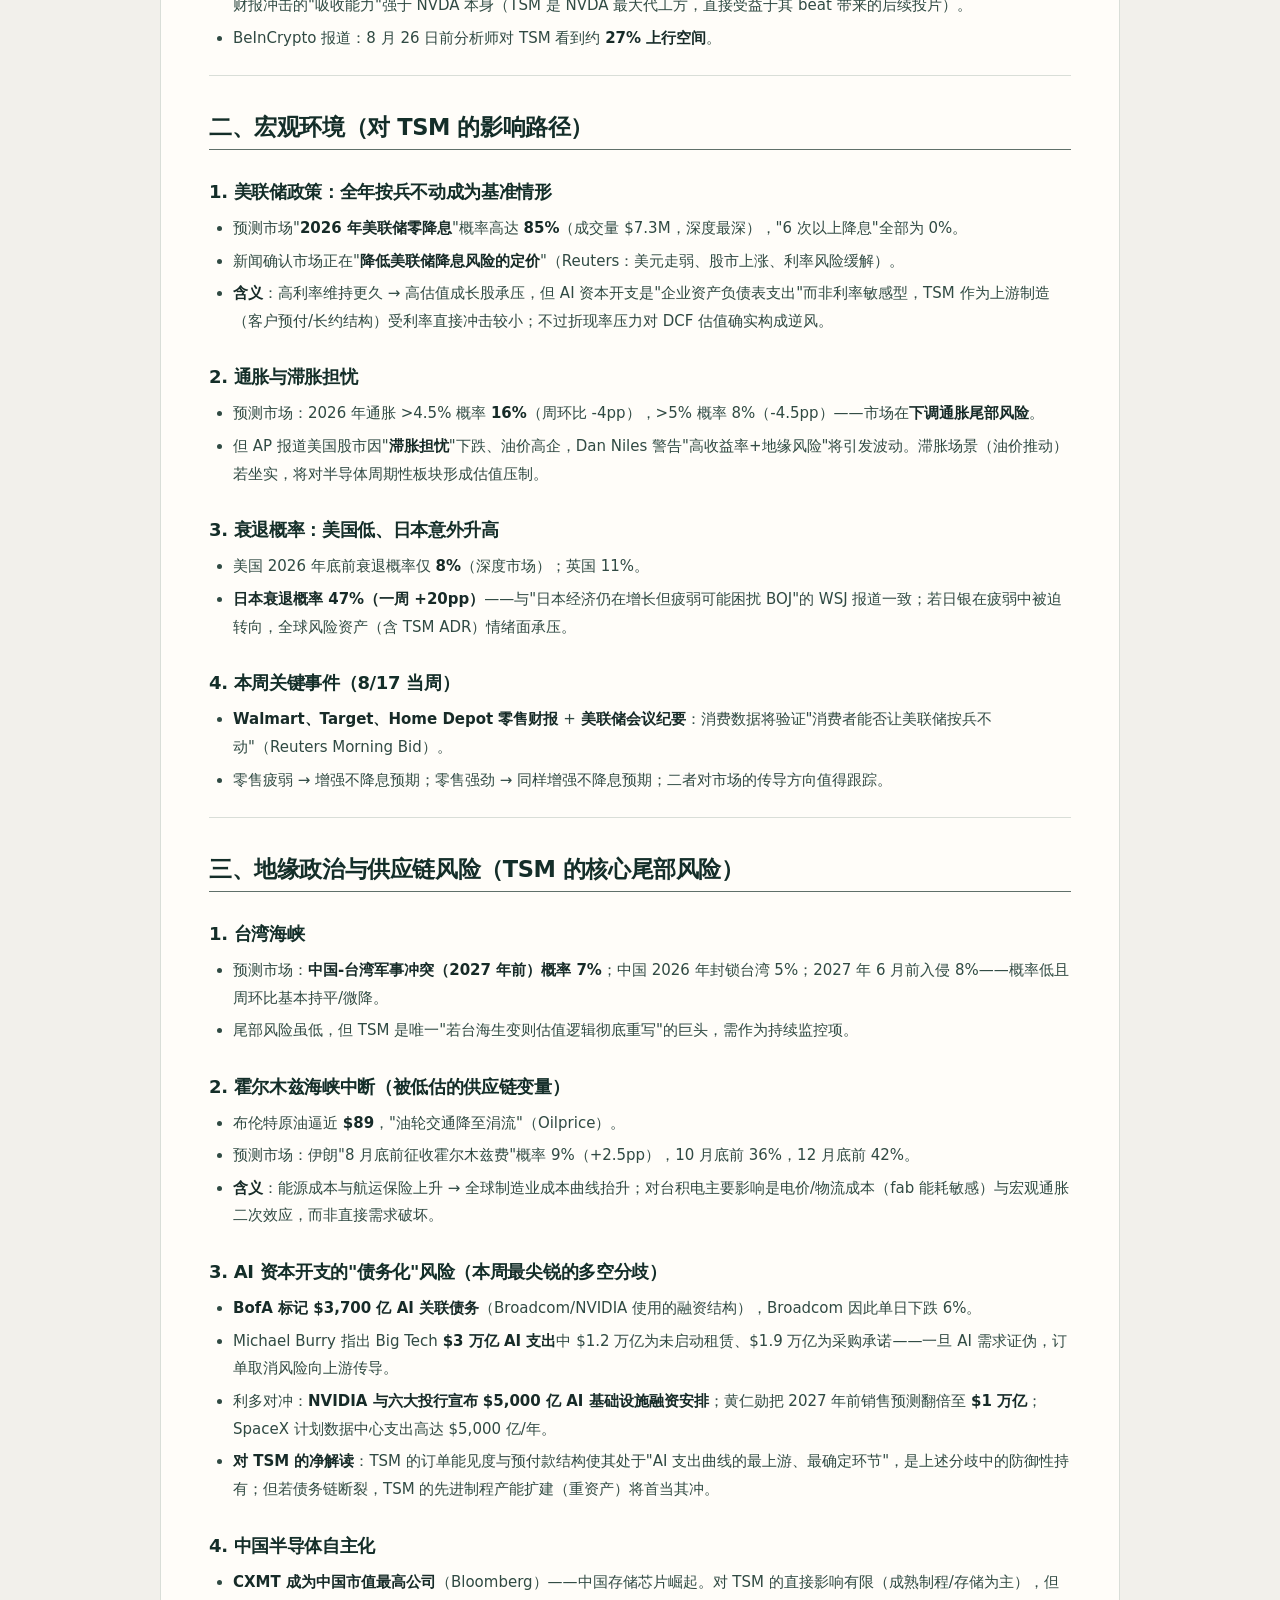
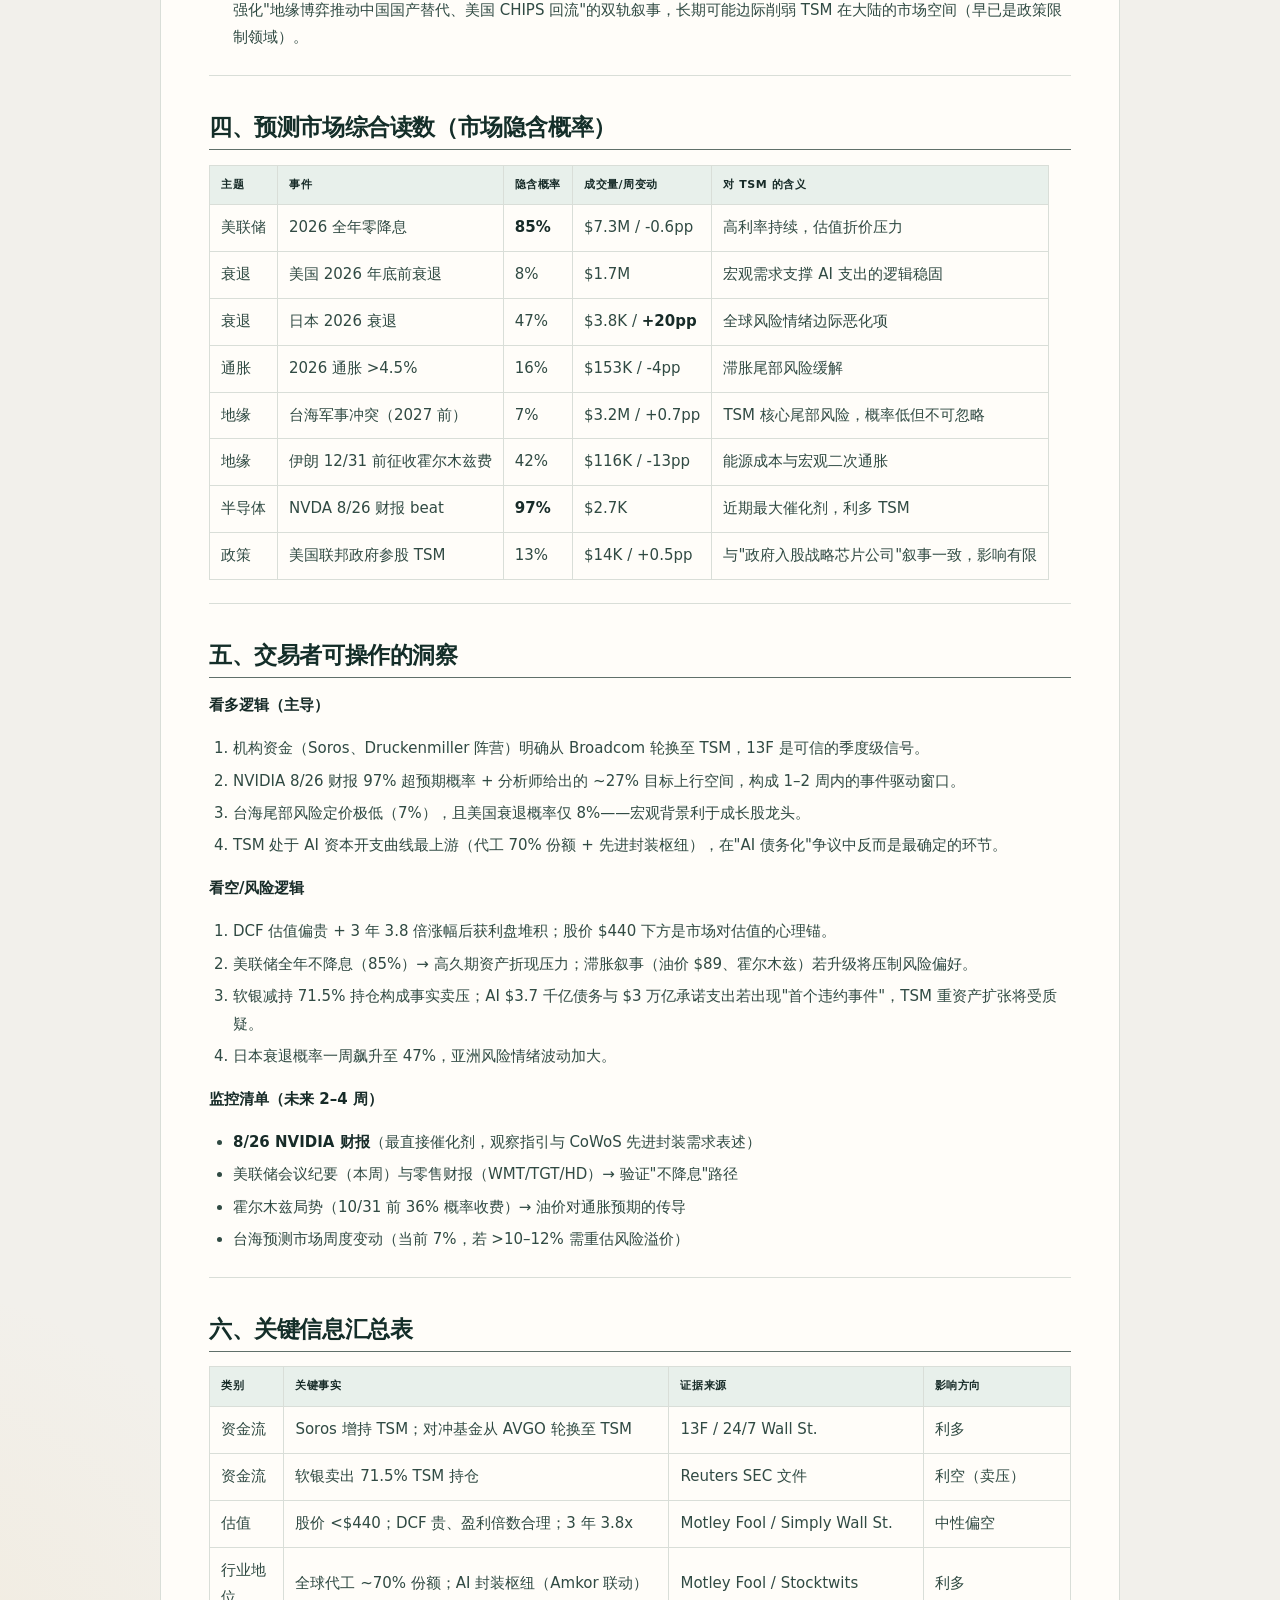
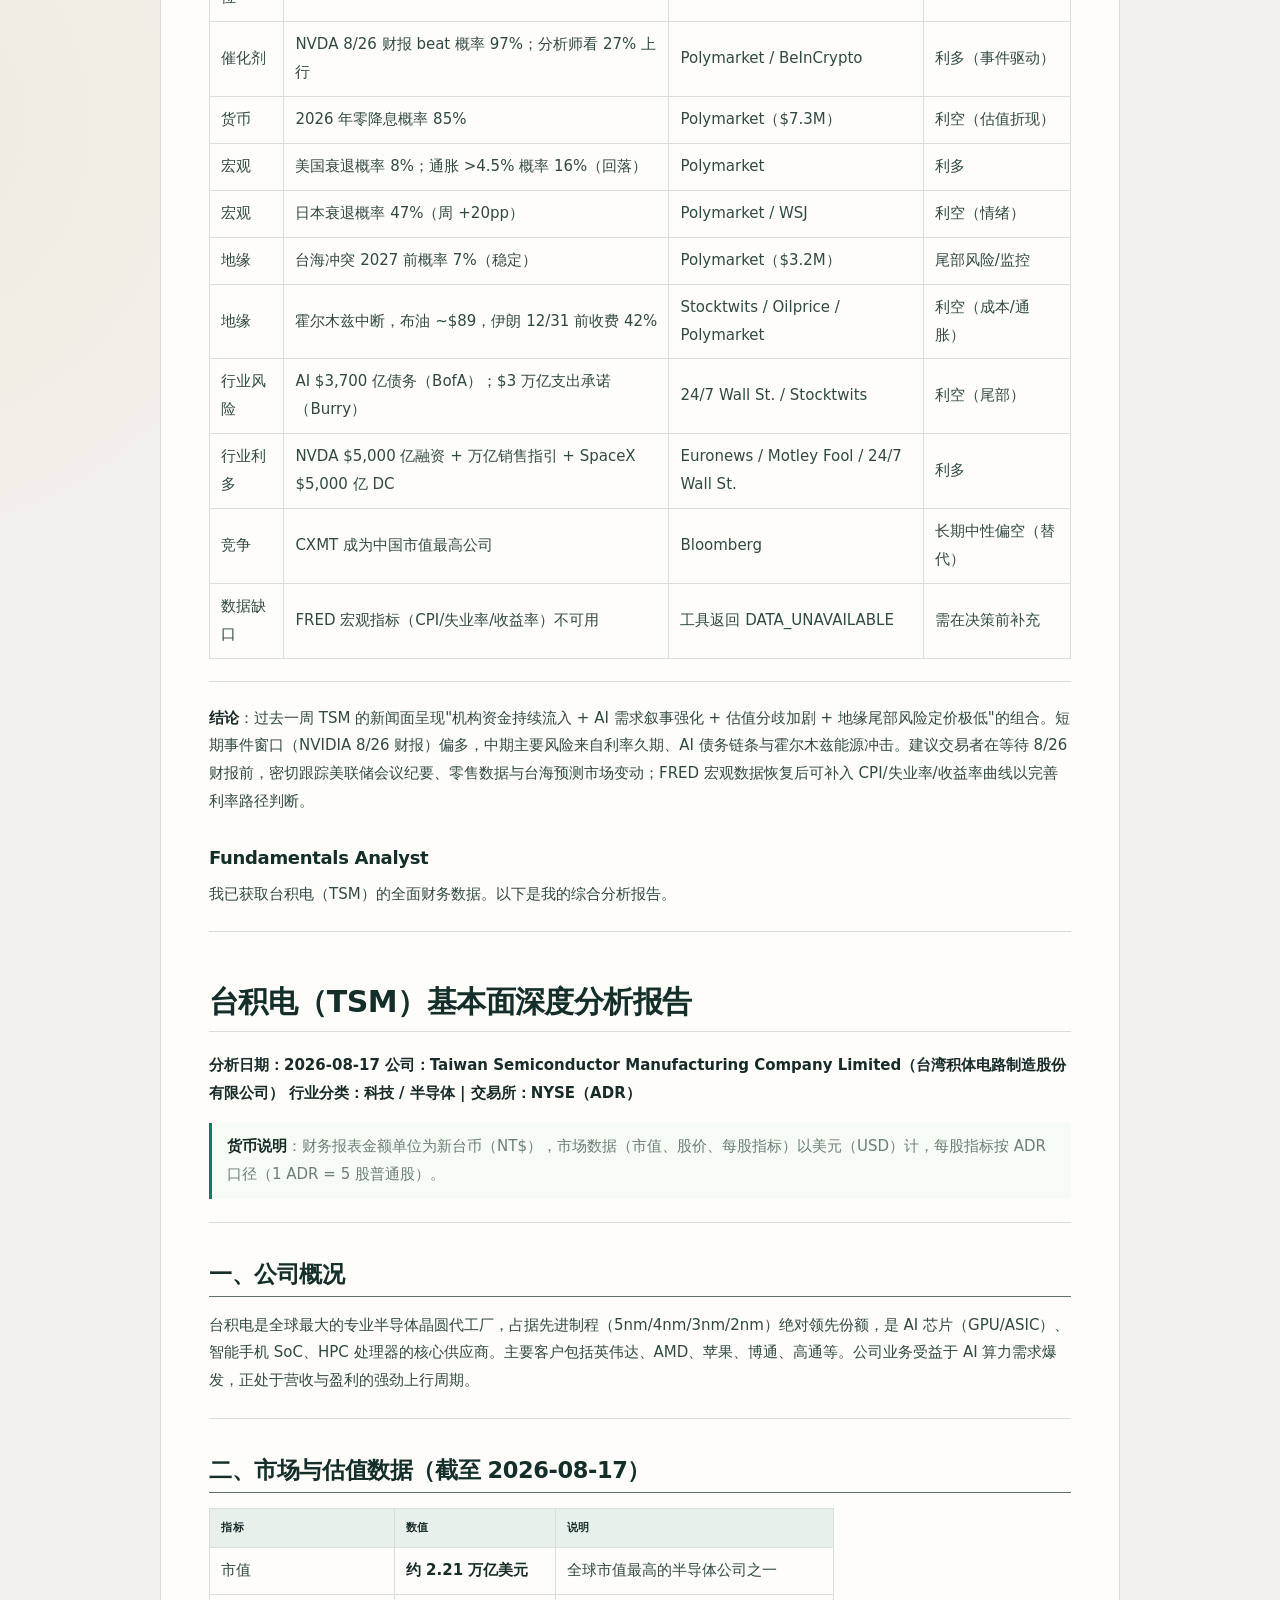
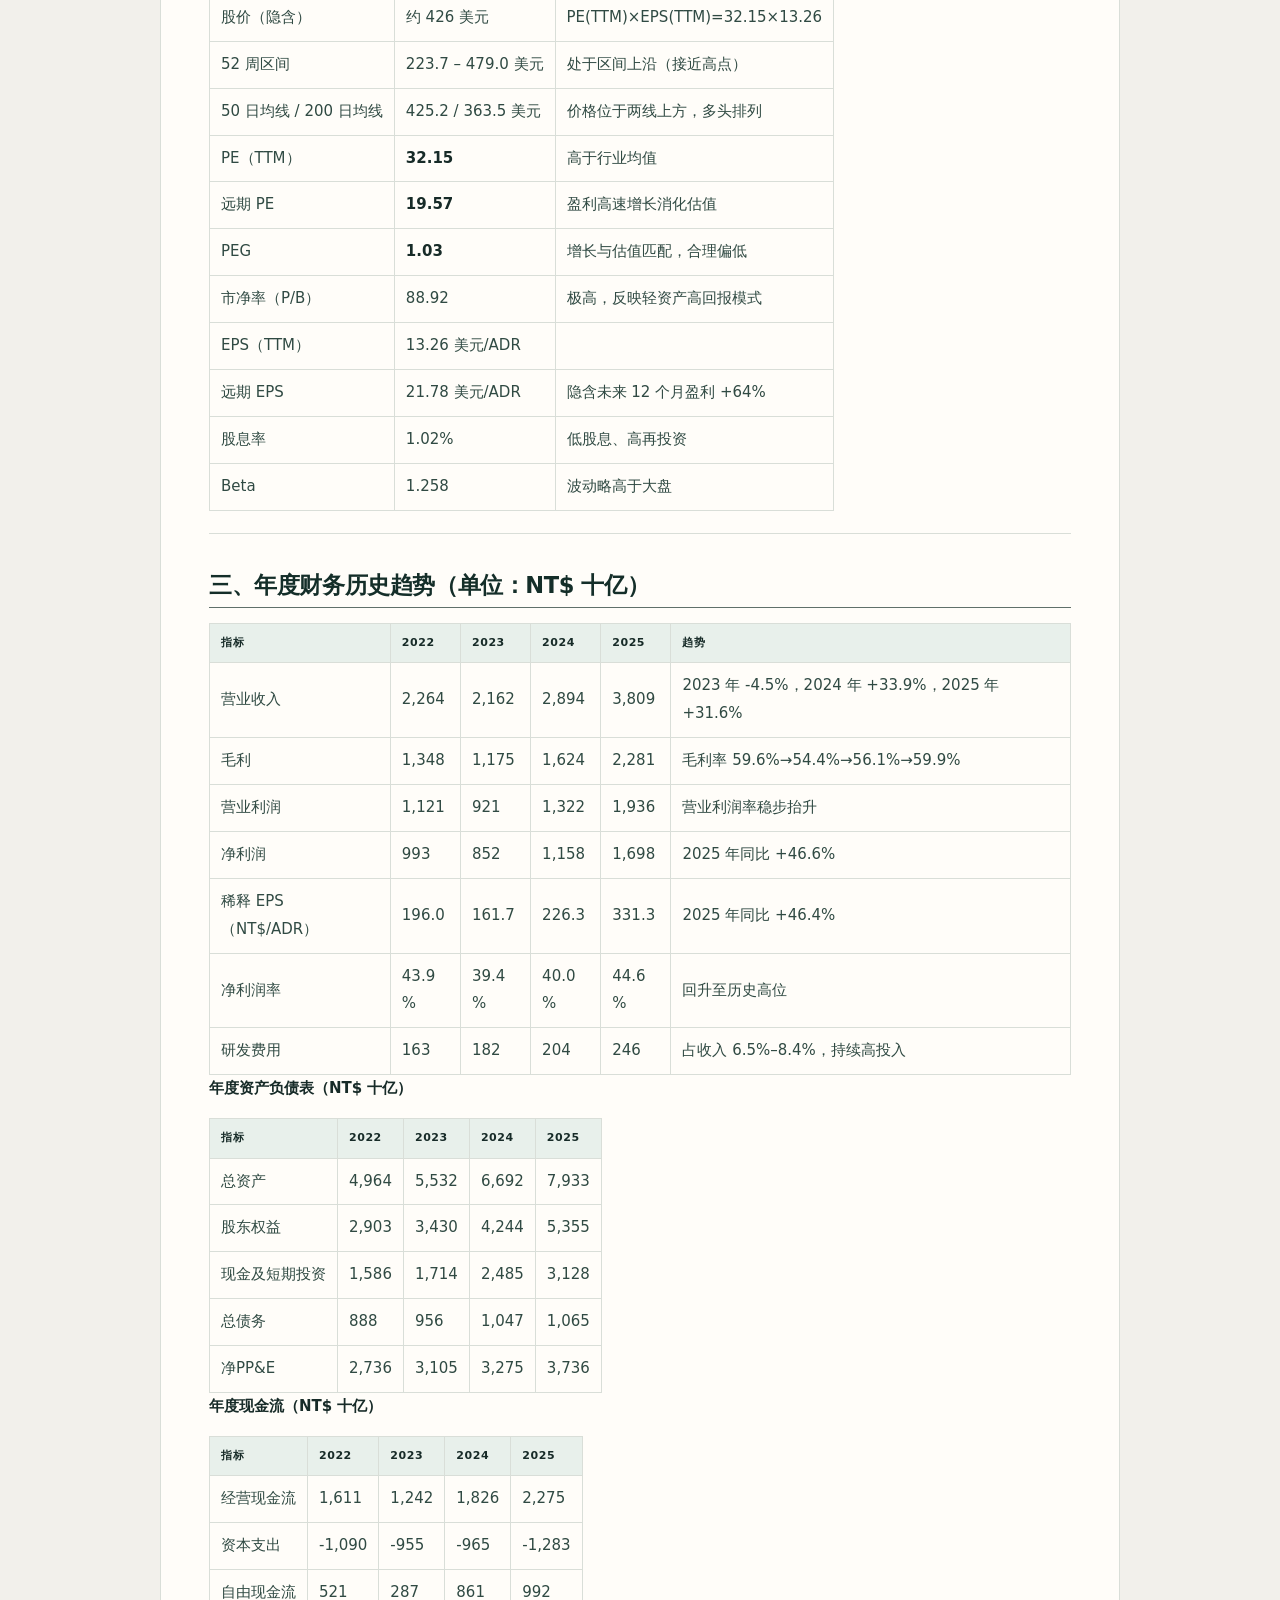
<file: site-dist/reports/TSM/2026-08-17/complete_report.html>
<!doctype html>
<html lang="zh-CN">
  <head>
    <meta charset="utf-8" />
    <meta name="viewport" content="width=device-width, initial-scale=1" />
    <meta name="description" content="TSM · 2026-08-17 · 完整报告" />
    <title>TSM · 2026-08-17 · 完整报告</title>
    <link rel="icon" href="../../../favicon.svg" type="image/svg+xml" />
    <link rel="stylesheet" href="../../../styles.css" />
  </head>
  <body class="report-page">
    <main class="standalone-report">
      <nav class="report-toolbar">
        <a href="../../../">← 返回舆情雷达</a>
        <span>TSM · 2026-08-17</span>
      </nav>
      <article class="markdown-body">
<h1>Trading Analysis Report: TSM</h1>
<p>Generated: 2026-08-17 08:06:42</p>
<h2>I. Analyst Team Reports</h2>
<h3>Market Analyst</h3>
<h1>TSM（台积电）技术分析报告</h1>
<p><strong>分析日期：2026-08-17（最新可验证交易日为 2026-08-14，周五）</strong></p>
<hr />
<h2>一、指标选择与理由（8 项互补指标）</h2>
<p>针对 TSM 当前所处**「长期上升趋势中的中期回调 + 初步反弹修复」**市况，我选择了以下 8 个信息互补、避免冗余的指标：</p>
<table>
<thead>
<tr>
<th>#</th>
<th>指标</th>
<th>类别</th>
<th>选择理由</th>
</tr>
</thead>
<tbody>
<tr>
<td>1</td>
<td><code>close_200_sma</code></td>
<td>趋势（长期）</td>
<td>判断大级别牛熊结构，确认长期趋势是否完好；当前价格与 200 SMA 的偏离度是评估回调性质的关键。</td>
</tr>
<tr>
<td>2</td>
<td><code>close_50_sma</code></td>
<td>趋势（中期）</td>
<td>中期趋势枢纽，当前价格正贴着 50 SMA（425.06）争夺，是多空分水岭。</td>
</tr>
<tr>
<td>3</td>
<td><code>close_10_ema</code></td>
<td>趋势（短期）</td>
<td>捕捉反弹节奏与入场时机，与 50/200 SMA 构成短-中-长三级过滤。</td>
</tr>
<tr>
<td>4</td>
<td><code>macd</code></td>
<td>动量</td>
<td>判断动量是否由空转多——8 月中旬刚上穿零轴，是动量反转的核心证据。</td>
</tr>
<tr>
<td>5</td>
<td><code>macdh</code></td>
<td>动量（柱状）</td>
<td>反映动量加速度，8 月 4 日由负转正，用于确认多头动能并捕捉背离。</td>
</tr>
<tr>
<td>6</td>
<td><code>rsi</code></td>
<td>动量（超买超卖）</td>
<td>7 月 29 日曾低至 34（接近超卖），现回到中性 54；用于判断反弹是否过热或动能衰竭。</td>
</tr>
<tr>
<td>7</td>
<td><code>atr</code></td>
<td>波动率</td>
<td>ATR 从 18.3 收缩至 14.36，波动收敛往往预示方向选择；同时用于止损与仓位管理。</td>
</tr>
<tr>
<td>8</td>
<td><code>vwma</code></td>
<td>量能</td>
<td>验证反弹是否有量能配合——当前 VWMA（408.44）显示反弹量能不足的隐患。</td>
</tr>
</tbody>
</table>
<blockquote>
<p>补充：验证快照同时提供了布林带数据（中轨 412.14 / 上轨 439.90 / 下轨 384.38），我将作为辅助参照，但不占用上述 8 个精选名额。</p>
</blockquote>
<hr />
<h2>二、趋势总览（基于验证快照与历史数据）</h2>
<h3>1. 长期结构：多头完好</h3>
<ul>
<li><strong>最新收盘 426.35 美元</strong>（2026-08-14），高于 200 SMA <strong>362.32</strong> 约 <strong>17.7%</strong>。</li>
<li>200 SMA 自 2026-06-18 的 333.51 持续上行至 362.32，斜率向上且价格大幅偏离，长期上升趋势<strong>未被破坏</strong>。</li>
<li>过去一年的轨迹：2025 年 8 月约 230–240 → 2026 年 6 月 30 日创区间高点 <strong>477.57</strong>，一年涨幅巨大。</li>
</ul>
<h3>2. 中期结构：回调后的修复，正处于方向选择窗口</h3>
<ul>
<li>从 6 月 30 日高点 477.57 到 7 月 29 日低点 <strong>374.67</strong>，累计回撤约 <strong>21.5%</strong>，属于典型的强势股中期修正。</li>
<li>7 月 29 日见底后反弹：374.67 → 426.35，反弹约 <strong>13.8%</strong>。</li>
<li><strong>50 SMA = 425.06</strong>，与现价 426.35 几乎重合（仅高出 0.3%）。价格正回踩至中期均线附近，<strong>能否站稳 50 SMA 是中期趋势修复的关键验证点</strong>。</li>
</ul>
<h3>3. 短期结构：反弹延续但量能存疑</h3>
<ul>
<li>10 EMA = 420.78，价格在其上方约 1.3%，短期均线向上，短线动能偏多。</li>
<li>但反弹期间成交量持续萎缩：8/12–8/14 成交量依次为 953万 / 819万 / 631万，而 7 月中下旬下跌日的成交量高达 2,000 万+（7/16 为 2,489 万）。<strong>「缩量反弹」意味着多方参与度有限，反弹的持续性存疑。</strong></li>
</ul>
<hr />
<h2>三、逐指标详细解读</h2>
<h3>趋势类（SMA / EMA）</h3>
<ul>
<li><strong>200 SMA（362.32，上行）</strong>：长期牛市锚点。只要价格维持在其上方，任何回调都应视为中期修正而非趋势反转。</li>
<li><strong>50 SMA（425.06，走平）</strong>：6 月中旬约 404.8 → 8 月上旬 425.7 见顶后走平，现价 426.35 贴线运行。50 SMA 走平 + 价格贴线 = 中期趋势由「强上升」切换为「震荡整理」。</li>
<li><strong>10 EMA（420.78，上行）</strong>：从 7 月 29 日附近约 403 升至 420.78，是近期反弹的短期生命线；跌破则反弹结构转弱。</li>
</ul>
<h3>动量类（MACD / RSI）</h3>
<ul>
<li><strong>MACD = 1.43（&gt; 信号线 -1.91，柱状 3.33）</strong>：MACD 线在 8 月 13 日前后上穿零轴（8/12 为 -0.30 → 8/13 为 +0.86），柱状图 8 月 4 日由负转正（-1.12 → +0.36）。这是<strong>教科书式的空转多信号</strong>，且柱体持续扩大（2.43 → 3.33），显示反弹动量仍在增强。</li>
<li><strong>RSI = 54.35</strong>：7 月 29 日曾低至 34.19（逼近超卖），现已修复至中性区。既未超买（&lt;70），也未超卖，<strong>上行空间未受限制</strong>；需留意若价格创新高而 RSI 不再新高，将出现顶背离预警。</li>
</ul>
<h3>波动类（ATR）</h3>
<ul>
<li><strong>ATR = 14.36</strong>，较 8 月 3 日的 18.28 收缩约 <strong>21%</strong>。波动收敛 + 价格站上中期均线 + MACD 转多，构成「<strong>压缩-突破</strong>」的经典前置形态。ATR 14.36 也可直接用于止损设置：例如以 1×ATR（约 14 美元）或 1.5×ATR（约 21.5 美元）作为短线保护位。</li>
</ul>
<h3>量能类（VWMA）</h3>
<ul>
<li><strong>VWMA = 408.44</strong>，价格高出约 4.4%。VWMA 自 8 月 3 日的 403.78 回升，方向与价格一致，说明<strong>整体量价方向未背离</strong>；但如前所述，反弹量能递减是最大隐患——若后续放量突破关键阻力，则该信号将转强。</li>
</ul>
<h3>布林带（辅助参照）</h3>
<ul>
<li>中轨 412.14 / 上轨 439.90 / 下轨 384.38。现价处于带宽约 <strong>75.6%</strong> 的位置（偏上轨一侧），说明价格已从超跌区回到中上区域；上轨 439.90 与 7 月初平台（约 451.79）构成上方阻力带。</li>
</ul>
<hr />
<h2>四、关键价位（由工具数据直接支撑）</h2>
<p><strong>上方阻力：</strong></p>
<ul>
<li>430.49（8/13 收盘高点）、432–437（8/12–8/13 密集区）</li>
<li>439.90（布林上轨）</li>
<li>451.79（7/6 收盘，前期平台）</li>
<li>462–478（6 月下旬高点区：6/18 收 462.12、6/22 收 467.67、6/30 收 477.57）</li>
</ul>
<p><strong>下方支撑：</strong></p>
<ul>
<li>425.06（50 SMA，当前争夺位）</li>
<li>420.78（10 EMA）</li>
<li>412.14（布林中轨）</li>
<li>408.44（VWMA）</li>
<li>403–406（8/3–8/6 平台）</li>
<li>384.38（布林下轨）、374.67（7/29 低点，中期关键防守位）</li>
</ul>
<hr />
<h2>五、给交易者的具体可执行观点</h2>
<ol>
<li><strong>趋势定位</strong>：长期看多结构未破（价格较 200 SMA 高约 17.7%，均线向上）；中期处于 21.5% 回撤后的震荡修复期；短期反弹进行中但量能不足。</li>
<li><strong>多头情景</strong>：若放量站稳 50 SMA（425）并收复 430–437 阻力带，反弹目标看布林上轨 439.90 及 7 月平台 451.79；MACD 多头排列（1.43 &gt; -1.91）+ 柱体扩张为上行提供动能背书。</li>
<li><strong>空头/风险情景</strong>：若跌破 10 EMA（420.78）进而失守 50 SMA（425.06），反弹结构转弱，下一支撑看布林中轨 412 / VWMA 408；中期趋势的生死线在 374.67（7/29 低点）。</li>
<li><strong>仓位与止损建议</strong>：ATR 14.36 对应约 3.4% 的日均真实波幅，属高波动标的，建议降低单笔仓位；短线多单可设 1.5×ATR（约 21.5 美元）止损，即跌破约 405 一线离场。</li>
<li><strong>等待确认信号</strong>：缩量反弹 + 50 SMA 走平 = 当前更适合<strong>等待</strong>（放量突破 430–437 再追多，或回踩 412–420 企稳再低吸），而非追高。RSI 未超买，若回踩不破 10 EMA 且 RSI 维持 50 上方，则是较优的低吸窗口。</li>
</ol>
<hr />
<h2>六、数据一致性说明</h2>
<ul>
<li>各指标工具输出与验证快照<strong>完全一致</strong>，无冲突（50 SMA 425.06、200 SMA 362.32、10 EMA 420.78、MACD 1.43、MACDH 3.33、RSI 54.35、ATR 14.36 均吻合）。</li>
<li>2026-08-15 至 08-17 为周末/非交易日，最新可验证行情为 2026-08-14（收 426.35、成交 631 万股）。</li>
</ul>
<hr />
<h2>七、关键要点汇总表</h2>
<table>
<thead>
<tr>
<th>维度</th>
<th>指标/价位</th>
<th>数值（2026-08-14）</th>
<th>解读</th>
<th>操作含义</th>
</tr>
</thead>
<tbody>
<tr>
<td>长期趋势</td>
<td>200 SMA</td>
<td>362.32（上行）</td>
<td>价格高出约 17.7%，多头完好</td>
<td>回调视为修正，非反转</td>
</tr>
<tr>
<td>中期趋势</td>
<td>50 SMA</td>
<td>425.06（走平）</td>
<td>价格贴线，多空争夺中</td>
<td>站稳 425 为修复前提</td>
</tr>
<tr>
<td>短期趋势</td>
<td>10 EMA</td>
<td>420.78（上行）</td>
<td>价格在上方 1.3%</td>
<td>短线生命线，破位转弱</td>
</tr>
<tr>
<td>动量</td>
<td>MACD / 信号线</td>
<td>1.43 / -1.91</td>
<td>8/13 上穿零轴，多头排列</td>
<td>反弹动量增强</td>
</tr>
<tr>
<td>动量加速</td>
<td>MACD 柱</td>
<td>3.33（扩张）</td>
<td>8/4 由负转正后持续扩大</td>
<td>多头动能未衰竭</td>
</tr>
<tr>
<td>超买超卖</td>
<td>RSI</td>
<td>54.35</td>
<td>中性，无过热</td>
<td>上行空间未受限</td>
</tr>
<tr>
<td>波动率</td>
<td>ATR</td>
<td>14.36（收缩 21%）</td>
<td>波动收敛，酝酿方向选择</td>
<td>止损参考 1.5×ATR ≈ 21.5</td>
</tr>
<tr>
<td>量能</td>
<td>VWMA</td>
<td>408.44</td>
<td>价格在上方，但反弹缩量</td>
<td>放量突破前不宜追高</td>
</tr>
<tr>
<td>阻力①</td>
<td>近期高点</td>
<td>430.49 / 432–437</td>
<td>反弹首要压力带</td>
<td>突破确认才追多</td>
</tr>
<tr>
<td>阻力②</td>
<td>布林上轨</td>
<td>439.90</td>
<td>第二压力</td>
<td>目标位参考</td>
</tr>
<tr>
<td>支撑①</td>
<td>10 EMA / 50 SMA</td>
<td>420.78 / 425.06</td>
<td>回踩观察区</td>
<td>企稳可低吸</td>
</tr>
<tr>
<td>支撑②</td>
<td>布林中轨 / VWMA</td>
<td>412.14 / 408.44</td>
<td>中期防守区</td>
<td>跌破则反弹转弱</td>
</tr>
<tr>
<td>关键防守</td>
<td>7/29 低点</td>
<td>374.67</td>
<td>中期趋势生死线</td>
<td>失守则长期结构承压</td>
</tr>
</tbody>
</table>
<p><strong>综合结论</strong>：TSM 长期多头结构完好，中期回调后正在修复，技术指标多数偏多（MACD 金叉、RSI 中性、ATR 收敛），但反弹量能萎缩构成主要瑕疵。建议<strong>持有为主、回调低吸为辅</strong>：激进者可在回踩 420–425 企稳且不破 10 EMA 时分批建仓，保守者等待放量突破 430–437 阻力带后再跟进；全程以 374.67 作为中期趋势是否存续的最终判断线。</p>
<p>FINAL TRANSACTION PROPOSAL: <strong>HOLD</strong></p>
<h3>Sentiment Analyst</h3>
<p><strong>Overall Sentiment:</strong> <strong>Mildly Bullish</strong> (Score: 6.2/10)
<strong>Confidence:</strong> Medium</p>
<h2>TSM 情绪报告（2026-08-10 至 2026-08-17）</h2>
<h3>一、数据源逐项拆解</h3>
<h4>1. 新闻头条（Yahoo Finance，机构视角）</h4>
<p>约 17 条相关新闻，整体方向偏多，但夹杂估值与筹码面的警示，属于&quot;看多但提醒别追高&quot;的框架。</p>
<p><strong>多头证据：</strong></p>
<ul>
<li>资金面是多头主线。24/7 Wall St. 报道华尔街大型基金（含 Druckenmiller、Loeb、Tepper）上季度抛售博通、加仓台积电；Stocktwits 转载 Soros Capital 大规模加仓 MU/AMAT/AMD/TSM 的&quot;半导体大转向&quot;；HedgeFollow 转发 Tepper 13F 显示其加仓 TSM 20-30%。</li>
<li>产业面：Insider Monkey 明确指出&quot;TSM 仍是 AI 热潮核心&quot;（Polen 基金信）；Amkor 先进封装管道获 TSMC/NVIDIA 合作背书；Applied Materials 创纪录 Q3 业绩印证 AI 基建景气向供应链传导。</li>
<li>估值观点：Motley Fool《Should You Buy Taiwan Semiconductor Stock Below $440?》认为&quot;看起来贵，但有充分理由&quot;；BeInCrypto 提到 TSMC 比 Nvidia 更能扛住获利了结压力，分析师在 8 月 26 日前看到约 27% 上行空间。</li>
</ul>
<p><strong>空头/谨慎证据：</strong></p>
<ul>
<li>筹码面最明确的负面事件：Reuters/SEC 文件显示 SoftBank 二季度减持 71.5% 的台积电持仓（降至 565,000 ADS），并将资金转向 Capital One 等美国金融股。</li>
<li>估值面：Simply Wall St. 指出 TSM 在 DCF 现金流口径下偏贵（但盈利倍数口径仍显便宜）；两篇 Motley Fool 标题直接发问&quot;现在是否太贵&quot;。</li>
<li>宏观/行业风险：BofA 警告约 $370B AI 债务融资风险（博通当日跌 6%）；美国 2026 衰退辩论升温；日债收益率逼近 3%（1996 年以来新高）的连锁担忧。</li>
</ul>
<h4>2. StockTwits（零售端，30 条：8 Bullish / 0 Bearish / 22 未标注）</h4>
<p>标注比为 8:0（100% 看多），但必须谨慎解读：</p>
<ul>
<li><strong>分母很小</strong>（仅 8 条标注），且其中约 6 条来自 @BGESGroup 反复发布的 Netlist (NLST) 推广帖——TSM 只是被顺带打上的 cashtag，属于低信号/偏垃圾流量，显著虚高了看多比例。</li>
<li>真正针对 TSM 的多头信号：@Boss10man&quot;$TSM $430 support, walking it up!&quot;；@FiveMinute 的自动波段信号（参考价 $430.49，目标 $452/$473，站上 EMA20）；@SeNSF&quot;432.4 上方多头掌控，426 下方空头掌控&quot;；@TanMan295 认为 TSM 将提价、挤压无晶圆厂 AMD 的利润率（对 TSM 属利多逻辑）。</li>
<li>未标注帖中夹杂明显的宏观恐慌噪音，主要来自 @Mipel（多次发帖）：&quot;global economic problems!&quot;、&quot;无视宏观因素的盲目市场必然崩盘……虚假繁荣终将崩塌&quot;、&quot;Black Friday 1868 2008 2026????&quot;、日债收益率近 3% 可能引发 9 月加息。</li>
<li>@itsphd 转发了 SoftBank 减持 71.5% 的消息；@PickAlpha 提示塔塔集团接班不确定性可能影响印度芯片与苹果供应链计划（轻微负面）。</li>
<li>技术面快照（@CapitalMonk）：价格 $426.32（-0.97%），RSI 64.5，动量强劲，支撑 $372.72 / 阻力 $436.04，7 日横盘——与&quot;高位震荡、偏多但需突破&quot;的图景一致。</li>
</ul>
<p><strong>综合：零售端结构性偏多，但多头计数被垃圾帖稀释、且存在明显的宏观崩盘警告噪音，净情绪为温和偏多。</strong></p>
<h4>3. Reddit（r/wallstreetbets、r/stocks、r/investing）</h4>
<p>过去 7 天三个子版块均<strong>没有</strong>提到 TSM 的帖子。这是一个明确的数据缺口：缺少社区深度讨论、无法用点赞/评论数衡量散户关注度，也降低了整体置信度。</p>
<h3>二、跨源分歧与共振</h3>
<ul>
<li><strong>共振点</strong>：新闻与零售端都认可&quot;TSM 处于 AI 热潮中心&quot;；机构资金（Tepper/Soros 加仓）与零售波段多头（@FiveMinute、@Boss10man）方向一致。</li>
<li><strong>分歧点（最重要）</strong>：机构新闻以&quot;聪明钱加仓&quot;为主线，而 StockTwits 未标注帖反复出现宏观崩盘警告（@Mipel 的日债 3%、衰退类比）。即部分零售用户担心宏观系统性风险，而机构叙事聚焦 AI 资本开支基本面——这种&quot;机构看产业、散户看宏观&quot;的分裂本身就是值得交易者注意的信号。</li>
<li><strong>新闻内部亦有分歧</strong>：SoftBank 减持 71.5% 是明确的利空事件，与&quot;对冲基金加仓&quot;叙事并存，说明筹码面出现分化：长线产业资本（SoftBank）减仓，而对冲基金（Tepper、Soros）加仓。这种分化意味着 TSM 的多空逻辑各有真实依据，而非单边共识。</li>
</ul>
<h3>三、主导叙事主题</h3>
<ol>
<li><strong>AI 资本开支与先进封装需求</strong>（最强多头主线）：Nvidia Feynman/Rubin 平台推动 TSMC A16 与 CPO 量产（digitimes 转引）、SpaceX 计划最高 $500B 数据中心投入、SK 集团称存储需求&quot;像打仗&quot;——代工龙头持续受益。</li>
<li><strong>&quot;聪明钱&quot;向 TSM 轮动</strong>：Tepper 加仓 20-30%、Soros 加仓、基金抛博通买台积电——强化&quot;机构增持&quot;主题。</li>
<li><strong>估值之争</strong>：DCF 偏贵 vs 盈利倍数便宜、70% 全球代工市占率护城河——中性偏谨慎主题，反复出现在 Motley Fool 与 Simply Wall St.。</li>
<li><strong>宏观尾部风险</strong>：$370B AI 债务、日债收益率 3%、美国衰退辩论——风险主题，同时驱动 StockTwits 的恐慌帖。</li>
<li><strong>SoftBank 减持 71.5%</strong>——本周最具体的单一利空事件。</li>
</ol>
<h3>四、催化剂与风险</h3>
<p><strong>催化剂：</strong></p>
<ul>
<li>分析师预期 8 月 26 日（Nvidia 财报前）TSM 仍有约 27% 上行空间。</li>
<li>Nvidia Feynman 平台推动 A16/CPO 先进封装订单，强化 TSM 技术领先与提价能力。</li>
<li>AI 存储与先进封装供给紧张，代工定价权进一步巩固（TSM 提价预期压制下游无厂客户）。</li>
<li>先进封装生态扩张（Amkor/TSMC/NVIDIA 合作）带来第二增长曲线叙事。</li>
</ul>
<p><strong>风险：</strong></p>
<ul>
<li>SoftBank 二季度减持 71.5%（降至 565,000 ADS）的潜在连锁反应与市场解读。</li>
<li>估值风险：DCF 口径偏贵，若 AI 情绪退潮，高位股价缺乏安全垫。</li>
<li>宏观风险：日债收益率近 3% 与潜在 9 月加息、美国衰退辩论、$370B AI 债务融资隐患（博通单日 -6% 的前车之鉴）。</li>
<li>地缘/供应链：华盛顿拟警告 35 国勿加入中国 AI 框架，可能重塑全球 AI 产业链格局；塔塔集团接班不确定性影响印度芯片计划（对 TSM 印度布局的间接影响）。</li>
</ul>
<h3>五、关键信号汇总表</h3>
<table>
<thead>
<tr>
<th>信号</th>
<th>方向</th>
<th>来源</th>
<th>支持证据</th>
</tr>
</thead>
<tbody>
<tr>
<td>对冲基金抛博通、加仓台积电</td>
<td>多</td>
<td>新闻（24/7 Wall St.）</td>
<td>Druckenmiller/Loeb/Tepper 13F 报道</td>
</tr>
<tr>
<td>Tepper 加仓 TSM 20-30%</td>
<td>多</td>
<td>StockTwits（@HedgeFollow）</td>
<td>Q2 13F 转述</td>
</tr>
<tr>
<td>Soros 大规模加仓 TSM</td>
<td>多</td>
<td>新闻（Stocktwits 转载）</td>
<td>13F 报道</td>
</tr>
<tr>
<td>TSM 处于 AI 热潮中心</td>
<td>多</td>
<td>新闻（Insider Monkey）</td>
<td>Polen Focus Growth Q2 信</td>
</tr>
<tr>
<td>分析师看约 27% 上行空间</td>
<td>多</td>
<td>新闻（BeInCrypto）</td>
<td>8 月 26 日前目标价</td>
</tr>
<tr>
<td>零售标注情绪 8:0</td>
<td>多（需打折）</td>
<td>StockTwits</td>
<td>标注率仅 27%，其中约 6 条为 NLST 垃圾推广帖</td>
</tr>
<tr>
<td>波段/技术面偏多</td>
<td>多</td>
<td>StockTwits（@FiveMinute、@SeNSF、@Boss10man）</td>
<td>目标 $452/$473；432.4 上方看多；$430 支撑</td>
</tr>
<tr>
<td>TSM 提价逻辑利好</td>
<td>多</td>
<td>StockTwits（@TanMan295）</td>
<td>挤压无厂客户 AMD 利润率</td>
</tr>
<tr>
<td>SoftBank 减持 71.5%</td>
<td>空</td>
<td>新闻（Reuters/SEC）+ StockTwits</td>
<td>565,000 ADS，转向 Capital One</td>
</tr>
<tr>
<td>估值偏贵（DCF 口径）</td>
<td>空</td>
<td>新闻（Simply Wall St.）</td>
<td>现金流估值与股价背离</td>
</tr>
<tr>
<td>宏观崩盘警告</td>
<td>空</td>
<td>StockTwits（@Mipel）</td>
<td>日债 3%、衰退类比、虚假繁荣论</td>
</tr>
<tr>
<td>AI 债务风险</td>
<td>空（行业级）</td>
<td>新闻（24/7 Wall St./BofA）</td>
<td>$370B AI 债务，博通 -6%</td>
</tr>
<tr>
<td>Reddit 社区讨论</td>
<td>中性（缺失）</td>
<td>Reddit</td>
<td>三板块均无 TSM 帖子</td>
</tr>
</tbody>
</table>
<h3>六、结论</h3>
<p>整体评级：<strong>Mildly Bullish（温和偏多）</strong>，得分 <strong>6.2/10</strong>。机构新闻以&quot;AI 热潮核心 + 聪明钱加仓&quot;为主旋律，零售端标注情绪 100% 看多（但样本小且含垃圾流量），然而 SoftBank 减持、DCF 估值偏贵、宏观恐慌噪音与 Reddit 数据空白共同限制了偏多强度。该读数对交易者的意义是：基本面与资金面叙事偏多，但高位筹码分化（产业资本减 vs 对冲基金加）与宏观尾部风险并存，情绪面并非单边共识——需结合技术面（$432-436 阻力区、$426 分界、$372-419 支撑带）与 8 月 26 日前后的事件催化综合决策。情绪信号不构成价格预测。</p>
<p><strong>置信度：medium</strong>——新闻样本充足，但 StockTwits 标注样本小（8 条）且被垃圾帖稀释，Reddit 完全无数据。</p>
<h3>News Analyst</h3>
<p>以下是关于 <strong>TSM（台积电，NYSE: TSM）</strong> 的新闻与宏观研究报告。所有信息基于截至 <strong>2026-08-17</strong> 可获得的新闻、预测市场数据与宏观指标。</p>
<hr />
<h1>TSM（台积电）新闻与宏观环境研究报告</h1>
<p><strong>分析日期：2026-08-17 | 研究范围：2026-08-10 至 2026-08-17（延伸至 7 月下旬用于趋势确认）</strong></p>
<blockquote>
<p>⚠️ <strong>数据说明</strong>：FRED 宏观指标接口（CPI、失业率、收益率曲线等）因 API 未配置而不可用，本报告未编造任何宏观数值；宏观判断基于新闻、预测市场（Polymarket）与事件驱动的证据链。</p>
</blockquote>
<hr />
<h2>一、TSM 公司新闻要点（过去一周）</h2>
<h3>1. 聪明钱（Smart Money）明显加仓 TSM</h3>
<ul>
<li><strong>13F 显示资金从 Broadcom 轮换至 TSM</strong>：Druckenmiller、Loeb、Tepper 等顶级对冲基金上季度减持博通、增持台积电，且后续价格走势印证了该操作（24/7 Wall St.）。</li>
<li><strong>Soros Capital 大幅加仓 TSM</strong>（同时增持 MU、AMAT、AMD，并买入韩国半导体 ETF EWY），构成&quot;半导体全面转向&quot;信号。</li>
<li><strong>反向信号——软银减持</strong>：SoftBank 在 Q2 卖出其持有 TSM 股份的 <strong>71.5%</strong>，转投美国金融股 Capital One。这属于单一机构组合再平衡（向美国金融资产轮动），并非对 TSM 基本面的否定，但需留意为潜在卖压来源。</li>
</ul>
<h3>2. 估值争议成为市场焦点</h3>
<ul>
<li>股价处于 <strong>$440 下方</strong>，Motley Fool 两篇独立文章讨论&quot;是否太贵&quot;：TSM 掌控全球晶圆代工市场 <strong>约 70%</strong> 份额，3 年总回报约 <strong>3.8 倍</strong>。</li>
<li>Simply Wall St. 指出估值&quot;分裂&quot;：<strong>DCF 口径偏贵，盈利倍数口径仍显合理</strong>——对事件驱动与盈利增长的交易者偏多，对现金流折现的长期价值投资者偏谨慎。</li>
</ul>
<h3>3. 产业地位与协同</h3>
<ul>
<li><strong>Amkor（AMKR）</strong> 因与 TSM/NVIDIA 的先进封装管线更新而上涨 6.7%，凸显台积电在 AI 封装生态中的枢纽角色。</li>
<li><strong>索尼</strong> 引入 TSM 合作图像传感器，显示台积电在日本的扩张与客户绑定深化（索尼 CEO Totoki 主导）。</li>
</ul>
<h3>4. 催化剂日历</h3>
<ul>
<li><strong>NVIDIA 财报预计 8 月 26 日</strong>发布：预测市场给&quot;NVDA 本季财报超预期&quot;定价 <strong>97%</strong>，且市场普遍认为 TSM 对 NVIDIA 历次财报冲击的&quot;吸收能力&quot;强于 NVDA 本身（TSM 是 NVDA 最大代工方，直接受益于其 beat 带来的后续投片）。</li>
<li>BeInCrypto 报道：8 月 26 日前分析师对 TSM 看到约 <strong>27% 上行空间</strong>。</li>
</ul>
<hr />
<h2>二、宏观环境（对 TSM 的影响路径）</h2>
<h3>1. 美联储政策：全年按兵不动成为基准情形</h3>
<ul>
<li>预测市场&quot;<strong>2026 年美联储零降息</strong>&quot;概率高达 <strong>85%</strong>（成交量 $7.3M，深度最深），&quot;6 次以上降息&quot;全部为 0%。</li>
<li>新闻确认市场正在&quot;<strong>降低美联储降息风险的定价</strong>&quot;（Reuters：美元走弱、股市上涨、利率风险缓解）。</li>
<li><strong>含义</strong>：高利率维持更久 → 高估值成长股承压，但 AI 资本开支是&quot;企业资产负债表支出&quot;而非利率敏感型，TSM 作为上游制造（客户预付/长约结构）受利率直接冲击较小；不过折现率压力对 DCF 估值确实构成逆风。</li>
</ul>
<h3>2. 通胀与滞胀担忧</h3>
<ul>
<li>预测市场：2026 年通胀 &gt;4.5% 概率 <strong>16%</strong>（周环比 -4pp），&gt;5% 概率 8%（-4.5pp）——市场在<strong>下调通胀尾部风险</strong>。</li>
<li>但 AP 报道美国股市因&quot;<strong>滞胀担忧</strong>&quot;下跌、油价高企，Dan Niles 警告&quot;高收益率+地缘风险&quot;将引发波动。滞胀场景（油价推动）若坐实，将对半导体周期性板块形成估值压制。</li>
</ul>
<h3>3. 衰退概率：美国低、日本意外升高</h3>
<ul>
<li>美国 2026 年底前衰退概率仅 <strong>8%</strong>（深度市场）；英国 11%。</li>
<li><strong>日本衰退概率 47%（一周 +20pp）</strong>——与&quot;日本经济仍在增长但疲弱可能困扰 BOJ&quot;的 WSJ 报道一致；若日银在疲弱中被迫转向，全球风险资产（含 TSM ADR）情绪面承压。</li>
</ul>
<h3>4. 本周关键事件（8/17 当周）</h3>
<ul>
<li><strong>Walmart、Target、Home Depot 零售财报</strong> + <strong>美联储会议纪要</strong>：消费数据将验证&quot;消费者能否让美联储按兵不动&quot;（Reuters Morning Bid）。</li>
<li>零售疲弱 → 增强不降息预期；零售强劲 → 同样增强不降息预期；二者对市场的传导方向值得跟踪。</li>
</ul>
<hr />
<h2>三、地缘政治与供应链风险（TSM 的核心尾部风险）</h2>
<h3>1. 台湾海峡</h3>
<ul>
<li>预测市场：<strong>中国-台湾军事冲突（2027 年前）概率 7%</strong>；中国 2026 年封锁台湾 5%；2027 年 6 月前入侵 8%——概率低且周环比基本持平/微降。</li>
<li>尾部风险虽低，但 TSM 是唯一&quot;若台海生变则估值逻辑彻底重写&quot;的巨头，需作为持续监控项。</li>
</ul>
<h3>2. 霍尔木兹海峡中断（被低估的供应链变量）</h3>
<ul>
<li>布伦特原油逼近 <strong>$89</strong>，&quot;油轮交通降至涓流&quot;（Oilprice）。</li>
<li>预测市场：伊朗&quot;8 月底前征收霍尔木兹费&quot;概率 9%（+2.5pp），10 月底前 36%，12 月底前 42%。</li>
<li><strong>含义</strong>：能源成本与航运保险上升 → 全球制造业成本曲线抬升；对台积电主要影响是电价/物流成本（fab 能耗敏感）与宏观通胀二次效应，而非直接需求破坏。</li>
</ul>
<h3>3. AI 资本开支的&quot;债务化&quot;风险（本周最尖锐的多空分歧）</h3>
<ul>
<li><strong>BofA 标记 $3,700 亿 AI 关联债务</strong>（Broadcom/NVIDIA 使用的融资结构），Broadcom 因此单日下跌 6%。</li>
<li>Michael Burry 指出 Big Tech <strong>$3 万亿 AI 支出</strong>中 $1.2 万亿为未启动租赁、$1.9 万亿为采购承诺——一旦 AI 需求证伪，订单取消风险向上游传导。</li>
<li>利多对冲：<strong>NVIDIA 与六大投行宣布 $5,000 亿 AI 基础设施融资安排</strong>；黄仁勋把 2027 年前销售预测翻倍至 <strong>$1 万亿</strong>；SpaceX 计划数据中心支出高达 $5,000 亿/年。</li>
<li><strong>对 TSM 的净解读</strong>：TSM 的订单能见度与预付款结构使其处于&quot;AI 支出曲线的最上游、最确定环节&quot;，是上述分歧中的防御性持有；但若债务链断裂，TSM 的先进制程产能扩建（重资产）将首当其冲。</li>
</ul>
<h3>4. 中国半导体自主化</h3>
<ul>
<li><strong>CXMT 成为中国市值最高公司</strong>（Bloomberg）——中国存储芯片崛起。对 TSM 的直接影响有限（成熟制程/存储为主），但强化&quot;地缘博弈推动中国国产替代、美国 CHIPS 回流&quot;的双轨叙事，长期可能边际削弱 TSM 在大陆的市场空间（早已是政策限制领域）。</li>
</ul>
<hr />
<h2>四、预测市场综合读数（市场隐含概率）</h2>
<table>
<thead>
<tr>
<th>主题</th>
<th>事件</th>
<th>隐含概率</th>
<th>成交量/周变动</th>
<th>对 TSM 的含义</th>
</tr>
</thead>
<tbody>
<tr>
<td>美联储</td>
<td>2026 全年零降息</td>
<td><strong>85%</strong></td>
<td>$7.3M / -0.6pp</td>
<td>高利率持续，估值折价压力</td>
</tr>
<tr>
<td>衰退</td>
<td>美国 2026 年底前衰退</td>
<td>8%</td>
<td>$1.7M</td>
<td>宏观需求支撑 AI 支出的逻辑稳固</td>
</tr>
<tr>
<td>衰退</td>
<td>日本 2026 衰退</td>
<td>47%</td>
<td>$3.8K / <strong>+20pp</strong></td>
<td>全球风险情绪边际恶化项</td>
</tr>
<tr>
<td>通胀</td>
<td>2026 通胀 &gt;4.5%</td>
<td>16%</td>
<td>$153K / -4pp</td>
<td>滞胀尾部风险缓解</td>
</tr>
<tr>
<td>地缘</td>
<td>台海军事冲突（2027 前）</td>
<td>7%</td>
<td>$3.2M / +0.7pp</td>
<td>TSM 核心尾部风险，概率低但不可忽略</td>
</tr>
<tr>
<td>地缘</td>
<td>伊朗 12/31 前征收霍尔木兹费</td>
<td>42%</td>
<td>$116K / -13pp</td>
<td>能源成本与宏观二次通胀</td>
</tr>
<tr>
<td>半导体</td>
<td>NVDA 8/26 财报 beat</td>
<td><strong>97%</strong></td>
<td>$2.7K</td>
<td>近期最大催化剂，利多 TSM</td>
</tr>
<tr>
<td>政策</td>
<td>美国联邦政府参股 TSM</td>
<td>13%</td>
<td>$14K / +0.5pp</td>
<td>与&quot;政府入股战略芯片公司&quot;叙事一致，影响有限</td>
</tr>
</tbody>
</table>
<hr />
<h2>五、交易者可操作的洞察</h2>
<p><strong>看多逻辑（主导）</strong></p>
<ol>
<li>机构资金（Soros、Druckenmiller 阵营）明确从 Broadcom 轮换至 TSM，13F 是可信的季度级信号。</li>
<li>NVIDIA 8/26 财报 97% 超预期概率 + 分析师给出的 ~27% 目标上行空间，构成 1–2 周内的事件驱动窗口。</li>
<li>台海尾部风险定价极低（7%），且美国衰退概率仅 8%——宏观背景利于成长股龙头。</li>
<li>TSM 处于 AI 资本开支曲线最上游（代工 70% 份额 + 先进封装枢纽），在&quot;AI 债务化&quot;争议中反而是最确定的环节。</li>
</ol>
<p><strong>看空/风险逻辑</strong></p>
<ol>
<li>DCF 估值偏贵 + 3 年 3.8 倍涨幅后获利盘堆积；股价 $440 下方是市场对估值的心理锚。</li>
<li>美联储全年不降息（85%）→ 高久期资产折现压力；滞胀叙事（油价 $89、霍尔木兹）若升级将压制风险偏好。</li>
<li>软银减持 71.5% 持仓构成事实卖压；AI $3.7 千亿债务与 $3 万亿承诺支出若出现&quot;首个违约事件&quot;，TSM 重资产扩张将受质疑。</li>
<li>日本衰退概率一周飙升至 47%，亚洲风险情绪波动加大。</li>
</ol>
<p><strong>监控清单（未来 2–4 周）</strong></p>
<ul>
<li><strong>8/26 NVIDIA 财报</strong>（最直接催化剂，观察指引与 CoWoS 先进封装需求表述）</li>
<li>美联储会议纪要（本周）与零售财报（WMT/TGT/HD）→ 验证&quot;不降息&quot;路径</li>
<li>霍尔木兹局势（10/31 前 36% 概率收费）→ 油价对通胀预期的传导</li>
<li>台海预测市场周度变动（当前 7%，若 &gt;10–12% 需重估风险溢价）</li>
</ul>
<hr />
<h2>六、关键信息汇总表</h2>
<table>
<thead>
<tr>
<th>类别</th>
<th>关键事实</th>
<th>证据来源</th>
<th>影响方向</th>
</tr>
</thead>
<tbody>
<tr>
<td>资金流</td>
<td>Soros 增持 TSM；对冲基金从 AVGO 轮换至 TSM</td>
<td>13F / 24/7 Wall St.</td>
<td>利多</td>
</tr>
<tr>
<td>资金流</td>
<td>软银卖出 71.5% TSM 持仓</td>
<td>Reuters SEC 文件</td>
<td>利空（卖压）</td>
</tr>
<tr>
<td>估值</td>
<td>股价 &lt;$440；DCF 贵、盈利倍数合理；3 年 3.8x</td>
<td>Motley Fool / Simply Wall St.</td>
<td>中性偏空</td>
</tr>
<tr>
<td>行业地位</td>
<td>全球代工 ~70% 份额；AI 封装枢纽（Amkor 联动）</td>
<td>Motley Fool / Stocktwits</td>
<td>利多</td>
</tr>
<tr>
<td>催化剂</td>
<td>NVDA 8/26 财报 beat 概率 97%；分析师看 27% 上行</td>
<td>Polymarket / BeInCrypto</td>
<td>利多（事件驱动）</td>
</tr>
<tr>
<td>货币</td>
<td>2026 年零降息概率 85%</td>
<td>Polymarket（$7.3M）</td>
<td>利空（估值折现）</td>
</tr>
<tr>
<td>宏观</td>
<td>美国衰退概率 8%；通胀 &gt;4.5% 概率 16%（回落）</td>
<td>Polymarket</td>
<td>利多</td>
</tr>
<tr>
<td>宏观</td>
<td>日本衰退概率 47%（周 +20pp）</td>
<td>Polymarket / WSJ</td>
<td>利空（情绪）</td>
</tr>
<tr>
<td>地缘</td>
<td>台海冲突 2027 前概率 7%（稳定）</td>
<td>Polymarket（$3.2M）</td>
<td>尾部风险/监控</td>
</tr>
<tr>
<td>地缘</td>
<td>霍尔木兹中断，布油 ~$89，伊朗 12/31 前收费 42%</td>
<td>Stocktwits / Oilprice / Polymarket</td>
<td>利空（成本/通胀）</td>
</tr>
<tr>
<td>行业风险</td>
<td>AI $3,700 亿债务（BofA）；$3 万亿支出承诺（Burry）</td>
<td>24/7 Wall St. / Stocktwits</td>
<td>利空（尾部）</td>
</tr>
<tr>
<td>行业利多</td>
<td>NVDA $5,000 亿融资 + 万亿销售指引 + SpaceX $5,000 亿 DC</td>
<td>Euronews / Motley Fool / 24/7 Wall St.</td>
<td>利多</td>
</tr>
<tr>
<td>竞争</td>
<td>CXMT 成为中国市值最高公司</td>
<td>Bloomberg</td>
<td>长期中性偏空（替代）</td>
</tr>
<tr>
<td>数据缺口</td>
<td>FRED 宏观指标（CPI/失业率/收益率）不可用</td>
<td>工具返回 DATA_UNAVAILABLE</td>
<td>需在决策前补充</td>
</tr>
</tbody>
</table>
<hr />
<p><strong>结论</strong>：过去一周 TSM 的新闻面呈现&quot;机构资金持续流入 + AI 需求叙事强化 + 估值分歧加剧 + 地缘尾部风险定价极低&quot;的组合。短期事件窗口（NVIDIA 8/26 财报）偏多，中期主要风险来自利率久期、AI 债务链条与霍尔木兹能源冲击。建议交易者在等待 8/26 财报前，密切跟踪美联储会议纪要、零售数据与台海预测市场变动；FRED 宏观数据恢复后可补入 CPI/失业率/收益率曲线以完善利率路径判断。</p>
<h3>Fundamentals Analyst</h3>
<p>我已获取台积电（TSM）的全面财务数据。以下是我的综合分析报告。</p>
<hr />
<h1>台积电（TSM）基本面深度分析报告</h1>
<p><strong>分析日期：2026-08-17</strong>
<strong>公司：Taiwan Semiconductor Manufacturing Company Limited（台湾积体电路制造股份有限公司）</strong>
<strong>行业分类：科技 / 半导体 | 交易所：NYSE（ADR）</strong></p>
<blockquote>
<p><strong>货币说明</strong>：财务报表金额单位为新台币（NT$），市场数据（市值、股价、每股指标）以美元（USD）计，每股指标按 ADR 口径（1 ADR = 5 股普通股）。</p>
</blockquote>
<hr />
<h2>一、公司概况</h2>
<p>台积电是全球最大的专业半导体晶圆代工厂，占据先进制程（5nm/4nm/3nm/2nm）绝对领先份额，是 AI 芯片（GPU/ASIC）、智能手机 SoC、HPC 处理器的核心供应商。主要客户包括英伟达、AMD、苹果、博通、高通等。公司业务受益于 AI 算力需求爆发，正处于营收与盈利的强劲上行周期。</p>
<hr />
<h2>二、市场与估值数据（截至 2026-08-17）</h2>
<table>
<thead>
<tr>
<th>指标</th>
<th>数值</th>
<th>说明</th>
</tr>
</thead>
<tbody>
<tr>
<td>市值</td>
<td><strong>约 2.21 万亿美元</strong></td>
<td>全球市值最高的半导体公司之一</td>
</tr>
<tr>
<td>股价（隐含）</td>
<td>约 426 美元</td>
<td>PE(TTM)×EPS(TTM)=32.15×13.26</td>
</tr>
<tr>
<td>52 周区间</td>
<td>223.7 – 479.0 美元</td>
<td>处于区间上沿（接近高点）</td>
</tr>
<tr>
<td>50 日均线 / 200 日均线</td>
<td>425.2 / 363.5 美元</td>
<td>价格位于两线上方，多头排列</td>
</tr>
<tr>
<td>PE（TTM）</td>
<td><strong>32.15</strong></td>
<td>高于行业均值</td>
</tr>
<tr>
<td>远期 PE</td>
<td><strong>19.57</strong></td>
<td>盈利高速增长消化估值</td>
</tr>
<tr>
<td>PEG</td>
<td><strong>1.03</strong></td>
<td>增长与估值匹配，合理偏低</td>
</tr>
<tr>
<td>市净率（P/B）</td>
<td>88.92</td>
<td>极高，反映轻资产高回报模式</td>
</tr>
<tr>
<td>EPS（TTM）</td>
<td>13.26 美元/ADR</td>
<td></td>
</tr>
<tr>
<td>远期 EPS</td>
<td>21.78 美元/ADR</td>
<td>隐含未来 12 个月盈利 +64%</td>
</tr>
<tr>
<td>股息率</td>
<td>1.02%</td>
<td>低股息、高再投资</td>
</tr>
<tr>
<td>Beta</td>
<td>1.258</td>
<td>波动略高于大盘</td>
</tr>
</tbody>
</table>
<hr />
<h2>三、年度财务历史趋势（单位：NT$ 十亿）</h2>
<table>
<thead>
<tr>
<th>指标</th>
<th>2022</th>
<th>2023</th>
<th>2024</th>
<th>2025</th>
<th>趋势</th>
</tr>
</thead>
<tbody>
<tr>
<td>营业收入</td>
<td>2,264</td>
<td>2,162</td>
<td>2,894</td>
<td>3,809</td>
<td>2023 年 -4.5%，2024 年 +33.9%，2025 年 +31.6%</td>
</tr>
<tr>
<td>毛利</td>
<td>1,348</td>
<td>1,175</td>
<td>1,624</td>
<td>2,281</td>
<td>毛利率 59.6%→54.4%→56.1%→59.9%</td>
</tr>
<tr>
<td>营业利润</td>
<td>1,121</td>
<td>921</td>
<td>1,322</td>
<td>1,936</td>
<td>营业利润率稳步抬升</td>
</tr>
<tr>
<td>净利润</td>
<td>993</td>
<td>852</td>
<td>1,158</td>
<td>1,698</td>
<td>2025 年同比 +46.6%</td>
</tr>
<tr>
<td>稀释 EPS（NT$/ADR）</td>
<td>196.0</td>
<td>161.7</td>
<td>226.3</td>
<td>331.3</td>
<td>2025 年同比 +46.4%</td>
</tr>
<tr>
<td>净利润率</td>
<td>43.9%</td>
<td>39.4%</td>
<td>40.0%</td>
<td>44.6%</td>
<td>回升至历史高位</td>
</tr>
<tr>
<td>研发费用</td>
<td>163</td>
<td>182</td>
<td>204</td>
<td>246</td>
<td>占收入 6.5%–8.4%，持续高投入</td>
</tr>
</tbody>
</table>
<p><strong>年度资产负债表（NT$ 十亿）</strong></p>
<table>
<thead>
<tr>
<th>指标</th>
<th>2022</th>
<th>2023</th>
<th>2024</th>
<th>2025</th>
</tr>
</thead>
<tbody>
<tr>
<td>总资产</td>
<td>4,964</td>
<td>5,532</td>
<td>6,692</td>
<td>7,933</td>
</tr>
<tr>
<td>股东权益</td>
<td>2,903</td>
<td>3,430</td>
<td>4,244</td>
<td>5,355</td>
</tr>
<tr>
<td>现金及短期投资</td>
<td>1,586</td>
<td>1,714</td>
<td>2,485</td>
<td>3,128</td>
</tr>
<tr>
<td>总债务</td>
<td>888</td>
<td>956</td>
<td>1,047</td>
<td>1,065</td>
</tr>
<tr>
<td>净PP&amp;E</td>
<td>2,736</td>
<td>3,105</td>
<td>3,275</td>
<td>3,736</td>
</tr>
</tbody>
</table>
<p><strong>年度现金流（NT$ 十亿）</strong></p>
<table>
<thead>
<tr>
<th>指标</th>
<th>2022</th>
<th>2023</th>
<th>2024</th>
<th>2025</th>
</tr>
</thead>
<tbody>
<tr>
<td>经营现金流</td>
<td>1,611</td>
<td>1,242</td>
<td>1,826</td>
<td>2,275</td>
</tr>
<tr>
<td>资本支出</td>
<td>-1,090</td>
<td>-955</td>
<td>-965</td>
<td>-1,283</td>
</tr>
<tr>
<td>自由现金流</td>
<td>521</td>
<td>287</td>
<td>861</td>
<td>992</td>
</tr>
<tr>
<td>股息支付</td>
<td>-285</td>
<td>-292</td>
<td>-363</td>
<td>-467</td>
</tr>
</tbody>
</table>
<hr />
<h2>四、近期季度业绩——强劲加速（NT$ 十亿）</h2>
<table>
<thead>
<tr>
<th>指标</th>
<th>Q2'25</th>
<th>Q3'25</th>
<th>Q4'25</th>
<th>Q1'26</th>
<th>Q2'26</th>
<th>环比</th>
<th>同比</th>
</tr>
</thead>
<tbody>
<tr>
<td>营收</td>
<td>933.8</td>
<td>989.9</td>
<td>1,046.1</td>
<td>1,134.1</td>
<td>1,270.4</td>
<td>+12.0%</td>
<td><strong>+36.0%</strong></td>
</tr>
<tr>
<td>毛利</td>
<td>547.4</td>
<td>588.5</td>
<td>652.0</td>
<td>751.3</td>
<td>860.3</td>
<td>+14.5%</td>
<td>+57.2%</td>
</tr>
<tr>
<td>毛利率</td>
<td>58.6%</td>
<td>59.5%</td>
<td>62.3%</td>
<td>66.2%</td>
<td><strong>67.7%</strong></td>
<td>+1.5pct</td>
<td>+9.1pct</td>
</tr>
<tr>
<td>营业利润</td>
<td>463.4</td>
<td>500.7</td>
<td>564.9</td>
<td>658.9</td>
<td>766.6</td>
<td>+16.3%</td>
<td>+65.4%</td>
</tr>
<tr>
<td>营业利润率</td>
<td>49.6%</td>
<td>50.6%</td>
<td>54.0%</td>
<td>58.1%</td>
<td><strong>60.3%</strong></td>
<td>+2.2pct</td>
<td>+10.7pct</td>
</tr>
<tr>
<td>净利润</td>
<td>398.3</td>
<td>452.3</td>
<td>485.5</td>
<td>572.5</td>
<td>706.6</td>
<td>+23.4%</td>
<td><strong>+77.4%</strong></td>
</tr>
<tr>
<td>净利润率</td>
<td>42.6%</td>
<td>45.7%</td>
<td>46.4%</td>
<td>50.5%</td>
<td><strong>55.6%</strong></td>
<td>+5.1pct</td>
<td>+13.0pct</td>
</tr>
<tr>
<td>稀释 EPS（NT$/ADR）</td>
<td>76.8</td>
<td>87.2</td>
<td>97.5</td>
<td>110.4</td>
<td>136.2</td>
<td>+23.4%</td>
<td>+77.4%</td>
</tr>
<tr>
<td>研发费用</td>
<td>61.3</td>
<td>63.7</td>
<td>64.9</td>
<td>67.8</td>
<td>73.1</td>
<td>—</td>
<td>—</td>
</tr>
</tbody>
</table>
<p><strong>核心洞察：</strong> Q2 2026 净利同比暴增 77%、毛利率升至 67.7%、净利率突破 55%，呈&quot;营收放量 + 利润率扩张&quot;双轮驱动，明确指向 AI 先进制程（3nm/2nm）与先进封装（CoWoS）定价权大幅增强。</p>
<hr />
<h2>五、资产负债表分析（最新季度 Q2 2026，NT$）</h2>
<ul>
<li><strong>总资产：9.376 万亿</strong>（环比 +8.3%，同比大幅扩张），反映大规模扩产。</li>
<li><strong>现金及短期投资：3.518 万亿</strong>，占总资产 37.5%——现金储备极其雄厚。</li>
<li><strong>库存：3,855 亿</strong>，环比 +23.8%，为先进制程扩产备货，需关注去化。</li>
<li><strong>应收账款：4,409 亿</strong>，环比 +20.9%，随营收增长。</li>
<li><strong>净 PP&amp;E：4.582 万亿</strong>，环比 +14.5%，在建工程（CIP）1.742 万亿——资本开支高峰仍在继续。</li>
<li><strong>总债务：9,824 亿</strong>，债务/权益约 15.3%（TTM 口径 16.5%）——杠杆极低，财务稳健。</li>
<li><strong>股东权益：6.433 万亿</strong>，环比 +9.2%，留存收益持续增厚。</li>
<li><strong>流动比率：2.46</strong>；<strong>营运资金：2.708 万亿</strong>——短期偿债能力无忧。</li>
<li><strong>少数股东权益：420 亿</strong>，占比小。</li>
</ul>
<p><strong>结论：</strong> 资产负债表属教科书级稳健——巨额净现金、低杠杆、高流动比率，为长期资本开支（亚利桑那、熊本、高雄厂）提供充足弹药。</p>
<hr />
<h2>六、现金流量表分析</h2>
<p><strong>最新季度（Q2 2026，NT$）：</strong></p>
<ul>
<li>经营现金流：7,834 亿（环比 +12.1%）</li>
<li>资本支出：-4,960 亿</li>
<li><strong>自由现金流：+2,874 亿</strong></li>
<li>股息支付：-1,556 亿</li>
<li>净债务偿还：-503 亿（同时新发债 283 亿）</li>
</ul>
<p><strong>年度（2025，NT$）：</strong></p>
<ul>
<li>经营现金流：2.275 万亿（同比 +24.6%）</li>
<li>资本支出：-1.283 万亿（资本开支/营收 ≈ 33.7%，处于高强度扩产期）</li>
<li><strong>自由现金流：9,924 亿</strong>（同比 +15.2%）</li>
<li>股息：-4,668 亿；利息收入 989.5 亿 &gt; 利息支出 191.3 亿</li>
</ul>
<p><strong>核心洞察：</strong> 经营现金流强劲且持续增长，即使资本开支高达营收 1/3 以上，FCF 仍保持正增长；2025 年 FCF 收益率约 4.5%（以市值计）。现金牛属性 + 高再投资 = 典型的&quot;成长复利&quot;模式。</p>
<hr />
<h2>七、盈利能力与效率（TTM）</h2>
<table>
<thead>
<tr>
<th>指标</th>
<th>数值</th>
<th>评价</th>
</tr>
</thead>
<tbody>
<tr>
<td>毛利率</td>
<td>~64%</td>
<td>历史最高区间</td>
</tr>
<tr>
<td>营业利润率</td>
<td>60.3%</td>
<td>全球制造业顶级水平</td>
</tr>
<tr>
<td>净利润率</td>
<td>49.9%</td>
<td>超过绝大多数科技公司</td>
</tr>
<tr>
<td>ROE</td>
<td><strong>39.97%</strong></td>
<td>极强股东回报</td>
</tr>
<tr>
<td>ROA</td>
<td>19.0%</td>
<td>重资产行业中罕见</td>
</tr>
<tr>
<td>EBITDA（TTM）</td>
<td>3.167 万亿 NT$</td>
<td>折旧前盈利能力强劲</td>
</tr>
<tr>
<td>FCF（TTM）</td>
<td>7,308 亿 NT$</td>
<td>扩产期仍为正</td>
</tr>
</tbody>
</table>
<hr />
<h2>八、关键优势与风险</h2>
<p><strong>优势：</strong></p>
<ol>
<li><strong>AI 超级周期核心受益者</strong>：先进制程+先进封装双垄断，Q2'26 净利 +77% 证明需求爆发力。</li>
<li><strong>利润率持续扩张</strong>：毛利率 5 个季度从 58.6%→67.7%，提价能力极强。</li>
<li><strong>估值相对合理</strong>：远期 PE 19.6、PEG 1.03，成长股中并不贵。</li>
<li><strong>资产负债表极稳</strong>：净现金、低杠杆、FCF 正向。</li>
<li><strong>技术领先</strong>：2nm 量产爬坡、海外产能（美国/日本）落地降低地缘折价。</li>
</ol>
<p><strong>风险：</strong></p>
<ol>
<li><strong>地缘政治</strong>：台海局势是最大尾部风险，市场长期给予折价。</li>
<li><strong>高资本开支</strong>：Capex 超营收 1/3，若 AI 需求不及预期，折旧压力与产能过剩风险并存。</li>
<li><strong>客户/需求集中</strong>：AI 芯片客户（英伟达等）贡献占比高，订单波动会放大业绩波动。</li>
<li><strong>估值高位</strong>：P/B 高达 88.9，股价贴近 52 周高点（479 美元），短期回调敏感。</li>
<li><strong>库存上升</strong>：库存环比 +23.8%，需跟踪后续去化。</li>
</ol>
<hr />
<h2>九、交易者行动建议（基于基本面）</h2>
<ul>
<li><strong>趋势判断</strong>：股价位于 50/200 日均线上方（多头排列），基本面处于&quot;营收加速 + 利润率新高&quot;的最佳象限，中期趋势向上。</li>
<li><strong>估值锚</strong>：以远期 EPS 21.78 美元与远期 PE 19.6 计，若盈利兑现，当前价位具备向上空间；PEG≈1 表明估值与增速匹配。</li>
<li><strong>操作思路</strong>：回调至 50 日均线（约 425 美元）附近是基本面支撑位；跌破 200 日均线（约 363 美元）才需警惕趋势转弱。</li>
<li><strong>持仓建议</strong>：基本面支持中长期持有/逢低吸纳（BUY），但需以地缘事件与 AI 资本开支节奏作为风控变量，建议设定止损纪律。</li>
</ul>
<p><strong>综合基本面评级：BUY（看多）</strong> —— 增长、盈利质量、资产负债表、估值四维度共振向好；主要不确定性为地缘政治与 AI 需求持续性。</p>
<hr />
<h2>十、关键要点汇总表</h2>
<table>
<thead>
<tr>
<th>维度</th>
<th>关键数据（2026-08-17）</th>
<th>信号</th>
</tr>
</thead>
<tbody>
<tr>
<td>市值</td>
<td>≈2.21 万亿美元</td>
<td>全球半导体龙头</td>
</tr>
<tr>
<td>PE(TTM) / 远期 PE</td>
<td>32.2 / 19.6</td>
<td>盈利增长消化估值</td>
</tr>
<tr>
<td>PEG</td>
<td>1.03</td>
<td>估值与增长匹配</td>
</tr>
<tr>
<td>Q2'26 营收</td>
<td>1.270 万亿 NT$（同比 +36%）</td>
<td>加速增长</td>
</tr>
<tr>
<td>Q2'26 净利</td>
<td>7,066 亿 NT$（同比 +77.4%）</td>
<td>盈利爆发</td>
</tr>
<tr>
<td>Q2'26 毛利率</td>
<td>67.7%（连续 5 季扩张）</td>
<td>定价权极强</td>
</tr>
<tr>
<td>净利润率（TTM）</td>
<td>49.9%</td>
<td>顶级盈利水平</td>
</tr>
<tr>
<td>ROE / ROA</td>
<td>40.0% / 19.0%</td>
<td>资本回报优异</td>
</tr>
<tr>
<td>现金及短投</td>
<td>3.518 万亿 NT$</td>
<td>现金储备雄厚</td>
</tr>
<tr>
<td>总债务/权益</td>
<td>≈15.3%</td>
<td>低杠杆</td>
</tr>
<tr>
<td>流动比率</td>
<td>2.46</td>
<td>短期偿债无忧</td>
</tr>
<tr>
<td>2025 经营现金流</td>
<td>2.275 万亿 NT$</td>
<td>现金创造强劲</td>
</tr>
<tr>
<td>2025 资本开支</td>
<td>1.283 万亿 NT$（占营收 33.7%）</td>
<td>高强度扩产期</td>
</tr>
<tr>
<td>2025 自由现金流</td>
<td>9,924 亿 NT$（+15.2%）</td>
<td>扩产期仍正增长</td>
</tr>
<tr>
<td>股息率</td>
<td>1.02%</td>
<td>低派息、高再投资</td>
</tr>
<tr>
<td>Beta</td>
<td>1.258</td>
<td>波动略高于大盘</td>
</tr>
<tr>
<td>52 周区间 / 现价位置</td>
<td>223.7–479.0 美元，接近上沿</td>
<td>强势但短期追高风险</td>
</tr>
<tr>
<td>200 日均线</td>
<td>363.5 美元</td>
<td>中期趋势支撑位</td>
</tr>
<tr>
<td>主要风险</td>
<td>台海地缘、AI 需求、Capex 折旧、库存上升</td>
<td>需持续跟踪</td>
</tr>
</tbody>
</table>
<hr />
<p><strong>免责声明：</strong> 本报告基于公开财务数据（财务报表货币为新台币，市场数据为美元/ADR 口径）整理，仅供研究参考，不构成投资建议。投资者应结合自身风险承受能力独立决策。</p>
<hr />
<p>FINAL TRANSACTION PROPOSAL: <strong>BUY</strong></p>
<h2>II. Research Team Decision</h2>
<h3>Bull Researcher</h3>
<p>Bull Analyst: # 多头陈述：TSM——你看到的是风险，我看到的是机会</p>
<p>各位，我是多头分析师。刚才熊方抛出的一系列担忧——估值过高、软银减持、AI债务泡沫、地缘风险——听起来确实令人紧张。但让我告诉你们，为什么这些担忧几乎全部站不住脚，为什么TSM正处于<strong>基本面最强劲、技术面即将突破、资金面持续流入</strong>的黄金窗口。</p>
<hr />
<h2>一、先看最硬的数字：这已经不是&quot;故事&quot;，是&quot;业绩&quot;</h2>
<p>熊方说TSM估值贵，那我们来看看贵得有道理没有？</p>
<p><strong>刚刚过去的Q2 2026，台积电交出了一份让人目瞪口呆的成绩单：</strong></p>
<ul>
<li>营收：NT$1.27万亿，<strong>同比+36%</strong>，环比+12%</li>
<li>净利润：NT$7,066亿，<strong>同比暴增77.4%</strong></li>
<li>毛利率：<strong>67.7%</strong>，连续五个季度扩张</li>
<li>营业利润率：<strong>60.3%</strong></li>
<li>净利率：<strong>55.6%</strong></li>
</ul>
<p>朋友们，全球有几家公司能做到55%的净利率？这不是周期股的传统旺季表现，这是结构性定价权的集中爆发。AI带来的先进制程和先进封装需求，让TSM的议价能力达到了历史顶峰。<strong>毛利率从58.6%一路涨到67.7%</strong>——这不叫&quot;贵&quot;，这叫&quot;稀缺性定价&quot;。</p>
<p>熊方说估值贵，我们看一组更令人清醒的数据：<strong>远期PE只有19.57倍，PEG只有1.03</strong>。什么意思？就是说，你买入的是一家净利增长77%的公司，但市场只让你为未来一年的盈利支付不到20倍的价格。**如果盈利按分析师预期兑现，这个估值水平在科技巨头里几乎是白菜价。**ROE高达39.97%，ROA 19%——这是全球重资产制造企业里教科书级别的资本回报。</p>
<hr />
<h2>二、护城河：70%市占率不是偶然，是技术代差</h2>
<p>熊方可能会说，半导体行业周期性很强，今天赚的钱明天可能还回去。但台积电的逻辑完全不同——它不是周期股，它是**&quot;半导体行业的军火商&quot;**。</p>
<p>全球晶圆代工市场约70%的份额，先进制程（3nm/2nm）几乎独占，CoWoS先进封装是AI芯片的必经之路。英伟达的Rubin、苹果的A系列、AMD的MI系列——<strong>所有你想得到的AI芯片，都离不开台积电的产线。</strong></p>
<p>再想想进入壁垒：2nm的研发投入、建厂成本、良率爬坡经验，这是几十年来数万亿美元资本沉淀出来的护城河。竞争对手想追？三星在先进制程上追赶了十年，差距还在拉大。英特尔代工业务至今还在亏损。**台积电的技术领先不是一年两年，是三到五年以上。**在AI算力需求每半年就翻一番的时代，这种代差就是最深的护城河。</p>
<p>而且，Amkor与台积电、英伟达在先进封装管线上扩产，再次证明了TSM是AI封装生态的枢纽。用脚投票的客户给了它最好的背书。</p>
<hr />
<h2>三、财务健康度：教科书级的资产负债表</h2>
<p>我来回应熊方对&quot;AI资本开支泡沫&quot;和&quot;高Capex风险&quot;的担忧。</p>
<p>TSM的资产负债表是不是稳健？<strong>看看这些数据：</strong></p>
<ul>
<li>现金及短期投资：NT$3.518万亿，占总资产37.5%</li>
<li>总债务/权益：仅15.3%</li>
<li>流动比率：2.46</li>
<li>2025年自由现金流：NT$9,924亿，同比+15.2%</li>
</ul>
<p>这是关键：**台积电在资本开支占营收超过三分之一的情况下，依然保持自由现金流正增长。**你能找到几家在如此激进扩产的同时，还能产生近万亿自由现金流的公司？这恰恰说明它的商业模式是&quot;印钞机&quot;级别的——客户愿意预付款、签长约，因为产能本身就是最稀缺的资源。</p>
<p>Q2经营活动现金流NT$7,834亿，环比+12.1%。<strong>现金流才是企业真正的体检报告——指标一切正常，甚至可以说是优秀。</strong></p>
<p>熊方说库存环比+23.8%是风险？请看清楚：在营收同比+36%的情况下，库存增加是为了3nm/2nm产线爬坡和先进制程备货。如果需求疲软，营收怎么可能同步暴增？<strong>这是成长型企业的主动备货，不是被动积压。</strong></p>
<hr />
<h2>四、逐条拆解熊方论点</h2>
<h3>&quot;软银减持71.5% TSM！&quot;</h3>
<p>这条消息听起来吓人，但让我们做一个更精细的分析：软银减持的同时，<strong>谁在买入？</strong></p>
<p>13F文件清清楚楚：Druckenmiller、Loeb、Tepper这些顶级对冲基金在上季度<strong>卖出博通、买入台积电</strong>；Soros Capital大规模加仓TSM；Tepper加仓20-30%。一方面，软银是在做&quot;去半导体、转向美国金融股&quot;的组合再平衡，这是宏观配置决策，不是对公司基本面的否定。另一方面，全球最聪明的几笔钱正在从AI相关性较低的芯片股<strong>轮动到TSM身上</strong>。</p>
<p>一边是对冲基金用真金白银投票，一边是软银的仓位调整。你愿意跟谁站在一起？<strong>我选择跟随Druckenmiller和Tepper。</strong></p>
<h3>&quot;TSM太贵了，DCF口径高估&quot;</h3>
<p>估值是最容易被&quot;感觉&quot;欺骗的指标。DCF模型对折现率和终端增速极其敏感，在高利率环境下天然会显示&quot;偏贵&quot;——但市场定价的是<strong>未来12个月的盈利爆发</strong>。远期PE 19.6倍、PEG 1.03，对于一家净利增速接近80%的龙头来说，这是<strong>合理的、甚至偏低的估值</strong>。</p>
<p>Motley Fool的那句话很精准：&quot;看起来贵，但有充分的理由。&quot;3年3.8倍的涨幅，背后是营收从NT$2.16万亿涨到NT$3.81万亿、净利从852亿涨到1,698亿的实打实的兑现。<strong>股价上涨有盈利做支撑，就没有形成泡沫。</strong></p>
<h3>&quot;AI投资有$3,700亿债务风险，要是断裂怎么办？&quot;</h3>
<p>这是当前最凶猛的空头论据，BofA警告AI债务、Burry指出巨头有巨额未启动租赁。但我请各位注意：<strong>TSM处于AI产业链的最上游，它有最强的订单能见度和最坚固的预付款结构。</strong></p>
<p>NVDA 8月26日财报，预测市场给到<strong>97%的超预期概率</strong>。全球最顶尖的交易者都在押注AI需求继续爆发。黄仁勋把2027年前销售预测翻倍至<strong>1万亿美元</strong>；NVIDIA与六大投行宣布<strong>5,000亿美元AI基础设施融资</strong>；SpaceX计划每年最高5,000亿美元的数据中心支出。整个AI生态的资本开支不是收缩，而是<strong>在加速</strong>。</p>
<p>就算AI资本开支增速有所放缓，最先被砍的是谁的订单？一定是利润最薄的中间商，而不是那个只有它能量产最先进芯片的台积电。<strong>TSM是整个AI军备竞赛中&quot;卖铲子的人&quot;——而且是唯一能卖最锋利铲子的人。</strong></p>
<h3>&quot;台海地缘政治是定时炸弹&quot;</h3>
<p>预测市场给出的<strong>2027年前台海军事冲突概率只有7%</strong>，而且近几周保持稳定。更重要的是，台积电正用行动化解这个风险：美国亚利桑那工厂陆续投产，日本熊本工厂已经量产，海外产能版图在快速扩张。华盛顿、东京、柏林都在争夺台积电的产能，这本身就是最好的地缘对冲。</p>
<p>市场已经在过去几十年里为地缘风险给出了&quot;折价&quot;，而台积电的应对策略——海外设厂+技术领先——正在让这个折价逐步收窄。<strong>当不确定性开始下降，重估就是上涨的催化剂。</strong></p>
<h3>&quot;技术面缩量反弹，不可持续&quot;</h3>
<p>技术报告确实显示反弹量能萎缩，但请注意几个更重要的信号：</p>
<ul>
<li><strong>MACD已经上穿零轴</strong>，柱体持续扩大——这是教科书级的动量转多信号</li>
<li><strong>RSI 54.35</strong>，既没超买也没超卖，<strong>上行空间完全打开</strong></li>
<li><strong>ATR从18.28收缩至14.36，波动收敛20%以上</strong>——这是经典的&quot;压缩弹簧&quot;形态，方向选择在即</li>
<li>价格在200日均线上方17.7%，<strong>长期上升趋势完好无损</strong></li>
<li>50日均线425.06与现价426.35几乎重合，站上就是中期修复确认</li>
</ul>
<p>熊方说&quot;等待确认&quot;，我同意——**但方向已经很清楚，回调已经结束，下一个阻力位在430-437，突破后看布林上轨439.90，然后是7月平台451.79。**技术分析的全部信号都在告诉我：这轮21.5%的中期回撤，是上车机会，是黄金坑，而不是趋势反转的开始。</p>
<hr />
<h2>五、催化剂就在眼前，等什么？</h2>
<p>我实在不能理解熊方&quot;再等等&quot;的建议。等什么呢？等NVIDIA财报出来确认AI需求？市场已经用97%的概率告诉你结果了。等估值更低？<strong>一个净利增长77%、ROE 40%、远期PE 19.6倍的公司，你还要等它更便宜？</strong></p>
<p>分析师预计8月26日前TSM有<strong>约27%的上行空间</strong>。机构资金持续流入，产业景气度持续爆表，技术面刚刚完成中期整理的重启。这是一个<strong>事件驱动+基本面共振</strong>的窗口期。</p>
<hr />
<h2>六、结论：不要在半山腰错过一座金山</h2>
<p>朋友们，让我把话说明白：台积电是全球最优秀的制造业企业，没有之一。它拥有最深的技术护城河、最强的盈利能力、最稳的资产负债表、最确定的成长赛道。当前股价距离200日均线仍有17.7%的安全垫，距离历史高点479美元只有11%的空间——而现在的基本面，比创出历史高点时更强。</p>
<p>**技术报告说HOLD，那是给交易者的短线纪律；基本面报告说BUY，那是给投资者的定海神针。**我的建议是：在50日均线425附近，分批建仓。风控线放在7月底低点374.67，只要不破，中期上升趋势就没有被破坏。</p>
<p>熊方总在担心&quot;如果需求证伪怎么办&quot;、&quot;如果地缘恶化怎么办&quot;——但投资的本质不是避开所有风险，而是<strong>在风险被充分定价时，站在大概率正确的一边</strong>。TSM的风险点全部是&quot;已知的未知&quot;，而它的成长确定性，是这个市场上极其稀缺的。</p>
<p><strong>当全球最聪明的钱都在从博通换仓到台积电时，你不会想成为那个还在场边犹豫的人。买入TSM，让AI超级周期为你工作。</strong></p>
<hr />
<p><em>本报告基于截至2026年8月17日的公开数据与技术分析，仅供投资研究参考，不构成投资建议。投资有风险，决策需独立判断。</em></p>
<h3>Bear Researcher</h3>
<p>Bear Analyst: # 熊方陈述：TSM——你看到的是黄金坑，我看到的是正在收窄的陷阱</p>
<p>各位，我是熊方分析师。多头刚才的陈述热情洋溢，数据也确实漂亮——我承认，Q2营收+36%、净利+77%、毛利率67.7%，这些数字放在任何公司身上都是光彩夺目的。但<strong>投资不是为过去的成绩单鼓掌，而是为未来的回报定价</strong>。让我用同样的数据，讲一个多头不愿意讲的故事。</p>
<hr />
<h2>一、关于&quot;基本面最强劲&quot;——强劲恰恰是最大的风险</h2>
<p>多头说TSM基本面正处于历史最强，我完全同意。但正因为如此，我要问一个多头回避的问题：<strong>当前价格里，有多少&quot;强劲&quot;已经被定价了？</strong></p>
<p>先看几个多头提到但没细看的数据：</p>
<p><strong>P/B高达88.92倍。</strong> 这不是&quot;估值合理&quot;，这是市场把未来十年最乐观的想象全部塞进了今天的股价。你买的不再是台积电的晶圆厂、设备和现金流，你买的是一个&quot;永远不会下滑的完美增长曲线&quot;。</p>
<p><strong>远期EPS 21.78美元，意味着市场定价未来12个月盈利还要增长64%。</strong> 在目前的基数上——Q2净利率已经55.6%——要继续增长64%，需要什么样的需求？需要AI资本开支持续以指数级的速度扩张，不能有任何一年的喘息。朋友们，<strong>55%的净利率本身就在质疑一个问题：这种利润率水平，还能持续多久？</strong> 全球晶圆代工行业历史上，没有哪家企业能把净利率长期维持在这个水平。当利润率从巅峰开始回落，戴维斯双杀就开始了——盈利下修+估值压缩，两个方向同时发力。</p>
<p>技术报告说得很清楚：<strong>反弹期间成交量持续萎缩，8/12–8/14成交量从953万股降至631万股，而7月中下旬下跌日成交量高达2,000万股以上。</strong> 这是缩量反弹，是缺乏新增资金参与的反弹。多头说&quot;MACD上穿零轴&quot;——好，但MACD上穿零轴发生在股价已经从374.67反弹了13.8%之后。<strong>你是在反弹了13.8%之后才看到动量转多，这意味着你追的是后半段，不是起点。</strong></p>
<hr />
<h2>二、关于&quot;护城河&quot;——护城河是真的，但护城河价值已经过度定价</h2>
<p>多头说70%市占率、技术领先三到五年，这我完全同意。台积电是伟大的公司，但伟大公司和伟大投资之间，隔着一条叫做&quot;估值&quot;的河。</p>
<p>让我给多头一个不一样的视角：<strong>正因为TSM是不可替代的，它才面临一个独特的风险——客户集中度+政策干预的交叉点。</strong></p>
<ul>
<li>英伟达贡献TSM营收的比例在持续攀升。多头说&quot;TSM是最上游最确定的环节&quot;，但如果英伟达明年资本开支从增长50%变成增长10%呢？TSM的营收增速将从36%骤降到个位数。<strong>你的&quot;确定性&quot;取决于一个客户的资本开支意愿，这不是护城河，这是单点依赖。</strong></li>
<li>美国、日本、欧洲都在用补贴和外交压力要求TSM在海外建厂。亚利桑那工厂成本显著高于台湾本土，熊本工厂也一样。<strong>当产能从台湾分散到全球，成本曲线会上升，利润率会承压。</strong> 多头说这是&quot;地缘对冲&quot;，但这也同时是&quot;利润率稀释&quot;。市场现在给的是&quot;台湾低成本+高端定价&quot;的估值，如果未来变成&quot;全球分散+高成本运营&quot;，这个估值锚还成立吗？</li>
</ul>
<p>还有CXMT成为中国市值最高公司这个信号——多头轻描淡写说&quot;对TSM影响有限&quot;。但请记住，<strong>半导体行业的历史就是一部后发者追赶、领先者自满、周期性颠覆的历史。</strong> 日本半导体曾经全球市占率超50%，被韩国和中国台湾赶上；三星在存储领域曾经不是对手，今天在HBM上已经对SK海力士形成压力。<strong>70%的市占率不是永恒的，是需要在每一代制程上持续投入数百亿美元才能维持的——而这个投入已经在财报里了：2025年资本开支NT$1.283万亿，占营收33.7%。如果AI需求放缓，这座巨大的重资产机器将变成折旧黑洞。</strong></p>
<hr />
<h2>三、逐条拆解多头的&quot;金句&quot;</h2>
<h3>&quot;远期PE只有19.57倍，PEG只有1.03&quot;</h3>
<p>这是整个多头陈述里最具有误导性的数字。我来告诉多头为什么：</p>
<p><strong>远期PE建立在分析师一致预期的EPS之上，而分析师一致预期本身就可能是过度乐观的。</strong> 当前TTM PE是32.15倍，远期PE要降到19.57倍，意味着未来12个月EPS要从13.26美元涨到21.78美元——<strong>这要求净利再增长64%。</strong> 如果Q2的77.4%让你兴奋，请想一想：这种增速能线性外推吗？</p>
<p>半导体行业从来没有线性增长的。过去20年，台积电的EPS年复合增长大约20%左右，<strong>任何一年的超高速增长，之后都会回归均值。</strong> 你愿意为一个&quot;假设未来增速不衰减&quot;的远期倍数买单吗？而且，看看PEG的算法漏洞：<strong>用当前增长率和远期PE计算PEG，等于假设增长率永久维持</strong>。如果2027年增长回落到20%（这依然是极其优秀的），以当前价格买入的PEG将是1.6以上。<strong>这不是便宜，这是你为&quot;完美兑现&quot;支付的溢价。</strong></p>
<h3>&quot;聪明钱从博通换仓到台积电&quot;</h3>
<p>我就用多头自己的逻辑来反驳：<strong>如果13F的买入信号代表&quot;聪明钱&quot;，那软银的减持代表什么？</strong></p>
<p>软银卖掉了71.5%的TSM持仓。孙正义不是普通人，他是过去30年亚洲最成功的科技投资者之一（也许不是最成功——记住WeWork和Arm的投资，但这恰恰说明他也会犯大错）。<strong>但更重要的是：软银不是在做&quot;组合再平衡&quot;，它是在用真金白银告诉你，亚洲科技资产的性价比正在下降，美国金融资产的性价比正在上升。</strong></p>
<p>一边是对冲基金买TSM，一边是软银卖TSM——多头选择性地只听见自己想听的。让我补充一个他们没有提到的关键细节：<strong>对冲基金的持有周期是季度级的，他们会在任何风吹草动时卖出。</strong> 软银的减持是产业资本的长期判断。产业资本离场时，对冲基金接盘——历史上，这种&quot;聪明钱接力&quot;的结局通常是最后一棒的人站在山顶上。</p>
<h3>&quot;AI债务风险？TSM在最上游最安全&quot;</h3>
<p>这是多头最强的论据，也是最危险的逻辑。让我拆开来看：</p>
<p><strong>BofA警告的是$3,700亿AI相关债务融资风险，Michael Burry指出Big Tech有$3万亿AI支出承诺，其中$1.2万亿是未启动的租赁。</strong> 多头说TSM在最上游最安全——<strong>恰恰相反，最上游的定制化产能，一旦下游削减订单，伤害最大。</strong></p>
<p>想想看：TSM为了AI需求，花了NT$1.28万亿建3nm/2nm产能，这些产线<strong>高度专用化</strong>，不能简单地转向生产其他芯片。如果英伟达或苹果因为终端需求下滑削减投片量，TSM的产能利用率会骤降，而折旧是固定的。<strong>重资产模式的诅咒就是：繁荣期的杠杆会在衰退期变成绞索。</strong></p>
<p>多头说&quot;NVDA财报97%超预期概率&quot;——那又怎样？<strong>微软、谷歌、Meta的资本开支指引才是真正的风向标。</strong> 如果这些云厂商的AI投资回报率（ROI）达不到预期——注意，所有证据都显示AI推理成本在快速下降，而很多AI应用至今没有清晰的盈利模式——资本开支就会在2027年减速。<strong>当你的客户是几家资本开支巨头时，你赚的不是客户的钱，是客户融资能力的钱。</strong></p>
<p>历史上，每一轮科技基础设施泡沫的顶部，都伴随着&quot;这次不一样&quot;的说法。2000年电信资本开支崩盘时，朗讯、北电这些&quot;卖铲人&quot;死得比互联网公司还惨。<strong>TSM的AI客户群更集中，AI资本开支的杠杆率更高——如果这条债务链任何一个环节断裂，股价的跌幅不会温和。</strong></p>
<h3>&quot;台海风险只有7%，而且海外扩张在化解&quot;</h3>
<p><strong>7%的概率意味着什么？意味着每14年发生一次。</strong> 如果持有周期是10年，发生概率大约7%——<strong>但这是一个尾部风险极高的场景，一旦发生，TSM的股价不是跌10%或20%，而是跌70%——因为一个不可替代的资产，如果其核心产能所在的岛屿发生冲突，全球半导体供应链的直接损失是天文数字。</strong></p>
<p>纳西姆·塔勒布反复强调：<strong>如果一个事件有5-10%的概率导致你损失90%的资本，那么无论它的期望值如何计算，都不应该重仓。</strong> 保险不是因为你确定火灾会发生才买，恰恰是你不确定。</p>
<p>海外产能化解风险？<strong>亚利桑那、熊本的量产能占到TSM总产能的多少？目前仍然是个位数百分比。</strong> 而且，海外晶圆厂的成本比台湾高出30-50%。这意味着，即使地缘风险没有爆发，海外扩产也会在未来五年持续侵蚀利润率。你看到一个&quot;化解风险&quot;的故事，我看到一个&quot;利润率被持续稀释&quot;的现实。</p>
<hr />
<h2>四、技术面：多头看到了&quot;突破在即&quot;，我看到的是&quot;三重阻力压制&quot;</h2>
<p>多头用技术指标反驳我说&quot;反弹有望延续&quot;。让我用同一份技术报告，讲出完全相反的故事：</p>
<p><strong>1. 50日均线425.06与现价426.35几乎重合，上方是430.49、432–437密集成交区、布林上轨439.90。</strong> 这不是&quot;贴线运行等待突破&quot;，这是在三个阻力位下方挣扎。多头说&quot;站上425就是修复确认&quot;——请问：<strong>为什么425这个位置需要来回争夺？因为上方有大量套牢盘。</strong> 6月30日477.57跌下来，7月的每一次反弹，都有大量投资者在430-450区间抄底被套。这些套牢盘会在每一次接近解套时选择卖出——这就是所谓的&quot;阻力&quot;。</p>
<p><strong>2. 成交量萎缩是致命的。</strong> 8/12–8/14成交量从953万降到631万，而下跌日动辄2,000万+。<strong>价格上涨但参与者越来越少，这意味着推动上涨的不是新增资金，而是卖方惜售。</strong> 当卖方发现价格涨不动，开始重新卖出时，没有承接盘的结果是什么？下跌速度会比上涨快得多。</p>
<p><strong>3. ATR从18.28收缩到14.36，多头说这是&quot;压缩弹簧&quot;。</strong> 弹簧理论的方向可不是只有一个——压缩可以向上爆发，也可以向下突破。<strong>没有成交量配合的波动收敛，最终选择的往往是原趋势方向——而这个原趋势，从477.57到374.67，是下跌。</strong></p>
<p><strong>4. 别忘了RSI目前在54.35，确实不超买也不超卖——但这恰恰是&quot;可上可下&quot;的位置，而不是多头声称的&quot;上行空间打开&quot;。</strong> 如果RSI从34反弹到54后动能衰竭，下一个位置不是继续向上，而是回落到40以下。技术报告明确提出了&quot;缩量反弹+50 SMA走平=更适合等待而非追高&quot;——多头选择性地跳过这句结论，引用了他想要的信号。</p>
<hr />
<h2>五、宏观环境：多头说&quot;美国衰退概率只有8%&quot;，但他们没看日本</h2>
<p>多头说美国衰退概率只有8%，宏观背景有利成长股——这个说法也太片面了。让我给多头补充几个他们故意忽略的数据：</p>
<p><strong>1. 美联储2026年零降息概率高达85%。</strong> 高利率更长更久，对高估值、高久期资产（比如TSM的88倍PB）是系统性逆风。多头说&quot;AI资本开支不受利率影响&quot;——那为什么DCF模型对折现率敏感？为什么Simply Wall St说TSM&quot;DCF口径偏贵&quot;？<strong>因为利率就是估值的地心引力，2万亿美元的市值需要未来现金流折现来支撑。利率不降，估值天花板就被锁死。</strong></p>
<p><strong>2. 日本衰退概率一周内从27%飙升至47%。</strong> 多头完全没提这个。日债收益率逼近3%，这是1996年以来最高水平。日本是全球半导体产业链的关键一环（TSM熊本厂所在地、上游材料核心供应国），日本金融市场的动荡会直接冲击亚洲风险资产的情绪。</p>
<p><strong>3. 霍尔木兹海峡风险被严重低估。</strong> 布伦特原油逼近$89，伊朗在12月前征收霍尔木兹费的概率42%。<strong>能源成本上升 → 通胀预期上升 → 利率不降反升 → 全球科技股估值压缩。</strong> 这不是我编的，这是过去四周油价和利率期货市场正在定价的路径。</p>
<p><strong>4. 美国零售数据即将公布（Walmart、Target、Home Depot），如果消费走弱，市场会立刻重新定价2027年降息预期——而消费走弱的另一面是AI资本开支的融资成本上升。</strong> 在宏观不确定性如此密集的窗口（美联储纪要+零售财报+日债+霍尔木兹），重仓押注一个88倍PB、远期PE需要盈利再增64%才能&quot;合理&quot;的股票，风险回报比站在哪一边？</p>
<hr />
<h2>六、估值对比才是真正的杀死比赛的数据</h2>
<p>多头说&quot;远期PE 19.6不贵&quot;。让我们看看全球科技巨头估值坐标系：</p>
<table>
<thead>
<tr>
<th>公司</th>
<th>净利率</th>
<th>ROE</th>
<th>远期PE</th>
<th>PEG</th>
<th>面临的核心风险</th>
</tr>
</thead>
<tbody>
<tr>
<td>台积电(TSM)</td>
<td>49.9%</td>
<td>40.0%</td>
<td>19.6</td>
<td>1.03</td>
<td>地缘+AI资本开支周期性</td>
</tr>
<tr>
<td>英伟达(NVDA)</td>
<td>~55%</td>
<td>~100%+</td>
<td>~30+</td>
<td>~1.5</td>
<td>AI需求集中在自身生态</td>
</tr>
<tr>
<td>苹果(AAPL)</td>
<td>~25%</td>
<td>~150%+</td>
<td>~30</td>
<td>~2+</td>
<td>手机增长停滞</td>
</tr>
</tbody>
</table>
<p><strong>一个真实的问题：为什么TSM的远期PE应该比NVDA低？因为市场明确定价了TSM的地缘风险和周期性风险溢价。</strong> 远期PE 19.6不是&quot;便宜&quot;，这是市场在说：TSM未来的盈利增长需要打折，因为不确定性太高了。</p>
<p>多头用&quot;PEG=1.03&quot;来论证便宜——<strong>但PEG的适用范围是稳定增长期的成熟公司，不是处于超高速增长周期顶部的强周期股。</strong> 当增长率从77%回落到20%（这是必然的，只是时间问题），PEG会瞬间跳到1.5以上。<strong>你用周期顶部的增长率计算PEG，等于用夏天的温度预测冬天的天气。</strong></p>
<hr />
<h2>七、最重要的问题：Catalyst已经定价了</h2>
<p>多头说&quot;催化剂就在眼前——NVIDIA 8/26财报&quot;。很好，让我们算一下这笔交易：</p>
<p><strong>NVDA财报97%超预期概率已经在预测市场中被定价，分析师给的27%上行空间也已经在市场上流传。</strong> 如果一件好事被所有人预期，它就不会再推动股价上涨——这就是所谓&quot;利好出尽是利空&quot;。当NVDA财报真的超预期，TSM可能只涨1-2%然后回落；<strong>但如果NVDA财报&quot;仅符合预期&quot;而不是&quot;大幅超预期&quot;，TSM会立刻被抛售。</strong></p>
<p>风险不对称：上行空间被压缩，下行空间却在打开。<strong>这是一个负期望值的赌局。</strong></p>
<hr />
<h2>八、结论：多头卖的是&quot;好公司&quot;的故事，但投资需要的是&quot;好价格&quot;</h2>
<p>朋友们，我必须把话说得最清楚：</p>
<p><strong>台积电是一家伟大的公司，甚至可能是这个时代最重要的公司。</strong> 但这不意味着426美元的TSM是一笔好投资。</p>
<ul>
<li>它有88.9倍的市净率，而PB超过10的公司，在历史上无一例外地经历了惨烈的均值回归——不是公司变差了，是估值太贵了。</li>
<li>它的盈利能力处于历史绝对巅峰（净利率55.6%），而均值回归是这个世界唯一的确定性。</li>
<li>它在AI资本开支的债务链条上，面对着$3.7万亿的杠杆——当链条上任何一个环节收紧，最上游的重资产厂商损失最惨重。</li>
<li>它有一个概率不大但后果极端的尾部风险，无论怎么对冲，这个风险都无法被忽视。</li>
<li>它的技术面处于三重阻力下方，反弹缩量，50日均线争夺尚未有定论——<strong>你是在一个方向选择尚未确认的关口，重仓押注突破。</strong></li>
</ul>
<p><strong>多头说&quot;在半山腰不要错过金山&quot;——但这座山不是珠穆朗玛峰，而是历史最高点附近的山脊。</strong> 当前股价距52周高点479.0仅11%，而基本面数据如此强劲，说明市场已经知道这些好消息了。<strong>当所有好消息都反映在价格里，你需要多少新增好消息才能推动股价继续上涨？</strong></p>
<p>我的建议：不要在半山腰追高。等待回调至VWMA 408或布林带中轨412附近，观察是否有放量企稳信号；等待8/26 NVDA财报落地后市场方向明确；等待日债、霍尔木兹、美联储纪要这些宏观风险因素明朗化。<strong>如果你错过了这次&quot;机会&quot;，未来还会有无数机会。但如果你在山顶站岗，下一个解套时刻可能要等很长时间。</strong></p>
<p><strong>巴菲特说&quot;别人贪婪时恐惧&quot;——当所有人都知道TSM是AI军火商，当13F、分析师目标价、技术形态全部指向&quot;买入&quot;时，你需要问问自己：我还能赚谁的钱？</strong></p>
<p>我看到的TSM是：<strong>伟大的公司，拥挤的交易，脆弱的风险回报结构。</strong></p>
<p>我的建议是：<strong>HOLD——或者如果你还没上车，等待。这不是错过，这是保护自己。</strong></p>
<hr />
<p><em>本报告基于截至2026年8月17日的公开数据与技术分析，仅供投资研究参考，不构成投资建议。投资有风险，决策需独立判断。</em></p>
<h3>Research Manager</h3>
<p><strong>Recommendation</strong>: Overweight</p>
<p><strong>Rationale</strong>: 两位分析师都交出了质量很高的辩论，我把双方论点拆开审视后发现：这是一场&quot;方向之争&quot;与&quot;时点之争&quot;的混合，而最终赢家取决于你如何划分它们。</p>
<p>先说多头。它的核心论据是最硬的：Q2营收+36%、净利+77.4%、毛利率67.7%、净利率55.6%，配上远期PE只有19.6倍、PEG 1.03、ROE 40%，以及现金NT$3.5万亿、负债率15.3%的堡垒级资产负债表。这些数字放在任何公司身上都站得住脚。更重要的是，TSM在AI军备竞赛中处于最上游且不可替代的位置——70%市占率、先进制程和CoWoS的近乎垄断，客户愿意预付、签长约，所以它能在资本开支占营收超三分之一的同时仍保持自由现金流正增长。护城河、盈利能力、资产负债表这三大基本面支柱，多头论证得无懈可击。技术面上，MACD上穿零轴、RSI 54、价格站上200日均线上方17.7%、ATR收敛，虽然短线不完美，但中期趋势没有被破坏。</p>
<p>再说熊方。它真正有力的论据，我判断集中在三个点：第一，P/B高达88.9倍、远期EPS隐含还要再增长64%，而净利率55.6%处于历史绝对巅峰——高估值+盈利峰值叠加，一旦均值回归就是戴维斯双杀，这个风险是真实的长期风险。第二，反弹是缩量的（8/12–8/14成交量从953万降到631万，而下跌日动辄2000万+），上方425、430–437、布林上轨439.9三重阻力压制，50日均线争夺未定——这是扎实的短期技术证据。第三，催化剂已经被定价：NVDA 97%的超预期概率和分析师27%上行空间都已在市场上流传，&quot;利好出尽&quot;的风险不对称是真实存在的，短期风险收益比并不站在追高者一边。</p>
<p>但熊方也掺了不少外围噪音：美联储不降息、日本衰退概率、霍尔木兹海峡、油价——这些宏观论据要么是推测、要么与TSM的特定基本面关联很弱，不能作为做空或回避一家远期PE 19.6倍、净利增长77%的龙头公司的依据。AI债务链条（$3.7万亿）的担忧是真实背景风险，但TSM处在链条最上游、有最强订单能见度和预付款结构，恰恰是砍单风暴中最晚被波及、损失最小的环节，熊方把它说成&quot;最上游最危险&quot;在逻辑上站不住。</p>
<p>所以我的判断是：这轮辩论里，多头赢下了&quot;方向&quot;，熊方赢下了&quot;时点&quot;。公司的中长期结构性价值没有争议，远期PE在增长背景下并不构成泡沫；但短期的技术阻力、缩量反弹、催化剂已定价，以及盈利峰值均值回归的长期隐忧，决定了现在不应该满仓一次性重仓追高。这个结论指向的不是&quot;不买&quot;，也不是&quot;无脑全仓&quot;，而是&quot;看多、分批、逢回调加仓&quot;。因此我给出Overweight——明确站在看多一边，但用仓位纪律和分批节奏来对冲熊方指出的时点与估值风险。</p>
<p><strong>Strategic Actions</strong>: 1. 目标仓位与节奏：将TSM配置目标设定为组合的5–8%（Overweight级）。首笔在现价425–427附近或50日均线425之上确认站稳后介入目标仓位的40–50%，不要一次打满。2. 加仓点（二选一触发）：(a) 回调至VWMA 408或布林带中轨412附近出现放量企稳信号时加仓30%；(b) 放量突破437–440（布林上轨+7月平台）并伴随成交量放大时追加确认仓，不要追缩量上涨。3. 风控线：中期趋势止损设在7月底低点374.67，跌破且无法快速收回则减半仓；若同时跌破200日均线则执行更大幅度的纪律性减仓。4. 事件管理：8/26 NVDA财报及随后微软、谷歌、Meta的资本开支指引是核心风向标——若AI capex指引下修或TSM毛利率指引转弱，暂停加仓并复核仓位；若大幅超预期且TSM放量突破，可执行确认加仓。5. 持续监控的指标：毛利率是否连续两个季度回落（峰值均值回归信号）、海外厂（亚利桑那/熊本）扩产对利润率的稀释幅度、单一大客户NVDA营收占比是否继续攀升、台海预测概率与日债/利率走势。任何一项显著恶化，都构成从Overweight下调至Hold的理由。</p>
<h2>III. Trading Team Plan</h2>
<h3>Trader</h3>
<p><strong>Action</strong>: Buy</p>
<p><strong>Reasoning</strong>: 依据研究计划&quot;Overweight&quot;的结论，多头在方向上获胜、熊方在时点上占优，因此采用&quot;看多、分批、逢回调加仓&quot;的纪律性买入而非一次性满仓。基本面支柱扎实：Q2营收+36%、净利+77.4%、毛利率67.7%、远期PE仅19.6倍、PEG 1.03、ROE 40%、负债率15.3%，且TSM在AI军备竞赛最上游以70%市占率与CoWoS近垄断地位不可替代。但短期须对冲熊方指出的缩量反弹（8/12–8/14成交量自953万降至631万，下跌日达2000万+）与425/430–437/布林上轨439.9三重阻力、以及NVDA催化剂已定价的风险，故首笔仅在现价425–427或站稳50日均线后介入目标仓位的40–50%，加仓须等待放量企稳或放量突破437–440确认。风控以7月底低点374.67为中期趋势止损。</p>
<p><strong>Entry Price</strong>: 426.0</p>
<p><strong>Stop Loss</strong>: 374.67</p>
<p><strong>Position Sizing</strong>: 目标仓位5–8%的组合配置；首笔介入目标仓位的40–50%（约组合的2–4%），后续加仓视回调企稳（VWMA 408/布林中轨412）或放量突破437–440分批执行，跌破374.67减半仓</p>
<p>FINAL TRANSACTION PROPOSAL: <strong>BUY</strong></p>
<h2>IV. Risk Management Team Decision</h2>
<h3>Aggressive Analyst</h3>
<p>Aggressive Analyst: 各位，我知道保守派和中性派都在强调什么——缩量反弹、425/430–437阻力、布林上轨439.9、NVDA催化剂可能已定价、软银减持、DCF估值偏贵、宏观债务风险。这些听起来都很谨慎，但我要说，你们把每一个风险点都拿出来放大，却忽略了同一份数据里最耀眼的多头证据。作为激进风险分析师，我的工作就是把这些被你们轻描淡写的上行机会重新摆到桌面上。</p>
<p>先回应最核心的质疑：缩量反弹。你们说8/12到8/14成交量从953万降到631万，而下跌日有2000万+，所以反弹不可信。好，那你们有没有看到MACD在8月13日上穿零轴？有没有看到MACD柱从8月4日由负转正并且持续扩张到3.33？这是教科书式的空转多信号。缩量反弹在底部区域是正常的，因为卖方枯竭了，不需要太多买盘就能推高价格。更关键的是，VWMA已经从403.78回升到408.44，方向与价格一致，整体量价关系并没有背离。你们只盯着最近三天的量能萎缩，却忽视了ATR从18.3收缩到14.36——波动收敛后必然选择方向，而当前价格站在50日均线425.06之上、10 EMA 420.78之上、200 SMA 362.32上方17.7%，技术结构本身就是偏多的。缩量反弹的上方，一旦放量突破437–440，那就是空头回补的引爆点，到时候你们再追就晚了。</p>
<p>再看你们反复强调的三重阻力：425/430–437/布林上轨439.9。我要提醒各位，阻力是用来突破的，不是用来吓自己的。RSI只有54.35，既没有超买也没有超卖，上行空间完全没被限制。布林上轨439.9离现价只有3.2%的距离，而7月平台451.79、6月高点477.57都在上方。如果基本面支撑到位，突破439.9之后上方就是一片开阔地。保守派总说“等放量突破再追”，可如果真放量突破，价格可能已经冲到440以上，你的入场成本比别人高了几十个基点，还冒着追高被套的风险。交易员的做法是首笔40–50%仓位在现价425–427介入，剩余仓位等回调到VWMA 408或布林中轨412企稳再加，或者放量突破437–440再确认加仓。这不是无脑追高，这是有纪律的右侧+左侧结合策略。你们把分批建仓说成冒险，那什么才叫稳妥？等价格涨到500再后悔没上车吗？</p>
<p>关于“NVDA催化剂已定价”的说法，我直接引用预测市场数据：8月26日NVDA财报超预期概率高达97%。这是一个极高确定性的催化剂。而且分析师在8月26日前对TSM看到约27%的上行空间。你说已定价？97%的概率如果只定价了3%的涨幅，那显然还有巨大的预期差。更重要的是，TSM不是NVDA的附庸，它是NVDA最大的代工厂，是AI军备竞赛最上游的卖铲人。即使NVDA财报后出现“利好出尽”的波动，TSM作为先进制程+CoWoS近垄断的供应商，其盈利确定性远高于NVDA本身。软银减持71.5%算利空？那怎么解释Soros加仓、Druckenmiller和Tepper从博通轮换到TSM？13F是季度级的真实资金流向，SoftBank只是组合再平衡，转向美国金融股，而全球顶级对冲基金正在用真金白银加仓TSM。你们如果只盯着SoftBank这一个卖压，却无视聪明钱整体净流入，那是在用单一事件否定整体趋势。</p>
<p>基本面数据更是无懈可击：Q2营收同比+36%，净利+77.4%，毛利率67.7%，净利率55.6%，ROE 40%，负债率只有15.3%。远期PE 19.6倍，PEG 1.03。这是一个增长爆发、利润率持续扩张、估值却还在合理区间的超级成长股。保守派总说DCF偏贵，可Simply Wall St.也承认盈利倍数口径便宜。DCF对长期利率假设极其敏感，在美联储全年零降息概率85%的环境下，任何DCF都会给出“偏贵”的结论。但市场定价的是边际变化，是Q2环比+12%的营收加速，是毛利率连续五季从58.6%爬到67.7%的定价权，是AI资本开支以万亿计的时代浪潮。用DCF去给一个正处于盈利加速期的垄断性资产定价，本身就是刻舟求剑。</p>
<p>你们还担心宏观风险：日债收益率逼近3%、日本衰退概率47%、AI债务3700亿、霍尔木兹油价89美元。这些我都看到了。但美国2026年底前衰退概率只有8%，台海冲突概率只有7%，通胀&gt;4.5%的概率还在下降。真正的宏观背景是：AI资本开支是资产负债表支出，不是利率敏感型消费，TSM的预付款和长约结构使其受利率直接冲击远小于纯估值股。油价上涨对台积电的电价和物流有成本压力，但毛利率67.7%的缓冲垫足够了。至于AI债务化风险，那恰恰证明TSM是链条上最确定的环节——英伟达要卖一万亿的芯片，必须找台积电代工；博通跌6%是因为它自身融资结构，而TSM的订单能见度以数年计，现金流充沛，自由现金流为正，怎么拿它跟那些靠杠杆融资的AI公司相比？这是把行业尾部风险错误地投射到了最上游的垄断者身上。</p>
<p>最后，我要明确反驳保守派“等待确认”的建议。等待确实安全，但安全意味着错过。当前TSM已经从374.67反弹了13.8%，站上50日均线，MACD金叉，RSI中性——技术面、基本面、资金面三重共振。你们说“激进”，但这笔交易的首笔仓位只有组合的2–4%，止损设在374.67，距现价有12%的缓冲，且跌破后减半仓。这是经过计算的风险，不是赌博。真正的风险是什么？是在NVDA财报前踏空27%的上行空间，是看着TSM突破440后不得不以更高成本追入，是在AI超级周期里因为害怕缩量反弹而错过主升浪。保守派的谨慎在熊市里能保命，但在这种基本面加技术面都指向新高的节点，过度谨慎就是慢性自杀。</p>
<p>我的结论：买入。方向做多，分批执行，用纪律控制风险。别让缩量反弹和阻力位吓跑你——那只是上涨途中的噪音。真正的信号是MACD翻红、是净利+77%、是聪明钱涌入、是97%的财报beat概率。这波高回报的机会，值得我们用有限的组合风险去换取不对称的收益。市场奖励勇敢者，但更奖励有准备、有数据的勇敢者。现在，数据站在我们这边。</p>
<h3>Conservative Analyst</h3>
<p>Conservative Analyst: 各位，我听了激进派这通慷慨激昂的陈述，数据引用得很熟练，情绪也很饱满。但我作为保守风险分析师，职责不是被叙事打动，而是把所有论点的另一面摆清楚。他说的很多事实我承认，但事实的解读方式恰恰是他最大的问题——他把每一个不确定信号都往乐观方向解读，而我要做的，是把同样的数据放回风险收益的天平上称一称。</p>
<p>先说技术面最被他轻描淡写的那个点：缩量反弹。他说卖方枯竭，不需要太多买盘就能推高价格。我听过这个说法，但我要提醒大家，这是一把双刃剑——缩量既可以理解为抛压衰竭，也可以理解为多头根本没有进场意愿。什么决定方向？是后续的量能。目前我们看到的是：反弹三天，量能逐日萎缩，从953万到819万再到631万；而7月中旬下跌日的量能是2000万以上。这说明什么？说明从374.67拉起来这13.8%的反弹，是建立在一个很薄弱的买盘基础上的。他说MACD在8月13日上穿零轴是教科书式的空转多信号，但MACD是所有技术指标里最滞后的指标之一，等MACD确认转多的时候，价格往往已经走完了一段。更关键的对比是：价格在8月12日到14日连续反弹，但量能一天比一天少，这种量价背离是MACD的红色柱子掩盖不了的。他拿VWMA从403.78回升到408.44来证明量价方向一致，但VWMA是成交量加权均价，价格如果靠少量买盘推升，VWMA也会被动上移，这不能证明买盘强劲。真正的问题在于：如果这是一个健康的底部反转，突破425到430这个区域，市场需要明显的放量来消化上方套牢盘。目前没有。</p>
<p>再说他所谓的三重阻力是用来突破的。是的，阻力确实有可能被突破，但在突破之前，它是一个概率问题。我们看事实：股价站在50日均线425.06上方不到0.3%，几乎就是贴着均线；50日均线是走平的，不是向上的；布林上轨439.9就在头顶，而RSI只有54.35，这个位置向上，在没有量能配合的情况下，拿什么去突破？他说突破后上方一片开阔地，目标451、477。我承认如果放量突破440，上方空间确实打开。但这里有一个根本性的问题——如果我们等放量突破再介入，入场成本确实高一些，但我们换来的是确定性。他嘲笑我们追高，但放量突破后的追高是右侧交易的标准动作；而在一个缩量反弹的半山腰进场，赌的是突破成功，这是左侧猜方向，风险回报比完全不同。别忘了，7月29日低点374.67到现在，这波反弹已经兑现了13.8%。在425这个位置进场，往上看440只有3.2%的空间，往下看374.67是12%的空间。就算不看374这么远，只看10日线和50日线，跌破420.78也就1.3%的距离。各位，这个盈亏比，从数学上就不支持在这个位置建立较大仓位。</p>
<p>他说得最激动的一点是NVDA催化剂。8月26日财报，预测市场给97%的超预期概率。但他是做交易的人，应该知道——当一个事件的预期概率已经到了97%，这个预期就已经被完全定价了。预期差在哪里？beat了，是符合预期；beat很多，才算超预期。但市场现在已经在期待一个大幅beat，如果只是小幅超出，股价反而可能因为利好出尽而下跌。分析师说8月26日前有27%上行空间，这更值得质疑——既然市场都知道这个目标，为什么股价还停在426？因为市场对这份目标的可靠性打折。TSM过去一个月从477跌到374，跌了21.5%，如果0%降息概率、台海7%、衰退8%这些都是利多，为什么股价还会回调这么多？因为市场早就把这些因素看清了。他批评我们等待确认是慢性自杀，但在我看来，一年有52周，NVDA财报每年有四次，TSM的加仓机会远不止这一个。错过一个催化剂，后面还有无数个；但如果在这个盈亏比不利的位置重仓进场，一个不及预期的波动就能把前面几个月的利润打掉。</p>
<p>关于资金流，他说Soros加仓、Druckenmiller、Tepper从博通换到TSM，是聪明钱在用真金白银投票。我不否认这些13F文件是真实的，但我必须指出三个问题。第一，13F披露的是季度末的持仓，是有滞后性的——我们看到的是截至6月30日的持仓，而现在是8月17日，中间这六个星期，他们可能已经调整过仓位。第二，软银减持71.5%也是一个真实的、同样记录在案的卖出行为，而且软银是长线产业资本，不是短线对冲基金，它的减持信号意义从某种角度说比重仓买入的对冲基金更具参考价值。第三，股票从477跌到374的整个过程中，所谓聪明钱加仓的叙事一直存在，但股价照样跌了21.5%。这说明聪明钱不是万能的，他们也会买早、也会被套。如果我们拿别人的长期持仓当作我们短线入场的依据，这是逻辑错配。</p>
<p>基本面数据，我不否认，非常好。Q2营收+36%，净利+77.4%，毛利率67.7%，ROE 40%，负债率15.3%，远期PE 19.6倍，PEG 1.03，这些数字是扎实的。我对TSM这家公司的长期判断也是看多的。但基本面好和当前价位买入是两回事。市场早就知道这些数字了——股价从223涨到477，一年翻倍不止，市场已经把基本面反映在价格里了。他说DCF偏贵是因为利率假设刻舟求剑，但我要提醒的是，P/B是88.9倍，这个数字说明市场已经为未来的增长支付了极高的溢价。假如后续任何一个季度增速不及预期，哪怕只是增速从77%降到50%，市场对估值的容忍度都会剧烈收缩。他拿出库存环比+23.8%这个数据了吗？没有。他拿出存货和应收账款的快速增长了吗？没有。他提到了资本开支占营收超过三分之一，一旦AI需求出现裂缝，重资产折旧会直接吞噬利润吗？也没有。这些不是看空的核心理由，但它们构成了对称的风险介绍。他只展示了基本面最好的一面，回避了需要持续跟踪的隐患，这不是一个负责任的分析方式。</p>
<p>宏观方面，美国衰退概率8%，台海7%，这些确实不高。但日本衰退概率一周内从27%跳到47%，油价逼近89美元，霍尔木兹海峡中断的尾部风险在上升，AI 3700亿美元债务融资问题刚刚让博通单日跌了6%，这些也都是同一份报告里的内容。他轻描淡写地说TSM有预付款和长约结构，受利率冲击小。没错，但市场在恐慌的时候不看这些细节——博通跌6%是因为市场在传导AI债务风险，TSM作为AI链条最上游，难道能在这种情绪下独善其身吗？别忘了，它的Beta是1.258，波动是放大的，不是缩小的。</p>
<p>最后，我要批评一个最核心的问题：他夸大了这笔交易的风险控制能力。他说止损374.67，距现价12%的缓冲，首笔仓位只有组合2到4%，所以风险可控。我们来算一笔账。如果首笔2%，止损触发，亏损是组合的0.24%到0.48%，确实不大。但问题是，这只是首笔。整个计划的目标仓位是5%到8%，后面的加仓分别设在回调408到412企稳或者突破437到440确认后。如果突破加仓，那么加仓部分的成本就在437以上，止损还是374.67，加仓部分的风险敞口是15%以上的距离。如果回调加仓，加仓部分买在408到412，止损374.67，那这部分的风险也有9%左右。整个计划的最终风险，如果行情反转，不是他说的0.5%，而是5%到8%的仓位乘以8%到15%的距离，是组合的0.4%到1.2%。对于一次买入行为来说，1%的组合回撤是很大的，尤其在当前这个技术信号并不确认的节点。而且他还有一个自相矛盾的地方——他说跌破374.67减半仓，这意味着跌破后还剩一半仓位扛着。如果374.67是中期趋势生死线，那跌破就应该全部离场，留一半等于在赌超跌反弹，这不是纪律，是侥幸。</p>
<p>那么我建议的调整是什么？不是放弃做多，而是把入场时点和仓位重新排列。第一，把首笔仓位从40%到50%降到30%以内，即组合的1.5%到2.4%，让第一笔的试错成本更低。第二，把入场条件从现价425到427追进，改为两种择机方案——要么等价格回踩到420到412区间，就是10日线与布林中轨之间，观察是否有企稳信号再接；要么等放量站上437到440之后再介入，用更高的成本换确认性。第三，把最终目标仓位从5%到8%压缩到4%到5%，这个体量对于一个Beta 1.26、日均波幅3.4%的标的来说已经足够。第四，加仓的间隔要拉开，不要在一个星期内全部打完，最好跨过8月26日NVDA财报这个事件节点，财报落地之后再根据实际反应决定加仓节奏。第五，止损纪律要更严格——如果跌破420.78这个10日线，短线仓位先出来，不要等到374.67才行动。374.67可以作为一个中期趋势的观察位，但真正的交易止损应该在420一线，把单笔风险控制在2%以内。</p>
<p>我理解激进派的立场：他看多，他认为机会稍纵即逝。但保守风险分析师的工作不是抓住每一次机会，而是确保我们还活着，确保我们有机会抓住下一个机会。TSM是一家伟大的公司，基本面好，长期趋势向上，这些都支撑我们可以在一个更好的价位、用更小的仓位去参与它。但缩量反弹、三重阻力、97%已经定价的催化剂，这个组合在任何教科书里都不构成重仓追进的信号。市场不会因为你看多就奖励你，市场只会因为你对而奖励你。而“对”的前提，是在概率有利的时候出手，而不是在情绪亢奋的时候出手。我建议各位认真考虑我的调整方案——长期看多不变，但当前用最小仓位试探，用纪律等待确认，用时间换空间。这才是这个公司值得的、可持续的参与方式。</p>
<h3>Neutral Analyst</h3>
<p>Neutral Analyst: 各位，激进派和保守派的争论非常精彩，但也都让我有些不安。激进派把每一个不确定信号都解读为机会，保守派则把每一个机会都解读为风险。作为中性风险分析师，我的任务不是选边站，而是把两边的论证拆开来看，看看哪些站得住脚，哪些只是情绪化的放大。</p>
<p>先对激进派说：你最大的问题不是看多，而是把看多等同于无视风险。你反复强调“缩量反弹是卖方枯竭”，这确实是可能性之一，但另一种可能性是买方根本不认可这个价格。三天成交量从953万降到631万，而下跌日动辄2000万，这种量价结构在技术分析里从来不是“教科书式的空转多”，至少不是一本教科书里只写这一种解释。你说MACD金叉，MACD确实上穿了零轴，但它滞后，而且在你入场后如果价格横盘或回落，这个金叉会立刻被证伪。你又说阻力是用来突破的，没错，但突破需要量能，目前我们看到的唯一量能方向是萎缩。你拿分析师给27%上行空间说事，可如果市场真相信这个目标价，为什么股价还在426而不是已经涨到470？因为市场在为不确定性打折，这个折扣是真实的。你引用对冲基金加仓，我承认13F是真实资金流向，但那是6月30日的季度末持仓，中间七个星期什么都有可能发生。软银减持71.5%也是真实记录，你不能只挑对你有用的数据。更关键的是，你一直没有正面回应库存环比+23.8%、资本开支占营收超三分之一、P/B接近89倍这些基本面隐患。如果AI需求增速只从77%回落到50%，市场给TSM的估值容忍度会剧烈收缩，到时候你的“右侧加仓”可能变成“右侧接刀”。</p>
<p>再对保守派说：你的谨慎值得尊重，但你过度谨慎的代价是可能完全错过这波基本面驱动的行情。你说现在盈亏比不好，往上看440只有3.2%，往下看374.67有12%，所以不应该建仓。这个算法有问题——如果TSM真如预期发展，上方空间不止440，7月平台451、6月高点477才是中期目标。而下方374.67是从477跌下来的回调低点，它之所以存在，就是因为市场在那时看到了超卖和基本面支撑。现在价格站上50日均线，MACD转正，你非要等回踩412或者放量突破440才进场，这本质上是在要求市场给你一个完美的信号。但市场从来没有完美信号。你建议把止损设在420，距现价只有1.3%，以ATR 14.36来看，一天波动就能打掉，这是纯粹的自欺欺人，不是风险控制。你说要等NVDA财报后再说，但TSM的基本面不是由一次财报决定的，它的长期逻辑是AI资本开支和先进制程垄断，如果财报超预期，股价可能直接跳空兑现你原本可以赚到的钱。保守派的宗旨是“确保活着”，但活着的意义不是永远空仓，而是在风险可控的前提下参与成长。</p>
<p>那么，一个真正平衡的策略应该怎么做？交易者提出的框架大方向是对的：看多、分批、逢回调加仓、用374.67做中期趋势判断。但需要修正几个关键点。</p>
<p>第一，首笔仓位不必降得像保守派说的那么低，但也不该像激进派说的那样在现价直接打满40-50%。我建议首笔在425-427区间只建立目标仓位的30-35%，相当于组合的1.5-2.8%。原因很简单：当前价格贴着50日均线，又没有放量确认，这是一个“可上可下”的位置。用较小的试错仓参与是合理的，但不要急于把主力仓压上。</p>
<p>第二，止损设置需要重新思考。374.67作为中期趋势生死线是对的，但那是最后防线，不是第一道止损。你的ATR是14.36，日均波幅3.4%，保守派建议420止损太紧，激进派默认374.67太松。一个更平衡的止损可以设在410-412区域，也就是布林中轨和VWMA之间的支撑带。如果跌破410，说明反弹结构已经走坏，先削减一半仓位；如果继续跌破374.67，清掉剩余仓位或至少减到极低水平。这样既给了价格波动的正常空间，又避免了从426直接扛到374的24%回撤风险。</p>
<p>第三，加仓条件要更严格且明确。激进派说回调到412或放量突破437-440就加仓。但回调到412时，需要看到企稳信号，比如缩量止跌、下影线、MACD柱收缩，不能机械地到了价位就买。放量突破437-440时，成交量必须明显高于近期平均水平，比如单日成交超过1500万股，否则可能只是假突破。而且所有加仓都应该避开8月26日NVDA财报的不确定性——在这个事件落地之前，总仓位不宜超过目标仓位的60%，无论价格怎么走。财报后再根据实际结果，决定是继续加仓还是调整节奏。</p>
<p>第四，目标仓位可以保持交易者说的5-8%，但初期执行加总上限应该控制在5%以内。因为当前环境是零降息概率85%、日本衰退概率47%、油价逼近89美元、AI债务风险悬而未决。所有这些宏观变量都不是TSM独有的，而是会以Beta 1.26放大波动的系统性因素。在这样环境下，对一个波动率3.4%的标的，5%的组合配置已经足够表达看多观点，没必要冒险撑到8%。</p>
<p>最后，我要明确回应双方的核心分歧。激进派说“等待确认是慢性自杀”，但真正的自杀是不设防线地追高；保守派说“用时间换空间”，但时间成本也是成本，特别是在一个盈利加速成长的公司面前。我们不需要在426和440之间赌气，也不需要等到376再去抄底。我们要做的是承认不确定性，然后用仓位、止损和节奏来管理它。TSM这家公司，基本面扎实，长期趋势向上，这是事实；短期量能不足，上方有阻力，这也是事实。那么我们的策略就是：小仓位先上车，止损设在中轨，加仓等放量或企稳，财报前不冒进，跌破生死线不恋战。这样既不会因为害怕而错过，也不会因为贪婪而重伤。这，才是中性分析师该给的建议。</p>
<h2>V. Portfolio Manager Decision</h2>
<h3>Portfolio Manager</h3>
<p><strong>Rating</strong>: Overweight</p>
<p><strong>Executive Summary</strong>: 方向看多、时点谨慎、分批建仓：TSM基本面（Q2净利+77.4%、毛利率67.7%、远期PE 19.6倍、PEG 1.03、ROE 40%）和AI最上游垄断地位支撑结构性上行，但缩量反弹（8/12–8/14成交量自953万降至631万）、425/430–437/布林上轨439.9三重阻力，以及NVDA 97%超预期概率已基本定价的时点风险，决定了不能一次性重仓。目标仓位设定为组合5–6%（上限不超过8%），首笔在现价425–427仅建目标仓位的30–35%；加仓须等待回调408–412企稳信号或放量突破437–440确认，8/26 NVDA财报前总仓位不超过目标仓位的60%。第一道止损410–412（布林中轨/VWMA支撑带），中期生死线374.67，持有期3–6个月，目标价478。</p>
<p><strong>Investment Thesis</strong>: 综合三方辩论，我将这轮争论拆分为&quot;方向之争&quot;与&quot;时点之争&quot;：方向上多头无可争议地获胜，时点上空方与中性派提供了必须纳入的纪律约束，因此结论不是Buy式的一次性重仓追高，而是Overweight式的分批加仓。多头最硬的证据全部成立：Q2营收同比+36%、净利+77.4%、毛利率67.7%、净利率55.6%，远期PE仅19.6倍、PEG 1.03、ROE 40%、负债率15.3%、现金NT$3.5万亿；TSM以70%市占率、先进制程与CoWoS近乎垄断地位处于AI军备竞赛最上游，客户预付+长约结构使其在资本开支占营收超三分之一的同时仍保持自由现金流为正。这些数据构成&quot;方向看多&quot;的坚实基础。但熊方赢下的&quot;时点&quot;论点同样扎实：其一，P/B高达88.9倍、远期EPS隐含还要再增64%、净利率55.6%处于历史绝对巅峰，一旦增速从77%回落到50%，高估值+盈利峰值的均值回归将构成戴维斯双杀的真实长期风险；其二，反弹是缩量的（8/12–8/14成交量953万→631万，而下跌日2000万+），价格贴着走平的50日均线425.06，上方三重阻力425/430–437/布林上轨439.9压制，量价背离在MACD金叉（滞后指标）掩盖下依然清晰；其三，NVDA 97%超预期概率和27%分析师上行空间已被市场广泛知晓，&quot;利好出尽&quot;的不对称风险真实存在。同时，熊方掺入的宏观噪音（美联储不降息、日本衰退概率47%、霍尔木兹、油价89美元）与TSM特定基本面关联弱，AI债务链条$3.7万亿担忧虽是背景风险，但TSM处于链条最上游、有最强订单能见度和预付款结构，恰恰是砍单风暴中最晚受影响、损失最小的环节，不能据此回避一家净利增长77%的龙头。资金面上，Soros加仓、Druckenmiller与Tepper从博通轮换至TSM构成真实聪明钱流入，但SoftBank减持71.5%同样真实，且13F披露截至6月30日、滞后七个星期，信号参考度有限。因此采纳中性派修正后的执行框架：首笔仓位降到目标仓位的30–35%（组合约1.5–2.8%）而非激进派建议的40–50%；第一道止损设410–412（ATR 14.36下给予正常波动空间，避免保守派420的过紧止损被一日波动打掉），中期生死线374.67跌破且无法快速收回则减半或清仓；加仓只接受两种触发——回调408–412出现放量企稳（缩量止跌/长下影/MACD柱收缩），或放量（单日明显高于近期均量）突破437–440——且全部加仓跨过8/26 NVDA财报节点，财报前总仓位不超过60%。综上，TSM是伟大的公司、长期方向向上，但当前是&quot;可上可下&quot;的半山腰，用纪律性分批建仓管理时点与估值风险，既不错过盈利加速的成长，也不在缩量反弹和三重阻力前满仓冒进，故给予Overweight。</p>
<p><strong>Price Target</strong>: 478.0</p>
<p><strong>Time Horizon</strong>: 3-6个月</p>
      </article>
    </main>
  </body>
</html>
</file>
<file: site-dist/styles.css>
:root {
  color-scheme: light;
  --bg: #f2f0eb;
  --panel: #fffdf9;
  --panel-2: #f7f5ef;
  --line: #d9ded8;
  --text: #172b28;
  --muted: #6f7e79;
  --green: #087f68;
  --green-bright: #43c6a0;
  --green-soft: #e1f3ed;
  --red: #c95f4e;
  --red-soft: #fae8e3;
  --amber: #a66b14;
  --blue: #3b6d9d;
  --ink: #102c28;
  --radius: 18px;
  font-family: Inter, ui-sans-serif, system-ui, -apple-system, BlinkMacSystemFont, "Segoe UI", sans-serif;
}

* { box-sizing: border-box; }

body {
  margin: 0;
  min-width: 320px;
  color: var(--text);
  background:
    radial-gradient(circle at 92% -4%, rgba(70, 168, 139, 0.19), transparent 30rem),
    radial-gradient(circle at -10% 35%, rgba(235, 197, 126, 0.12), transparent 28rem),
    var(--bg);
}

button, input { font: inherit; }

a { color: var(--green); }

.masthead, main, footer {
  width: min(1440px, calc(100% - 48px));
  margin-inline: auto;
}

.masthead {
  display: flex;
  justify-content: space-between;
  gap: 32px;
  align-items: flex-end;
  padding: 54px 0 32px;
}

.eyebrow {
  margin: 0 0 9px;
  color: var(--green);
  font-size: 11px;
  font-weight: 800;
  letter-spacing: 0.16em;
}

h1, h2, p { margin-top: 0; }

h1 {
  margin-bottom: 10px;
  font-size: clamp(34px, 5vw, 62px);
  line-height: 0.98;
  letter-spacing: -0.045em;
}

.subtitle, .panel-heading p, footer, .method-note { color: var(--muted); }
.subtitle { margin-bottom: 0; font-size: 16px; }

.freshness {
  display: flex;
  align-items: center;
  gap: 9px;
  flex: 0 0 auto;
  padding: 10px 14px;
  border: 1px solid var(--line);
  border-radius: 999px;
  color: var(--muted);
  background: rgba(255, 253, 249, 0.82);
  font-size: 12px;
}

.status-dot {
  width: 8px;
  height: 8px;
  border-radius: 50%;
  background: var(--green);
  box-shadow: 0 0 14px var(--green);
}

.metrics {
  display: grid;
  grid-template-columns: repeat(4, minmax(0, 1fr));
  gap: 14px;
}

.metric-card, .panel, .method-note {
  border: 1px solid var(--line);
  background: rgba(255, 253, 249, 0.9);
  box-shadow: 0 14px 40px rgba(27, 48, 42, 0.07);
}

.metric-card {
  display: grid;
  min-height: 144px;
  padding: 22px;
  border-radius: var(--radius);
}

.metric-card > span, .metric-card small { color: var(--muted); font-size: 12px; }
.metric-card strong { align-self: center; font-size: 38px; letter-spacing: -0.04em; }
.metric-card.warming strong { color: var(--green); }
.metric-card.cooling strong { color: var(--red); }

.toolbar {
  display: flex;
  justify-content: space-between;
  gap: 16px;
  margin: 28px 0 14px;
}

.filter-group { display: flex; flex-wrap: wrap; gap: 8px; }
.filter, .tab, .icon-button {
  border: 1px solid var(--line);
  color: var(--muted);
  background: var(--panel);
  cursor: pointer;
}

.filter {
  padding: 9px 15px;
  border-radius: 999px;
}

.filter:hover, .filter.active, .tab:hover, .tab.active {
  border-color: rgba(92, 230, 165, 0.55);
  color: var(--text);
  background: var(--green-soft);
}

.search input {
  width: min(260px, 42vw);
  padding: 10px 14px;
  border: 1px solid var(--line);
  border-radius: 12px;
  outline: none;
  color: var(--text);
  background: rgba(255, 253, 249, 0.9);
}

.search input:focus { border-color: var(--green); }

.panel { overflow: hidden; border-radius: var(--radius); }
.panel-heading {
  display: flex;
  justify-content: space-between;
  align-items: flex-end;
  gap: 20px;
  padding: 23px 24px 17px;
  border-bottom: 1px solid var(--line);
}
.panel-heading h2 { margin-bottom: 0; font-size: 24px; }
.panel-heading > p { margin-bottom: 0; font-size: 12px; }
.table-wrap { overflow-x: auto; }

table { width: 100%; border-collapse: collapse; }
th {
  padding: 13px 16px;
  color: var(--muted);
  background: #f3f4ef;
  font-size: 11px;
  font-weight: 700;
  letter-spacing: 0.05em;
  text-align: left;
  white-space: nowrap;
}
td { padding: 17px 16px; border-top: 1px solid rgba(35, 59, 52, 0.68); vertical-align: middle; }
tbody tr { cursor: pointer; transition: background 140ms ease; }
tbody tr:hover { background: #f0f8f4; }

.ticker { display: grid; gap: 4px; min-width: 84px; }
.ticker strong { font-size: 17px; }
.ticker small { color: var(--muted); }
.score { display: flex; align-items: baseline; gap: 8px; white-space: nowrap; }
.score strong { font-size: 20px; }
.score small { color: var(--muted); }

.badge {
  display: inline-flex;
  align-items: center;
  gap: 6px;
  padding: 6px 9px;
  border-radius: 999px;
  font-size: 11px;
  font-weight: 750;
  white-space: nowrap;
}
.badge.up { color: var(--green); background: var(--green-soft); }
.badge.down { color: var(--red); background: var(--red-soft); }
.badge.stable { color: var(--amber); background: rgba(242, 198, 109, 0.1); }
.badge.first { color: var(--blue); background: rgba(116, 183, 255, 0.1); }
.narrative { min-width: 320px; max-width: 610px; color: #405550; font-size: 13px; line-height: 1.6; }
.muted { color: var(--muted); font-size: 12px; white-space: nowrap; }
.rating { color: #31534b; font-size: 12px; white-space: nowrap; }

.empty-state { padding: 48px; color: var(--muted); text-align: center; }
.method-note { margin: 14px 0 40px; padding: 16px 18px; border-radius: 14px; font-size: 12px; line-height: 1.7; }

dialog {
  width: 100vw;
  height: 100dvh;
  max-width: none;
  max-height: none;
  padding: 0;
  margin: 0;
  inset: 0;
  overflow: hidden;
  border: 0;
  color: var(--text);
  background: transparent;
  box-shadow: none;
}
dialog::backdrop { background: rgba(16, 38, 33, 0.42); backdrop-filter: blur(4px); }
.drawer-shell { display: grid; grid-template-columns: minmax(240px, 25vw) minmax(0, 1fr); width: 100%; height: 100dvh; overflow: hidden; }
.drawer-sidebar {
  display: flex;
  height: 100dvh;
  min-height: 0;
  min-width: 0;
  flex-direction: column;
  padding: 36px 22px 22px;
  color: #edf7f2;
  background: var(--ink);
  box-shadow: 14px 0 40px rgba(16, 44, 40, 0.14);
}
.drawer-sidebar .eyebrow { color: var(--green-bright); }
.drawer-sidebar-header h2 { margin: 0 0 8px; font-size: 28px; letter-spacing: -0.04em; }
.drawer-sidebar-header > p:last-child { margin: 0; color: #9db4ad; font-size: 12px; }
.drawer-list { display: grid; gap: 5px; min-height: 0; margin: 28px -8px 18px; overflow: auto; padding: 0 8px 4px; }
.drawer-list, .drawer-main {
  scrollbar-width: thin;
  scrollbar-gutter: stable;
}
.drawer-list { scrollbar-color: rgba(116, 183, 164, 0.52) transparent; }
.drawer-main { scrollbar-color: rgba(58, 91, 82, 0.4) transparent; }
.drawer-list::-webkit-scrollbar, .drawer-main::-webkit-scrollbar { width: 10px; height: 10px; }
.drawer-list::-webkit-scrollbar-track { background: transparent; }
.drawer-main::-webkit-scrollbar-track { background: rgba(223, 229, 223, 0.52); border-radius: 999px; }
.drawer-list::-webkit-scrollbar-thumb {
  border: 3px solid var(--ink);
  border-radius: 999px;
  background: rgba(116, 183, 164, 0.42);
  transition: background-color 240ms ease, box-shadow 240ms ease;
}
.drawer-main::-webkit-scrollbar-thumb {
  border: 3px solid var(--panel);
  border-radius: 999px;
  background: rgba(58, 91, 82, 0.32);
  transition: background-color 240ms ease, box-shadow 240ms ease;
}
.drawer-list.is-scrolling::-webkit-scrollbar-thumb {
  background: rgba(67, 198, 160, 0.88);
  box-shadow: 0 0 0 1px rgba(67, 198, 160, 0.22);
}
.drawer-main.is-scrolling::-webkit-scrollbar-thumb {
  background: rgba(8, 127, 104, 0.7);
  box-shadow: 0 0 0 1px rgba(8, 127, 104, 0.16);
}
.drawer-item {
  display: flex;
  align-items: center;
  justify-content: space-between;
  gap: 12px;
  width: 100%;
  padding: 12px 12px;
  border: 1px solid transparent;
  border-radius: 12px;
  color: #d9e8e1;
  background: transparent;
  text-align: left;
  cursor: pointer;
  transition: 140ms ease;
}
.drawer-item:hover { border-color: rgba(67, 198, 160, 0.24); background: rgba(67, 198, 160, 0.08); }
.drawer-item.active { border-color: rgba(67, 198, 160, 0.65); background: rgba(67, 198, 160, 0.15); box-shadow: inset 3px 0 0 var(--green-bright); }
.drawer-item-main, .drawer-item-score { display: grid; gap: 3px; }
.drawer-item-main strong { font-size: 15px; letter-spacing: 0.03em; }
.drawer-item-meta { display: flex; align-items: center; gap: 6px; min-width: 0; }
.drawer-item-main small { color: #98afa8; font-size: 11px; }
.drawer-item-meta em { overflow: hidden; color: #7eaaa0; font-size: 10px; font-style: normal; text-overflow: ellipsis; white-space: nowrap; }
.drawer-item-score { justify-items: end; }
.drawer-item-score strong { font-size: 16px; }
.drawer-delta { font-size: 11px; font-style: normal; }
.drawer-delta.up { color: #69ddb4; }
.drawer-delta.down { color: #ff9a88; }
.drawer-delta.stable { color: #e7c16e; }
.drawer-delta.first { color: #8fbee8; }
.drawer-sidebar-footer { margin-top: auto; }
.back-button { border: 0; color: #b6cbc4; background: transparent; cursor: pointer; font-size: 12px; }
.back-button:hover { color: #fff; }
.drawer-main { height: 100dvh; min-width: 0; min-height: 0; overflow-x: hidden; overflow-y: auto; padding: 46px clamp(26px, 4vw, 68px) 38px; background: var(--panel); }
.dialog-header { display: flex; justify-content: space-between; gap: 24px; }
.dialog-header h2 { margin-bottom: 8px; font-size: clamp(28px, 3vw, 42px); letter-spacing: -0.045em; }
.dialog-header > div > p:last-child { margin-bottom: 0; color: #536761; max-width: 980px; font-size: 14px; line-height: 1.68; }
.icon-button { width: 42px; height: 42px; flex: 0 0 auto; border-radius: 50%; font-size: 25px; }
.tabs { position: sticky; z-index: 10; top: -46px; display: flex; flex-wrap: wrap; gap: 8px; margin-top: 22px; padding: 13px 0 14px; border-bottom: 1px solid var(--line); background: var(--panel); }
.tab { padding: 9px 13px; border-radius: 9px; font-size: 12px; text-decoration: none; }
.report-link { margin-left: auto; }
.detail-content { min-height: 0; padding: 28px 8px 18px 0; }
.report-text { margin: 0; color: #304a43; font: 13px/1.8 ui-monospace, SFMono-Regular, Menlo, Monaco, Consolas, monospace; white-space: pre-wrap; overflow-wrap: anywhere; }
.markdown-body { max-width: 980px; color: #304a43; font-size: 15px; line-height: 1.86; overflow-wrap: anywhere; }
.markdown-body > :first-child { margin-top: 0; }
.markdown-body > :last-child { margin-bottom: 0; }
.markdown-body h1, .markdown-body h2, .markdown-body h3, .markdown-body h4 {
  margin: 1.65em 0 0.65em;
  color: #142e29;
  line-height: 1.3;
  letter-spacing: -0.018em;
}
.markdown-body h1 { padding-bottom: 0.35em; border-bottom: 1px solid var(--line); font-size: 2em; }
.markdown-body h2 { padding-bottom: 0.3em; border-bottom: 1px solid rgba(35, 59, 52, 0.72); font-size: 1.5em; }
.markdown-body h3 { font-size: 1.2em; }
.markdown-body p, .markdown-body ul, .markdown-body ol, .markdown-body blockquote { margin: 0 0 1em; }
.markdown-body ul, .markdown-body ol { padding-left: 1.6em; }
.markdown-body li + li { margin-top: 0.3em; }
.markdown-body strong { color: var(--text); }
.markdown-body blockquote {
  padding: 0.7em 1em;
  border-left: 3px solid var(--green);
  color: var(--muted);
  background: rgba(92, 230, 165, 0.055);
}
.markdown-body blockquote > :last-child { margin-bottom: 0; }
.markdown-body code {
  padding: 0.15em 0.38em;
  border-radius: 5px;
  color: #17634f;
  background: #e7f2ed;
  font: 0.9em/1.5 ui-monospace, SFMono-Regular, Menlo, Monaco, Consolas, monospace;
}
.markdown-body pre { overflow-x: auto; padding: 14px 16px; border: 1px solid var(--line); border-radius: 11px; background: #f0f3ee; }
.markdown-body pre code { padding: 0; background: transparent; }
.markdown-body table { display: block; width: max-content; min-width: 100%; max-width: 100%; overflow-x: auto; }
.markdown-body th, .markdown-body td { padding: 9px 11px; border: 1px solid var(--line); white-space: normal; }
.markdown-body th { color: var(--text); background: #e8f0eb; }
.markdown-body hr { margin: 1.5em 0; border: 0; border-top: 1px solid var(--line); }
.report-page { min-height: 100vh; }
.standalone-report { width: min(960px, calc(100% - 32px)); padding: 34px 0 70px; }
.report-toolbar {
  display: flex;
  justify-content: space-between;
  gap: 20px;
  margin-bottom: 22px;
  padding: 14px 16px;
  border: 1px solid var(--line);
  border-radius: 12px;
  color: var(--muted);
  background: var(--panel);
  font-size: 12px;
}
.standalone-report > .markdown-body { padding: clamp(20px, 5vw, 48px); border: 1px solid var(--line); border-radius: var(--radius); background: var(--panel); }
.history-chart { display: grid; gap: 10px; }
.history-row { display: grid; grid-template-columns: 100px 1fr 70px 130px; gap: 12px; align-items: center; font-size: 12px; }
.history-track { height: 8px; overflow: hidden; border-radius: 999px; background: #182a25; }
.history-fill { height: 100%; border-radius: inherit; background: linear-gradient(90deg, var(--red), var(--amber), var(--green)); }

footer { display: flex; justify-content: space-between; padding: 0 0 32px; font-size: 11px; }
.sr-only { position: absolute; width: 1px; height: 1px; overflow: hidden; clip: rect(0, 0, 0, 0); }

@media (max-width: 900px) {
  .metrics { grid-template-columns: repeat(2, 1fr); }
  th:nth-child(5), td:nth-child(5), th:nth-child(6), td:nth-child(6) { display: none; }
  .drawer-shell { grid-template-columns: minmax(190px, 30vw) minmax(0, 1fr); }
  .drawer-sidebar { padding-inline: 16px; }
  .drawer-main { padding-inline: 28px; }
}

@media (max-width: 620px) {
  .masthead, main, footer { width: min(100% - 26px, 1440px); }
  .masthead { align-items: flex-start; flex-direction: column; padding-top: 34px; }
  .metrics { grid-template-columns: 1fr 1fr; gap: 9px; }
  .metric-card { min-height: 116px; padding: 16px; }
  .metric-card strong { font-size: 30px; }
  .toolbar { align-items: stretch; flex-direction: column; }
  .search input { width: 100%; }
  .narrative { min-width: 230px; }
  th:nth-child(4), td:nth-child(4), th:nth-child(7), td:nth-child(7) { display: none; }
  .score small { display: none; }
  td { padding-block: 15px; }
  .dialog-shell { padding: 18px; }
  .report-link { margin-left: 0; }
  .history-row { grid-template-columns: 82px 1fr 42px; }
  .history-row .history-band { display: none; }
  .drawer-shell { display: flex; flex-direction: column; }
  .drawer-sidebar { height: auto; flex: 0 0 auto; padding: 15px 14px 10px; }
  .drawer-sidebar-header { display: flex; align-items: baseline; gap: 10px; }
  .drawer-sidebar-header .eyebrow { margin: 0; }
  .drawer-sidebar-header h2 { margin: 0; font-size: 20px; }
  .drawer-sidebar-header > p:last-child { display: none; }
  .drawer-list { display: flex; gap: 7px; margin: 11px -4px 0; padding: 0 4px 3px; overflow-x: auto; }
  .drawer-item { flex: 0 0 106px; display: grid; gap: 4px; padding: 9px 10px; }
  .drawer-item-score { display: flex; align-items: baseline; justify-content: space-between; }
  .drawer-sidebar-footer { display: none; }
  .drawer-main { height: auto; min-height: 0; flex: 1; padding: 22px 18px 18px; }
  .tabs { top: -22px; }
  .dialog-header { gap: 12px; }
  .dialog-header h2 { font-size: 34px; }
  .detail-content { padding-top: 20px; }
}
</file>
